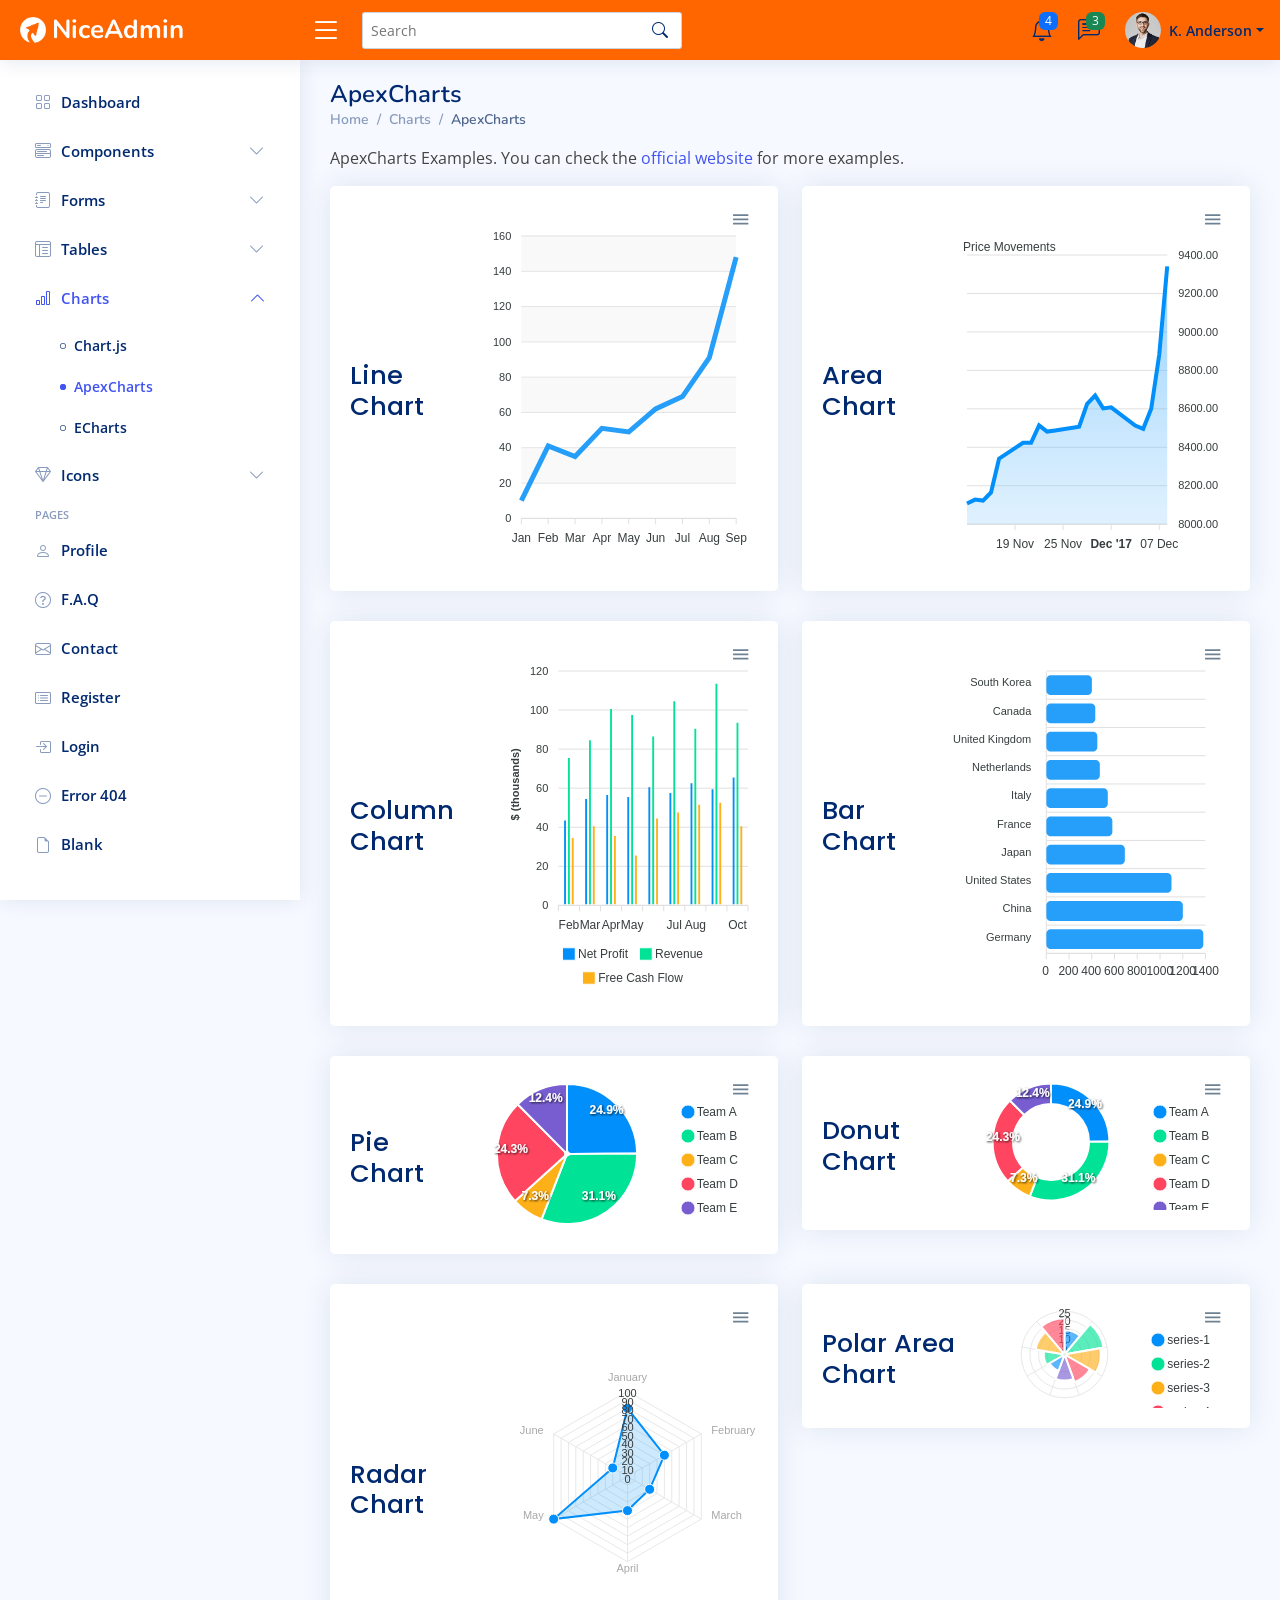
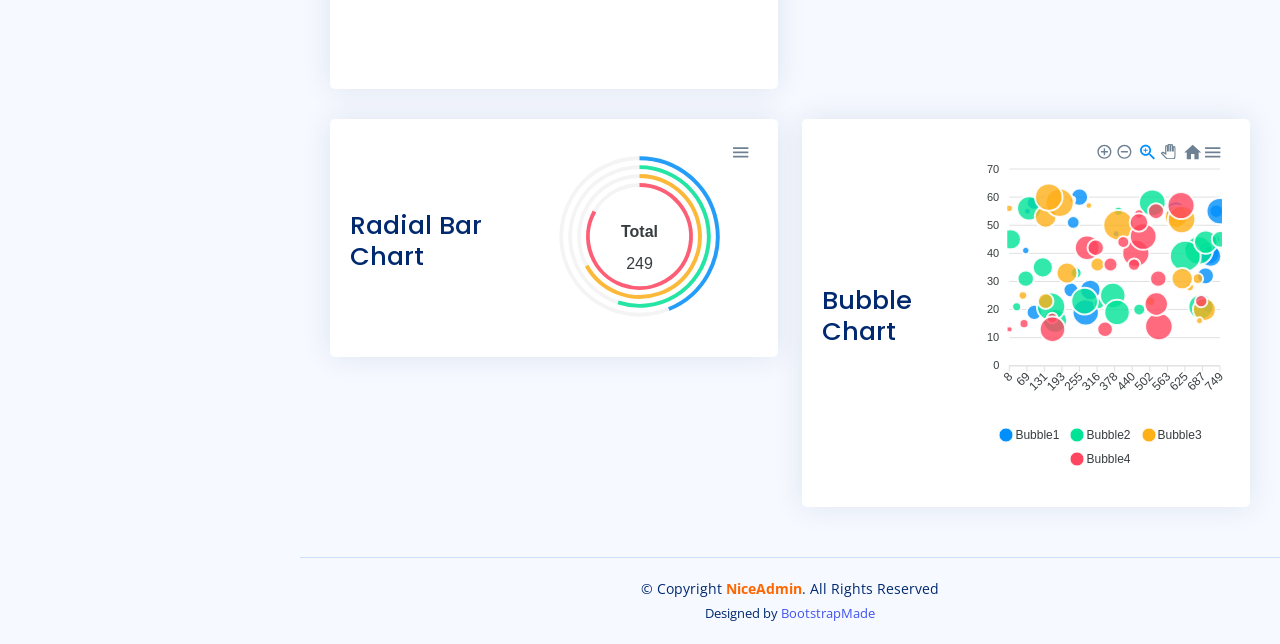
<file: charts-apexcharts.html>
<!DOCTYPE html>
<html lang="en">

<head>
  <meta charset="utf-8">
  <meta content="width=device-width, initial-scale=1.0" name="viewport">

  <title>Charts / ApexCharts - NiceAdmin Bootstrap Template</title>
  <meta content="" name="description">
  <meta content="" name="keywords">

  <!-- Favicons -->
  <link href="assets/img/favicon.png" rel="icon">
  <link href="assets/img/apple-touch-icon.png" rel="apple-touch-icon">

  <!-- Google Fonts -->
  <link href="https://fonts.gstatic.com" rel="preconnect">
  <link href="https://fonts.googleapis.com/css?family=Open+Sans:300,300i,400,400i,600,600i,700,700i|Nunito:300,300i,400,400i,600,600i,700,700i|Poppins:300,300i,400,400i,500,500i,600,600i,700,700i" rel="stylesheet">

  <!-- Vendor CSS Files -->
  <link href="assets/vendor/bootstrap/css/bootstrap.min.css" rel="stylesheet">
  <link href="assets/vendor/bootstrap-icons/bootstrap-icons.css" rel="stylesheet">
  <link href="assets/vendor/boxicons/css/boxicons.min.css" rel="stylesheet">
  <link href="assets/vendor/quill/quill.snow.css" rel="stylesheet">
  <link href="assets/vendor/quill/quill.bubble.css" rel="stylesheet">
  <link href="assets/vendor/remixicon/remixicon.css" rel="stylesheet">
  <link href="assets/vendor/simple-datatables/style.css" rel="stylesheet">

  <!-- Template Main CSS File -->
  <link href="assets/css/style.css" rel="stylesheet">

  <!-- =======================================================
  * Template Name: NiceAdmin
  * Template URL: https://bootstrapmade.com/nice-admin-bootstrap-admin-html-template/
  * Updated: Apr 20 2024 with Bootstrap v5.3.3
  * Author: BootstrapMade.com
  * License: https://bootstrapmade.com/license/
  ======================================================== -->
</head>

<body>

  <!-- ======= Header ======= -->
  <header id="header" class="header fixed-top d-flex align-items-center">

    <div class="d-flex align-items-center justify-content-between">
      <a href="index.html" class="logo d-flex align-items-center">
        <img src="assets/img/logo.png" alt="">
        <span class="d-none d-lg-block">NiceAdmin</span>
      </a>
      <i class="bi bi-list toggle-sidebar-btn"></i>
    </div><!-- End Logo -->

    <div class="search-bar">
      <form class="search-form d-flex align-items-center" method="POST" action="#">
        <input type="text" name="query" placeholder="Search" title="Enter search keyword">
        <button type="submit" title="Search"><i class="bi bi-search"></i></button>
      </form>
    </div><!-- End Search Bar -->

    <nav class="header-nav ms-auto">
      <ul class="d-flex align-items-center">

        <li class="nav-item d-block d-lg-none">
          <a class="nav-link nav-icon search-bar-toggle " href="#">
            <i class="bi bi-search"></i>
          </a>
        </li><!-- End Search Icon-->

        <li class="nav-item dropdown">

          <a class="nav-link nav-icon" href="#" data-bs-toggle="dropdown">
            <i class="bi bi-bell"></i>
            <span class="badge bg-primary badge-number">4</span>
          </a><!-- End Notification Icon -->

          <ul class="dropdown-menu dropdown-menu-end dropdown-menu-arrow notifications">
            <li class="dropdown-header">
              You have 4 new notifications
              <a href="#"><span class="badge rounded-pill bg-primary p-2 ms-2">View all</span></a>
            </li>
            <li>
              <hr class="dropdown-divider">
            </li>

            <li class="notification-item">
              <i class="bi bi-exclamation-circle text-warning"></i>
              <div>
                <h4>Lorem Ipsum</h4>
                <p>Quae dolorem earum veritatis oditseno</p>
                <p>30 min. ago</p>
              </div>
            </li>

            <li>
              <hr class="dropdown-divider">
            </li>

            <li class="notification-item">
              <i class="bi bi-x-circle text-danger"></i>
              <div>
                <h4>Atque rerum nesciunt</h4>
                <p>Quae dolorem earum veritatis oditseno</p>
                <p>1 hr. ago</p>
              </div>
            </li>

            <li>
              <hr class="dropdown-divider">
            </li>

            <li class="notification-item">
              <i class="bi bi-check-circle text-success"></i>
              <div>
                <h4>Sit rerum fuga</h4>
                <p>Quae dolorem earum veritatis oditseno</p>
                <p>2 hrs. ago</p>
              </div>
            </li>

            <li>
              <hr class="dropdown-divider">
            </li>

            <li class="notification-item">
              <i class="bi bi-info-circle text-primary"></i>
              <div>
                <h4>Dicta reprehenderit</h4>
                <p>Quae dolorem earum veritatis oditseno</p>
                <p>4 hrs. ago</p>
              </div>
            </li>

            <li>
              <hr class="dropdown-divider">
            </li>
            <li class="dropdown-footer">
              <a href="#">Show all notifications</a>
            </li>

          </ul><!-- End Notification Dropdown Items -->

        </li><!-- End Notification Nav -->

        <li class="nav-item dropdown">

          <a class="nav-link nav-icon" href="#" data-bs-toggle="dropdown">
            <i class="bi bi-chat-left-text"></i>
            <span class="badge bg-success badge-number">3</span>
          </a><!-- End Messages Icon -->

          <ul class="dropdown-menu dropdown-menu-end dropdown-menu-arrow messages">
            <li class="dropdown-header">
              You have 3 new messages
              <a href="#"><span class="badge rounded-pill bg-primary p-2 ms-2">View all</span></a>
            </li>
            <li>
              <hr class="dropdown-divider">
            </li>

            <li class="message-item">
              <a href="#">
                <img src="assets/img/messages-1.jpg" alt="" class="rounded-circle">
                <div>
                  <h4>Maria Hudson</h4>
                  <p>Velit asperiores et ducimus soluta repudiandae labore officia est ut...</p>
                  <p>4 hrs. ago</p>
                </div>
              </a>
            </li>
            <li>
              <hr class="dropdown-divider">
            </li>

            <li class="message-item">
              <a href="#">
                <img src="assets/img/messages-2.jpg" alt="" class="rounded-circle">
                <div>
                  <h4>Anna Nelson</h4>
                  <p>Velit asperiores et ducimus soluta repudiandae labore officia est ut...</p>
                  <p>6 hrs. ago</p>
                </div>
              </a>
            </li>
            <li>
              <hr class="dropdown-divider">
            </li>

            <li class="message-item">
              <a href="#">
                <img src="assets/img/messages-3.jpg" alt="" class="rounded-circle">
                <div>
                  <h4>David Muldon</h4>
                  <p>Velit asperiores et ducimus soluta repudiandae labore officia est ut...</p>
                  <p>8 hrs. ago</p>
                </div>
              </a>
            </li>
            <li>
              <hr class="dropdown-divider">
            </li>

            <li class="dropdown-footer">
              <a href="#">Show all messages</a>
            </li>

          </ul><!-- End Messages Dropdown Items -->

        </li><!-- End Messages Nav -->

        <li class="nav-item dropdown pe-3">

          <a class="nav-link nav-profile d-flex align-items-center pe-0" href="#" data-bs-toggle="dropdown">
            <img src="assets/img/profile-img.jpg" alt="Profile" class="rounded-circle">
            <span class="d-none d-md-block dropdown-toggle ps-2">K. Anderson</span>
          </a><!-- End Profile Iamge Icon -->

          <ul class="dropdown-menu dropdown-menu-end dropdown-menu-arrow profile">
            <li class="dropdown-header">
              <h6>Kevin Anderson</h6>
              <span>Web Designer</span>
            </li>
            <li>
              <hr class="dropdown-divider">
            </li>

            <li>
              <a class="dropdown-item d-flex align-items-center" href="users-profile.html">
                <i class="bi bi-person"></i>
                <span>My Profile</span>
              </a>
            </li>
            <li>
              <hr class="dropdown-divider">
            </li>

            <li>
              <a class="dropdown-item d-flex align-items-center" href="users-profile.html">
                <i class="bi bi-gear"></i>
                <span>Account Settings</span>
              </a>
            </li>
            <li>
              <hr class="dropdown-divider">
            </li>

            <li>
              <a class="dropdown-item d-flex align-items-center" href="pages-faq.html">
                <i class="bi bi-question-circle"></i>
                <span>Need Help?</span>
              </a>
            </li>
            <li>
              <hr class="dropdown-divider">
            </li>

            <li>
              <a class="dropdown-item d-flex align-items-center" href="#">
                <i class="bi bi-box-arrow-right"></i>
                <span>Sign Out</span>
              </a>
            </li>

          </ul><!-- End Profile Dropdown Items -->
        </li><!-- End Profile Nav -->

      </ul>
    </nav><!-- End Icons Navigation -->

  </header><!-- End Header -->

  <!-- ======= Sidebar ======= -->
  <aside id="sidebar" class="sidebar">

    <ul class="sidebar-nav" id="sidebar-nav">

      <li class="nav-item">
        <a class="nav-link collapsed" href="index.html">
          <i class="bi bi-grid"></i>
          <span>Dashboard</span>
        </a>
      </li><!-- End Dashboard Nav -->

      <li class="nav-item">
        <a class="nav-link collapsed" data-bs-target="#components-nav" data-bs-toggle="collapse" href="#">
          <i class="bi bi-menu-button-wide"></i><span>Components</span><i class="bi bi-chevron-down ms-auto"></i>
        </a>
        <ul id="components-nav" class="nav-content collapse " data-bs-parent="#sidebar-nav">
          <li>
            <a href="components-alerts.html">
              <i class="bi bi-circle"></i><span>Alerts</span>
            </a>
          </li>
          <li>
            <a href="components-accordion.html">
              <i class="bi bi-circle"></i><span>Accordion</span>
            </a>
          </li>
          <li>
            <a href="components-badges.html">
              <i class="bi bi-circle"></i><span>Badges</span>
            </a>
          </li>
          <li>
            <a href="components-breadcrumbs.html">
              <i class="bi bi-circle"></i><span>Breadcrumbs</span>
            </a>
          </li>
          <li>
            <a href="components-buttons.html">
              <i class="bi bi-circle"></i><span>Buttons</span>
            </a>
          </li>
          <li>
            <a href="components-cards.html">
              <i class="bi bi-circle"></i><span>Cards</span>
            </a>
          </li>
          <li>
            <a href="components-carousel.html">
              <i class="bi bi-circle"></i><span>Carousel</span>
            </a>
          </li>
          <li>
            <a href="components-list-group.html">
              <i class="bi bi-circle"></i><span>List group</span>
            </a>
          </li>
          <li>
            <a href="components-modal.html">
              <i class="bi bi-circle"></i><span>Modal</span>
            </a>
          </li>
          <li>
            <a href="components-tabs.html">
              <i class="bi bi-circle"></i><span>Tabs</span>
            </a>
          </li>
          <li>
            <a href="components-pagination.html">
              <i class="bi bi-circle"></i><span>Pagination</span>
            </a>
          </li>
          <li>
            <a href="components-progress.html">
              <i class="bi bi-circle"></i><span>Progress</span>
            </a>
          </li>
          <li>
            <a href="components-spinners.html">
              <i class="bi bi-circle"></i><span>Spinners</span>
            </a>
          </li>
          <li>
            <a href="components-tooltips.html">
              <i class="bi bi-circle"></i><span>Tooltips</span>
            </a>
          </li>
        </ul>
      </li><!-- End Components Nav -->

      <li class="nav-item">
        <a class="nav-link collapsed" data-bs-target="#forms-nav" data-bs-toggle="collapse" href="#">
          <i class="bi bi-journal-text"></i><span>Forms</span><i class="bi bi-chevron-down ms-auto"></i>
        </a>
        <ul id="forms-nav" class="nav-content collapse " data-bs-parent="#sidebar-nav">
          <li>
            <a href="forms-elements.html">
              <i class="bi bi-circle"></i><span>Form Elements</span>
            </a>
          </li>
          <li>
            <a href="forms-layouts.html">
              <i class="bi bi-circle"></i><span>Form Layouts</span>
            </a>
          </li>
          <li>
            <a href="forms-editors.html">
              <i class="bi bi-circle"></i><span>Form Editors</span>
            </a>
          </li>
          <li>
            <a href="forms-validation.html">
              <i class="bi bi-circle"></i><span>Form Validation</span>
            </a>
          </li>
        </ul>
      </li><!-- End Forms Nav -->

      <li class="nav-item">
        <a class="nav-link collapsed" data-bs-target="#tables-nav" data-bs-toggle="collapse" href="#">
          <i class="bi bi-layout-text-window-reverse"></i><span>Tables</span><i class="bi bi-chevron-down ms-auto"></i>
        </a>
        <ul id="tables-nav" class="nav-content collapse " data-bs-parent="#sidebar-nav">
          <li>
            <a href="tables-general.html">
              <i class="bi bi-circle"></i><span>General Tables</span>
            </a>
          </li>
          <li>
            <a href="tables-data.html">
              <i class="bi bi-circle"></i><span>Data Tables</span>
            </a>
          </li>
        </ul>
      </li><!-- End Tables Nav -->

      <li class="nav-item">
        <a class="nav-link " data-bs-target="#charts-nav" data-bs-toggle="collapse" href="#">
          <i class="bi bi-bar-chart"></i><span>Charts</span><i class="bi bi-chevron-down ms-auto"></i>
        </a>
        <ul id="charts-nav" class="nav-content collapse show" data-bs-parent="#sidebar-nav">
          <li>
            <a href="charts-chartjs.html">
              <i class="bi bi-circle"></i><span>Chart.js</span>
            </a>
          </li>
          <li>
            <a href="charts-apexcharts.html" class="active">
              <i class="bi bi-circle"></i><span>ApexCharts</span>
            </a>
          </li>
          <li>
            <a href="charts-echarts.html">
              <i class="bi bi-circle"></i><span>ECharts</span>
            </a>
          </li>
        </ul>
      </li><!-- End Charts Nav -->

      <li class="nav-item">
        <a class="nav-link collapsed" data-bs-target="#icons-nav" data-bs-toggle="collapse" href="#">
          <i class="bi bi-gem"></i><span>Icons</span><i class="bi bi-chevron-down ms-auto"></i>
        </a>
        <ul id="icons-nav" class="nav-content collapse " data-bs-parent="#sidebar-nav">
          <li>
            <a href="icons-bootstrap.html">
              <i class="bi bi-circle"></i><span>Bootstrap Icons</span>
            </a>
          </li>
          <li>
            <a href="icons-remix.html">
              <i class="bi bi-circle"></i><span>Remix Icons</span>
            </a>
          </li>
          <li>
            <a href="icons-boxicons.html">
              <i class="bi bi-circle"></i><span>Boxicons</span>
            </a>
          </li>
        </ul>
      </li><!-- End Icons Nav -->

      <li class="nav-heading">Pages</li>

      <li class="nav-item">
        <a class="nav-link collapsed" href="users-profile.html">
          <i class="bi bi-person"></i>
          <span>Profile</span>
        </a>
      </li><!-- End Profile Page Nav -->

      <li class="nav-item">
        <a class="nav-link collapsed" href="pages-faq.html">
          <i class="bi bi-question-circle"></i>
          <span>F.A.Q</span>
        </a>
      </li><!-- End F.A.Q Page Nav -->

      <li class="nav-item">
        <a class="nav-link collapsed" href="pages-contact.html">
          <i class="bi bi-envelope"></i>
          <span>Contact</span>
        </a>
      </li><!-- End Contact Page Nav -->

      <li class="nav-item">
        <a class="nav-link collapsed" href="pages-register.html">
          <i class="bi bi-card-list"></i>
          <span>Register</span>
        </a>
      </li><!-- End Register Page Nav -->

      <li class="nav-item">
        <a class="nav-link collapsed" href="pages-login.html">
          <i class="bi bi-box-arrow-in-right"></i>
          <span>Login</span>
        </a>
      </li><!-- End Login Page Nav -->

      <li class="nav-item">
        <a class="nav-link collapsed" href="pages-error-404.html">
          <i class="bi bi-dash-circle"></i>
          <span>Error 404</span>
        </a>
      </li><!-- End Error 404 Page Nav -->

      <li class="nav-item">
        <a class="nav-link collapsed" href="pages-blank.html">
          <i class="bi bi-file-earmark"></i>
          <span>Blank</span>
        </a>
      </li><!-- End Blank Page Nav -->

    </ul>

  </aside><!-- End Sidebar-->

  <main id="main" class="main">

    <div class="pagetitle">
      <h1>ApexCharts</h1>
      <nav>
        <ol class="breadcrumb">
          <li class="breadcrumb-item"><a href="index.html">Home</a></li>
          <li class="breadcrumb-item">Charts</li>
          <li class="breadcrumb-item active">ApexCharts</li>
        </ol>
      </nav>
    </div><!-- End Page Title -->

    <p>ApexCharts Examples. You can check the <a href="https://apexcharts.com/javascript-chart-demos/" target="_blank">official website</a> for more examples.</p>

    <section class="section">
      <div class="row">

        <div class="col-lg-6">
          <div class="card">
            <div class="card-body">
              <h5 class="card-title">Line Chart</h5>

              <!-- Line Chart -->
              <div id="lineChart"></div>

              <script>
                document.addEventListener("DOMContentLoaded", () => {
                  new ApexCharts(document.querySelector("#lineChart"), {
                    series: [{
                      name: "Desktops",
                      data: [10, 41, 35, 51, 49, 62, 69, 91, 148]
                    }],
                    chart: {
                      height: 350,
                      type: 'line',
                      zoom: {
                        enabled: false
                      }
                    },
                    dataLabels: {
                      enabled: false
                    },
                    stroke: {
                      curve: 'straight'
                    },
                    grid: {
                      row: {
                        colors: ['#f3f3f3', 'transparent'], // takes an array which will be repeated on columns
                        opacity: 0.5
                      },
                    },
                    xaxis: {
                      categories: ['Jan', 'Feb', 'Mar', 'Apr', 'May', 'Jun', 'Jul', 'Aug', 'Sep'],
                    }
                  }).render();
                });
              </script>
              <!-- End Line Chart -->

            </div>
          </div>
        </div>

        <div class="col-lg-6">
          <div class="card">
            <div class="card-body">
              <h5 class="card-title">Area Chart</h5>

              <!-- Area Chart -->
              <div id="areaChart"></div>

              <script>
                document.addEventListener("DOMContentLoaded", () => {
                  const series = {
                    "monthDataSeries1": {
                      "prices": [
                        8107.85,
                        8128.0,
                        8122.9,
                        8165.5,
                        8340.7,
                        8423.7,
                        8423.5,
                        8514.3,
                        8481.85,
                        8487.7,
                        8506.9,
                        8626.2,
                        8668.95,
                        8602.3,
                        8607.55,
                        8512.9,
                        8496.25,
                        8600.65,
                        8881.1,
                        9340.85
                      ],
                      "dates": [
                        "13 Nov 2017",
                        "14 Nov 2017",
                        "15 Nov 2017",
                        "16 Nov 2017",
                        "17 Nov 2017",
                        "20 Nov 2017",
                        "21 Nov 2017",
                        "22 Nov 2017",
                        "23 Nov 2017",
                        "24 Nov 2017",
                        "27 Nov 2017",
                        "28 Nov 2017",
                        "29 Nov 2017",
                        "30 Nov 2017",
                        "01 Dec 2017",
                        "04 Dec 2017",
                        "05 Dec 2017",
                        "06 Dec 2017",
                        "07 Dec 2017",
                        "08 Dec 2017"
                      ]
                    },
                    "monthDataSeries2": {
                      "prices": [
                        8423.7,
                        8423.5,
                        8514.3,
                        8481.85,
                        8487.7,
                        8506.9,
                        8626.2,
                        8668.95,
                        8602.3,
                        8607.55,
                        8512.9,
                        8496.25,
                        8600.65,
                        8881.1,
                        9040.85,
                        8340.7,
                        8165.5,
                        8122.9,
                        8107.85,
                        8128.0
                      ],
                      "dates": [
                        "13 Nov 2017",
                        "14 Nov 2017",
                        "15 Nov 2017",
                        "16 Nov 2017",
                        "17 Nov 2017",
                        "20 Nov 2017",
                        "21 Nov 2017",
                        "22 Nov 2017",
                        "23 Nov 2017",
                        "24 Nov 2017",
                        "27 Nov 2017",
                        "28 Nov 2017",
                        "29 Nov 2017",
                        "30 Nov 2017",
                        "01 Dec 2017",
                        "04 Dec 2017",
                        "05 Dec 2017",
                        "06 Dec 2017",
                        "07 Dec 2017",
                        "08 Dec 2017"
                      ]
                    },
                    "monthDataSeries3": {
                      "prices": [
                        7114.25,
                        7126.6,
                        7116.95,
                        7203.7,
                        7233.75,
                        7451.0,
                        7381.15,
                        7348.95,
                        7347.75,
                        7311.25,
                        7266.4,
                        7253.25,
                        7215.45,
                        7266.35,
                        7315.25,
                        7237.2,
                        7191.4,
                        7238.95,
                        7222.6,
                        7217.9,
                        7359.3,
                        7371.55,
                        7371.15,
                        7469.2,
                        7429.25,
                        7434.65,
                        7451.1,
                        7475.25,
                        7566.25,
                        7556.8,
                        7525.55,
                        7555.45,
                        7560.9,
                        7490.7,
                        7527.6,
                        7551.9,
                        7514.85,
                        7577.95,
                        7592.3,
                        7621.95,
                        7707.95,
                        7859.1,
                        7815.7,
                        7739.0,
                        7778.7,
                        7839.45,
                        7756.45,
                        7669.2,
                        7580.45,
                        7452.85,
                        7617.25,
                        7701.6,
                        7606.8,
                        7620.05,
                        7513.85,
                        7498.45,
                        7575.45,
                        7601.95,
                        7589.1,
                        7525.85,
                        7569.5,
                        7702.5,
                        7812.7,
                        7803.75,
                        7816.3,
                        7851.15,
                        7912.2,
                        7972.8,
                        8145.0,
                        8161.1,
                        8121.05,
                        8071.25,
                        8088.2,
                        8154.45,
                        8148.3,
                        8122.05,
                        8132.65,
                        8074.55,
                        7952.8,
                        7885.55,
                        7733.9,
                        7897.15,
                        7973.15,
                        7888.5,
                        7842.8,
                        7838.4,
                        7909.85,
                        7892.75,
                        7897.75,
                        7820.05,
                        7904.4,
                        7872.2,
                        7847.5,
                        7849.55,
                        7789.6,
                        7736.35,
                        7819.4,
                        7875.35,
                        7871.8,
                        8076.5,
                        8114.8,
                        8193.55,
                        8217.1,
                        8235.05,
                        8215.3,
                        8216.4,
                        8301.55,
                        8235.25,
                        8229.75,
                        8201.95,
                        8164.95,
                        8107.85,
                        8128.0,
                        8122.9,
                        8165.5,
                        8340.7,
                        8423.7,
                        8423.5,
                        8514.3,
                        8481.85,
                        8487.7,
                        8506.9,
                        8626.2
                      ],
                      "dates": [
                        "02 Jun 2017",
                        "05 Jun 2017",
                        "06 Jun 2017",
                        "07 Jun 2017",
                        "08 Jun 2017",
                        "09 Jun 2017",
                        "12 Jun 2017",
                        "13 Jun 2017",
                        "14 Jun 2017",
                        "15 Jun 2017",
                        "16 Jun 2017",
                        "19 Jun 2017",
                        "20 Jun 2017",
                        "21 Jun 2017",
                        "22 Jun 2017",
                        "23 Jun 2017",
                        "27 Jun 2017",
                        "28 Jun 2017",
                        "29 Jun 2017",
                        "30 Jun 2017",
                        "03 Jul 2017",
                        "04 Jul 2017",
                        "05 Jul 2017",
                        "06 Jul 2017",
                        "07 Jul 2017",
                        "10 Jul 2017",
                        "11 Jul 2017",
                        "12 Jul 2017",
                        "13 Jul 2017",
                        "14 Jul 2017",
                        "17 Jul 2017",
                        "18 Jul 2017",
                        "19 Jul 2017",
                        "20 Jul 2017",
                        "21 Jul 2017",
                        "24 Jul 2017",
                        "25 Jul 2017",
                        "26 Jul 2017",
                        "27 Jul 2017",
                        "28 Jul 2017",
                        "31 Jul 2017",
                        "01 Aug 2017",
                        "02 Aug 2017",
                        "03 Aug 2017",
                        "04 Aug 2017",
                        "07 Aug 2017",
                        "08 Aug 2017",
                        "09 Aug 2017",
                        "10 Aug 2017",
                        "11 Aug 2017",
                        "14 Aug 2017",
                        "16 Aug 2017",
                        "17 Aug 2017",
                        "18 Aug 2017",
                        "21 Aug 2017",
                        "22 Aug 2017",
                        "23 Aug 2017",
                        "24 Aug 2017",
                        "28 Aug 2017",
                        "29 Aug 2017",
                        "30 Aug 2017",
                        "31 Aug 2017",
                        "01 Sep 2017",
                        "04 Sep 2017",
                        "05 Sep 2017",
                        "06 Sep 2017",
                        "07 Sep 2017",
                        "08 Sep 2017",
                        "11 Sep 2017",
                        "12 Sep 2017",
                        "13 Sep 2017",
                        "14 Sep 2017",
                        "15 Sep 2017",
                        "18 Sep 2017",
                        "19 Sep 2017",
                        "20 Sep 2017",
                        "21 Sep 2017",
                        "22 Sep 2017",
                        "25 Sep 2017",
                        "26 Sep 2017",
                        "27 Sep 2017",
                        "28 Sep 2017",
                        "29 Sep 2017",
                        "03 Oct 2017",
                        "04 Oct 2017",
                        "05 Oct 2017",
                        "06 Oct 2017",
                        "09 Oct 2017",
                        "10 Oct 2017",
                        "11 Oct 2017",
                        "12 Oct 2017",
                        "13 Oct 2017",
                        "16 Oct 2017",
                        "17 Oct 2017",
                        "18 Oct 2017",
                        "19 Oct 2017",
                        "23 Oct 2017",
                        "24 Oct 2017",
                        "25 Oct 2017",
                        "26 Oct 2017",
                        "27 Oct 2017",
                        "30 Oct 2017",
                        "31 Oct 2017",
                        "01 Nov 2017",
                        "02 Nov 2017",
                        "03 Nov 2017",
                        "06 Nov 2017",
                        "07 Nov 2017",
                        "08 Nov 2017",
                        "09 Nov 2017",
                        "10 Nov 2017",
                        "13 Nov 2017",
                        "14 Nov 2017",
                        "15 Nov 2017",
                        "16 Nov 2017",
                        "17 Nov 2017",
                        "20 Nov 2017",
                        "21 Nov 2017",
                        "22 Nov 2017",
                        "23 Nov 2017",
                        "24 Nov 2017",
                        "27 Nov 2017",
                        "28 Nov 2017"
                      ]
                    }
                  }
                  new ApexCharts(document.querySelector("#areaChart"), {
                    series: [{
                      name: "STOCK ABC",
                      data: series.monthDataSeries1.prices
                    }],
                    chart: {
                      type: 'area',
                      height: 350,
                      zoom: {
                        enabled: false
                      }
                    },
                    dataLabels: {
                      enabled: false
                    },
                    stroke: {
                      curve: 'straight'
                    },
                    subtitle: {
                      text: 'Price Movements',
                      align: 'left'
                    },
                    labels: series.monthDataSeries1.dates,
                    xaxis: {
                      type: 'datetime',
                    },
                    yaxis: {
                      opposite: true
                    },
                    legend: {
                      horizontalAlign: 'left'
                    }
                  }).render();
                });
              </script>
              <!-- End Area Chart -->

            </div>
          </div>
        </div>

        <div class="col-lg-6">
          <div class="card">
            <div class="card-body">
              <h5 class="card-title">Column Chart</h5>

              <!-- Column Chart -->
              <div id="columnChart"></div>

              <script>
                document.addEventListener("DOMContentLoaded", () => {
                  new ApexCharts(document.querySelector("#columnChart"), {
                    series: [{
                      name: 'Net Profit',
                      data: [44, 55, 57, 56, 61, 58, 63, 60, 66]
                    }, {
                      name: 'Revenue',
                      data: [76, 85, 101, 98, 87, 105, 91, 114, 94]
                    }, {
                      name: 'Free Cash Flow',
                      data: [35, 41, 36, 26, 45, 48, 52, 53, 41]
                    }],
                    chart: {
                      type: 'bar',
                      height: 350
                    },
                    plotOptions: {
                      bar: {
                        horizontal: false,
                        columnWidth: '55%',
                        endingShape: 'rounded'
                      },
                    },
                    dataLabels: {
                      enabled: false
                    },
                    stroke: {
                      show: true,
                      width: 2,
                      colors: ['transparent']
                    },
                    xaxis: {
                      categories: ['Feb', 'Mar', 'Apr', 'May', 'Jun', 'Jul', 'Aug', 'Sep', 'Oct'],
                    },
                    yaxis: {
                      title: {
                        text: '$ (thousands)'
                      }
                    },
                    fill: {
                      opacity: 1
                    },
                    tooltip: {
                      y: {
                        formatter: function(val) {
                          return "$ " + val + " thousands"
                        }
                      }
                    }
                  }).render();
                });
              </script>
              <!-- End Column Chart -->

            </div>
          </div>
        </div>

        <div class="col-lg-6">
          <div class="card">
            <div class="card-body">
              <h5 class="card-title">Bar Chart</h5>

              <!-- Bar Chart -->
              <div id="barChart"></div>

              <script>
                document.addEventListener("DOMContentLoaded", () => {
                  new ApexCharts(document.querySelector("#barChart"), {
                    series: [{
                      data: [400, 430, 448, 470, 540, 580, 690, 1100, 1200, 1380]
                    }],
                    chart: {
                      type: 'bar',
                      height: 350
                    },
                    plotOptions: {
                      bar: {
                        borderRadius: 4,
                        horizontal: true,
                      }
                    },
                    dataLabels: {
                      enabled: false
                    },
                    xaxis: {
                      categories: ['South Korea', 'Canada', 'United Kingdom', 'Netherlands', 'Italy', 'France', 'Japan',
                        'United States', 'China', 'Germany'
                      ],
                    }
                  }).render();
                });
              </script>
              <!-- End Bar Chart -->

            </div>
          </div>
        </div>

        <div class="col-lg-6">
          <div class="card">
            <div class="card-body">
              <h5 class="card-title">Pie Chart</h5>

              <!-- Pie Chart -->
              <div id="pieChart"></div>

              <script>
                document.addEventListener("DOMContentLoaded", () => {
                  new ApexCharts(document.querySelector("#pieChart"), {
                    series: [44, 55, 13, 43, 22],
                    chart: {
                      height: 350,
                      type: 'pie',
                      toolbar: {
                        show: true
                      }
                    },
                    labels: ['Team A', 'Team B', 'Team C', 'Team D', 'Team E']
                  }).render();
                });
              </script>
              <!-- End Pie Chart -->

            </div>
          </div>
        </div>

        <div class="col-lg-6">
          <div class="card">
            <div class="card-body">
              <h5 class="card-title">Donut Chart</h5>

              <!-- Donut Chart -->
              <div id="donutChart"></div>

              <script>
                document.addEventListener("DOMContentLoaded", () => {
                  new ApexCharts(document.querySelector("#donutChart"), {
                    series: [44, 55, 13, 43, 22],
                    chart: {
                      height: 350,
                      type: 'donut',
                      toolbar: {
                        show: true
                      }
                    },
                    labels: ['Team A', 'Team B', 'Team C', 'Team D', 'Team E'],
                  }).render();
                });
              </script>
              <!-- End Donut Chart -->

            </div>
          </div>
        </div>

        <div class="col-lg-6">
          <div class="card">
            <div class="card-body">
              <h5 class="card-title">Radar Chart</h5>

              <!-- Radar Chart -->
              <div id="radarChart"></div>

              <script>
                document.addEventListener("DOMContentLoaded", () => {
                  new ApexCharts(document.querySelector("#radarChart"), {
                    series: [{
                      name: 'Series 1',
                      data: [80, 50, 30, 40, 100, 20],
                    }],
                    chart: {
                      height: 350,
                      type: 'radar',
                    },
                    xaxis: {
                      categories: ['January', 'February', 'March', 'April', 'May', 'June']
                    }
                  }).render();
                });
              </script>
              <!-- End Radar Chart -->

            </div>
          </div>
        </div>

        <div class="col-lg-6">
          <div class="card">
            <div class="card-body">
              <h5 class="card-title">Polar Area Chart</h5>

              <!-- Polar Area Chart -->
              <div id="polarAreaChart"></div>

              <script>
                document.addEventListener("DOMContentLoaded", () => {
                  new ApexCharts(document.querySelector("#polarAreaChart"), {
                    series: [14, 23, 21, 17, 15, 10, 12, 17, 21],
                    chart: {
                      type: 'polarArea',
                      height: 350,
                      toolbar: {
                        show: true
                      }
                    },
                    stroke: {
                      colors: ['#fff']
                    },
                    fill: {
                      opacity: 0.8
                    }
                  }).render();
                });
              </script>
              <!-- End Polar Area Chart -->

            </div>
          </div>
        </div>

        <div class="col-lg-6">
          <div class="card">
            <div class="card-body">
              <h5 class="card-title">Radial Bar Chart</h5>

              <!-- Radial Bar Chart -->
              <div id="radialBarChart"></div>

              <script>
                document.addEventListener("DOMContentLoaded", () => {
                  new ApexCharts(document.querySelector("#radialBarChart"), {
                    series: [44, 55, 67, 83],
                    chart: {
                      height: 350,
                      type: 'radialBar',
                      toolbar: {
                        show: true
                      }
                    },
                    plotOptions: {
                      radialBar: {
                        dataLabels: {
                          name: {
                            fontSize: '22px',
                          },
                          value: {
                            fontSize: '16px',
                          },
                          total: {
                            show: true,
                            label: 'Total',
                            formatter: function(w) {
                              // By default this function returns the average of all series. The below is just an example to show the use of custom formatter function
                              return 249
                            }
                          }
                        }
                      }
                    },
                    labels: ['Apples', 'Oranges', 'Bananas', 'Berries'],
                  }).render();
                });
              </script>
              <!-- End Radial Bar Chart -->

            </div>
          </div>
        </div>

        <div class="col-lg-6">
          <div class="card">
            <div class="card-body">
              <h5 class="card-title">Bubble Chart</h5>

              <!-- Bubble Chart -->
              <div id="bubbleChart"></div>

              <script>
                document.addEventListener("DOMContentLoaded", () => {
                  function generateData(baseval, count, yrange) {
                    var i = 0;
                    var series = [];
                    while (i < count) {
                      var x = Math.floor(Math.random() * (750 - 1 + 1)) + 1;;
                      var y = Math.floor(Math.random() * (yrange.max - yrange.min + 1)) + yrange.min;
                      var z = Math.floor(Math.random() * (75 - 15 + 1)) + 15;
                      series.push([x, y, z]);
                      baseval += 86400000;
                      i++;
                    }
                    return series;
                  }
                  new ApexCharts(document.querySelector("#bubbleChart"), {
                    series: [{
                        name: 'Bubble1',
                        data: generateData(new Date('11 Feb 2017 GMT').getTime(), 20, {
                          min: 10,
                          max: 60
                        })
                      },
                      {
                        name: 'Bubble2',
                        data: generateData(new Date('11 Feb 2017 GMT').getTime(), 20, {
                          min: 10,
                          max: 60
                        })
                      },
                      {
                        name: 'Bubble3',
                        data: generateData(new Date('11 Feb 2017 GMT').getTime(), 20, {
                          min: 10,
                          max: 60
                        })
                      },
                      {
                        name: 'Bubble4',
                        data: generateData(new Date('11 Feb 2017 GMT').getTime(), 20, {
                          min: 10,
                          max: 60
                        })
                      }
                    ],
                    chart: {
                      height: 333,
                      type: 'bubble',
                    },
                    dataLabels: {
                      enabled: false
                    },
                    fill: {
                      opacity: 0.8
                    },
                    xaxis: {
                      tickAmount: 12,
                      type: 'category',
                    },
                    yaxis: {
                      max: 70
                    }
                  }).render();
                });
              </script>
              <!-- End Bubble Chart -->

            </div>
          </div>
        </div>

      </div>
    </section>

  </main><!-- End #main -->

  <!-- ======= Footer ======= -->
  <footer id="footer" class="footer">
    <div class="copyright">
      &copy; Copyright <strong><span>NiceAdmin</span></strong>. All Rights Reserved
    </div>
    <div class="credits">
      <!-- All the links in the footer should remain intact. -->
      <!-- You can delete the links only if you purchased the pro version. -->
      <!-- Licensing information: https://bootstrapmade.com/license/ -->
      <!-- Purchase the pro version with working PHP/AJAX contact form: https://bootstrapmade.com/nice-admin-bootstrap-admin-html-template/ -->
      Designed by <a href="https://bootstrapmade.com/">BootstrapMade</a>
    </div>
  </footer><!-- End Footer -->

  <a href="#" class="back-to-top d-flex align-items-center justify-content-center"><i class="bi bi-arrow-up-short"></i></a>

  <!-- Vendor JS Files -->
  <script src="assets/vendor/apexcharts/apexcharts.min.js"></script>
  <script src="assets/vendor/bootstrap/js/bootstrap.bundle.min.js"></script>
  <script src="assets/vendor/chart.js/chart.umd.js"></script>
  <script src="assets/vendor/echarts/echarts.min.js"></script>
  <script src="assets/vendor/quill/quill.js"></script>
  <script src="assets/vendor/simple-datatables/simple-datatables.js"></script>
  <script src="assets/vendor/tinymce/tinymce.min.js"></script>
  <script src="assets/vendor/php-email-form/validate.js"></script>

  <!-- Template Main JS File -->
  <script src="assets/js/main.js"></script>

</body>

</html>
</file>
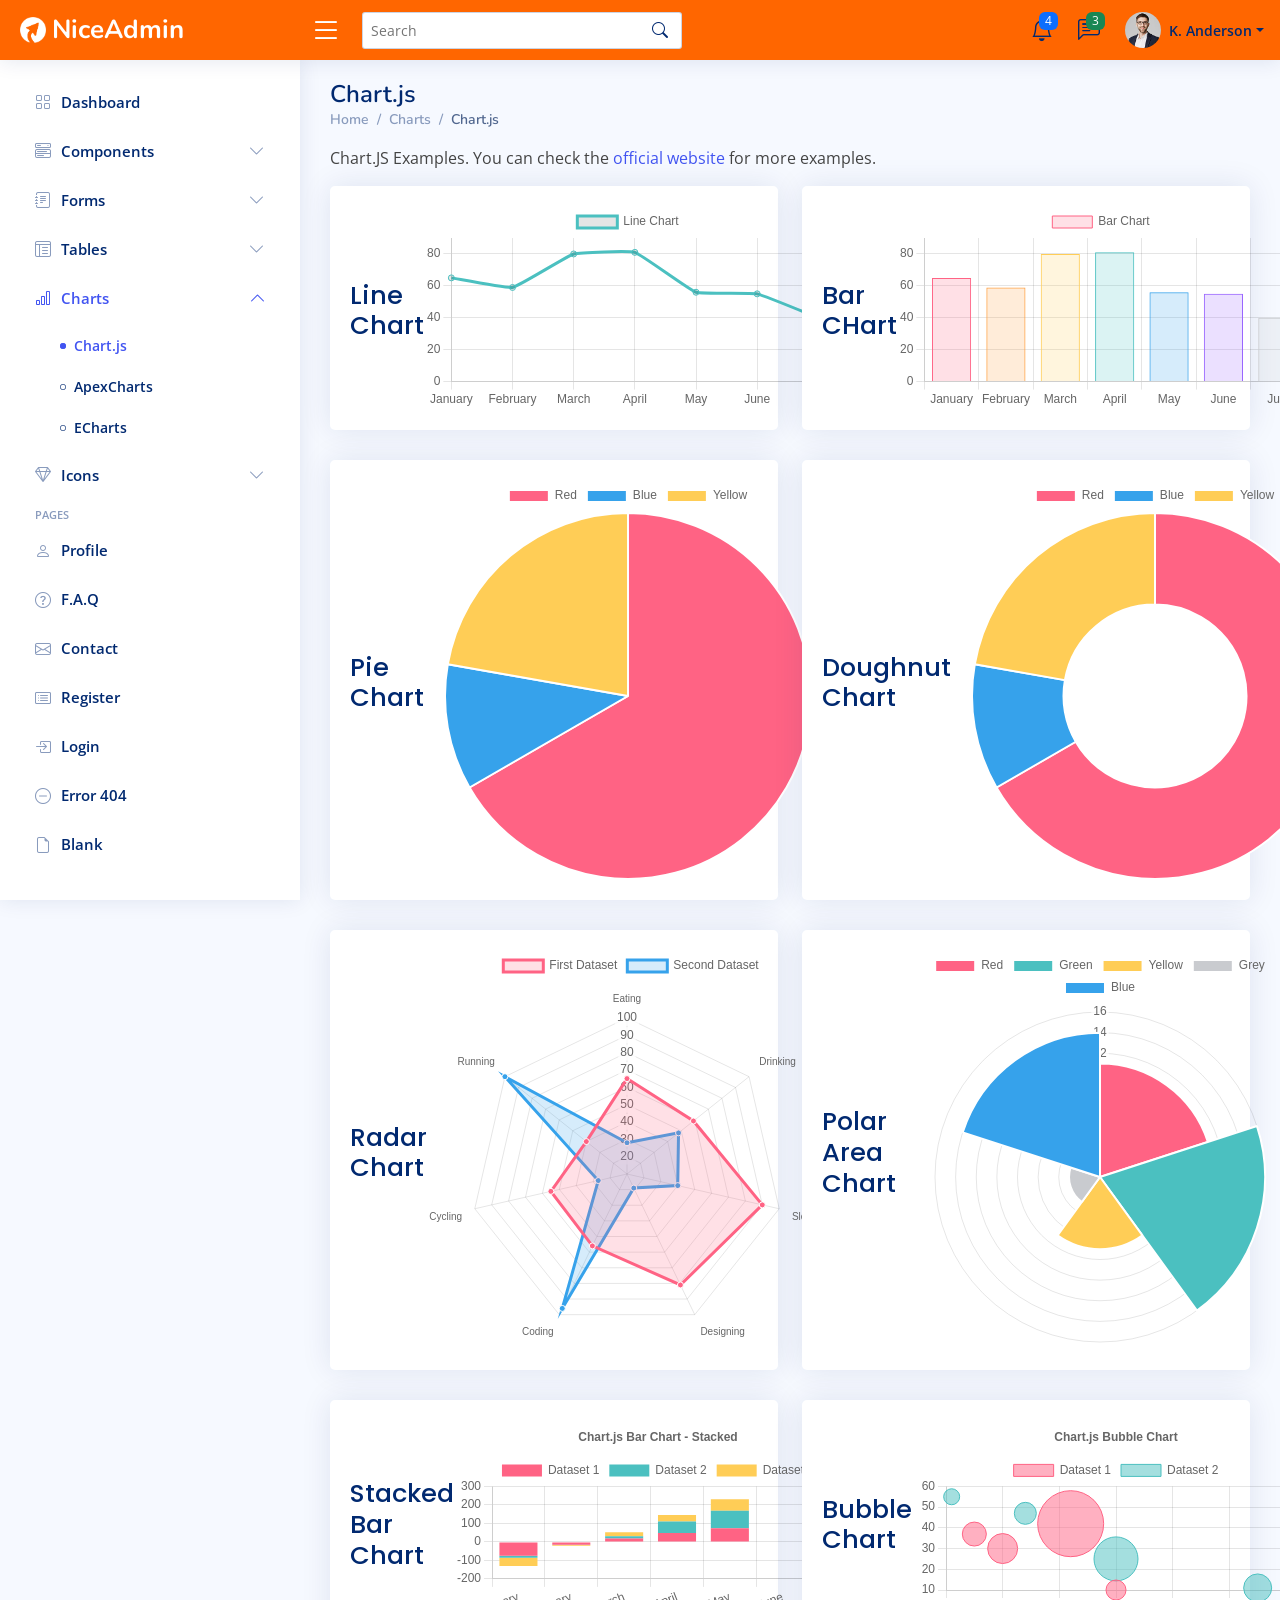
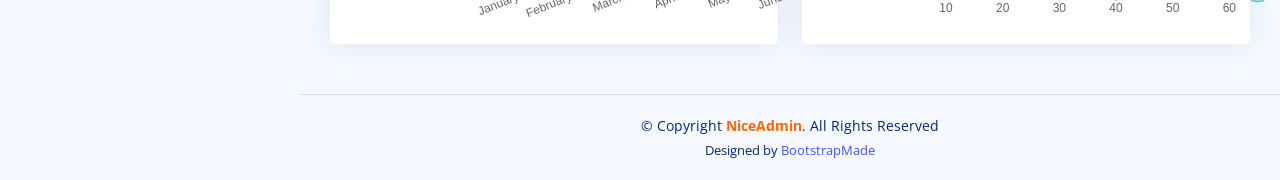
<file: charts-chartjs.html>
<!DOCTYPE html>
<html lang="en">

<head>
  <meta charset="utf-8">
  <meta content="width=device-width, initial-scale=1.0" name="viewport">

  <title>Charts / Chart.js - NiceAdmin Bootstrap Template</title>
  <meta content="" name="description">
  <meta content="" name="keywords">

  <!-- Favicons -->
  <link href="assets/img/favicon.png" rel="icon">
  <link href="assets/img/apple-touch-icon.png" rel="apple-touch-icon">

  <!-- Google Fonts -->
  <link href="https://fonts.gstatic.com" rel="preconnect">
  <link href="https://fonts.googleapis.com/css?family=Open+Sans:300,300i,400,400i,600,600i,700,700i|Nunito:300,300i,400,400i,600,600i,700,700i|Poppins:300,300i,400,400i,500,500i,600,600i,700,700i" rel="stylesheet">

  <!-- Vendor CSS Files -->
  <link href="assets/vendor/bootstrap/css/bootstrap.min.css" rel="stylesheet">
  <link href="assets/vendor/bootstrap-icons/bootstrap-icons.css" rel="stylesheet">
  <link href="assets/vendor/boxicons/css/boxicons.min.css" rel="stylesheet">
  <link href="assets/vendor/quill/quill.snow.css" rel="stylesheet">
  <link href="assets/vendor/quill/quill.bubble.css" rel="stylesheet">
  <link href="assets/vendor/remixicon/remixicon.css" rel="stylesheet">
  <link href="assets/vendor/simple-datatables/style.css" rel="stylesheet">

  <!-- Template Main CSS File -->
  <link href="assets/css/style.css" rel="stylesheet">

  <!-- =======================================================
  * Template Name: NiceAdmin
  * Template URL: https://bootstrapmade.com/nice-admin-bootstrap-admin-html-template/
  * Updated: Apr 20 2024 with Bootstrap v5.3.3
  * Author: BootstrapMade.com
  * License: https://bootstrapmade.com/license/
  ======================================================== -->
</head>

<body>

  <!-- ======= Header ======= -->
  <header id="header" class="header fixed-top d-flex align-items-center">

    <div class="d-flex align-items-center justify-content-between">
      <a href="index.html" class="logo d-flex align-items-center">
        <img src="assets/img/logo.png" alt="">
        <span class="d-none d-lg-block">NiceAdmin</span>
      </a>
      <i class="bi bi-list toggle-sidebar-btn"></i>
    </div><!-- End Logo -->

    <div class="search-bar">
      <form class="search-form d-flex align-items-center" method="POST" action="#">
        <input type="text" name="query" placeholder="Search" title="Enter search keyword">
        <button type="submit" title="Search"><i class="bi bi-search"></i></button>
      </form>
    </div><!-- End Search Bar -->

    <nav class="header-nav ms-auto">
      <ul class="d-flex align-items-center">

        <li class="nav-item d-block d-lg-none">
          <a class="nav-link nav-icon search-bar-toggle " href="#">
            <i class="bi bi-search"></i>
          </a>
        </li><!-- End Search Icon-->

        <li class="nav-item dropdown">

          <a class="nav-link nav-icon" href="#" data-bs-toggle="dropdown">
            <i class="bi bi-bell"></i>
            <span class="badge bg-primary badge-number">4</span>
          </a><!-- End Notification Icon -->

          <ul class="dropdown-menu dropdown-menu-end dropdown-menu-arrow notifications">
            <li class="dropdown-header">
              You have 4 new notifications
              <a href="#"><span class="badge rounded-pill bg-primary p-2 ms-2">View all</span></a>
            </li>
            <li>
              <hr class="dropdown-divider">
            </li>

            <li class="notification-item">
              <i class="bi bi-exclamation-circle text-warning"></i>
              <div>
                <h4>Lorem Ipsum</h4>
                <p>Quae dolorem earum veritatis oditseno</p>
                <p>30 min. ago</p>
              </div>
            </li>

            <li>
              <hr class="dropdown-divider">
            </li>

            <li class="notification-item">
              <i class="bi bi-x-circle text-danger"></i>
              <div>
                <h4>Atque rerum nesciunt</h4>
                <p>Quae dolorem earum veritatis oditseno</p>
                <p>1 hr. ago</p>
              </div>
            </li>

            <li>
              <hr class="dropdown-divider">
            </li>

            <li class="notification-item">
              <i class="bi bi-check-circle text-success"></i>
              <div>
                <h4>Sit rerum fuga</h4>
                <p>Quae dolorem earum veritatis oditseno</p>
                <p>2 hrs. ago</p>
              </div>
            </li>

            <li>
              <hr class="dropdown-divider">
            </li>

            <li class="notification-item">
              <i class="bi bi-info-circle text-primary"></i>
              <div>
                <h4>Dicta reprehenderit</h4>
                <p>Quae dolorem earum veritatis oditseno</p>
                <p>4 hrs. ago</p>
              </div>
            </li>

            <li>
              <hr class="dropdown-divider">
            </li>
            <li class="dropdown-footer">
              <a href="#">Show all notifications</a>
            </li>

          </ul><!-- End Notification Dropdown Items -->

        </li><!-- End Notification Nav -->

        <li class="nav-item dropdown">

          <a class="nav-link nav-icon" href="#" data-bs-toggle="dropdown">
            <i class="bi bi-chat-left-text"></i>
            <span class="badge bg-success badge-number">3</span>
          </a><!-- End Messages Icon -->

          <ul class="dropdown-menu dropdown-menu-end dropdown-menu-arrow messages">
            <li class="dropdown-header">
              You have 3 new messages
              <a href="#"><span class="badge rounded-pill bg-primary p-2 ms-2">View all</span></a>
            </li>
            <li>
              <hr class="dropdown-divider">
            </li>

            <li class="message-item">
              <a href="#">
                <img src="assets/img/messages-1.jpg" alt="" class="rounded-circle">
                <div>
                  <h4>Maria Hudson</h4>
                  <p>Velit asperiores et ducimus soluta repudiandae labore officia est ut...</p>
                  <p>4 hrs. ago</p>
                </div>
              </a>
            </li>
            <li>
              <hr class="dropdown-divider">
            </li>

            <li class="message-item">
              <a href="#">
                <img src="assets/img/messages-2.jpg" alt="" class="rounded-circle">
                <div>
                  <h4>Anna Nelson</h4>
                  <p>Velit asperiores et ducimus soluta repudiandae labore officia est ut...</p>
                  <p>6 hrs. ago</p>
                </div>
              </a>
            </li>
            <li>
              <hr class="dropdown-divider">
            </li>

            <li class="message-item">
              <a href="#">
                <img src="assets/img/messages-3.jpg" alt="" class="rounded-circle">
                <div>
                  <h4>David Muldon</h4>
                  <p>Velit asperiores et ducimus soluta repudiandae labore officia est ut...</p>
                  <p>8 hrs. ago</p>
                </div>
              </a>
            </li>
            <li>
              <hr class="dropdown-divider">
            </li>

            <li class="dropdown-footer">
              <a href="#">Show all messages</a>
            </li>

          </ul><!-- End Messages Dropdown Items -->

        </li><!-- End Messages Nav -->

        <li class="nav-item dropdown pe-3">

          <a class="nav-link nav-profile d-flex align-items-center pe-0" href="#" data-bs-toggle="dropdown">
            <img src="assets/img/profile-img.jpg" alt="Profile" class="rounded-circle">
            <span class="d-none d-md-block dropdown-toggle ps-2">K. Anderson</span>
          </a><!-- End Profile Iamge Icon -->

          <ul class="dropdown-menu dropdown-menu-end dropdown-menu-arrow profile">
            <li class="dropdown-header">
              <h6>Kevin Anderson</h6>
              <span>Web Designer</span>
            </li>
            <li>
              <hr class="dropdown-divider">
            </li>

            <li>
              <a class="dropdown-item d-flex align-items-center" href="users-profile.html">
                <i class="bi bi-person"></i>
                <span>My Profile</span>
              </a>
            </li>
            <li>
              <hr class="dropdown-divider">
            </li>

            <li>
              <a class="dropdown-item d-flex align-items-center" href="users-profile.html">
                <i class="bi bi-gear"></i>
                <span>Account Settings</span>
              </a>
            </li>
            <li>
              <hr class="dropdown-divider">
            </li>

            <li>
              <a class="dropdown-item d-flex align-items-center" href="pages-faq.html">
                <i class="bi bi-question-circle"></i>
                <span>Need Help?</span>
              </a>
            </li>
            <li>
              <hr class="dropdown-divider">
            </li>

            <li>
              <a class="dropdown-item d-flex align-items-center" href="#">
                <i class="bi bi-box-arrow-right"></i>
                <span>Sign Out</span>
              </a>
            </li>

          </ul><!-- End Profile Dropdown Items -->
        </li><!-- End Profile Nav -->

      </ul>
    </nav><!-- End Icons Navigation -->

  </header><!-- End Header -->

  <!-- ======= Sidebar ======= -->
  <aside id="sidebar" class="sidebar">

    <ul class="sidebar-nav" id="sidebar-nav">

      <li class="nav-item">
        <a class="nav-link collapsed" href="index.html">
          <i class="bi bi-grid"></i>
          <span>Dashboard</span>
        </a>
      </li><!-- End Dashboard Nav -->

      <li class="nav-item">
        <a class="nav-link collapsed" data-bs-target="#components-nav" data-bs-toggle="collapse" href="#">
          <i class="bi bi-menu-button-wide"></i><span>Components</span><i class="bi bi-chevron-down ms-auto"></i>
        </a>
        <ul id="components-nav" class="nav-content collapse " data-bs-parent="#sidebar-nav">
          <li>
            <a href="components-alerts.html">
              <i class="bi bi-circle"></i><span>Alerts</span>
            </a>
          </li>
          <li>
            <a href="components-accordion.html">
              <i class="bi bi-circle"></i><span>Accordion</span>
            </a>
          </li>
          <li>
            <a href="components-badges.html">
              <i class="bi bi-circle"></i><span>Badges</span>
            </a>
          </li>
          <li>
            <a href="components-breadcrumbs.html">
              <i class="bi bi-circle"></i><span>Breadcrumbs</span>
            </a>
          </li>
          <li>
            <a href="components-buttons.html">
              <i class="bi bi-circle"></i><span>Buttons</span>
            </a>
          </li>
          <li>
            <a href="components-cards.html">
              <i class="bi bi-circle"></i><span>Cards</span>
            </a>
          </li>
          <li>
            <a href="components-carousel.html">
              <i class="bi bi-circle"></i><span>Carousel</span>
            </a>
          </li>
          <li>
            <a href="components-list-group.html">
              <i class="bi bi-circle"></i><span>List group</span>
            </a>
          </li>
          <li>
            <a href="components-modal.html">
              <i class="bi bi-circle"></i><span>Modal</span>
            </a>
          </li>
          <li>
            <a href="components-tabs.html">
              <i class="bi bi-circle"></i><span>Tabs</span>
            </a>
          </li>
          <li>
            <a href="components-pagination.html">
              <i class="bi bi-circle"></i><span>Pagination</span>
            </a>
          </li>
          <li>
            <a href="components-progress.html">
              <i class="bi bi-circle"></i><span>Progress</span>
            </a>
          </li>
          <li>
            <a href="components-spinners.html">
              <i class="bi bi-circle"></i><span>Spinners</span>
            </a>
          </li>
          <li>
            <a href="components-tooltips.html">
              <i class="bi bi-circle"></i><span>Tooltips</span>
            </a>
          </li>
        </ul>
      </li><!-- End Components Nav -->

      <li class="nav-item">
        <a class="nav-link collapsed" data-bs-target="#forms-nav" data-bs-toggle="collapse" href="#">
          <i class="bi bi-journal-text"></i><span>Forms</span><i class="bi bi-chevron-down ms-auto"></i>
        </a>
        <ul id="forms-nav" class="nav-content collapse " data-bs-parent="#sidebar-nav">
          <li>
            <a href="forms-elements.html">
              <i class="bi bi-circle"></i><span>Form Elements</span>
            </a>
          </li>
          <li>
            <a href="forms-layouts.html">
              <i class="bi bi-circle"></i><span>Form Layouts</span>
            </a>
          </li>
          <li>
            <a href="forms-editors.html">
              <i class="bi bi-circle"></i><span>Form Editors</span>
            </a>
          </li>
          <li>
            <a href="forms-validation.html">
              <i class="bi bi-circle"></i><span>Form Validation</span>
            </a>
          </li>
        </ul>
      </li><!-- End Forms Nav -->

      <li class="nav-item">
        <a class="nav-link collapsed" data-bs-target="#tables-nav" data-bs-toggle="collapse" href="#">
          <i class="bi bi-layout-text-window-reverse"></i><span>Tables</span><i class="bi bi-chevron-down ms-auto"></i>
        </a>
        <ul id="tables-nav" class="nav-content collapse " data-bs-parent="#sidebar-nav">
          <li>
            <a href="tables-general.html">
              <i class="bi bi-circle"></i><span>General Tables</span>
            </a>
          </li>
          <li>
            <a href="tables-data.html">
              <i class="bi bi-circle"></i><span>Data Tables</span>
            </a>
          </li>
        </ul>
      </li><!-- End Tables Nav -->

      <li class="nav-item">
        <a class="nav-link " data-bs-target="#charts-nav" data-bs-toggle="collapse" href="#">
          <i class="bi bi-bar-chart"></i><span>Charts</span><i class="bi bi-chevron-down ms-auto"></i>
        </a>
        <ul id="charts-nav" class="nav-content collapse show" data-bs-parent="#sidebar-nav">
          <li>
            <a href="charts-chartjs.html" class="active">
              <i class="bi bi-circle"></i><span>Chart.js</span>
            </a>
          </li>
          <li>
            <a href="charts-apexcharts.html">
              <i class="bi bi-circle"></i><span>ApexCharts</span>
            </a>
          </li>
          <li>
            <a href="charts-echarts.html">
              <i class="bi bi-circle"></i><span>ECharts</span>
            </a>
          </li>
        </ul>
      </li><!-- End Charts Nav -->

      <li class="nav-item">
        <a class="nav-link collapsed" data-bs-target="#icons-nav" data-bs-toggle="collapse" href="#">
          <i class="bi bi-gem"></i><span>Icons</span><i class="bi bi-chevron-down ms-auto"></i>
        </a>
        <ul id="icons-nav" class="nav-content collapse " data-bs-parent="#sidebar-nav">
          <li>
            <a href="icons-bootstrap.html">
              <i class="bi bi-circle"></i><span>Bootstrap Icons</span>
            </a>
          </li>
          <li>
            <a href="icons-remix.html">
              <i class="bi bi-circle"></i><span>Remix Icons</span>
            </a>
          </li>
          <li>
            <a href="icons-boxicons.html">
              <i class="bi bi-circle"></i><span>Boxicons</span>
            </a>
          </li>
        </ul>
      </li><!-- End Icons Nav -->

      <li class="nav-heading">Pages</li>

      <li class="nav-item">
        <a class="nav-link collapsed" href="users-profile.html">
          <i class="bi bi-person"></i>
          <span>Profile</span>
        </a>
      </li><!-- End Profile Page Nav -->

      <li class="nav-item">
        <a class="nav-link collapsed" href="pages-faq.html">
          <i class="bi bi-question-circle"></i>
          <span>F.A.Q</span>
        </a>
      </li><!-- End F.A.Q Page Nav -->

      <li class="nav-item">
        <a class="nav-link collapsed" href="pages-contact.html">
          <i class="bi bi-envelope"></i>
          <span>Contact</span>
        </a>
      </li><!-- End Contact Page Nav -->

      <li class="nav-item">
        <a class="nav-link collapsed" href="pages-register.html">
          <i class="bi bi-card-list"></i>
          <span>Register</span>
        </a>
      </li><!-- End Register Page Nav -->

      <li class="nav-item">
        <a class="nav-link collapsed" href="pages-login.html">
          <i class="bi bi-box-arrow-in-right"></i>
          <span>Login</span>
        </a>
      </li><!-- End Login Page Nav -->

      <li class="nav-item">
        <a class="nav-link collapsed" href="pages-error-404.html">
          <i class="bi bi-dash-circle"></i>
          <span>Error 404</span>
        </a>
      </li><!-- End Error 404 Page Nav -->

      <li class="nav-item">
        <a class="nav-link collapsed" href="pages-blank.html">
          <i class="bi bi-file-earmark"></i>
          <span>Blank</span>
        </a>
      </li><!-- End Blank Page Nav -->

    </ul>

  </aside><!-- End Sidebar-->

  <main id="main" class="main">

    <div class="pagetitle">
      <h1>Chart.js</h1>
      <nav>
        <ol class="breadcrumb">
          <li class="breadcrumb-item"><a href="index.html">Home</a></li>
          <li class="breadcrumb-item">Charts</li>
          <li class="breadcrumb-item active">Chart.js</li>
        </ol>
      </nav>
    </div><!-- End Page Title -->

    <p>Chart.JS Examples. You can check the <a href="https://www.chartjs.org/docs/latest/samples/" target="_blank">official website</a> for more examples.</p>

    <section class="section">
      <div class="row">

        <div class="col-lg-6">
          <div class="card">
            <div class="card-body">
              <h5 class="card-title">Line Chart</h5>

              <!-- Line Chart -->
              <canvas id="lineChart" style="max-height: 400px;"></canvas>
              <script>
                document.addEventListener("DOMContentLoaded", () => {
                  new Chart(document.querySelector('#lineChart'), {
                    type: 'line',
                    data: {
                      labels: ['January', 'February', 'March', 'April', 'May', 'June', 'July'],
                      datasets: [{
                        label: 'Line Chart',
                        data: [65, 59, 80, 81, 56, 55, 40],
                        fill: false,
                        borderColor: 'rgb(75, 192, 192)',
                        tension: 0.1
                      }]
                    },
                    options: {
                      scales: {
                        y: {
                          beginAtZero: true
                        }
                      }
                    }
                  });
                });
              </script>
              <!-- End Line CHart -->

            </div>
          </div>
        </div>

        <div class="col-lg-6">
          <div class="card">
            <div class="card-body">
              <h5 class="card-title">Bar CHart</h5>

              <!-- Bar Chart -->
              <canvas id="barChart" style="max-height: 400px;"></canvas>
              <script>
                document.addEventListener("DOMContentLoaded", () => {
                  new Chart(document.querySelector('#barChart'), {
                    type: 'bar',
                    data: {
                      labels: ['January', 'February', 'March', 'April', 'May', 'June', 'July'],
                      datasets: [{
                        label: 'Bar Chart',
                        data: [65, 59, 80, 81, 56, 55, 40],
                        backgroundColor: [
                          'rgba(255, 99, 132, 0.2)',
                          'rgba(255, 159, 64, 0.2)',
                          'rgba(255, 205, 86, 0.2)',
                          'rgba(75, 192, 192, 0.2)',
                          'rgba(54, 162, 235, 0.2)',
                          'rgba(153, 102, 255, 0.2)',
                          'rgba(201, 203, 207, 0.2)'
                        ],
                        borderColor: [
                          'rgb(255, 99, 132)',
                          'rgb(255, 159, 64)',
                          'rgb(255, 205, 86)',
                          'rgb(75, 192, 192)',
                          'rgb(54, 162, 235)',
                          'rgb(153, 102, 255)',
                          'rgb(201, 203, 207)'
                        ],
                        borderWidth: 1
                      }]
                    },
                    options: {
                      scales: {
                        y: {
                          beginAtZero: true
                        }
                      }
                    }
                  });
                });
              </script>
              <!-- End Bar CHart -->

            </div>
          </div>
        </div>

        <div class="col-lg-6">
          <div class="card">
            <div class="card-body">
              <h5 class="card-title">Pie Chart</h5>

              <!-- Pie Chart -->
              <canvas id="pieChart" style="max-height: 400px;"></canvas>
              <script>
                document.addEventListener("DOMContentLoaded", () => {
                  new Chart(document.querySelector('#pieChart'), {
                    type: 'pie',
                    data: {
                      labels: [
                        'Red',
                        'Blue',
                        'Yellow'
                      ],
                      datasets: [{
                        label: 'My First Dataset',
                        data: [300, 50, 100],
                        backgroundColor: [
                          'rgb(255, 99, 132)',
                          'rgb(54, 162, 235)',
                          'rgb(255, 205, 86)'
                        ],
                        hoverOffset: 4
                      }]
                    }
                  });
                });
              </script>
              <!-- End Pie CHart -->

            </div>
          </div>
        </div>

        <div class="col-lg-6">
          <div class="card">
            <div class="card-body">
              <h5 class="card-title">Doughnut Chart</h5>

              <!-- Doughnut Chart -->
              <canvas id="doughnutChart" style="max-height: 400px;"></canvas>
              <script>
                document.addEventListener("DOMContentLoaded", () => {
                  new Chart(document.querySelector('#doughnutChart'), {
                    type: 'doughnut',
                    data: {
                      labels: [
                        'Red',
                        'Blue',
                        'Yellow'
                      ],
                      datasets: [{
                        label: 'My First Dataset',
                        data: [300, 50, 100],
                        backgroundColor: [
                          'rgb(255, 99, 132)',
                          'rgb(54, 162, 235)',
                          'rgb(255, 205, 86)'
                        ],
                        hoverOffset: 4
                      }]
                    }
                  });
                });
              </script>
              <!-- End Doughnut CHart -->

            </div>
          </div>
        </div>

        <div class="col-lg-6">
          <div class="card">
            <div class="card-body">
              <h5 class="card-title">Radar Chart</h5>

              <!-- Radar Chart -->
              <canvas id="radarChart" style="max-height: 400px;"></canvas>
              <script>
                document.addEventListener("DOMContentLoaded", () => {
                  new Chart(document.querySelector('#radarChart'), {
                    type: 'radar',
                    data: {
                      labels: [
                        'Eating',
                        'Drinking',
                        'Sleeping',
                        'Designing',
                        'Coding',
                        'Cycling',
                        'Running'
                      ],
                      datasets: [{
                        label: 'First Dataset',
                        data: [65, 59, 90, 81, 56, 55, 40],
                        fill: true,
                        backgroundColor: 'rgba(255, 99, 132, 0.2)',
                        borderColor: 'rgb(255, 99, 132)',
                        pointBackgroundColor: 'rgb(255, 99, 132)',
                        pointBorderColor: '#fff',
                        pointHoverBackgroundColor: '#fff',
                        pointHoverBorderColor: 'rgb(255, 99, 132)'
                      }, {
                        label: 'Second Dataset',
                        data: [28, 48, 40, 19, 96, 27, 100],
                        fill: true,
                        backgroundColor: 'rgba(54, 162, 235, 0.2)',
                        borderColor: 'rgb(54, 162, 235)',
                        pointBackgroundColor: 'rgb(54, 162, 235)',
                        pointBorderColor: '#fff',
                        pointHoverBackgroundColor: '#fff',
                        pointHoverBorderColor: 'rgb(54, 162, 235)'
                      }]
                    },
                    options: {
                      elements: {
                        line: {
                          borderWidth: 3
                        }
                      }
                    }
                  });
                });
              </script>
              <!-- End Radar CHart -->

            </div>
          </div>
        </div>

        <div class="col-lg-6">
          <div class="card">
            <div class="card-body">
              <h5 class="card-title">Polar Area Chart</h5>

              <!-- Polar Area Chart -->
              <canvas id="polarAreaChart" style="max-height: 400px;"></canvas>
              <script>
                document.addEventListener("DOMContentLoaded", () => {
                  new Chart(document.querySelector('#polarAreaChart'), {
                    type: 'polarArea',
                    data: {
                      labels: [
                        'Red',
                        'Green',
                        'Yellow',
                        'Grey',
                        'Blue'
                      ],
                      datasets: [{
                        label: 'My First Dataset',
                        data: [11, 16, 7, 3, 14],
                        backgroundColor: [
                          'rgb(255, 99, 132)',
                          'rgb(75, 192, 192)',
                          'rgb(255, 205, 86)',
                          'rgb(201, 203, 207)',
                          'rgb(54, 162, 235)'
                        ]
                      }]
                    }
                  });
                });
              </script>
              <!-- End Polar Area Chart -->

            </div>
          </div>
        </div>

        <div class="col-lg-6">
          <div class="card">
            <div class="card-body">
              <h5 class="card-title">Stacked Bar Chart</h5>

              <!-- Stacked Bar Chart -->
              <canvas id="stakedBarChart" style="max-height: 400px;"></canvas>
              <script>
                document.addEventListener("DOMContentLoaded", () => {
                  new Chart(document.querySelector('#stakedBarChart'), {
                    type: 'bar',
                    data: {
                      labels: ['January', 'February', 'March', 'April', 'May', 'June', 'July'],
                      datasets: [{
                          label: 'Dataset 1',
                          data: [-75, -15, 18, 48, 74],
                          backgroundColor: 'rgb(255, 99, 132)',
                        },
                        {
                          label: 'Dataset 2',
                          data: [-11, -1, 12, 62, 95],
                          backgroundColor: 'rgb(75, 192, 192)',
                        },
                        {
                          label: 'Dataset 3',
                          data: [-44, -5, 22, 35, 62],
                          backgroundColor: 'rgb(255, 205, 86)',
                        },
                      ]
                    },
                    options: {
                      plugins: {
                        title: {
                          display: true,
                          text: 'Chart.js Bar Chart - Stacked'
                        },
                      },
                      responsive: true,
                      scales: {
                        x: {
                          stacked: true,
                        },
                        y: {
                          stacked: true
                        }
                      }
                    }
                  });
                });
              </script>
              <!-- End Stacked Bar Chart -->

            </div>
          </div>
        </div>

        <div class="col-lg-6">
          <div class="card">
            <div class="card-body">
              <h5 class="card-title">Bubble Chart</h5>

              <!-- Bubble Chart -->
              <canvas id="bubbleChart" style="max-height: 400px;"></canvas>
              <script>
                document.addEventListener("DOMContentLoaded", () => {
                  new Chart(document.querySelector('#bubbleChart'), {
                    type: 'bubble',
                    data: {
                      labels: ['January', 'February', 'March', 'April', 'May', 'June', 'July'],
                      datasets: [{
                          label: 'Dataset 1',
                          data: [{
                              x: 20,
                              y: 30,
                              r: 15
                            },
                            {
                              x: 40,
                              y: 10,
                              r: 10
                            },
                            {
                              x: 15,
                              y: 37,
                              r: 12
                            },
                            {
                              x: 32,
                              y: 42,
                              r: 33
                            }
                          ],
                          borderColor: 'rgb(255, 99, 132)',
                          backgroundColor: 'rgba(255, 99, 132, 0.5)'
                        },
                        {
                          label: 'Dataset 2',
                          data: [{
                              x: 40,
                              y: 25,
                              r: 22
                            },
                            {
                              x: 24,
                              y: 47,
                              r: 11
                            },
                            {
                              x: 65,
                              y: 11,
                              r: 14
                            },
                            {
                              x: 11,
                              y: 55,
                              r: 8
                            }
                          ],
                          borderColor: 'rgb(75, 192, 192)',
                          backgroundColor: 'rgba(75, 192, 192, 0.5)'
                        }
                      ]
                    },
                    options: {
                      responsive: true,
                      plugins: {
                        legend: {
                          position: 'top',
                        },
                        title: {
                          display: true,
                          text: 'Chart.js Bubble Chart'
                        }
                      }
                    }
                  });
                });
              </script>
              <!-- End Bubble Chart -->

            </div>
          </div>
        </div>

      </div>
    </section>

  </main><!-- End #main -->

  <!-- ======= Footer ======= -->
  <footer id="footer" class="footer">
    <div class="copyright">
      &copy; Copyright <strong><span>NiceAdmin</span></strong>. All Rights Reserved
    </div>
    <div class="credits">
      <!-- All the links in the footer should remain intact. -->
      <!-- You can delete the links only if you purchased the pro version. -->
      <!-- Licensing information: https://bootstrapmade.com/license/ -->
      <!-- Purchase the pro version with working PHP/AJAX contact form: https://bootstrapmade.com/nice-admin-bootstrap-admin-html-template/ -->
      Designed by <a href="https://bootstrapmade.com/">BootstrapMade</a>
    </div>
  </footer><!-- End Footer -->

  <a href="#" class="back-to-top d-flex align-items-center justify-content-center"><i class="bi bi-arrow-up-short"></i></a>

  <!-- Vendor JS Files -->
  <script src="assets/vendor/apexcharts/apexcharts.min.js"></script>
  <script src="assets/vendor/bootstrap/js/bootstrap.bundle.min.js"></script>
  <script src="assets/vendor/chart.js/chart.umd.js"></script>
  <script src="assets/vendor/echarts/echarts.min.js"></script>
  <script src="assets/vendor/quill/quill.js"></script>
  <script src="assets/vendor/simple-datatables/simple-datatables.js"></script>
  <script src="assets/vendor/tinymce/tinymce.min.js"></script>
  <script src="assets/vendor/php-email-form/validate.js"></script>

  <!-- Template Main JS File -->
  <script src="assets/js/main.js"></script>

</body>

</html>
</file>
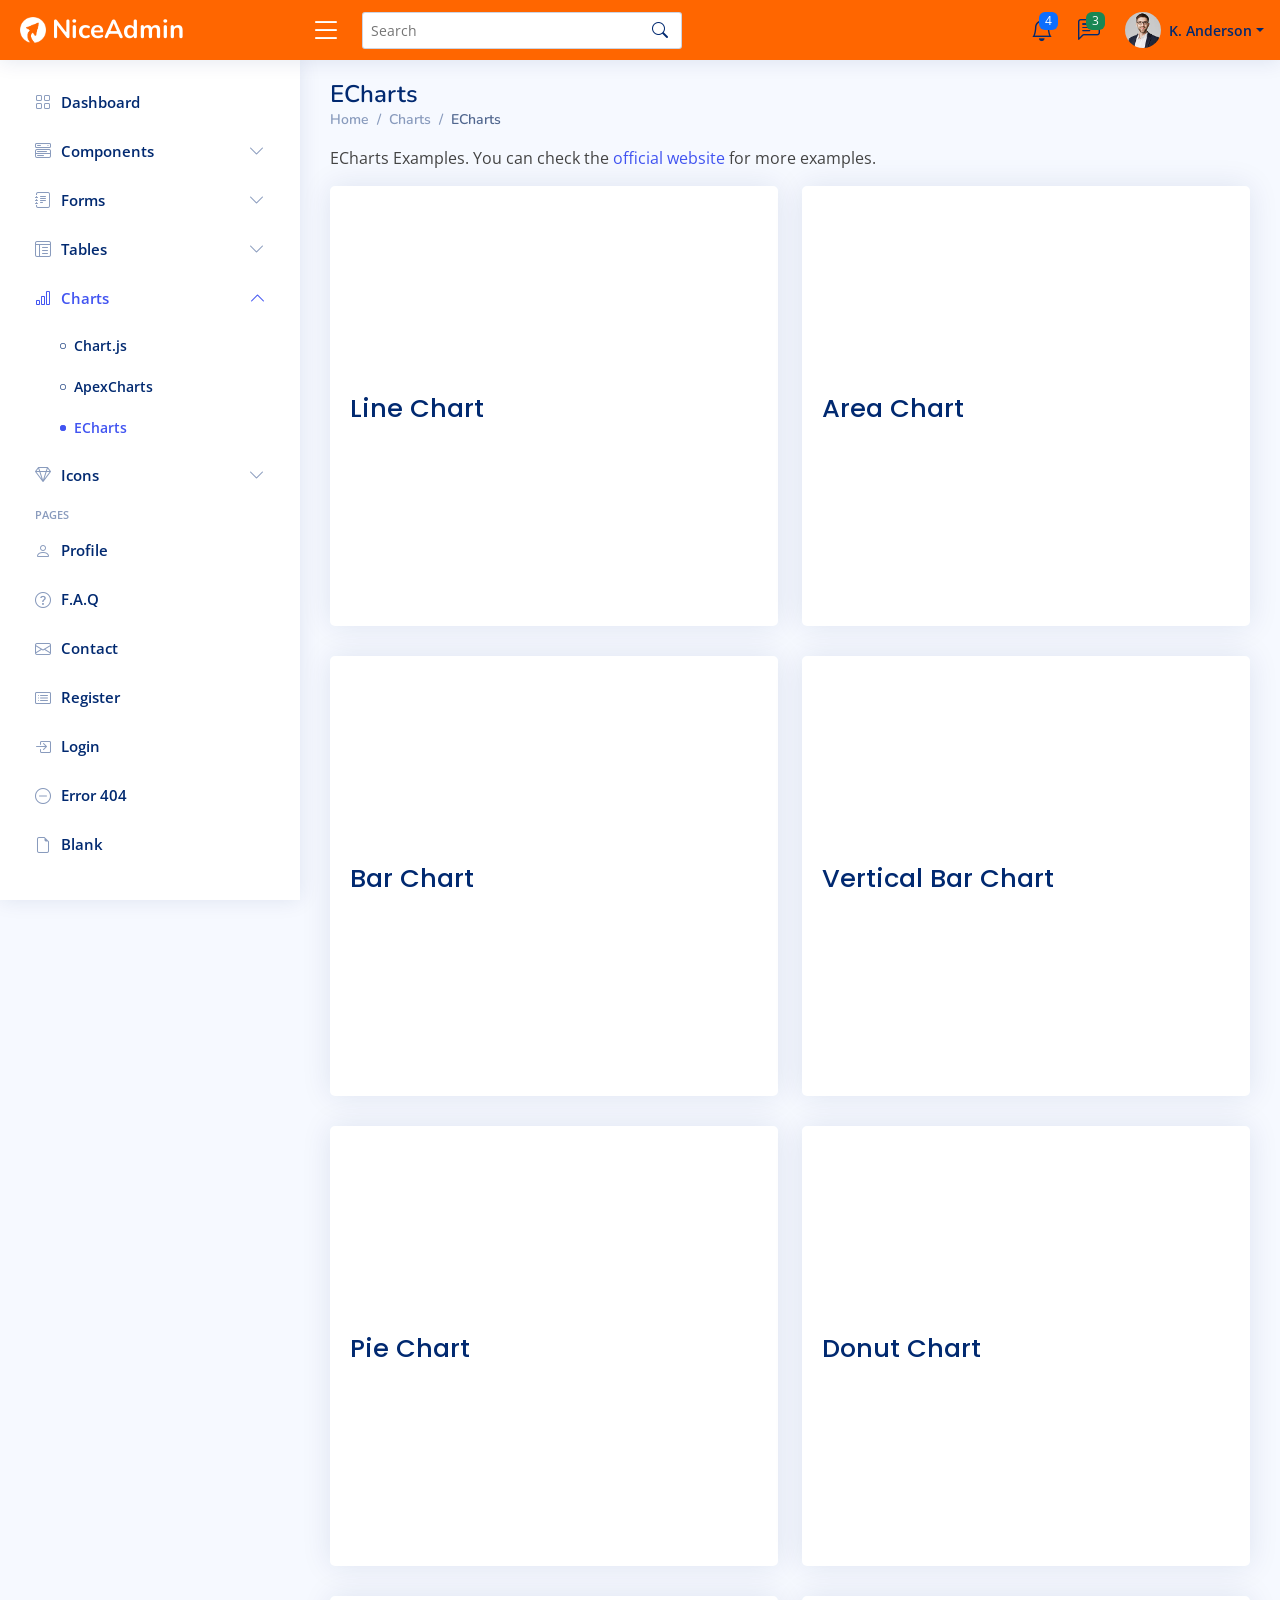
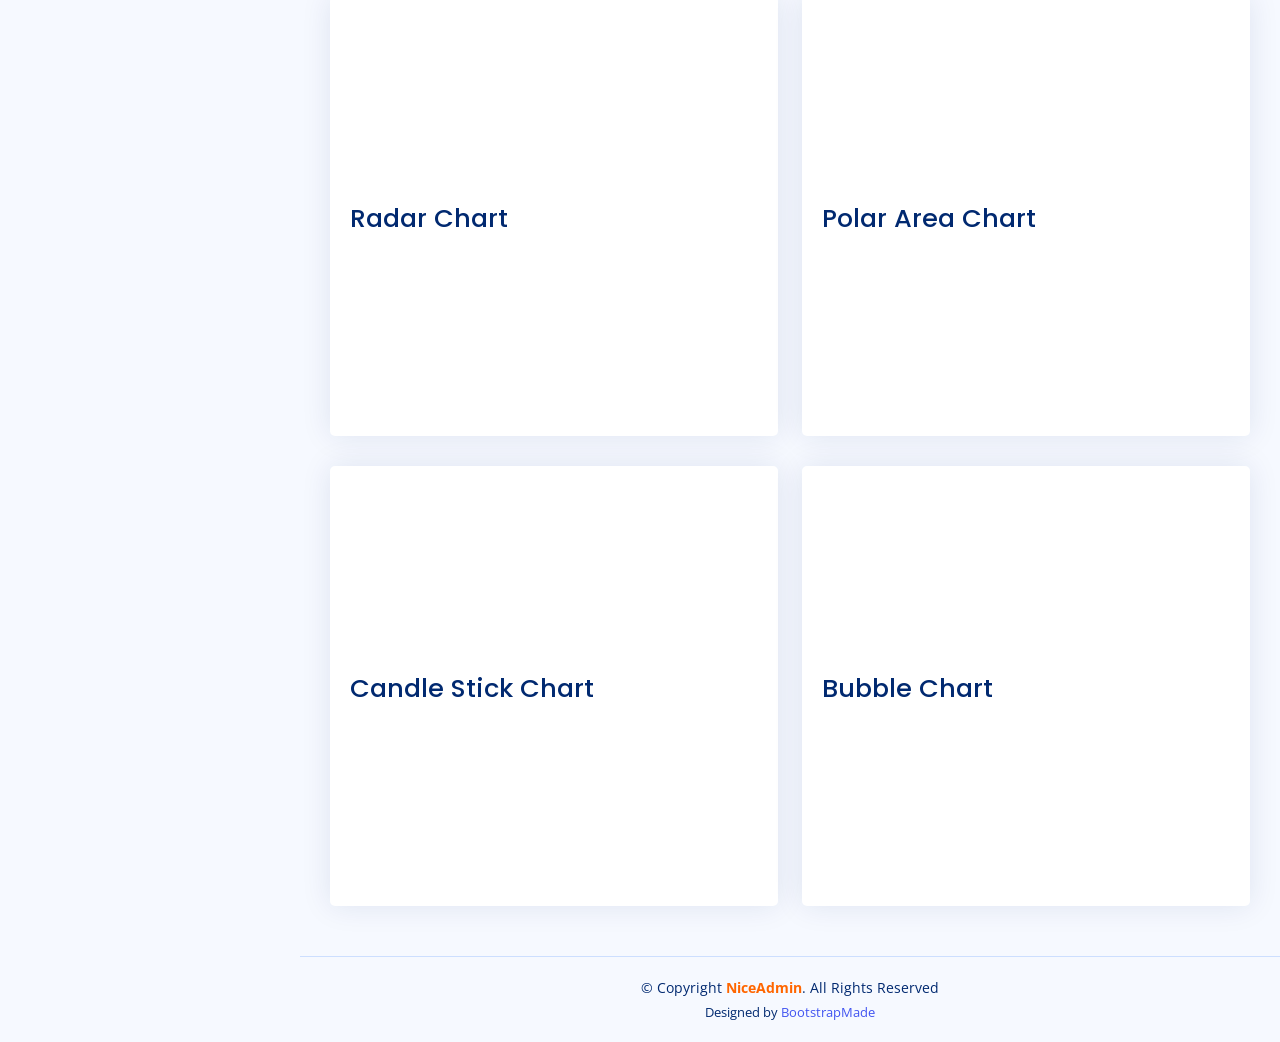
<file: charts-echarts.html>
<!DOCTYPE html>
<html lang="en">

<head>
  <meta charset="utf-8">
  <meta content="width=device-width, initial-scale=1.0" name="viewport">

  <title>Charts / ECharts - NiceAdmin Bootstrap Template</title>
  <meta content="" name="description">
  <meta content="" name="keywords">

  <!-- Favicons -->
  <link href="assets/img/favicon.png" rel="icon">
  <link href="assets/img/apple-touch-icon.png" rel="apple-touch-icon">

  <!-- Google Fonts -->
  <link href="https://fonts.gstatic.com" rel="preconnect">
  <link href="https://fonts.googleapis.com/css?family=Open+Sans:300,300i,400,400i,600,600i,700,700i|Nunito:300,300i,400,400i,600,600i,700,700i|Poppins:300,300i,400,400i,500,500i,600,600i,700,700i" rel="stylesheet">

  <!-- Vendor CSS Files -->
  <link href="assets/vendor/bootstrap/css/bootstrap.min.css" rel="stylesheet">
  <link href="assets/vendor/bootstrap-icons/bootstrap-icons.css" rel="stylesheet">
  <link href="assets/vendor/boxicons/css/boxicons.min.css" rel="stylesheet">
  <link href="assets/vendor/quill/quill.snow.css" rel="stylesheet">
  <link href="assets/vendor/quill/quill.bubble.css" rel="stylesheet">
  <link href="assets/vendor/remixicon/remixicon.css" rel="stylesheet">
  <link href="assets/vendor/simple-datatables/style.css" rel="stylesheet">

  <!-- Template Main CSS File -->
  <link href="assets/css/style.css" rel="stylesheet">

  <!-- =======================================================
  * Template Name: NiceAdmin
  * Template URL: https://bootstrapmade.com/nice-admin-bootstrap-admin-html-template/
  * Updated: Apr 20 2024 with Bootstrap v5.3.3
  * Author: BootstrapMade.com
  * License: https://bootstrapmade.com/license/
  ======================================================== -->
</head>

<body>

  <!-- ======= Header ======= -->
  <header id="header" class="header fixed-top d-flex align-items-center">

    <div class="d-flex align-items-center justify-content-between">
      <a href="index.html" class="logo d-flex align-items-center">
        <img src="assets/img/logo.png" alt="">
        <span class="d-none d-lg-block">NiceAdmin</span>
      </a>
      <i class="bi bi-list toggle-sidebar-btn"></i>
    </div><!-- End Logo -->

    <div class="search-bar">
      <form class="search-form d-flex align-items-center" method="POST" action="#">
        <input type="text" name="query" placeholder="Search" title="Enter search keyword">
        <button type="submit" title="Search"><i class="bi bi-search"></i></button>
      </form>
    </div><!-- End Search Bar -->

    <nav class="header-nav ms-auto">
      <ul class="d-flex align-items-center">

        <li class="nav-item d-block d-lg-none">
          <a class="nav-link nav-icon search-bar-toggle " href="#">
            <i class="bi bi-search"></i>
          </a>
        </li><!-- End Search Icon-->

        <li class="nav-item dropdown">

          <a class="nav-link nav-icon" href="#" data-bs-toggle="dropdown">
            <i class="bi bi-bell"></i>
            <span class="badge bg-primary badge-number">4</span>
          </a><!-- End Notification Icon -->

          <ul class="dropdown-menu dropdown-menu-end dropdown-menu-arrow notifications">
            <li class="dropdown-header">
              You have 4 new notifications
              <a href="#"><span class="badge rounded-pill bg-primary p-2 ms-2">View all</span></a>
            </li>
            <li>
              <hr class="dropdown-divider">
            </li>

            <li class="notification-item">
              <i class="bi bi-exclamation-circle text-warning"></i>
              <div>
                <h4>Lorem Ipsum</h4>
                <p>Quae dolorem earum veritatis oditseno</p>
                <p>30 min. ago</p>
              </div>
            </li>

            <li>
              <hr class="dropdown-divider">
            </li>

            <li class="notification-item">
              <i class="bi bi-x-circle text-danger"></i>
              <div>
                <h4>Atque rerum nesciunt</h4>
                <p>Quae dolorem earum veritatis oditseno</p>
                <p>1 hr. ago</p>
              </div>
            </li>

            <li>
              <hr class="dropdown-divider">
            </li>

            <li class="notification-item">
              <i class="bi bi-check-circle text-success"></i>
              <div>
                <h4>Sit rerum fuga</h4>
                <p>Quae dolorem earum veritatis oditseno</p>
                <p>2 hrs. ago</p>
              </div>
            </li>

            <li>
              <hr class="dropdown-divider">
            </li>

            <li class="notification-item">
              <i class="bi bi-info-circle text-primary"></i>
              <div>
                <h4>Dicta reprehenderit</h4>
                <p>Quae dolorem earum veritatis oditseno</p>
                <p>4 hrs. ago</p>
              </div>
            </li>

            <li>
              <hr class="dropdown-divider">
            </li>
            <li class="dropdown-footer">
              <a href="#">Show all notifications</a>
            </li>

          </ul><!-- End Notification Dropdown Items -->

        </li><!-- End Notification Nav -->

        <li class="nav-item dropdown">

          <a class="nav-link nav-icon" href="#" data-bs-toggle="dropdown">
            <i class="bi bi-chat-left-text"></i>
            <span class="badge bg-success badge-number">3</span>
          </a><!-- End Messages Icon -->

          <ul class="dropdown-menu dropdown-menu-end dropdown-menu-arrow messages">
            <li class="dropdown-header">
              You have 3 new messages
              <a href="#"><span class="badge rounded-pill bg-primary p-2 ms-2">View all</span></a>
            </li>
            <li>
              <hr class="dropdown-divider">
            </li>

            <li class="message-item">
              <a href="#">
                <img src="assets/img/messages-1.jpg" alt="" class="rounded-circle">
                <div>
                  <h4>Maria Hudson</h4>
                  <p>Velit asperiores et ducimus soluta repudiandae labore officia est ut...</p>
                  <p>4 hrs. ago</p>
                </div>
              </a>
            </li>
            <li>
              <hr class="dropdown-divider">
            </li>

            <li class="message-item">
              <a href="#">
                <img src="assets/img/messages-2.jpg" alt="" class="rounded-circle">
                <div>
                  <h4>Anna Nelson</h4>
                  <p>Velit asperiores et ducimus soluta repudiandae labore officia est ut...</p>
                  <p>6 hrs. ago</p>
                </div>
              </a>
            </li>
            <li>
              <hr class="dropdown-divider">
            </li>

            <li class="message-item">
              <a href="#">
                <img src="assets/img/messages-3.jpg" alt="" class="rounded-circle">
                <div>
                  <h4>David Muldon</h4>
                  <p>Velit asperiores et ducimus soluta repudiandae labore officia est ut...</p>
                  <p>8 hrs. ago</p>
                </div>
              </a>
            </li>
            <li>
              <hr class="dropdown-divider">
            </li>

            <li class="dropdown-footer">
              <a href="#">Show all messages</a>
            </li>

          </ul><!-- End Messages Dropdown Items -->

        </li><!-- End Messages Nav -->

        <li class="nav-item dropdown pe-3">

          <a class="nav-link nav-profile d-flex align-items-center pe-0" href="#" data-bs-toggle="dropdown">
            <img src="assets/img/profile-img.jpg" alt="Profile" class="rounded-circle">
            <span class="d-none d-md-block dropdown-toggle ps-2">K. Anderson</span>
          </a><!-- End Profile Iamge Icon -->

          <ul class="dropdown-menu dropdown-menu-end dropdown-menu-arrow profile">
            <li class="dropdown-header">
              <h6>Kevin Anderson</h6>
              <span>Web Designer</span>
            </li>
            <li>
              <hr class="dropdown-divider">
            </li>

            <li>
              <a class="dropdown-item d-flex align-items-center" href="users-profile.html">
                <i class="bi bi-person"></i>
                <span>My Profile</span>
              </a>
            </li>
            <li>
              <hr class="dropdown-divider">
            </li>

            <li>
              <a class="dropdown-item d-flex align-items-center" href="users-profile.html">
                <i class="bi bi-gear"></i>
                <span>Account Settings</span>
              </a>
            </li>
            <li>
              <hr class="dropdown-divider">
            </li>

            <li>
              <a class="dropdown-item d-flex align-items-center" href="pages-faq.html">
                <i class="bi bi-question-circle"></i>
                <span>Need Help?</span>
              </a>
            </li>
            <li>
              <hr class="dropdown-divider">
            </li>

            <li>
              <a class="dropdown-item d-flex align-items-center" href="#">
                <i class="bi bi-box-arrow-right"></i>
                <span>Sign Out</span>
              </a>
            </li>

          </ul><!-- End Profile Dropdown Items -->
        </li><!-- End Profile Nav -->

      </ul>
    </nav><!-- End Icons Navigation -->

  </header><!-- End Header -->

  <!-- ======= Sidebar ======= -->
  <aside id="sidebar" class="sidebar">

    <ul class="sidebar-nav" id="sidebar-nav">

      <li class="nav-item">
        <a class="nav-link collapsed" href="index.html">
          <i class="bi bi-grid"></i>
          <span>Dashboard</span>
        </a>
      </li><!-- End Dashboard Nav -->

      <li class="nav-item">
        <a class="nav-link collapsed" data-bs-target="#components-nav" data-bs-toggle="collapse" href="#">
          <i class="bi bi-menu-button-wide"></i><span>Components</span><i class="bi bi-chevron-down ms-auto"></i>
        </a>
        <ul id="components-nav" class="nav-content collapse " data-bs-parent="#sidebar-nav">
          <li>
            <a href="components-alerts.html">
              <i class="bi bi-circle"></i><span>Alerts</span>
            </a>
          </li>
          <li>
            <a href="components-accordion.html">
              <i class="bi bi-circle"></i><span>Accordion</span>
            </a>
          </li>
          <li>
            <a href="components-badges.html">
              <i class="bi bi-circle"></i><span>Badges</span>
            </a>
          </li>
          <li>
            <a href="components-breadcrumbs.html">
              <i class="bi bi-circle"></i><span>Breadcrumbs</span>
            </a>
          </li>
          <li>
            <a href="components-buttons.html">
              <i class="bi bi-circle"></i><span>Buttons</span>
            </a>
          </li>
          <li>
            <a href="components-cards.html">
              <i class="bi bi-circle"></i><span>Cards</span>
            </a>
          </li>
          <li>
            <a href="components-carousel.html">
              <i class="bi bi-circle"></i><span>Carousel</span>
            </a>
          </li>
          <li>
            <a href="components-list-group.html">
              <i class="bi bi-circle"></i><span>List group</span>
            </a>
          </li>
          <li>
            <a href="components-modal.html">
              <i class="bi bi-circle"></i><span>Modal</span>
            </a>
          </li>
          <li>
            <a href="components-tabs.html">
              <i class="bi bi-circle"></i><span>Tabs</span>
            </a>
          </li>
          <li>
            <a href="components-pagination.html">
              <i class="bi bi-circle"></i><span>Pagination</span>
            </a>
          </li>
          <li>
            <a href="components-progress.html">
              <i class="bi bi-circle"></i><span>Progress</span>
            </a>
          </li>
          <li>
            <a href="components-spinners.html">
              <i class="bi bi-circle"></i><span>Spinners</span>
            </a>
          </li>
          <li>
            <a href="components-tooltips.html">
              <i class="bi bi-circle"></i><span>Tooltips</span>
            </a>
          </li>
        </ul>
      </li><!-- End Components Nav -->

      <li class="nav-item">
        <a class="nav-link collapsed" data-bs-target="#forms-nav" data-bs-toggle="collapse" href="#">
          <i class="bi bi-journal-text"></i><span>Forms</span><i class="bi bi-chevron-down ms-auto"></i>
        </a>
        <ul id="forms-nav" class="nav-content collapse " data-bs-parent="#sidebar-nav">
          <li>
            <a href="forms-elements.html">
              <i class="bi bi-circle"></i><span>Form Elements</span>
            </a>
          </li>
          <li>
            <a href="forms-layouts.html">
              <i class="bi bi-circle"></i><span>Form Layouts</span>
            </a>
          </li>
          <li>
            <a href="forms-editors.html">
              <i class="bi bi-circle"></i><span>Form Editors</span>
            </a>
          </li>
          <li>
            <a href="forms-validation.html">
              <i class="bi bi-circle"></i><span>Form Validation</span>
            </a>
          </li>
        </ul>
      </li><!-- End Forms Nav -->

      <li class="nav-item">
        <a class="nav-link collapsed" data-bs-target="#tables-nav" data-bs-toggle="collapse" href="#">
          <i class="bi bi-layout-text-window-reverse"></i><span>Tables</span><i class="bi bi-chevron-down ms-auto"></i>
        </a>
        <ul id="tables-nav" class="nav-content collapse " data-bs-parent="#sidebar-nav">
          <li>
            <a href="tables-general.html">
              <i class="bi bi-circle"></i><span>General Tables</span>
            </a>
          </li>
          <li>
            <a href="tables-data.html">
              <i class="bi bi-circle"></i><span>Data Tables</span>
            </a>
          </li>
        </ul>
      </li><!-- End Tables Nav -->

      <li class="nav-item">
        <a class="nav-link " data-bs-target="#charts-nav" data-bs-toggle="collapse" href="#">
          <i class="bi bi-bar-chart"></i><span>Charts</span><i class="bi bi-chevron-down ms-auto"></i>
        </a>
        <ul id="charts-nav" class="nav-content collapse show" data-bs-parent="#sidebar-nav">
          <li>
            <a href="charts-chartjs.html">
              <i class="bi bi-circle"></i><span>Chart.js</span>
            </a>
          </li>
          <li>
            <a href="charts-apexcharts.html">
              <i class="bi bi-circle"></i><span>ApexCharts</span>
            </a>
          </li>
          <li>
            <a href="charts-echarts.html" class="active">
              <i class="bi bi-circle"></i><span>ECharts</span>
            </a>
          </li>
        </ul>
      </li><!-- End Charts Nav -->

      <li class="nav-item">
        <a class="nav-link collapsed" data-bs-target="#icons-nav" data-bs-toggle="collapse" href="#">
          <i class="bi bi-gem"></i><span>Icons</span><i class="bi bi-chevron-down ms-auto"></i>
        </a>
        <ul id="icons-nav" class="nav-content collapse " data-bs-parent="#sidebar-nav">
          <li>
            <a href="icons-bootstrap.html">
              <i class="bi bi-circle"></i><span>Bootstrap Icons</span>
            </a>
          </li>
          <li>
            <a href="icons-remix.html">
              <i class="bi bi-circle"></i><span>Remix Icons</span>
            </a>
          </li>
          <li>
            <a href="icons-boxicons.html">
              <i class="bi bi-circle"></i><span>Boxicons</span>
            </a>
          </li>
        </ul>
      </li><!-- End Icons Nav -->

      <li class="nav-heading">Pages</li>

      <li class="nav-item">
        <a class="nav-link collapsed" href="users-profile.html">
          <i class="bi bi-person"></i>
          <span>Profile</span>
        </a>
      </li><!-- End Profile Page Nav -->

      <li class="nav-item">
        <a class="nav-link collapsed" href="pages-faq.html">
          <i class="bi bi-question-circle"></i>
          <span>F.A.Q</span>
        </a>
      </li><!-- End F.A.Q Page Nav -->

      <li class="nav-item">
        <a class="nav-link collapsed" href="pages-contact.html">
          <i class="bi bi-envelope"></i>
          <span>Contact</span>
        </a>
      </li><!-- End Contact Page Nav -->

      <li class="nav-item">
        <a class="nav-link collapsed" href="pages-register.html">
          <i class="bi bi-card-list"></i>
          <span>Register</span>
        </a>
      </li><!-- End Register Page Nav -->

      <li class="nav-item">
        <a class="nav-link collapsed" href="pages-login.html">
          <i class="bi bi-box-arrow-in-right"></i>
          <span>Login</span>
        </a>
      </li><!-- End Login Page Nav -->

      <li class="nav-item">
        <a class="nav-link collapsed" href="pages-error-404.html">
          <i class="bi bi-dash-circle"></i>
          <span>Error 404</span>
        </a>
      </li><!-- End Error 404 Page Nav -->

      <li class="nav-item">
        <a class="nav-link collapsed" href="pages-blank.html">
          <i class="bi bi-file-earmark"></i>
          <span>Blank</span>
        </a>
      </li><!-- End Blank Page Nav -->

    </ul>

  </aside><!-- End Sidebar-->

  <main id="main" class="main">

    <div class="pagetitle">
      <h1>ECharts</h1>
      <nav>
        <ol class="breadcrumb">
          <li class="breadcrumb-item"><a href="index.html">Home</a></li>
          <li class="breadcrumb-item">Charts</li>
          <li class="breadcrumb-item active">ECharts</li>
        </ol>
      </nav>
    </div><!-- End Page Title -->

    <p>ECharts Examples. You can check the <a href="https://echarts.apache.org/examples/en/index.html" target="_blank">official website</a> for more examples.</p>

    <section class="section">
      <div class="row">

        <div class="col-lg-6">
          <div class="card">
            <div class="card-body">
              <h5 class="card-title">Line Chart</h5>

              <!-- Line Chart -->
              <div id="lineChart" style="min-height: 400px;" class="echart"></div>

              <script>
                document.addEventListener("DOMContentLoaded", () => {
                  echarts.init(document.querySelector("#lineChart")).setOption({
                    xAxis: {
                      type: 'category',
                      data: ['Mon', 'Tue', 'Wed', 'Thu', 'Fri', 'Sat', 'Sun']
                    },
                    yAxis: {
                      type: 'value'
                    },
                    series: [{
                      data: [150, 230, 224, 218, 135, 147, 260],
                      type: 'line',
                      smooth: true
                    }]
                  });
                });
              </script>
              <!-- End Line Chart -->

            </div>
          </div>
        </div>

        <div class="col-lg-6">
          <div class="card">
            <div class="card-body">
              <h5 class="card-title">Area Chart</h5>

              <!-- Area Chart -->
              <div id="areaChart" style="min-height: 400px;" class="echart"></div>

              <script>
                document.addEventListener("DOMContentLoaded", () => {
                  echarts.init(document.querySelector("#areaChart")).setOption({
                    xAxis: {
                      type: 'category',
                      boundaryGap: false,
                      data: ['Mon', 'Tue', 'Wed', 'Thu', 'Fri', 'Sat', 'Sun']
                    },
                    yAxis: {
                      type: 'value'
                    },
                    series: [{
                      data: [820, 932, 901, 934, 1290, 1330, 1320],
                      type: 'line',
                      smooth: true,
                      areaStyle: {}
                    }]
                  });
                });
              </script>
              <!-- End Area Chart -->

            </div>
          </div>
        </div>

        <div class="col-lg-6">
          <div class="card">
            <div class="card-body">
              <h5 class="card-title">Bar Chart</h5>

              <!-- Bar Chart -->
              <div id="barChart" style="min-height: 400px;" class="echart"></div>

              <script>
                document.addEventListener("DOMContentLoaded", () => {
                  echarts.init(document.querySelector("#barChart")).setOption({
                    xAxis: {
                      type: 'category',
                      data: ['Mon', 'Tue', 'Wed', 'Thu', 'Fri', 'Sat', 'Sun']
                    },
                    yAxis: {
                      type: 'value'
                    },
                    series: [{
                      data: [120, 200, 150, 80, 70, 110, 130],
                      type: 'bar'
                    }]
                  });
                });
              </script>
              <!-- End Bar Chart -->

            </div>
          </div>
        </div>

        <div class="col-lg-6">
          <div class="card">
            <div class="card-body">
              <h5 class="card-title">Vertical Bar Chart</h5>

              <!-- Vertical Bar Chart -->
              <div id="verticalBarChart" style="min-height: 400px;" class="echart"></div>

              <script>
                document.addEventListener("DOMContentLoaded", () => {
                  echarts.init(document.querySelector("#verticalBarChart")).setOption({
                    title: {
                      text: 'World Population'
                    },
                    tooltip: {
                      trigger: 'axis',
                      axisPointer: {
                        type: 'shadow'
                      }
                    },
                    legend: {},
                    grid: {
                      left: '3%',
                      right: '4%',
                      bottom: '3%',
                      containLabel: true
                    },
                    xAxis: {
                      type: 'value',
                      boundaryGap: [0, 0.01]
                    },
                    yAxis: {
                      type: 'category',
                      data: ['Brazil', 'Indonesia', 'USA', 'India', 'China', 'World']
                    },
                    series: [{
                        name: '2011',
                        type: 'bar',
                        data: [18203, 23489, 29034, 104970, 131744, 630230]
                      },
                      {
                        name: '2012',
                        type: 'bar',
                        data: [19325, 23438, 31000, 121594, 134141, 681807]
                      }
                    ]
                  });
                });
              </script>
              <!-- End Vertical Bar Chart -->

            </div>
          </div>
        </div>

        <div class="col-lg-6">
          <div class="card">
            <div class="card-body">
              <h5 class="card-title">Pie Chart</h5>

              <!-- Pie Chart -->
              <div id="pieChart" style="min-height: 400px;" class="echart"></div>

              <script>
                document.addEventListener("DOMContentLoaded", () => {
                  echarts.init(document.querySelector("#pieChart")).setOption({
                    title: {
                      text: 'Referer of a Website',
                      subtext: 'Fake Data',
                      left: 'center'
                    },
                    tooltip: {
                      trigger: 'item'
                    },
                    legend: {
                      orient: 'vertical',
                      left: 'left'
                    },
                    series: [{
                      name: 'Access From',
                      type: 'pie',
                      radius: '50%',
                      data: [{
                          value: 1048,
                          name: 'Search Engine'
                        },
                        {
                          value: 735,
                          name: 'Direct'
                        },
                        {
                          value: 580,
                          name: 'Email'
                        },
                        {
                          value: 484,
                          name: 'Union Ads'
                        },
                        {
                          value: 300,
                          name: 'Video Ads'
                        }
                      ],
                      emphasis: {
                        itemStyle: {
                          shadowBlur: 10,
                          shadowOffsetX: 0,
                          shadowColor: 'rgba(0, 0, 0, 0.5)'
                        }
                      }
                    }]
                  });
                });
              </script>
              <!-- End Pie Chart -->

            </div>
          </div>
        </div>

        <div class="col-lg-6">
          <div class="card">
            <div class="card-body">
              <h5 class="card-title">Donut Chart</h5>

              <!-- Donut Chart -->
              <div id="donutChart" style="min-height: 400px;" class="echart"></div>

              <script>
                document.addEventListener("DOMContentLoaded", () => {
                  echarts.init(document.querySelector("#donutChart")).setOption({
                    tooltip: {
                      trigger: 'item'
                    },
                    legend: {
                      top: '5%',
                      left: 'center'
                    },
                    series: [{
                      name: 'Access From',
                      type: 'pie',
                      radius: ['40%', '70%'],
                      avoidLabelOverlap: false,
                      label: {
                        show: false,
                        position: 'center'
                      },
                      emphasis: {
                        label: {
                          show: true,
                          fontSize: '18',
                          fontWeight: 'bold'
                        }
                      },
                      labelLine: {
                        show: false
                      },
                      data: [{
                          value: 1048,
                          name: 'Search Engine'
                        },
                        {
                          value: 735,
                          name: 'Direct'
                        },
                        {
                          value: 580,
                          name: 'Email'
                        },
                        {
                          value: 484,
                          name: 'Union Ads'
                        },
                        {
                          value: 300,
                          name: 'Video Ads'
                        }
                      ]
                    }]
                  });
                });
              </script>
              <!-- End Donut Chart -->

            </div>
          </div>
        </div>

        <div class="col-lg-6">
          <div class="card">
            <div class="card-body">
              <h5 class="card-title">Radar Chart</h5>

              <!-- Radar Chart -->
              <div id="radarChart" style="min-height: 400px;" class="echart"></div>

              <script>
                document.addEventListener("DOMContentLoaded", () => {
                  echarts.init(document.querySelector("#radarChart")).setOption({
                    legend: {
                      data: ['Allocated Budget', 'Actual Spending']
                    },
                    radar: {
                      // shape: 'circle',
                      indicator: [{
                          name: 'Sales',
                          max: 6500
                        },
                        {
                          name: 'Administration',
                          max: 16000
                        },
                        {
                          name: 'Information Technology',
                          max: 30000
                        },
                        {
                          name: 'Customer Support',
                          max: 38000
                        },
                        {
                          name: 'Development',
                          max: 52000
                        },
                        {
                          name: 'Marketing',
                          max: 25000
                        }
                      ]
                    },
                    series: [{
                      name: 'Budget vs spending',
                      type: 'radar',
                      data: [{
                          value: [4200, 3000, 20000, 35000, 50000, 18000],
                          name: 'Allocated Budget'
                        },
                        {
                          value: [5000, 14000, 28000, 26000, 42000, 21000],
                          name: 'Actual Spending'
                        }
                      ]
                    }]
                  });
                });
              </script>
              <!-- End Radar Chart -->

            </div>
          </div>
        </div>

        <div class="col-lg-6">
          <div class="card">
            <div class="card-body">
              <h5 class="card-title">Polar Area Chart</h5>

              <!-- Polar Area Chart -->
              <div id="polarAreaChart" style="min-height: 400px;" class="echart"></div>

              <script>
                document.addEventListener("DOMContentLoaded", () => {
                  echarts.init(document.querySelector("#polarAreaChart")).setOption({
                    angleAxis: {
                      type: 'category',
                      data: ['Mon', 'Tue', 'Wed', 'Thu', 'Fri', 'Sat', 'Sun']
                    },
                    radiusAxis: {},
                    polar: {},
                    series: [{
                        type: 'bar',
                        data: [1, 2, 3, 4, 3, 5, 1],
                        coordinateSystem: 'polar',
                        name: 'A',
                        stack: 'a',
                        emphasis: {
                          focus: 'series'
                        }
                      },
                      {
                        type: 'bar',
                        data: [2, 4, 6, 1, 3, 2, 1],
                        coordinateSystem: 'polar',
                        name: 'B',
                        stack: 'a',
                        emphasis: {
                          focus: 'series'
                        }
                      },
                      {
                        type: 'bar',
                        data: [1, 2, 3, 4, 1, 2, 5],
                        coordinateSystem: 'polar',
                        name: 'C',
                        stack: 'a',
                        emphasis: {
                          focus: 'series'
                        }
                      }
                    ],
                    legend: {
                      show: true,
                      data: ['A', 'B', 'C']
                    }
                  });
                });
              </script>
              <!-- End Polar Area Chart -->

            </div>
          </div>
        </div>

        <div class="col-lg-6">
          <div class="card">
            <div class="card-body">
              <h5 class="card-title">Candle Stick Chart</h5>

              <!-- Candle Stick Chart -->
              <div id="candleStickChart" style="min-height: 400px;" class="echart"></div>

              <script>
                document.addEventListener("DOMContentLoaded", () => {
                  echarts.init(document.querySelector("#candleStickChart")).setOption({
                    xAxis: {
                      data: ['2017-10-24', '2017-10-25', '2017-10-26', '2017-10-27']
                    },
                    yAxis: {},
                    series: [{
                      type: 'candlestick',
                      data: [
                        [20, 34, 10, 38],
                        [40, 35, 30, 50],
                        [31, 38, 33, 44],
                        [38, 15, 5, 42]
                      ]
                    }]
                  });
                });
              </script>
              <!-- End Candle Stick Chart -->

            </div>
          </div>
        </div>

        <div class="col-lg-6">
          <div class="card">
            <div class="card-body">
              <h5 class="card-title">Bubble Chart</h5>

              <!-- Bubble Chart -->
              <div id="bubbleChart" style="min-height: 400px;" class="echart"></div>

              <script>
                document.addEventListener("DOMContentLoaded", () => {
                  const data = [
                    [
                      [28604, 77, 17096869, 'Australia', 1990],
                      [31163, 77.4, 27662440, 'Canada', 1990],
                      [1516, 68, 1154605773, 'China', 1990],
                      [13670, 74.7, 10582082, 'Cuba', 1990],
                      [28599, 75, 4986705, 'Finland', 1990],
                      [29476, 77.1, 56943299, 'France', 1990],
                      [31476, 75.4, 78958237, 'Germany', 1990],
                      [28666, 78.1, 254830, 'Iceland', 1990],
                      [1777, 57.7, 870601776, 'India', 1990],
                      [29550, 79.1, 122249285, 'Japan', 1990],
                      [2076, 67.9, 20194354, 'North Korea', 1990],
                      [12087, 72, 42972254, 'South Korea', 1990],
                      [24021, 75.4, 3397534, 'New Zealand', 1990],
                      [43296, 76.8, 4240375, 'Norway', 1990],
                      [10088, 70.8, 38195258, 'Poland', 1990],
                      [19349, 69.6, 147568552, 'Russia', 1990],
                      [10670, 67.3, 53994605, 'Turkey', 1990],
                      [26424, 75.7, 57110117, 'United Kingdom', 1990],
                      [37062, 75.4, 252847810, 'United States', 1990]
                    ],
                    [
                      [44056, 81.8, 23968973, 'Australia', 2015],
                      [43294, 81.7, 35939927, 'Canada', 2015],
                      [13334, 76.9, 1376048943, 'China', 2015],
                      [21291, 78.5, 11389562, 'Cuba', 2015],
                      [38923, 80.8, 5503457, 'Finland', 2015],
                      [37599, 81.9, 64395345, 'France', 2015],
                      [44053, 81.1, 80688545, 'Germany', 2015],
                      [42182, 82.8, 329425, 'Iceland', 2015],
                      [5903, 66.8, 1311050527, 'India', 2015],
                      [36162, 83.5, 126573481, 'Japan', 2015],
                      [1390, 71.4, 25155317, 'North Korea', 2015],
                      [34644, 80.7, 50293439, 'South Korea', 2015],
                      [34186, 80.6, 4528526, 'New Zealand', 2015],
                      [64304, 81.6, 5210967, 'Norway', 2015],
                      [24787, 77.3, 38611794, 'Poland', 2015],
                      [23038, 73.13, 143456918, 'Russia', 2015],
                      [19360, 76.5, 78665830, 'Turkey', 2015],
                      [38225, 81.4, 64715810, 'United Kingdom', 2015],
                      [53354, 79.1, 321773631, 'United States', 2015]
                    ]
                  ];
                  echarts.init(document.querySelector("#bubbleChart")).setOption({
                    legend: {
                      right: '10%',
                      top: '3%',
                      data: ['1990', '2015']
                    },
                    grid: {
                      left: '8%',
                      top: '10%'
                    },
                    xAxis: {
                      splitLine: {
                        lineStyle: {
                          type: 'dashed'
                        }
                      }
                    },
                    yAxis: {
                      splitLine: {
                        lineStyle: {
                          type: 'dashed'
                        }
                      },
                      scale: true
                    },
                    series: [{
                        name: '1990',
                        data: data[0],
                        type: 'scatter',
                        symbolSize: function(data) {
                          return Math.sqrt(data[2]) / 5e2;
                        },
                        emphasis: {
                          focus: 'series',
                          label: {
                            show: true,
                            formatter: function(param) {
                              return param.data[3];
                            },
                            position: 'top'
                          }
                        },
                        itemStyle: {
                          color: 'rgb(251, 118, 123)'
                        }
                      },
                      {
                        name: '2015',
                        data: data[1],
                        type: 'scatter',
                        symbolSize: function(data) {
                          return Math.sqrt(data[2]) / 5e2;
                        },
                        emphasis: {
                          focus: 'series',
                          label: {
                            show: true,
                            formatter: function(param) {
                              return param.data[3];
                            },
                            position: 'top'
                          }
                        },
                        itemStyle: {
                          color: 'rgb(129, 227, 238)'
                        }
                      }
                    ]
                  });
                });
              </script>
              <!-- End Bubble Chart -->

            </div>
          </div>
        </div>

      </div>
    </section>

  </main><!-- End #main -->

  <!-- ======= Footer ======= -->
  <footer id="footer" class="footer">
    <div class="copyright">
      &copy; Copyright <strong><span>NiceAdmin</span></strong>. All Rights Reserved
    </div>
    <div class="credits">
      <!-- All the links in the footer should remain intact. -->
      <!-- You can delete the links only if you purchased the pro version. -->
      <!-- Licensing information: https://bootstrapmade.com/license/ -->
      <!-- Purchase the pro version with working PHP/AJAX contact form: https://bootstrapmade.com/nice-admin-bootstrap-admin-html-template/ -->
      Designed by <a href="https://bootstrapmade.com/">BootstrapMade</a>
    </div>
  </footer><!-- End Footer -->

  <a href="#" class="back-to-top d-flex align-items-center justify-content-center"><i class="bi bi-arrow-up-short"></i></a>

  <!-- Vendor JS Files -->
  <script src="assets/vendor/apexcharts/apexcharts.min.js"></script>
  <script src="assets/vendor/bootstrap/js/bootstrap.bundle.min.js"></script>
  <script src="assets/vendor/chart.js/chart.umd.js"></script>
  <script src="assets/vendor/echarts/echarts.min.js"></script>
  <script src="assets/vendor/quill/quill.js"></script>
  <script src="assets/vendor/simple-datatables/simple-datatables.js"></script>
  <script src="assets/vendor/tinymce/tinymce.min.js"></script>
  <script src="assets/vendor/php-email-form/validate.js"></script>

  <!-- Template Main JS File -->
  <script src="assets/js/main.js"></script>

</body>

</html>
</file>
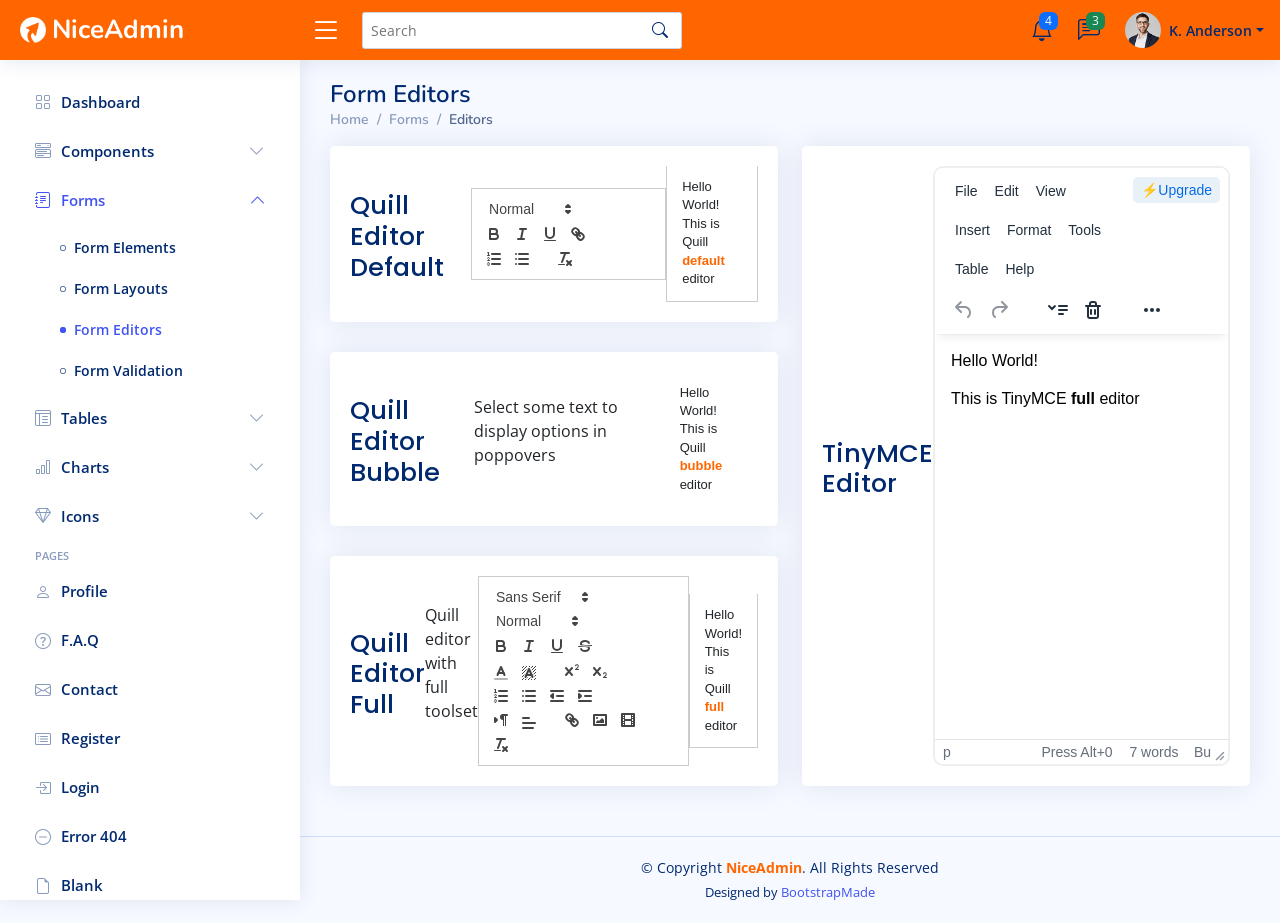
<file: forms-editors.html>
<!DOCTYPE html>
<html lang="en">

<head>
  <meta charset="utf-8">
  <meta content="width=device-width, initial-scale=1.0" name="viewport">

  <title>Forms / Editors - NiceAdmin Bootstrap Template</title>
  <meta content="" name="description">
  <meta content="" name="keywords">

  <!-- Favicons -->
  <link href="assets/img/favicon.png" rel="icon">
  <link href="assets/img/apple-touch-icon.png" rel="apple-touch-icon">

  <!-- Google Fonts -->
  <link href="https://fonts.gstatic.com" rel="preconnect">
  <link href="https://fonts.googleapis.com/css?family=Open+Sans:300,300i,400,400i,600,600i,700,700i|Nunito:300,300i,400,400i,600,600i,700,700i|Poppins:300,300i,400,400i,500,500i,600,600i,700,700i" rel="stylesheet">

  <!-- Vendor CSS Files -->
  <link href="assets/vendor/bootstrap/css/bootstrap.min.css" rel="stylesheet">
  <link href="assets/vendor/bootstrap-icons/bootstrap-icons.css" rel="stylesheet">
  <link href="assets/vendor/boxicons/css/boxicons.min.css" rel="stylesheet">
  <link href="assets/vendor/quill/quill.snow.css" rel="stylesheet">
  <link href="assets/vendor/quill/quill.bubble.css" rel="stylesheet">
  <link href="assets/vendor/remixicon/remixicon.css" rel="stylesheet">
  <link href="assets/vendor/simple-datatables/style.css" rel="stylesheet">

  <!-- Template Main CSS File -->
  <link href="assets/css/style.css" rel="stylesheet">

  <!-- =======================================================
  * Template Name: NiceAdmin
  * Template URL: https://bootstrapmade.com/nice-admin-bootstrap-admin-html-template/
  * Updated: Apr 20 2024 with Bootstrap v5.3.3
  * Author: BootstrapMade.com
  * License: https://bootstrapmade.com/license/
  ======================================================== -->
</head>

<body>

  <!-- ======= Header ======= -->
  <header id="header" class="header fixed-top d-flex align-items-center">

    <div class="d-flex align-items-center justify-content-between">
      <a href="index.html" class="logo d-flex align-items-center">
        <img src="assets/img/logo.png" alt="">
        <span class="d-none d-lg-block">NiceAdmin</span>
      </a>
      <i class="bi bi-list toggle-sidebar-btn"></i>
    </div><!-- End Logo -->

    <div class="search-bar">
      <form class="search-form d-flex align-items-center" method="POST" action="#">
        <input type="text" name="query" placeholder="Search" title="Enter search keyword">
        <button type="submit" title="Search"><i class="bi bi-search"></i></button>
      </form>
    </div><!-- End Search Bar -->

    <nav class="header-nav ms-auto">
      <ul class="d-flex align-items-center">

        <li class="nav-item d-block d-lg-none">
          <a class="nav-link nav-icon search-bar-toggle " href="#">
            <i class="bi bi-search"></i>
          </a>
        </li><!-- End Search Icon-->

        <li class="nav-item dropdown">

          <a class="nav-link nav-icon" href="#" data-bs-toggle="dropdown">
            <i class="bi bi-bell"></i>
            <span class="badge bg-primary badge-number">4</span>
          </a><!-- End Notification Icon -->

          <ul class="dropdown-menu dropdown-menu-end dropdown-menu-arrow notifications">
            <li class="dropdown-header">
              You have 4 new notifications
              <a href="#"><span class="badge rounded-pill bg-primary p-2 ms-2">View all</span></a>
            </li>
            <li>
              <hr class="dropdown-divider">
            </li>

            <li class="notification-item">
              <i class="bi bi-exclamation-circle text-warning"></i>
              <div>
                <h4>Lorem Ipsum</h4>
                <p>Quae dolorem earum veritatis oditseno</p>
                <p>30 min. ago</p>
              </div>
            </li>

            <li>
              <hr class="dropdown-divider">
            </li>

            <li class="notification-item">
              <i class="bi bi-x-circle text-danger"></i>
              <div>
                <h4>Atque rerum nesciunt</h4>
                <p>Quae dolorem earum veritatis oditseno</p>
                <p>1 hr. ago</p>
              </div>
            </li>

            <li>
              <hr class="dropdown-divider">
            </li>

            <li class="notification-item">
              <i class="bi bi-check-circle text-success"></i>
              <div>
                <h4>Sit rerum fuga</h4>
                <p>Quae dolorem earum veritatis oditseno</p>
                <p>2 hrs. ago</p>
              </div>
            </li>

            <li>
              <hr class="dropdown-divider">
            </li>

            <li class="notification-item">
              <i class="bi bi-info-circle text-primary"></i>
              <div>
                <h4>Dicta reprehenderit</h4>
                <p>Quae dolorem earum veritatis oditseno</p>
                <p>4 hrs. ago</p>
              </div>
            </li>

            <li>
              <hr class="dropdown-divider">
            </li>
            <li class="dropdown-footer">
              <a href="#">Show all notifications</a>
            </li>

          </ul><!-- End Notification Dropdown Items -->

        </li><!-- End Notification Nav -->

        <li class="nav-item dropdown">

          <a class="nav-link nav-icon" href="#" data-bs-toggle="dropdown">
            <i class="bi bi-chat-left-text"></i>
            <span class="badge bg-success badge-number">3</span>
          </a><!-- End Messages Icon -->

          <ul class="dropdown-menu dropdown-menu-end dropdown-menu-arrow messages">
            <li class="dropdown-header">
              You have 3 new messages
              <a href="#"><span class="badge rounded-pill bg-primary p-2 ms-2">View all</span></a>
            </li>
            <li>
              <hr class="dropdown-divider">
            </li>

            <li class="message-item">
              <a href="#">
                <img src="assets/img/messages-1.jpg" alt="" class="rounded-circle">
                <div>
                  <h4>Maria Hudson</h4>
                  <p>Velit asperiores et ducimus soluta repudiandae labore officia est ut...</p>
                  <p>4 hrs. ago</p>
                </div>
              </a>
            </li>
            <li>
              <hr class="dropdown-divider">
            </li>

            <li class="message-item">
              <a href="#">
                <img src="assets/img/messages-2.jpg" alt="" class="rounded-circle">
                <div>
                  <h4>Anna Nelson</h4>
                  <p>Velit asperiores et ducimus soluta repudiandae labore officia est ut...</p>
                  <p>6 hrs. ago</p>
                </div>
              </a>
            </li>
            <li>
              <hr class="dropdown-divider">
            </li>

            <li class="message-item">
              <a href="#">
                <img src="assets/img/messages-3.jpg" alt="" class="rounded-circle">
                <div>
                  <h4>David Muldon</h4>
                  <p>Velit asperiores et ducimus soluta repudiandae labore officia est ut...</p>
                  <p>8 hrs. ago</p>
                </div>
              </a>
            </li>
            <li>
              <hr class="dropdown-divider">
            </li>

            <li class="dropdown-footer">
              <a href="#">Show all messages</a>
            </li>

          </ul><!-- End Messages Dropdown Items -->

        </li><!-- End Messages Nav -->

        <li class="nav-item dropdown pe-3">

          <a class="nav-link nav-profile d-flex align-items-center pe-0" href="#" data-bs-toggle="dropdown">
            <img src="assets/img/profile-img.jpg" alt="Profile" class="rounded-circle">
            <span class="d-none d-md-block dropdown-toggle ps-2">K. Anderson</span>
          </a><!-- End Profile Iamge Icon -->

          <ul class="dropdown-menu dropdown-menu-end dropdown-menu-arrow profile">
            <li class="dropdown-header">
              <h6>Kevin Anderson</h6>
              <span>Web Designer</span>
            </li>
            <li>
              <hr class="dropdown-divider">
            </li>

            <li>
              <a class="dropdown-item d-flex align-items-center" href="users-profile.html">
                <i class="bi bi-person"></i>
                <span>My Profile</span>
              </a>
            </li>
            <li>
              <hr class="dropdown-divider">
            </li>

            <li>
              <a class="dropdown-item d-flex align-items-center" href="users-profile.html">
                <i class="bi bi-gear"></i>
                <span>Account Settings</span>
              </a>
            </li>
            <li>
              <hr class="dropdown-divider">
            </li>

            <li>
              <a class="dropdown-item d-flex align-items-center" href="pages-faq.html">
                <i class="bi bi-question-circle"></i>
                <span>Need Help?</span>
              </a>
            </li>
            <li>
              <hr class="dropdown-divider">
            </li>

            <li>
              <a class="dropdown-item d-flex align-items-center" href="#">
                <i class="bi bi-box-arrow-right"></i>
                <span>Sign Out</span>
              </a>
            </li>

          </ul><!-- End Profile Dropdown Items -->
        </li><!-- End Profile Nav -->

      </ul>
    </nav><!-- End Icons Navigation -->

  </header><!-- End Header -->

  <!-- ======= Sidebar ======= -->
  <aside id="sidebar" class="sidebar">

    <ul class="sidebar-nav" id="sidebar-nav">

      <li class="nav-item">
        <a class="nav-link collapsed" href="index.html">
          <i class="bi bi-grid"></i>
          <span>Dashboard</span>
        </a>
      </li><!-- End Dashboard Nav -->

      <li class="nav-item">
        <a class="nav-link collapsed" data-bs-target="#components-nav" data-bs-toggle="collapse" href="#">
          <i class="bi bi-menu-button-wide"></i><span>Components</span><i class="bi bi-chevron-down ms-auto"></i>
        </a>
        <ul id="components-nav" class="nav-content collapse " data-bs-parent="#sidebar-nav">
          <li>
            <a href="components-alerts.html">
              <i class="bi bi-circle"></i><span>Alerts</span>
            </a>
          </li>
          <li>
            <a href="components-accordion.html">
              <i class="bi bi-circle"></i><span>Accordion</span>
            </a>
          </li>
          <li>
            <a href="components-badges.html">
              <i class="bi bi-circle"></i><span>Badges</span>
            </a>
          </li>
          <li>
            <a href="components-breadcrumbs.html">
              <i class="bi bi-circle"></i><span>Breadcrumbs</span>
            </a>
          </li>
          <li>
            <a href="components-buttons.html">
              <i class="bi bi-circle"></i><span>Buttons</span>
            </a>
          </li>
          <li>
            <a href="components-cards.html">
              <i class="bi bi-circle"></i><span>Cards</span>
            </a>
          </li>
          <li>
            <a href="components-carousel.html">
              <i class="bi bi-circle"></i><span>Carousel</span>
            </a>
          </li>
          <li>
            <a href="components-list-group.html">
              <i class="bi bi-circle"></i><span>List group</span>
            </a>
          </li>
          <li>
            <a href="components-modal.html">
              <i class="bi bi-circle"></i><span>Modal</span>
            </a>
          </li>
          <li>
            <a href="components-tabs.html">
              <i class="bi bi-circle"></i><span>Tabs</span>
            </a>
          </li>
          <li>
            <a href="components-pagination.html">
              <i class="bi bi-circle"></i><span>Pagination</span>
            </a>
          </li>
          <li>
            <a href="components-progress.html">
              <i class="bi bi-circle"></i><span>Progress</span>
            </a>
          </li>
          <li>
            <a href="components-spinners.html">
              <i class="bi bi-circle"></i><span>Spinners</span>
            </a>
          </li>
          <li>
            <a href="components-tooltips.html">
              <i class="bi bi-circle"></i><span>Tooltips</span>
            </a>
          </li>
        </ul>
      </li><!-- End Components Nav -->

      <li class="nav-item">
        <a class="nav-link " data-bs-target="#forms-nav" data-bs-toggle="collapse" href="#">
          <i class="bi bi-journal-text"></i><span>Forms</span><i class="bi bi-chevron-down ms-auto"></i>
        </a>
        <ul id="forms-nav" class="nav-content collapse show" data-bs-parent="#sidebar-nav">
          <li>
            <a href="forms-elements.html">
              <i class="bi bi-circle"></i><span>Form Elements</span>
            </a>
          </li>
          <li>
            <a href="forms-layouts.html">
              <i class="bi bi-circle"></i><span>Form Layouts</span>
            </a>
          </li>
          <li>
            <a href="forms-editors.html" class="active">
              <i class="bi bi-circle"></i><span>Form Editors</span>
            </a>
          </li>
          <li>
            <a href="forms-validation.html">
              <i class="bi bi-circle"></i><span>Form Validation</span>
            </a>
          </li>
        </ul>
      </li><!-- End Forms Nav -->

      <li class="nav-item">
        <a class="nav-link collapsed" data-bs-target="#tables-nav" data-bs-toggle="collapse" href="#">
          <i class="bi bi-layout-text-window-reverse"></i><span>Tables</span><i class="bi bi-chevron-down ms-auto"></i>
        </a>
        <ul id="tables-nav" class="nav-content collapse " data-bs-parent="#sidebar-nav">
          <li>
            <a href="tables-general.html">
              <i class="bi bi-circle"></i><span>General Tables</span>
            </a>
          </li>
          <li>
            <a href="tables-data.html">
              <i class="bi bi-circle"></i><span>Data Tables</span>
            </a>
          </li>
        </ul>
      </li><!-- End Tables Nav -->

      <li class="nav-item">
        <a class="nav-link collapsed" data-bs-target="#charts-nav" data-bs-toggle="collapse" href="#">
          <i class="bi bi-bar-chart"></i><span>Charts</span><i class="bi bi-chevron-down ms-auto"></i>
        </a>
        <ul id="charts-nav" class="nav-content collapse " data-bs-parent="#sidebar-nav">
          <li>
            <a href="charts-chartjs.html">
              <i class="bi bi-circle"></i><span>Chart.js</span>
            </a>
          </li>
          <li>
            <a href="charts-apexcharts.html">
              <i class="bi bi-circle"></i><span>ApexCharts</span>
            </a>
          </li>
          <li>
            <a href="charts-echarts.html">
              <i class="bi bi-circle"></i><span>ECharts</span>
            </a>
          </li>
        </ul>
      </li><!-- End Charts Nav -->

      <li class="nav-item">
        <a class="nav-link collapsed" data-bs-target="#icons-nav" data-bs-toggle="collapse" href="#">
          <i class="bi bi-gem"></i><span>Icons</span><i class="bi bi-chevron-down ms-auto"></i>
        </a>
        <ul id="icons-nav" class="nav-content collapse " data-bs-parent="#sidebar-nav">
          <li>
            <a href="icons-bootstrap.html">
              <i class="bi bi-circle"></i><span>Bootstrap Icons</span>
            </a>
          </li>
          <li>
            <a href="icons-remix.html">
              <i class="bi bi-circle"></i><span>Remix Icons</span>
            </a>
          </li>
          <li>
            <a href="icons-boxicons.html">
              <i class="bi bi-circle"></i><span>Boxicons</span>
            </a>
          </li>
        </ul>
      </li><!-- End Icons Nav -->

      <li class="nav-heading">Pages</li>

      <li class="nav-item">
        <a class="nav-link collapsed" href="users-profile.html">
          <i class="bi bi-person"></i>
          <span>Profile</span>
        </a>
      </li><!-- End Profile Page Nav -->

      <li class="nav-item">
        <a class="nav-link collapsed" href="pages-faq.html">
          <i class="bi bi-question-circle"></i>
          <span>F.A.Q</span>
        </a>
      </li><!-- End F.A.Q Page Nav -->

      <li class="nav-item">
        <a class="nav-link collapsed" href="pages-contact.html">
          <i class="bi bi-envelope"></i>
          <span>Contact</span>
        </a>
      </li><!-- End Contact Page Nav -->

      <li class="nav-item">
        <a class="nav-link collapsed" href="pages-register.html">
          <i class="bi bi-card-list"></i>
          <span>Register</span>
        </a>
      </li><!-- End Register Page Nav -->

      <li class="nav-item">
        <a class="nav-link collapsed" href="pages-login.html">
          <i class="bi bi-box-arrow-in-right"></i>
          <span>Login</span>
        </a>
      </li><!-- End Login Page Nav -->

      <li class="nav-item">
        <a class="nav-link collapsed" href="pages-error-404.html">
          <i class="bi bi-dash-circle"></i>
          <span>Error 404</span>
        </a>
      </li><!-- End Error 404 Page Nav -->

      <li class="nav-item">
        <a class="nav-link collapsed" href="pages-blank.html">
          <i class="bi bi-file-earmark"></i>
          <span>Blank</span>
        </a>
      </li><!-- End Blank Page Nav -->

    </ul>

  </aside><!-- End Sidebar-->

  <main id="main" class="main">

    <div class="pagetitle">
      <h1>Form Editors</h1>
      <nav>
        <ol class="breadcrumb">
          <li class="breadcrumb-item"><a href="index.html">Home</a></li>
          <li class="breadcrumb-item">Forms</li>
          <li class="breadcrumb-item active">Editors</li>
        </ol>
      </nav>
    </div><!-- End Page Title -->

    <section class="section">
      <div class="row">
        <div class="col-lg-6">

          <div class="card">
            <div class="card-body">
              <h5 class="card-title">Quill Editor Default</h5>

              <!-- Quill Editor Default -->
              <div class="quill-editor-default">
                <p>Hello World!</p>
                <p>This is Quill <strong>default</strong> editor</p>
              </div>
              <!-- End Quill Editor Default -->

            </div>
          </div>

          <div class="card">
            <div class="card-body">
              <h5 class="card-title">Quill Editor Bubble</h5>

              <!-- Quill Editor Bubble -->
              <p>Select some text to display options in poppovers</p>
              <div class="quill-editor-bubble">
                <p>Hello World!</p>
                <p>This is Quill <strong>bubble</strong> editor</p>
              </div>
              <!-- End Quill Editor Bubble -->

            </div>
          </div>

          <div class="card">
            <div class="card-body">
              <h5 class="card-title">Quill Editor Full</h5>

              <!-- Quill Editor Full -->
              <p>Quill editor with full toolset</p>
              <div class="quill-editor-full">
                <p>Hello World!</p>
                <p>This is Quill <strong>full</strong> editor</p>
              </div>
              <!-- End Quill Editor Full -->

            </div>
          </div>

        </div>

        <div class="col-lg-6">

          <div class="card">
            <div class="card-body">
              <h5 class="card-title">TinyMCE Editor</h5>

              <!-- TinyMCE Editor -->
              <textarea class="tinymce-editor">
                <p>Hello World!</p>
                <p>This is TinyMCE <strong>full</strong> editor</p>
              </textarea><!-- End TinyMCE Editor -->

            </div>
          </div>

        </div>
      </div>
    </section>

  </main><!-- End #main -->

  <!-- ======= Footer ======= -->
  <footer id="footer" class="footer">
    <div class="copyright">
      &copy; Copyright <strong><span>NiceAdmin</span></strong>. All Rights Reserved
    </div>
    <div class="credits">
      <!-- All the links in the footer should remain intact. -->
      <!-- You can delete the links only if you purchased the pro version. -->
      <!-- Licensing information: https://bootstrapmade.com/license/ -->
      <!-- Purchase the pro version with working PHP/AJAX contact form: https://bootstrapmade.com/nice-admin-bootstrap-admin-html-template/ -->
      Designed by <a href="https://bootstrapmade.com/">BootstrapMade</a>
    </div>
  </footer><!-- End Footer -->

  <a href="#" class="back-to-top d-flex align-items-center justify-content-center"><i class="bi bi-arrow-up-short"></i></a>

  <!-- Vendor JS Files -->
  <script src="assets/vendor/apexcharts/apexcharts.min.js"></script>
  <script src="assets/vendor/bootstrap/js/bootstrap.bundle.min.js"></script>
  <script src="assets/vendor/chart.js/chart.umd.js"></script>
  <script src="assets/vendor/echarts/echarts.min.js"></script>
  <script src="assets/vendor/quill/quill.js"></script>
  <script src="assets/vendor/simple-datatables/simple-datatables.js"></script>
  <script src="assets/vendor/tinymce/tinymce.min.js"></script>
  <script src="assets/vendor/php-email-form/validate.js"></script>

  <!-- Template Main JS File -->
  <script src="assets/js/main.js"></script>

</body>

</html>
</file>
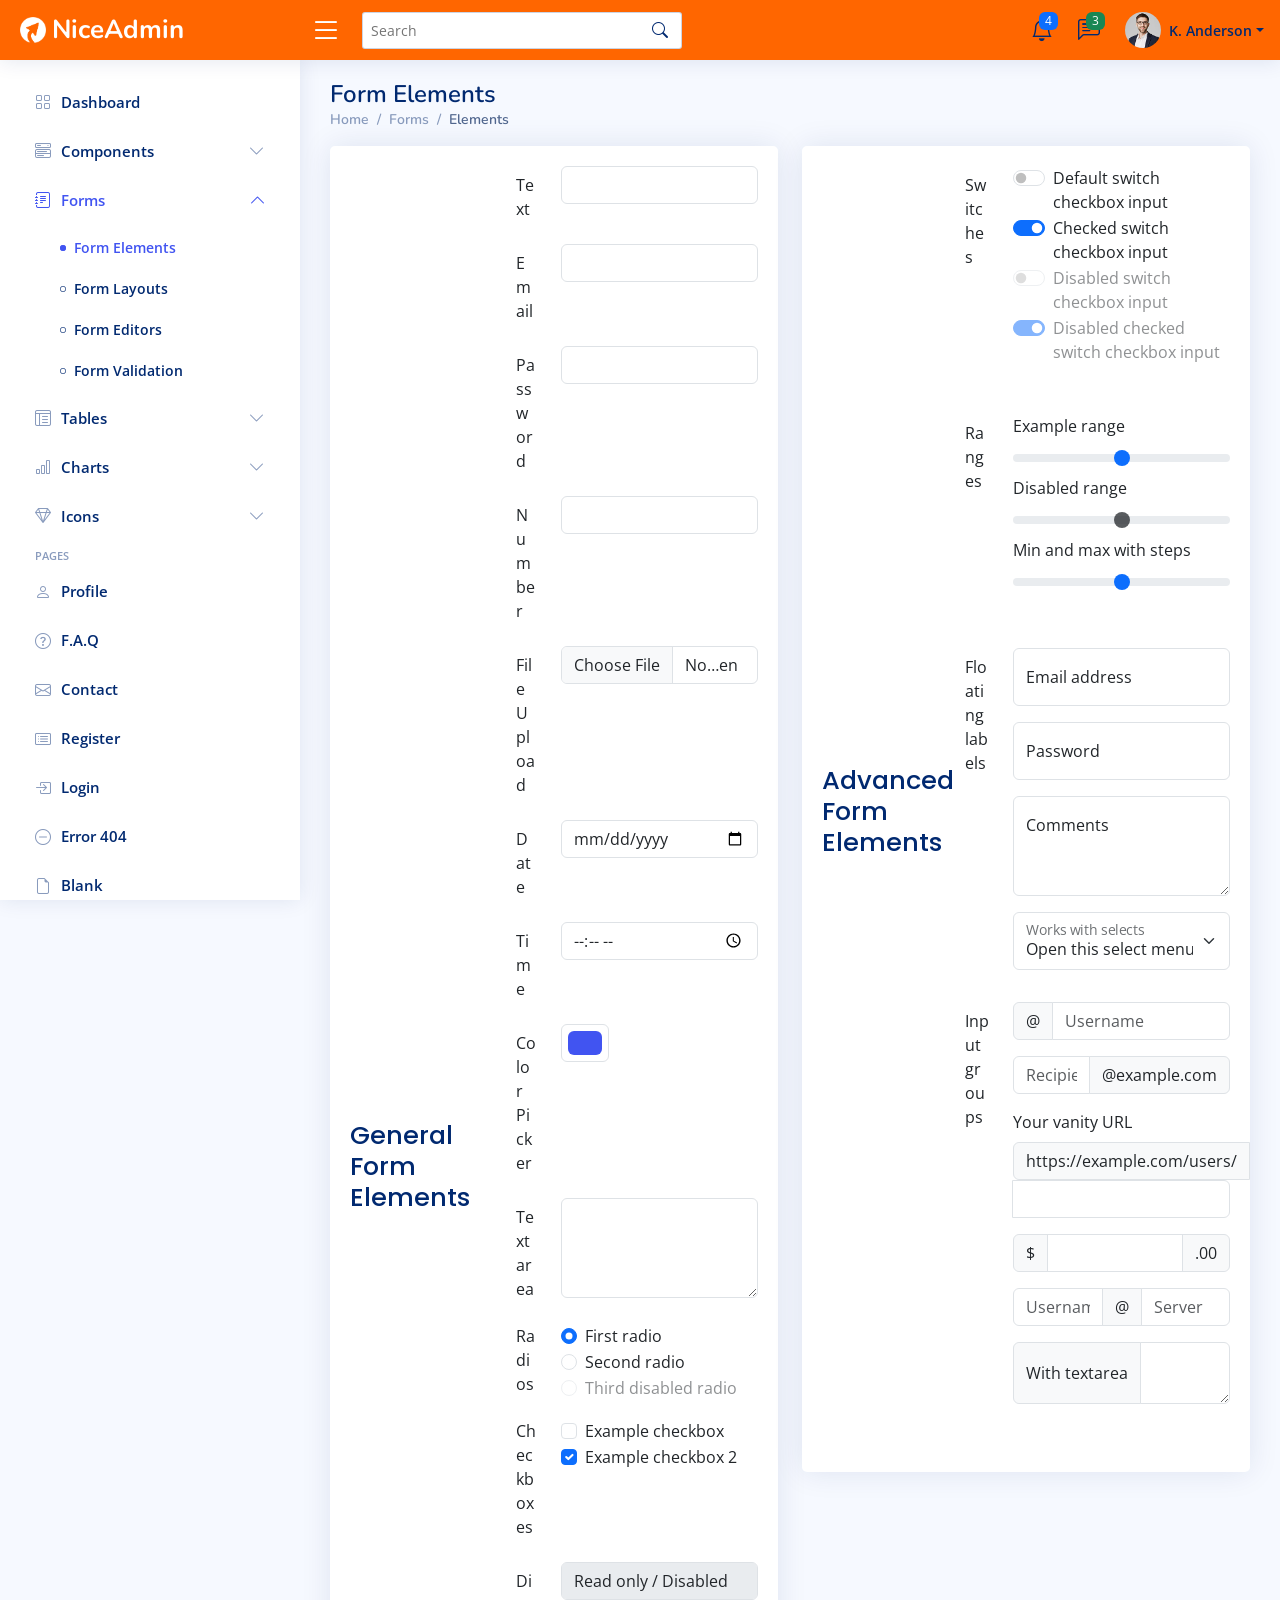
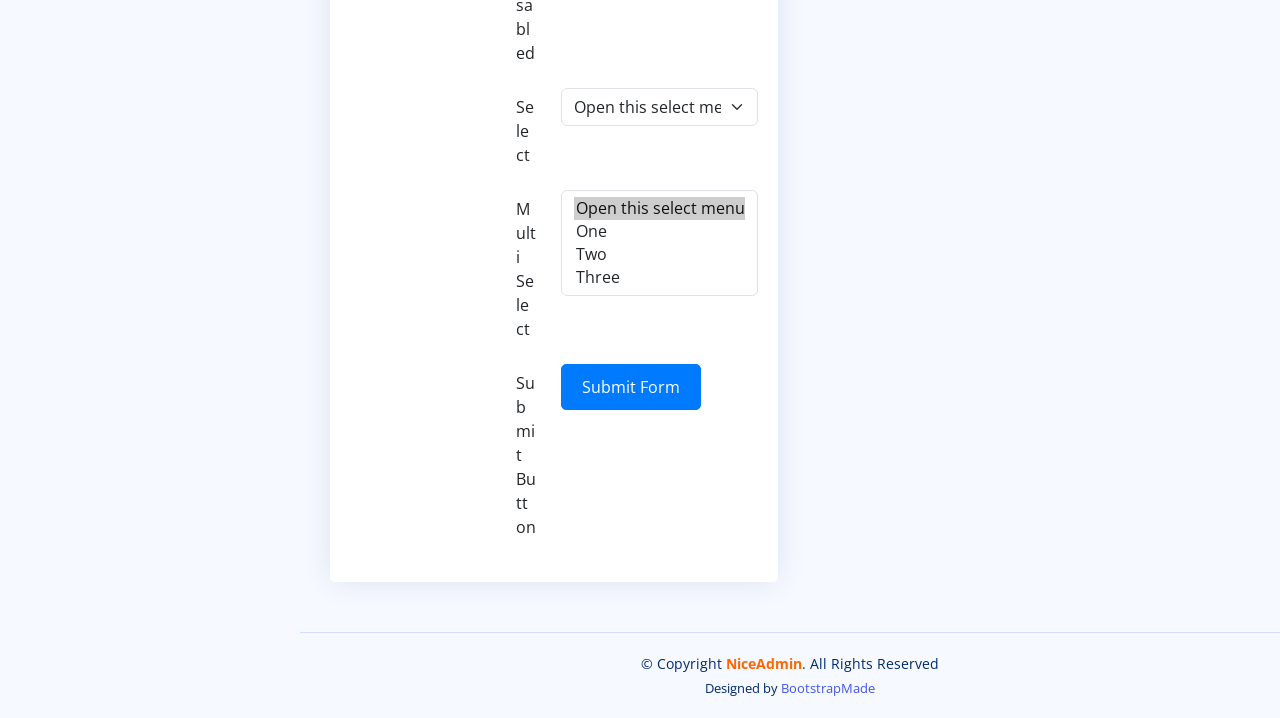
<file: forms-elements.html>
<!DOCTYPE html>
<html lang="en">

<head>
  <meta charset="utf-8">
  <meta content="width=device-width, initial-scale=1.0" name="viewport">

  <title>Forms / Elements - NiceAdmin Bootstrap Template</title>
  <meta content="" name="description">
  <meta content="" name="keywords">

  <!-- Favicons -->
  <link href="assets/img/favicon.png" rel="icon">
  <link href="assets/img/apple-touch-icon.png" rel="apple-touch-icon">

  <!-- Google Fonts -->
  <link href="https://fonts.gstatic.com" rel="preconnect">
  <link href="https://fonts.googleapis.com/css?family=Open+Sans:300,300i,400,400i,600,600i,700,700i|Nunito:300,300i,400,400i,600,600i,700,700i|Poppins:300,300i,400,400i,500,500i,600,600i,700,700i" rel="stylesheet">

  <!-- Vendor CSS Files -->
  <link href="assets/vendor/bootstrap/css/bootstrap.min.css" rel="stylesheet">
  <link href="assets/vendor/bootstrap-icons/bootstrap-icons.css" rel="stylesheet">
  <link href="assets/vendor/boxicons/css/boxicons.min.css" rel="stylesheet">
  <link href="assets/vendor/quill/quill.snow.css" rel="stylesheet">
  <link href="assets/vendor/quill/quill.bubble.css" rel="stylesheet">
  <link href="assets/vendor/remixicon/remixicon.css" rel="stylesheet">
  <link href="assets/vendor/simple-datatables/style.css" rel="stylesheet">

  <!-- Template Main CSS File -->
  <link href="assets/css/style.css" rel="stylesheet">

  <!-- =======================================================
  * Template Name: NiceAdmin
  * Template URL: https://bootstrapmade.com/nice-admin-bootstrap-admin-html-template/
  * Updated: Apr 20 2024 with Bootstrap v5.3.3
  * Author: BootstrapMade.com
  * License: https://bootstrapmade.com/license/
  ======================================================== -->
</head>

<body>

  <!-- ======= Header ======= -->
  <header id="header" class="header fixed-top d-flex align-items-center">

    <div class="d-flex align-items-center justify-content-between">
      <a href="index.html" class="logo d-flex align-items-center">
        <img src="assets/img/logo.png" alt="">
        <span class="d-none d-lg-block">NiceAdmin</span>
      </a>
      <i class="bi bi-list toggle-sidebar-btn"></i>
    </div><!-- End Logo -->

    <div class="search-bar">
      <form class="search-form d-flex align-items-center" method="POST" action="#">
        <input type="text" name="query" placeholder="Search" title="Enter search keyword">
        <button type="submit" title="Search"><i class="bi bi-search"></i></button>
      </form>
    </div><!-- End Search Bar -->

    <nav class="header-nav ms-auto">
      <ul class="d-flex align-items-center">

        <li class="nav-item d-block d-lg-none">
          <a class="nav-link nav-icon search-bar-toggle " href="#">
            <i class="bi bi-search"></i>
          </a>
        </li><!-- End Search Icon-->

        <li class="nav-item dropdown">

          <a class="nav-link nav-icon" href="#" data-bs-toggle="dropdown">
            <i class="bi bi-bell"></i>
            <span class="badge bg-primary badge-number">4</span>
          </a><!-- End Notification Icon -->

          <ul class="dropdown-menu dropdown-menu-end dropdown-menu-arrow notifications">
            <li class="dropdown-header">
              You have 4 new notifications
              <a href="#"><span class="badge rounded-pill bg-primary p-2 ms-2">View all</span></a>
            </li>
            <li>
              <hr class="dropdown-divider">
            </li>

            <li class="notification-item">
              <i class="bi bi-exclamation-circle text-warning"></i>
              <div>
                <h4>Lorem Ipsum</h4>
                <p>Quae dolorem earum veritatis oditseno</p>
                <p>30 min. ago</p>
              </div>
            </li>

            <li>
              <hr class="dropdown-divider">
            </li>

            <li class="notification-item">
              <i class="bi bi-x-circle text-danger"></i>
              <div>
                <h4>Atque rerum nesciunt</h4>
                <p>Quae dolorem earum veritatis oditseno</p>
                <p>1 hr. ago</p>
              </div>
            </li>

            <li>
              <hr class="dropdown-divider">
            </li>

            <li class="notification-item">
              <i class="bi bi-check-circle text-success"></i>
              <div>
                <h4>Sit rerum fuga</h4>
                <p>Quae dolorem earum veritatis oditseno</p>
                <p>2 hrs. ago</p>
              </div>
            </li>

            <li>
              <hr class="dropdown-divider">
            </li>

            <li class="notification-item">
              <i class="bi bi-info-circle text-primary"></i>
              <div>
                <h4>Dicta reprehenderit</h4>
                <p>Quae dolorem earum veritatis oditseno</p>
                <p>4 hrs. ago</p>
              </div>
            </li>

            <li>
              <hr class="dropdown-divider">
            </li>
            <li class="dropdown-footer">
              <a href="#">Show all notifications</a>
            </li>

          </ul><!-- End Notification Dropdown Items -->

        </li><!-- End Notification Nav -->

        <li class="nav-item dropdown">

          <a class="nav-link nav-icon" href="#" data-bs-toggle="dropdown">
            <i class="bi bi-chat-left-text"></i>
            <span class="badge bg-success badge-number">3</span>
          </a><!-- End Messages Icon -->

          <ul class="dropdown-menu dropdown-menu-end dropdown-menu-arrow messages">
            <li class="dropdown-header">
              You have 3 new messages
              <a href="#"><span class="badge rounded-pill bg-primary p-2 ms-2">View all</span></a>
            </li>
            <li>
              <hr class="dropdown-divider">
            </li>

            <li class="message-item">
              <a href="#">
                <img src="assets/img/messages-1.jpg" alt="" class="rounded-circle">
                <div>
                  <h4>Maria Hudson</h4>
                  <p>Velit asperiores et ducimus soluta repudiandae labore officia est ut...</p>
                  <p>4 hrs. ago</p>
                </div>
              </a>
            </li>
            <li>
              <hr class="dropdown-divider">
            </li>

            <li class="message-item">
              <a href="#">
                <img src="assets/img/messages-2.jpg" alt="" class="rounded-circle">
                <div>
                  <h4>Anna Nelson</h4>
                  <p>Velit asperiores et ducimus soluta repudiandae labore officia est ut...</p>
                  <p>6 hrs. ago</p>
                </div>
              </a>
            </li>
            <li>
              <hr class="dropdown-divider">
            </li>

            <li class="message-item">
              <a href="#">
                <img src="assets/img/messages-3.jpg" alt="" class="rounded-circle">
                <div>
                  <h4>David Muldon</h4>
                  <p>Velit asperiores et ducimus soluta repudiandae labore officia est ut...</p>
                  <p>8 hrs. ago</p>
                </div>
              </a>
            </li>
            <li>
              <hr class="dropdown-divider">
            </li>

            <li class="dropdown-footer">
              <a href="#">Show all messages</a>
            </li>

          </ul><!-- End Messages Dropdown Items -->

        </li><!-- End Messages Nav -->

        <li class="nav-item dropdown pe-3">

          <a class="nav-link nav-profile d-flex align-items-center pe-0" href="#" data-bs-toggle="dropdown">
            <img src="assets/img/profile-img.jpg" alt="Profile" class="rounded-circle">
            <span class="d-none d-md-block dropdown-toggle ps-2">K. Anderson</span>
          </a><!-- End Profile Iamge Icon -->

          <ul class="dropdown-menu dropdown-menu-end dropdown-menu-arrow profile">
            <li class="dropdown-header">
              <h6>Kevin Anderson</h6>
              <span>Web Designer</span>
            </li>
            <li>
              <hr class="dropdown-divider">
            </li>

            <li>
              <a class="dropdown-item d-flex align-items-center" href="users-profile.html">
                <i class="bi bi-person"></i>
                <span>My Profile</span>
              </a>
            </li>
            <li>
              <hr class="dropdown-divider">
            </li>

            <li>
              <a class="dropdown-item d-flex align-items-center" href="users-profile.html">
                <i class="bi bi-gear"></i>
                <span>Account Settings</span>
              </a>
            </li>
            <li>
              <hr class="dropdown-divider">
            </li>

            <li>
              <a class="dropdown-item d-flex align-items-center" href="pages-faq.html">
                <i class="bi bi-question-circle"></i>
                <span>Need Help?</span>
              </a>
            </li>
            <li>
              <hr class="dropdown-divider">
            </li>

            <li>
              <a class="dropdown-item d-flex align-items-center" href="#">
                <i class="bi bi-box-arrow-right"></i>
                <span>Sign Out</span>
              </a>
            </li>

          </ul><!-- End Profile Dropdown Items -->
        </li><!-- End Profile Nav -->

      </ul>
    </nav><!-- End Icons Navigation -->

  </header><!-- End Header -->

  <!-- ======= Sidebar ======= -->
  <aside id="sidebar" class="sidebar">

    <ul class="sidebar-nav" id="sidebar-nav">

      <li class="nav-item">
        <a class="nav-link collapsed" href="index.html">
          <i class="bi bi-grid"></i>
          <span>Dashboard</span>
        </a>
      </li><!-- End Dashboard Nav -->

      <li class="nav-item">
        <a class="nav-link collapsed" data-bs-target="#components-nav" data-bs-toggle="collapse" href="#">
          <i class="bi bi-menu-button-wide"></i><span>Components</span><i class="bi bi-chevron-down ms-auto"></i>
        </a>
        <ul id="components-nav" class="nav-content collapse " data-bs-parent="#sidebar-nav">
          <li>
            <a href="components-alerts.html">
              <i class="bi bi-circle"></i><span>Alerts</span>
            </a>
          </li>
          <li>
            <a href="components-accordion.html">
              <i class="bi bi-circle"></i><span>Accordion</span>
            </a>
          </li>
          <li>
            <a href="components-badges.html">
              <i class="bi bi-circle"></i><span>Badges</span>
            </a>
          </li>
          <li>
            <a href="components-breadcrumbs.html">
              <i class="bi bi-circle"></i><span>Breadcrumbs</span>
            </a>
          </li>
          <li>
            <a href="components-buttons.html">
              <i class="bi bi-circle"></i><span>Buttons</span>
            </a>
          </li>
          <li>
            <a href="components-cards.html">
              <i class="bi bi-circle"></i><span>Cards</span>
            </a>
          </li>
          <li>
            <a href="components-carousel.html">
              <i class="bi bi-circle"></i><span>Carousel</span>
            </a>
          </li>
          <li>
            <a href="components-list-group.html">
              <i class="bi bi-circle"></i><span>List group</span>
            </a>
          </li>
          <li>
            <a href="components-modal.html">
              <i class="bi bi-circle"></i><span>Modal</span>
            </a>
          </li>
          <li>
            <a href="components-tabs.html">
              <i class="bi bi-circle"></i><span>Tabs</span>
            </a>
          </li>
          <li>
            <a href="components-pagination.html">
              <i class="bi bi-circle"></i><span>Pagination</span>
            </a>
          </li>
          <li>
            <a href="components-progress.html">
              <i class="bi bi-circle"></i><span>Progress</span>
            </a>
          </li>
          <li>
            <a href="components-spinners.html">
              <i class="bi bi-circle"></i><span>Spinners</span>
            </a>
          </li>
          <li>
            <a href="components-tooltips.html">
              <i class="bi bi-circle"></i><span>Tooltips</span>
            </a>
          </li>
        </ul>
      </li><!-- End Components Nav -->

      <li class="nav-item">
        <a class="nav-link " data-bs-target="#forms-nav" data-bs-toggle="collapse" href="#">
          <i class="bi bi-journal-text"></i><span>Forms</span><i class="bi bi-chevron-down ms-auto"></i>
        </a>
        <ul id="forms-nav" class="nav-content collapse show" data-bs-parent="#sidebar-nav">
          <li>
            <a href="forms-elements.html" class="active">
              <i class="bi bi-circle"></i><span>Form Elements</span>
            </a>
          </li>
          <li>
            <a href="forms-layouts.html">
              <i class="bi bi-circle"></i><span>Form Layouts</span>
            </a>
          </li>
          <li>
            <a href="forms-editors.html">
              <i class="bi bi-circle"></i><span>Form Editors</span>
            </a>
          </li>
          <li>
            <a href="forms-validation.html">
              <i class="bi bi-circle"></i><span>Form Validation</span>
            </a>
          </li>
        </ul>
      </li><!-- End Forms Nav -->

      <li class="nav-item">
        <a class="nav-link collapsed" data-bs-target="#tables-nav" data-bs-toggle="collapse" href="#">
          <i class="bi bi-layout-text-window-reverse"></i><span>Tables</span><i class="bi bi-chevron-down ms-auto"></i>
        </a>
        <ul id="tables-nav" class="nav-content collapse " data-bs-parent="#sidebar-nav">
          <li>
            <a href="tables-general.html">
              <i class="bi bi-circle"></i><span>General Tables</span>
            </a>
          </li>
          <li>
            <a href="tables-data.html">
              <i class="bi bi-circle"></i><span>Data Tables</span>
            </a>
          </li>
        </ul>
      </li><!-- End Tables Nav -->

      <li class="nav-item">
        <a class="nav-link collapsed" data-bs-target="#charts-nav" data-bs-toggle="collapse" href="#">
          <i class="bi bi-bar-chart"></i><span>Charts</span><i class="bi bi-chevron-down ms-auto"></i>
        </a>
        <ul id="charts-nav" class="nav-content collapse " data-bs-parent="#sidebar-nav">
          <li>
            <a href="charts-chartjs.html">
              <i class="bi bi-circle"></i><span>Chart.js</span>
            </a>
          </li>
          <li>
            <a href="charts-apexcharts.html">
              <i class="bi bi-circle"></i><span>ApexCharts</span>
            </a>
          </li>
          <li>
            <a href="charts-echarts.html">
              <i class="bi bi-circle"></i><span>ECharts</span>
            </a>
          </li>
        </ul>
      </li><!-- End Charts Nav -->

      <li class="nav-item">
        <a class="nav-link collapsed" data-bs-target="#icons-nav" data-bs-toggle="collapse" href="#">
          <i class="bi bi-gem"></i><span>Icons</span><i class="bi bi-chevron-down ms-auto"></i>
        </a>
        <ul id="icons-nav" class="nav-content collapse " data-bs-parent="#sidebar-nav">
          <li>
            <a href="icons-bootstrap.html">
              <i class="bi bi-circle"></i><span>Bootstrap Icons</span>
            </a>
          </li>
          <li>
            <a href="icons-remix.html">
              <i class="bi bi-circle"></i><span>Remix Icons</span>
            </a>
          </li>
          <li>
            <a href="icons-boxicons.html">
              <i class="bi bi-circle"></i><span>Boxicons</span>
            </a>
          </li>
        </ul>
      </li><!-- End Icons Nav -->

      <li class="nav-heading">Pages</li>

      <li class="nav-item">
        <a class="nav-link collapsed" href="users-profile.html">
          <i class="bi bi-person"></i>
          <span>Profile</span>
        </a>
      </li><!-- End Profile Page Nav -->

      <li class="nav-item">
        <a class="nav-link collapsed" href="pages-faq.html">
          <i class="bi bi-question-circle"></i>
          <span>F.A.Q</span>
        </a>
      </li><!-- End F.A.Q Page Nav -->

      <li class="nav-item">
        <a class="nav-link collapsed" href="pages-contact.html">
          <i class="bi bi-envelope"></i>
          <span>Contact</span>
        </a>
      </li><!-- End Contact Page Nav -->

      <li class="nav-item">
        <a class="nav-link collapsed" href="pages-register.html">
          <i class="bi bi-card-list"></i>
          <span>Register</span>
        </a>
      </li><!-- End Register Page Nav -->

      <li class="nav-item">
        <a class="nav-link collapsed" href="pages-login.html">
          <i class="bi bi-box-arrow-in-right"></i>
          <span>Login</span>
        </a>
      </li><!-- End Login Page Nav -->

      <li class="nav-item">
        <a class="nav-link collapsed" href="pages-error-404.html">
          <i class="bi bi-dash-circle"></i>
          <span>Error 404</span>
        </a>
      </li><!-- End Error 404 Page Nav -->

      <li class="nav-item">
        <a class="nav-link collapsed" href="pages-blank.html">
          <i class="bi bi-file-earmark"></i>
          <span>Blank</span>
        </a>
      </li><!-- End Blank Page Nav -->

    </ul>

  </aside><!-- End Sidebar-->

  <main id="main" class="main">

    <div class="pagetitle">
      <h1>Form Elements</h1>
      <nav>
        <ol class="breadcrumb">
          <li class="breadcrumb-item"><a href="index.html">Home</a></li>
          <li class="breadcrumb-item">Forms</li>
          <li class="breadcrumb-item active">Elements</li>
        </ol>
      </nav>
    </div><!-- End Page Title -->

    <section class="section">
      <div class="row">
        <div class="col-lg-6">

          <div class="card">
            <div class="card-body">
              <h5 class="card-title">General Form Elements</h5>

              <!-- General Form Elements -->
              <form>
                <div class="row mb-3">
                  <label for="inputText" class="col-sm-2 col-form-label">Text</label>
                  <div class="col-sm-10">
                    <input type="text" class="form-control">
                  </div>
                </div>
                <div class="row mb-3">
                  <label for="inputEmail" class="col-sm-2 col-form-label">Email</label>
                  <div class="col-sm-10">
                    <input type="email" class="form-control">
                  </div>
                </div>
                <div class="row mb-3">
                  <label for="inputPassword" class="col-sm-2 col-form-label">Password</label>
                  <div class="col-sm-10">
                    <input type="password" class="form-control">
                  </div>
                </div>
                <div class="row mb-3">
                  <label for="inputNumber" class="col-sm-2 col-form-label">Number</label>
                  <div class="col-sm-10">
                    <input type="number" class="form-control">
                  </div>
                </div>
                <div class="row mb-3">
                  <label for="inputNumber" class="col-sm-2 col-form-label">File Upload</label>
                  <div class="col-sm-10">
                    <input class="form-control" type="file" id="formFile">
                  </div>
                </div>
                <div class="row mb-3">
                  <label for="inputDate" class="col-sm-2 col-form-label">Date</label>
                  <div class="col-sm-10">
                    <input type="date" class="form-control">
                  </div>
                </div>
                <div class="row mb-3">
                  <label for="inputTime" class="col-sm-2 col-form-label">Time</label>
                  <div class="col-sm-10">
                    <input type="time" class="form-control">
                  </div>
                </div>

                <div class="row mb-3">
                  <label for="inputColor" class="col-sm-2 col-form-label">Color Picker</label>
                  <div class="col-sm-10">
                    <input type="color" class="form-control form-control-color" id="exampleColorInput" value="#4154f1" title="Choose your color">
                  </div>
                </div>
                <div class="row mb-3">
                  <label for="inputPassword" class="col-sm-2 col-form-label">Textarea</label>
                  <div class="col-sm-10">
                    <textarea class="form-control" style="height: 100px"></textarea>
                  </div>
                </div>
                <fieldset class="row mb-3">
                  <legend class="col-form-label col-sm-2 pt-0">Radios</legend>
                  <div class="col-sm-10">
                    <div class="form-check">
                      <input class="form-check-input" type="radio" name="gridRadios" id="gridRadios1" value="option1" checked>
                      <label class="form-check-label" for="gridRadios1">
                        First radio
                      </label>
                    </div>
                    <div class="form-check">
                      <input class="form-check-input" type="radio" name="gridRadios" id="gridRadios2" value="option2">
                      <label class="form-check-label" for="gridRadios2">
                        Second radio
                      </label>
                    </div>
                    <div class="form-check disabled">
                      <input class="form-check-input" type="radio" name="gridRadios" id="gridRadios" value="option" disabled>
                      <label class="form-check-label" for="gridRadios3">
                        Third disabled radio
                      </label>
                    </div>
                  </div>
                </fieldset>
                <div class="row mb-3">
                  <legend class="col-form-label col-sm-2 pt-0">Checkboxes</legend>
                  <div class="col-sm-10">

                    <div class="form-check">
                      <input class="form-check-input" type="checkbox" id="gridCheck1">
                      <label class="form-check-label" for="gridCheck1">
                        Example checkbox
                      </label>
                    </div>

                    <div class="form-check">
                      <input class="form-check-input" type="checkbox" id="gridCheck2" checked>
                      <label class="form-check-label" for="gridCheck2">
                        Example checkbox 2
                      </label>
                    </div>

                  </div>
                </div>

                <div class="row mb-3">
                  <label class="col-sm-2 col-form-label">Disabled</label>
                  <div class="col-sm-10">
                    <input type="text" class="form-control" value="Read only / Disabled" disabled>
                  </div>
                </div>

                <div class="row mb-3">
                  <label class="col-sm-2 col-form-label">Select</label>
                  <div class="col-sm-10">
                    <select class="form-select" aria-label="Default select example">
                      <option selected>Open this select menu</option>
                      <option value="1">One</option>
                      <option value="2">Two</option>
                      <option value="3">Three</option>
                    </select>
                  </div>
                </div>

                <div class="row mb-3">
                  <label class="col-sm-2 col-form-label">Multi Select</label>
                  <div class="col-sm-10">
                    <select class="form-select" multiple aria-label="multiple select example">
                      <option selected>Open this select menu</option>
                      <option value="1">One</option>
                      <option value="2">Two</option>
                      <option value="3">Three</option>
                    </select>
                  </div>
                </div>

                <div class="row mb-3">
                  <label class="col-sm-2 col-form-label">Submit Button</label>
                  <div class="col-sm-10">
                    <button type="submit" class="btn btn-primary">Submit Form</button>
                  </div>
                </div>

              </form><!-- End General Form Elements -->

            </div>
          </div>

        </div>

        <div class="col-lg-6">

          <div class="card">
            <div class="card-body">
              <h5 class="card-title">Advanced Form Elements</h5>

              <!-- Advanced Form Elements -->
              <form>
                <div class="row mb-5">
                  <label class="col-sm-2 col-form-label">Switches</label>
                  <div class="col-sm-10">
                    <div class="form-check form-switch">
                      <input class="form-check-input" type="checkbox" id="flexSwitchCheckDefault">
                      <label class="form-check-label" for="flexSwitchCheckDefault">Default switch checkbox input</label>
                    </div>
                    <div class="form-check form-switch">
                      <input class="form-check-input" type="checkbox" id="flexSwitchCheckChecked" checked>
                      <label class="form-check-label" for="flexSwitchCheckChecked">Checked switch checkbox input</label>
                    </div>
                    <div class="form-check form-switch">
                      <input class="form-check-input" type="checkbox" id="flexSwitchCheckDisabled" disabled>
                      <label class="form-check-label" for="flexSwitchCheckDisabled">Disabled switch checkbox input</label>
                    </div>
                    <div class="form-check form-switch">
                      <input class="form-check-input" type="checkbox" id="flexSwitchCheckCheckedDisabled" checked disabled>
                      <label class="form-check-label" for="flexSwitchCheckCheckedDisabled">Disabled checked switch checkbox input</label>
                    </div>
                  </div>
                </div>

                <div class="row mb-5">
                  <label class="col-sm-2 col-form-label">Ranges</label>
                  <div class="col-sm-10">
                    <div>
                      <label for="customRange1" class="form-label">Example range</label>
                      <input type="range" class="form-range" id="customRange1">
                    </div>
                    <div>
                      <label for="disabledRange" class="form-label">Disabled range</label>
                      <input type="range" class="form-range" id="disabledRange" disabled>
                    </div>
                    <div>
                      <label for="customRange2" class="form-label">Min and max with steps</label>
                      <input type="range" class="form-range" min="0" max="5" step="0.5" id="customRange2">
                    </div>
                  </div>
                </div>

                <div class="row mb-3">
                  <label class="col-sm-2 col-form-label">Floating labels</label>
                  <div class="col-sm-10">
                    <div class="form-floating mb-3">
                      <input type="email" class="form-control" id="floatingInput" placeholder="name@example.com">
                      <label for="floatingInput">Email address</label>
                    </div>
                    <div class="form-floating mb-3">
                      <input type="password" class="form-control" id="floatingPassword" placeholder="Password">
                      <label for="floatingPassword">Password</label>
                    </div>
                    <div class="form-floating mb-3">
                      <textarea class="form-control" placeholder="Leave a comment here" id="floatingTextarea" style="height: 100px;"></textarea>
                      <label for="floatingTextarea">Comments</label>
                    </div>
                    <div class="form-floating mb-3">
                      <select class="form-select" id="floatingSelect" aria-label="Floating label select example">
                        <option selected>Open this select menu</option>
                        <option value="1">One</option>
                        <option value="2">Two</option>
                        <option value="3">Three</option>
                      </select>
                      <label for="floatingSelect">Works with selects</label>
                    </div>
                  </div>
                </div>

                <div class="row mb-5">
                  <label class="col-sm-2 col-form-label">Input groups</label>
                  <div class="col-sm-10">
                    <div class="input-group mb-3">
                      <span class="input-group-text" id="basic-addon1">@</span>
                      <input type="text" class="form-control" placeholder="Username" aria-label="Username" aria-describedby="basic-addon1">
                    </div>

                    <div class="input-group mb-3">
                      <input type="text" class="form-control" placeholder="Recipient's username" aria-label="Recipient's username" aria-describedby="basic-addon2">
                      <span class="input-group-text" id="basic-addon2">@example.com</span>
                    </div>

                    <label for="basic-url" class="form-label">Your vanity URL</label>
                    <div class="input-group mb-3">
                      <span class="input-group-text" id="basic-addon3">https://example.com/users/</span>
                      <input type="text" class="form-control" id="basic-url" aria-describedby="basic-addon3">
                    </div>

                    <div class="input-group mb-3">
                      <span class="input-group-text">$</span>
                      <input type="text" class="form-control" aria-label="Amount (to the nearest dollar)">
                      <span class="input-group-text">.00</span>
                    </div>

                    <div class="input-group mb-3">
                      <input type="text" class="form-control" placeholder="Username" aria-label="Username">
                      <span class="input-group-text">@</span>
                      <input type="text" class="form-control" placeholder="Server" aria-label="Server">
                    </div>

                    <div class="input-group">
                      <span class="input-group-text">With textarea</span>
                      <textarea class="form-control" aria-label="With textarea"></textarea>
                    </div>
                  </div>
                </div>

              </form><!-- End General Form Elements -->

            </div>
          </div>

        </div>
      </div>
    </section>

  </main><!-- End #main -->

  <!-- ======= Footer ======= -->
  <footer id="footer" class="footer">
    <div class="copyright">
      &copy; Copyright <strong><span>NiceAdmin</span></strong>. All Rights Reserved
    </div>
    <div class="credits">
      <!-- All the links in the footer should remain intact. -->
      <!-- You can delete the links only if you purchased the pro version. -->
      <!-- Licensing information: https://bootstrapmade.com/license/ -->
      <!-- Purchase the pro version with working PHP/AJAX contact form: https://bootstrapmade.com/nice-admin-bootstrap-admin-html-template/ -->
      Designed by <a href="https://bootstrapmade.com/">BootstrapMade</a>
    </div>
  </footer><!-- End Footer -->

  <a href="#" class="back-to-top d-flex align-items-center justify-content-center"><i class="bi bi-arrow-up-short"></i></a>

  <!-- Vendor JS Files -->
  <script src="assets/vendor/apexcharts/apexcharts.min.js"></script>
  <script src="assets/vendor/bootstrap/js/bootstrap.bundle.min.js"></script>
  <script src="assets/vendor/chart.js/chart.umd.js"></script>
  <script src="assets/vendor/echarts/echarts.min.js"></script>
  <script src="assets/vendor/quill/quill.js"></script>
  <script src="assets/vendor/simple-datatables/simple-datatables.js"></script>
  <script src="assets/vendor/tinymce/tinymce.min.js"></script>
  <script src="assets/vendor/php-email-form/validate.js"></script>

  <!-- Template Main JS File -->
  <script src="assets/js/main.js"></script>

</body>

</html>
</file>
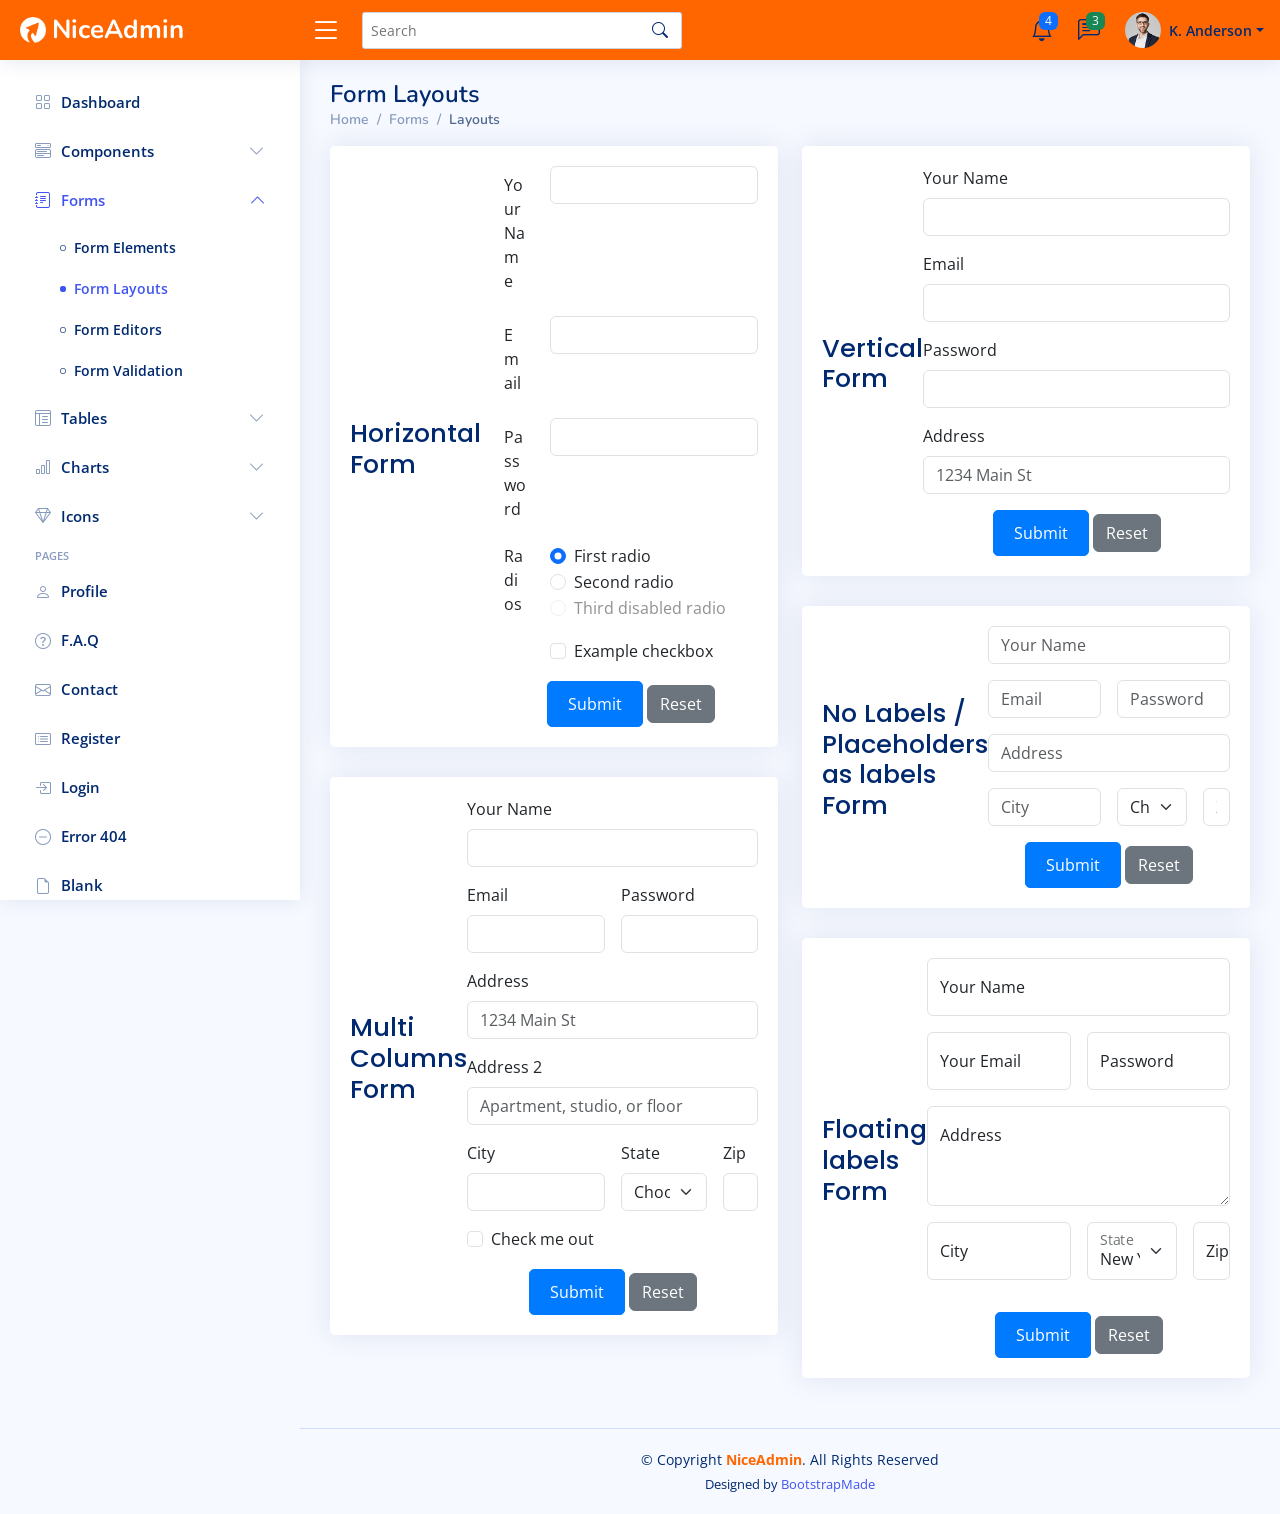
<file: forms-layouts.html>
<!DOCTYPE html>
<html lang="en">

<head>
  <meta charset="utf-8">
  <meta content="width=device-width, initial-scale=1.0" name="viewport">

  <title>Forms / Layouts - NiceAdmin Bootstrap Template</title>
  <meta content="" name="description">
  <meta content="" name="keywords">

  <!-- Favicons -->
  <link href="assets/img/favicon.png" rel="icon">
  <link href="assets/img/apple-touch-icon.png" rel="apple-touch-icon">

  <!-- Google Fonts -->
  <link href="https://fonts.gstatic.com" rel="preconnect">
  <link href="https://fonts.googleapis.com/css?family=Open+Sans:300,300i,400,400i,600,600i,700,700i|Nunito:300,300i,400,400i,600,600i,700,700i|Poppins:300,300i,400,400i,500,500i,600,600i,700,700i" rel="stylesheet">

  <!-- Vendor CSS Files -->
  <link href="assets/vendor/bootstrap/css/bootstrap.min.css" rel="stylesheet">
  <link href="assets/vendor/bootstrap-icons/bootstrap-icons.css" rel="stylesheet">
  <link href="assets/vendor/boxicons/css/boxicons.min.css" rel="stylesheet">
  <link href="assets/vendor/quill/quill.snow.css" rel="stylesheet">
  <link href="assets/vendor/quill/quill.bubble.css" rel="stylesheet">
  <link href="assets/vendor/remixicon/remixicon.css" rel="stylesheet">
  <link href="assets/vendor/simple-datatables/style.css" rel="stylesheet">

  <!-- Template Main CSS File -->
  <link href="assets/css/style.css" rel="stylesheet">

  <!-- =======================================================
  * Template Name: NiceAdmin
  * Template URL: https://bootstrapmade.com/nice-admin-bootstrap-admin-html-template/
  * Updated: Apr 20 2024 with Bootstrap v5.3.3
  * Author: BootstrapMade.com
  * License: https://bootstrapmade.com/license/
  ======================================================== -->
</head>

<body>

  <!-- ======= Header ======= -->
  <header id="header" class="header fixed-top d-flex align-items-center">

    <div class="d-flex align-items-center justify-content-between">
      <a href="index.html" class="logo d-flex align-items-center">
        <img src="assets/img/logo.png" alt="">
        <span class="d-none d-lg-block">NiceAdmin</span>
      </a>
      <i class="bi bi-list toggle-sidebar-btn"></i>
    </div><!-- End Logo -->

    <div class="search-bar">
      <form class="search-form d-flex align-items-center" method="POST" action="#">
        <input type="text" name="query" placeholder="Search" title="Enter search keyword">
        <button type="submit" title="Search"><i class="bi bi-search"></i></button>
      </form>
    </div><!-- End Search Bar -->

    <nav class="header-nav ms-auto">
      <ul class="d-flex align-items-center">

        <li class="nav-item d-block d-lg-none">
          <a class="nav-link nav-icon search-bar-toggle " href="#">
            <i class="bi bi-search"></i>
          </a>
        </li><!-- End Search Icon-->

        <li class="nav-item dropdown">

          <a class="nav-link nav-icon" href="#" data-bs-toggle="dropdown">
            <i class="bi bi-bell"></i>
            <span class="badge bg-primary badge-number">4</span>
          </a><!-- End Notification Icon -->

          <ul class="dropdown-menu dropdown-menu-end dropdown-menu-arrow notifications">
            <li class="dropdown-header">
              You have 4 new notifications
              <a href="#"><span class="badge rounded-pill bg-primary p-2 ms-2">View all</span></a>
            </li>
            <li>
              <hr class="dropdown-divider">
            </li>

            <li class="notification-item">
              <i class="bi bi-exclamation-circle text-warning"></i>
              <div>
                <h4>Lorem Ipsum</h4>
                <p>Quae dolorem earum veritatis oditseno</p>
                <p>30 min. ago</p>
              </div>
            </li>

            <li>
              <hr class="dropdown-divider">
            </li>

            <li class="notification-item">
              <i class="bi bi-x-circle text-danger"></i>
              <div>
                <h4>Atque rerum nesciunt</h4>
                <p>Quae dolorem earum veritatis oditseno</p>
                <p>1 hr. ago</p>
              </div>
            </li>

            <li>
              <hr class="dropdown-divider">
            </li>

            <li class="notification-item">
              <i class="bi bi-check-circle text-success"></i>
              <div>
                <h4>Sit rerum fuga</h4>
                <p>Quae dolorem earum veritatis oditseno</p>
                <p>2 hrs. ago</p>
              </div>
            </li>

            <li>
              <hr class="dropdown-divider">
            </li>

            <li class="notification-item">
              <i class="bi bi-info-circle text-primary"></i>
              <div>
                <h4>Dicta reprehenderit</h4>
                <p>Quae dolorem earum veritatis oditseno</p>
                <p>4 hrs. ago</p>
              </div>
            </li>

            <li>
              <hr class="dropdown-divider">
            </li>
            <li class="dropdown-footer">
              <a href="#">Show all notifications</a>
            </li>

          </ul><!-- End Notification Dropdown Items -->

        </li><!-- End Notification Nav -->

        <li class="nav-item dropdown">

          <a class="nav-link nav-icon" href="#" data-bs-toggle="dropdown">
            <i class="bi bi-chat-left-text"></i>
            <span class="badge bg-success badge-number">3</span>
          </a><!-- End Messages Icon -->

          <ul class="dropdown-menu dropdown-menu-end dropdown-menu-arrow messages">
            <li class="dropdown-header">
              You have 3 new messages
              <a href="#"><span class="badge rounded-pill bg-primary p-2 ms-2">View all</span></a>
            </li>
            <li>
              <hr class="dropdown-divider">
            </li>

            <li class="message-item">
              <a href="#">
                <img src="assets/img/messages-1.jpg" alt="" class="rounded-circle">
                <div>
                  <h4>Maria Hudson</h4>
                  <p>Velit asperiores et ducimus soluta repudiandae labore officia est ut...</p>
                  <p>4 hrs. ago</p>
                </div>
              </a>
            </li>
            <li>
              <hr class="dropdown-divider">
            </li>

            <li class="message-item">
              <a href="#">
                <img src="assets/img/messages-2.jpg" alt="" class="rounded-circle">
                <div>
                  <h4>Anna Nelson</h4>
                  <p>Velit asperiores et ducimus soluta repudiandae labore officia est ut...</p>
                  <p>6 hrs. ago</p>
                </div>
              </a>
            </li>
            <li>
              <hr class="dropdown-divider">
            </li>

            <li class="message-item">
              <a href="#">
                <img src="assets/img/messages-3.jpg" alt="" class="rounded-circle">
                <div>
                  <h4>David Muldon</h4>
                  <p>Velit asperiores et ducimus soluta repudiandae labore officia est ut...</p>
                  <p>8 hrs. ago</p>
                </div>
              </a>
            </li>
            <li>
              <hr class="dropdown-divider">
            </li>

            <li class="dropdown-footer">
              <a href="#">Show all messages</a>
            </li>

          </ul><!-- End Messages Dropdown Items -->

        </li><!-- End Messages Nav -->

        <li class="nav-item dropdown pe-3">

          <a class="nav-link nav-profile d-flex align-items-center pe-0" href="#" data-bs-toggle="dropdown">
            <img src="assets/img/profile-img.jpg" alt="Profile" class="rounded-circle">
            <span class="d-none d-md-block dropdown-toggle ps-2">K. Anderson</span>
          </a><!-- End Profile Iamge Icon -->

          <ul class="dropdown-menu dropdown-menu-end dropdown-menu-arrow profile">
            <li class="dropdown-header">
              <h6>Kevin Anderson</h6>
              <span>Web Designer</span>
            </li>
            <li>
              <hr class="dropdown-divider">
            </li>

            <li>
              <a class="dropdown-item d-flex align-items-center" href="users-profile.html">
                <i class="bi bi-person"></i>
                <span>My Profile</span>
              </a>
            </li>
            <li>
              <hr class="dropdown-divider">
            </li>

            <li>
              <a class="dropdown-item d-flex align-items-center" href="users-profile.html">
                <i class="bi bi-gear"></i>
                <span>Account Settings</span>
              </a>
            </li>
            <li>
              <hr class="dropdown-divider">
            </li>

            <li>
              <a class="dropdown-item d-flex align-items-center" href="pages-faq.html">
                <i class="bi bi-question-circle"></i>
                <span>Need Help?</span>
              </a>
            </li>
            <li>
              <hr class="dropdown-divider">
            </li>

            <li>
              <a class="dropdown-item d-flex align-items-center" href="#">
                <i class="bi bi-box-arrow-right"></i>
                <span>Sign Out</span>
              </a>
            </li>

          </ul><!-- End Profile Dropdown Items -->
        </li><!-- End Profile Nav -->

      </ul>
    </nav><!-- End Icons Navigation -->

  </header><!-- End Header -->

  <!-- ======= Sidebar ======= -->
  <aside id="sidebar" class="sidebar">

    <ul class="sidebar-nav" id="sidebar-nav">

      <li class="nav-item">
        <a class="nav-link collapsed" href="index.html">
          <i class="bi bi-grid"></i>
          <span>Dashboard</span>
        </a>
      </li><!-- End Dashboard Nav -->

      <li class="nav-item">
        <a class="nav-link collapsed" data-bs-target="#components-nav" data-bs-toggle="collapse" href="#">
          <i class="bi bi-menu-button-wide"></i><span>Components</span><i class="bi bi-chevron-down ms-auto"></i>
        </a>
        <ul id="components-nav" class="nav-content collapse " data-bs-parent="#sidebar-nav">
          <li>
            <a href="components-alerts.html">
              <i class="bi bi-circle"></i><span>Alerts</span>
            </a>
          </li>
          <li>
            <a href="components-accordion.html">
              <i class="bi bi-circle"></i><span>Accordion</span>
            </a>
          </li>
          <li>
            <a href="components-badges.html">
              <i class="bi bi-circle"></i><span>Badges</span>
            </a>
          </li>
          <li>
            <a href="components-breadcrumbs.html">
              <i class="bi bi-circle"></i><span>Breadcrumbs</span>
            </a>
          </li>
          <li>
            <a href="components-buttons.html">
              <i class="bi bi-circle"></i><span>Buttons</span>
            </a>
          </li>
          <li>
            <a href="components-cards.html">
              <i class="bi bi-circle"></i><span>Cards</span>
            </a>
          </li>
          <li>
            <a href="components-carousel.html">
              <i class="bi bi-circle"></i><span>Carousel</span>
            </a>
          </li>
          <li>
            <a href="components-list-group.html">
              <i class="bi bi-circle"></i><span>List group</span>
            </a>
          </li>
          <li>
            <a href="components-modal.html">
              <i class="bi bi-circle"></i><span>Modal</span>
            </a>
          </li>
          <li>
            <a href="components-tabs.html">
              <i class="bi bi-circle"></i><span>Tabs</span>
            </a>
          </li>
          <li>
            <a href="components-pagination.html">
              <i class="bi bi-circle"></i><span>Pagination</span>
            </a>
          </li>
          <li>
            <a href="components-progress.html">
              <i class="bi bi-circle"></i><span>Progress</span>
            </a>
          </li>
          <li>
            <a href="components-spinners.html">
              <i class="bi bi-circle"></i><span>Spinners</span>
            </a>
          </li>
          <li>
            <a href="components-tooltips.html">
              <i class="bi bi-circle"></i><span>Tooltips</span>
            </a>
          </li>
        </ul>
      </li><!-- End Components Nav -->

      <li class="nav-item">
        <a class="nav-link " data-bs-target="#forms-nav" data-bs-toggle="collapse" href="#">
          <i class="bi bi-journal-text"></i><span>Forms</span><i class="bi bi-chevron-down ms-auto"></i>
        </a>
        <ul id="forms-nav" class="nav-content collapse show" data-bs-parent="#sidebar-nav">
          <li>
            <a href="forms-elements.html">
              <i class="bi bi-circle"></i><span>Form Elements</span>
            </a>
          </li>
          <li>
            <a href="forms-layouts.html" class="active">
              <i class="bi bi-circle"></i><span>Form Layouts</span>
            </a>
          </li>
          <li>
            <a href="forms-editors.html">
              <i class="bi bi-circle"></i><span>Form Editors</span>
            </a>
          </li>
          <li>
            <a href="forms-validation.html">
              <i class="bi bi-circle"></i><span>Form Validation</span>
            </a>
          </li>
        </ul>
      </li><!-- End Forms Nav -->

      <li class="nav-item">
        <a class="nav-link collapsed" data-bs-target="#tables-nav" data-bs-toggle="collapse" href="#">
          <i class="bi bi-layout-text-window-reverse"></i><span>Tables</span><i class="bi bi-chevron-down ms-auto"></i>
        </a>
        <ul id="tables-nav" class="nav-content collapse " data-bs-parent="#sidebar-nav">
          <li>
            <a href="tables-general.html">
              <i class="bi bi-circle"></i><span>General Tables</span>
            </a>
          </li>
          <li>
            <a href="tables-data.html">
              <i class="bi bi-circle"></i><span>Data Tables</span>
            </a>
          </li>
        </ul>
      </li><!-- End Tables Nav -->

      <li class="nav-item">
        <a class="nav-link collapsed" data-bs-target="#charts-nav" data-bs-toggle="collapse" href="#">
          <i class="bi bi-bar-chart"></i><span>Charts</span><i class="bi bi-chevron-down ms-auto"></i>
        </a>
        <ul id="charts-nav" class="nav-content collapse " data-bs-parent="#sidebar-nav">
          <li>
            <a href="charts-chartjs.html">
              <i class="bi bi-circle"></i><span>Chart.js</span>
            </a>
          </li>
          <li>
            <a href="charts-apexcharts.html">
              <i class="bi bi-circle"></i><span>ApexCharts</span>
            </a>
          </li>
          <li>
            <a href="charts-echarts.html">
              <i class="bi bi-circle"></i><span>ECharts</span>
            </a>
          </li>
        </ul>
      </li><!-- End Charts Nav -->

      <li class="nav-item">
        <a class="nav-link collapsed" data-bs-target="#icons-nav" data-bs-toggle="collapse" href="#">
          <i class="bi bi-gem"></i><span>Icons</span><i class="bi bi-chevron-down ms-auto"></i>
        </a>
        <ul id="icons-nav" class="nav-content collapse " data-bs-parent="#sidebar-nav">
          <li>
            <a href="icons-bootstrap.html">
              <i class="bi bi-circle"></i><span>Bootstrap Icons</span>
            </a>
          </li>
          <li>
            <a href="icons-remix.html">
              <i class="bi bi-circle"></i><span>Remix Icons</span>
            </a>
          </li>
          <li>
            <a href="icons-boxicons.html">
              <i class="bi bi-circle"></i><span>Boxicons</span>
            </a>
          </li>
        </ul>
      </li><!-- End Icons Nav -->

      <li class="nav-heading">Pages</li>

      <li class="nav-item">
        <a class="nav-link collapsed" href="users-profile.html">
          <i class="bi bi-person"></i>
          <span>Profile</span>
        </a>
      </li><!-- End Profile Page Nav -->

      <li class="nav-item">
        <a class="nav-link collapsed" href="pages-faq.html">
          <i class="bi bi-question-circle"></i>
          <span>F.A.Q</span>
        </a>
      </li><!-- End F.A.Q Page Nav -->

      <li class="nav-item">
        <a class="nav-link collapsed" href="pages-contact.html">
          <i class="bi bi-envelope"></i>
          <span>Contact</span>
        </a>
      </li><!-- End Contact Page Nav -->

      <li class="nav-item">
        <a class="nav-link collapsed" href="pages-register.html">
          <i class="bi bi-card-list"></i>
          <span>Register</span>
        </a>
      </li><!-- End Register Page Nav -->

      <li class="nav-item">
        <a class="nav-link collapsed" href="pages-login.html">
          <i class="bi bi-box-arrow-in-right"></i>
          <span>Login</span>
        </a>
      </li><!-- End Login Page Nav -->

      <li class="nav-item">
        <a class="nav-link collapsed" href="pages-error-404.html">
          <i class="bi bi-dash-circle"></i>
          <span>Error 404</span>
        </a>
      </li><!-- End Error 404 Page Nav -->

      <li class="nav-item">
        <a class="nav-link collapsed" href="pages-blank.html">
          <i class="bi bi-file-earmark"></i>
          <span>Blank</span>
        </a>
      </li><!-- End Blank Page Nav -->

    </ul>

  </aside><!-- End Sidebar-->

  <main id="main" class="main">

    <div class="pagetitle">
      <h1>Form Layouts</h1>
      <nav>
        <ol class="breadcrumb">
          <li class="breadcrumb-item"><a href="index.html">Home</a></li>
          <li class="breadcrumb-item">Forms</li>
          <li class="breadcrumb-item active">Layouts</li>
        </ol>
      </nav>
    </div><!-- End Page Title -->
    <section class="section">
      <div class="row">
        <div class="col-lg-6">

          <div class="card">
            <div class="card-body">
              <h5 class="card-title">Horizontal Form</h5>

              <!-- Horizontal Form -->
              <form>
                <div class="row mb-3">
                  <label for="inputEmail3" class="col-sm-2 col-form-label">Your Name</label>
                  <div class="col-sm-10">
                    <input type="text" class="form-control" id="inputText">
                  </div>
                </div>
                <div class="row mb-3">
                  <label for="inputEmail3" class="col-sm-2 col-form-label">Email</label>
                  <div class="col-sm-10">
                    <input type="email" class="form-control" id="inputEmail">
                  </div>
                </div>
                <div class="row mb-3">
                  <label for="inputPassword3" class="col-sm-2 col-form-label">Password</label>
                  <div class="col-sm-10">
                    <input type="password" class="form-control" id="inputPassword">
                  </div>
                </div>
                <fieldset class="row mb-3">
                  <legend class="col-form-label col-sm-2 pt-0">Radios</legend>
                  <div class="col-sm-10">
                    <div class="form-check">
                      <input class="form-check-input" type="radio" name="gridRadios" id="gridRadios1" value="option1" checked>
                      <label class="form-check-label" for="gridRadios1">
                        First radio
                      </label>
                    </div>
                    <div class="form-check">
                      <input class="form-check-input" type="radio" name="gridRadios" id="gridRadios2" value="option2">
                      <label class="form-check-label" for="gridRadios2">
                        Second radio
                      </label>
                    </div>
                    <div class="form-check disabled">
                      <input class="form-check-input" type="radio" name="gridRadios" id="gridRadios3" value="option3" disabled>
                      <label class="form-check-label" for="gridRadios3">
                        Third disabled radio
                      </label>
                    </div>
                  </div>
                </fieldset>
                <div class="row mb-3">
                  <div class="col-sm-10 offset-sm-2">
                    <div class="form-check">
                      <input class="form-check-input" type="checkbox" id="gridCheck1">
                      <label class="form-check-label" for="gridCheck1">
                        Example checkbox
                      </label>
                    </div>
                  </div>
                </div>
                <div class="text-center">
                  <button type="submit" class="btn btn-primary">Submit</button>
                  <button type="reset" class="btn btn-secondary">Reset</button>
                </div>
              </form><!-- End Horizontal Form -->

            </div>
          </div>

          <div class="card">
            <div class="card-body">
              <h5 class="card-title">Multi Columns Form</h5>

              <!-- Multi Columns Form -->
              <form class="row g-3">
                <div class="col-md-12">
                  <label for="inputName5" class="form-label">Your Name</label>
                  <input type="text" class="form-control" id="inputName5">
                </div>
                <div class="col-md-6">
                  <label for="inputEmail5" class="form-label">Email</label>
                  <input type="email" class="form-control" id="inputEmail5">
                </div>
                <div class="col-md-6">
                  <label for="inputPassword5" class="form-label">Password</label>
                  <input type="password" class="form-control" id="inputPassword5">
                </div>
                <div class="col-12">
                  <label for="inputAddress5" class="form-label">Address</label>
                  <input type="text" class="form-control" id="inputAddres5s" placeholder="1234 Main St">
                </div>
                <div class="col-12">
                  <label for="inputAddress2" class="form-label">Address 2</label>
                  <input type="text" class="form-control" id="inputAddress2" placeholder="Apartment, studio, or floor">
                </div>
                <div class="col-md-6">
                  <label for="inputCity" class="form-label">City</label>
                  <input type="text" class="form-control" id="inputCity">
                </div>
                <div class="col-md-4">
                  <label for="inputState" class="form-label">State</label>
                  <select id="inputState" class="form-select">
                    <option selected>Choose...</option>
                    <option>...</option>
                  </select>
                </div>
                <div class="col-md-2">
                  <label for="inputZip" class="form-label">Zip</label>
                  <input type="text" class="form-control" id="inputZip">
                </div>
                <div class="col-12">
                  <div class="form-check">
                    <input class="form-check-input" type="checkbox" id="gridCheck">
                    <label class="form-check-label" for="gridCheck">
                      Check me out
                    </label>
                  </div>
                </div>
                <div class="text-center">
                  <button type="submit" class="btn btn-primary">Submit</button>
                  <button type="reset" class="btn btn-secondary">Reset</button>
                </div>
              </form><!-- End Multi Columns Form -->

            </div>
          </div>

        </div>

        <div class="col-lg-6">

          <div class="card">
            <div class="card-body">
              <h5 class="card-title">Vertical Form</h5>

              <!-- Vertical Form -->
              <form class="row g-3">
                <div class="col-12">
                  <label for="inputNanme4" class="form-label">Your Name</label>
                  <input type="text" class="form-control" id="inputNanme4">
                </div>
                <div class="col-12">
                  <label for="inputEmail4" class="form-label">Email</label>
                  <input type="email" class="form-control" id="inputEmail4">
                </div>
                <div class="col-12">
                  <label for="inputPassword4" class="form-label">Password</label>
                  <input type="password" class="form-control" id="inputPassword4">
                </div>
                <div class="col-12">
                  <label for="inputAddress" class="form-label">Address</label>
                  <input type="text" class="form-control" id="inputAddress" placeholder="1234 Main St">
                </div>
                <div class="text-center">
                  <button type="submit" class="btn btn-primary">Submit</button>
                  <button type="reset" class="btn btn-secondary">Reset</button>
                </div>
              </form><!-- Vertical Form -->

            </div>
          </div>

          <div class="card">
            <div class="card-body">
              <h5 class="card-title">No Labels / Placeholders as labels Form</h5>

              <!-- No Labels Form -->
              <form class="row g-3">
                <div class="col-md-12">
                  <input type="text" class="form-control" placeholder="Your Name">
                </div>
                <div class="col-md-6">
                  <input type="email" class="form-control" placeholder="Email">
                </div>
                <div class="col-md-6">
                  <input type="password" class="form-control" placeholder="Password">
                </div>
                <div class="col-12">
                  <input type="text" class="form-control" placeholder="Address">
                </div>
                <div class="col-md-6">
                  <input type="text" class="form-control" placeholder="City">
                </div>
                <div class="col-md-4">
                  <select id="inputState" class="form-select">
                    <option selected>Choose...</option>
                    <option>...</option>
                  </select>
                </div>
                <div class="col-md-2">
                  <input type="text" class="form-control" placeholder="Zip">
                </div>
                <div class="text-center">
                  <button type="submit" class="btn btn-primary">Submit</button>
                  <button type="reset" class="btn btn-secondary">Reset</button>
                </div>
              </form><!-- End No Labels Form -->

            </div>
          </div>

          <div class="card">
            <div class="card-body">
              <h5 class="card-title">Floating labels Form</h5>

              <!-- Floating Labels Form -->
              <form class="row g-3">
                <div class="col-md-12">
                  <div class="form-floating">
                    <input type="text" class="form-control" id="floatingName" placeholder="Your Name">
                    <label for="floatingName">Your Name</label>
                  </div>
                </div>
                <div class="col-md-6">
                  <div class="form-floating">
                    <input type="email" class="form-control" id="floatingEmail" placeholder="Your Email">
                    <label for="floatingEmail">Your Email</label>
                  </div>
                </div>
                <div class="col-md-6">
                  <div class="form-floating">
                    <input type="password" class="form-control" id="floatingPassword" placeholder="Password">
                    <label for="floatingPassword">Password</label>
                  </div>
                </div>
                <div class="col-12">
                  <div class="form-floating">
                    <textarea class="form-control" placeholder="Address" id="floatingTextarea" style="height: 100px;"></textarea>
                    <label for="floatingTextarea">Address</label>
                  </div>
                </div>
                <div class="col-md-6">
                  <div class="col-md-12">
                    <div class="form-floating">
                      <input type="text" class="form-control" id="floatingCity" placeholder="City">
                      <label for="floatingCity">City</label>
                    </div>
                  </div>
                </div>
                <div class="col-md-4">
                  <div class="form-floating mb-3">
                    <select class="form-select" id="floatingSelect" aria-label="State">
                      <option selected>New York</option>
                      <option value="1">Oregon</option>
                      <option value="2">DC</option>
                    </select>
                    <label for="floatingSelect">State</label>
                  </div>
                </div>
                <div class="col-md-2">
                  <div class="form-floating">
                    <input type="text" class="form-control" id="floatingZip" placeholder="Zip">
                    <label for="floatingZip">Zip</label>
                  </div>
                </div>
                <div class="text-center">
                  <button type="submit" class="btn btn-primary">Submit</button>
                  <button type="reset" class="btn btn-secondary">Reset</button>
                </div>
              </form><!-- End floating Labels Form -->

            </div>
          </div>

        </div>
      </div>
    </section>

  </main><!-- End #main -->

  <!-- ======= Footer ======= -->
  <footer id="footer" class="footer">
    <div class="copyright">
      &copy; Copyright <strong><span>NiceAdmin</span></strong>. All Rights Reserved
    </div>
    <div class="credits">
      <!-- All the links in the footer should remain intact. -->
      <!-- You can delete the links only if you purchased the pro version. -->
      <!-- Licensing information: https://bootstrapmade.com/license/ -->
      <!-- Purchase the pro version with working PHP/AJAX contact form: https://bootstrapmade.com/nice-admin-bootstrap-admin-html-template/ -->
      Designed by <a href="https://bootstrapmade.com/">BootstrapMade</a>
    </div>
  </footer><!-- End Footer -->

  <a href="#" class="back-to-top d-flex align-items-center justify-content-center"><i class="bi bi-arrow-up-short"></i></a>

  <!-- Vendor JS Files -->
  <script src="assets/vendor/apexcharts/apexcharts.min.js"></script>
  <script src="assets/vendor/bootstrap/js/bootstrap.bundle.min.js"></script>
  <script src="assets/vendor/chart.js/chart.umd.js"></script>
  <script src="assets/vendor/echarts/echarts.min.js"></script>
  <script src="assets/vendor/quill/quill.js"></script>
  <script src="assets/vendor/simple-datatables/simple-datatables.js"></script>
  <script src="assets/vendor/tinymce/tinymce.min.js"></script>
  <script src="assets/vendor/php-email-form/validate.js"></script>

  <!-- Template Main JS File -->
  <script src="assets/js/main.js"></script>

</body>

</html>
</file>
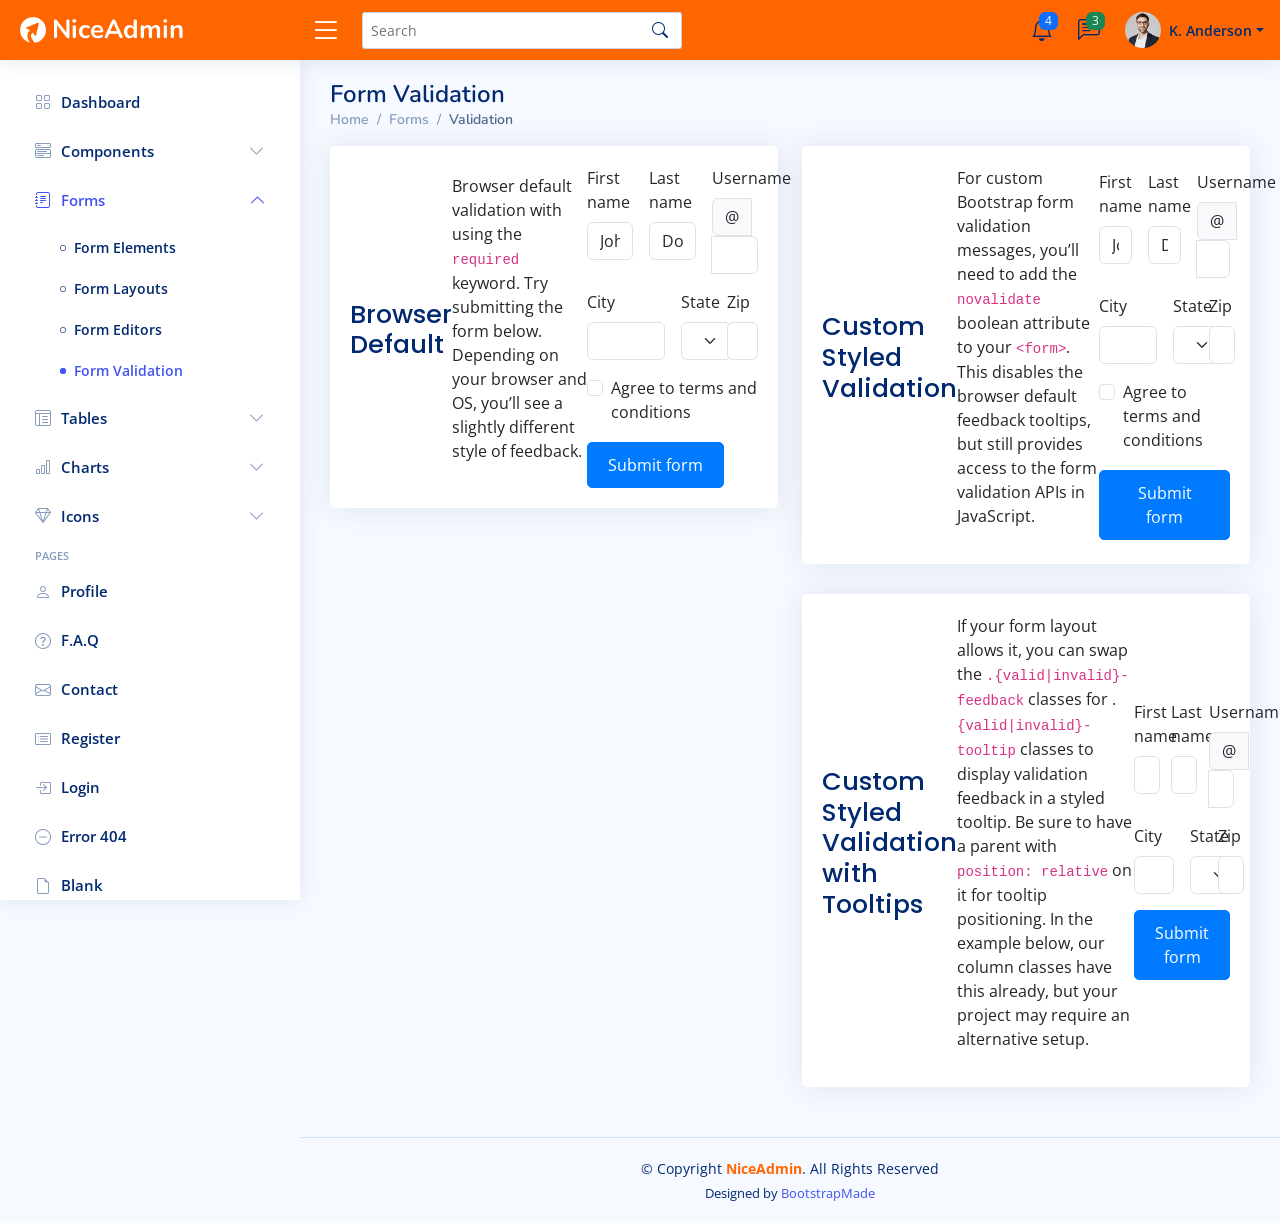
<file: forms-validation.html>
<!DOCTYPE html>
<html lang="en">

<head>
  <meta charset="utf-8">
  <meta content="width=device-width, initial-scale=1.0" name="viewport">

  <title>Forms / Validation - NiceAdmin Bootstrap Template</title>
  <meta content="" name="description">
  <meta content="" name="keywords">

  <!-- Favicons -->
  <link href="assets/img/favicon.png" rel="icon">
  <link href="assets/img/apple-touch-icon.png" rel="apple-touch-icon">

  <!-- Google Fonts -->
  <link href="https://fonts.gstatic.com" rel="preconnect">
  <link href="https://fonts.googleapis.com/css?family=Open+Sans:300,300i,400,400i,600,600i,700,700i|Nunito:300,300i,400,400i,600,600i,700,700i|Poppins:300,300i,400,400i,500,500i,600,600i,700,700i" rel="stylesheet">

  <!-- Vendor CSS Files -->
  <link href="assets/vendor/bootstrap/css/bootstrap.min.css" rel="stylesheet">
  <link href="assets/vendor/bootstrap-icons/bootstrap-icons.css" rel="stylesheet">
  <link href="assets/vendor/boxicons/css/boxicons.min.css" rel="stylesheet">
  <link href="assets/vendor/quill/quill.snow.css" rel="stylesheet">
  <link href="assets/vendor/quill/quill.bubble.css" rel="stylesheet">
  <link href="assets/vendor/remixicon/remixicon.css" rel="stylesheet">
  <link href="assets/vendor/simple-datatables/style.css" rel="stylesheet">

  <!-- Template Main CSS File -->
  <link href="assets/css/style.css" rel="stylesheet">

  <!-- =======================================================
  * Template Name: NiceAdmin
  * Template URL: https://bootstrapmade.com/nice-admin-bootstrap-admin-html-template/
  * Updated: Apr 20 2024 with Bootstrap v5.3.3
  * Author: BootstrapMade.com
  * License: https://bootstrapmade.com/license/
  ======================================================== -->
</head>

<body>

  <!-- ======= Header ======= -->
  <header id="header" class="header fixed-top d-flex align-items-center">

    <div class="d-flex align-items-center justify-content-between">
      <a href="index.html" class="logo d-flex align-items-center">
        <img src="assets/img/logo.png" alt="">
        <span class="d-none d-lg-block">NiceAdmin</span>
      </a>
      <i class="bi bi-list toggle-sidebar-btn"></i>
    </div><!-- End Logo -->

    <div class="search-bar">
      <form class="search-form d-flex align-items-center" method="POST" action="#">
        <input type="text" name="query" placeholder="Search" title="Enter search keyword">
        <button type="submit" title="Search"><i class="bi bi-search"></i></button>
      </form>
    </div><!-- End Search Bar -->

    <nav class="header-nav ms-auto">
      <ul class="d-flex align-items-center">

        <li class="nav-item d-block d-lg-none">
          <a class="nav-link nav-icon search-bar-toggle " href="#">
            <i class="bi bi-search"></i>
          </a>
        </li><!-- End Search Icon-->

        <li class="nav-item dropdown">

          <a class="nav-link nav-icon" href="#" data-bs-toggle="dropdown">
            <i class="bi bi-bell"></i>
            <span class="badge bg-primary badge-number">4</span>
          </a><!-- End Notification Icon -->

          <ul class="dropdown-menu dropdown-menu-end dropdown-menu-arrow notifications">
            <li class="dropdown-header">
              You have 4 new notifications
              <a href="#"><span class="badge rounded-pill bg-primary p-2 ms-2">View all</span></a>
            </li>
            <li>
              <hr class="dropdown-divider">
            </li>

            <li class="notification-item">
              <i class="bi bi-exclamation-circle text-warning"></i>
              <div>
                <h4>Lorem Ipsum</h4>
                <p>Quae dolorem earum veritatis oditseno</p>
                <p>30 min. ago</p>
              </div>
            </li>

            <li>
              <hr class="dropdown-divider">
            </li>

            <li class="notification-item">
              <i class="bi bi-x-circle text-danger"></i>
              <div>
                <h4>Atque rerum nesciunt</h4>
                <p>Quae dolorem earum veritatis oditseno</p>
                <p>1 hr. ago</p>
              </div>
            </li>

            <li>
              <hr class="dropdown-divider">
            </li>

            <li class="notification-item">
              <i class="bi bi-check-circle text-success"></i>
              <div>
                <h4>Sit rerum fuga</h4>
                <p>Quae dolorem earum veritatis oditseno</p>
                <p>2 hrs. ago</p>
              </div>
            </li>

            <li>
              <hr class="dropdown-divider">
            </li>

            <li class="notification-item">
              <i class="bi bi-info-circle text-primary"></i>
              <div>
                <h4>Dicta reprehenderit</h4>
                <p>Quae dolorem earum veritatis oditseno</p>
                <p>4 hrs. ago</p>
              </div>
            </li>

            <li>
              <hr class="dropdown-divider">
            </li>
            <li class="dropdown-footer">
              <a href="#">Show all notifications</a>
            </li>

          </ul><!-- End Notification Dropdown Items -->

        </li><!-- End Notification Nav -->

        <li class="nav-item dropdown">

          <a class="nav-link nav-icon" href="#" data-bs-toggle="dropdown">
            <i class="bi bi-chat-left-text"></i>
            <span class="badge bg-success badge-number">3</span>
          </a><!-- End Messages Icon -->

          <ul class="dropdown-menu dropdown-menu-end dropdown-menu-arrow messages">
            <li class="dropdown-header">
              You have 3 new messages
              <a href="#"><span class="badge rounded-pill bg-primary p-2 ms-2">View all</span></a>
            </li>
            <li>
              <hr class="dropdown-divider">
            </li>

            <li class="message-item">
              <a href="#">
                <img src="assets/img/messages-1.jpg" alt="" class="rounded-circle">
                <div>
                  <h4>Maria Hudson</h4>
                  <p>Velit asperiores et ducimus soluta repudiandae labore officia est ut...</p>
                  <p>4 hrs. ago</p>
                </div>
              </a>
            </li>
            <li>
              <hr class="dropdown-divider">
            </li>

            <li class="message-item">
              <a href="#">
                <img src="assets/img/messages-2.jpg" alt="" class="rounded-circle">
                <div>
                  <h4>Anna Nelson</h4>
                  <p>Velit asperiores et ducimus soluta repudiandae labore officia est ut...</p>
                  <p>6 hrs. ago</p>
                </div>
              </a>
            </li>
            <li>
              <hr class="dropdown-divider">
            </li>

            <li class="message-item">
              <a href="#">
                <img src="assets/img/messages-3.jpg" alt="" class="rounded-circle">
                <div>
                  <h4>David Muldon</h4>
                  <p>Velit asperiores et ducimus soluta repudiandae labore officia est ut...</p>
                  <p>8 hrs. ago</p>
                </div>
              </a>
            </li>
            <li>
              <hr class="dropdown-divider">
            </li>

            <li class="dropdown-footer">
              <a href="#">Show all messages</a>
            </li>

          </ul><!-- End Messages Dropdown Items -->

        </li><!-- End Messages Nav -->

        <li class="nav-item dropdown pe-3">

          <a class="nav-link nav-profile d-flex align-items-center pe-0" href="#" data-bs-toggle="dropdown">
            <img src="assets/img/profile-img.jpg" alt="Profile" class="rounded-circle">
            <span class="d-none d-md-block dropdown-toggle ps-2">K. Anderson</span>
          </a><!-- End Profile Iamge Icon -->

          <ul class="dropdown-menu dropdown-menu-end dropdown-menu-arrow profile">
            <li class="dropdown-header">
              <h6>Kevin Anderson</h6>
              <span>Web Designer</span>
            </li>
            <li>
              <hr class="dropdown-divider">
            </li>

            <li>
              <a class="dropdown-item d-flex align-items-center" href="users-profile.html">
                <i class="bi bi-person"></i>
                <span>My Profile</span>
              </a>
            </li>
            <li>
              <hr class="dropdown-divider">
            </li>

            <li>
              <a class="dropdown-item d-flex align-items-center" href="users-profile.html">
                <i class="bi bi-gear"></i>
                <span>Account Settings</span>
              </a>
            </li>
            <li>
              <hr class="dropdown-divider">
            </li>

            <li>
              <a class="dropdown-item d-flex align-items-center" href="pages-faq.html">
                <i class="bi bi-question-circle"></i>
                <span>Need Help?</span>
              </a>
            </li>
            <li>
              <hr class="dropdown-divider">
            </li>

            <li>
              <a class="dropdown-item d-flex align-items-center" href="#">
                <i class="bi bi-box-arrow-right"></i>
                <span>Sign Out</span>
              </a>
            </li>

          </ul><!-- End Profile Dropdown Items -->
        </li><!-- End Profile Nav -->

      </ul>
    </nav><!-- End Icons Navigation -->

  </header><!-- End Header -->

  <!-- ======= Sidebar ======= -->
  <aside id="sidebar" class="sidebar">

    <ul class="sidebar-nav" id="sidebar-nav">

      <li class="nav-item">
        <a class="nav-link collapsed" href="index.html">
          <i class="bi bi-grid"></i>
          <span>Dashboard</span>
        </a>
      </li><!-- End Dashboard Nav -->

      <li class="nav-item">
        <a class="nav-link collapsed" data-bs-target="#components-nav" data-bs-toggle="collapse" href="#">
          <i class="bi bi-menu-button-wide"></i><span>Components</span><i class="bi bi-chevron-down ms-auto"></i>
        </a>
        <ul id="components-nav" class="nav-content collapse " data-bs-parent="#sidebar-nav">
          <li>
            <a href="components-alerts.html">
              <i class="bi bi-circle"></i><span>Alerts</span>
            </a>
          </li>
          <li>
            <a href="components-accordion.html">
              <i class="bi bi-circle"></i><span>Accordion</span>
            </a>
          </li>
          <li>
            <a href="components-badges.html">
              <i class="bi bi-circle"></i><span>Badges</span>
            </a>
          </li>
          <li>
            <a href="components-breadcrumbs.html">
              <i class="bi bi-circle"></i><span>Breadcrumbs</span>
            </a>
          </li>
          <li>
            <a href="components-buttons.html">
              <i class="bi bi-circle"></i><span>Buttons</span>
            </a>
          </li>
          <li>
            <a href="components-cards.html">
              <i class="bi bi-circle"></i><span>Cards</span>
            </a>
          </li>
          <li>
            <a href="components-carousel.html">
              <i class="bi bi-circle"></i><span>Carousel</span>
            </a>
          </li>
          <li>
            <a href="components-list-group.html">
              <i class="bi bi-circle"></i><span>List group</span>
            </a>
          </li>
          <li>
            <a href="components-modal.html">
              <i class="bi bi-circle"></i><span>Modal</span>
            </a>
          </li>
          <li>
            <a href="components-tabs.html">
              <i class="bi bi-circle"></i><span>Tabs</span>
            </a>
          </li>
          <li>
            <a href="components-pagination.html">
              <i class="bi bi-circle"></i><span>Pagination</span>
            </a>
          </li>
          <li>
            <a href="components-progress.html">
              <i class="bi bi-circle"></i><span>Progress</span>
            </a>
          </li>
          <li>
            <a href="components-spinners.html">
              <i class="bi bi-circle"></i><span>Spinners</span>
            </a>
          </li>
          <li>
            <a href="components-tooltips.html">
              <i class="bi bi-circle"></i><span>Tooltips</span>
            </a>
          </li>
        </ul>
      </li><!-- End Components Nav -->

      <li class="nav-item">
        <a class="nav-link " data-bs-target="#forms-nav" data-bs-toggle="collapse" href="#">
          <i class="bi bi-journal-text"></i><span>Forms</span><i class="bi bi-chevron-down ms-auto"></i>
        </a>
        <ul id="forms-nav" class="nav-content collapse show" data-bs-parent="#sidebar-nav">
          <li>
            <a href="forms-elements.html">
              <i class="bi bi-circle"></i><span>Form Elements</span>
            </a>
          </li>
          <li>
            <a href="forms-layouts.html">
              <i class="bi bi-circle"></i><span>Form Layouts</span>
            </a>
          </li>
          <li>
            <a href="forms-editors.html">
              <i class="bi bi-circle"></i><span>Form Editors</span>
            </a>
          </li>
          <li>
            <a href="forms-validation.html" class="active">
              <i class="bi bi-circle"></i><span>Form Validation</span>
            </a>
          </li>
        </ul>
      </li><!-- End Forms Nav -->

      <li class="nav-item">
        <a class="nav-link collapsed" data-bs-target="#tables-nav" data-bs-toggle="collapse" href="#">
          <i class="bi bi-layout-text-window-reverse"></i><span>Tables</span><i class="bi bi-chevron-down ms-auto"></i>
        </a>
        <ul id="tables-nav" class="nav-content collapse " data-bs-parent="#sidebar-nav">
          <li>
            <a href="tables-general.html">
              <i class="bi bi-circle"></i><span>General Tables</span>
            </a>
          </li>
          <li>
            <a href="tables-data.html">
              <i class="bi bi-circle"></i><span>Data Tables</span>
            </a>
          </li>
        </ul>
      </li><!-- End Tables Nav -->

      <li class="nav-item">
        <a class="nav-link collapsed" data-bs-target="#charts-nav" data-bs-toggle="collapse" href="#">
          <i class="bi bi-bar-chart"></i><span>Charts</span><i class="bi bi-chevron-down ms-auto"></i>
        </a>
        <ul id="charts-nav" class="nav-content collapse " data-bs-parent="#sidebar-nav">
          <li>
            <a href="charts-chartjs.html">
              <i class="bi bi-circle"></i><span>Chart.js</span>
            </a>
          </li>
          <li>
            <a href="charts-apexcharts.html">
              <i class="bi bi-circle"></i><span>ApexCharts</span>
            </a>
          </li>
          <li>
            <a href="charts-echarts.html">
              <i class="bi bi-circle"></i><span>ECharts</span>
            </a>
          </li>
        </ul>
      </li><!-- End Charts Nav -->

      <li class="nav-item">
        <a class="nav-link collapsed" data-bs-target="#icons-nav" data-bs-toggle="collapse" href="#">
          <i class="bi bi-gem"></i><span>Icons</span><i class="bi bi-chevron-down ms-auto"></i>
        </a>
        <ul id="icons-nav" class="nav-content collapse " data-bs-parent="#sidebar-nav">
          <li>
            <a href="icons-bootstrap.html">
              <i class="bi bi-circle"></i><span>Bootstrap Icons</span>
            </a>
          </li>
          <li>
            <a href="icons-remix.html">
              <i class="bi bi-circle"></i><span>Remix Icons</span>
            </a>
          </li>
          <li>
            <a href="icons-boxicons.html">
              <i class="bi bi-circle"></i><span>Boxicons</span>
            </a>
          </li>
        </ul>
      </li><!-- End Icons Nav -->

      <li class="nav-heading">Pages</li>

      <li class="nav-item">
        <a class="nav-link collapsed" href="users-profile.html">
          <i class="bi bi-person"></i>
          <span>Profile</span>
        </a>
      </li><!-- End Profile Page Nav -->

      <li class="nav-item">
        <a class="nav-link collapsed" href="pages-faq.html">
          <i class="bi bi-question-circle"></i>
          <span>F.A.Q</span>
        </a>
      </li><!-- End F.A.Q Page Nav -->

      <li class="nav-item">
        <a class="nav-link collapsed" href="pages-contact.html">
          <i class="bi bi-envelope"></i>
          <span>Contact</span>
        </a>
      </li><!-- End Contact Page Nav -->

      <li class="nav-item">
        <a class="nav-link collapsed" href="pages-register.html">
          <i class="bi bi-card-list"></i>
          <span>Register</span>
        </a>
      </li><!-- End Register Page Nav -->

      <li class="nav-item">
        <a class="nav-link collapsed" href="pages-login.html">
          <i class="bi bi-box-arrow-in-right"></i>
          <span>Login</span>
        </a>
      </li><!-- End Login Page Nav -->

      <li class="nav-item">
        <a class="nav-link collapsed" href="pages-error-404.html">
          <i class="bi bi-dash-circle"></i>
          <span>Error 404</span>
        </a>
      </li><!-- End Error 404 Page Nav -->

      <li class="nav-item">
        <a class="nav-link collapsed" href="pages-blank.html">
          <i class="bi bi-file-earmark"></i>
          <span>Blank</span>
        </a>
      </li><!-- End Blank Page Nav -->

    </ul>

  </aside><!-- End Sidebar-->

  <main id="main" class="main">

    <div class="pagetitle">
      <h1>Form Validation</h1>
      <nav>
        <ol class="breadcrumb">
          <li class="breadcrumb-item"><a href="index.html">Home</a></li>
          <li class="breadcrumb-item">Forms</li>
          <li class="breadcrumb-item active">Validation</li>
        </ol>
      </nav>
    </div><!-- End Page Title -->

    <section class="section">
      <div class="row">
        <div class="col-lg-6">

          <div class="card">
            <div class="card-body">
              <h5 class="card-title">Browser Default</h5>
              <p>Browser default validation with using the <code>required</code> keyword. Try submitting the form below. Depending on your browser and OS, you’ll see a slightly different style of feedback.</p>

              <!-- Browser Default Validation -->
              <form class="row g-3">
                <div class="col-md-4">
                  <label for="validationDefault01" class="form-label">First name</label>
                  <input type="text" class="form-control" id="validationDefault01" value="John" required>
                </div>
                <div class="col-md-4">
                  <label for="validationDefault02" class="form-label">Last name</label>
                  <input type="text" class="form-control" id="validationDefault02" value="Doe" required>
                </div>
                <div class="col-md-4">
                  <label for="validationDefaultUsername" class="form-label">Username</label>
                  <div class="input-group">
                    <span class="input-group-text" id="inputGroupPrepend2">@</span>
                    <input type="text" class="form-control" id="validationDefaultUsername" aria-describedby="inputGroupPrepend2" required>
                  </div>
                </div>
                <div class="col-md-6">
                  <label for="validationDefault03" class="form-label">City</label>
                  <input type="text" class="form-control" id="validationDefault03" required>
                </div>
                <div class="col-md-3">
                  <label for="validationDefault04" class="form-label">State</label>
                  <select class="form-select" id="validationDefault04" required>
                    <option selected disabled value="">Choose...</option>
                    <option>...</option>
                  </select>
                </div>
                <div class="col-md-3">
                  <label for="validationDefault05" class="form-label">Zip</label>
                  <input type="text" class="form-control" id="validationDefault05" required>
                </div>
                <div class="col-12">
                  <div class="form-check">
                    <input class="form-check-input" type="checkbox" value="" id="invalidCheck2" required>
                    <label class="form-check-label" for="invalidCheck2">
                      Agree to terms and conditions
                    </label>
                  </div>
                </div>
                <div class="col-12">
                  <button class="btn btn-primary" type="submit">Submit form</button>
                </div>
              </form>
              <!-- End Browser Default Validation -->

            </div>
          </div>

        </div>

        <div class="col-lg-6">

          <div class="card">
            <div class="card-body">
              <h5 class="card-title">Custom Styled Validation</h5>
              <p>For custom Bootstrap form validation messages, you’ll need to add the <code>novalidate</code> boolean attribute to your <code>&lt;form&gt;</code>. This disables the browser default feedback tooltips, but still provides access to the form validation APIs in JavaScript. </p>

              <!-- Custom Styled Validation -->
              <form class="row g-3 needs-validation" novalidate>
                <div class="col-md-4">
                  <label for="validationCustom01" class="form-label">First name</label>
                  <input type="text" class="form-control" id="validationCustom01" value="John" required>
                  <div class="valid-feedback">
                    Looks good!
                  </div>
                </div>
                <div class="col-md-4">
                  <label for="validationCustom02" class="form-label">Last name</label>
                  <input type="text" class="form-control" id="validationCustom02" value="Doe" required>
                  <div class="valid-feedback">
                    Looks good!
                  </div>
                </div>
                <div class="col-md-4">
                  <label for="validationCustomUsername" class="form-label">Username</label>
                  <div class="input-group has-validation">
                    <span class="input-group-text" id="inputGroupPrepend">@</span>
                    <input type="text" class="form-control" id="validationCustomUsername" aria-describedby="inputGroupPrepend" required>
                    <div class="invalid-feedback">
                      Please choose a username.
                    </div>
                  </div>
                </div>
                <div class="col-md-6">
                  <label for="validationCustom03" class="form-label">City</label>
                  <input type="text" class="form-control" id="validationCustom03" required>
                  <div class="invalid-feedback">
                    Please provide a valid city.
                  </div>
                </div>
                <div class="col-md-3">
                  <label for="validationCustom04" class="form-label">State</label>
                  <select class="form-select" id="validationCustom04" required>
                    <option selected disabled value="">Choose...</option>
                    <option>...</option>
                  </select>
                  <div class="invalid-feedback">
                    Please select a valid state.
                  </div>
                </div>
                <div class="col-md-3">
                  <label for="validationCustom05" class="form-label">Zip</label>
                  <input type="text" class="form-control" id="validationCustom05" required>
                  <div class="invalid-feedback">
                    Please provide a valid zip.
                  </div>
                </div>
                <div class="col-12">
                  <div class="form-check">
                    <input class="form-check-input" type="checkbox" value="" id="invalidCheck" required>
                    <label class="form-check-label" for="invalidCheck">
                      Agree to terms and conditions
                    </label>
                    <div class="invalid-feedback">
                      You must agree before submitting.
                    </div>
                  </div>
                </div>
                <div class="col-12">
                  <button class="btn btn-primary" type="submit">Submit form</button>
                </div>
              </form><!-- End Custom Styled Validation -->

            </div>
          </div>

          <div class="card">
            <div class="card-body">
              <h5 class="card-title">Custom Styled Validation with Tooltips</h5>
              <p>If your form layout allows it, you can swap the <code>.{valid|invalid}-feedback</code> classes for .<code>{valid|invalid}-tooltip</code> classes to display validation feedback in a styled tooltip. Be sure to have a parent with <code>position: relative</code> on it for tooltip positioning. In the example below, our column classes have this already, but your project may require an alternative setup. </p>

              <!-- Custom Styled Validation with Tooltips -->
              <form class="row g-3 needs-validation" novalidate>
                <div class="col-md-4 position-relative">
                  <label for="validationTooltip01" class="form-label">First name</label>
                  <input type="text" class="form-control" id="validationTooltip01" value="John" required>
                  <div class="valid-tooltip">
                    Looks good!
                  </div>
                </div>
                <div class="col-md-4 position-relative">
                  <label for="validationTooltip02" class="form-label">Last name</label>
                  <input type="text" class="form-control" id="validationTooltip02" value="Doe" required>
                  <div class="valid-tooltip">
                    Looks good!
                  </div>
                </div>
                <div class="col-md-4 position-relative">
                  <label for="validationTooltipUsername" class="form-label">Username</label>
                  <div class="input-group has-validation">
                    <span class="input-group-text" id="validationTooltipUsernamePrepend">@</span>
                    <input type="text" class="form-control" id="validationTooltipUsername" aria-describedby="validationTooltipUsernamePrepend" required>
                    <div class="invalid-tooltip">
                      Please choose a unique and valid username.
                    </div>
                  </div>
                </div>
                <div class="col-md-6 position-relative">
                  <label for="validationTooltip03" class="form-label">City</label>
                  <input type="text" class="form-control" id="validationTooltip03" required>
                  <div class="invalid-tooltip">
                    Please provide a valid city.
                  </div>
                </div>
                <div class="col-md-3 position-relative">
                  <label for="validationTooltip04" class="form-label">State</label>
                  <select class="form-select" id="validationTooltip04" required>
                    <option selected disabled value="">Choose...</option>
                    <option>...</option>
                  </select>
                  <div class="invalid-tooltip">
                    Please select a valid state.
                  </div>
                </div>
                <div class="col-md-3 position-relative">
                  <label for="validationTooltip05" class="form-label">Zip</label>
                  <input type="text" class="form-control" id="validationTooltip05" required>
                  <div class="invalid-tooltip">
                    Please provide a valid zip.
                  </div>
                </div>
                <div class="col-12">
                  <button class="btn btn-primary" type="submit">Submit form</button>
                </div>
              </form><!-- End Custom Styled Validation with Tooltips -->

            </div>
          </div>

        </div>
      </div>
    </section>

  </main><!-- End #main -->

  <!-- ======= Footer ======= -->
  <footer id="footer" class="footer">
    <div class="copyright">
      &copy; Copyright <strong><span>NiceAdmin</span></strong>. All Rights Reserved
    </div>
    <div class="credits">
      <!-- All the links in the footer should remain intact. -->
      <!-- You can delete the links only if you purchased the pro version. -->
      <!-- Licensing information: https://bootstrapmade.com/license/ -->
      <!-- Purchase the pro version with working PHP/AJAX contact form: https://bootstrapmade.com/nice-admin-bootstrap-admin-html-template/ -->
      Designed by <a href="https://bootstrapmade.com/">BootstrapMade</a>
    </div>
  </footer><!-- End Footer -->

  <a href="#" class="back-to-top d-flex align-items-center justify-content-center"><i class="bi bi-arrow-up-short"></i></a>

  <!-- Vendor JS Files -->
  <script src="assets/vendor/apexcharts/apexcharts.min.js"></script>
  <script src="assets/vendor/bootstrap/js/bootstrap.bundle.min.js"></script>
  <script src="assets/vendor/chart.js/chart.umd.js"></script>
  <script src="assets/vendor/echarts/echarts.min.js"></script>
  <script src="assets/vendor/quill/quill.js"></script>
  <script src="assets/vendor/simple-datatables/simple-datatables.js"></script>
  <script src="assets/vendor/tinymce/tinymce.min.js"></script>
  <script src="assets/vendor/php-email-form/validate.js"></script>

  <!-- Template Main JS File -->
  <script src="assets/js/main.js"></script>

</body>

</html>
</file>
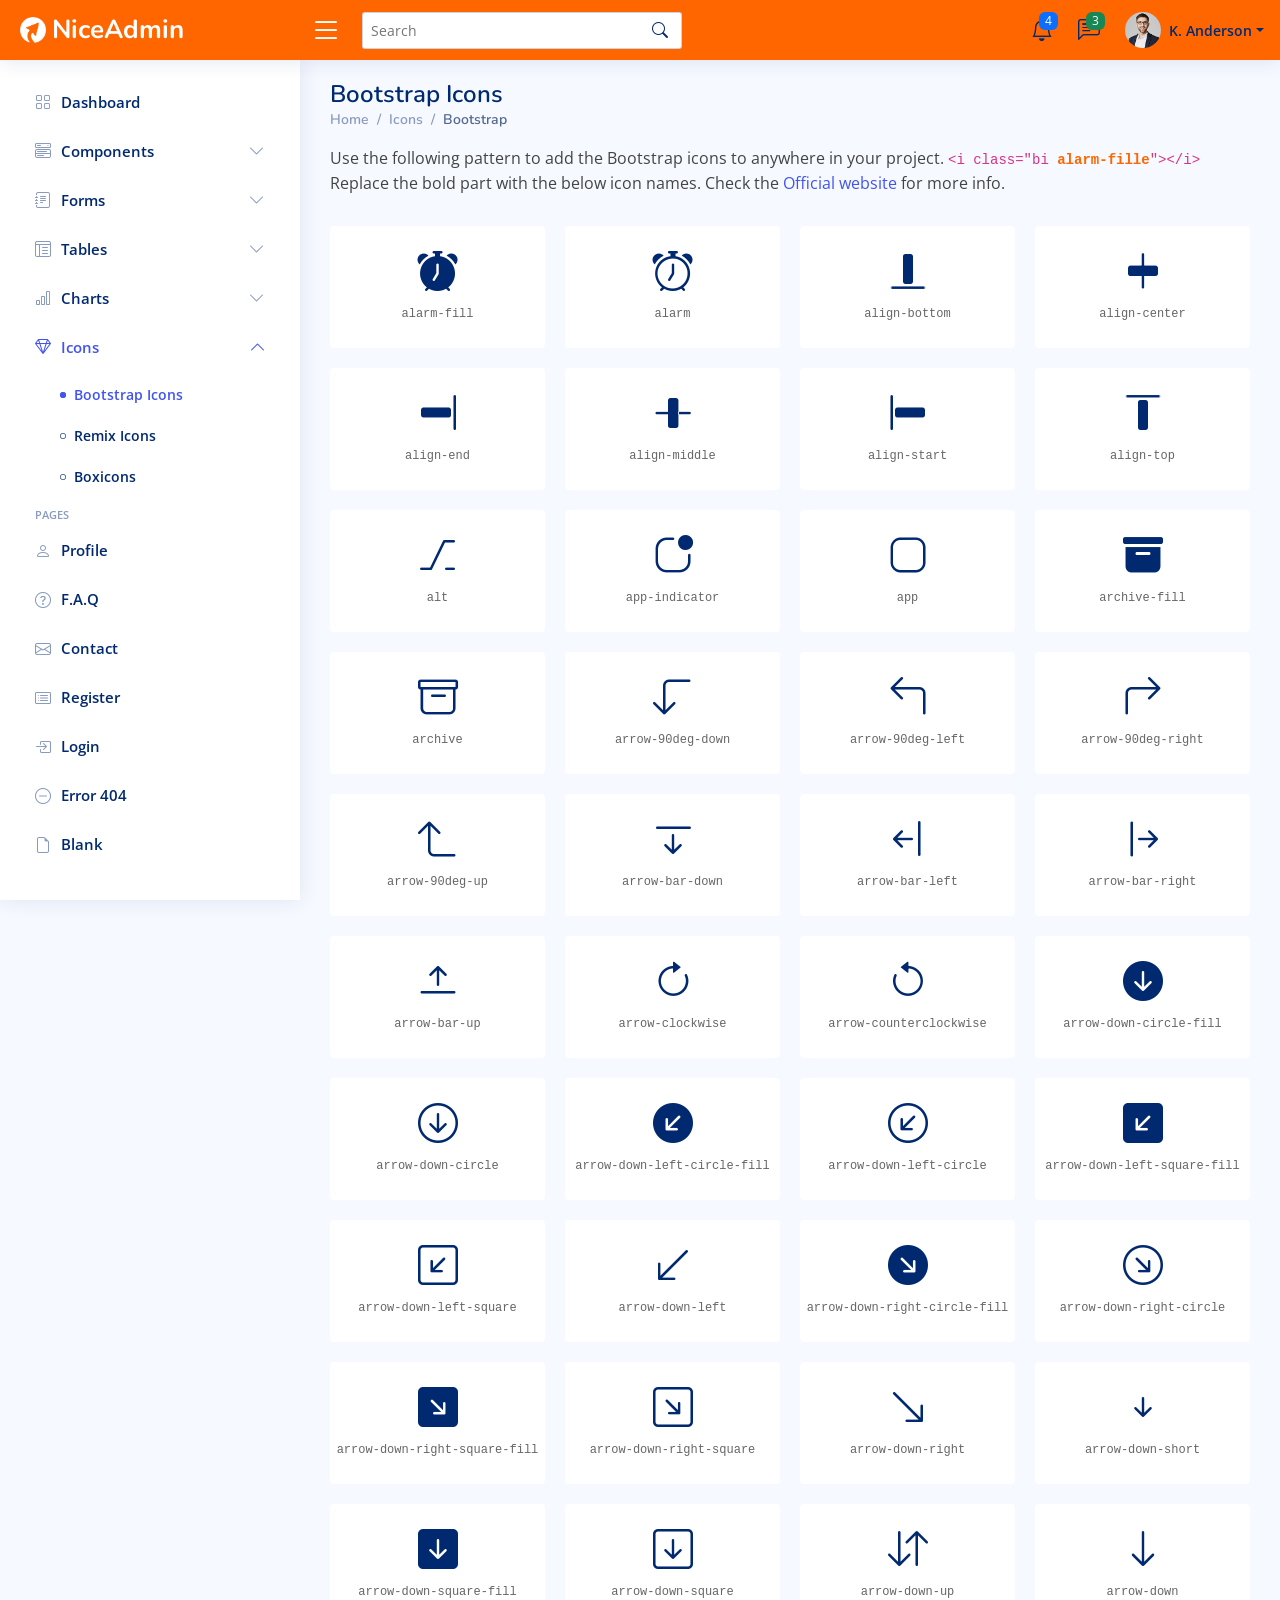
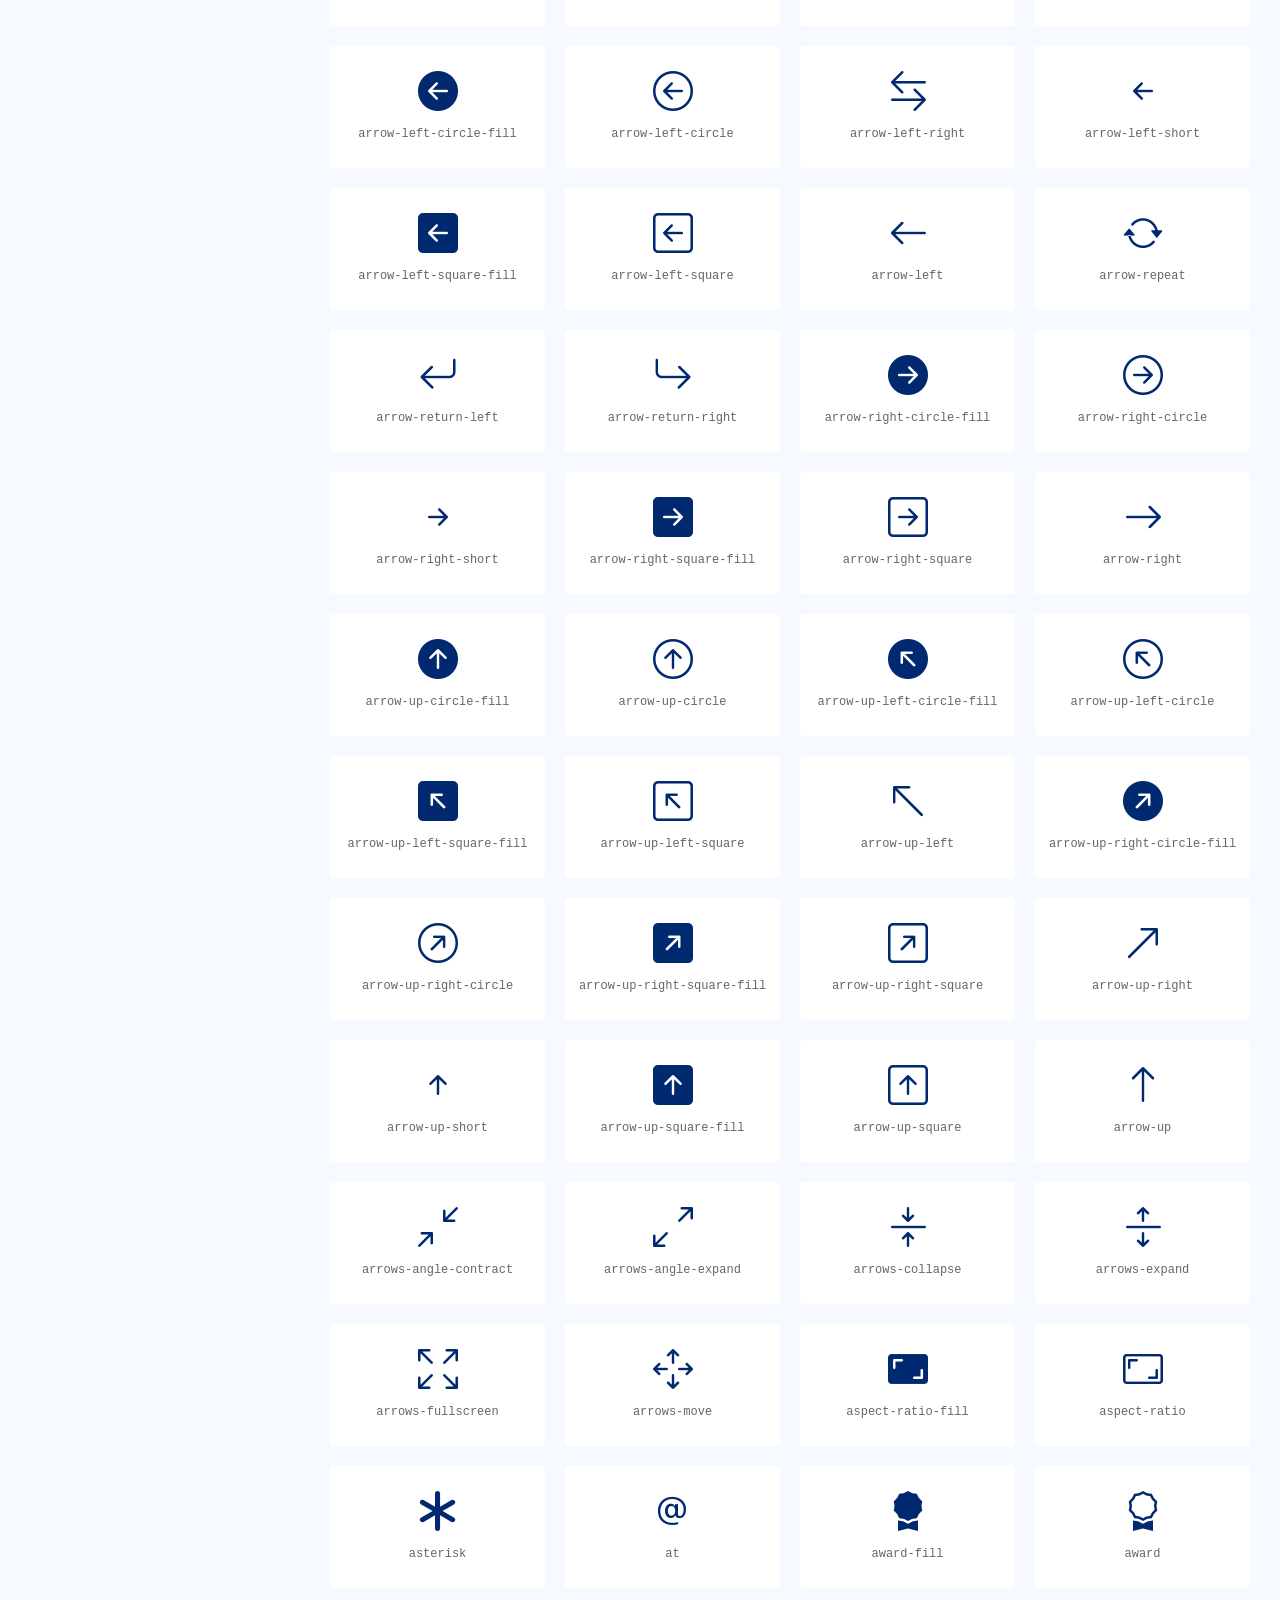
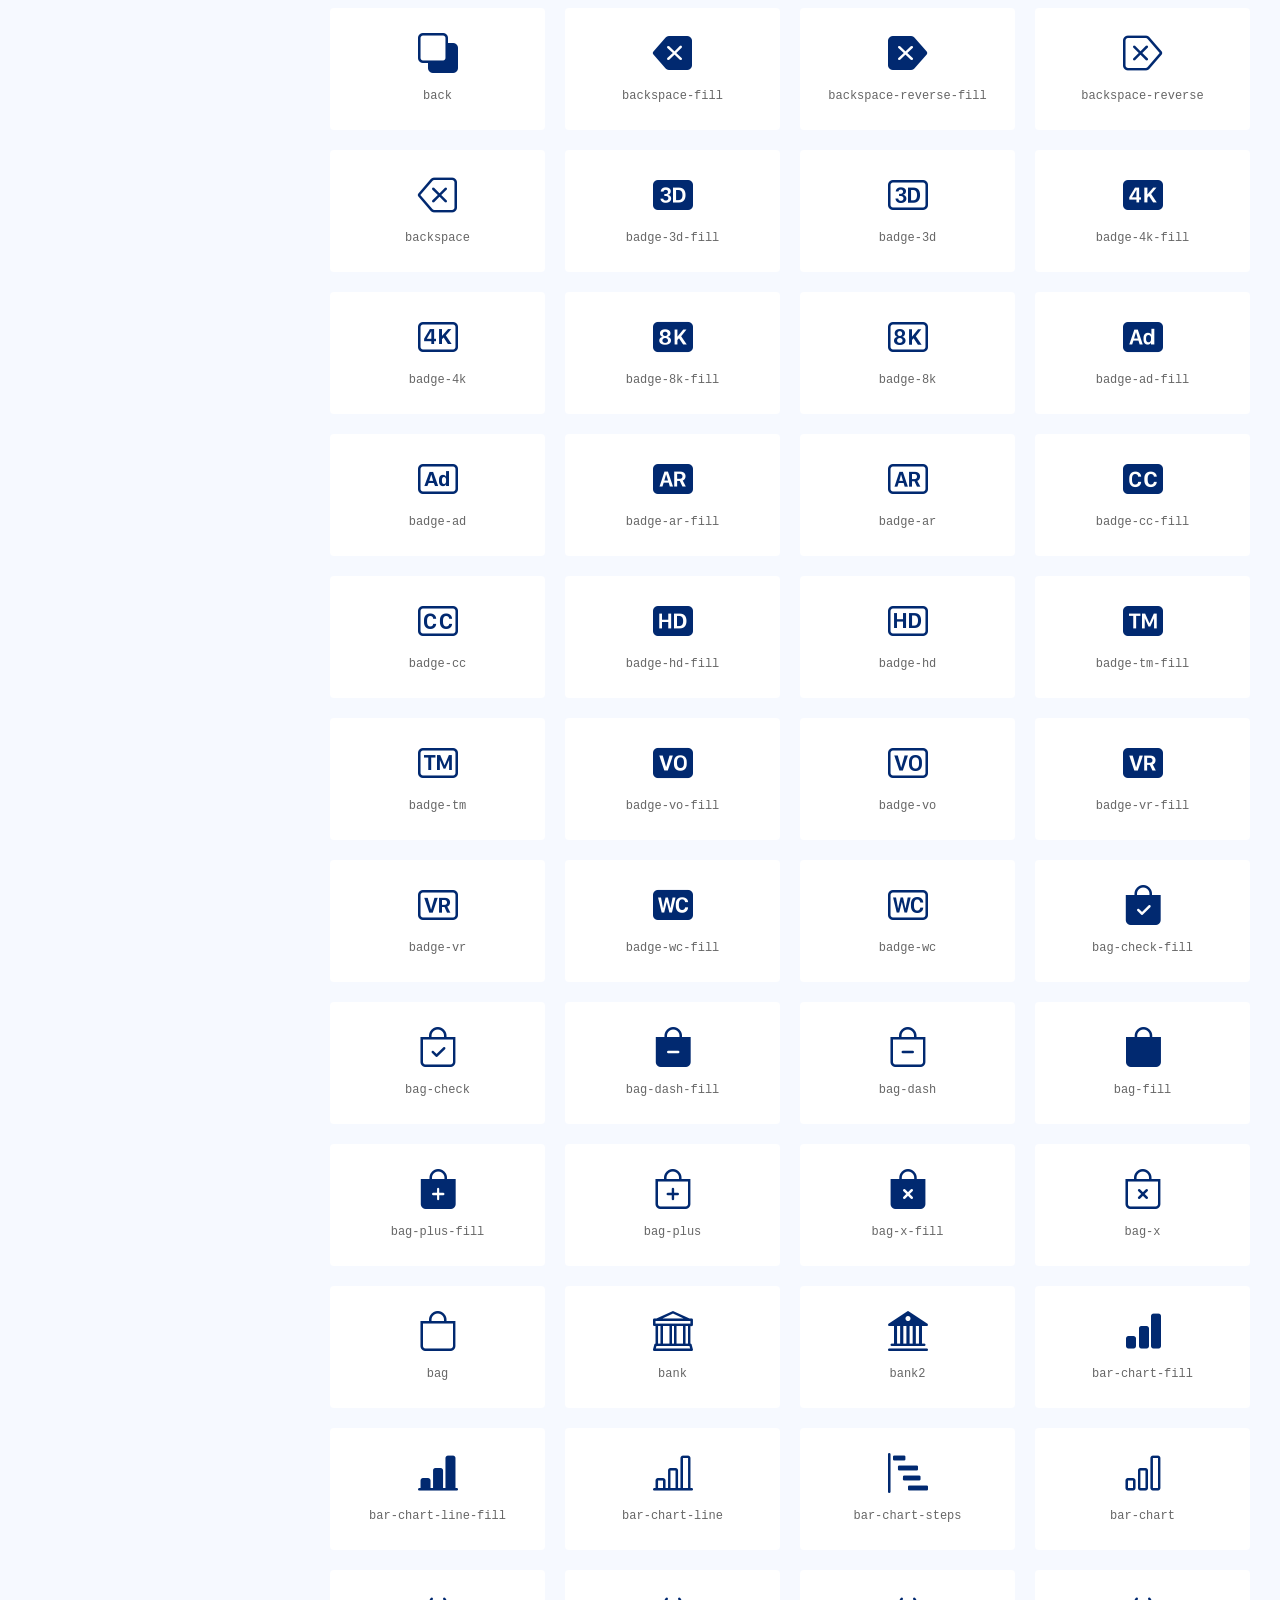
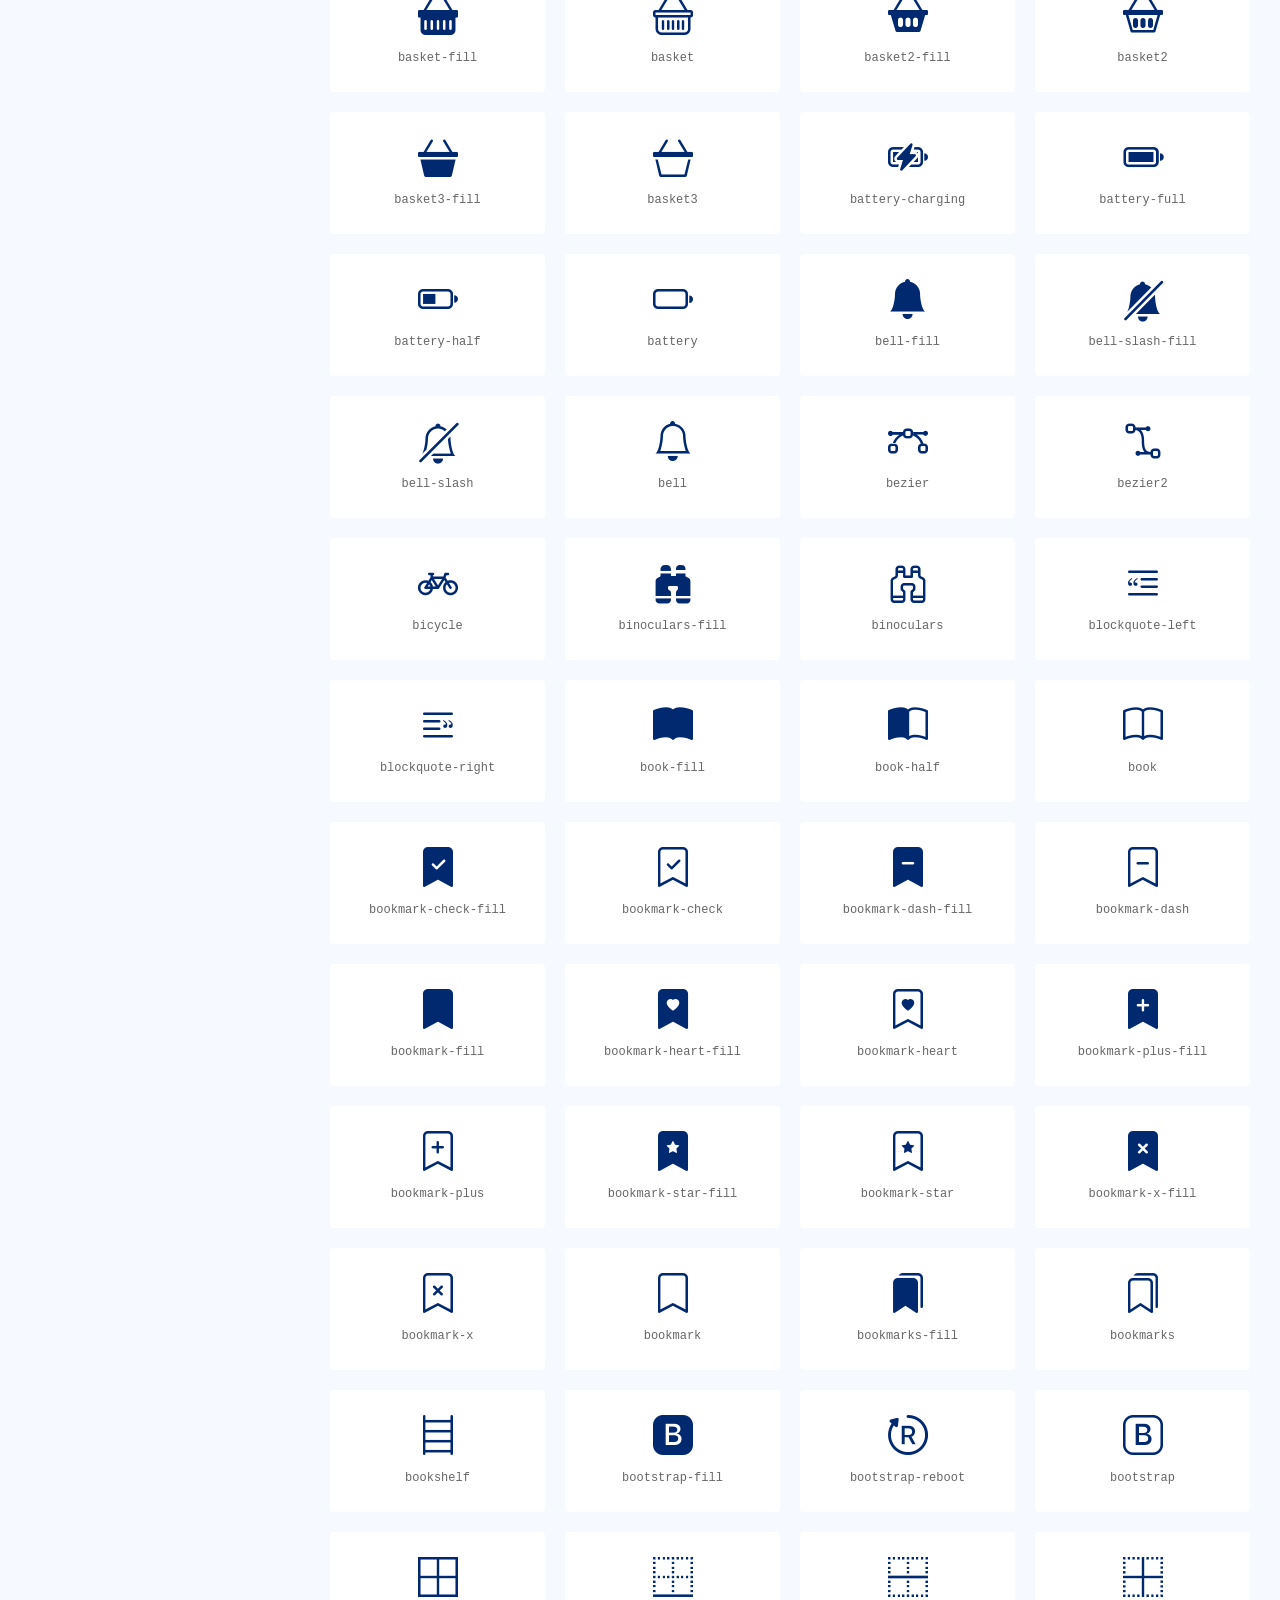
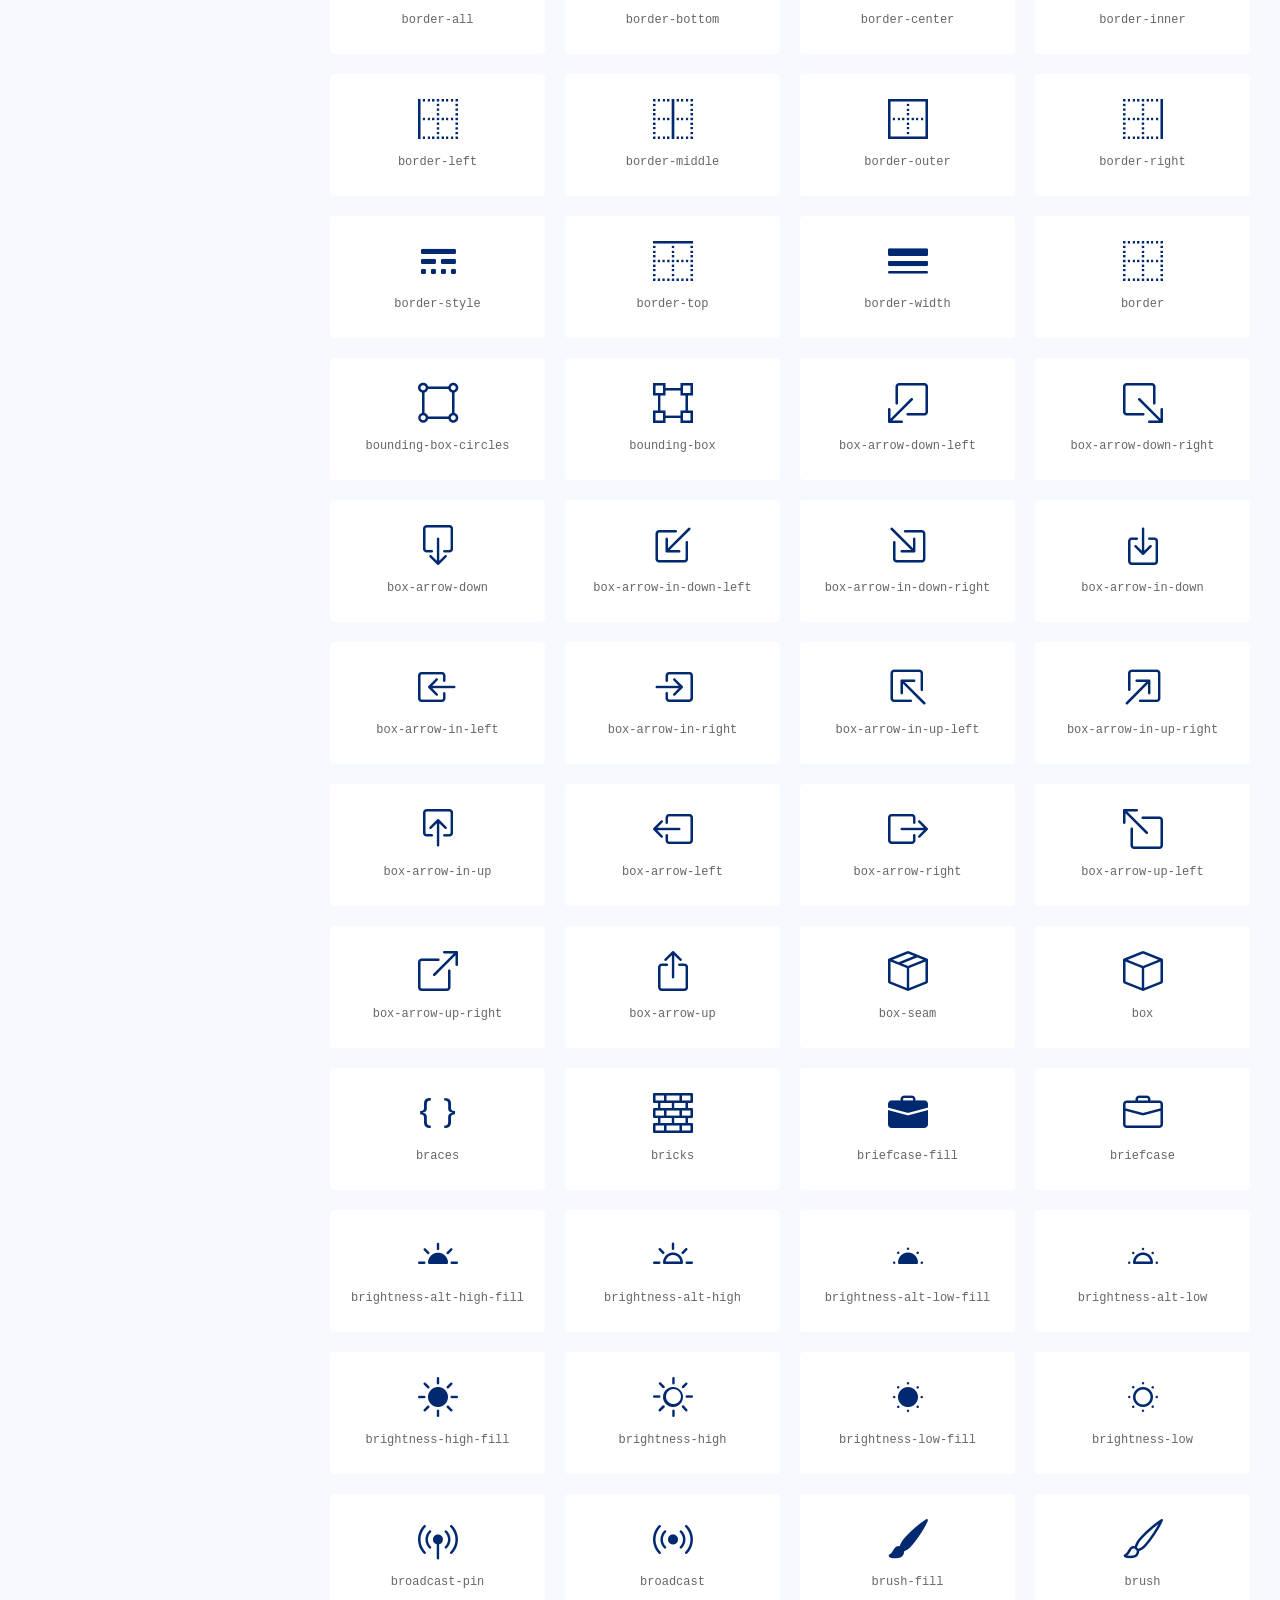
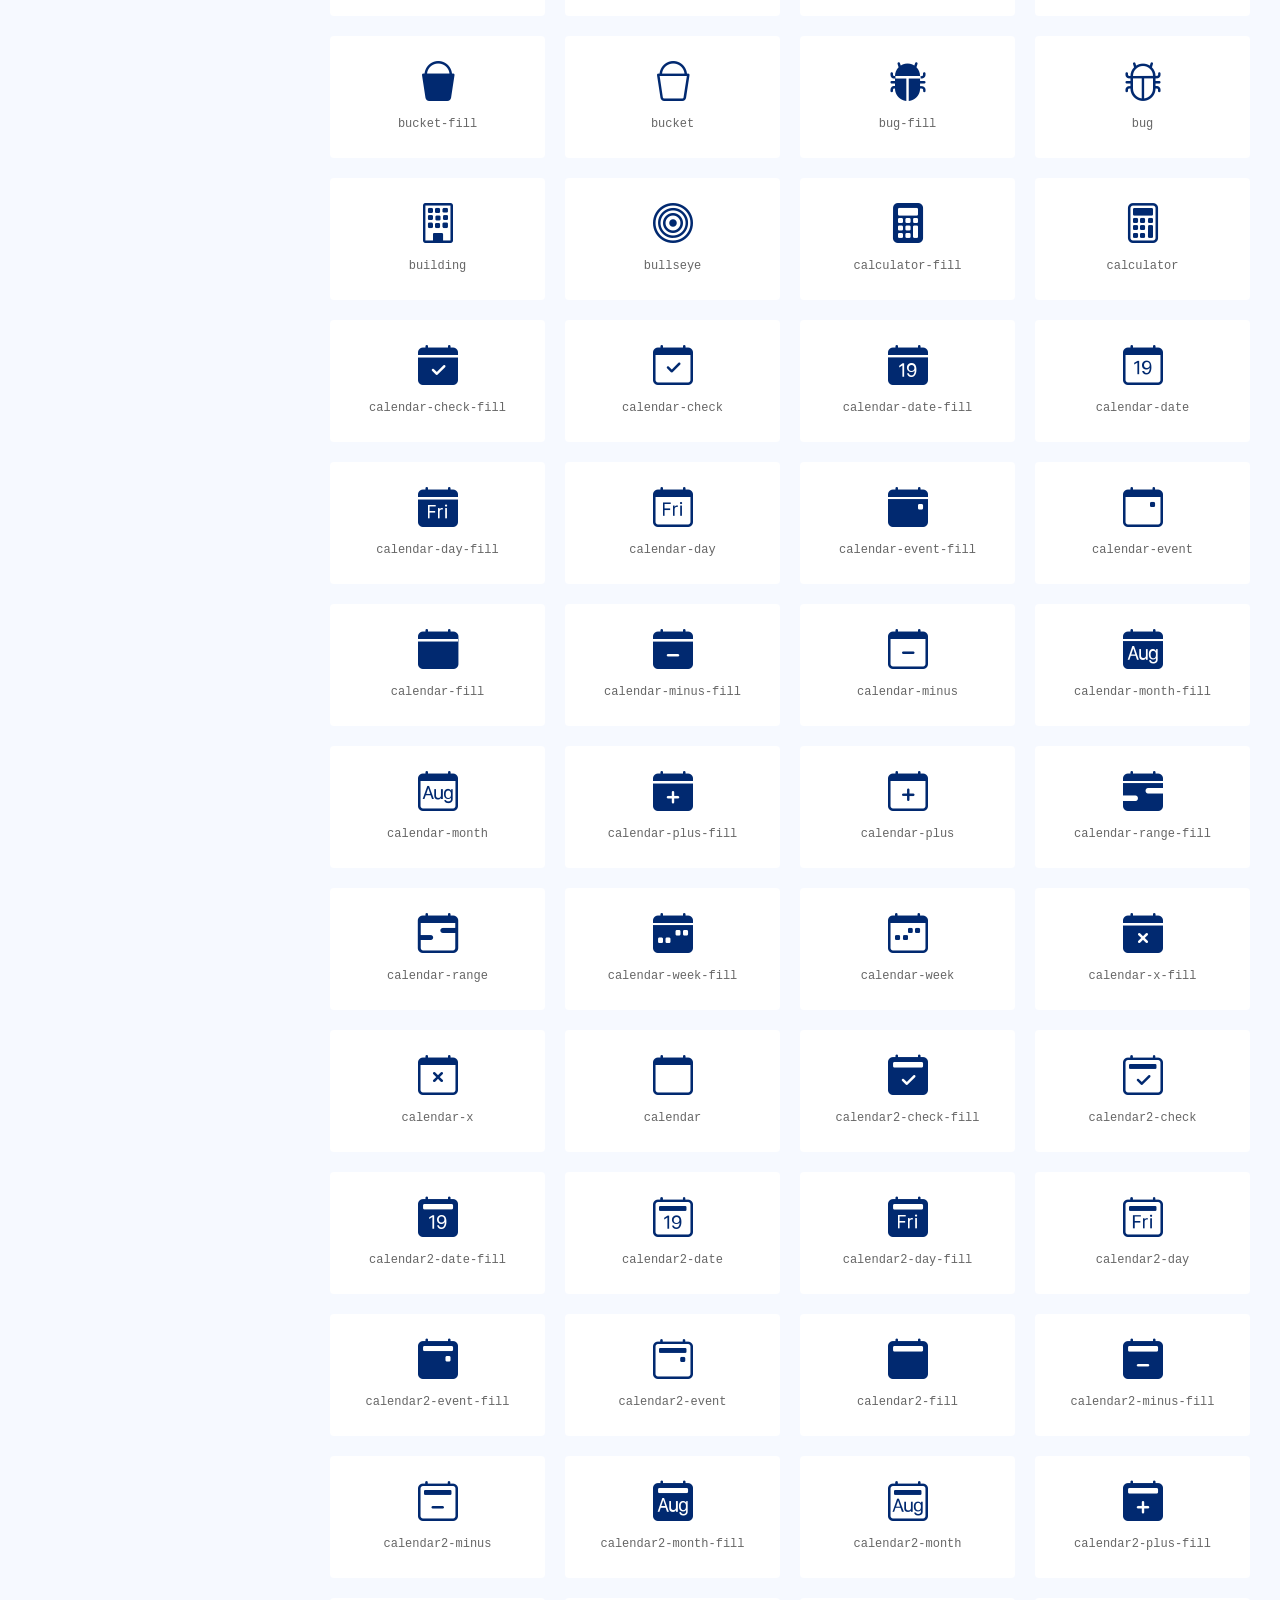
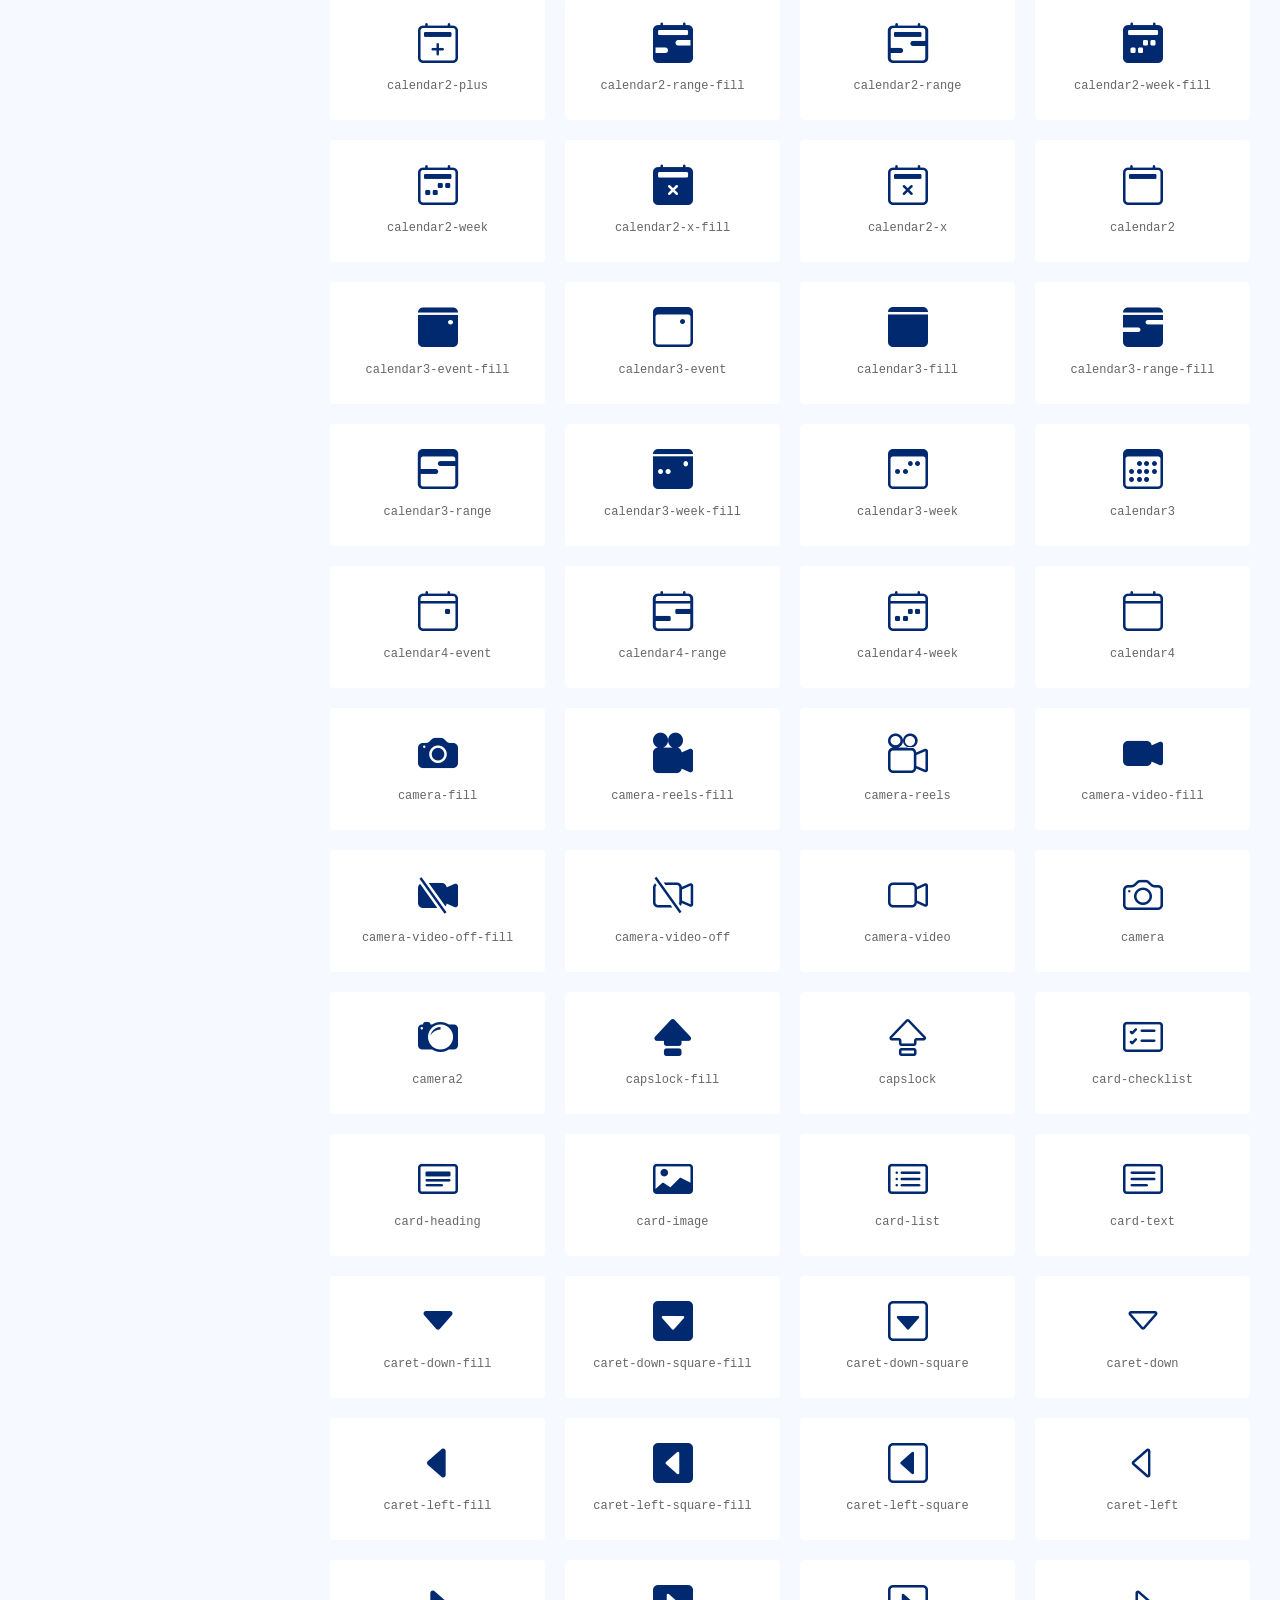
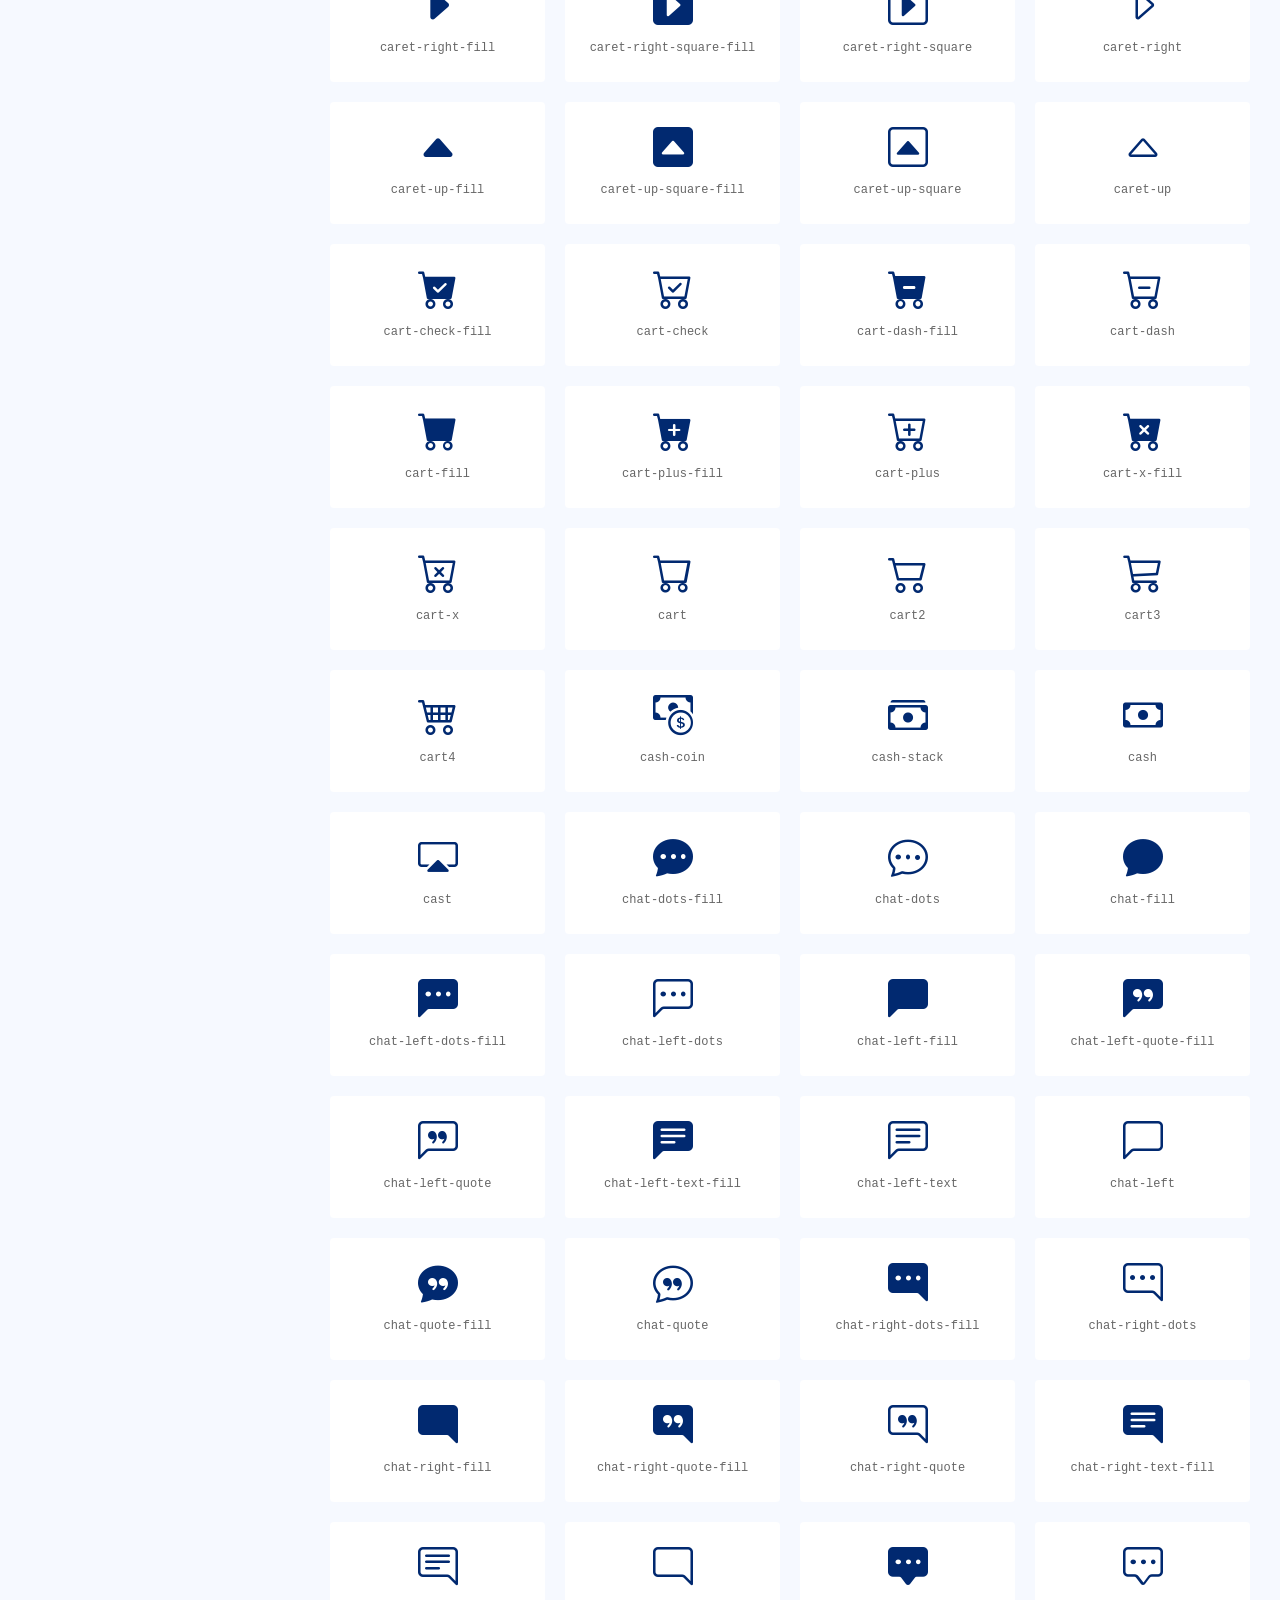
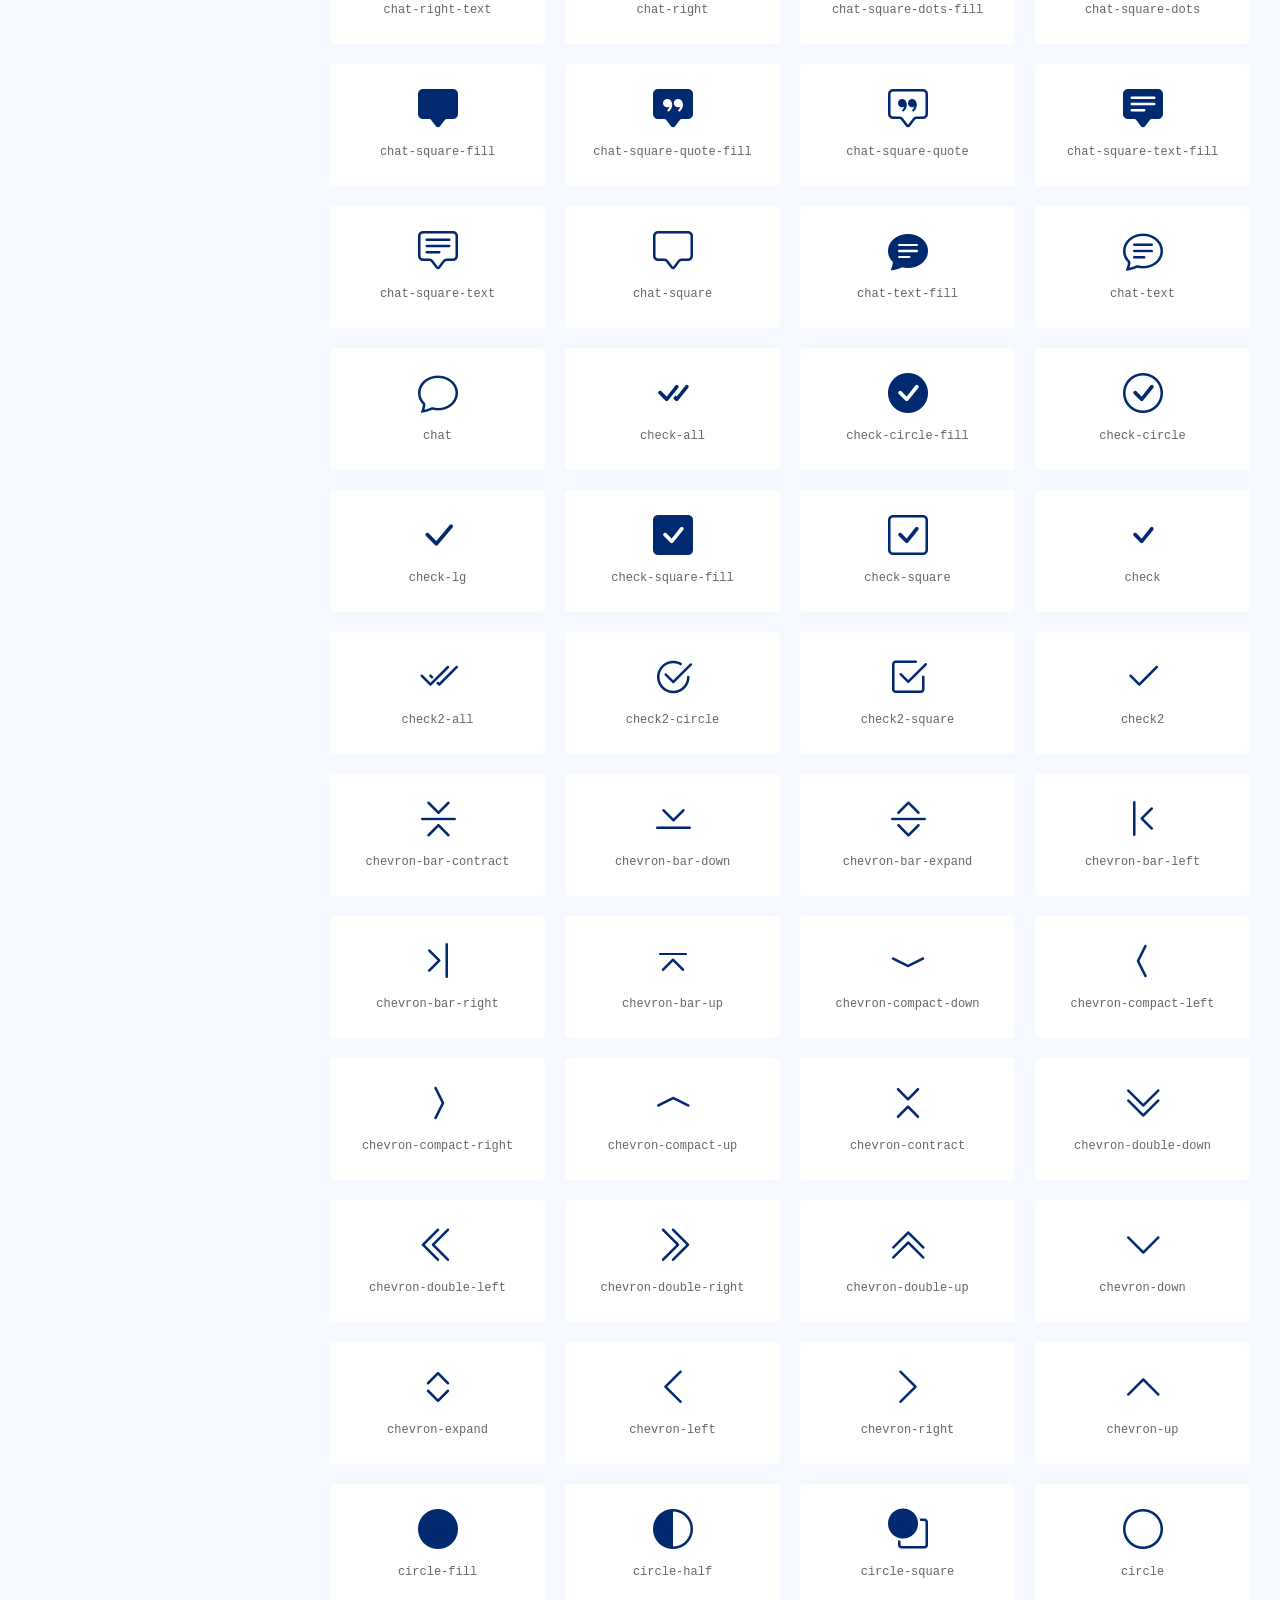
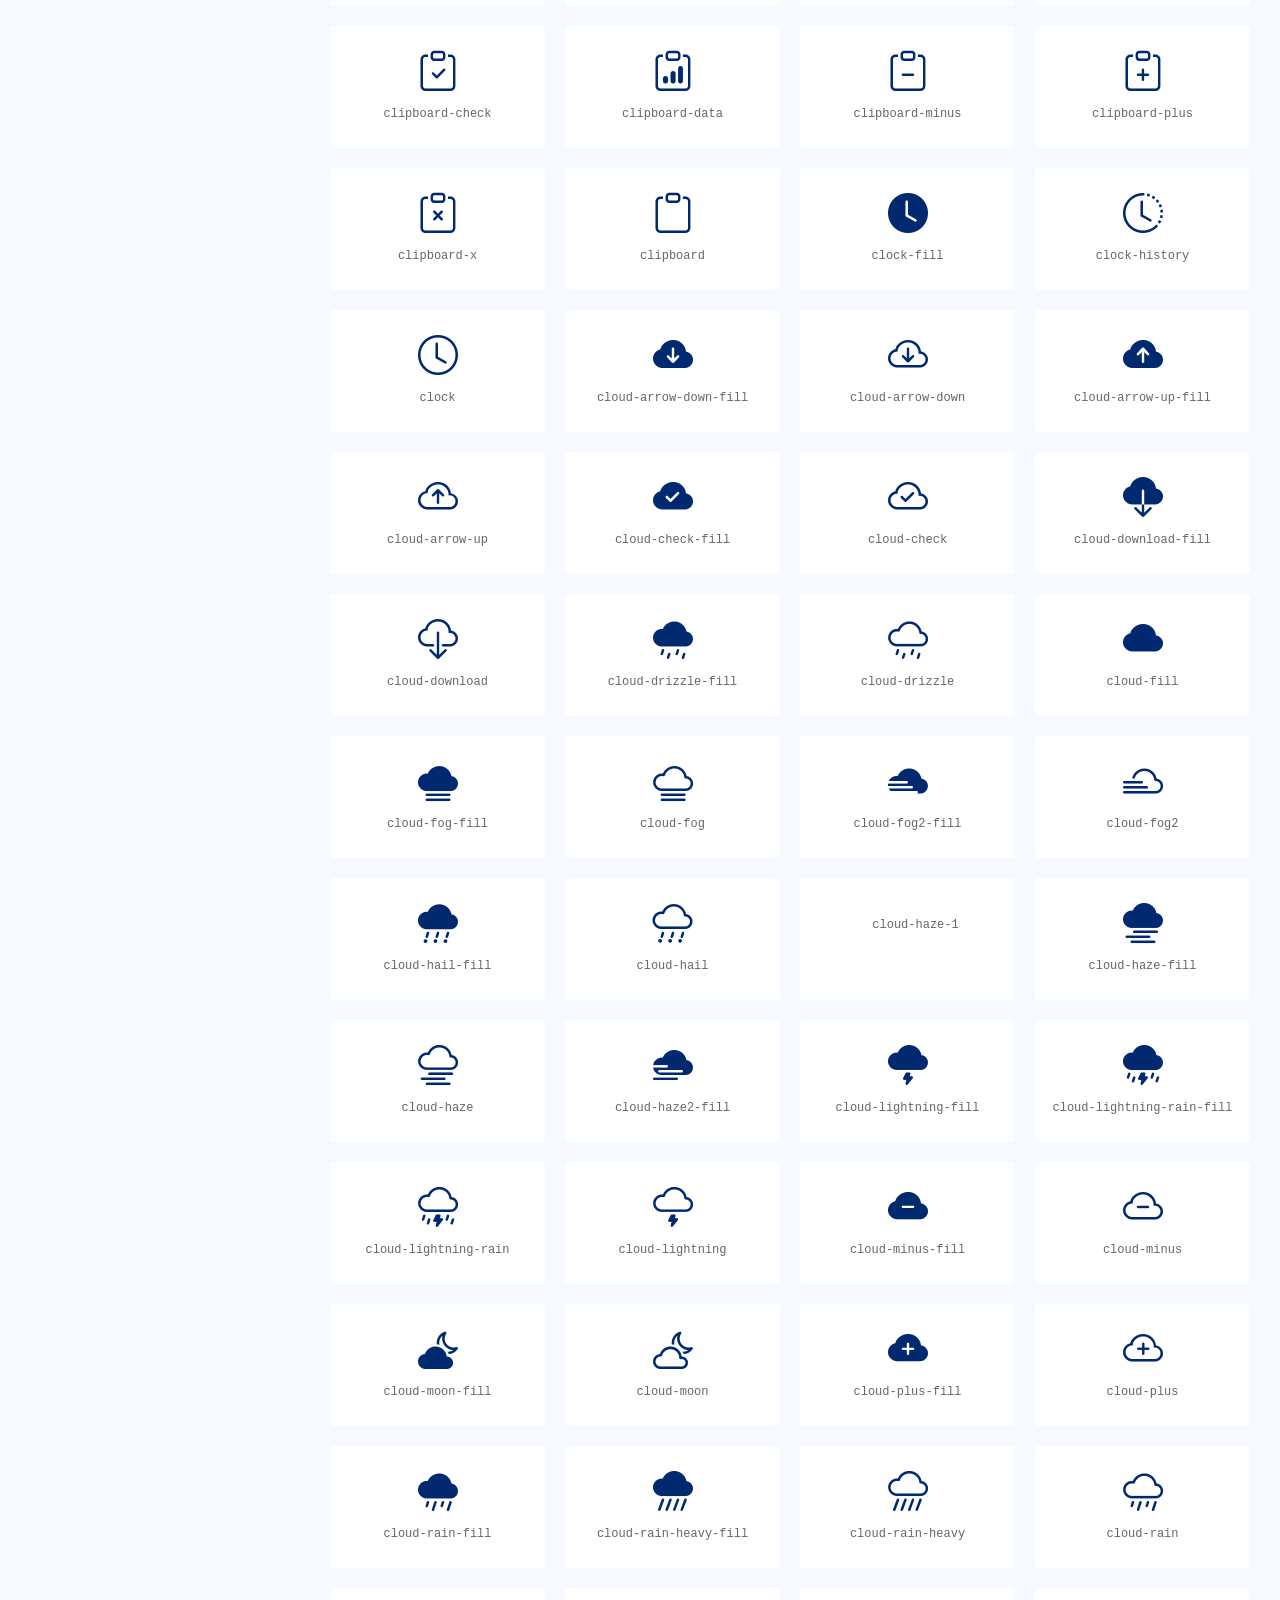
<file: icons-bootstrap.html>
<!DOCTYPE html>
<html lang="en">

<head>
  <meta charset="utf-8">
  <meta content="width=device-width, initial-scale=1.0" name="viewport">

  <title>Icons / Bootstrap - NiceAdmin Bootstrap Template</title>
  <meta content="" name="description">
  <meta content="" name="keywords">

  <!-- Favicons -->
  <link href="assets/img/favicon.png" rel="icon">
  <link href="assets/img/apple-touch-icon.png" rel="apple-touch-icon">

  <!-- Google Fonts -->
  <link href="https://fonts.gstatic.com" rel="preconnect">
  <link href="https://fonts.googleapis.com/css?family=Open+Sans:300,300i,400,400i,600,600i,700,700i|Nunito:300,300i,400,400i,600,600i,700,700i|Poppins:300,300i,400,400i,500,500i,600,600i,700,700i" rel="stylesheet">

  <!-- Vendor CSS Files -->
  <link href="assets/vendor/bootstrap/css/bootstrap.min.css" rel="stylesheet">
  <link href="assets/vendor/bootstrap-icons/bootstrap-icons.css" rel="stylesheet">
  <link href="assets/vendor/boxicons/css/boxicons.min.css" rel="stylesheet">
  <link href="assets/vendor/quill/quill.snow.css" rel="stylesheet">
  <link href="assets/vendor/quill/quill.bubble.css" rel="stylesheet">
  <link href="assets/vendor/remixicon/remixicon.css" rel="stylesheet">
  <link href="assets/vendor/simple-datatables/style.css" rel="stylesheet">

  <!-- Template Main CSS File -->
  <link href="assets/css/style.css" rel="stylesheet">

  <!-- =======================================================
  * Template Name: NiceAdmin
  * Template URL: https://bootstrapmade.com/nice-admin-bootstrap-admin-html-template/
  * Updated: Apr 20 2024 with Bootstrap v5.3.3
  * Author: BootstrapMade.com
  * License: https://bootstrapmade.com/license/
  ======================================================== -->
</head>

<body>

  <!-- ======= Header ======= -->
  <header id="header" class="header fixed-top d-flex align-items-center">

    <div class="d-flex align-items-center justify-content-between">
      <a href="index.html" class="logo d-flex align-items-center">
        <img src="assets/img/logo.png" alt="">
        <span class="d-none d-lg-block">NiceAdmin</span>
      </a>
      <i class="bi bi-list toggle-sidebar-btn"></i>
    </div><!-- End Logo -->

    <div class="search-bar">
      <form class="search-form d-flex align-items-center" method="POST" action="#">
        <input type="text" name="query" placeholder="Search" title="Enter search keyword">
        <button type="submit" title="Search"><i class="bi bi-search"></i></button>
      </form>
    </div><!-- End Search Bar -->

    <nav class="header-nav ms-auto">
      <ul class="d-flex align-items-center">

        <li class="nav-item d-block d-lg-none">
          <a class="nav-link nav-icon search-bar-toggle " href="#">
            <i class="bi bi-search"></i>
          </a>
        </li><!-- End Search Icon-->

        <li class="nav-item dropdown">

          <a class="nav-link nav-icon" href="#" data-bs-toggle="dropdown">
            <i class="bi bi-bell"></i>
            <span class="badge bg-primary badge-number">4</span>
          </a><!-- End Notification Icon -->

          <ul class="dropdown-menu dropdown-menu-end dropdown-menu-arrow notifications">
            <li class="dropdown-header">
              You have 4 new notifications
              <a href="#"><span class="badge rounded-pill bg-primary p-2 ms-2">View all</span></a>
            </li>
            <li>
              <hr class="dropdown-divider">
            </li>

            <li class="notification-item">
              <i class="bi bi-exclamation-circle text-warning"></i>
              <div>
                <h4>Lorem Ipsum</h4>
                <p>Quae dolorem earum veritatis oditseno</p>
                <p>30 min. ago</p>
              </div>
            </li>

            <li>
              <hr class="dropdown-divider">
            </li>

            <li class="notification-item">
              <i class="bi bi-x-circle text-danger"></i>
              <div>
                <h4>Atque rerum nesciunt</h4>
                <p>Quae dolorem earum veritatis oditseno</p>
                <p>1 hr. ago</p>
              </div>
            </li>

            <li>
              <hr class="dropdown-divider">
            </li>

            <li class="notification-item">
              <i class="bi bi-check-circle text-success"></i>
              <div>
                <h4>Sit rerum fuga</h4>
                <p>Quae dolorem earum veritatis oditseno</p>
                <p>2 hrs. ago</p>
              </div>
            </li>

            <li>
              <hr class="dropdown-divider">
            </li>

            <li class="notification-item">
              <i class="bi bi-info-circle text-primary"></i>
              <div>
                <h4>Dicta reprehenderit</h4>
                <p>Quae dolorem earum veritatis oditseno</p>
                <p>4 hrs. ago</p>
              </div>
            </li>

            <li>
              <hr class="dropdown-divider">
            </li>
            <li class="dropdown-footer">
              <a href="#">Show all notifications</a>
            </li>

          </ul><!-- End Notification Dropdown Items -->

        </li><!-- End Notification Nav -->

        <li class="nav-item dropdown">

          <a class="nav-link nav-icon" href="#" data-bs-toggle="dropdown">
            <i class="bi bi-chat-left-text"></i>
            <span class="badge bg-success badge-number">3</span>
          </a><!-- End Messages Icon -->

          <ul class="dropdown-menu dropdown-menu-end dropdown-menu-arrow messages">
            <li class="dropdown-header">
              You have 3 new messages
              <a href="#"><span class="badge rounded-pill bg-primary p-2 ms-2">View all</span></a>
            </li>
            <li>
              <hr class="dropdown-divider">
            </li>

            <li class="message-item">
              <a href="#">
                <img src="assets/img/messages-1.jpg" alt="" class="rounded-circle">
                <div>
                  <h4>Maria Hudson</h4>
                  <p>Velit asperiores et ducimus soluta repudiandae labore officia est ut...</p>
                  <p>4 hrs. ago</p>
                </div>
              </a>
            </li>
            <li>
              <hr class="dropdown-divider">
            </li>

            <li class="message-item">
              <a href="#">
                <img src="assets/img/messages-2.jpg" alt="" class="rounded-circle">
                <div>
                  <h4>Anna Nelson</h4>
                  <p>Velit asperiores et ducimus soluta repudiandae labore officia est ut...</p>
                  <p>6 hrs. ago</p>
                </div>
              </a>
            </li>
            <li>
              <hr class="dropdown-divider">
            </li>

            <li class="message-item">
              <a href="#">
                <img src="assets/img/messages-3.jpg" alt="" class="rounded-circle">
                <div>
                  <h4>David Muldon</h4>
                  <p>Velit asperiores et ducimus soluta repudiandae labore officia est ut...</p>
                  <p>8 hrs. ago</p>
                </div>
              </a>
            </li>
            <li>
              <hr class="dropdown-divider">
            </li>

            <li class="dropdown-footer">
              <a href="#">Show all messages</a>
            </li>

          </ul><!-- End Messages Dropdown Items -->

        </li><!-- End Messages Nav -->

        <li class="nav-item dropdown pe-3">

          <a class="nav-link nav-profile d-flex align-items-center pe-0" href="#" data-bs-toggle="dropdown">
            <img src="assets/img/profile-img.jpg" alt="Profile" class="rounded-circle">
            <span class="d-none d-md-block dropdown-toggle ps-2">K. Anderson</span>
          </a><!-- End Profile Iamge Icon -->

          <ul class="dropdown-menu dropdown-menu-end dropdown-menu-arrow profile">
            <li class="dropdown-header">
              <h6>Kevin Anderson</h6>
              <span>Web Designer</span>
            </li>
            <li>
              <hr class="dropdown-divider">
            </li>

            <li>
              <a class="dropdown-item d-flex align-items-center" href="users-profile.html">
                <i class="bi bi-person"></i>
                <span>My Profile</span>
              </a>
            </li>
            <li>
              <hr class="dropdown-divider">
            </li>

            <li>
              <a class="dropdown-item d-flex align-items-center" href="users-profile.html">
                <i class="bi bi-gear"></i>
                <span>Account Settings</span>
              </a>
            </li>
            <li>
              <hr class="dropdown-divider">
            </li>

            <li>
              <a class="dropdown-item d-flex align-items-center" href="pages-faq.html">
                <i class="bi bi-question-circle"></i>
                <span>Need Help?</span>
              </a>
            </li>
            <li>
              <hr class="dropdown-divider">
            </li>

            <li>
              <a class="dropdown-item d-flex align-items-center" href="#">
                <i class="bi bi-box-arrow-right"></i>
                <span>Sign Out</span>
              </a>
            </li>

          </ul><!-- End Profile Dropdown Items -->
        </li><!-- End Profile Nav -->

      </ul>
    </nav><!-- End Icons Navigation -->

  </header><!-- End Header -->

  <!-- ======= Sidebar ======= -->
  <aside id="sidebar" class="sidebar">

    <ul class="sidebar-nav" id="sidebar-nav">

      <li class="nav-item">
        <a class="nav-link collapsed" href="index.html">
          <i class="bi bi-grid"></i>
          <span>Dashboard</span>
        </a>
      </li><!-- End Dashboard Nav -->

      <li class="nav-item">
        <a class="nav-link collapsed" data-bs-target="#components-nav" data-bs-toggle="collapse" href="#">
          <i class="bi bi-menu-button-wide"></i><span>Components</span><i class="bi bi-chevron-down ms-auto"></i>
        </a>
        <ul id="components-nav" class="nav-content collapse " data-bs-parent="#sidebar-nav">
          <li>
            <a href="components-alerts.html">
              <i class="bi bi-circle"></i><span>Alerts</span>
            </a>
          </li>
          <li>
            <a href="components-accordion.html">
              <i class="bi bi-circle"></i><span>Accordion</span>
            </a>
          </li>
          <li>
            <a href="components-badges.html">
              <i class="bi bi-circle"></i><span>Badges</span>
            </a>
          </li>
          <li>
            <a href="components-breadcrumbs.html">
              <i class="bi bi-circle"></i><span>Breadcrumbs</span>
            </a>
          </li>
          <li>
            <a href="components-buttons.html">
              <i class="bi bi-circle"></i><span>Buttons</span>
            </a>
          </li>
          <li>
            <a href="components-cards.html">
              <i class="bi bi-circle"></i><span>Cards</span>
            </a>
          </li>
          <li>
            <a href="components-carousel.html">
              <i class="bi bi-circle"></i><span>Carousel</span>
            </a>
          </li>
          <li>
            <a href="components-list-group.html">
              <i class="bi bi-circle"></i><span>List group</span>
            </a>
          </li>
          <li>
            <a href="components-modal.html">
              <i class="bi bi-circle"></i><span>Modal</span>
            </a>
          </li>
          <li>
            <a href="components-tabs.html">
              <i class="bi bi-circle"></i><span>Tabs</span>
            </a>
          </li>
          <li>
            <a href="components-pagination.html">
              <i class="bi bi-circle"></i><span>Pagination</span>
            </a>
          </li>
          <li>
            <a href="components-progress.html">
              <i class="bi bi-circle"></i><span>Progress</span>
            </a>
          </li>
          <li>
            <a href="components-spinners.html">
              <i class="bi bi-circle"></i><span>Spinners</span>
            </a>
          </li>
          <li>
            <a href="components-tooltips.html">
              <i class="bi bi-circle"></i><span>Tooltips</span>
            </a>
          </li>
        </ul>
      </li><!-- End Components Nav -->

      <li class="nav-item">
        <a class="nav-link collapsed" data-bs-target="#forms-nav" data-bs-toggle="collapse" href="#">
          <i class="bi bi-journal-text"></i><span>Forms</span><i class="bi bi-chevron-down ms-auto"></i>
        </a>
        <ul id="forms-nav" class="nav-content collapse " data-bs-parent="#sidebar-nav">
          <li>
            <a href="forms-elements.html">
              <i class="bi bi-circle"></i><span>Form Elements</span>
            </a>
          </li>
          <li>
            <a href="forms-layouts.html">
              <i class="bi bi-circle"></i><span>Form Layouts</span>
            </a>
          </li>
          <li>
            <a href="forms-editors.html">
              <i class="bi bi-circle"></i><span>Form Editors</span>
            </a>
          </li>
          <li>
            <a href="forms-validation.html">
              <i class="bi bi-circle"></i><span>Form Validation</span>
            </a>
          </li>
        </ul>
      </li><!-- End Forms Nav -->

      <li class="nav-item">
        <a class="nav-link collapsed" data-bs-target="#tables-nav" data-bs-toggle="collapse" href="#">
          <i class="bi bi-layout-text-window-reverse"></i><span>Tables</span><i class="bi bi-chevron-down ms-auto"></i>
        </a>
        <ul id="tables-nav" class="nav-content collapse " data-bs-parent="#sidebar-nav">
          <li>
            <a href="tables-general.html">
              <i class="bi bi-circle"></i><span>General Tables</span>
            </a>
          </li>
          <li>
            <a href="tables-data.html">
              <i class="bi bi-circle"></i><span>Data Tables</span>
            </a>
          </li>
        </ul>
      </li><!-- End Tables Nav -->

      <li class="nav-item">
        <a class="nav-link collapsed" data-bs-target="#charts-nav" data-bs-toggle="collapse" href="#">
          <i class="bi bi-bar-chart"></i><span>Charts</span><i class="bi bi-chevron-down ms-auto"></i>
        </a>
        <ul id="charts-nav" class="nav-content collapse " data-bs-parent="#sidebar-nav">
          <li>
            <a href="charts-chartjs.html">
              <i class="bi bi-circle"></i><span>Chart.js</span>
            </a>
          </li>
          <li>
            <a href="charts-apexcharts.html">
              <i class="bi bi-circle"></i><span>ApexCharts</span>
            </a>
          </li>
          <li>
            <a href="charts-echarts.html">
              <i class="bi bi-circle"></i><span>ECharts</span>
            </a>
          </li>
        </ul>
      </li><!-- End Charts Nav -->

      <li class="nav-item">
        <a class="nav-link " data-bs-target="#icons-nav" data-bs-toggle="collapse" href="#">
          <i class="bi bi-gem"></i><span>Icons</span><i class="bi bi-chevron-down ms-auto"></i>
        </a>
        <ul id="icons-nav" class="nav-content collapse show" data-bs-parent="#sidebar-nav">
          <li>
            <a href="icons-bootstrap.html" class="active">
              <i class="bi bi-circle"></i><span>Bootstrap Icons</span>
            </a>
          </li>
          <li>
            <a href="icons-remix.html">
              <i class="bi bi-circle"></i><span>Remix Icons</span>
            </a>
          </li>
          <li>
            <a href="icons-boxicons.html">
              <i class="bi bi-circle"></i><span>Boxicons</span>
            </a>
          </li>
        </ul>
      </li><!-- End Icons Nav -->

      <li class="nav-heading">Pages</li>

      <li class="nav-item">
        <a class="nav-link collapsed" href="users-profile.html">
          <i class="bi bi-person"></i>
          <span>Profile</span>
        </a>
      </li><!-- End Profile Page Nav -->

      <li class="nav-item">
        <a class="nav-link collapsed" href="pages-faq.html">
          <i class="bi bi-question-circle"></i>
          <span>F.A.Q</span>
        </a>
      </li><!-- End F.A.Q Page Nav -->

      <li class="nav-item">
        <a class="nav-link collapsed" href="pages-contact.html">
          <i class="bi bi-envelope"></i>
          <span>Contact</span>
        </a>
      </li><!-- End Contact Page Nav -->

      <li class="nav-item">
        <a class="nav-link collapsed" href="pages-register.html">
          <i class="bi bi-card-list"></i>
          <span>Register</span>
        </a>
      </li><!-- End Register Page Nav -->

      <li class="nav-item">
        <a class="nav-link collapsed" href="pages-login.html">
          <i class="bi bi-box-arrow-in-right"></i>
          <span>Login</span>
        </a>
      </li><!-- End Login Page Nav -->

      <li class="nav-item">
        <a class="nav-link collapsed" href="pages-error-404.html">
          <i class="bi bi-dash-circle"></i>
          <span>Error 404</span>
        </a>
      </li><!-- End Error 404 Page Nav -->

      <li class="nav-item">
        <a class="nav-link collapsed" href="pages-blank.html">
          <i class="bi bi-file-earmark"></i>
          <span>Blank</span>
        </a>
      </li><!-- End Blank Page Nav -->

    </ul>

  </aside><!-- End Sidebar-->

  <main id="main" class="main">

    <div class="pagetitle">
      <h1>Bootstrap Icons</h1>
      <nav>
        <ol class="breadcrumb">
          <li class="breadcrumb-item"><a href="index.html">Home</a></li>
          <li class="breadcrumb-item">Icons</li>
          <li class="breadcrumb-item active">Bootstrap</li>
        </ol>
      </nav>
    </div><!-- End Page Title -->

    <section class="section">
      <p>
        Use the following pattern to add the Bootstrap icons to anywhere in your project. <code>&lt;i class=&quot;bi <strong>alarm-fille</strong>&quot;&gt;&lt;/i&gt;</code> Replace the bold part with the below icon names.
        Check the <a href="https://icons.getbootstrap.com/" target="_blank">Official website</a> for more info.
      </p>

      <div class="iconslist">
        <div class="icon">
          <i class="bi bi-alarm-fill"></i>
          <div class="label">alarm-fill</div>
        </div>
        <div class="icon">
          <i class="bi bi-alarm"></i>
          <div class="label">alarm</div>
        </div>
        <div class="icon">
          <i class="bi bi-align-bottom"></i>
          <div class="label">align-bottom</div>
        </div>
        <div class="icon">
          <i class="bi bi-align-center"></i>
          <div class="label">align-center</div>
        </div>
        <div class="icon">
          <i class="bi bi-align-end"></i>
          <div class="label">align-end</div>
        </div>
        <div class="icon">
          <i class="bi bi-align-middle"></i>
          <div class="label">align-middle</div>
        </div>
        <div class="icon">
          <i class="bi bi-align-start"></i>
          <div class="label">align-start</div>
        </div>
        <div class="icon">
          <i class="bi bi-align-top"></i>
          <div class="label">align-top</div>
        </div>
        <div class="icon">
          <i class="bi bi-alt"></i>
          <div class="label">alt</div>
        </div>
        <div class="icon">
          <i class="bi bi-app-indicator"></i>
          <div class="label">app-indicator</div>
        </div>
        <div class="icon">
          <i class="bi bi-app"></i>
          <div class="label">app</div>
        </div>
        <div class="icon">
          <i class="bi bi-archive-fill"></i>
          <div class="label">archive-fill</div>
        </div>
        <div class="icon">
          <i class="bi bi-archive"></i>
          <div class="label">archive</div>
        </div>
        <div class="icon">
          <i class="bi bi-arrow-90deg-down"></i>
          <div class="label">arrow-90deg-down</div>
        </div>
        <div class="icon">
          <i class="bi bi-arrow-90deg-left"></i>
          <div class="label">arrow-90deg-left</div>
        </div>
        <div class="icon">
          <i class="bi bi-arrow-90deg-right"></i>
          <div class="label">arrow-90deg-right</div>
        </div>
        <div class="icon">
          <i class="bi bi-arrow-90deg-up"></i>
          <div class="label">arrow-90deg-up</div>
        </div>
        <div class="icon">
          <i class="bi bi-arrow-bar-down"></i>
          <div class="label">arrow-bar-down</div>
        </div>
        <div class="icon">
          <i class="bi bi-arrow-bar-left"></i>
          <div class="label">arrow-bar-left</div>
        </div>
        <div class="icon">
          <i class="bi bi-arrow-bar-right"></i>
          <div class="label">arrow-bar-right</div>
        </div>
        <div class="icon">
          <i class="bi bi-arrow-bar-up"></i>
          <div class="label">arrow-bar-up</div>
        </div>
        <div class="icon">
          <i class="bi bi-arrow-clockwise"></i>
          <div class="label">arrow-clockwise</div>
        </div>
        <div class="icon">
          <i class="bi bi-arrow-counterclockwise"></i>
          <div class="label">arrow-counterclockwise</div>
        </div>
        <div class="icon">
          <i class="bi bi-arrow-down-circle-fill"></i>
          <div class="label">arrow-down-circle-fill</div>
        </div>
        <div class="icon">
          <i class="bi bi-arrow-down-circle"></i>
          <div class="label">arrow-down-circle</div>
        </div>
        <div class="icon">
          <i class="bi bi-arrow-down-left-circle-fill"></i>
          <div class="label">arrow-down-left-circle-fill</div>
        </div>
        <div class="icon">
          <i class="bi bi-arrow-down-left-circle"></i>
          <div class="label">arrow-down-left-circle</div>
        </div>
        <div class="icon">
          <i class="bi bi-arrow-down-left-square-fill"></i>
          <div class="label">arrow-down-left-square-fill</div>
        </div>
        <div class="icon">
          <i class="bi bi-arrow-down-left-square"></i>
          <div class="label">arrow-down-left-square</div>
        </div>
        <div class="icon">
          <i class="bi bi-arrow-down-left"></i>
          <div class="label">arrow-down-left</div>
        </div>
        <div class="icon">
          <i class="bi bi-arrow-down-right-circle-fill"></i>
          <div class="label">arrow-down-right-circle-fill</div>
        </div>
        <div class="icon">
          <i class="bi bi-arrow-down-right-circle"></i>
          <div class="label">arrow-down-right-circle</div>
        </div>
        <div class="icon">
          <i class="bi bi-arrow-down-right-square-fill"></i>
          <div class="label">arrow-down-right-square-fill</div>
        </div>
        <div class="icon">
          <i class="bi bi-arrow-down-right-square"></i>
          <div class="label">arrow-down-right-square</div>
        </div>
        <div class="icon">
          <i class="bi bi-arrow-down-right"></i>
          <div class="label">arrow-down-right</div>
        </div>
        <div class="icon">
          <i class="bi bi-arrow-down-short"></i>
          <div class="label">arrow-down-short</div>
        </div>
        <div class="icon">
          <i class="bi bi-arrow-down-square-fill"></i>
          <div class="label">arrow-down-square-fill</div>
        </div>
        <div class="icon">
          <i class="bi bi-arrow-down-square"></i>
          <div class="label">arrow-down-square</div>
        </div>
        <div class="icon">
          <i class="bi bi-arrow-down-up"></i>
          <div class="label">arrow-down-up</div>
        </div>
        <div class="icon">
          <i class="bi bi-arrow-down"></i>
          <div class="label">arrow-down</div>
        </div>
        <div class="icon">
          <i class="bi bi-arrow-left-circle-fill"></i>
          <div class="label">arrow-left-circle-fill</div>
        </div>
        <div class="icon">
          <i class="bi bi-arrow-left-circle"></i>
          <div class="label">arrow-left-circle</div>
        </div>
        <div class="icon">
          <i class="bi bi-arrow-left-right"></i>
          <div class="label">arrow-left-right</div>
        </div>
        <div class="icon">
          <i class="bi bi-arrow-left-short"></i>
          <div class="label">arrow-left-short</div>
        </div>
        <div class="icon">
          <i class="bi bi-arrow-left-square-fill"></i>
          <div class="label">arrow-left-square-fill</div>
        </div>
        <div class="icon">
          <i class="bi bi-arrow-left-square"></i>
          <div class="label">arrow-left-square</div>
        </div>
        <div class="icon">
          <i class="bi bi-arrow-left"></i>
          <div class="label">arrow-left</div>
        </div>
        <div class="icon">
          <i class="bi bi-arrow-repeat"></i>
          <div class="label">arrow-repeat</div>
        </div>
        <div class="icon">
          <i class="bi bi-arrow-return-left"></i>
          <div class="label">arrow-return-left</div>
        </div>
        <div class="icon">
          <i class="bi bi-arrow-return-right"></i>
          <div class="label">arrow-return-right</div>
        </div>
        <div class="icon">
          <i class="bi bi-arrow-right-circle-fill"></i>
          <div class="label">arrow-right-circle-fill</div>
        </div>
        <div class="icon">
          <i class="bi bi-arrow-right-circle"></i>
          <div class="label">arrow-right-circle</div>
        </div>
        <div class="icon">
          <i class="bi bi-arrow-right-short"></i>
          <div class="label">arrow-right-short</div>
        </div>
        <div class="icon">
          <i class="bi bi-arrow-right-square-fill"></i>
          <div class="label">arrow-right-square-fill</div>
        </div>
        <div class="icon">
          <i class="bi bi-arrow-right-square"></i>
          <div class="label">arrow-right-square</div>
        </div>
        <div class="icon">
          <i class="bi bi-arrow-right"></i>
          <div class="label">arrow-right</div>
        </div>
        <div class="icon">
          <i class="bi bi-arrow-up-circle-fill"></i>
          <div class="label">arrow-up-circle-fill</div>
        </div>
        <div class="icon">
          <i class="bi bi-arrow-up-circle"></i>
          <div class="label">arrow-up-circle</div>
        </div>
        <div class="icon">
          <i class="bi bi-arrow-up-left-circle-fill"></i>
          <div class="label">arrow-up-left-circle-fill</div>
        </div>
        <div class="icon">
          <i class="bi bi-arrow-up-left-circle"></i>
          <div class="label">arrow-up-left-circle</div>
        </div>
        <div class="icon">
          <i class="bi bi-arrow-up-left-square-fill"></i>
          <div class="label">arrow-up-left-square-fill</div>
        </div>
        <div class="icon">
          <i class="bi bi-arrow-up-left-square"></i>
          <div class="label">arrow-up-left-square</div>
        </div>
        <div class="icon">
          <i class="bi bi-arrow-up-left"></i>
          <div class="label">arrow-up-left</div>
        </div>
        <div class="icon">
          <i class="bi bi-arrow-up-right-circle-fill"></i>
          <div class="label">arrow-up-right-circle-fill</div>
        </div>
        <div class="icon">
          <i class="bi bi-arrow-up-right-circle"></i>
          <div class="label">arrow-up-right-circle</div>
        </div>
        <div class="icon">
          <i class="bi bi-arrow-up-right-square-fill"></i>
          <div class="label">arrow-up-right-square-fill</div>
        </div>
        <div class="icon">
          <i class="bi bi-arrow-up-right-square"></i>
          <div class="label">arrow-up-right-square</div>
        </div>
        <div class="icon">
          <i class="bi bi-arrow-up-right"></i>
          <div class="label">arrow-up-right</div>
        </div>
        <div class="icon">
          <i class="bi bi-arrow-up-short"></i>
          <div class="label">arrow-up-short</div>
        </div>
        <div class="icon">
          <i class="bi bi-arrow-up-square-fill"></i>
          <div class="label">arrow-up-square-fill</div>
        </div>
        <div class="icon">
          <i class="bi bi-arrow-up-square"></i>
          <div class="label">arrow-up-square</div>
        </div>
        <div class="icon">
          <i class="bi bi-arrow-up"></i>
          <div class="label">arrow-up</div>
        </div>
        <div class="icon">
          <i class="bi bi-arrows-angle-contract"></i>
          <div class="label">arrows-angle-contract</div>
        </div>
        <div class="icon">
          <i class="bi bi-arrows-angle-expand"></i>
          <div class="label">arrows-angle-expand</div>
        </div>
        <div class="icon">
          <i class="bi bi-arrows-collapse"></i>
          <div class="label">arrows-collapse</div>
        </div>
        <div class="icon">
          <i class="bi bi-arrows-expand"></i>
          <div class="label">arrows-expand</div>
        </div>
        <div class="icon">
          <i class="bi bi-arrows-fullscreen"></i>
          <div class="label">arrows-fullscreen</div>
        </div>
        <div class="icon">
          <i class="bi bi-arrows-move"></i>
          <div class="label">arrows-move</div>
        </div>
        <div class="icon">
          <i class="bi bi-aspect-ratio-fill"></i>
          <div class="label">aspect-ratio-fill</div>
        </div>
        <div class="icon">
          <i class="bi bi-aspect-ratio"></i>
          <div class="label">aspect-ratio</div>
        </div>
        <div class="icon">
          <i class="bi bi-asterisk"></i>
          <div class="label">asterisk</div>
        </div>
        <div class="icon">
          <i class="bi bi-at"></i>
          <div class="label">at</div>
        </div>
        <div class="icon">
          <i class="bi bi-award-fill"></i>
          <div class="label">award-fill</div>
        </div>
        <div class="icon">
          <i class="bi bi-award"></i>
          <div class="label">award</div>
        </div>
        <div class="icon">
          <i class="bi bi-back"></i>
          <div class="label">back</div>
        </div>
        <div class="icon">
          <i class="bi bi-backspace-fill"></i>
          <div class="label">backspace-fill</div>
        </div>
        <div class="icon">
          <i class="bi bi-backspace-reverse-fill"></i>
          <div class="label">backspace-reverse-fill</div>
        </div>
        <div class="icon">
          <i class="bi bi-backspace-reverse"></i>
          <div class="label">backspace-reverse</div>
        </div>
        <div class="icon">
          <i class="bi bi-backspace"></i>
          <div class="label">backspace</div>
        </div>
        <div class="icon">
          <i class="bi bi-badge-3d-fill"></i>
          <div class="label">badge-3d-fill</div>
        </div>
        <div class="icon">
          <i class="bi bi-badge-3d"></i>
          <div class="label">badge-3d</div>
        </div>
        <div class="icon">
          <i class="bi bi-badge-4k-fill"></i>
          <div class="label">badge-4k-fill</div>
        </div>
        <div class="icon">
          <i class="bi bi-badge-4k"></i>
          <div class="label">badge-4k</div>
        </div>
        <div class="icon">
          <i class="bi bi-badge-8k-fill"></i>
          <div class="label">badge-8k-fill</div>
        </div>
        <div class="icon">
          <i class="bi bi-badge-8k"></i>
          <div class="label">badge-8k</div>
        </div>
        <div class="icon">
          <i class="bi bi-badge-ad-fill"></i>
          <div class="label">badge-ad-fill</div>
        </div>
        <div class="icon">
          <i class="bi bi-badge-ad"></i>
          <div class="label">badge-ad</div>
        </div>
        <div class="icon">
          <i class="bi bi-badge-ar-fill"></i>
          <div class="label">badge-ar-fill</div>
        </div>
        <div class="icon">
          <i class="bi bi-badge-ar"></i>
          <div class="label">badge-ar</div>
        </div>
        <div class="icon">
          <i class="bi bi-badge-cc-fill"></i>
          <div class="label">badge-cc-fill</div>
        </div>
        <div class="icon">
          <i class="bi bi-badge-cc"></i>
          <div class="label">badge-cc</div>
        </div>
        <div class="icon">
          <i class="bi bi-badge-hd-fill"></i>
          <div class="label">badge-hd-fill</div>
        </div>
        <div class="icon">
          <i class="bi bi-badge-hd"></i>
          <div class="label">badge-hd</div>
        </div>
        <div class="icon">
          <i class="bi bi-badge-tm-fill"></i>
          <div class="label">badge-tm-fill</div>
        </div>
        <div class="icon">
          <i class="bi bi-badge-tm"></i>
          <div class="label">badge-tm</div>
        </div>
        <div class="icon">
          <i class="bi bi-badge-vo-fill"></i>
          <div class="label">badge-vo-fill</div>
        </div>
        <div class="icon">
          <i class="bi bi-badge-vo"></i>
          <div class="label">badge-vo</div>
        </div>
        <div class="icon">
          <i class="bi bi-badge-vr-fill"></i>
          <div class="label">badge-vr-fill</div>
        </div>
        <div class="icon">
          <i class="bi bi-badge-vr"></i>
          <div class="label">badge-vr</div>
        </div>
        <div class="icon">
          <i class="bi bi-badge-wc-fill"></i>
          <div class="label">badge-wc-fill</div>
        </div>
        <div class="icon">
          <i class="bi bi-badge-wc"></i>
          <div class="label">badge-wc</div>
        </div>
        <div class="icon">
          <i class="bi bi-bag-check-fill"></i>
          <div class="label">bag-check-fill</div>
        </div>
        <div class="icon">
          <i class="bi bi-bag-check"></i>
          <div class="label">bag-check</div>
        </div>
        <div class="icon">
          <i class="bi bi-bag-dash-fill"></i>
          <div class="label">bag-dash-fill</div>
        </div>
        <div class="icon">
          <i class="bi bi-bag-dash"></i>
          <div class="label">bag-dash</div>
        </div>
        <div class="icon">
          <i class="bi bi-bag-fill"></i>
          <div class="label">bag-fill</div>
        </div>
        <div class="icon">
          <i class="bi bi-bag-plus-fill"></i>
          <div class="label">bag-plus-fill</div>
        </div>
        <div class="icon">
          <i class="bi bi-bag-plus"></i>
          <div class="label">bag-plus</div>
        </div>
        <div class="icon">
          <i class="bi bi-bag-x-fill"></i>
          <div class="label">bag-x-fill</div>
        </div>
        <div class="icon">
          <i class="bi bi-bag-x"></i>
          <div class="label">bag-x</div>
        </div>
        <div class="icon">
          <i class="bi bi-bag"></i>
          <div class="label">bag</div>
        </div>
        <div class="icon">
          <i class="bi bi-bank"></i>
          <div class="label">bank</div>
        </div>
        <div class="icon">
          <i class="bi bi-bank2"></i>
          <div class="label">bank2</div>
        </div>
        <div class="icon">
          <i class="bi bi-bar-chart-fill"></i>
          <div class="label">bar-chart-fill</div>
        </div>
        <div class="icon">
          <i class="bi bi-bar-chart-line-fill"></i>
          <div class="label">bar-chart-line-fill</div>
        </div>
        <div class="icon">
          <i class="bi bi-bar-chart-line"></i>
          <div class="label">bar-chart-line</div>
        </div>
        <div class="icon">
          <i class="bi bi-bar-chart-steps"></i>
          <div class="label">bar-chart-steps</div>
        </div>
        <div class="icon">
          <i class="bi bi-bar-chart"></i>
          <div class="label">bar-chart</div>
        </div>
        <div class="icon">
          <i class="bi bi-basket-fill"></i>
          <div class="label">basket-fill</div>
        </div>
        <div class="icon">
          <i class="bi bi-basket"></i>
          <div class="label">basket</div>
        </div>
        <div class="icon">
          <i class="bi bi-basket2-fill"></i>
          <div class="label">basket2-fill</div>
        </div>
        <div class="icon">
          <i class="bi bi-basket2"></i>
          <div class="label">basket2</div>
        </div>
        <div class="icon">
          <i class="bi bi-basket3-fill"></i>
          <div class="label">basket3-fill</div>
        </div>
        <div class="icon">
          <i class="bi bi-basket3"></i>
          <div class="label">basket3</div>
        </div>
        <div class="icon">
          <i class="bi bi-battery-charging"></i>
          <div class="label">battery-charging</div>
        </div>
        <div class="icon">
          <i class="bi bi-battery-full"></i>
          <div class="label">battery-full</div>
        </div>
        <div class="icon">
          <i class="bi bi-battery-half"></i>
          <div class="label">battery-half</div>
        </div>
        <div class="icon">
          <i class="bi bi-battery"></i>
          <div class="label">battery</div>
        </div>
        <div class="icon">
          <i class="bi bi-bell-fill"></i>
          <div class="label">bell-fill</div>
        </div>
        <div class="icon">
          <i class="bi bi-bell-slash-fill"></i>
          <div class="label">bell-slash-fill</div>
        </div>
        <div class="icon">
          <i class="bi bi-bell-slash"></i>
          <div class="label">bell-slash</div>
        </div>
        <div class="icon">
          <i class="bi bi-bell"></i>
          <div class="label">bell</div>
        </div>
        <div class="icon">
          <i class="bi bi-bezier"></i>
          <div class="label">bezier</div>
        </div>
        <div class="icon">
          <i class="bi bi-bezier2"></i>
          <div class="label">bezier2</div>
        </div>
        <div class="icon">
          <i class="bi bi-bicycle"></i>
          <div class="label">bicycle</div>
        </div>
        <div class="icon">
          <i class="bi bi-binoculars-fill"></i>
          <div class="label">binoculars-fill</div>
        </div>
        <div class="icon">
          <i class="bi bi-binoculars"></i>
          <div class="label">binoculars</div>
        </div>
        <div class="icon">
          <i class="bi bi-blockquote-left"></i>
          <div class="label">blockquote-left</div>
        </div>
        <div class="icon">
          <i class="bi bi-blockquote-right"></i>
          <div class="label">blockquote-right</div>
        </div>
        <div class="icon">
          <i class="bi bi-book-fill"></i>
          <div class="label">book-fill</div>
        </div>
        <div class="icon">
          <i class="bi bi-book-half"></i>
          <div class="label">book-half</div>
        </div>
        <div class="icon">
          <i class="bi bi-book"></i>
          <div class="label">book</div>
        </div>
        <div class="icon">
          <i class="bi bi-bookmark-check-fill"></i>
          <div class="label">bookmark-check-fill</div>
        </div>
        <div class="icon">
          <i class="bi bi-bookmark-check"></i>
          <div class="label">bookmark-check</div>
        </div>
        <div class="icon">
          <i class="bi bi-bookmark-dash-fill"></i>
          <div class="label">bookmark-dash-fill</div>
        </div>
        <div class="icon">
          <i class="bi bi-bookmark-dash"></i>
          <div class="label">bookmark-dash</div>
        </div>
        <div class="icon">
          <i class="bi bi-bookmark-fill"></i>
          <div class="label">bookmark-fill</div>
        </div>
        <div class="icon">
          <i class="bi bi-bookmark-heart-fill"></i>
          <div class="label">bookmark-heart-fill</div>
        </div>
        <div class="icon">
          <i class="bi bi-bookmark-heart"></i>
          <div class="label">bookmark-heart</div>
        </div>
        <div class="icon">
          <i class="bi bi-bookmark-plus-fill"></i>
          <div class="label">bookmark-plus-fill</div>
        </div>
        <div class="icon">
          <i class="bi bi-bookmark-plus"></i>
          <div class="label">bookmark-plus</div>
        </div>
        <div class="icon">
          <i class="bi bi-bookmark-star-fill"></i>
          <div class="label">bookmark-star-fill</div>
        </div>
        <div class="icon">
          <i class="bi bi-bookmark-star"></i>
          <div class="label">bookmark-star</div>
        </div>
        <div class="icon">
          <i class="bi bi-bookmark-x-fill"></i>
          <div class="label">bookmark-x-fill</div>
        </div>
        <div class="icon">
          <i class="bi bi-bookmark-x"></i>
          <div class="label">bookmark-x</div>
        </div>
        <div class="icon">
          <i class="bi bi-bookmark"></i>
          <div class="label">bookmark</div>
        </div>
        <div class="icon">
          <i class="bi bi-bookmarks-fill"></i>
          <div class="label">bookmarks-fill</div>
        </div>
        <div class="icon">
          <i class="bi bi-bookmarks"></i>
          <div class="label">bookmarks</div>
        </div>
        <div class="icon">
          <i class="bi bi-bookshelf"></i>
          <div class="label">bookshelf</div>
        </div>
        <div class="icon">
          <i class="bi bi-bootstrap-fill"></i>
          <div class="label">bootstrap-fill</div>
        </div>
        <div class="icon">
          <i class="bi bi-bootstrap-reboot"></i>
          <div class="label">bootstrap-reboot</div>
        </div>
        <div class="icon">
          <i class="bi bi-bootstrap"></i>
          <div class="label">bootstrap</div>
        </div>
        <div class="icon">
          <i class="bi bi-border-all"></i>
          <div class="label">border-all</div>
        </div>
        <div class="icon">
          <i class="bi bi-border-bottom"></i>
          <div class="label">border-bottom</div>
        </div>
        <div class="icon">
          <i class="bi bi-border-center"></i>
          <div class="label">border-center</div>
        </div>
        <div class="icon">
          <i class="bi bi-border-inner"></i>
          <div class="label">border-inner</div>
        </div>
        <div class="icon">
          <i class="bi bi-border-left"></i>
          <div class="label">border-left</div>
        </div>
        <div class="icon">
          <i class="bi bi-border-middle"></i>
          <div class="label">border-middle</div>
        </div>
        <div class="icon">
          <i class="bi bi-border-outer"></i>
          <div class="label">border-outer</div>
        </div>
        <div class="icon">
          <i class="bi bi-border-right"></i>
          <div class="label">border-right</div>
        </div>
        <div class="icon">
          <i class="bi bi-border-style"></i>
          <div class="label">border-style</div>
        </div>
        <div class="icon">
          <i class="bi bi-border-top"></i>
          <div class="label">border-top</div>
        </div>
        <div class="icon">
          <i class="bi bi-border-width"></i>
          <div class="label">border-width</div>
        </div>
        <div class="icon">
          <i class="bi bi-border"></i>
          <div class="label">border</div>
        </div>
        <div class="icon">
          <i class="bi bi-bounding-box-circles"></i>
          <div class="label">bounding-box-circles</div>
        </div>
        <div class="icon">
          <i class="bi bi-bounding-box"></i>
          <div class="label">bounding-box</div>
        </div>
        <div class="icon">
          <i class="bi bi-box-arrow-down-left"></i>
          <div class="label">box-arrow-down-left</div>
        </div>
        <div class="icon">
          <i class="bi bi-box-arrow-down-right"></i>
          <div class="label">box-arrow-down-right</div>
        </div>
        <div class="icon">
          <i class="bi bi-box-arrow-down"></i>
          <div class="label">box-arrow-down</div>
        </div>
        <div class="icon">
          <i class="bi bi-box-arrow-in-down-left"></i>
          <div class="label">box-arrow-in-down-left</div>
        </div>
        <div class="icon">
          <i class="bi bi-box-arrow-in-down-right"></i>
          <div class="label">box-arrow-in-down-right</div>
        </div>
        <div class="icon">
          <i class="bi bi-box-arrow-in-down"></i>
          <div class="label">box-arrow-in-down</div>
        </div>
        <div class="icon">
          <i class="bi bi-box-arrow-in-left"></i>
          <div class="label">box-arrow-in-left</div>
        </div>
        <div class="icon">
          <i class="bi bi-box-arrow-in-right"></i>
          <div class="label">box-arrow-in-right</div>
        </div>
        <div class="icon">
          <i class="bi bi-box-arrow-in-up-left"></i>
          <div class="label">box-arrow-in-up-left</div>
        </div>
        <div class="icon">
          <i class="bi bi-box-arrow-in-up-right"></i>
          <div class="label">box-arrow-in-up-right</div>
        </div>
        <div class="icon">
          <i class="bi bi-box-arrow-in-up"></i>
          <div class="label">box-arrow-in-up</div>
        </div>
        <div class="icon">
          <i class="bi bi-box-arrow-left"></i>
          <div class="label">box-arrow-left</div>
        </div>
        <div class="icon">
          <i class="bi bi-box-arrow-right"></i>
          <div class="label">box-arrow-right</div>
        </div>
        <div class="icon">
          <i class="bi bi-box-arrow-up-left"></i>
          <div class="label">box-arrow-up-left</div>
        </div>
        <div class="icon">
          <i class="bi bi-box-arrow-up-right"></i>
          <div class="label">box-arrow-up-right</div>
        </div>
        <div class="icon">
          <i class="bi bi-box-arrow-up"></i>
          <div class="label">box-arrow-up</div>
        </div>
        <div class="icon">
          <i class="bi bi-box-seam"></i>
          <div class="label">box-seam</div>
        </div>
        <div class="icon">
          <i class="bi bi-box"></i>
          <div class="label">box</div>
        </div>
        <div class="icon">
          <i class="bi bi-braces"></i>
          <div class="label">braces</div>
        </div>
        <div class="icon">
          <i class="bi bi-bricks"></i>
          <div class="label">bricks</div>
        </div>
        <div class="icon">
          <i class="bi bi-briefcase-fill"></i>
          <div class="label">briefcase-fill</div>
        </div>
        <div class="icon">
          <i class="bi bi-briefcase"></i>
          <div class="label">briefcase</div>
        </div>
        <div class="icon">
          <i class="bi bi-brightness-alt-high-fill"></i>
          <div class="label">brightness-alt-high-fill</div>
        </div>
        <div class="icon">
          <i class="bi bi-brightness-alt-high"></i>
          <div class="label">brightness-alt-high</div>
        </div>
        <div class="icon">
          <i class="bi bi-brightness-alt-low-fill"></i>
          <div class="label">brightness-alt-low-fill</div>
        </div>
        <div class="icon">
          <i class="bi bi-brightness-alt-low"></i>
          <div class="label">brightness-alt-low</div>
        </div>
        <div class="icon">
          <i class="bi bi-brightness-high-fill"></i>
          <div class="label">brightness-high-fill</div>
        </div>
        <div class="icon">
          <i class="bi bi-brightness-high"></i>
          <div class="label">brightness-high</div>
        </div>
        <div class="icon">
          <i class="bi bi-brightness-low-fill"></i>
          <div class="label">brightness-low-fill</div>
        </div>
        <div class="icon">
          <i class="bi bi-brightness-low"></i>
          <div class="label">brightness-low</div>
        </div>
        <div class="icon">
          <i class="bi bi-broadcast-pin"></i>
          <div class="label">broadcast-pin</div>
        </div>
        <div class="icon">
          <i class="bi bi-broadcast"></i>
          <div class="label">broadcast</div>
        </div>
        <div class="icon">
          <i class="bi bi-brush-fill"></i>
          <div class="label">brush-fill</div>
        </div>
        <div class="icon">
          <i class="bi bi-brush"></i>
          <div class="label">brush</div>
        </div>
        <div class="icon">
          <i class="bi bi-bucket-fill"></i>
          <div class="label">bucket-fill</div>
        </div>
        <div class="icon">
          <i class="bi bi-bucket"></i>
          <div class="label">bucket</div>
        </div>
        <div class="icon">
          <i class="bi bi-bug-fill"></i>
          <div class="label">bug-fill</div>
        </div>
        <div class="icon">
          <i class="bi bi-bug"></i>
          <div class="label">bug</div>
        </div>
        <div class="icon">
          <i class="bi bi-building"></i>
          <div class="label">building</div>
        </div>
        <div class="icon">
          <i class="bi bi-bullseye"></i>
          <div class="label">bullseye</div>
        </div>
        <div class="icon">
          <i class="bi bi-calculator-fill"></i>
          <div class="label">calculator-fill</div>
        </div>
        <div class="icon">
          <i class="bi bi-calculator"></i>
          <div class="label">calculator</div>
        </div>
        <div class="icon">
          <i class="bi bi-calendar-check-fill"></i>
          <div class="label">calendar-check-fill</div>
        </div>
        <div class="icon">
          <i class="bi bi-calendar-check"></i>
          <div class="label">calendar-check</div>
        </div>
        <div class="icon">
          <i class="bi bi-calendar-date-fill"></i>
          <div class="label">calendar-date-fill</div>
        </div>
        <div class="icon">
          <i class="bi bi-calendar-date"></i>
          <div class="label">calendar-date</div>
        </div>
        <div class="icon">
          <i class="bi bi-calendar-day-fill"></i>
          <div class="label">calendar-day-fill</div>
        </div>
        <div class="icon">
          <i class="bi bi-calendar-day"></i>
          <div class="label">calendar-day</div>
        </div>
        <div class="icon">
          <i class="bi bi-calendar-event-fill"></i>
          <div class="label">calendar-event-fill</div>
        </div>
        <div class="icon">
          <i class="bi bi-calendar-event"></i>
          <div class="label">calendar-event</div>
        </div>
        <div class="icon">
          <i class="bi bi-calendar-fill"></i>
          <div class="label">calendar-fill</div>
        </div>
        <div class="icon">
          <i class="bi bi-calendar-minus-fill"></i>
          <div class="label">calendar-minus-fill</div>
        </div>
        <div class="icon">
          <i class="bi bi-calendar-minus"></i>
          <div class="label">calendar-minus</div>
        </div>
        <div class="icon">
          <i class="bi bi-calendar-month-fill"></i>
          <div class="label">calendar-month-fill</div>
        </div>
        <div class="icon">
          <i class="bi bi-calendar-month"></i>
          <div class="label">calendar-month</div>
        </div>
        <div class="icon">
          <i class="bi bi-calendar-plus-fill"></i>
          <div class="label">calendar-plus-fill</div>
        </div>
        <div class="icon">
          <i class="bi bi-calendar-plus"></i>
          <div class="label">calendar-plus</div>
        </div>
        <div class="icon">
          <i class="bi bi-calendar-range-fill"></i>
          <div class="label">calendar-range-fill</div>
        </div>
        <div class="icon">
          <i class="bi bi-calendar-range"></i>
          <div class="label">calendar-range</div>
        </div>
        <div class="icon">
          <i class="bi bi-calendar-week-fill"></i>
          <div class="label">calendar-week-fill</div>
        </div>
        <div class="icon">
          <i class="bi bi-calendar-week"></i>
          <div class="label">calendar-week</div>
        </div>
        <div class="icon">
          <i class="bi bi-calendar-x-fill"></i>
          <div class="label">calendar-x-fill</div>
        </div>
        <div class="icon">
          <i class="bi bi-calendar-x"></i>
          <div class="label">calendar-x</div>
        </div>
        <div class="icon">
          <i class="bi bi-calendar"></i>
          <div class="label">calendar</div>
        </div>
        <div class="icon">
          <i class="bi bi-calendar2-check-fill"></i>
          <div class="label">calendar2-check-fill</div>
        </div>
        <div class="icon">
          <i class="bi bi-calendar2-check"></i>
          <div class="label">calendar2-check</div>
        </div>
        <div class="icon">
          <i class="bi bi-calendar2-date-fill"></i>
          <div class="label">calendar2-date-fill</div>
        </div>
        <div class="icon">
          <i class="bi bi-calendar2-date"></i>
          <div class="label">calendar2-date</div>
        </div>
        <div class="icon">
          <i class="bi bi-calendar2-day-fill"></i>
          <div class="label">calendar2-day-fill</div>
        </div>
        <div class="icon">
          <i class="bi bi-calendar2-day"></i>
          <div class="label">calendar2-day</div>
        </div>
        <div class="icon">
          <i class="bi bi-calendar2-event-fill"></i>
          <div class="label">calendar2-event-fill</div>
        </div>
        <div class="icon">
          <i class="bi bi-calendar2-event"></i>
          <div class="label">calendar2-event</div>
        </div>
        <div class="icon">
          <i class="bi bi-calendar2-fill"></i>
          <div class="label">calendar2-fill</div>
        </div>
        <div class="icon">
          <i class="bi bi-calendar2-minus-fill"></i>
          <div class="label">calendar2-minus-fill</div>
        </div>
        <div class="icon">
          <i class="bi bi-calendar2-minus"></i>
          <div class="label">calendar2-minus</div>
        </div>
        <div class="icon">
          <i class="bi bi-calendar2-month-fill"></i>
          <div class="label">calendar2-month-fill</div>
        </div>
        <div class="icon">
          <i class="bi bi-calendar2-month"></i>
          <div class="label">calendar2-month</div>
        </div>
        <div class="icon">
          <i class="bi bi-calendar2-plus-fill"></i>
          <div class="label">calendar2-plus-fill</div>
        </div>
        <div class="icon">
          <i class="bi bi-calendar2-plus"></i>
          <div class="label">calendar2-plus</div>
        </div>
        <div class="icon">
          <i class="bi bi-calendar2-range-fill"></i>
          <div class="label">calendar2-range-fill</div>
        </div>
        <div class="icon">
          <i class="bi bi-calendar2-range"></i>
          <div class="label">calendar2-range</div>
        </div>
        <div class="icon">
          <i class="bi bi-calendar2-week-fill"></i>
          <div class="label">calendar2-week-fill</div>
        </div>
        <div class="icon">
          <i class="bi bi-calendar2-week"></i>
          <div class="label">calendar2-week</div>
        </div>
        <div class="icon">
          <i class="bi bi-calendar2-x-fill"></i>
          <div class="label">calendar2-x-fill</div>
        </div>
        <div class="icon">
          <i class="bi bi-calendar2-x"></i>
          <div class="label">calendar2-x</div>
        </div>
        <div class="icon">
          <i class="bi bi-calendar2"></i>
          <div class="label">calendar2</div>
        </div>
        <div class="icon">
          <i class="bi bi-calendar3-event-fill"></i>
          <div class="label">calendar3-event-fill</div>
        </div>
        <div class="icon">
          <i class="bi bi-calendar3-event"></i>
          <div class="label">calendar3-event</div>
        </div>
        <div class="icon">
          <i class="bi bi-calendar3-fill"></i>
          <div class="label">calendar3-fill</div>
        </div>
        <div class="icon">
          <i class="bi bi-calendar3-range-fill"></i>
          <div class="label">calendar3-range-fill</div>
        </div>
        <div class="icon">
          <i class="bi bi-calendar3-range"></i>
          <div class="label">calendar3-range</div>
        </div>
        <div class="icon">
          <i class="bi bi-calendar3-week-fill"></i>
          <div class="label">calendar3-week-fill</div>
        </div>
        <div class="icon">
          <i class="bi bi-calendar3-week"></i>
          <div class="label">calendar3-week</div>
        </div>
        <div class="icon">
          <i class="bi bi-calendar3"></i>
          <div class="label">calendar3</div>
        </div>
        <div class="icon">
          <i class="bi bi-calendar4-event"></i>
          <div class="label">calendar4-event</div>
        </div>
        <div class="icon">
          <i class="bi bi-calendar4-range"></i>
          <div class="label">calendar4-range</div>
        </div>
        <div class="icon">
          <i class="bi bi-calendar4-week"></i>
          <div class="label">calendar4-week</div>
        </div>
        <div class="icon">
          <i class="bi bi-calendar4"></i>
          <div class="label">calendar4</div>
        </div>
        <div class="icon">
          <i class="bi bi-camera-fill"></i>
          <div class="label">camera-fill</div>
        </div>
        <div class="icon">
          <i class="bi bi-camera-reels-fill"></i>
          <div class="label">camera-reels-fill</div>
        </div>
        <div class="icon">
          <i class="bi bi-camera-reels"></i>
          <div class="label">camera-reels</div>
        </div>
        <div class="icon">
          <i class="bi bi-camera-video-fill"></i>
          <div class="label">camera-video-fill</div>
        </div>
        <div class="icon">
          <i class="bi bi-camera-video-off-fill"></i>
          <div class="label">camera-video-off-fill</div>
        </div>
        <div class="icon">
          <i class="bi bi-camera-video-off"></i>
          <div class="label">camera-video-off</div>
        </div>
        <div class="icon">
          <i class="bi bi-camera-video"></i>
          <div class="label">camera-video</div>
        </div>
        <div class="icon">
          <i class="bi bi-camera"></i>
          <div class="label">camera</div>
        </div>
        <div class="icon">
          <i class="bi bi-camera2"></i>
          <div class="label">camera2</div>
        </div>
        <div class="icon">
          <i class="bi bi-capslock-fill"></i>
          <div class="label">capslock-fill</div>
        </div>
        <div class="icon">
          <i class="bi bi-capslock"></i>
          <div class="label">capslock</div>
        </div>
        <div class="icon">
          <i class="bi bi-card-checklist"></i>
          <div class="label">card-checklist</div>
        </div>
        <div class="icon">
          <i class="bi bi-card-heading"></i>
          <div class="label">card-heading</div>
        </div>
        <div class="icon">
          <i class="bi bi-card-image"></i>
          <div class="label">card-image</div>
        </div>
        <div class="icon">
          <i class="bi bi-card-list"></i>
          <div class="label">card-list</div>
        </div>
        <div class="icon">
          <i class="bi bi-card-text"></i>
          <div class="label">card-text</div>
        </div>
        <div class="icon">
          <i class="bi bi-caret-down-fill"></i>
          <div class="label">caret-down-fill</div>
        </div>
        <div class="icon">
          <i class="bi bi-caret-down-square-fill"></i>
          <div class="label">caret-down-square-fill</div>
        </div>
        <div class="icon">
          <i class="bi bi-caret-down-square"></i>
          <div class="label">caret-down-square</div>
        </div>
        <div class="icon">
          <i class="bi bi-caret-down"></i>
          <div class="label">caret-down</div>
        </div>
        <div class="icon">
          <i class="bi bi-caret-left-fill"></i>
          <div class="label">caret-left-fill</div>
        </div>
        <div class="icon">
          <i class="bi bi-caret-left-square-fill"></i>
          <div class="label">caret-left-square-fill</div>
        </div>
        <div class="icon">
          <i class="bi bi-caret-left-square"></i>
          <div class="label">caret-left-square</div>
        </div>
        <div class="icon">
          <i class="bi bi-caret-left"></i>
          <div class="label">caret-left</div>
        </div>
        <div class="icon">
          <i class="bi bi-caret-right-fill"></i>
          <div class="label">caret-right-fill</div>
        </div>
        <div class="icon">
          <i class="bi bi-caret-right-square-fill"></i>
          <div class="label">caret-right-square-fill</div>
        </div>
        <div class="icon">
          <i class="bi bi-caret-right-square"></i>
          <div class="label">caret-right-square</div>
        </div>
        <div class="icon">
          <i class="bi bi-caret-right"></i>
          <div class="label">caret-right</div>
        </div>
        <div class="icon">
          <i class="bi bi-caret-up-fill"></i>
          <div class="label">caret-up-fill</div>
        </div>
        <div class="icon">
          <i class="bi bi-caret-up-square-fill"></i>
          <div class="label">caret-up-square-fill</div>
        </div>
        <div class="icon">
          <i class="bi bi-caret-up-square"></i>
          <div class="label">caret-up-square</div>
        </div>
        <div class="icon">
          <i class="bi bi-caret-up"></i>
          <div class="label">caret-up</div>
        </div>
        <div class="icon">
          <i class="bi bi-cart-check-fill"></i>
          <div class="label">cart-check-fill</div>
        </div>
        <div class="icon">
          <i class="bi bi-cart-check"></i>
          <div class="label">cart-check</div>
        </div>
        <div class="icon">
          <i class="bi bi-cart-dash-fill"></i>
          <div class="label">cart-dash-fill</div>
        </div>
        <div class="icon">
          <i class="bi bi-cart-dash"></i>
          <div class="label">cart-dash</div>
        </div>
        <div class="icon">
          <i class="bi bi-cart-fill"></i>
          <div class="label">cart-fill</div>
        </div>
        <div class="icon">
          <i class="bi bi-cart-plus-fill"></i>
          <div class="label">cart-plus-fill</div>
        </div>
        <div class="icon">
          <i class="bi bi-cart-plus"></i>
          <div class="label">cart-plus</div>
        </div>
        <div class="icon">
          <i class="bi bi-cart-x-fill"></i>
          <div class="label">cart-x-fill</div>
        </div>
        <div class="icon">
          <i class="bi bi-cart-x"></i>
          <div class="label">cart-x</div>
        </div>
        <div class="icon">
          <i class="bi bi-cart"></i>
          <div class="label">cart</div>
        </div>
        <div class="icon">
          <i class="bi bi-cart2"></i>
          <div class="label">cart2</div>
        </div>
        <div class="icon">
          <i class="bi bi-cart3"></i>
          <div class="label">cart3</div>
        </div>
        <div class="icon">
          <i class="bi bi-cart4"></i>
          <div class="label">cart4</div>
        </div>
        <div class="icon">
          <i class="bi bi-cash-coin"></i>
          <div class="label">cash-coin</div>
        </div>
        <div class="icon">
          <i class="bi bi-cash-stack"></i>
          <div class="label">cash-stack</div>
        </div>
        <div class="icon">
          <i class="bi bi-cash"></i>
          <div class="label">cash</div>
        </div>
        <div class="icon">
          <i class="bi bi-cast"></i>
          <div class="label">cast</div>
        </div>
        <div class="icon">
          <i class="bi bi-chat-dots-fill"></i>
          <div class="label">chat-dots-fill</div>
        </div>
        <div class="icon">
          <i class="bi bi-chat-dots"></i>
          <div class="label">chat-dots</div>
        </div>
        <div class="icon">
          <i class="bi bi-chat-fill"></i>
          <div class="label">chat-fill</div>
        </div>
        <div class="icon">
          <i class="bi bi-chat-left-dots-fill"></i>
          <div class="label">chat-left-dots-fill</div>
        </div>
        <div class="icon">
          <i class="bi bi-chat-left-dots"></i>
          <div class="label">chat-left-dots</div>
        </div>
        <div class="icon">
          <i class="bi bi-chat-left-fill"></i>
          <div class="label">chat-left-fill</div>
        </div>
        <div class="icon">
          <i class="bi bi-chat-left-quote-fill"></i>
          <div class="label">chat-left-quote-fill</div>
        </div>
        <div class="icon">
          <i class="bi bi-chat-left-quote"></i>
          <div class="label">chat-left-quote</div>
        </div>
        <div class="icon">
          <i class="bi bi-chat-left-text-fill"></i>
          <div class="label">chat-left-text-fill</div>
        </div>
        <div class="icon">
          <i class="bi bi-chat-left-text"></i>
          <div class="label">chat-left-text</div>
        </div>
        <div class="icon">
          <i class="bi bi-chat-left"></i>
          <div class="label">chat-left</div>
        </div>
        <div class="icon">
          <i class="bi bi-chat-quote-fill"></i>
          <div class="label">chat-quote-fill</div>
        </div>
        <div class="icon">
          <i class="bi bi-chat-quote"></i>
          <div class="label">chat-quote</div>
        </div>
        <div class="icon">
          <i class="bi bi-chat-right-dots-fill"></i>
          <div class="label">chat-right-dots-fill</div>
        </div>
        <div class="icon">
          <i class="bi bi-chat-right-dots"></i>
          <div class="label">chat-right-dots</div>
        </div>
        <div class="icon">
          <i class="bi bi-chat-right-fill"></i>
          <div class="label">chat-right-fill</div>
        </div>
        <div class="icon">
          <i class="bi bi-chat-right-quote-fill"></i>
          <div class="label">chat-right-quote-fill</div>
        </div>
        <div class="icon">
          <i class="bi bi-chat-right-quote"></i>
          <div class="label">chat-right-quote</div>
        </div>
        <div class="icon">
          <i class="bi bi-chat-right-text-fill"></i>
          <div class="label">chat-right-text-fill</div>
        </div>
        <div class="icon">
          <i class="bi bi-chat-right-text"></i>
          <div class="label">chat-right-text</div>
        </div>
        <div class="icon">
          <i class="bi bi-chat-right"></i>
          <div class="label">chat-right</div>
        </div>
        <div class="icon">
          <i class="bi bi-chat-square-dots-fill"></i>
          <div class="label">chat-square-dots-fill</div>
        </div>
        <div class="icon">
          <i class="bi bi-chat-square-dots"></i>
          <div class="label">chat-square-dots</div>
        </div>
        <div class="icon">
          <i class="bi bi-chat-square-fill"></i>
          <div class="label">chat-square-fill</div>
        </div>
        <div class="icon">
          <i class="bi bi-chat-square-quote-fill"></i>
          <div class="label">chat-square-quote-fill</div>
        </div>
        <div class="icon">
          <i class="bi bi-chat-square-quote"></i>
          <div class="label">chat-square-quote</div>
        </div>
        <div class="icon">
          <i class="bi bi-chat-square-text-fill"></i>
          <div class="label">chat-square-text-fill</div>
        </div>
        <div class="icon">
          <i class="bi bi-chat-square-text"></i>
          <div class="label">chat-square-text</div>
        </div>
        <div class="icon">
          <i class="bi bi-chat-square"></i>
          <div class="label">chat-square</div>
        </div>
        <div class="icon">
          <i class="bi bi-chat-text-fill"></i>
          <div class="label">chat-text-fill</div>
        </div>
        <div class="icon">
          <i class="bi bi-chat-text"></i>
          <div class="label">chat-text</div>
        </div>
        <div class="icon">
          <i class="bi bi-chat"></i>
          <div class="label">chat</div>
        </div>
        <div class="icon">
          <i class="bi bi-check-all"></i>
          <div class="label">check-all</div>
        </div>
        <div class="icon">
          <i class="bi bi-check-circle-fill"></i>
          <div class="label">check-circle-fill</div>
        </div>
        <div class="icon">
          <i class="bi bi-check-circle"></i>
          <div class="label">check-circle</div>
        </div>
        <div class="icon">
          <i class="bi bi-check-lg"></i>
          <div class="label">check-lg</div>
        </div>
        <div class="icon">
          <i class="bi bi-check-square-fill"></i>
          <div class="label">check-square-fill</div>
        </div>
        <div class="icon">
          <i class="bi bi-check-square"></i>
          <div class="label">check-square</div>
        </div>
        <div class="icon">
          <i class="bi bi-check"></i>
          <div class="label">check</div>
        </div>
        <div class="icon">
          <i class="bi bi-check2-all"></i>
          <div class="label">check2-all</div>
        </div>
        <div class="icon">
          <i class="bi bi-check2-circle"></i>
          <div class="label">check2-circle</div>
        </div>
        <div class="icon">
          <i class="bi bi-check2-square"></i>
          <div class="label">check2-square</div>
        </div>
        <div class="icon">
          <i class="bi bi-check2"></i>
          <div class="label">check2</div>
        </div>
        <div class="icon">
          <i class="bi bi-chevron-bar-contract"></i>
          <div class="label">chevron-bar-contract</div>
        </div>
        <div class="icon">
          <i class="bi bi-chevron-bar-down"></i>
          <div class="label">chevron-bar-down</div>
        </div>
        <div class="icon">
          <i class="bi bi-chevron-bar-expand"></i>
          <div class="label">chevron-bar-expand</div>
        </div>
        <div class="icon">
          <i class="bi bi-chevron-bar-left"></i>
          <div class="label">chevron-bar-left</div>
        </div>
        <div class="icon">
          <i class="bi bi-chevron-bar-right"></i>
          <div class="label">chevron-bar-right</div>
        </div>
        <div class="icon">
          <i class="bi bi-chevron-bar-up"></i>
          <div class="label">chevron-bar-up</div>
        </div>
        <div class="icon">
          <i class="bi bi-chevron-compact-down"></i>
          <div class="label">chevron-compact-down</div>
        </div>
        <div class="icon">
          <i class="bi bi-chevron-compact-left"></i>
          <div class="label">chevron-compact-left</div>
        </div>
        <div class="icon">
          <i class="bi bi-chevron-compact-right"></i>
          <div class="label">chevron-compact-right</div>
        </div>
        <div class="icon">
          <i class="bi bi-chevron-compact-up"></i>
          <div class="label">chevron-compact-up</div>
        </div>
        <div class="icon">
          <i class="bi bi-chevron-contract"></i>
          <div class="label">chevron-contract</div>
        </div>
        <div class="icon">
          <i class="bi bi-chevron-double-down"></i>
          <div class="label">chevron-double-down</div>
        </div>
        <div class="icon">
          <i class="bi bi-chevron-double-left"></i>
          <div class="label">chevron-double-left</div>
        </div>
        <div class="icon">
          <i class="bi bi-chevron-double-right"></i>
          <div class="label">chevron-double-right</div>
        </div>
        <div class="icon">
          <i class="bi bi-chevron-double-up"></i>
          <div class="label">chevron-double-up</div>
        </div>
        <div class="icon">
          <i class="bi bi-chevron-down"></i>
          <div class="label">chevron-down</div>
        </div>
        <div class="icon">
          <i class="bi bi-chevron-expand"></i>
          <div class="label">chevron-expand</div>
        </div>
        <div class="icon">
          <i class="bi bi-chevron-left"></i>
          <div class="label">chevron-left</div>
        </div>
        <div class="icon">
          <i class="bi bi-chevron-right"></i>
          <div class="label">chevron-right</div>
        </div>
        <div class="icon">
          <i class="bi bi-chevron-up"></i>
          <div class="label">chevron-up</div>
        </div>
        <div class="icon">
          <i class="bi bi-circle-fill"></i>
          <div class="label">circle-fill</div>
        </div>
        <div class="icon">
          <i class="bi bi-circle-half"></i>
          <div class="label">circle-half</div>
        </div>
        <div class="icon">
          <i class="bi bi-circle-square"></i>
          <div class="label">circle-square</div>
        </div>
        <div class="icon">
          <i class="bi bi-circle"></i>
          <div class="label">circle</div>
        </div>
        <div class="icon">
          <i class="bi bi-clipboard-check"></i>
          <div class="label">clipboard-check</div>
        </div>
        <div class="icon">
          <i class="bi bi-clipboard-data"></i>
          <div class="label">clipboard-data</div>
        </div>
        <div class="icon">
          <i class="bi bi-clipboard-minus"></i>
          <div class="label">clipboard-minus</div>
        </div>
        <div class="icon">
          <i class="bi bi-clipboard-plus"></i>
          <div class="label">clipboard-plus</div>
        </div>
        <div class="icon">
          <i class="bi bi-clipboard-x"></i>
          <div class="label">clipboard-x</div>
        </div>
        <div class="icon">
          <i class="bi bi-clipboard"></i>
          <div class="label">clipboard</div>
        </div>
        <div class="icon">
          <i class="bi bi-clock-fill"></i>
          <div class="label">clock-fill</div>
        </div>
        <div class="icon">
          <i class="bi bi-clock-history"></i>
          <div class="label">clock-history</div>
        </div>
        <div class="icon">
          <i class="bi bi-clock"></i>
          <div class="label">clock</div>
        </div>
        <div class="icon">
          <i class="bi bi-cloud-arrow-down-fill"></i>
          <div class="label">cloud-arrow-down-fill</div>
        </div>
        <div class="icon">
          <i class="bi bi-cloud-arrow-down"></i>
          <div class="label">cloud-arrow-down</div>
        </div>
        <div class="icon">
          <i class="bi bi-cloud-arrow-up-fill"></i>
          <div class="label">cloud-arrow-up-fill</div>
        </div>
        <div class="icon">
          <i class="bi bi-cloud-arrow-up"></i>
          <div class="label">cloud-arrow-up</div>
        </div>
        <div class="icon">
          <i class="bi bi-cloud-check-fill"></i>
          <div class="label">cloud-check-fill</div>
        </div>
        <div class="icon">
          <i class="bi bi-cloud-check"></i>
          <div class="label">cloud-check</div>
        </div>
        <div class="icon">
          <i class="bi bi-cloud-download-fill"></i>
          <div class="label">cloud-download-fill</div>
        </div>
        <div class="icon">
          <i class="bi bi-cloud-download"></i>
          <div class="label">cloud-download</div>
        </div>
        <div class="icon">
          <i class="bi bi-cloud-drizzle-fill"></i>
          <div class="label">cloud-drizzle-fill</div>
        </div>
        <div class="icon">
          <i class="bi bi-cloud-drizzle"></i>
          <div class="label">cloud-drizzle</div>
        </div>
        <div class="icon">
          <i class="bi bi-cloud-fill"></i>
          <div class="label">cloud-fill</div>
        </div>
        <div class="icon">
          <i class="bi bi-cloud-fog-fill"></i>
          <div class="label">cloud-fog-fill</div>
        </div>
        <div class="icon">
          <i class="bi bi-cloud-fog"></i>
          <div class="label">cloud-fog</div>
        </div>
        <div class="icon">
          <i class="bi bi-cloud-fog2-fill"></i>
          <div class="label">cloud-fog2-fill</div>
        </div>
        <div class="icon">
          <i class="bi bi-cloud-fog2"></i>
          <div class="label">cloud-fog2</div>
        </div>
        <div class="icon">
          <i class="bi bi-cloud-hail-fill"></i>
          <div class="label">cloud-hail-fill</div>
        </div>
        <div class="icon">
          <i class="bi bi-cloud-hail"></i>
          <div class="label">cloud-hail</div>
        </div>
        <div class="icon">
          <i class="bi bi-cloud-haze-1"></i>
          <div class="label">cloud-haze-1</div>
        </div>
        <div class="icon">
          <i class="bi bi-cloud-haze-fill"></i>
          <div class="label">cloud-haze-fill</div>
        </div>
        <div class="icon">
          <i class="bi bi-cloud-haze"></i>
          <div class="label">cloud-haze</div>
        </div>
        <div class="icon">
          <i class="bi bi-cloud-haze2-fill"></i>
          <div class="label">cloud-haze2-fill</div>
        </div>
        <div class="icon">
          <i class="bi bi-cloud-lightning-fill"></i>
          <div class="label">cloud-lightning-fill</div>
        </div>
        <div class="icon">
          <i class="bi bi-cloud-lightning-rain-fill"></i>
          <div class="label">cloud-lightning-rain-fill</div>
        </div>
        <div class="icon">
          <i class="bi bi-cloud-lightning-rain"></i>
          <div class="label">cloud-lightning-rain</div>
        </div>
        <div class="icon">
          <i class="bi bi-cloud-lightning"></i>
          <div class="label">cloud-lightning</div>
        </div>
        <div class="icon">
          <i class="bi bi-cloud-minus-fill"></i>
          <div class="label">cloud-minus-fill</div>
        </div>
        <div class="icon">
          <i class="bi bi-cloud-minus"></i>
          <div class="label">cloud-minus</div>
        </div>
        <div class="icon">
          <i class="bi bi-cloud-moon-fill"></i>
          <div class="label">cloud-moon-fill</div>
        </div>
        <div class="icon">
          <i class="bi bi-cloud-moon"></i>
          <div class="label">cloud-moon</div>
        </div>
        <div class="icon">
          <i class="bi bi-cloud-plus-fill"></i>
          <div class="label">cloud-plus-fill</div>
        </div>
        <div class="icon">
          <i class="bi bi-cloud-plus"></i>
          <div class="label">cloud-plus</div>
        </div>
        <div class="icon">
          <i class="bi bi-cloud-rain-fill"></i>
          <div class="label">cloud-rain-fill</div>
        </div>
        <div class="icon">
          <i class="bi bi-cloud-rain-heavy-fill"></i>
          <div class="label">cloud-rain-heavy-fill</div>
        </div>
        <div class="icon">
          <i class="bi bi-cloud-rain-heavy"></i>
          <div class="label">cloud-rain-heavy</div>
        </div>
        <div class="icon">
          <i class="bi bi-cloud-rain"></i>
          <div class="label">cloud-rain</div>
        </div>
        <div class="icon">
          <i class="bi bi-cloud-slash-fill"></i>
          <div class="label">cloud-slash-fill</div>
        </div>
        <div class="icon">
          <i class="bi bi-cloud-slash"></i>
          <div class="label">cloud-slash</div>
        </div>
        <div class="icon">
          <i class="bi bi-cloud-sleet-fill"></i>
          <div class="label">cloud-sleet-fill</div>
        </div>
        <div class="icon">
          <i class="bi bi-cloud-sleet"></i>
          <div class="label">cloud-sleet</div>
        </div>
        <div class="icon">
          <i class="bi bi-cloud-snow-fill"></i>
          <div class="label">cloud-snow-fill</div>
        </div>
        <div class="icon">
          <i class="bi bi-cloud-snow"></i>
          <div class="label">cloud-snow</div>
        </div>
        <div class="icon">
          <i class="bi bi-cloud-sun-fill"></i>
          <div class="label">cloud-sun-fill</div>
        </div>
        <div class="icon">
          <i class="bi bi-cloud-sun"></i>
          <div class="label">cloud-sun</div>
        </div>
        <div class="icon">
          <i class="bi bi-cloud-upload-fill"></i>
          <div class="label">cloud-upload-fill</div>
        </div>
        <div class="icon">
          <i class="bi bi-cloud-upload"></i>
          <div class="label">cloud-upload</div>
        </div>
        <div class="icon">
          <i class="bi bi-cloud"></i>
          <div class="label">cloud</div>
        </div>
        <div class="icon">
          <i class="bi bi-clouds-fill"></i>
          <div class="label">clouds-fill</div>
        </div>
        <div class="icon">
          <i class="bi bi-clouds"></i>
          <div class="label">clouds</div>
        </div>
        <div class="icon">
          <i class="bi bi-cloudy-fill"></i>
          <div class="label">cloudy-fill</div>
        </div>
        <div class="icon">
          <i class="bi bi-cloudy"></i>
          <div class="label">cloudy</div>
        </div>
        <div class="icon">
          <i class="bi bi-code-slash"></i>
          <div class="label">code-slash</div>
        </div>
        <div class="icon">
          <i class="bi bi-code-square"></i>
          <div class="label">code-square</div>
        </div>
        <div class="icon">
          <i class="bi bi-code"></i>
          <div class="label">code</div>
        </div>
        <div class="icon">
          <i class="bi bi-coin"></i>
          <div class="label">coin</div>
        </div>
        <div class="icon">
          <i class="bi bi-collection-fill"></i>
          <div class="label">collection-fill</div>
        </div>
        <div class="icon">
          <i class="bi bi-collection-play-fill"></i>
          <div class="label">collection-play-fill</div>
        </div>
        <div class="icon">
          <i class="bi bi-collection-play"></i>
          <div class="label">collection-play</div>
        </div>
        <div class="icon">
          <i class="bi bi-collection"></i>
          <div class="label">collection</div>
        </div>
        <div class="icon">
          <i class="bi bi-columns-gap"></i>
          <div class="label">columns-gap</div>
        </div>
        <div class="icon">
          <i class="bi bi-columns"></i>
          <div class="label">columns</div>
        </div>
        <div class="icon">
          <i class="bi bi-command"></i>
          <div class="label">command</div>
        </div>
        <div class="icon">
          <i class="bi bi-compass-fill"></i>
          <div class="label">compass-fill</div>
        </div>
        <div class="icon">
          <i class="bi bi-compass"></i>
          <div class="label">compass</div>
        </div>
        <div class="icon">
          <i class="bi bi-cone-striped"></i>
          <div class="label">cone-striped</div>
        </div>
        <div class="icon">
          <i class="bi bi-cone"></i>
          <div class="label">cone</div>
        </div>
        <div class="icon">
          <i class="bi bi-controller"></i>
          <div class="label">controller</div>
        </div>
        <div class="icon">
          <i class="bi bi-cpu-fill"></i>
          <div class="label">cpu-fill</div>
        </div>
        <div class="icon">
          <i class="bi bi-cpu"></i>
          <div class="label">cpu</div>
        </div>
        <div class="icon">
          <i class="bi bi-credit-card-2-back-fill"></i>
          <div class="label">credit-card-2-back-fill</div>
        </div>
        <div class="icon">
          <i class="bi bi-credit-card-2-back"></i>
          <div class="label">credit-card-2-back</div>
        </div>
        <div class="icon">
          <i class="bi bi-credit-card-2-front-fill"></i>
          <div class="label">credit-card-2-front-fill</div>
        </div>
        <div class="icon">
          <i class="bi bi-credit-card-2-front"></i>
          <div class="label">credit-card-2-front</div>
        </div>
        <div class="icon">
          <i class="bi bi-credit-card-fill"></i>
          <div class="label">credit-card-fill</div>
        </div>
        <div class="icon">
          <i class="bi bi-credit-card"></i>
          <div class="label">credit-card</div>
        </div>
        <div class="icon">
          <i class="bi bi-crop"></i>
          <div class="label">crop</div>
        </div>
        <div class="icon">
          <i class="bi bi-cup-fill"></i>
          <div class="label">cup-fill</div>
        </div>
        <div class="icon">
          <i class="bi bi-cup-straw"></i>
          <div class="label">cup-straw</div>
        </div>
        <div class="icon">
          <i class="bi bi-cup"></i>
          <div class="label">cup</div>
        </div>
        <div class="icon">
          <i class="bi bi-currency-bitcoin"></i>
          <div class="label">currency-bitcoin</div>
        </div>
        <div class="icon">
          <i class="bi bi-currency-dollar"></i>
          <div class="label">currency-dollar</div>
        </div>
        <div class="icon">
          <i class="bi bi-currency-euro"></i>
          <div class="label">currency-euro</div>
        </div>
        <div class="icon">
          <i class="bi bi-currency-exchange"></i>
          <div class="label">currency-exchange</div>
        </div>
        <div class="icon">
          <i class="bi bi-currency-pound"></i>
          <div class="label">currency-pound</div>
        </div>
        <div class="icon">
          <i class="bi bi-currency-yen"></i>
          <div class="label">currency-yen</div>
        </div>
        <div class="icon">
          <i class="bi bi-cursor-fill"></i>
          <div class="label">cursor-fill</div>
        </div>
        <div class="icon">
          <i class="bi bi-cursor-text"></i>
          <div class="label">cursor-text</div>
        </div>
        <div class="icon">
          <i class="bi bi-cursor"></i>
          <div class="label">cursor</div>
        </div>
        <div class="icon">
          <i class="bi bi-dash-circle-dotted"></i>
          <div class="label">dash-circle-dotted</div>
        </div>
        <div class="icon">
          <i class="bi bi-dash-circle-fill"></i>
          <div class="label">dash-circle-fill</div>
        </div>
        <div class="icon">
          <i class="bi bi-dash-circle"></i>
          <div class="label">dash-circle</div>
        </div>
        <div class="icon">
          <i class="bi bi-dash-lg"></i>
          <div class="label">dash-lg</div>
        </div>
        <div class="icon">
          <i class="bi bi-dash-square-dotted"></i>
          <div class="label">dash-square-dotted</div>
        </div>
        <div class="icon">
          <i class="bi bi-dash-square-fill"></i>
          <div class="label">dash-square-fill</div>
        </div>
        <div class="icon">
          <i class="bi bi-dash-square"></i>
          <div class="label">dash-square</div>
        </div>
        <div class="icon">
          <i class="bi bi-dash"></i>
          <div class="label">dash</div>
        </div>
        <div class="icon">
          <i class="bi bi-diagram-2-fill"></i>
          <div class="label">diagram-2-fill</div>
        </div>
        <div class="icon">
          <i class="bi bi-diagram-2"></i>
          <div class="label">diagram-2</div>
        </div>
        <div class="icon">
          <i class="bi bi-diagram-3-fill"></i>
          <div class="label">diagram-3-fill</div>
        </div>
        <div class="icon">
          <i class="bi bi-diagram-3"></i>
          <div class="label">diagram-3</div>
        </div>
        <div class="icon">
          <i class="bi bi-diamond-fill"></i>
          <div class="label">diamond-fill</div>
        </div>
        <div class="icon">
          <i class="bi bi-diamond-half"></i>
          <div class="label">diamond-half</div>
        </div>
        <div class="icon">
          <i class="bi bi-diamond"></i>
          <div class="label">diamond</div>
        </div>
        <div class="icon">
          <i class="bi bi-dice-1-fill"></i>
          <div class="label">dice-1-fill</div>
        </div>
        <div class="icon">
          <i class="bi bi-dice-1"></i>
          <div class="label">dice-1</div>
        </div>
        <div class="icon">
          <i class="bi bi-dice-2-fill"></i>
          <div class="label">dice-2-fill</div>
        </div>
        <div class="icon">
          <i class="bi bi-dice-2"></i>
          <div class="label">dice-2</div>
        </div>
        <div class="icon">
          <i class="bi bi-dice-3-fill"></i>
          <div class="label">dice-3-fill</div>
        </div>
        <div class="icon">
          <i class="bi bi-dice-3"></i>
          <div class="label">dice-3</div>
        </div>
        <div class="icon">
          <i class="bi bi-dice-4-fill"></i>
          <div class="label">dice-4-fill</div>
        </div>
        <div class="icon">
          <i class="bi bi-dice-4"></i>
          <div class="label">dice-4</div>
        </div>
        <div class="icon">
          <i class="bi bi-dice-5-fill"></i>
          <div class="label">dice-5-fill</div>
        </div>
        <div class="icon">
          <i class="bi bi-dice-5"></i>
          <div class="label">dice-5</div>
        </div>
        <div class="icon">
          <i class="bi bi-dice-6-fill"></i>
          <div class="label">dice-6-fill</div>
        </div>
        <div class="icon">
          <i class="bi bi-dice-6"></i>
          <div class="label">dice-6</div>
        </div>
        <div class="icon">
          <i class="bi bi-disc-fill"></i>
          <div class="label">disc-fill</div>
        </div>
        <div class="icon">
          <i class="bi bi-disc"></i>
          <div class="label">disc</div>
        </div>
        <div class="icon">
          <i class="bi bi-discord"></i>
          <div class="label">discord</div>
        </div>
        <div class="icon">
          <i class="bi bi-display-fill"></i>
          <div class="label">display-fill</div>
        </div>
        <div class="icon">
          <i class="bi bi-display"></i>
          <div class="label">display</div>
        </div>
        <div class="icon">
          <i class="bi bi-distribute-horizontal"></i>
          <div class="label">distribute-horizontal</div>
        </div>
        <div class="icon">
          <i class="bi bi-distribute-vertical"></i>
          <div class="label">distribute-vertical</div>
        </div>
        <div class="icon">
          <i class="bi bi-door-closed-fill"></i>
          <div class="label">door-closed-fill</div>
        </div>
        <div class="icon">
          <i class="bi bi-door-closed"></i>
          <div class="label">door-closed</div>
        </div>
        <div class="icon">
          <i class="bi bi-door-open-fill"></i>
          <div class="label">door-open-fill</div>
        </div>
        <div class="icon">
          <i class="bi bi-door-open"></i>
          <div class="label">door-open</div>
        </div>
        <div class="icon">
          <i class="bi bi-dot"></i>
          <div class="label">dot</div>
        </div>
        <div class="icon">
          <i class="bi bi-download"></i>
          <div class="label">download</div>
        </div>
        <div class="icon">
          <i class="bi bi-droplet-fill"></i>
          <div class="label">droplet-fill</div>
        </div>
        <div class="icon">
          <i class="bi bi-droplet-half"></i>
          <div class="label">droplet-half</div>
        </div>
        <div class="icon">
          <i class="bi bi-droplet"></i>
          <div class="label">droplet</div>
        </div>
        <div class="icon">
          <i class="bi bi-earbuds"></i>
          <div class="label">earbuds</div>
        </div>
        <div class="icon">
          <i class="bi bi-easel-fill"></i>
          <div class="label">easel-fill</div>
        </div>
        <div class="icon">
          <i class="bi bi-easel"></i>
          <div class="label">easel</div>
        </div>
        <div class="icon">
          <i class="bi bi-egg-fill"></i>
          <div class="label">egg-fill</div>
        </div>
        <div class="icon">
          <i class="bi bi-egg-fried"></i>
          <div class="label">egg-fried</div>
        </div>
        <div class="icon">
          <i class="bi bi-egg"></i>
          <div class="label">egg</div>
        </div>
        <div class="icon">
          <i class="bi bi-eject-fill"></i>
          <div class="label">eject-fill</div>
        </div>
        <div class="icon">
          <i class="bi bi-eject"></i>
          <div class="label">eject</div>
        </div>
        <div class="icon">
          <i class="bi bi-emoji-angry-fill"></i>
          <div class="label">emoji-angry-fill</div>
        </div>
        <div class="icon">
          <i class="bi bi-emoji-angry"></i>
          <div class="label">emoji-angry</div>
        </div>
        <div class="icon">
          <i class="bi bi-emoji-dizzy-fill"></i>
          <div class="label">emoji-dizzy-fill</div>
        </div>
        <div class="icon">
          <i class="bi bi-emoji-dizzy"></i>
          <div class="label">emoji-dizzy</div>
        </div>
        <div class="icon">
          <i class="bi bi-emoji-expressionless-fill"></i>
          <div class="label">emoji-expressionless-fill</div>
        </div>
        <div class="icon">
          <i class="bi bi-emoji-expressionless"></i>
          <div class="label">emoji-expressionless</div>
        </div>
        <div class="icon">
          <i class="bi bi-emoji-frown-fill"></i>
          <div class="label">emoji-frown-fill</div>
        </div>
        <div class="icon">
          <i class="bi bi-emoji-frown"></i>
          <div class="label">emoji-frown</div>
        </div>
        <div class="icon">
          <i class="bi bi-emoji-heart-eyes-fill"></i>
          <div class="label">emoji-heart-eyes-fill</div>
        </div>
        <div class="icon">
          <i class="bi bi-emoji-heart-eyes"></i>
          <div class="label">emoji-heart-eyes</div>
        </div>
        <div class="icon">
          <i class="bi bi-emoji-laughing-fill"></i>
          <div class="label">emoji-laughing-fill</div>
        </div>
        <div class="icon">
          <i class="bi bi-emoji-laughing"></i>
          <div class="label">emoji-laughing</div>
        </div>
        <div class="icon">
          <i class="bi bi-emoji-neutral-fill"></i>
          <div class="label">emoji-neutral-fill</div>
        </div>
        <div class="icon">
          <i class="bi bi-emoji-neutral"></i>
          <div class="label">emoji-neutral</div>
        </div>
        <div class="icon">
          <i class="bi bi-emoji-smile-fill"></i>
          <div class="label">emoji-smile-fill</div>
        </div>
        <div class="icon">
          <i class="bi bi-emoji-smile-upside-down-fill"></i>
          <div class="label">emoji-smile-upside-down-fill</div>
        </div>
        <div class="icon">
          <i class="bi bi-emoji-smile-upside-down"></i>
          <div class="label">emoji-smile-upside-down</div>
        </div>
        <div class="icon">
          <i class="bi bi-emoji-smile"></i>
          <div class="label">emoji-smile</div>
        </div>
        <div class="icon">
          <i class="bi bi-emoji-sunglasses-fill"></i>
          <div class="label">emoji-sunglasses-fill</div>
        </div>
        <div class="icon">
          <i class="bi bi-emoji-sunglasses"></i>
          <div class="label">emoji-sunglasses</div>
        </div>
        <div class="icon">
          <i class="bi bi-emoji-wink-fill"></i>
          <div class="label">emoji-wink-fill</div>
        </div>
        <div class="icon">
          <i class="bi bi-emoji-wink"></i>
          <div class="label">emoji-wink</div>
        </div>
        <div class="icon">
          <i class="bi bi-envelope-fill"></i>
          <div class="label">envelope-fill</div>
        </div>
        <div class="icon">
          <i class="bi bi-envelope-open-fill"></i>
          <div class="label">envelope-open-fill</div>
        </div>
        <div class="icon">
          <i class="bi bi-envelope-open"></i>
          <div class="label">envelope-open</div>
        </div>
        <div class="icon">
          <i class="bi bi-envelope"></i>
          <div class="label">envelope</div>
        </div>
        <div class="icon">
          <i class="bi bi-eraser-fill"></i>
          <div class="label">eraser-fill</div>
        </div>
        <div class="icon">
          <i class="bi bi-eraser"></i>
          <div class="label">eraser</div>
        </div>
        <div class="icon">
          <i class="bi bi-exclamation-circle-fill"></i>
          <div class="label">exclamation-circle-fill</div>
        </div>
        <div class="icon">
          <i class="bi bi-exclamation-circle"></i>
          <div class="label">exclamation-circle</div>
        </div>
        <div class="icon">
          <i class="bi bi-exclamation-diamond-fill"></i>
          <div class="label">exclamation-diamond-fill</div>
        </div>
        <div class="icon">
          <i class="bi bi-exclamation-diamond"></i>
          <div class="label">exclamation-diamond</div>
        </div>
        <div class="icon">
          <i class="bi bi-exclamation-lg"></i>
          <div class="label">exclamation-lg</div>
        </div>
        <div class="icon">
          <i class="bi bi-exclamation-octagon-fill"></i>
          <div class="label">exclamation-octagon-fill</div>
        </div>
        <div class="icon">
          <i class="bi bi-exclamation-octagon"></i>
          <div class="label">exclamation-octagon</div>
        </div>
        <div class="icon">
          <i class="bi bi-exclamation-square-fill"></i>
          <div class="label">exclamation-square-fill</div>
        </div>
        <div class="icon">
          <i class="bi bi-exclamation-square"></i>
          <div class="label">exclamation-square</div>
        </div>
        <div class="icon">
          <i class="bi bi-exclamation-triangle-fill"></i>
          <div class="label">exclamation-triangle-fill</div>
        </div>
        <div class="icon">
          <i class="bi bi-exclamation-triangle"></i>
          <div class="label">exclamation-triangle</div>
        </div>
        <div class="icon">
          <i class="bi bi-exclamation"></i>
          <div class="label">exclamation</div>
        </div>
        <div class="icon">
          <i class="bi bi-exclude"></i>
          <div class="label">exclude</div>
        </div>
        <div class="icon">
          <i class="bi bi-eye-fill"></i>
          <div class="label">eye-fill</div>
        </div>
        <div class="icon">
          <i class="bi bi-eye-slash-fill"></i>
          <div class="label">eye-slash-fill</div>
        </div>
        <div class="icon">
          <i class="bi bi-eye-slash"></i>
          <div class="label">eye-slash</div>
        </div>
        <div class="icon">
          <i class="bi bi-eye"></i>
          <div class="label">eye</div>
        </div>
        <div class="icon">
          <i class="bi bi-eyedropper"></i>
          <div class="label">eyedropper</div>
        </div>
        <div class="icon">
          <i class="bi bi-eyeglasses"></i>
          <div class="label">eyeglasses</div>
        </div>
        <div class="icon">
          <i class="bi bi-facebook"></i>
          <div class="label">facebook</div>
        </div>
        <div class="icon">
          <i class="bi bi-file-arrow-down-fill"></i>
          <div class="label">file-arrow-down-fill</div>
        </div>
        <div class="icon">
          <i class="bi bi-file-arrow-down"></i>
          <div class="label">file-arrow-down</div>
        </div>
        <div class="icon">
          <i class="bi bi-file-arrow-up-fill"></i>
          <div class="label">file-arrow-up-fill</div>
        </div>
        <div class="icon">
          <i class="bi bi-file-arrow-up"></i>
          <div class="label">file-arrow-up</div>
        </div>
        <div class="icon">
          <i class="bi bi-file-bar-graph-fill"></i>
          <div class="label">file-bar-graph-fill</div>
        </div>
        <div class="icon">
          <i class="bi bi-file-bar-graph"></i>
          <div class="label">file-bar-graph</div>
        </div>
        <div class="icon">
          <i class="bi bi-file-binary-fill"></i>
          <div class="label">file-binary-fill</div>
        </div>
        <div class="icon">
          <i class="bi bi-file-binary"></i>
          <div class="label">file-binary</div>
        </div>
        <div class="icon">
          <i class="bi bi-file-break-fill"></i>
          <div class="label">file-break-fill</div>
        </div>
        <div class="icon">
          <i class="bi bi-file-break"></i>
          <div class="label">file-break</div>
        </div>
        <div class="icon">
          <i class="bi bi-file-check-fill"></i>
          <div class="label">file-check-fill</div>
        </div>
        <div class="icon">
          <i class="bi bi-file-check"></i>
          <div class="label">file-check</div>
        </div>
        <div class="icon">
          <i class="bi bi-file-code-fill"></i>
          <div class="label">file-code-fill</div>
        </div>
        <div class="icon">
          <i class="bi bi-file-code"></i>
          <div class="label">file-code</div>
        </div>
        <div class="icon">
          <i class="bi bi-file-diff-fill"></i>
          <div class="label">file-diff-fill</div>
        </div>
        <div class="icon">
          <i class="bi bi-file-diff"></i>
          <div class="label">file-diff</div>
        </div>
        <div class="icon">
          <i class="bi bi-file-earmark-arrow-down-fill"></i>
          <div class="label">file-earmark-arrow-down-fill</div>
        </div>
        <div class="icon">
          <i class="bi bi-file-earmark-arrow-down"></i>
          <div class="label">file-earmark-arrow-down</div>
        </div>
        <div class="icon">
          <i class="bi bi-file-earmark-arrow-up-fill"></i>
          <div class="label">file-earmark-arrow-up-fill</div>
        </div>
        <div class="icon">
          <i class="bi bi-file-earmark-arrow-up"></i>
          <div class="label">file-earmark-arrow-up</div>
        </div>
        <div class="icon">
          <i class="bi bi-file-earmark-bar-graph-fill"></i>
          <div class="label">file-earmark-bar-graph-fill</div>
        </div>
        <div class="icon">
          <i class="bi bi-file-earmark-bar-graph"></i>
          <div class="label">file-earmark-bar-graph</div>
        </div>
        <div class="icon">
          <i class="bi bi-file-earmark-binary-fill"></i>
          <div class="label">file-earmark-binary-fill</div>
        </div>
        <div class="icon">
          <i class="bi bi-file-earmark-binary"></i>
          <div class="label">file-earmark-binary</div>
        </div>
        <div class="icon">
          <i class="bi bi-file-earmark-break-fill"></i>
          <div class="label">file-earmark-break-fill</div>
        </div>
        <div class="icon">
          <i class="bi bi-file-earmark-break"></i>
          <div class="label">file-earmark-break</div>
        </div>
        <div class="icon">
          <i class="bi bi-file-earmark-check-fill"></i>
          <div class="label">file-earmark-check-fill</div>
        </div>
        <div class="icon">
          <i class="bi bi-file-earmark-check"></i>
          <div class="label">file-earmark-check</div>
        </div>
        <div class="icon">
          <i class="bi bi-file-earmark-code-fill"></i>
          <div class="label">file-earmark-code-fill</div>
        </div>
        <div class="icon">
          <i class="bi bi-file-earmark-code"></i>
          <div class="label">file-earmark-code</div>
        </div>
        <div class="icon">
          <i class="bi bi-file-earmark-diff-fill"></i>
          <div class="label">file-earmark-diff-fill</div>
        </div>
        <div class="icon">
          <i class="bi bi-file-earmark-diff"></i>
          <div class="label">file-earmark-diff</div>
        </div>
        <div class="icon">
          <i class="bi bi-file-earmark-easel-fill"></i>
          <div class="label">file-earmark-easel-fill</div>
        </div>
        <div class="icon">
          <i class="bi bi-file-earmark-easel"></i>
          <div class="label">file-earmark-easel</div>
        </div>
        <div class="icon">
          <i class="bi bi-file-earmark-excel-fill"></i>
          <div class="label">file-earmark-excel-fill</div>
        </div>
        <div class="icon">
          <i class="bi bi-file-earmark-excel"></i>
          <div class="label">file-earmark-excel</div>
        </div>
        <div class="icon">
          <i class="bi bi-file-earmark-fill"></i>
          <div class="label">file-earmark-fill</div>
        </div>
        <div class="icon">
          <i class="bi bi-file-earmark-font-fill"></i>
          <div class="label">file-earmark-font-fill</div>
        </div>
        <div class="icon">
          <i class="bi bi-file-earmark-font"></i>
          <div class="label">file-earmark-font</div>
        </div>
        <div class="icon">
          <i class="bi bi-file-earmark-image-fill"></i>
          <div class="label">file-earmark-image-fill</div>
        </div>
        <div class="icon">
          <i class="bi bi-file-earmark-image"></i>
          <div class="label">file-earmark-image</div>
        </div>
        <div class="icon">
          <i class="bi bi-file-earmark-lock-fill"></i>
          <div class="label">file-earmark-lock-fill</div>
        </div>
        <div class="icon">
          <i class="bi bi-file-earmark-lock"></i>
          <div class="label">file-earmark-lock</div>
        </div>
        <div class="icon">
          <i class="bi bi-file-earmark-lock2-fill"></i>
          <div class="label">file-earmark-lock2-fill</div>
        </div>
        <div class="icon">
          <i class="bi bi-file-earmark-lock2"></i>
          <div class="label">file-earmark-lock2</div>
        </div>
        <div class="icon">
          <i class="bi bi-file-earmark-medical-fill"></i>
          <div class="label">file-earmark-medical-fill</div>
        </div>
        <div class="icon">
          <i class="bi bi-file-earmark-medical"></i>
          <div class="label">file-earmark-medical</div>
        </div>
        <div class="icon">
          <i class="bi bi-file-earmark-minus-fill"></i>
          <div class="label">file-earmark-minus-fill</div>
        </div>
        <div class="icon">
          <i class="bi bi-file-earmark-minus"></i>
          <div class="label">file-earmark-minus</div>
        </div>
        <div class="icon">
          <i class="bi bi-file-earmark-music-fill"></i>
          <div class="label">file-earmark-music-fill</div>
        </div>
        <div class="icon">
          <i class="bi bi-file-earmark-music"></i>
          <div class="label">file-earmark-music</div>
        </div>
        <div class="icon">
          <i class="bi bi-file-earmark-pdf-fill"></i>
          <div class="label">file-earmark-pdf-fill</div>
        </div>
        <div class="icon">
          <i class="bi bi-file-earmark-pdf"></i>
          <div class="label">file-earmark-pdf</div>
        </div>
        <div class="icon">
          <i class="bi bi-file-earmark-person-fill"></i>
          <div class="label">file-earmark-person-fill</div>
        </div>
        <div class="icon">
          <i class="bi bi-file-earmark-person"></i>
          <div class="label">file-earmark-person</div>
        </div>
        <div class="icon">
          <i class="bi bi-file-earmark-play-fill"></i>
          <div class="label">file-earmark-play-fill</div>
        </div>
        <div class="icon">
          <i class="bi bi-file-earmark-play"></i>
          <div class="label">file-earmark-play</div>
        </div>
        <div class="icon">
          <i class="bi bi-file-earmark-plus-fill"></i>
          <div class="label">file-earmark-plus-fill</div>
        </div>
        <div class="icon">
          <i class="bi bi-file-earmark-plus"></i>
          <div class="label">file-earmark-plus</div>
        </div>
        <div class="icon">
          <i class="bi bi-file-earmark-post-fill"></i>
          <div class="label">file-earmark-post-fill</div>
        </div>
        <div class="icon">
          <i class="bi bi-file-earmark-post"></i>
          <div class="label">file-earmark-post</div>
        </div>
        <div class="icon">
          <i class="bi bi-file-earmark-ppt-fill"></i>
          <div class="label">file-earmark-ppt-fill</div>
        </div>
        <div class="icon">
          <i class="bi bi-file-earmark-ppt"></i>
          <div class="label">file-earmark-ppt</div>
        </div>
        <div class="icon">
          <i class="bi bi-file-earmark-richtext-fill"></i>
          <div class="label">file-earmark-richtext-fill</div>
        </div>
        <div class="icon">
          <i class="bi bi-file-earmark-richtext"></i>
          <div class="label">file-earmark-richtext</div>
        </div>
        <div class="icon">
          <i class="bi bi-file-earmark-ruled-fill"></i>
          <div class="label">file-earmark-ruled-fill</div>
        </div>
        <div class="icon">
          <i class="bi bi-file-earmark-ruled"></i>
          <div class="label">file-earmark-ruled</div>
        </div>
        <div class="icon">
          <i class="bi bi-file-earmark-slides-fill"></i>
          <div class="label">file-earmark-slides-fill</div>
        </div>
        <div class="icon">
          <i class="bi bi-file-earmark-slides"></i>
          <div class="label">file-earmark-slides</div>
        </div>
        <div class="icon">
          <i class="bi bi-file-earmark-spreadsheet-fill"></i>
          <div class="label">file-earmark-spreadsheet-fill</div>
        </div>
        <div class="icon">
          <i class="bi bi-file-earmark-spreadsheet"></i>
          <div class="label">file-earmark-spreadsheet</div>
        </div>
        <div class="icon">
          <i class="bi bi-file-earmark-text-fill"></i>
          <div class="label">file-earmark-text-fill</div>
        </div>
        <div class="icon">
          <i class="bi bi-file-earmark-text"></i>
          <div class="label">file-earmark-text</div>
        </div>
        <div class="icon">
          <i class="bi bi-file-earmark-word-fill"></i>
          <div class="label">file-earmark-word-fill</div>
        </div>
        <div class="icon">
          <i class="bi bi-file-earmark-word"></i>
          <div class="label">file-earmark-word</div>
        </div>
        <div class="icon">
          <i class="bi bi-file-earmark-x-fill"></i>
          <div class="label">file-earmark-x-fill</div>
        </div>
        <div class="icon">
          <i class="bi bi-file-earmark-x"></i>
          <div class="label">file-earmark-x</div>
        </div>
        <div class="icon">
          <i class="bi bi-file-earmark-zip-fill"></i>
          <div class="label">file-earmark-zip-fill</div>
        </div>
        <div class="icon">
          <i class="bi bi-file-earmark-zip"></i>
          <div class="label">file-earmark-zip</div>
        </div>
        <div class="icon">
          <i class="bi bi-file-earmark"></i>
          <div class="label">file-earmark</div>
        </div>
        <div class="icon">
          <i class="bi bi-file-easel-fill"></i>
          <div class="label">file-easel-fill</div>
        </div>
        <div class="icon">
          <i class="bi bi-file-easel"></i>
          <div class="label">file-easel</div>
        </div>
        <div class="icon">
          <i class="bi bi-file-excel-fill"></i>
          <div class="label">file-excel-fill</div>
        </div>
        <div class="icon">
          <i class="bi bi-file-excel"></i>
          <div class="label">file-excel</div>
        </div>
        <div class="icon">
          <i class="bi bi-file-fill"></i>
          <div class="label">file-fill</div>
        </div>
        <div class="icon">
          <i class="bi bi-file-font-fill"></i>
          <div class="label">file-font-fill</div>
        </div>
        <div class="icon">
          <i class="bi bi-file-font"></i>
          <div class="label">file-font</div>
        </div>
        <div class="icon">
          <i class="bi bi-file-image-fill"></i>
          <div class="label">file-image-fill</div>
        </div>
        <div class="icon">
          <i class="bi bi-file-image"></i>
          <div class="label">file-image</div>
        </div>
        <div class="icon">
          <i class="bi bi-file-lock-fill"></i>
          <div class="label">file-lock-fill</div>
        </div>
        <div class="icon">
          <i class="bi bi-file-lock"></i>
          <div class="label">file-lock</div>
        </div>
        <div class="icon">
          <i class="bi bi-file-lock2-fill"></i>
          <div class="label">file-lock2-fill</div>
        </div>
        <div class="icon">
          <i class="bi bi-file-lock2"></i>
          <div class="label">file-lock2</div>
        </div>
        <div class="icon">
          <i class="bi bi-file-medical-fill"></i>
          <div class="label">file-medical-fill</div>
        </div>
        <div class="icon">
          <i class="bi bi-file-medical"></i>
          <div class="label">file-medical</div>
        </div>
        <div class="icon">
          <i class="bi bi-file-minus-fill"></i>
          <div class="label">file-minus-fill</div>
        </div>
        <div class="icon">
          <i class="bi bi-file-minus"></i>
          <div class="label">file-minus</div>
        </div>
        <div class="icon">
          <i class="bi bi-file-music-fill"></i>
          <div class="label">file-music-fill</div>
        </div>
        <div class="icon">
          <i class="bi bi-file-music"></i>
          <div class="label">file-music</div>
        </div>
        <div class="icon">
          <i class="bi bi-file-pdf-fill"></i>
          <div class="label">file-pdf-fill</div>
        </div>
        <div class="icon">
          <i class="bi bi-file-pdf"></i>
          <div class="label">file-pdf</div>
        </div>
        <div class="icon">
          <i class="bi bi-file-person-fill"></i>
          <div class="label">file-person-fill</div>
        </div>
        <div class="icon">
          <i class="bi bi-file-person"></i>
          <div class="label">file-person</div>
        </div>
        <div class="icon">
          <i class="bi bi-file-play-fill"></i>
          <div class="label">file-play-fill</div>
        </div>
        <div class="icon">
          <i class="bi bi-file-play"></i>
          <div class="label">file-play</div>
        </div>
        <div class="icon">
          <i class="bi bi-file-plus-fill"></i>
          <div class="label">file-plus-fill</div>
        </div>
        <div class="icon">
          <i class="bi bi-file-plus"></i>
          <div class="label">file-plus</div>
        </div>
        <div class="icon">
          <i class="bi bi-file-post-fill"></i>
          <div class="label">file-post-fill</div>
        </div>
        <div class="icon">
          <i class="bi bi-file-post"></i>
          <div class="label">file-post</div>
        </div>
        <div class="icon">
          <i class="bi bi-file-ppt-fill"></i>
          <div class="label">file-ppt-fill</div>
        </div>
        <div class="icon">
          <i class="bi bi-file-ppt"></i>
          <div class="label">file-ppt</div>
        </div>
        <div class="icon">
          <i class="bi bi-file-richtext-fill"></i>
          <div class="label">file-richtext-fill</div>
        </div>
        <div class="icon">
          <i class="bi bi-file-richtext"></i>
          <div class="label">file-richtext</div>
        </div>
        <div class="icon">
          <i class="bi bi-file-ruled-fill"></i>
          <div class="label">file-ruled-fill</div>
        </div>
        <div class="icon">
          <i class="bi bi-file-ruled"></i>
          <div class="label">file-ruled</div>
        </div>
        <div class="icon">
          <i class="bi bi-file-slides-fill"></i>
          <div class="label">file-slides-fill</div>
        </div>
        <div class="icon">
          <i class="bi bi-file-slides"></i>
          <div class="label">file-slides</div>
        </div>
        <div class="icon">
          <i class="bi bi-file-spreadsheet-fill"></i>
          <div class="label">file-spreadsheet-fill</div>
        </div>
        <div class="icon">
          <i class="bi bi-file-spreadsheet"></i>
          <div class="label">file-spreadsheet</div>
        </div>
        <div class="icon">
          <i class="bi bi-file-text-fill"></i>
          <div class="label">file-text-fill</div>
        </div>
        <div class="icon">
          <i class="bi bi-file-text"></i>
          <div class="label">file-text</div>
        </div>
        <div class="icon">
          <i class="bi bi-file-word-fill"></i>
          <div class="label">file-word-fill</div>
        </div>
        <div class="icon">
          <i class="bi bi-file-word"></i>
          <div class="label">file-word</div>
        </div>
        <div class="icon">
          <i class="bi bi-file-x-fill"></i>
          <div class="label">file-x-fill</div>
        </div>
        <div class="icon">
          <i class="bi bi-file-x"></i>
          <div class="label">file-x</div>
        </div>
        <div class="icon">
          <i class="bi bi-file-zip-fill"></i>
          <div class="label">file-zip-fill</div>
        </div>
        <div class="icon">
          <i class="bi bi-file-zip"></i>
          <div class="label">file-zip</div>
        </div>
        <div class="icon">
          <i class="bi bi-file"></i>
          <div class="label">file</div>
        </div>
        <div class="icon">
          <i class="bi bi-files-alt"></i>
          <div class="label">files-alt</div>
        </div>
        <div class="icon">
          <i class="bi bi-files"></i>
          <div class="label">files</div>
        </div>
        <div class="icon">
          <i class="bi bi-film"></i>
          <div class="label">film</div>
        </div>
        <div class="icon">
          <i class="bi bi-filter-circle-fill"></i>
          <div class="label">filter-circle-fill</div>
        </div>
        <div class="icon">
          <i class="bi bi-filter-circle"></i>
          <div class="label">filter-circle</div>
        </div>
        <div class="icon">
          <i class="bi bi-filter-left"></i>
          <div class="label">filter-left</div>
        </div>
        <div class="icon">
          <i class="bi bi-filter-right"></i>
          <div class="label">filter-right</div>
        </div>
        <div class="icon">
          <i class="bi bi-filter-square-fill"></i>
          <div class="label">filter-square-fill</div>
        </div>
        <div class="icon">
          <i class="bi bi-filter-square"></i>
          <div class="label">filter-square</div>
        </div>
        <div class="icon">
          <i class="bi bi-filter"></i>
          <div class="label">filter</div>
        </div>
        <div class="icon">
          <i class="bi bi-flag-fill"></i>
          <div class="label">flag-fill</div>
        </div>
        <div class="icon">
          <i class="bi bi-flag"></i>
          <div class="label">flag</div>
        </div>
        <div class="icon">
          <i class="bi bi-flower1"></i>
          <div class="label">flower1</div>
        </div>
        <div class="icon">
          <i class="bi bi-flower2"></i>
          <div class="label">flower2</div>
        </div>
        <div class="icon">
          <i class="bi bi-flower3"></i>
          <div class="label">flower3</div>
        </div>
        <div class="icon">
          <i class="bi bi-folder-check"></i>
          <div class="label">folder-check</div>
        </div>
        <div class="icon">
          <i class="bi bi-folder-fill"></i>
          <div class="label">folder-fill</div>
        </div>
        <div class="icon">
          <i class="bi bi-folder-minus"></i>
          <div class="label">folder-minus</div>
        </div>
        <div class="icon">
          <i class="bi bi-folder-plus"></i>
          <div class="label">folder-plus</div>
        </div>
        <div class="icon">
          <i class="bi bi-folder-symlink-fill"></i>
          <div class="label">folder-symlink-fill</div>
        </div>
        <div class="icon">
          <i class="bi bi-folder-symlink"></i>
          <div class="label">folder-symlink</div>
        </div>
        <div class="icon">
          <i class="bi bi-folder-x"></i>
          <div class="label">folder-x</div>
        </div>
        <div class="icon">
          <i class="bi bi-folder"></i>
          <div class="label">folder</div>
        </div>
        <div class="icon">
          <i class="bi bi-folder2-open"></i>
          <div class="label">folder2-open</div>
        </div>
        <div class="icon">
          <i class="bi bi-folder2"></i>
          <div class="label">folder2</div>
        </div>
        <div class="icon">
          <i class="bi bi-fonts"></i>
          <div class="label">fonts</div>
        </div>
        <div class="icon">
          <i class="bi bi-forward-fill"></i>
          <div class="label">forward-fill</div>
        </div>
        <div class="icon">
          <i class="bi bi-forward"></i>
          <div class="label">forward</div>
        </div>
        <div class="icon">
          <i class="bi bi-front"></i>
          <div class="label">front</div>
        </div>
        <div class="icon">
          <i class="bi bi-fullscreen-exit"></i>
          <div class="label">fullscreen-exit</div>
        </div>
        <div class="icon">
          <i class="bi bi-fullscreen"></i>
          <div class="label">fullscreen</div>
        </div>
        <div class="icon">
          <i class="bi bi-funnel-fill"></i>
          <div class="label">funnel-fill</div>
        </div>
        <div class="icon">
          <i class="bi bi-funnel"></i>
          <div class="label">funnel</div>
        </div>
        <div class="icon">
          <i class="bi bi-gear-fill"></i>
          <div class="label">gear-fill</div>
        </div>
        <div class="icon">
          <i class="bi bi-gear-wide-connected"></i>
          <div class="label">gear-wide-connected</div>
        </div>
        <div class="icon">
          <i class="bi bi-gear-wide"></i>
          <div class="label">gear-wide</div>
        </div>
        <div class="icon">
          <i class="bi bi-gear"></i>
          <div class="label">gear</div>
        </div>
        <div class="icon">
          <i class="bi bi-gem"></i>
          <div class="label">gem</div>
        </div>
        <div class="icon">
          <i class="bi bi-gender-ambiguous"></i>
          <div class="label">gender-ambiguous</div>
        </div>
        <div class="icon">
          <i class="bi bi-gender-female"></i>
          <div class="label">gender-female</div>
        </div>
        <div class="icon">
          <i class="bi bi-gender-male"></i>
          <div class="label">gender-male</div>
        </div>
        <div class="icon">
          <i class="bi bi-gender-trans"></i>
          <div class="label">gender-trans</div>
        </div>
        <div class="icon">
          <i class="bi bi-geo-alt-fill"></i>
          <div class="label">geo-alt-fill</div>
        </div>
        <div class="icon">
          <i class="bi bi-geo-alt"></i>
          <div class="label">geo-alt</div>
        </div>
        <div class="icon">
          <i class="bi bi-geo-fill"></i>
          <div class="label">geo-fill</div>
        </div>
        <div class="icon">
          <i class="bi bi-geo"></i>
          <div class="label">geo</div>
        </div>
        <div class="icon">
          <i class="bi bi-gift-fill"></i>
          <div class="label">gift-fill</div>
        </div>
        <div class="icon">
          <i class="bi bi-gift"></i>
          <div class="label">gift</div>
        </div>
        <div class="icon">
          <i class="bi bi-github"></i>
          <div class="label">github</div>
        </div>
        <div class="icon">
          <i class="bi bi-globe"></i>
          <div class="label">globe</div>
        </div>
        <div class="icon">
          <i class="bi bi-globe2"></i>
          <div class="label">globe2</div>
        </div>
        <div class="icon">
          <i class="bi bi-google"></i>
          <div class="label">google</div>
        </div>
        <div class="icon">
          <i class="bi bi-graph-down"></i>
          <div class="label">graph-down</div>
        </div>
        <div class="icon">
          <i class="bi bi-graph-up"></i>
          <div class="label">graph-up</div>
        </div>
        <div class="icon">
          <i class="bi bi-grid-1x2-fill"></i>
          <div class="label">grid-1x2-fill</div>
        </div>
        <div class="icon">
          <i class="bi bi-grid-1x2"></i>
          <div class="label">grid-1x2</div>
        </div>
        <div class="icon">
          <i class="bi bi-grid-3x2-gap-fill"></i>
          <div class="label">grid-3x2-gap-fill</div>
        </div>
        <div class="icon">
          <i class="bi bi-grid-3x2-gap"></i>
          <div class="label">grid-3x2-gap</div>
        </div>
        <div class="icon">
          <i class="bi bi-grid-3x2"></i>
          <div class="label">grid-3x2</div>
        </div>
        <div class="icon">
          <i class="bi bi-grid-3x3-gap-fill"></i>
          <div class="label">grid-3x3-gap-fill</div>
        </div>
        <div class="icon">
          <i class="bi bi-grid-3x3-gap"></i>
          <div class="label">grid-3x3-gap</div>
        </div>
        <div class="icon">
          <i class="bi bi-grid-3x3"></i>
          <div class="label">grid-3x3</div>
        </div>
        <div class="icon">
          <i class="bi bi-grid-fill"></i>
          <div class="label">grid-fill</div>
        </div>
        <div class="icon">
          <i class="bi bi-grid"></i>
          <div class="label">grid</div>
        </div>
        <div class="icon">
          <i class="bi bi-grip-horizontal"></i>
          <div class="label">grip-horizontal</div>
        </div>
        <div class="icon">
          <i class="bi bi-grip-vertical"></i>
          <div class="label">grip-vertical</div>
        </div>
        <div class="icon">
          <i class="bi bi-hammer"></i>
          <div class="label">hammer</div>
        </div>
        <div class="icon">
          <i class="bi bi-hand-index-fill"></i>
          <div class="label">hand-index-fill</div>
        </div>
        <div class="icon">
          <i class="bi bi-hand-index-thumb-fill"></i>
          <div class="label">hand-index-thumb-fill</div>
        </div>
        <div class="icon">
          <i class="bi bi-hand-index-thumb"></i>
          <div class="label">hand-index-thumb</div>
        </div>
        <div class="icon">
          <i class="bi bi-hand-index"></i>
          <div class="label">hand-index</div>
        </div>
        <div class="icon">
          <i class="bi bi-hand-thumbs-down-fill"></i>
          <div class="label">hand-thumbs-down-fill</div>
        </div>
        <div class="icon">
          <i class="bi bi-hand-thumbs-down"></i>
          <div class="label">hand-thumbs-down</div>
        </div>
        <div class="icon">
          <i class="bi bi-hand-thumbs-up-fill"></i>
          <div class="label">hand-thumbs-up-fill</div>
        </div>
        <div class="icon">
          <i class="bi bi-hand-thumbs-up"></i>
          <div class="label">hand-thumbs-up</div>
        </div>
        <div class="icon">
          <i class="bi bi-handbag-fill"></i>
          <div class="label">handbag-fill</div>
        </div>
        <div class="icon">
          <i class="bi bi-handbag"></i>
          <div class="label">handbag</div>
        </div>
        <div class="icon">
          <i class="bi bi-hash"></i>
          <div class="label">hash</div>
        </div>
        <div class="icon">
          <i class="bi bi-hdd-fill"></i>
          <div class="label">hdd-fill</div>
        </div>
        <div class="icon">
          <i class="bi bi-hdd-network-fill"></i>
          <div class="label">hdd-network-fill</div>
        </div>
        <div class="icon">
          <i class="bi bi-hdd-network"></i>
          <div class="label">hdd-network</div>
        </div>
        <div class="icon">
          <i class="bi bi-hdd-rack-fill"></i>
          <div class="label">hdd-rack-fill</div>
        </div>
        <div class="icon">
          <i class="bi bi-hdd-rack"></i>
          <div class="label">hdd-rack</div>
        </div>
        <div class="icon">
          <i class="bi bi-hdd-stack-fill"></i>
          <div class="label">hdd-stack-fill</div>
        </div>
        <div class="icon">
          <i class="bi bi-hdd-stack"></i>
          <div class="label">hdd-stack</div>
        </div>
        <div class="icon">
          <i class="bi bi-hdd"></i>
          <div class="label">hdd</div>
        </div>
        <div class="icon">
          <i class="bi bi-headphones"></i>
          <div class="label">headphones</div>
        </div>
        <div class="icon">
          <i class="bi bi-headset-vr"></i>
          <div class="label">headset-vr</div>
        </div>
        <div class="icon">
          <i class="bi bi-headset"></i>
          <div class="label">headset</div>
        </div>
        <div class="icon">
          <i class="bi bi-heart-fill"></i>
          <div class="label">heart-fill</div>
        </div>
        <div class="icon">
          <i class="bi bi-heart-half"></i>
          <div class="label">heart-half</div>
        </div>
        <div class="icon">
          <i class="bi bi-heart"></i>
          <div class="label">heart</div>
        </div>
        <div class="icon">
          <i class="bi bi-heptagon-fill"></i>
          <div class="label">heptagon-fill</div>
        </div>
        <div class="icon">
          <i class="bi bi-heptagon-half"></i>
          <div class="label">heptagon-half</div>
        </div>
        <div class="icon">
          <i class="bi bi-heptagon"></i>
          <div class="label">heptagon</div>
        </div>
        <div class="icon">
          <i class="bi bi-hexagon-fill"></i>
          <div class="label">hexagon-fill</div>
        </div>
        <div class="icon">
          <i class="bi bi-hexagon-half"></i>
          <div class="label">hexagon-half</div>
        </div>
        <div class="icon">
          <i class="bi bi-hexagon"></i>
          <div class="label">hexagon</div>
        </div>
        <div class="icon">
          <i class="bi bi-hourglass-bottom"></i>
          <div class="label">hourglass-bottom</div>
        </div>
        <div class="icon">
          <i class="bi bi-hourglass-split"></i>
          <div class="label">hourglass-split</div>
        </div>
        <div class="icon">
          <i class="bi bi-hourglass-top"></i>
          <div class="label">hourglass-top</div>
        </div>
        <div class="icon">
          <i class="bi bi-hourglass"></i>
          <div class="label">hourglass</div>
        </div>
        <div class="icon">
          <i class="bi bi-house-door-fill"></i>
          <div class="label">house-door-fill</div>
        </div>
        <div class="icon">
          <i class="bi bi-house-door"></i>
          <div class="label">house-door</div>
        </div>
        <div class="icon">
          <i class="bi bi-house-fill"></i>
          <div class="label">house-fill</div>
        </div>
        <div class="icon">
          <i class="bi bi-house"></i>
          <div class="label">house</div>
        </div>
        <div class="icon">
          <i class="bi bi-hr"></i>
          <div class="label">hr</div>
        </div>
        <div class="icon">
          <i class="bi bi-hurricane"></i>
          <div class="label">hurricane</div>
        </div>
        <div class="icon">
          <i class="bi bi-image-alt"></i>
          <div class="label">image-alt</div>
        </div>
        <div class="icon">
          <i class="bi bi-image-fill"></i>
          <div class="label">image-fill</div>
        </div>
        <div class="icon">
          <i class="bi bi-image"></i>
          <div class="label">image</div>
        </div>
        <div class="icon">
          <i class="bi bi-images"></i>
          <div class="label">images</div>
        </div>
        <div class="icon">
          <i class="bi bi-inbox-fill"></i>
          <div class="label">inbox-fill</div>
        </div>
        <div class="icon">
          <i class="bi bi-inbox"></i>
          <div class="label">inbox</div>
        </div>
        <div class="icon">
          <i class="bi bi-inboxes-fill"></i>
          <div class="label">inboxes-fill</div>
        </div>
        <div class="icon">
          <i class="bi bi-inboxes"></i>
          <div class="label">inboxes</div>
        </div>
        <div class="icon">
          <i class="bi bi-info-circle-fill"></i>
          <div class="label">info-circle-fill</div>
        </div>
        <div class="icon">
          <i class="bi bi-info-circle"></i>
          <div class="label">info-circle</div>
        </div>
        <div class="icon">
          <i class="bi bi-info-lg"></i>
          <div class="label">info-lg</div>
        </div>
        <div class="icon">
          <i class="bi bi-info-square-fill"></i>
          <div class="label">info-square-fill</div>
        </div>
        <div class="icon">
          <i class="bi bi-info-square"></i>
          <div class="label">info-square</div>
        </div>
        <div class="icon">
          <i class="bi bi-info"></i>
          <div class="label">info</div>
        </div>
        <div class="icon">
          <i class="bi bi-input-cursor-text"></i>
          <div class="label">input-cursor-text</div>
        </div>
        <div class="icon">
          <i class="bi bi-input-cursor"></i>
          <div class="label">input-cursor</div>
        </div>
        <div class="icon">
          <i class="bi bi-instagram"></i>
          <div class="label">instagram</div>
        </div>
        <div class="icon">
          <i class="bi bi-intersect"></i>
          <div class="label">intersect</div>
        </div>
        <div class="icon">
          <i class="bi bi-journal-album"></i>
          <div class="label">journal-album</div>
        </div>
        <div class="icon">
          <i class="bi bi-journal-arrow-down"></i>
          <div class="label">journal-arrow-down</div>
        </div>
        <div class="icon">
          <i class="bi bi-journal-arrow-up"></i>
          <div class="label">journal-arrow-up</div>
        </div>
        <div class="icon">
          <i class="bi bi-journal-bookmark-fill"></i>
          <div class="label">journal-bookmark-fill</div>
        </div>
        <div class="icon">
          <i class="bi bi-journal-bookmark"></i>
          <div class="label">journal-bookmark</div>
        </div>
        <div class="icon">
          <i class="bi bi-journal-check"></i>
          <div class="label">journal-check</div>
        </div>
        <div class="icon">
          <i class="bi bi-journal-code"></i>
          <div class="label">journal-code</div>
        </div>
        <div class="icon">
          <i class="bi bi-journal-medical"></i>
          <div class="label">journal-medical</div>
        </div>
        <div class="icon">
          <i class="bi bi-journal-minus"></i>
          <div class="label">journal-minus</div>
        </div>
        <div class="icon">
          <i class="bi bi-journal-plus"></i>
          <div class="label">journal-plus</div>
        </div>
        <div class="icon">
          <i class="bi bi-journal-richtext"></i>
          <div class="label">journal-richtext</div>
        </div>
        <div class="icon">
          <i class="bi bi-journal-text"></i>
          <div class="label">journal-text</div>
        </div>
        <div class="icon">
          <i class="bi bi-journal-x"></i>
          <div class="label">journal-x</div>
        </div>
        <div class="icon">
          <i class="bi bi-journal"></i>
          <div class="label">journal</div>
        </div>
        <div class="icon">
          <i class="bi bi-journals"></i>
          <div class="label">journals</div>
        </div>
        <div class="icon">
          <i class="bi bi-joystick"></i>
          <div class="label">joystick</div>
        </div>
        <div class="icon">
          <i class="bi bi-justify-left"></i>
          <div class="label">justify-left</div>
        </div>
        <div class="icon">
          <i class="bi bi-justify-right"></i>
          <div class="label">justify-right</div>
        </div>
        <div class="icon">
          <i class="bi bi-justify"></i>
          <div class="label">justify</div>
        </div>
        <div class="icon">
          <i class="bi bi-kanban-fill"></i>
          <div class="label">kanban-fill</div>
        </div>
        <div class="icon">
          <i class="bi bi-kanban"></i>
          <div class="label">kanban</div>
        </div>
        <div class="icon">
          <i class="bi bi-key-fill"></i>
          <div class="label">key-fill</div>
        </div>
        <div class="icon">
          <i class="bi bi-key"></i>
          <div class="label">key</div>
        </div>
        <div class="icon">
          <i class="bi bi-keyboard-fill"></i>
          <div class="label">keyboard-fill</div>
        </div>
        <div class="icon">
          <i class="bi bi-keyboard"></i>
          <div class="label">keyboard</div>
        </div>
        <div class="icon">
          <i class="bi bi-ladder"></i>
          <div class="label">ladder</div>
        </div>
        <div class="icon">
          <i class="bi bi-lamp-fill"></i>
          <div class="label">lamp-fill</div>
        </div>
        <div class="icon">
          <i class="bi bi-lamp"></i>
          <div class="label">lamp</div>
        </div>
        <div class="icon">
          <i class="bi bi-laptop-fill"></i>
          <div class="label">laptop-fill</div>
        </div>
        <div class="icon">
          <i class="bi bi-laptop"></i>
          <div class="label">laptop</div>
        </div>
        <div class="icon">
          <i class="bi bi-layer-backward"></i>
          <div class="label">layer-backward</div>
        </div>
        <div class="icon">
          <i class="bi bi-layer-forward"></i>
          <div class="label">layer-forward</div>
        </div>
        <div class="icon">
          <i class="bi bi-layers-fill"></i>
          <div class="label">layers-fill</div>
        </div>
        <div class="icon">
          <i class="bi bi-layers-half"></i>
          <div class="label">layers-half</div>
        </div>
        <div class="icon">
          <i class="bi bi-layers"></i>
          <div class="label">layers</div>
        </div>
        <div class="icon">
          <i class="bi bi-layout-sidebar-inset-reverse"></i>
          <div class="label">layout-sidebar-inset-reverse</div>
        </div>
        <div class="icon">
          <i class="bi bi-layout-sidebar-inset"></i>
          <div class="label">layout-sidebar-inset</div>
        </div>
        <div class="icon">
          <i class="bi bi-layout-sidebar-reverse"></i>
          <div class="label">layout-sidebar-reverse</div>
        </div>
        <div class="icon">
          <i class="bi bi-layout-sidebar"></i>
          <div class="label">layout-sidebar</div>
        </div>
        <div class="icon">
          <i class="bi bi-layout-split"></i>
          <div class="label">layout-split</div>
        </div>
        <div class="icon">
          <i class="bi bi-layout-text-sidebar-reverse"></i>
          <div class="label">layout-text-sidebar-reverse</div>
        </div>
        <div class="icon">
          <i class="bi bi-layout-text-sidebar"></i>
          <div class="label">layout-text-sidebar</div>
        </div>
        <div class="icon">
          <i class="bi bi-layout-text-window-reverse"></i>
          <div class="label">layout-text-window-reverse</div>
        </div>
        <div class="icon">
          <i class="bi bi-layout-text-window"></i>
          <div class="label">layout-text-window</div>
        </div>
        <div class="icon">
          <i class="bi bi-layout-three-columns"></i>
          <div class="label">layout-three-columns</div>
        </div>
        <div class="icon">
          <i class="bi bi-layout-wtf"></i>
          <div class="label">layout-wtf</div>
        </div>
        <div class="icon">
          <i class="bi bi-life-preserver"></i>
          <div class="label">life-preserver</div>
        </div>
        <div class="icon">
          <i class="bi bi-lightbulb-fill"></i>
          <div class="label">lightbulb-fill</div>
        </div>
        <div class="icon">
          <i class="bi bi-lightbulb-off-fill"></i>
          <div class="label">lightbulb-off-fill</div>
        </div>
        <div class="icon">
          <i class="bi bi-lightbulb-off"></i>
          <div class="label">lightbulb-off</div>
        </div>
        <div class="icon">
          <i class="bi bi-lightbulb"></i>
          <div class="label">lightbulb</div>
        </div>
        <div class="icon">
          <i class="bi bi-lightning-charge-fill"></i>
          <div class="label">lightning-charge-fill</div>
        </div>
        <div class="icon">
          <i class="bi bi-lightning-charge"></i>
          <div class="label">lightning-charge</div>
        </div>
        <div class="icon">
          <i class="bi bi-lightning-fill"></i>
          <div class="label">lightning-fill</div>
        </div>
        <div class="icon">
          <i class="bi bi-lightning"></i>
          <div class="label">lightning</div>
        </div>
        <div class="icon">
          <i class="bi bi-link-45deg"></i>
          <div class="label">link-45deg</div>
        </div>
        <div class="icon">
          <i class="bi bi-link"></i>
          <div class="label">link</div>
        </div>
        <div class="icon">
          <i class="bi bi-linkedin"></i>
          <div class="label">linkedin</div>
        </div>
        <div class="icon">
          <i class="bi bi-list-check"></i>
          <div class="label">list-check</div>
        </div>
        <div class="icon">
          <i class="bi bi-list-nested"></i>
          <div class="label">list-nested</div>
        </div>
        <div class="icon">
          <i class="bi bi-list-ol"></i>
          <div class="label">list-ol</div>
        </div>
        <div class="icon">
          <i class="bi bi-list-stars"></i>
          <div class="label">list-stars</div>
        </div>
        <div class="icon">
          <i class="bi bi-list-task"></i>
          <div class="label">list-task</div>
        </div>
        <div class="icon">
          <i class="bi bi-list-ul"></i>
          <div class="label">list-ul</div>
        </div>
        <div class="icon">
          <i class="bi bi-list"></i>
          <div class="label">list</div>
        </div>
        <div class="icon">
          <i class="bi bi-lock-fill"></i>
          <div class="label">lock-fill</div>
        </div>
        <div class="icon">
          <i class="bi bi-lock"></i>
          <div class="label">lock</div>
        </div>
        <div class="icon">
          <i class="bi bi-mailbox"></i>
          <div class="label">mailbox</div>
        </div>
        <div class="icon">
          <i class="bi bi-mailbox2"></i>
          <div class="label">mailbox2</div>
        </div>
        <div class="icon">
          <i class="bi bi-map-fill"></i>
          <div class="label">map-fill</div>
        </div>
        <div class="icon">
          <i class="bi bi-map"></i>
          <div class="label">map</div>
        </div>
        <div class="icon">
          <i class="bi bi-markdown-fill"></i>
          <div class="label">markdown-fill</div>
        </div>
        <div class="icon">
          <i class="bi bi-markdown"></i>
          <div class="label">markdown</div>
        </div>
        <div class="icon">
          <i class="bi bi-mask"></i>
          <div class="label">mask</div>
        </div>
        <div class="icon">
          <i class="bi bi-mastodon"></i>
          <div class="label">mastodon</div>
        </div>
        <div class="icon">
          <i class="bi bi-megaphone-fill"></i>
          <div class="label">megaphone-fill</div>
        </div>
        <div class="icon">
          <i class="bi bi-megaphone"></i>
          <div class="label">megaphone</div>
        </div>
        <div class="icon">
          <i class="bi bi-menu-app-fill"></i>
          <div class="label">menu-app-fill</div>
        </div>
        <div class="icon">
          <i class="bi bi-menu-app"></i>
          <div class="label">menu-app</div>
        </div>
        <div class="icon">
          <i class="bi bi-menu-button-fill"></i>
          <div class="label">menu-button-fill</div>
        </div>
        <div class="icon">
          <i class="bi bi-menu-button-wide-fill"></i>
          <div class="label">menu-button-wide-fill</div>
        </div>
        <div class="icon">
          <i class="bi bi-menu-button-wide"></i>
          <div class="label">menu-button-wide</div>
        </div>
        <div class="icon">
          <i class="bi bi-menu-button"></i>
          <div class="label">menu-button</div>
        </div>
        <div class="icon">
          <i class="bi bi-menu-down"></i>
          <div class="label">menu-down</div>
        </div>
        <div class="icon">
          <i class="bi bi-menu-up"></i>
          <div class="label">menu-up</div>
        </div>
        <div class="icon">
          <i class="bi bi-messenger"></i>
          <div class="label">messenger</div>
        </div>
        <div class="icon">
          <i class="bi bi-mic-fill"></i>
          <div class="label">mic-fill</div>
        </div>
        <div class="icon">
          <i class="bi bi-mic-mute-fill"></i>
          <div class="label">mic-mute-fill</div>
        </div>
        <div class="icon">
          <i class="bi bi-mic-mute"></i>
          <div class="label">mic-mute</div>
        </div>
        <div class="icon">
          <i class="bi bi-mic"></i>
          <div class="label">mic</div>
        </div>
        <div class="icon">
          <i class="bi bi-minecart-loaded"></i>
          <div class="label">minecart-loaded</div>
        </div>
        <div class="icon">
          <i class="bi bi-minecart"></i>
          <div class="label">minecart</div>
        </div>
        <div class="icon">
          <i class="bi bi-moisture"></i>
          <div class="label">moisture</div>
        </div>
        <div class="icon">
          <i class="bi bi-moon-fill"></i>
          <div class="label">moon-fill</div>
        </div>
        <div class="icon">
          <i class="bi bi-moon-stars-fill"></i>
          <div class="label">moon-stars-fill</div>
        </div>
        <div class="icon">
          <i class="bi bi-moon-stars"></i>
          <div class="label">moon-stars</div>
        </div>
        <div class="icon">
          <i class="bi bi-moon"></i>
          <div class="label">moon</div>
        </div>
        <div class="icon">
          <i class="bi bi-mouse-fill"></i>
          <div class="label">mouse-fill</div>
        </div>
        <div class="icon">
          <i class="bi bi-mouse"></i>
          <div class="label">mouse</div>
        </div>
        <div class="icon">
          <i class="bi bi-mouse2-fill"></i>
          <div class="label">mouse2-fill</div>
        </div>
        <div class="icon">
          <i class="bi bi-mouse2"></i>
          <div class="label">mouse2</div>
        </div>
        <div class="icon">
          <i class="bi bi-mouse3-fill"></i>
          <div class="label">mouse3-fill</div>
        </div>
        <div class="icon">
          <i class="bi bi-mouse3"></i>
          <div class="label">mouse3</div>
        </div>
        <div class="icon">
          <i class="bi bi-music-note-beamed"></i>
          <div class="label">music-note-beamed</div>
        </div>
        <div class="icon">
          <i class="bi bi-music-note-list"></i>
          <div class="label">music-note-list</div>
        </div>
        <div class="icon">
          <i class="bi bi-music-note"></i>
          <div class="label">music-note</div>
        </div>
        <div class="icon">
          <i class="bi bi-music-player-fill"></i>
          <div class="label">music-player-fill</div>
        </div>
        <div class="icon">
          <i class="bi bi-music-player"></i>
          <div class="label">music-player</div>
        </div>
        <div class="icon">
          <i class="bi bi-newspaper"></i>
          <div class="label">newspaper</div>
        </div>
        <div class="icon">
          <i class="bi bi-node-minus-fill"></i>
          <div class="label">node-minus-fill</div>
        </div>
        <div class="icon">
          <i class="bi bi-node-minus"></i>
          <div class="label">node-minus</div>
        </div>
        <div class="icon">
          <i class="bi bi-node-plus-fill"></i>
          <div class="label">node-plus-fill</div>
        </div>
        <div class="icon">
          <i class="bi bi-node-plus"></i>
          <div class="label">node-plus</div>
        </div>
        <div class="icon">
          <i class="bi bi-nut-fill"></i>
          <div class="label">nut-fill</div>
        </div>
        <div class="icon">
          <i class="bi bi-nut"></i>
          <div class="label">nut</div>
        </div>
        <div class="icon">
          <i class="bi bi-octagon-fill"></i>
          <div class="label">octagon-fill</div>
        </div>
        <div class="icon">
          <i class="bi bi-octagon-half"></i>
          <div class="label">octagon-half</div>
        </div>
        <div class="icon">
          <i class="bi bi-octagon"></i>
          <div class="label">octagon</div>
        </div>
        <div class="icon">
          <i class="bi bi-option"></i>
          <div class="label">option</div>
        </div>
        <div class="icon">
          <i class="bi bi-outlet"></i>
          <div class="label">outlet</div>
        </div>
        <div class="icon">
          <i class="bi bi-paint-bucket"></i>
          <div class="label">paint-bucket</div>
        </div>
        <div class="icon">
          <i class="bi bi-palette-fill"></i>
          <div class="label">palette-fill</div>
        </div>
        <div class="icon">
          <i class="bi bi-palette"></i>
          <div class="label">palette</div>
        </div>
        <div class="icon">
          <i class="bi bi-palette2"></i>
          <div class="label">palette2</div>
        </div>
        <div class="icon">
          <i class="bi bi-paperclip"></i>
          <div class="label">paperclip</div>
        </div>
        <div class="icon">
          <i class="bi bi-paragraph"></i>
          <div class="label">paragraph</div>
        </div>
        <div class="icon">
          <i class="bi bi-patch-check-fill"></i>
          <div class="label">patch-check-fill</div>
        </div>
        <div class="icon">
          <i class="bi bi-patch-check"></i>
          <div class="label">patch-check</div>
        </div>
        <div class="icon">
          <i class="bi bi-patch-exclamation-fill"></i>
          <div class="label">patch-exclamation-fill</div>
        </div>
        <div class="icon">
          <i class="bi bi-patch-exclamation"></i>
          <div class="label">patch-exclamation</div>
        </div>
        <div class="icon">
          <i class="bi bi-patch-minus-fill"></i>
          <div class="label">patch-minus-fill</div>
        </div>
        <div class="icon">
          <i class="bi bi-patch-minus"></i>
          <div class="label">patch-minus</div>
        </div>
        <div class="icon">
          <i class="bi bi-patch-plus-fill"></i>
          <div class="label">patch-plus-fill</div>
        </div>
        <div class="icon">
          <i class="bi bi-patch-plus"></i>
          <div class="label">patch-plus</div>
        </div>
        <div class="icon">
          <i class="bi bi-patch-question-fill"></i>
          <div class="label">patch-question-fill</div>
        </div>
        <div class="icon">
          <i class="bi bi-patch-question"></i>
          <div class="label">patch-question</div>
        </div>
        <div class="icon">
          <i class="bi bi-pause-btn-fill"></i>
          <div class="label">pause-btn-fill</div>
        </div>
        <div class="icon">
          <i class="bi bi-pause-btn"></i>
          <div class="label">pause-btn</div>
        </div>
        <div class="icon">
          <i class="bi bi-pause-circle-fill"></i>
          <div class="label">pause-circle-fill</div>
        </div>
        <div class="icon">
          <i class="bi bi-pause-circle"></i>
          <div class="label">pause-circle</div>
        </div>
        <div class="icon">
          <i class="bi bi-pause-fill"></i>
          <div class="label">pause-fill</div>
        </div>
        <div class="icon">
          <i class="bi bi-pause"></i>
          <div class="label">pause</div>
        </div>
        <div class="icon">
          <i class="bi bi-peace-fill"></i>
          <div class="label">peace-fill</div>
        </div>
        <div class="icon">
          <i class="bi bi-peace"></i>
          <div class="label">peace</div>
        </div>
        <div class="icon">
          <i class="bi bi-pen-fill"></i>
          <div class="label">pen-fill</div>
        </div>
        <div class="icon">
          <i class="bi bi-pen"></i>
          <div class="label">pen</div>
        </div>
        <div class="icon">
          <i class="bi bi-pencil-fill"></i>
          <div class="label">pencil-fill</div>
        </div>
        <div class="icon">
          <i class="bi bi-pencil-square"></i>
          <div class="label">pencil-square</div>
        </div>
        <div class="icon">
          <i class="bi bi-pencil"></i>
          <div class="label">pencil</div>
        </div>
        <div class="icon">
          <i class="bi bi-pentagon-fill"></i>
          <div class="label">pentagon-fill</div>
        </div>
        <div class="icon">
          <i class="bi bi-pentagon-half"></i>
          <div class="label">pentagon-half</div>
        </div>
        <div class="icon">
          <i class="bi bi-pentagon"></i>
          <div class="label">pentagon</div>
        </div>
        <div class="icon">
          <i class="bi bi-people-fill"></i>
          <div class="label">people-fill</div>
        </div>
        <div class="icon">
          <i class="bi bi-people"></i>
          <div class="label">people</div>
        </div>
        <div class="icon">
          <i class="bi bi-percent"></i>
          <div class="label">percent</div>
        </div>
        <div class="icon">
          <i class="bi bi-person-badge-fill"></i>
          <div class="label">person-badge-fill</div>
        </div>
        <div class="icon">
          <i class="bi bi-person-badge"></i>
          <div class="label">person-badge</div>
        </div>
        <div class="icon">
          <i class="bi bi-person-bounding-box"></i>
          <div class="label">person-bounding-box</div>
        </div>
        <div class="icon">
          <i class="bi bi-person-check-fill"></i>
          <div class="label">person-check-fill</div>
        </div>
        <div class="icon">
          <i class="bi bi-person-check"></i>
          <div class="label">person-check</div>
        </div>
        <div class="icon">
          <i class="bi bi-person-circle"></i>
          <div class="label">person-circle</div>
        </div>
        <div class="icon">
          <i class="bi bi-person-dash-fill"></i>
          <div class="label">person-dash-fill</div>
        </div>
        <div class="icon">
          <i class="bi bi-person-dash"></i>
          <div class="label">person-dash</div>
        </div>
        <div class="icon">
          <i class="bi bi-person-fill"></i>
          <div class="label">person-fill</div>
        </div>
        <div class="icon">
          <i class="bi bi-person-lines-fill"></i>
          <div class="label">person-lines-fill</div>
        </div>
        <div class="icon">
          <i class="bi bi-person-plus-fill"></i>
          <div class="label">person-plus-fill</div>
        </div>
        <div class="icon">
          <i class="bi bi-person-plus"></i>
          <div class="label">person-plus</div>
        </div>
        <div class="icon">
          <i class="bi bi-person-square"></i>
          <div class="label">person-square</div>
        </div>
        <div class="icon">
          <i class="bi bi-person-x-fill"></i>
          <div class="label">person-x-fill</div>
        </div>
        <div class="icon">
          <i class="bi bi-person-x"></i>
          <div class="label">person-x</div>
        </div>
        <div class="icon">
          <i class="bi bi-person"></i>
          <div class="label">person</div>
        </div>
        <div class="icon">
          <i class="bi bi-phone-fill"></i>
          <div class="label">phone-fill</div>
        </div>
        <div class="icon">
          <i class="bi bi-phone-landscape-fill"></i>
          <div class="label">phone-landscape-fill</div>
        </div>
        <div class="icon">
          <i class="bi bi-phone-landscape"></i>
          <div class="label">phone-landscape</div>
        </div>
        <div class="icon">
          <i class="bi bi-phone-vibrate-fill"></i>
          <div class="label">phone-vibrate-fill</div>
        </div>
        <div class="icon">
          <i class="bi bi-phone-vibrate"></i>
          <div class="label">phone-vibrate</div>
        </div>
        <div class="icon">
          <i class="bi bi-phone"></i>
          <div class="label">phone</div>
        </div>
        <div class="icon">
          <i class="bi bi-pie-chart-fill"></i>
          <div class="label">pie-chart-fill</div>
        </div>
        <div class="icon">
          <i class="bi bi-pie-chart"></i>
          <div class="label">pie-chart</div>
        </div>
        <div class="icon">
          <i class="bi bi-piggy-bank-fill"></i>
          <div class="label">piggy-bank-fill</div>
        </div>
        <div class="icon">
          <i class="bi bi-piggy-bank"></i>
          <div class="label">piggy-bank</div>
        </div>
        <div class="icon">
          <i class="bi bi-pin-angle-fill"></i>
          <div class="label">pin-angle-fill</div>
        </div>
        <div class="icon">
          <i class="bi bi-pin-angle"></i>
          <div class="label">pin-angle</div>
        </div>
        <div class="icon">
          <i class="bi bi-pin-fill"></i>
          <div class="label">pin-fill</div>
        </div>
        <div class="icon">
          <i class="bi bi-pin-map-fill"></i>
          <div class="label">pin-map-fill</div>
        </div>
        <div class="icon">
          <i class="bi bi-pin-map"></i>
          <div class="label">pin-map</div>
        </div>
        <div class="icon">
          <i class="bi bi-pin"></i>
          <div class="label">pin</div>
        </div>
        <div class="icon">
          <i class="bi bi-pip-fill"></i>
          <div class="label">pip-fill</div>
        </div>
        <div class="icon">
          <i class="bi bi-pip"></i>
          <div class="label">pip</div>
        </div>
        <div class="icon">
          <i class="bi bi-play-btn-fill"></i>
          <div class="label">play-btn-fill</div>
        </div>
        <div class="icon">
          <i class="bi bi-play-btn"></i>
          <div class="label">play-btn</div>
        </div>
        <div class="icon">
          <i class="bi bi-play-circle-fill"></i>
          <div class="label">play-circle-fill</div>
        </div>
        <div class="icon">
          <i class="bi bi-play-circle"></i>
          <div class="label">play-circle</div>
        </div>
        <div class="icon">
          <i class="bi bi-play-fill"></i>
          <div class="label">play-fill</div>
        </div>
        <div class="icon">
          <i class="bi bi-play"></i>
          <div class="label">play</div>
        </div>
        <div class="icon">
          <i class="bi bi-plug-fill"></i>
          <div class="label">plug-fill</div>
        </div>
        <div class="icon">
          <i class="bi bi-plug"></i>
          <div class="label">plug</div>
        </div>
        <div class="icon">
          <i class="bi bi-plus-circle-dotted"></i>
          <div class="label">plus-circle-dotted</div>
        </div>
        <div class="icon">
          <i class="bi bi-plus-circle-fill"></i>
          <div class="label">plus-circle-fill</div>
        </div>
        <div class="icon">
          <i class="bi bi-plus-circle"></i>
          <div class="label">plus-circle</div>
        </div>
        <div class="icon">
          <i class="bi bi-plus-lg"></i>
          <div class="label">plus-lg</div>
        </div>
        <div class="icon">
          <i class="bi bi-plus-square-dotted"></i>
          <div class="label">plus-square-dotted</div>
        </div>
        <div class="icon">
          <i class="bi bi-plus-square-fill"></i>
          <div class="label">plus-square-fill</div>
        </div>
        <div class="icon">
          <i class="bi bi-plus-square"></i>
          <div class="label">plus-square</div>
        </div>
        <div class="icon">
          <i class="bi bi-plus"></i>
          <div class="label">plus</div>
        </div>
        <div class="icon">
          <i class="bi bi-power"></i>
          <div class="label">power</div>
        </div>
        <div class="icon">
          <i class="bi bi-printer-fill"></i>
          <div class="label">printer-fill</div>
        </div>
        <div class="icon">
          <i class="bi bi-printer"></i>
          <div class="label">printer</div>
        </div>
        <div class="icon">
          <i class="bi bi-puzzle-fill"></i>
          <div class="label">puzzle-fill</div>
        </div>
        <div class="icon">
          <i class="bi bi-puzzle"></i>
          <div class="label">puzzle</div>
        </div>
        <div class="icon">
          <i class="bi bi-question-circle-fill"></i>
          <div class="label">question-circle-fill</div>
        </div>
        <div class="icon">
          <i class="bi bi-question-circle"></i>
          <div class="label">question-circle</div>
        </div>
        <div class="icon">
          <i class="bi bi-question-diamond-fill"></i>
          <div class="label">question-diamond-fill</div>
        </div>
        <div class="icon">
          <i class="bi bi-question-diamond"></i>
          <div class="label">question-diamond</div>
        </div>
        <div class="icon">
          <i class="bi bi-question-lg"></i>
          <div class="label">question-lg</div>
        </div>
        <div class="icon">
          <i class="bi bi-question-octagon-fill"></i>
          <div class="label">question-octagon-fill</div>
        </div>
        <div class="icon">
          <i class="bi bi-question-octagon"></i>
          <div class="label">question-octagon</div>
        </div>
        <div class="icon">
          <i class="bi bi-question-square-fill"></i>
          <div class="label">question-square-fill</div>
        </div>
        <div class="icon">
          <i class="bi bi-question-square"></i>
          <div class="label">question-square</div>
        </div>
        <div class="icon">
          <i class="bi bi-question"></i>
          <div class="label">question</div>
        </div>
        <div class="icon">
          <i class="bi bi-rainbow"></i>
          <div class="label">rainbow</div>
        </div>
        <div class="icon">
          <i class="bi bi-receipt-cutoff"></i>
          <div class="label">receipt-cutoff</div>
        </div>
        <div class="icon">
          <i class="bi bi-receipt"></i>
          <div class="label">receipt</div>
        </div>
        <div class="icon">
          <i class="bi bi-reception-0"></i>
          <div class="label">reception-0</div>
        </div>
        <div class="icon">
          <i class="bi bi-reception-1"></i>
          <div class="label">reception-1</div>
        </div>
        <div class="icon">
          <i class="bi bi-reception-2"></i>
          <div class="label">reception-2</div>
        </div>
        <div class="icon">
          <i class="bi bi-reception-3"></i>
          <div class="label">reception-3</div>
        </div>
        <div class="icon">
          <i class="bi bi-reception-4"></i>
          <div class="label">reception-4</div>
        </div>
        <div class="icon">
          <i class="bi bi-record-btn-fill"></i>
          <div class="label">record-btn-fill</div>
        </div>
        <div class="icon">
          <i class="bi bi-record-btn"></i>
          <div class="label">record-btn</div>
        </div>
        <div class="icon">
          <i class="bi bi-record-circle-fill"></i>
          <div class="label">record-circle-fill</div>
        </div>
        <div class="icon">
          <i class="bi bi-record-circle"></i>
          <div class="label">record-circle</div>
        </div>
        <div class="icon">
          <i class="bi bi-record-fill"></i>
          <div class="label">record-fill</div>
        </div>
        <div class="icon">
          <i class="bi bi-record"></i>
          <div class="label">record</div>
        </div>
        <div class="icon">
          <i class="bi bi-record2-fill"></i>
          <div class="label">record2-fill</div>
        </div>
        <div class="icon">
          <i class="bi bi-record2"></i>
          <div class="label">record2</div>
        </div>
        <div class="icon">
          <i class="bi bi-recycle"></i>
          <div class="label">recycle</div>
        </div>
        <div class="icon">
          <i class="bi bi-reddit"></i>
          <div class="label">reddit</div>
        </div>
        <div class="icon">
          <i class="bi bi-reply-all-fill"></i>
          <div class="label">reply-all-fill</div>
        </div>
        <div class="icon">
          <i class="bi bi-reply-all"></i>
          <div class="label">reply-all</div>
        </div>
        <div class="icon">
          <i class="bi bi-reply-fill"></i>
          <div class="label">reply-fill</div>
        </div>
        <div class="icon">
          <i class="bi bi-reply"></i>
          <div class="label">reply</div>
        </div>
        <div class="icon">
          <i class="bi bi-rss-fill"></i>
          <div class="label">rss-fill</div>
        </div>
        <div class="icon">
          <i class="bi bi-rss"></i>
          <div class="label">rss</div>
        </div>
        <div class="icon">
          <i class="bi bi-rulers"></i>
          <div class="label">rulers</div>
        </div>
        <div class="icon">
          <i class="bi bi-safe-fill"></i>
          <div class="label">safe-fill</div>
        </div>
        <div class="icon">
          <i class="bi bi-safe"></i>
          <div class="label">safe</div>
        </div>
        <div class="icon">
          <i class="bi bi-safe2-fill"></i>
          <div class="label">safe2-fill</div>
        </div>
        <div class="icon">
          <i class="bi bi-safe2"></i>
          <div class="label">safe2</div>
        </div>
        <div class="icon">
          <i class="bi bi-save-fill"></i>
          <div class="label">save-fill</div>
        </div>
        <div class="icon">
          <i class="bi bi-save"></i>
          <div class="label">save</div>
        </div>
        <div class="icon">
          <i class="bi bi-save2-fill"></i>
          <div class="label">save2-fill</div>
        </div>
        <div class="icon">
          <i class="bi bi-save2"></i>
          <div class="label">save2</div>
        </div>
        <div class="icon">
          <i class="bi bi-scissors"></i>
          <div class="label">scissors</div>
        </div>
        <div class="icon">
          <i class="bi bi-screwdriver"></i>
          <div class="label">screwdriver</div>
        </div>
        <div class="icon">
          <i class="bi bi-sd-card-fill"></i>
          <div class="label">sd-card-fill</div>
        </div>
        <div class="icon">
          <i class="bi bi-sd-card"></i>
          <div class="label">sd-card</div>
        </div>
        <div class="icon">
          <i class="bi bi-search"></i>
          <div class="label">search</div>
        </div>
        <div class="icon">
          <i class="bi bi-segmented-nav"></i>
          <div class="label">segmented-nav</div>
        </div>
        <div class="icon">
          <i class="bi bi-server"></i>
          <div class="label">server</div>
        </div>
        <div class="icon">
          <i class="bi bi-share-fill"></i>
          <div class="label">share-fill</div>
        </div>
        <div class="icon">
          <i class="bi bi-share"></i>
          <div class="label">share</div>
        </div>
        <div class="icon">
          <i class="bi bi-shield-check"></i>
          <div class="label">shield-check</div>
        </div>
        <div class="icon">
          <i class="bi bi-shield-exclamation"></i>
          <div class="label">shield-exclamation</div>
        </div>
        <div class="icon">
          <i class="bi bi-shield-fill-check"></i>
          <div class="label">shield-fill-check</div>
        </div>
        <div class="icon">
          <i class="bi bi-shield-fill-exclamation"></i>
          <div class="label">shield-fill-exclamation</div>
        </div>
        <div class="icon">
          <i class="bi bi-shield-fill-minus"></i>
          <div class="label">shield-fill-minus</div>
        </div>
        <div class="icon">
          <i class="bi bi-shield-fill-plus"></i>
          <div class="label">shield-fill-plus</div>
        </div>
        <div class="icon">
          <i class="bi bi-shield-fill-x"></i>
          <div class="label">shield-fill-x</div>
        </div>
        <div class="icon">
          <i class="bi bi-shield-fill"></i>
          <div class="label">shield-fill</div>
        </div>
        <div class="icon">
          <i class="bi bi-shield-lock-fill"></i>
          <div class="label">shield-lock-fill</div>
        </div>
        <div class="icon">
          <i class="bi bi-shield-lock"></i>
          <div class="label">shield-lock</div>
        </div>
        <div class="icon">
          <i class="bi bi-shield-minus"></i>
          <div class="label">shield-minus</div>
        </div>
        <div class="icon">
          <i class="bi bi-shield-plus"></i>
          <div class="label">shield-plus</div>
        </div>
        <div class="icon">
          <i class="bi bi-shield-shaded"></i>
          <div class="label">shield-shaded</div>
        </div>
        <div class="icon">
          <i class="bi bi-shield-slash-fill"></i>
          <div class="label">shield-slash-fill</div>
        </div>
        <div class="icon">
          <i class="bi bi-shield-slash"></i>
          <div class="label">shield-slash</div>
        </div>
        <div class="icon">
          <i class="bi bi-shield-x"></i>
          <div class="label">shield-x</div>
        </div>
        <div class="icon">
          <i class="bi bi-shield"></i>
          <div class="label">shield</div>
        </div>
        <div class="icon">
          <i class="bi bi-shift-fill"></i>
          <div class="label">shift-fill</div>
        </div>
        <div class="icon">
          <i class="bi bi-shift"></i>
          <div class="label">shift</div>
        </div>
        <div class="icon">
          <i class="bi bi-shop-window"></i>
          <div class="label">shop-window</div>
        </div>
        <div class="icon">
          <i class="bi bi-shop"></i>
          <div class="label">shop</div>
        </div>
        <div class="icon">
          <i class="bi bi-shuffle"></i>
          <div class="label">shuffle</div>
        </div>
        <div class="icon">
          <i class="bi bi-signpost-2-fill"></i>
          <div class="label">signpost-2-fill</div>
        </div>
        <div class="icon">
          <i class="bi bi-signpost-2"></i>
          <div class="label">signpost-2</div>
        </div>
        <div class="icon">
          <i class="bi bi-signpost-fill"></i>
          <div class="label">signpost-fill</div>
        </div>
        <div class="icon">
          <i class="bi bi-signpost-split-fill"></i>
          <div class="label">signpost-split-fill</div>
        </div>
        <div class="icon">
          <i class="bi bi-signpost-split"></i>
          <div class="label">signpost-split</div>
        </div>
        <div class="icon">
          <i class="bi bi-signpost"></i>
          <div class="label">signpost</div>
        </div>
        <div class="icon">
          <i class="bi bi-sim-fill"></i>
          <div class="label">sim-fill</div>
        </div>
        <div class="icon">
          <i class="bi bi-sim"></i>
          <div class="label">sim</div>
        </div>
        <div class="icon">
          <i class="bi bi-skip-backward-btn-fill"></i>
          <div class="label">skip-backward-btn-fill</div>
        </div>
        <div class="icon">
          <i class="bi bi-skip-backward-btn"></i>
          <div class="label">skip-backward-btn</div>
        </div>
        <div class="icon">
          <i class="bi bi-skip-backward-circle-fill"></i>
          <div class="label">skip-backward-circle-fill</div>
        </div>
        <div class="icon">
          <i class="bi bi-skip-backward-circle"></i>
          <div class="label">skip-backward-circle</div>
        </div>
        <div class="icon">
          <i class="bi bi-skip-backward-fill"></i>
          <div class="label">skip-backward-fill</div>
        </div>
        <div class="icon">
          <i class="bi bi-skip-backward"></i>
          <div class="label">skip-backward</div>
        </div>
        <div class="icon">
          <i class="bi bi-skip-end-btn-fill"></i>
          <div class="label">skip-end-btn-fill</div>
        </div>
        <div class="icon">
          <i class="bi bi-skip-end-btn"></i>
          <div class="label">skip-end-btn</div>
        </div>
        <div class="icon">
          <i class="bi bi-skip-end-circle-fill"></i>
          <div class="label">skip-end-circle-fill</div>
        </div>
        <div class="icon">
          <i class="bi bi-skip-end-circle"></i>
          <div class="label">skip-end-circle</div>
        </div>
        <div class="icon">
          <i class="bi bi-skip-end-fill"></i>
          <div class="label">skip-end-fill</div>
        </div>
        <div class="icon">
          <i class="bi bi-skip-end"></i>
          <div class="label">skip-end</div>
        </div>
        <div class="icon">
          <i class="bi bi-skip-forward-btn-fill"></i>
          <div class="label">skip-forward-btn-fill</div>
        </div>
        <div class="icon">
          <i class="bi bi-skip-forward-btn"></i>
          <div class="label">skip-forward-btn</div>
        </div>
        <div class="icon">
          <i class="bi bi-skip-forward-circle-fill"></i>
          <div class="label">skip-forward-circle-fill</div>
        </div>
        <div class="icon">
          <i class="bi bi-skip-forward-circle"></i>
          <div class="label">skip-forward-circle</div>
        </div>
        <div class="icon">
          <i class="bi bi-skip-forward-fill"></i>
          <div class="label">skip-forward-fill</div>
        </div>
        <div class="icon">
          <i class="bi bi-skip-forward"></i>
          <div class="label">skip-forward</div>
        </div>
        <div class="icon">
          <i class="bi bi-skip-start-btn-fill"></i>
          <div class="label">skip-start-btn-fill</div>
        </div>
        <div class="icon">
          <i class="bi bi-skip-start-btn"></i>
          <div class="label">skip-start-btn</div>
        </div>
        <div class="icon">
          <i class="bi bi-skip-start-circle-fill"></i>
          <div class="label">skip-start-circle-fill</div>
        </div>
        <div class="icon">
          <i class="bi bi-skip-start-circle"></i>
          <div class="label">skip-start-circle</div>
        </div>
        <div class="icon">
          <i class="bi bi-skip-start-fill"></i>
          <div class="label">skip-start-fill</div>
        </div>
        <div class="icon">
          <i class="bi bi-skip-start"></i>
          <div class="label">skip-start</div>
        </div>
        <div class="icon">
          <i class="bi bi-skype"></i>
          <div class="label">skype</div>
        </div>
        <div class="icon">
          <i class="bi bi-slack"></i>
          <div class="label">slack</div>
        </div>
        <div class="icon">
          <i class="bi bi-slash-circle-fill"></i>
          <div class="label">slash-circle-fill</div>
        </div>
        <div class="icon">
          <i class="bi bi-slash-circle"></i>
          <div class="label">slash-circle</div>
        </div>
        <div class="icon">
          <i class="bi bi-slash-lg"></i>
          <div class="label">slash-lg</div>
        </div>
        <div class="icon">
          <i class="bi bi-slash-square-fill"></i>
          <div class="label">slash-square-fill</div>
        </div>
        <div class="icon">
          <i class="bi bi-slash-square"></i>
          <div class="label">slash-square</div>
        </div>
        <div class="icon">
          <i class="bi bi-slash"></i>
          <div class="label">slash</div>
        </div>
        <div class="icon">
          <i class="bi bi-sliders"></i>
          <div class="label">sliders</div>
        </div>
        <div class="icon">
          <i class="bi bi-smartwatch"></i>
          <div class="label">smartwatch</div>
        </div>
        <div class="icon">
          <i class="bi bi-snow"></i>
          <div class="label">snow</div>
        </div>
        <div class="icon">
          <i class="bi bi-snow2"></i>
          <div class="label">snow2</div>
        </div>
        <div class="icon">
          <i class="bi bi-snow3"></i>
          <div class="label">snow3</div>
        </div>
        <div class="icon">
          <i class="bi bi-sort-alpha-down-alt"></i>
          <div class="label">sort-alpha-down-alt</div>
        </div>
        <div class="icon">
          <i class="bi bi-sort-alpha-down"></i>
          <div class="label">sort-alpha-down</div>
        </div>
        <div class="icon">
          <i class="bi bi-sort-alpha-up-alt"></i>
          <div class="label">sort-alpha-up-alt</div>
        </div>
        <div class="icon">
          <i class="bi bi-sort-alpha-up"></i>
          <div class="label">sort-alpha-up</div>
        </div>
        <div class="icon">
          <i class="bi bi-sort-down-alt"></i>
          <div class="label">sort-down-alt</div>
        </div>
        <div class="icon">
          <i class="bi bi-sort-down"></i>
          <div class="label">sort-down</div>
        </div>
        <div class="icon">
          <i class="bi bi-sort-numeric-down-alt"></i>
          <div class="label">sort-numeric-down-alt</div>
        </div>
        <div class="icon">
          <i class="bi bi-sort-numeric-down"></i>
          <div class="label">sort-numeric-down</div>
        </div>
        <div class="icon">
          <i class="bi bi-sort-numeric-up-alt"></i>
          <div class="label">sort-numeric-up-alt</div>
        </div>
        <div class="icon">
          <i class="bi bi-sort-numeric-up"></i>
          <div class="label">sort-numeric-up</div>
        </div>
        <div class="icon">
          <i class="bi bi-sort-up-alt"></i>
          <div class="label">sort-up-alt</div>
        </div>
        <div class="icon">
          <i class="bi bi-sort-up"></i>
          <div class="label">sort-up</div>
        </div>
        <div class="icon">
          <i class="bi bi-soundwave"></i>
          <div class="label">soundwave</div>
        </div>
        <div class="icon">
          <i class="bi bi-speaker-fill"></i>
          <div class="label">speaker-fill</div>
        </div>
        <div class="icon">
          <i class="bi bi-speaker"></i>
          <div class="label">speaker</div>
        </div>
        <div class="icon">
          <i class="bi bi-speedometer"></i>
          <div class="label">speedometer</div>
        </div>
        <div class="icon">
          <i class="bi bi-speedometer2"></i>
          <div class="label">speedometer2</div>
        </div>
        <div class="icon">
          <i class="bi bi-spellcheck"></i>
          <div class="label">spellcheck</div>
        </div>
        <div class="icon">
          <i class="bi bi-square-fill"></i>
          <div class="label">square-fill</div>
        </div>
        <div class="icon">
          <i class="bi bi-square-half"></i>
          <div class="label">square-half</div>
        </div>
        <div class="icon">
          <i class="bi bi-square"></i>
          <div class="label">square</div>
        </div>
        <div class="icon">
          <i class="bi bi-stack"></i>
          <div class="label">stack</div>
        </div>
        <div class="icon">
          <i class="bi bi-star-fill"></i>
          <div class="label">star-fill</div>
        </div>
        <div class="icon">
          <i class="bi bi-star-half"></i>
          <div class="label">star-half</div>
        </div>
        <div class="icon">
          <i class="bi bi-star"></i>
          <div class="label">star</div>
        </div>
        <div class="icon">
          <i class="bi bi-stars"></i>
          <div class="label">stars</div>
        </div>
        <div class="icon">
          <i class="bi bi-stickies-fill"></i>
          <div class="label">stickies-fill</div>
        </div>
        <div class="icon">
          <i class="bi bi-stickies"></i>
          <div class="label">stickies</div>
        </div>
        <div class="icon">
          <i class="bi bi-sticky-fill"></i>
          <div class="label">sticky-fill</div>
        </div>
        <div class="icon">
          <i class="bi bi-sticky"></i>
          <div class="label">sticky</div>
        </div>
        <div class="icon">
          <i class="bi bi-stop-btn-fill"></i>
          <div class="label">stop-btn-fill</div>
        </div>
        <div class="icon">
          <i class="bi bi-stop-btn"></i>
          <div class="label">stop-btn</div>
        </div>
        <div class="icon">
          <i class="bi bi-stop-circle-fill"></i>
          <div class="label">stop-circle-fill</div>
        </div>
        <div class="icon">
          <i class="bi bi-stop-circle"></i>
          <div class="label">stop-circle</div>
        </div>
        <div class="icon">
          <i class="bi bi-stop-fill"></i>
          <div class="label">stop-fill</div>
        </div>
        <div class="icon">
          <i class="bi bi-stop"></i>
          <div class="label">stop</div>
        </div>
        <div class="icon">
          <i class="bi bi-stoplights-fill"></i>
          <div class="label">stoplights-fill</div>
        </div>
        <div class="icon">
          <i class="bi bi-stoplights"></i>
          <div class="label">stoplights</div>
        </div>
        <div class="icon">
          <i class="bi bi-stopwatch-fill"></i>
          <div class="label">stopwatch-fill</div>
        </div>
        <div class="icon">
          <i class="bi bi-stopwatch"></i>
          <div class="label">stopwatch</div>
        </div>
        <div class="icon">
          <i class="bi bi-subtract"></i>
          <div class="label">subtract</div>
        </div>
        <div class="icon">
          <i class="bi bi-suit-club-fill"></i>
          <div class="label">suit-club-fill</div>
        </div>
        <div class="icon">
          <i class="bi bi-suit-club"></i>
          <div class="label">suit-club</div>
        </div>
        <div class="icon">
          <i class="bi bi-suit-diamond-fill"></i>
          <div class="label">suit-diamond-fill</div>
        </div>
        <div class="icon">
          <i class="bi bi-suit-diamond"></i>
          <div class="label">suit-diamond</div>
        </div>
        <div class="icon">
          <i class="bi bi-suit-heart-fill"></i>
          <div class="label">suit-heart-fill</div>
        </div>
        <div class="icon">
          <i class="bi bi-suit-heart"></i>
          <div class="label">suit-heart</div>
        </div>
        <div class="icon">
          <i class="bi bi-suit-spade-fill"></i>
          <div class="label">suit-spade-fill</div>
        </div>
        <div class="icon">
          <i class="bi bi-suit-spade"></i>
          <div class="label">suit-spade</div>
        </div>
        <div class="icon">
          <i class="bi bi-sun-fill"></i>
          <div class="label">sun-fill</div>
        </div>
        <div class="icon">
          <i class="bi bi-sun"></i>
          <div class="label">sun</div>
        </div>
        <div class="icon">
          <i class="bi bi-sunglasses"></i>
          <div class="label">sunglasses</div>
        </div>
        <div class="icon">
          <i class="bi bi-sunrise-fill"></i>
          <div class="label">sunrise-fill</div>
        </div>
        <div class="icon">
          <i class="bi bi-sunrise"></i>
          <div class="label">sunrise</div>
        </div>
        <div class="icon">
          <i class="bi bi-sunset-fill"></i>
          <div class="label">sunset-fill</div>
        </div>
        <div class="icon">
          <i class="bi bi-sunset"></i>
          <div class="label">sunset</div>
        </div>
        <div class="icon">
          <i class="bi bi-symmetry-horizontal"></i>
          <div class="label">symmetry-horizontal</div>
        </div>
        <div class="icon">
          <i class="bi bi-symmetry-vertical"></i>
          <div class="label">symmetry-vertical</div>
        </div>
        <div class="icon">
          <i class="bi bi-table"></i>
          <div class="label">table</div>
        </div>
        <div class="icon">
          <i class="bi bi-tablet-fill"></i>
          <div class="label">tablet-fill</div>
        </div>
        <div class="icon">
          <i class="bi bi-tablet-landscape-fill"></i>
          <div class="label">tablet-landscape-fill</div>
        </div>
        <div class="icon">
          <i class="bi bi-tablet-landscape"></i>
          <div class="label">tablet-landscape</div>
        </div>
        <div class="icon">
          <i class="bi bi-tablet"></i>
          <div class="label">tablet</div>
        </div>
        <div class="icon">
          <i class="bi bi-tag-fill"></i>
          <div class="label">tag-fill</div>
        </div>
        <div class="icon">
          <i class="bi bi-tag"></i>
          <div class="label">tag</div>
        </div>
        <div class="icon">
          <i class="bi bi-tags-fill"></i>
          <div class="label">tags-fill</div>
        </div>
        <div class="icon">
          <i class="bi bi-tags"></i>
          <div class="label">tags</div>
        </div>
        <div class="icon">
          <i class="bi bi-telegram"></i>
          <div class="label">telegram</div>
        </div>
        <div class="icon">
          <i class="bi bi-telephone-fill"></i>
          <div class="label">telephone-fill</div>
        </div>
        <div class="icon">
          <i class="bi bi-telephone-forward-fill"></i>
          <div class="label">telephone-forward-fill</div>
        </div>
        <div class="icon">
          <i class="bi bi-telephone-forward"></i>
          <div class="label">telephone-forward</div>
        </div>
        <div class="icon">
          <i class="bi bi-telephone-inbound-fill"></i>
          <div class="label">telephone-inbound-fill</div>
        </div>
        <div class="icon">
          <i class="bi bi-telephone-inbound"></i>
          <div class="label">telephone-inbound</div>
        </div>
        <div class="icon">
          <i class="bi bi-telephone-minus-fill"></i>
          <div class="label">telephone-minus-fill</div>
        </div>
        <div class="icon">
          <i class="bi bi-telephone-minus"></i>
          <div class="label">telephone-minus</div>
        </div>
        <div class="icon">
          <i class="bi bi-telephone-outbound-fill"></i>
          <div class="label">telephone-outbound-fill</div>
        </div>
        <div class="icon">
          <i class="bi bi-telephone-outbound"></i>
          <div class="label">telephone-outbound</div>
        </div>
        <div class="icon">
          <i class="bi bi-telephone-plus-fill"></i>
          <div class="label">telephone-plus-fill</div>
        </div>
        <div class="icon">
          <i class="bi bi-telephone-plus"></i>
          <div class="label">telephone-plus</div>
        </div>
        <div class="icon">
          <i class="bi bi-telephone-x-fill"></i>
          <div class="label">telephone-x-fill</div>
        </div>
        <div class="icon">
          <i class="bi bi-telephone-x"></i>
          <div class="label">telephone-x</div>
        </div>
        <div class="icon">
          <i class="bi bi-telephone"></i>
          <div class="label">telephone</div>
        </div>
        <div class="icon">
          <i class="bi bi-terminal-fill"></i>
          <div class="label">terminal-fill</div>
        </div>
        <div class="icon">
          <i class="bi bi-terminal"></i>
          <div class="label">terminal</div>
        </div>
        <div class="icon">
          <i class="bi bi-text-center"></i>
          <div class="label">text-center</div>
        </div>
        <div class="icon">
          <i class="bi bi-text-indent-left"></i>
          <div class="label">text-indent-left</div>
        </div>
        <div class="icon">
          <i class="bi bi-text-indent-right"></i>
          <div class="label">text-indent-right</div>
        </div>
        <div class="icon">
          <i class="bi bi-text-left"></i>
          <div class="label">text-left</div>
        </div>
        <div class="icon">
          <i class="bi bi-text-paragraph"></i>
          <div class="label">text-paragraph</div>
        </div>
        <div class="icon">
          <i class="bi bi-text-right"></i>
          <div class="label">text-right</div>
        </div>
        <div class="icon">
          <i class="bi bi-textarea-resize"></i>
          <div class="label">textarea-resize</div>
        </div>
        <div class="icon">
          <i class="bi bi-textarea-t"></i>
          <div class="label">textarea-t</div>
        </div>
        <div class="icon">
          <i class="bi bi-textarea"></i>
          <div class="label">textarea</div>
        </div>
        <div class="icon">
          <i class="bi bi-thermometer-half"></i>
          <div class="label">thermometer-half</div>
        </div>
        <div class="icon">
          <i class="bi bi-thermometer-high"></i>
          <div class="label">thermometer-high</div>
        </div>
        <div class="icon">
          <i class="bi bi-thermometer-low"></i>
          <div class="label">thermometer-low</div>
        </div>
        <div class="icon">
          <i class="bi bi-thermometer-snow"></i>
          <div class="label">thermometer-snow</div>
        </div>
        <div class="icon">
          <i class="bi bi-thermometer-sun"></i>
          <div class="label">thermometer-sun</div>
        </div>
        <div class="icon">
          <i class="bi bi-thermometer"></i>
          <div class="label">thermometer</div>
        </div>
        <div class="icon">
          <i class="bi bi-three-dots-vertical"></i>
          <div class="label">three-dots-vertical</div>
        </div>
        <div class="icon">
          <i class="bi bi-three-dots"></i>
          <div class="label">three-dots</div>
        </div>
        <div class="icon">
          <i class="bi bi-toggle-off"></i>
          <div class="label">toggle-off</div>
        </div>
        <div class="icon">
          <i class="bi bi-toggle-on"></i>
          <div class="label">toggle-on</div>
        </div>
        <div class="icon">
          <i class="bi bi-toggle2-off"></i>
          <div class="label">toggle2-off</div>
        </div>
        <div class="icon">
          <i class="bi bi-toggle2-on"></i>
          <div class="label">toggle2-on</div>
        </div>
        <div class="icon">
          <i class="bi bi-toggles"></i>
          <div class="label">toggles</div>
        </div>
        <div class="icon">
          <i class="bi bi-toggles2"></i>
          <div class="label">toggles2</div>
        </div>
        <div class="icon">
          <i class="bi bi-tools"></i>
          <div class="label">tools</div>
        </div>
        <div class="icon">
          <i class="bi bi-tornado"></i>
          <div class="label">tornado</div>
        </div>
        <div class="icon">
          <i class="bi bi-translate"></i>
          <div class="label">translate</div>
        </div>
        <div class="icon">
          <i class="bi bi-trash-fill"></i>
          <div class="label">trash-fill</div>
        </div>
        <div class="icon">
          <i class="bi bi-trash"></i>
          <div class="label">trash</div>
        </div>
        <div class="icon">
          <i class="bi bi-trash2-fill"></i>
          <div class="label">trash2-fill</div>
        </div>
        <div class="icon">
          <i class="bi bi-trash2"></i>
          <div class="label">trash2</div>
        </div>
        <div class="icon">
          <i class="bi bi-tree-fill"></i>
          <div class="label">tree-fill</div>
        </div>
        <div class="icon">
          <i class="bi bi-tree"></i>
          <div class="label">tree</div>
        </div>
        <div class="icon">
          <i class="bi bi-triangle-fill"></i>
          <div class="label">triangle-fill</div>
        </div>
        <div class="icon">
          <i class="bi bi-triangle-half"></i>
          <div class="label">triangle-half</div>
        </div>
        <div class="icon">
          <i class="bi bi-triangle"></i>
          <div class="label">triangle</div>
        </div>
        <div class="icon">
          <i class="bi bi-trophy-fill"></i>
          <div class="label">trophy-fill</div>
        </div>
        <div class="icon">
          <i class="bi bi-trophy"></i>
          <div class="label">trophy</div>
        </div>
        <div class="icon">
          <i class="bi bi-tropical-storm"></i>
          <div class="label">tropical-storm</div>
        </div>
        <div class="icon">
          <i class="bi bi-truck-flatbed"></i>
          <div class="label">truck-flatbed</div>
        </div>
        <div class="icon">
          <i class="bi bi-truck"></i>
          <div class="label">truck</div>
        </div>
        <div class="icon">
          <i class="bi bi-tsunami"></i>
          <div class="label">tsunami</div>
        </div>
        <div class="icon">
          <i class="bi bi-tv-fill"></i>
          <div class="label">tv-fill</div>
        </div>
        <div class="icon">
          <i class="bi bi-tv"></i>
          <div class="label">tv</div>
        </div>
        <div class="icon">
          <i class="bi bi-twitch"></i>
          <div class="label">twitch</div>
        </div>
        <div class="icon">
          <i class="bi bi-twitter"></i>
          <div class="label">twitter</div>
        </div>
        <div class="icon">
          <i class="bi bi-type-bold"></i>
          <div class="label">type-bold</div>
        </div>
        <div class="icon">
          <i class="bi bi-type-h1"></i>
          <div class="label">type-h1</div>
        </div>
        <div class="icon">
          <i class="bi bi-type-h2"></i>
          <div class="label">type-h2</div>
        </div>
        <div class="icon">
          <i class="bi bi-type-h3"></i>
          <div class="label">type-h3</div>
        </div>
        <div class="icon">
          <i class="bi bi-type-italic"></i>
          <div class="label">type-italic</div>
        </div>
        <div class="icon">
          <i class="bi bi-type-strikethrough"></i>
          <div class="label">type-strikethrough</div>
        </div>
        <div class="icon">
          <i class="bi bi-type-underline"></i>
          <div class="label">type-underline</div>
        </div>
        <div class="icon">
          <i class="bi bi-type"></i>
          <div class="label">type</div>
        </div>
        <div class="icon">
          <i class="bi bi-ui-checks-grid"></i>
          <div class="label">ui-checks-grid</div>
        </div>
        <div class="icon">
          <i class="bi bi-ui-checks"></i>
          <div class="label">ui-checks</div>
        </div>
        <div class="icon">
          <i class="bi bi-ui-radios-grid"></i>
          <div class="label">ui-radios-grid</div>
        </div>
        <div class="icon">
          <i class="bi bi-ui-radios"></i>
          <div class="label">ui-radios</div>
        </div>
        <div class="icon">
          <i class="bi bi-umbrella-fill"></i>
          <div class="label">umbrella-fill</div>
        </div>
        <div class="icon">
          <i class="bi bi-umbrella"></i>
          <div class="label">umbrella</div>
        </div>
        <div class="icon">
          <i class="bi bi-union"></i>
          <div class="label">union</div>
        </div>
        <div class="icon">
          <i class="bi bi-unlock-fill"></i>
          <div class="label">unlock-fill</div>
        </div>
        <div class="icon">
          <i class="bi bi-unlock"></i>
          <div class="label">unlock</div>
        </div>
        <div class="icon">
          <i class="bi bi-upc-scan"></i>
          <div class="label">upc-scan</div>
        </div>
        <div class="icon">
          <i class="bi bi-upc"></i>
          <div class="label">upc</div>
        </div>
        <div class="icon">
          <i class="bi bi-upload"></i>
          <div class="label">upload</div>
        </div>
        <div class="icon">
          <i class="bi bi-vector-pen"></i>
          <div class="label">vector-pen</div>
        </div>
        <div class="icon">
          <i class="bi bi-view-list"></i>
          <div class="label">view-list</div>
        </div>
        <div class="icon">
          <i class="bi bi-view-stacked"></i>
          <div class="label">view-stacked</div>
        </div>
        <div class="icon">
          <i class="bi bi-vinyl-fill"></i>
          <div class="label">vinyl-fill</div>
        </div>
        <div class="icon">
          <i class="bi bi-vinyl"></i>
          <div class="label">vinyl</div>
        </div>
        <div class="icon">
          <i class="bi bi-voicemail"></i>
          <div class="label">voicemail</div>
        </div>
        <div class="icon">
          <i class="bi bi-volume-down-fill"></i>
          <div class="label">volume-down-fill</div>
        </div>
        <div class="icon">
          <i class="bi bi-volume-down"></i>
          <div class="label">volume-down</div>
        </div>
        <div class="icon">
          <i class="bi bi-volume-mute-fill"></i>
          <div class="label">volume-mute-fill</div>
        </div>
        <div class="icon">
          <i class="bi bi-volume-mute"></i>
          <div class="label">volume-mute</div>
        </div>
        <div class="icon">
          <i class="bi bi-volume-off-fill"></i>
          <div class="label">volume-off-fill</div>
        </div>
        <div class="icon">
          <i class="bi bi-volume-off"></i>
          <div class="label">volume-off</div>
        </div>
        <div class="icon">
          <i class="bi bi-volume-up-fill"></i>
          <div class="label">volume-up-fill</div>
        </div>
        <div class="icon">
          <i class="bi bi-volume-up"></i>
          <div class="label">volume-up</div>
        </div>
        <div class="icon">
          <i class="bi bi-vr"></i>
          <div class="label">vr</div>
        </div>
        <div class="icon">
          <i class="bi bi-wallet-fill"></i>
          <div class="label">wallet-fill</div>
        </div>
        <div class="icon">
          <i class="bi bi-wallet"></i>
          <div class="label">wallet</div>
        </div>
        <div class="icon">
          <i class="bi bi-wallet2"></i>
          <div class="label">wallet2</div>
        </div>
        <div class="icon">
          <i class="bi bi-watch"></i>
          <div class="label">watch</div>
        </div>
        <div class="icon">
          <i class="bi bi-water"></i>
          <div class="label">water</div>
        </div>
        <div class="icon">
          <i class="bi bi-whatsapp"></i>
          <div class="label">whatsapp</div>
        </div>
        <div class="icon">
          <i class="bi bi-wifi-1"></i>
          <div class="label">wifi-1</div>
        </div>
        <div class="icon">
          <i class="bi bi-wifi-2"></i>
          <div class="label">wifi-2</div>
        </div>
        <div class="icon">
          <i class="bi bi-wifi-off"></i>
          <div class="label">wifi-off</div>
        </div>
        <div class="icon">
          <i class="bi bi-wifi"></i>
          <div class="label">wifi</div>
        </div>
        <div class="icon">
          <i class="bi bi-wind"></i>
          <div class="label">wind</div>
        </div>
        <div class="icon">
          <i class="bi bi-window-dock"></i>
          <div class="label">window-dock</div>
        </div>
        <div class="icon">
          <i class="bi bi-window-sidebar"></i>
          <div class="label">window-sidebar</div>
        </div>
        <div class="icon">
          <i class="bi bi-window"></i>
          <div class="label">window</div>
        </div>
        <div class="icon">
          <i class="bi bi-wrench"></i>
          <div class="label">wrench</div>
        </div>
        <div class="icon">
          <i class="bi bi-x-circle-fill"></i>
          <div class="label">x-circle-fill</div>
        </div>
        <div class="icon">
          <i class="bi bi-x-circle"></i>
          <div class="label">x-circle</div>
        </div>
        <div class="icon">
          <i class="bi bi-x-diamond-fill"></i>
          <div class="label">x-diamond-fill</div>
        </div>
        <div class="icon">
          <i class="bi bi-x-diamond"></i>
          <div class="label">x-diamond</div>
        </div>
        <div class="icon">
          <i class="bi bi-x-lg"></i>
          <div class="label">x-lg</div>
        </div>
        <div class="icon">
          <i class="bi bi-x-octagon-fill"></i>
          <div class="label">x-octagon-fill</div>
        </div>
        <div class="icon">
          <i class="bi bi-x-octagon"></i>
          <div class="label">x-octagon</div>
        </div>
        <div class="icon">
          <i class="bi bi-x-square-fill"></i>
          <div class="label">x-square-fill</div>
        </div>
        <div class="icon">
          <i class="bi bi-x-square"></i>
          <div class="label">x-square</div>
        </div>
        <div class="icon">
          <i class="bi bi-x"></i>
          <div class="label">x</div>
        </div>
        <div class="icon">
          <i class="bi bi-youtube"></i>
          <div class="label">youtube</div>
        </div>
        <div class="icon">
          <i class="bi bi-zoom-in"></i>
          <div class="label">zoom-in</div>
        </div>
        <div class="icon">
          <i class="bi bi-zoom-out"></i>
          <div class="label">zoom-out</div>
        </div>
      </div>

    </section>

  </main><!-- End #main -->

  <!-- ======= Footer ======= -->
  <footer id="footer" class="footer">
    <div class="copyright">
      &copy; Copyright <strong><span>NiceAdmin</span></strong>. All Rights Reserved
    </div>
    <div class="credits">
      <!-- All the links in the footer should remain intact. -->
      <!-- You can delete the links only if you purchased the pro version. -->
      <!-- Licensing information: https://bootstrapmade.com/license/ -->
      <!-- Purchase the pro version with working PHP/AJAX contact form: https://bootstrapmade.com/nice-admin-bootstrap-admin-html-template/ -->
      Designed by <a href="https://bootstrapmade.com/">BootstrapMade</a>
    </div>
  </footer><!-- End Footer -->

  <a href="#" class="back-to-top d-flex align-items-center justify-content-center"><i class="bi bi-arrow-up-short"></i></a>

  <!-- Vendor JS Files -->
  <script src="assets/vendor/apexcharts/apexcharts.min.js"></script>
  <script src="assets/vendor/bootstrap/js/bootstrap.bundle.min.js"></script>
  <script src="assets/vendor/chart.js/chart.umd.js"></script>
  <script src="assets/vendor/echarts/echarts.min.js"></script>
  <script src="assets/vendor/quill/quill.js"></script>
  <script src="assets/vendor/simple-datatables/simple-datatables.js"></script>
  <script src="assets/vendor/tinymce/tinymce.min.js"></script>
  <script src="assets/vendor/php-email-form/validate.js"></script>

  <!-- Template Main JS File -->
  <script src="assets/js/main.js"></script>

</body>

</html>
</file>
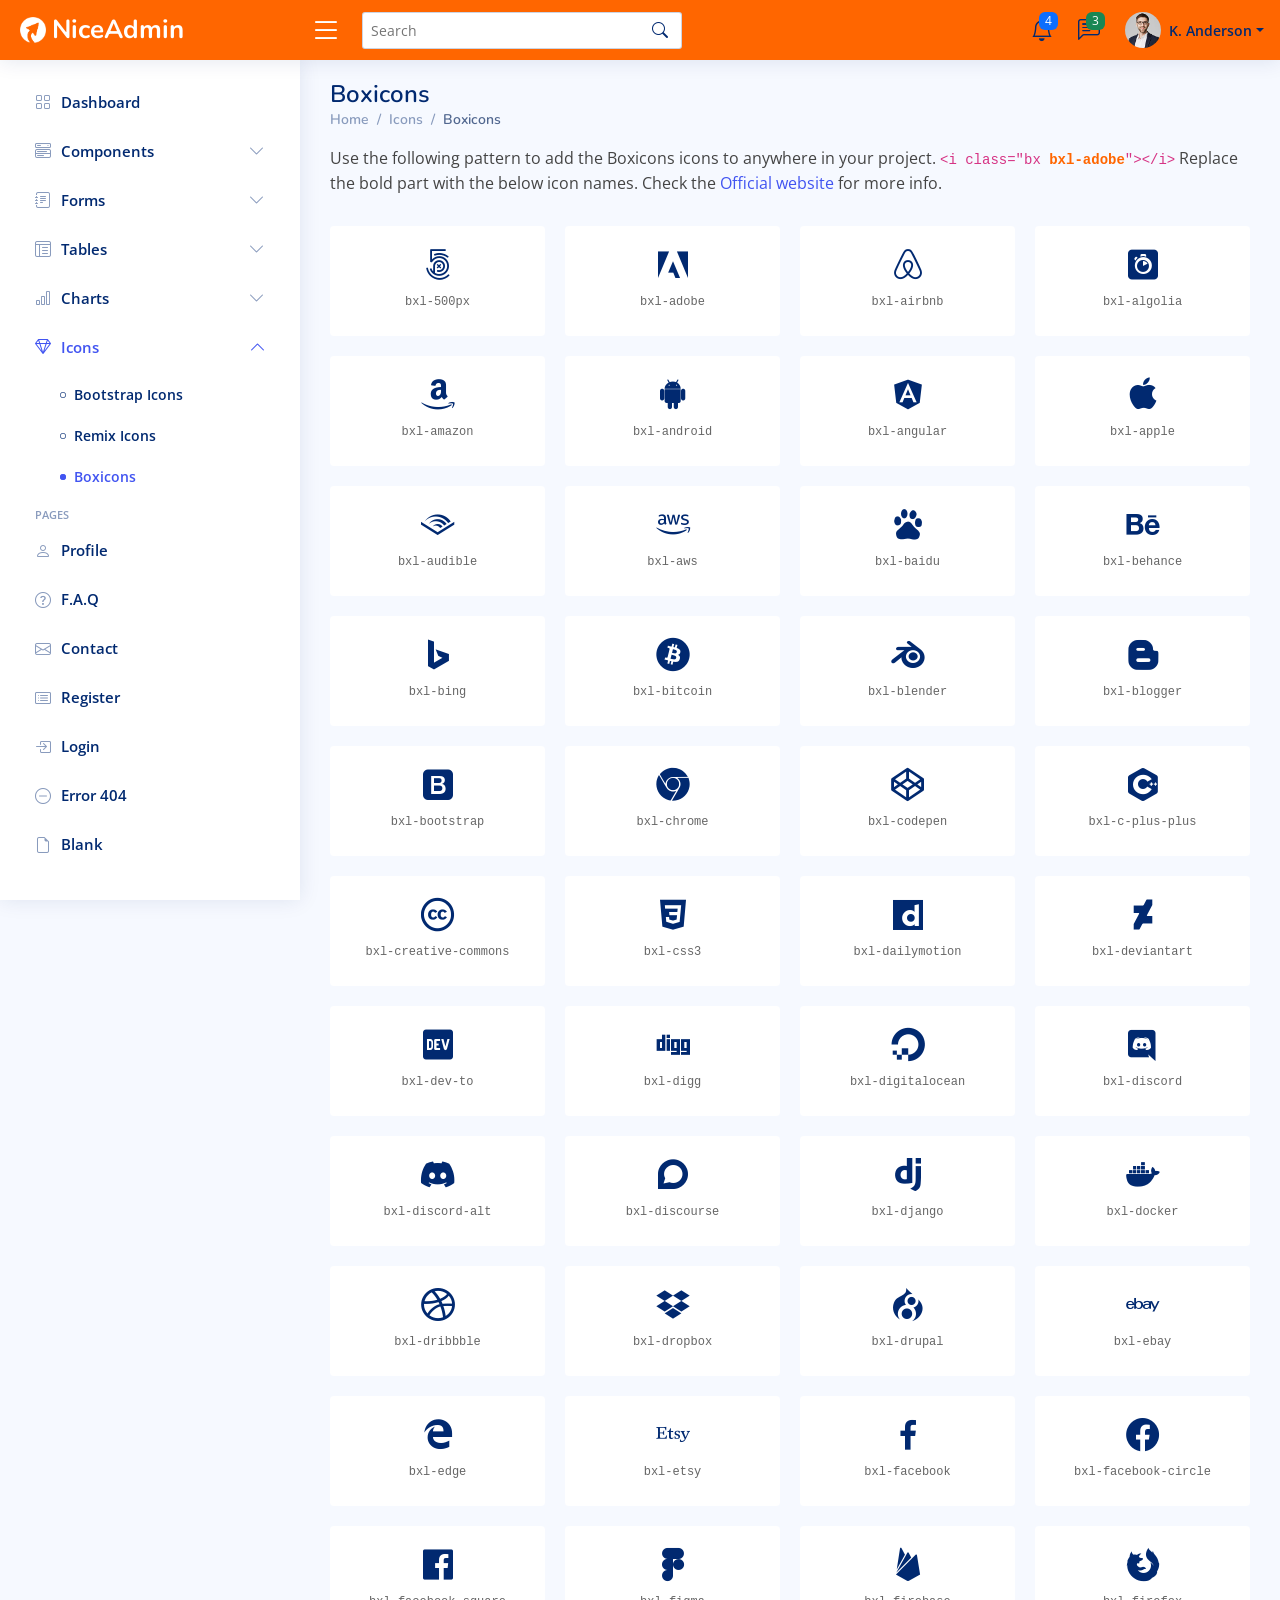
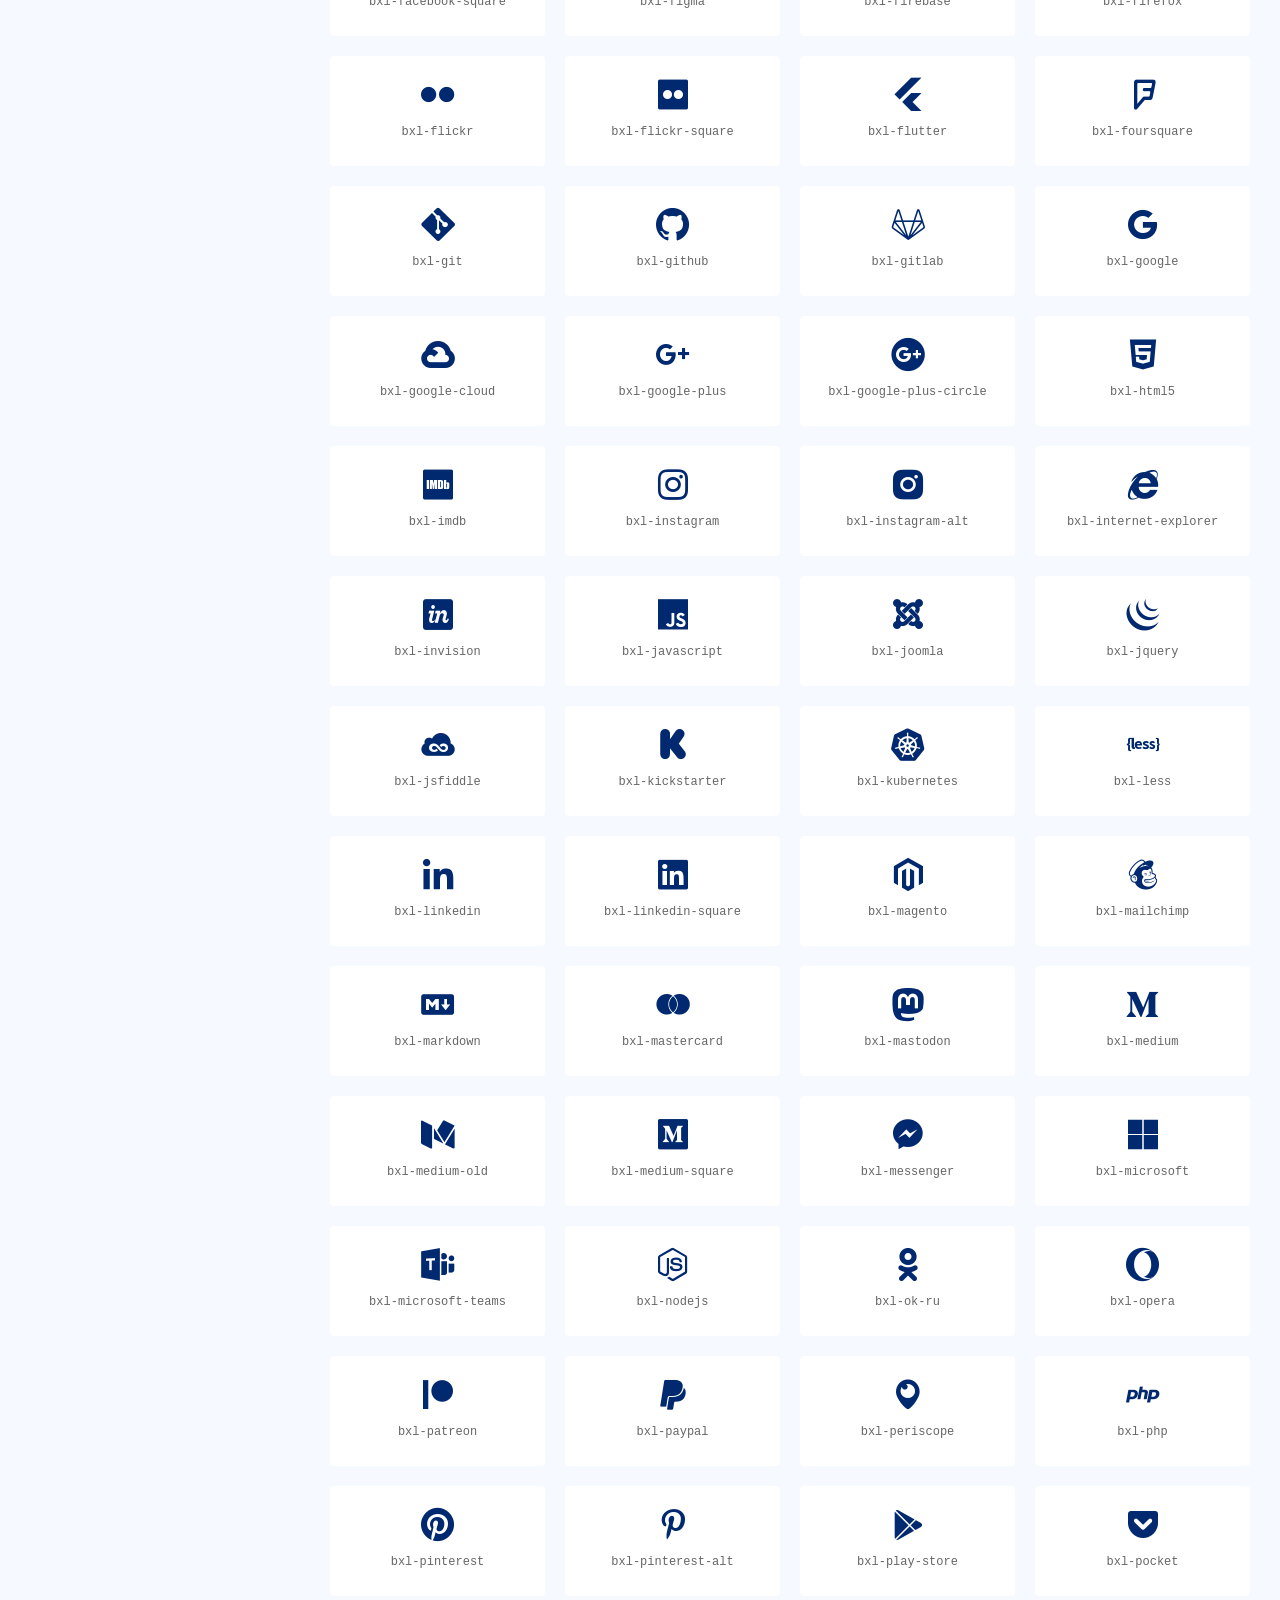
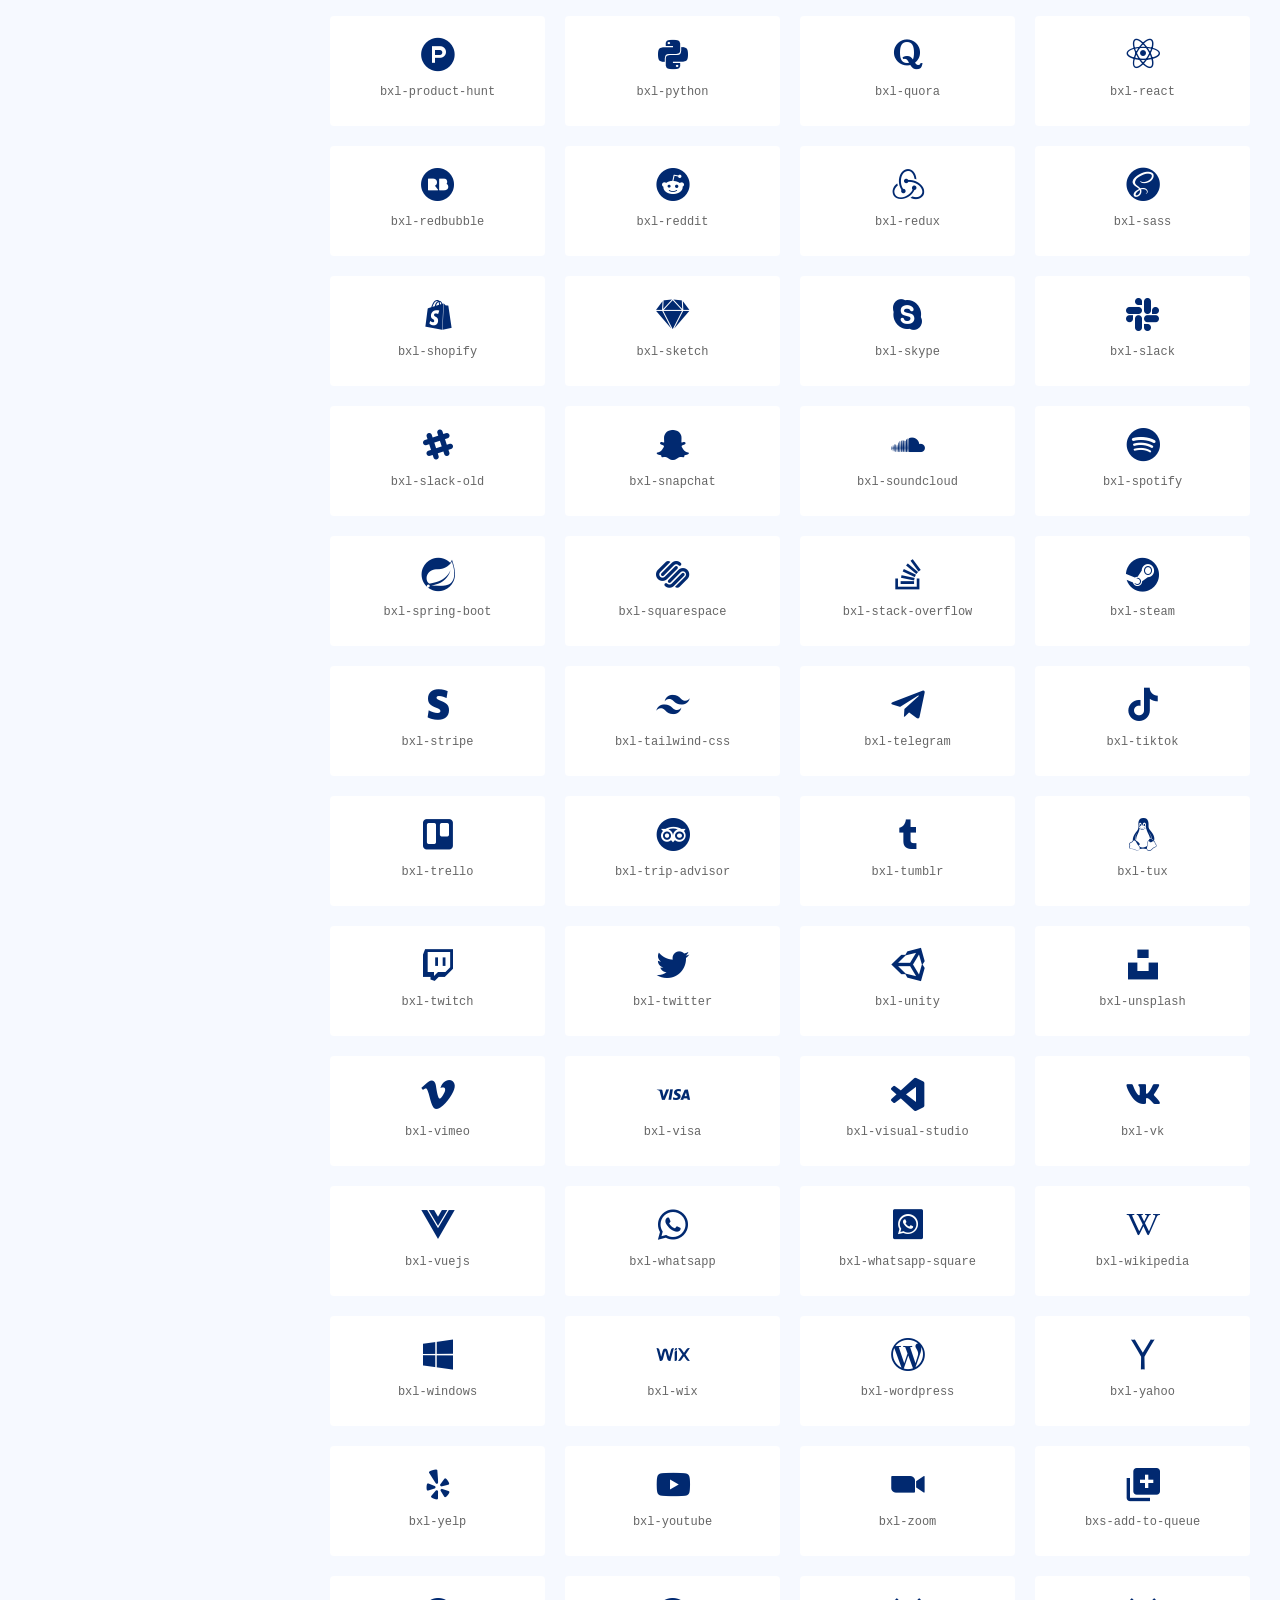
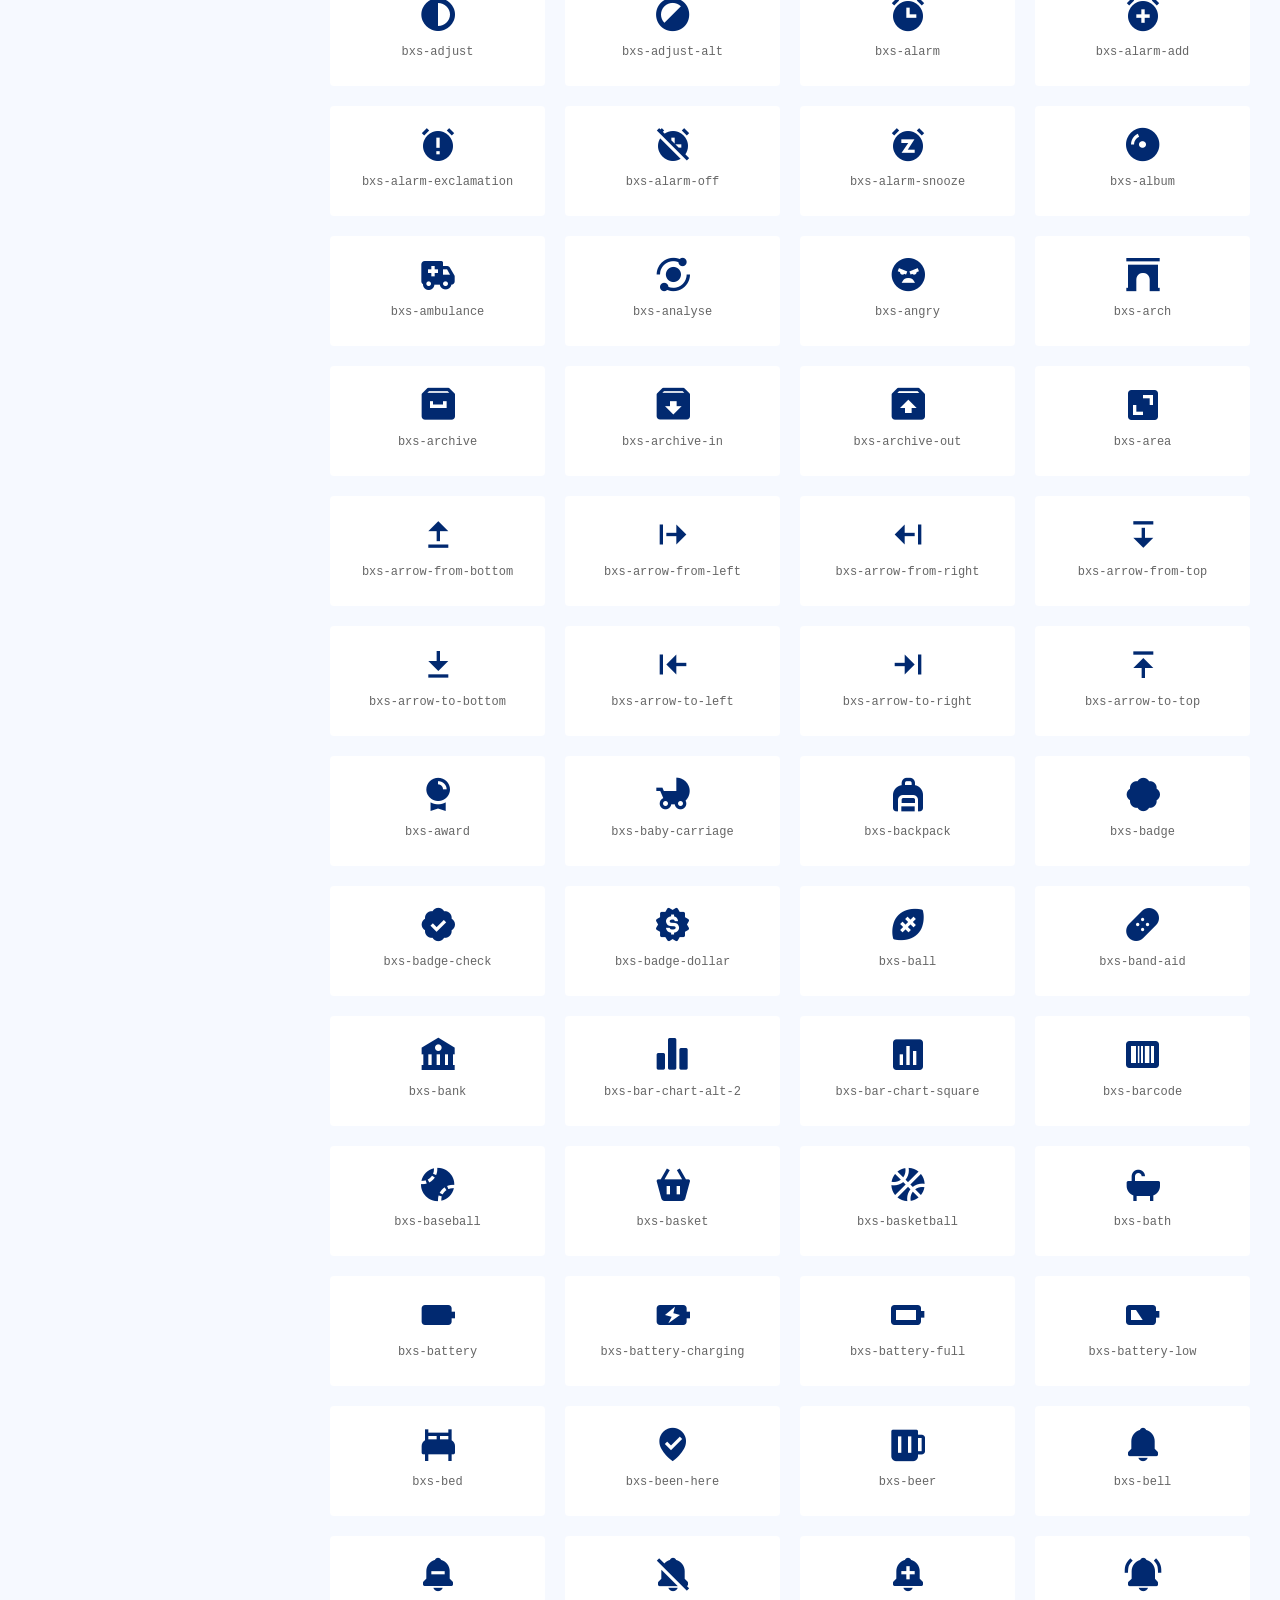
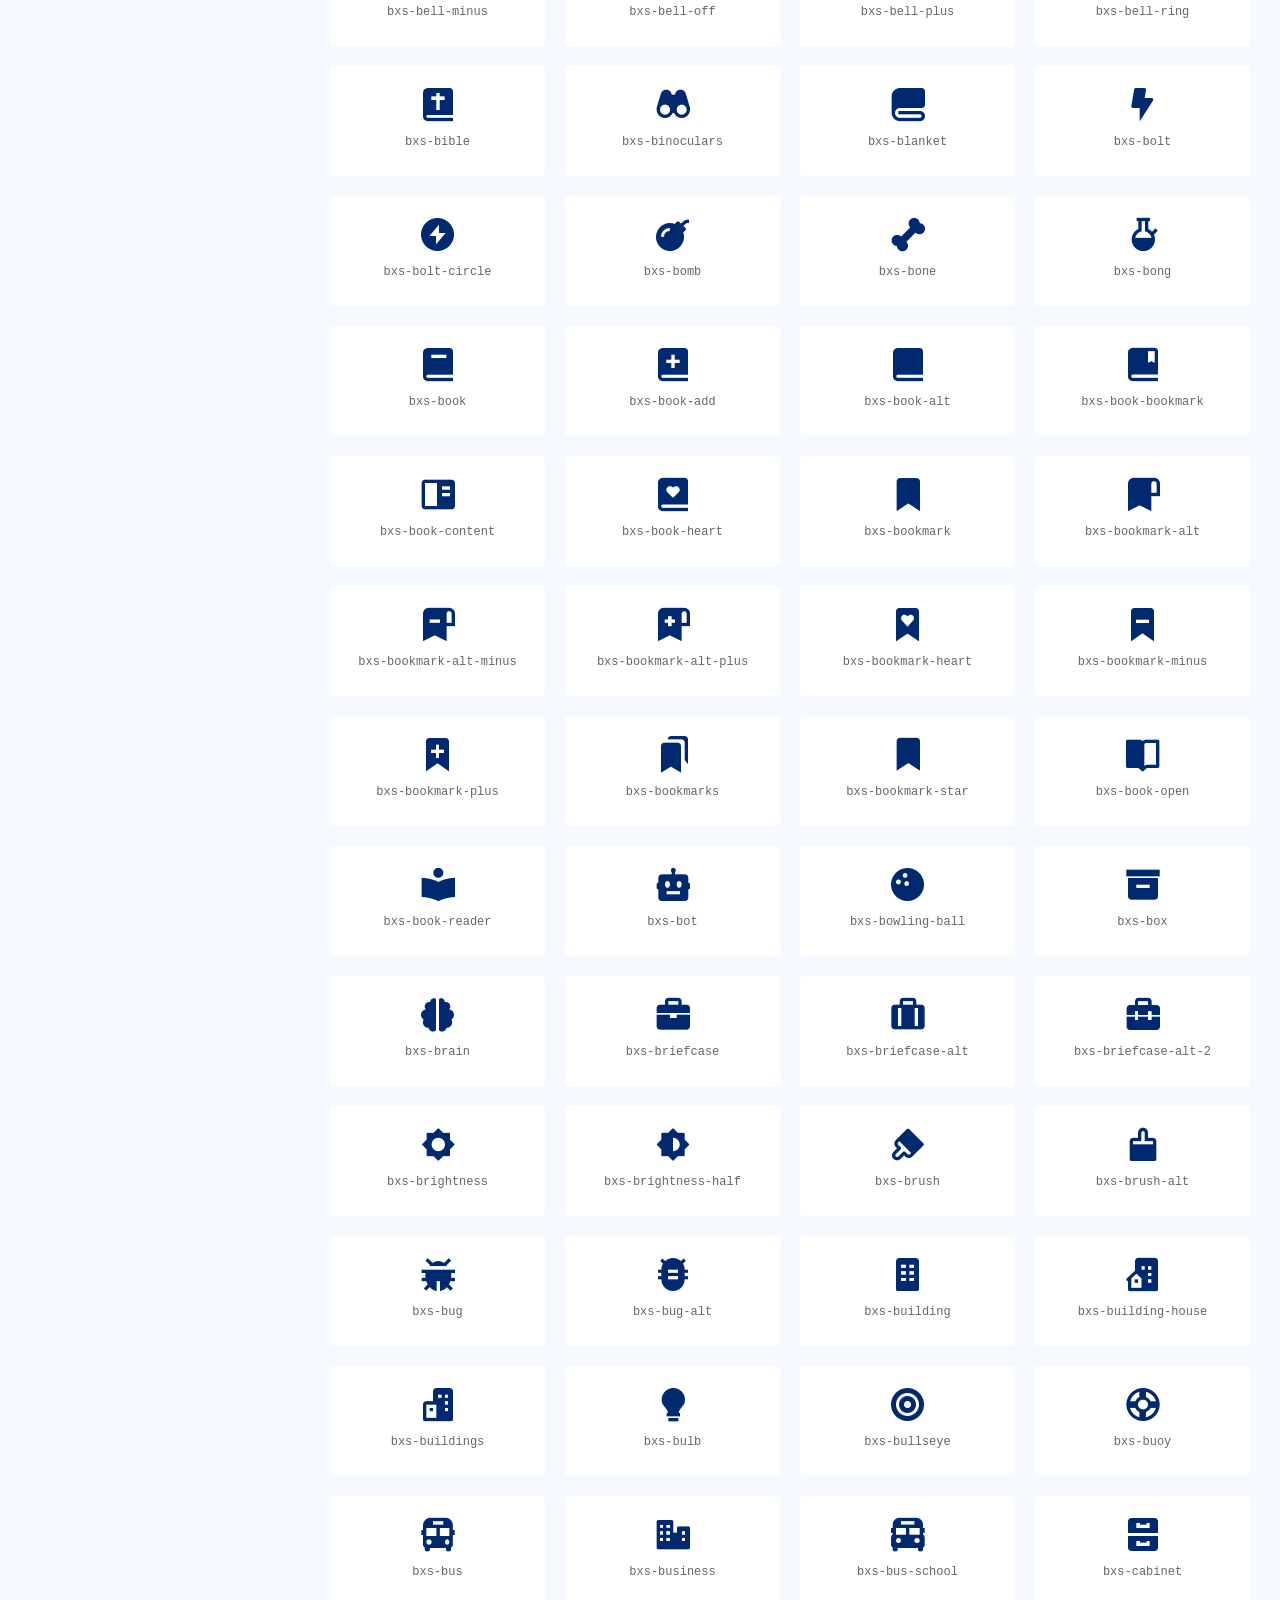
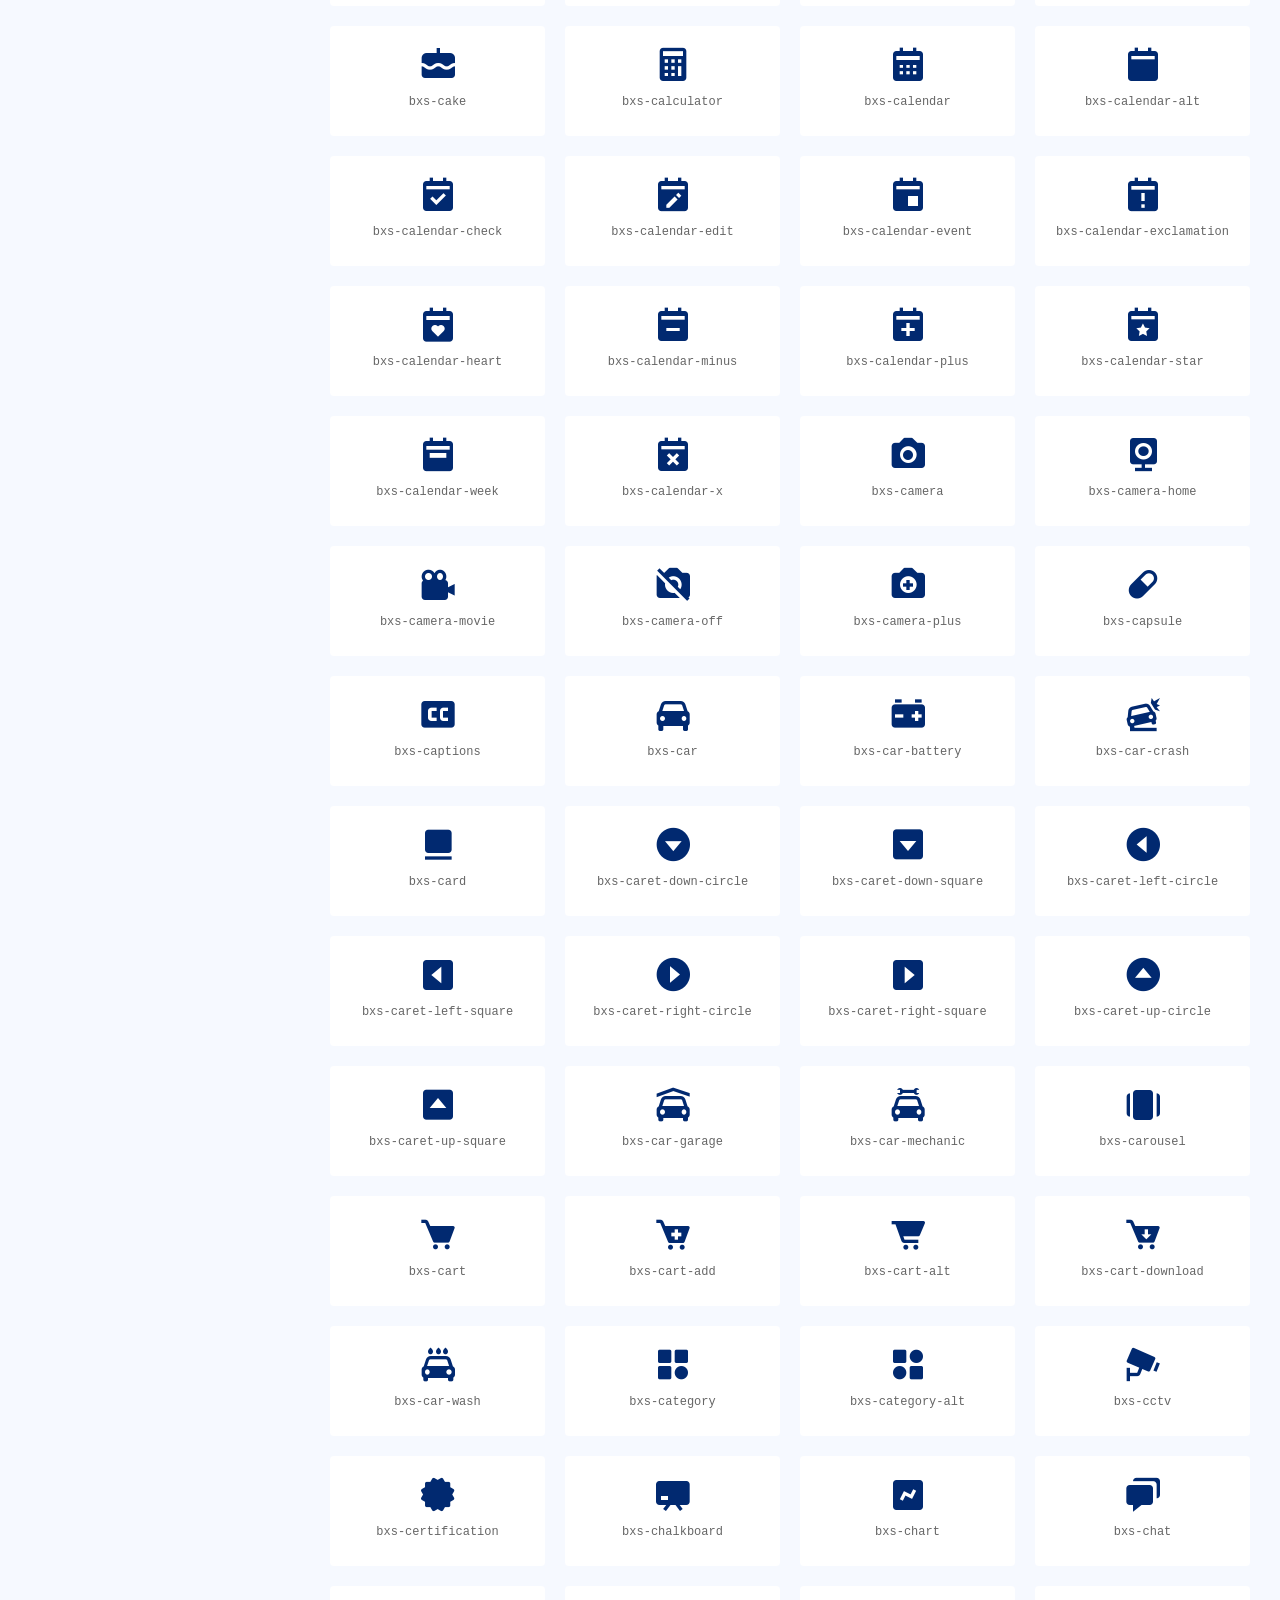
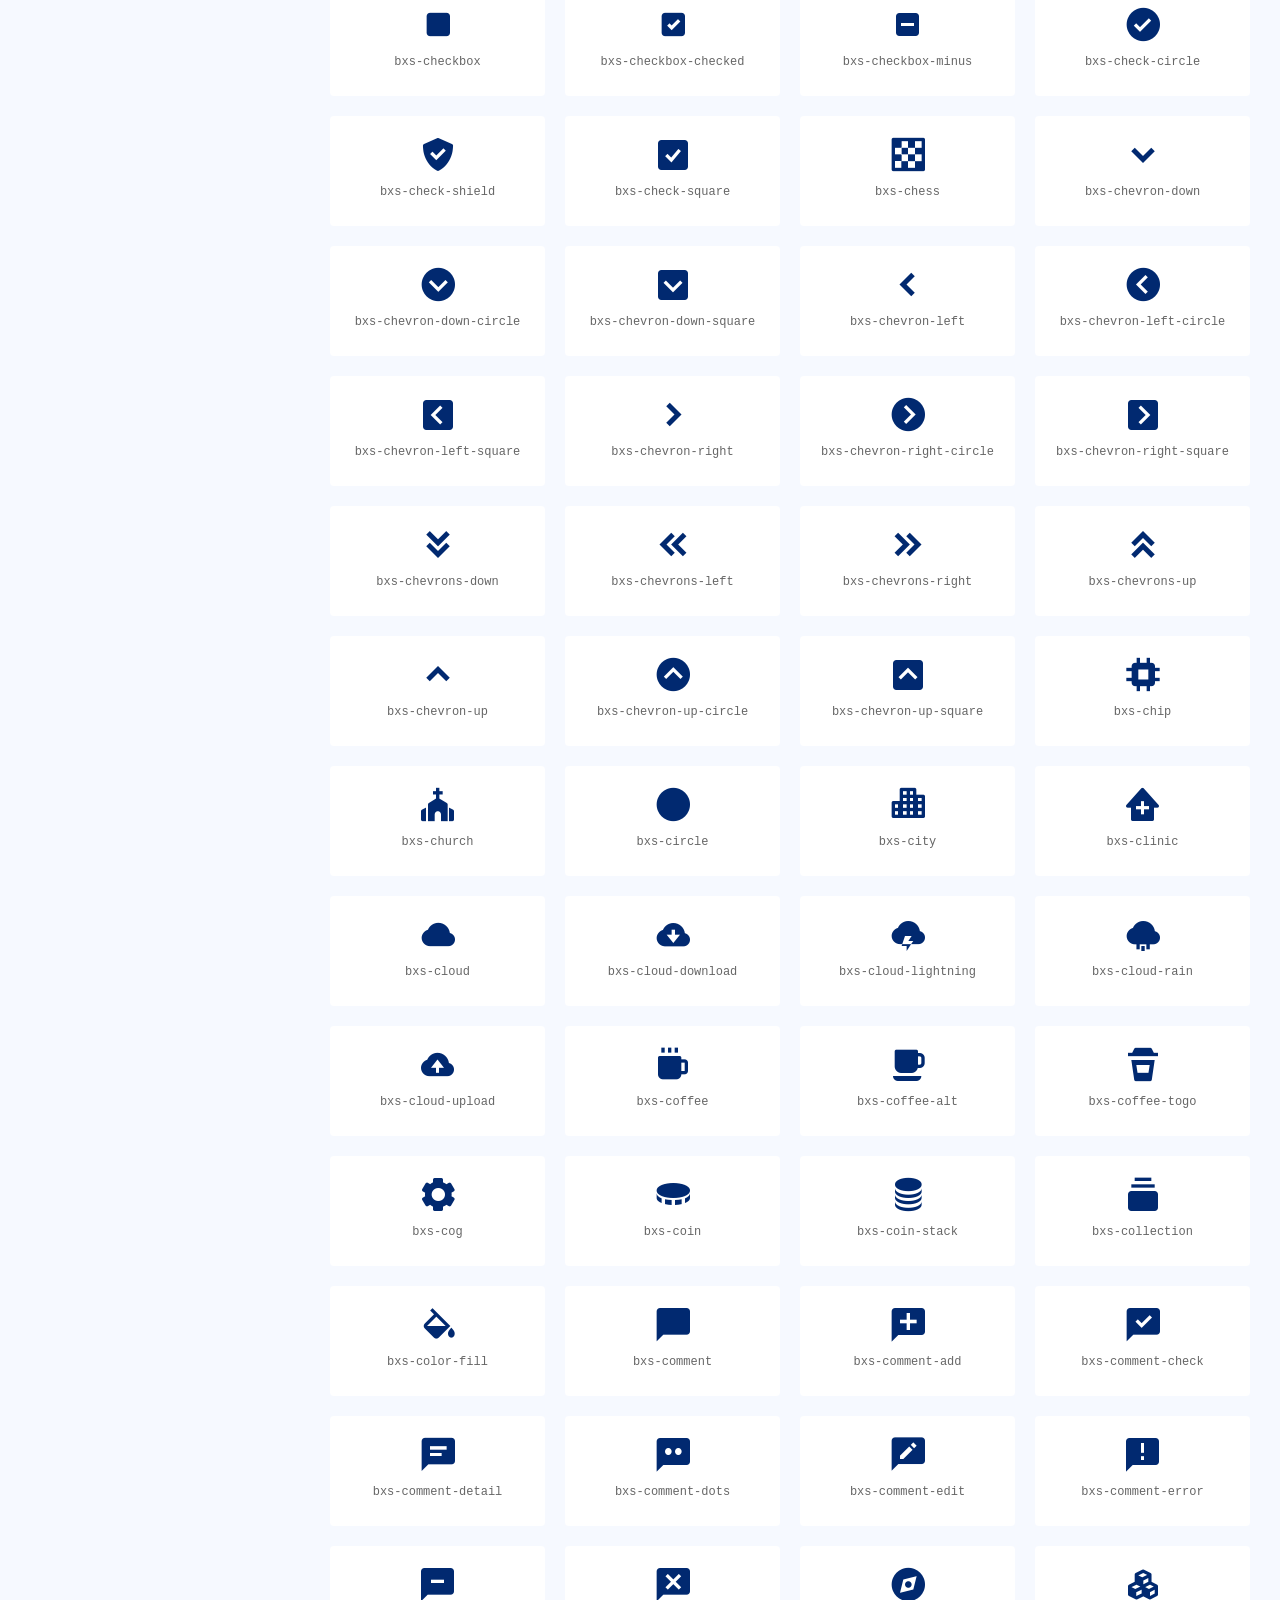
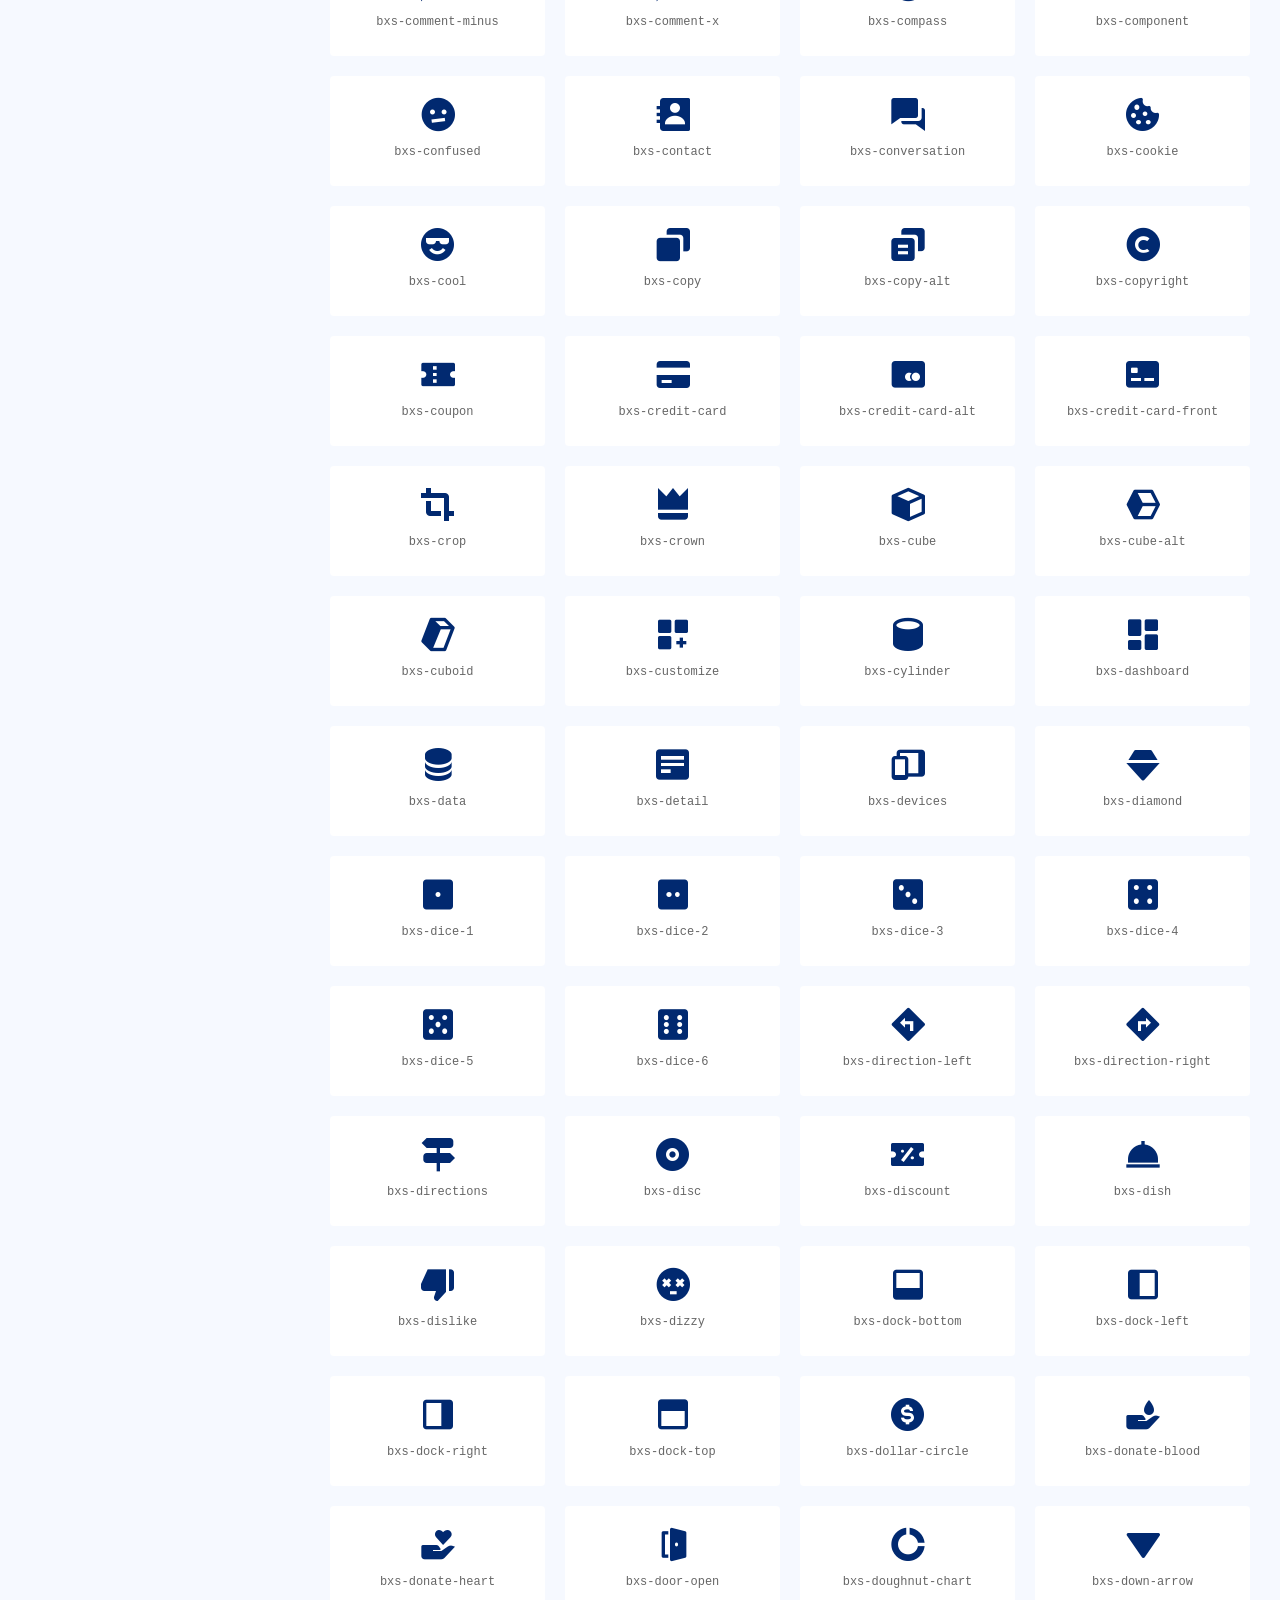
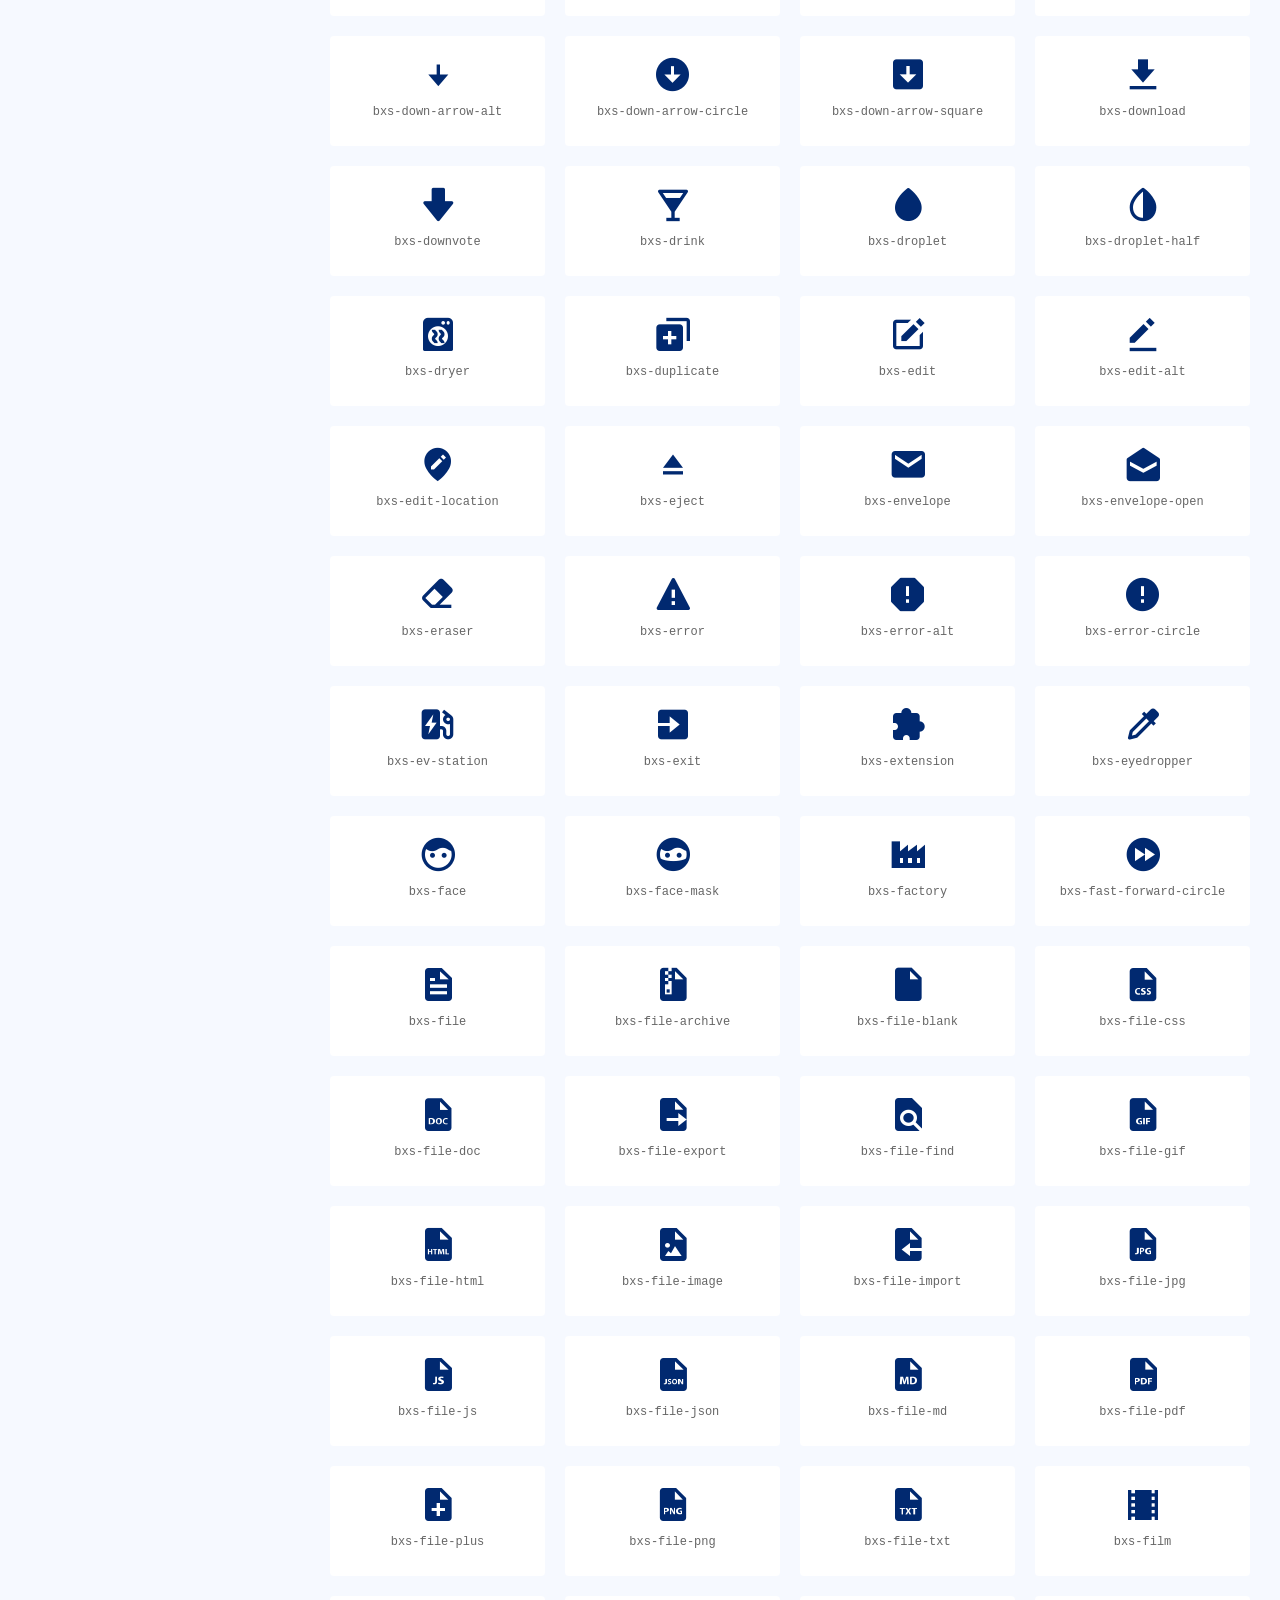
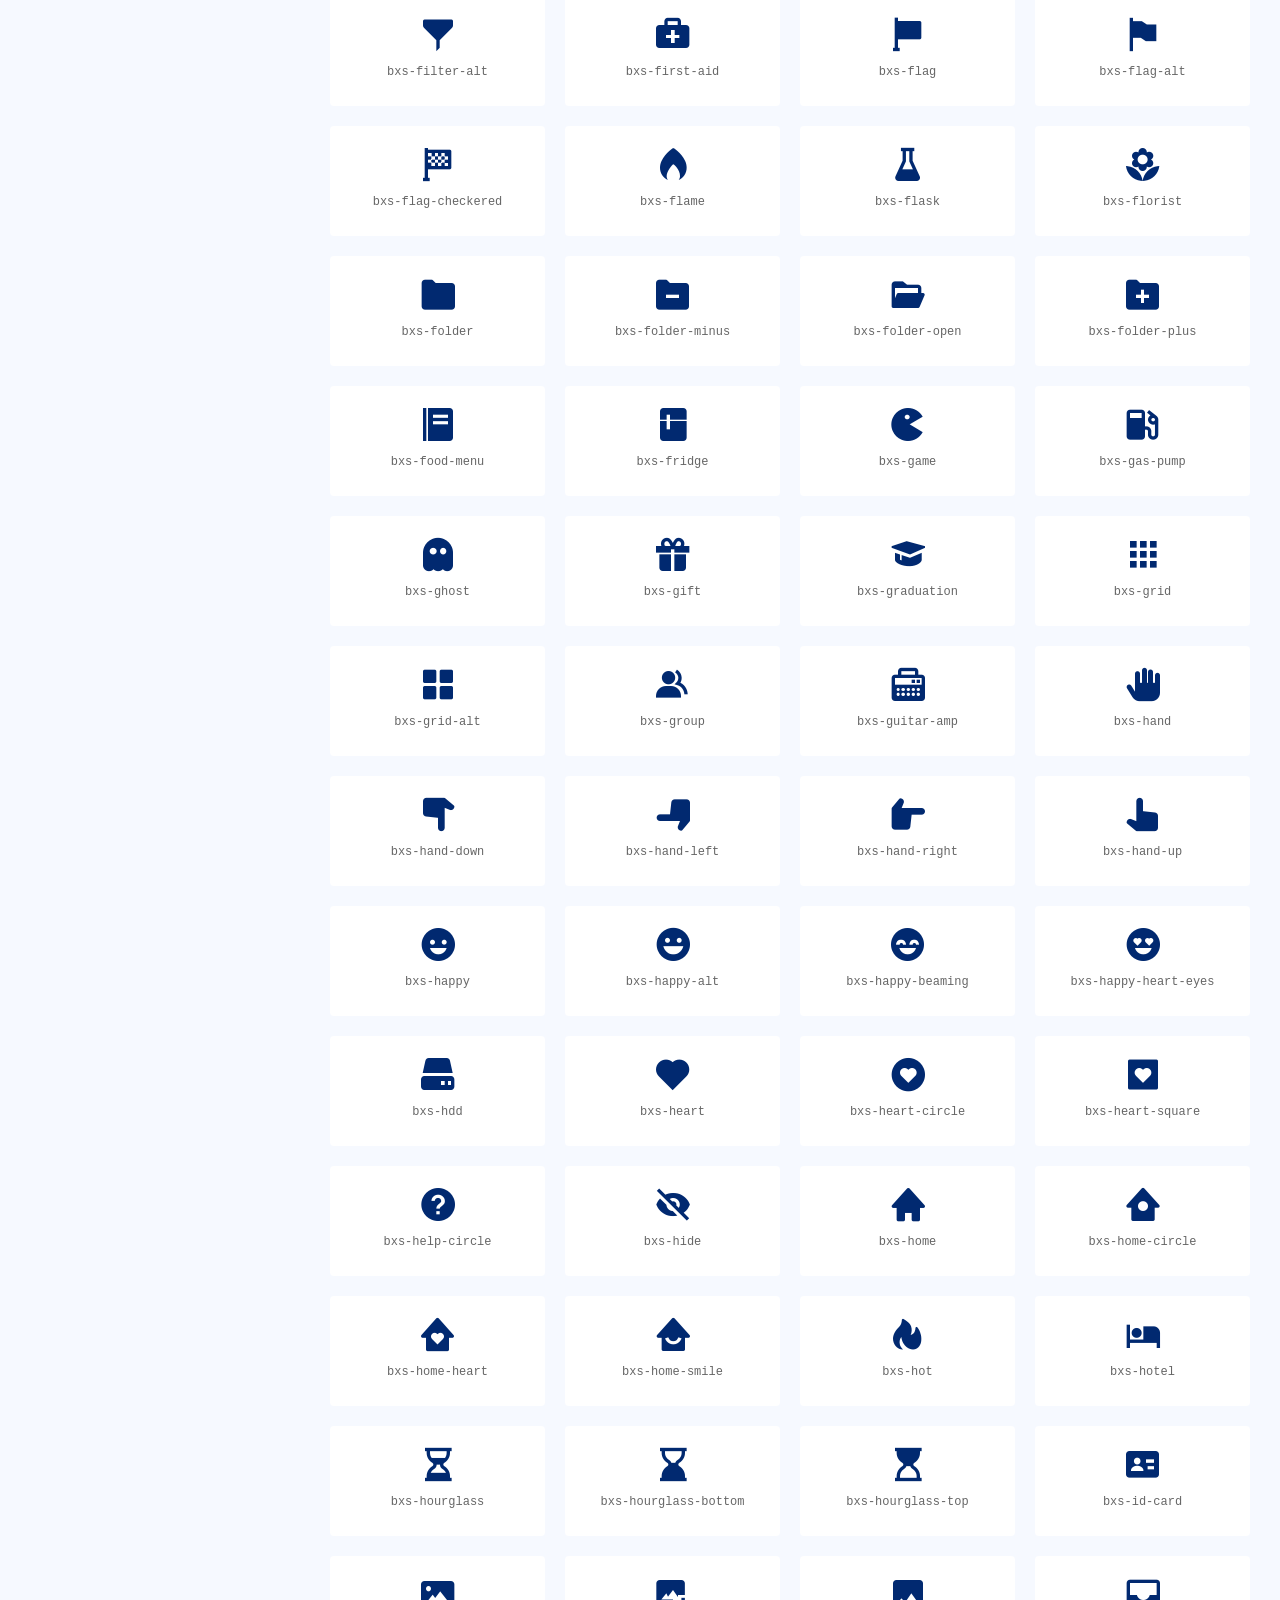
<file: icons-boxicons.html>
<!DOCTYPE html>
<html lang="en">

<head>
  <meta charset="utf-8">
  <meta content="width=device-width, initial-scale=1.0" name="viewport">

  <title>Icons / Boxicons - NiceAdmin Bootstrap Template</title>
  <meta content="" name="description">
  <meta content="" name="keywords">

  <!-- Favicons -->
  <link href="assets/img/favicon.png" rel="icon">
  <link href="assets/img/apple-touch-icon.png" rel="apple-touch-icon">

  <!-- Google Fonts -->
  <link href="https://fonts.gstatic.com" rel="preconnect">
  <link href="https://fonts.googleapis.com/css?family=Open+Sans:300,300i,400,400i,600,600i,700,700i|Nunito:300,300i,400,400i,600,600i,700,700i|Poppins:300,300i,400,400i,500,500i,600,600i,700,700i" rel="stylesheet">

  <!-- Vendor CSS Files -->
  <link href="assets/vendor/bootstrap/css/bootstrap.min.css" rel="stylesheet">
  <link href="assets/vendor/bootstrap-icons/bootstrap-icons.css" rel="stylesheet">
  <link href="assets/vendor/boxicons/css/boxicons.min.css" rel="stylesheet">
  <link href="assets/vendor/quill/quill.snow.css" rel="stylesheet">
  <link href="assets/vendor/quill/quill.bubble.css" rel="stylesheet">
  <link href="assets/vendor/remixicon/remixicon.css" rel="stylesheet">
  <link href="assets/vendor/simple-datatables/style.css" rel="stylesheet">

  <!-- Template Main CSS File -->
  <link href="assets/css/style.css" rel="stylesheet">

  <!-- =======================================================
  * Template Name: NiceAdmin
  * Template URL: https://bootstrapmade.com/nice-admin-bootstrap-admin-html-template/
  * Updated: Apr 20 2024 with Bootstrap v5.3.3
  * Author: BootstrapMade.com
  * License: https://bootstrapmade.com/license/
  ======================================================== -->
</head>

<body>

  <!-- ======= Header ======= -->
  <header id="header" class="header fixed-top d-flex align-items-center">

    <div class="d-flex align-items-center justify-content-between">
      <a href="index.html" class="logo d-flex align-items-center">
        <img src="assets/img/logo.png" alt="">
        <span class="d-none d-lg-block">NiceAdmin</span>
      </a>
      <i class="bi bi-list toggle-sidebar-btn"></i>
    </div><!-- End Logo -->

    <div class="search-bar">
      <form class="search-form d-flex align-items-center" method="POST" action="#">
        <input type="text" name="query" placeholder="Search" title="Enter search keyword">
        <button type="submit" title="Search"><i class="bi bi-search"></i></button>
      </form>
    </div><!-- End Search Bar -->

    <nav class="header-nav ms-auto">
      <ul class="d-flex align-items-center">

        <li class="nav-item d-block d-lg-none">
          <a class="nav-link nav-icon search-bar-toggle " href="#">
            <i class="bi bi-search"></i>
          </a>
        </li><!-- End Search Icon-->

        <li class="nav-item dropdown">

          <a class="nav-link nav-icon" href="#" data-bs-toggle="dropdown">
            <i class="bi bi-bell"></i>
            <span class="badge bg-primary badge-number">4</span>
          </a><!-- End Notification Icon -->

          <ul class="dropdown-menu dropdown-menu-end dropdown-menu-arrow notifications">
            <li class="dropdown-header">
              You have 4 new notifications
              <a href="#"><span class="badge rounded-pill bg-primary p-2 ms-2">View all</span></a>
            </li>
            <li>
              <hr class="dropdown-divider">
            </li>

            <li class="notification-item">
              <i class="bi bi-exclamation-circle text-warning"></i>
              <div>
                <h4>Lorem Ipsum</h4>
                <p>Quae dolorem earum veritatis oditseno</p>
                <p>30 min. ago</p>
              </div>
            </li>

            <li>
              <hr class="dropdown-divider">
            </li>

            <li class="notification-item">
              <i class="bi bi-x-circle text-danger"></i>
              <div>
                <h4>Atque rerum nesciunt</h4>
                <p>Quae dolorem earum veritatis oditseno</p>
                <p>1 hr. ago</p>
              </div>
            </li>

            <li>
              <hr class="dropdown-divider">
            </li>

            <li class="notification-item">
              <i class="bi bi-check-circle text-success"></i>
              <div>
                <h4>Sit rerum fuga</h4>
                <p>Quae dolorem earum veritatis oditseno</p>
                <p>2 hrs. ago</p>
              </div>
            </li>

            <li>
              <hr class="dropdown-divider">
            </li>

            <li class="notification-item">
              <i class="bi bi-info-circle text-primary"></i>
              <div>
                <h4>Dicta reprehenderit</h4>
                <p>Quae dolorem earum veritatis oditseno</p>
                <p>4 hrs. ago</p>
              </div>
            </li>

            <li>
              <hr class="dropdown-divider">
            </li>
            <li class="dropdown-footer">
              <a href="#">Show all notifications</a>
            </li>

          </ul><!-- End Notification Dropdown Items -->

        </li><!-- End Notification Nav -->

        <li class="nav-item dropdown">

          <a class="nav-link nav-icon" href="#" data-bs-toggle="dropdown">
            <i class="bi bi-chat-left-text"></i>
            <span class="badge bg-success badge-number">3</span>
          </a><!-- End Messages Icon -->

          <ul class="dropdown-menu dropdown-menu-end dropdown-menu-arrow messages">
            <li class="dropdown-header">
              You have 3 new messages
              <a href="#"><span class="badge rounded-pill bg-primary p-2 ms-2">View all</span></a>
            </li>
            <li>
              <hr class="dropdown-divider">
            </li>

            <li class="message-item">
              <a href="#">
                <img src="assets/img/messages-1.jpg" alt="" class="rounded-circle">
                <div>
                  <h4>Maria Hudson</h4>
                  <p>Velit asperiores et ducimus soluta repudiandae labore officia est ut...</p>
                  <p>4 hrs. ago</p>
                </div>
              </a>
            </li>
            <li>
              <hr class="dropdown-divider">
            </li>

            <li class="message-item">
              <a href="#">
                <img src="assets/img/messages-2.jpg" alt="" class="rounded-circle">
                <div>
                  <h4>Anna Nelson</h4>
                  <p>Velit asperiores et ducimus soluta repudiandae labore officia est ut...</p>
                  <p>6 hrs. ago</p>
                </div>
              </a>
            </li>
            <li>
              <hr class="dropdown-divider">
            </li>

            <li class="message-item">
              <a href="#">
                <img src="assets/img/messages-3.jpg" alt="" class="rounded-circle">
                <div>
                  <h4>David Muldon</h4>
                  <p>Velit asperiores et ducimus soluta repudiandae labore officia est ut...</p>
                  <p>8 hrs. ago</p>
                </div>
              </a>
            </li>
            <li>
              <hr class="dropdown-divider">
            </li>

            <li class="dropdown-footer">
              <a href="#">Show all messages</a>
            </li>

          </ul><!-- End Messages Dropdown Items -->

        </li><!-- End Messages Nav -->

        <li class="nav-item dropdown pe-3">

          <a class="nav-link nav-profile d-flex align-items-center pe-0" href="#" data-bs-toggle="dropdown">
            <img src="assets/img/profile-img.jpg" alt="Profile" class="rounded-circle">
            <span class="d-none d-md-block dropdown-toggle ps-2">K. Anderson</span>
          </a><!-- End Profile Iamge Icon -->

          <ul class="dropdown-menu dropdown-menu-end dropdown-menu-arrow profile">
            <li class="dropdown-header">
              <h6>Kevin Anderson</h6>
              <span>Web Designer</span>
            </li>
            <li>
              <hr class="dropdown-divider">
            </li>

            <li>
              <a class="dropdown-item d-flex align-items-center" href="users-profile.html">
                <i class="bi bi-person"></i>
                <span>My Profile</span>
              </a>
            </li>
            <li>
              <hr class="dropdown-divider">
            </li>

            <li>
              <a class="dropdown-item d-flex align-items-center" href="users-profile.html">
                <i class="bi bi-gear"></i>
                <span>Account Settings</span>
              </a>
            </li>
            <li>
              <hr class="dropdown-divider">
            </li>

            <li>
              <a class="dropdown-item d-flex align-items-center" href="pages-faq.html">
                <i class="bi bi-question-circle"></i>
                <span>Need Help?</span>
              </a>
            </li>
            <li>
              <hr class="dropdown-divider">
            </li>

            <li>
              <a class="dropdown-item d-flex align-items-center" href="#">
                <i class="bi bi-box-arrow-right"></i>
                <span>Sign Out</span>
              </a>
            </li>

          </ul><!-- End Profile Dropdown Items -->
        </li><!-- End Profile Nav -->

      </ul>
    </nav><!-- End Icons Navigation -->

  </header><!-- End Header -->

  <!-- ======= Sidebar ======= -->
  <aside id="sidebar" class="sidebar">

    <ul class="sidebar-nav" id="sidebar-nav">

      <li class="nav-item">
        <a class="nav-link collapsed" href="index.html">
          <i class="bi bi-grid"></i>
          <span>Dashboard</span>
        </a>
      </li><!-- End Dashboard Nav -->

      <li class="nav-item">
        <a class="nav-link collapsed" data-bs-target="#components-nav" data-bs-toggle="collapse" href="#">
          <i class="bi bi-menu-button-wide"></i><span>Components</span><i class="bi bi-chevron-down ms-auto"></i>
        </a>
        <ul id="components-nav" class="nav-content collapse " data-bs-parent="#sidebar-nav">
          <li>
            <a href="components-alerts.html">
              <i class="bi bi-circle"></i><span>Alerts</span>
            </a>
          </li>
          <li>
            <a href="components-accordion.html">
              <i class="bi bi-circle"></i><span>Accordion</span>
            </a>
          </li>
          <li>
            <a href="components-badges.html">
              <i class="bi bi-circle"></i><span>Badges</span>
            </a>
          </li>
          <li>
            <a href="components-breadcrumbs.html">
              <i class="bi bi-circle"></i><span>Breadcrumbs</span>
            </a>
          </li>
          <li>
            <a href="components-buttons.html">
              <i class="bi bi-circle"></i><span>Buttons</span>
            </a>
          </li>
          <li>
            <a href="components-cards.html">
              <i class="bi bi-circle"></i><span>Cards</span>
            </a>
          </li>
          <li>
            <a href="components-carousel.html">
              <i class="bi bi-circle"></i><span>Carousel</span>
            </a>
          </li>
          <li>
            <a href="components-list-group.html">
              <i class="bi bi-circle"></i><span>List group</span>
            </a>
          </li>
          <li>
            <a href="components-modal.html">
              <i class="bi bi-circle"></i><span>Modal</span>
            </a>
          </li>
          <li>
            <a href="components-tabs.html">
              <i class="bi bi-circle"></i><span>Tabs</span>
            </a>
          </li>
          <li>
            <a href="components-pagination.html">
              <i class="bi bi-circle"></i><span>Pagination</span>
            </a>
          </li>
          <li>
            <a href="components-progress.html">
              <i class="bi bi-circle"></i><span>Progress</span>
            </a>
          </li>
          <li>
            <a href="components-spinners.html">
              <i class="bi bi-circle"></i><span>Spinners</span>
            </a>
          </li>
          <li>
            <a href="components-tooltips.html">
              <i class="bi bi-circle"></i><span>Tooltips</span>
            </a>
          </li>
        </ul>
      </li><!-- End Components Nav -->

      <li class="nav-item">
        <a class="nav-link collapsed" data-bs-target="#forms-nav" data-bs-toggle="collapse" href="#">
          <i class="bi bi-journal-text"></i><span>Forms</span><i class="bi bi-chevron-down ms-auto"></i>
        </a>
        <ul id="forms-nav" class="nav-content collapse " data-bs-parent="#sidebar-nav">
          <li>
            <a href="forms-elements.html">
              <i class="bi bi-circle"></i><span>Form Elements</span>
            </a>
          </li>
          <li>
            <a href="forms-layouts.html">
              <i class="bi bi-circle"></i><span>Form Layouts</span>
            </a>
          </li>
          <li>
            <a href="forms-editors.html">
              <i class="bi bi-circle"></i><span>Form Editors</span>
            </a>
          </li>
          <li>
            <a href="forms-validation.html">
              <i class="bi bi-circle"></i><span>Form Validation</span>
            </a>
          </li>
        </ul>
      </li><!-- End Forms Nav -->

      <li class="nav-item">
        <a class="nav-link collapsed" data-bs-target="#tables-nav" data-bs-toggle="collapse" href="#">
          <i class="bi bi-layout-text-window-reverse"></i><span>Tables</span><i class="bi bi-chevron-down ms-auto"></i>
        </a>
        <ul id="tables-nav" class="nav-content collapse " data-bs-parent="#sidebar-nav">
          <li>
            <a href="tables-general.html">
              <i class="bi bi-circle"></i><span>General Tables</span>
            </a>
          </li>
          <li>
            <a href="tables-data.html">
              <i class="bi bi-circle"></i><span>Data Tables</span>
            </a>
          </li>
        </ul>
      </li><!-- End Tables Nav -->

      <li class="nav-item">
        <a class="nav-link collapsed" data-bs-target="#charts-nav" data-bs-toggle="collapse" href="#">
          <i class="bi bi-bar-chart"></i><span>Charts</span><i class="bi bi-chevron-down ms-auto"></i>
        </a>
        <ul id="charts-nav" class="nav-content collapse " data-bs-parent="#sidebar-nav">
          <li>
            <a href="charts-chartjs.html">
              <i class="bi bi-circle"></i><span>Chart.js</span>
            </a>
          </li>
          <li>
            <a href="charts-apexcharts.html">
              <i class="bi bi-circle"></i><span>ApexCharts</span>
            </a>
          </li>
          <li>
            <a href="charts-echarts.html">
              <i class="bi bi-circle"></i><span>ECharts</span>
            </a>
          </li>
        </ul>
      </li><!-- End Charts Nav -->

      <li class="nav-item">
        <a class="nav-link " data-bs-target="#icons-nav" data-bs-toggle="collapse" href="#">
          <i class="bi bi-gem"></i><span>Icons</span><i class="bi bi-chevron-down ms-auto"></i>
        </a>
        <ul id="icons-nav" class="nav-content collapse show" data-bs-parent="#sidebar-nav">
          <li>
            <a href="icons-bootstrap.html">
              <i class="bi bi-circle"></i><span>Bootstrap Icons</span>
            </a>
          </li>
          <li>
            <a href="icons-remix.html">
              <i class="bi bi-circle"></i><span>Remix Icons</span>
            </a>
          </li>
          <li>
            <a href="icons-boxicons.html" class="active">
              <i class="bi bi-circle"></i><span>Boxicons</span>
            </a>
          </li>
        </ul>
      </li><!-- End Icons Nav -->

      <li class="nav-heading">Pages</li>

      <li class="nav-item">
        <a class="nav-link collapsed" href="users-profile.html">
          <i class="bi bi-person"></i>
          <span>Profile</span>
        </a>
      </li><!-- End Profile Page Nav -->

      <li class="nav-item">
        <a class="nav-link collapsed" href="pages-faq.html">
          <i class="bi bi-question-circle"></i>
          <span>F.A.Q</span>
        </a>
      </li><!-- End F.A.Q Page Nav -->

      <li class="nav-item">
        <a class="nav-link collapsed" href="pages-contact.html">
          <i class="bi bi-envelope"></i>
          <span>Contact</span>
        </a>
      </li><!-- End Contact Page Nav -->

      <li class="nav-item">
        <a class="nav-link collapsed" href="pages-register.html">
          <i class="bi bi-card-list"></i>
          <span>Register</span>
        </a>
      </li><!-- End Register Page Nav -->

      <li class="nav-item">
        <a class="nav-link collapsed" href="pages-login.html">
          <i class="bi bi-box-arrow-in-right"></i>
          <span>Login</span>
        </a>
      </li><!-- End Login Page Nav -->

      <li class="nav-item">
        <a class="nav-link collapsed" href="pages-error-404.html">
          <i class="bi bi-dash-circle"></i>
          <span>Error 404</span>
        </a>
      </li><!-- End Error 404 Page Nav -->

      <li class="nav-item">
        <a class="nav-link collapsed" href="pages-blank.html">
          <i class="bi bi-file-earmark"></i>
          <span>Blank</span>
        </a>
      </li><!-- End Blank Page Nav -->

    </ul>

  </aside><!-- End Sidebar-->

  <main id="main" class="main">

    <div class="pagetitle">
      <h1>Boxicons</h1>
      <nav>
        <ol class="breadcrumb">
          <li class="breadcrumb-item"><a href="index.html">Home</a></li>
          <li class="breadcrumb-item">Icons</li>
          <li class="breadcrumb-item active">Boxicons</li>
        </ol>
      </nav>
    </div><!-- End Page Title -->

    <section class="section">
      <p>
        Use the following pattern to add the Boxicons icons to anywhere in your project. <code>&lt;i class=&quot;bx <strong>bxl-adobe</strong>&quot;&gt;&lt;/i&gt;</code> Replace the bold part with the below icon names.
        Check the <a href="https://boxicons.com/" target="_blank">Official website</a> for more info.
      </p>

      <div class="iconslist">

        <div class="icon">
          <i class="bx bxl-500px"></i>
          <div class="label">bxl-500px</div>
        </div>
        <div class="icon">
          <i class="bx bxl-adobe"></i>
          <div class="label">bxl-adobe</div>
        </div>
        <div class="icon">
          <i class="bx bxl-airbnb"></i>
          <div class="label">bxl-airbnb</div>
        </div>
        <div class="icon">
          <i class="bx bxl-algolia"></i>
          <div class="label">bxl-algolia</div>
        </div>
        <div class="icon">
          <i class="bx bxl-amazon"></i>
          <div class="label">bxl-amazon</div>
        </div>
        <div class="icon">
          <i class="bx bxl-android"></i>
          <div class="label">bxl-android</div>
        </div>
        <div class="icon">
          <i class="bx bxl-angular"></i>
          <div class="label">bxl-angular</div>
        </div>
        <div class="icon">
          <i class="bx bxl-apple"></i>
          <div class="label">bxl-apple</div>
        </div>
        <div class="icon">
          <i class="bx bxl-audible"></i>
          <div class="label">bxl-audible</div>
        </div>
        <div class="icon">
          <i class="bx bxl-aws"></i>
          <div class="label">bxl-aws</div>
        </div>
        <div class="icon">
          <i class="bx bxl-baidu"></i>
          <div class="label">bxl-baidu</div>
        </div>
        <div class="icon">
          <i class="bx bxl-behance"></i>
          <div class="label">bxl-behance</div>
        </div>
        <div class="icon">
          <i class="bx bxl-bing"></i>
          <div class="label">bxl-bing</div>
        </div>
        <div class="icon">
          <i class="bx bxl-bitcoin"></i>
          <div class="label">bxl-bitcoin</div>
        </div>
        <div class="icon">
          <i class="bx bxl-blender"></i>
          <div class="label">bxl-blender</div>
        </div>
        <div class="icon">
          <i class="bx bxl-blogger"></i>
          <div class="label">bxl-blogger</div>
        </div>
        <div class="icon">
          <i class="bx bxl-bootstrap"></i>
          <div class="label">bxl-bootstrap</div>
        </div>
        <div class="icon">
          <i class="bx bxl-chrome"></i>
          <div class="label">bxl-chrome</div>
        </div>
        <div class="icon">
          <i class="bx bxl-codepen"></i>
          <div class="label">bxl-codepen</div>
        </div>
        <div class="icon">
          <i class="bx bxl-c-plus-plus"></i>
          <div class="label">bxl-c-plus-plus</div>
        </div>
        <div class="icon">
          <i class="bx bxl-creative-commons"></i>
          <div class="label">bxl-creative-commons</div>
        </div>
        <div class="icon">
          <i class="bx bxl-css3"></i>
          <div class="label">bxl-css3</div>
        </div>
        <div class="icon">
          <i class="bx bxl-dailymotion"></i>
          <div class="label">bxl-dailymotion</div>
        </div>
        <div class="icon">
          <i class="bx bxl-deviantart"></i>
          <div class="label">bxl-deviantart</div>
        </div>
        <div class="icon">
          <i class="bx bxl-dev-to"></i>
          <div class="label">bxl-dev-to</div>
        </div>
        <div class="icon">
          <i class="bx bxl-digg"></i>
          <div class="label">bxl-digg</div>
        </div>
        <div class="icon">
          <i class="bx bxl-digitalocean"></i>
          <div class="label">bxl-digitalocean</div>
        </div>
        <div class="icon">
          <i class="bx bxl-discord"></i>
          <div class="label">bxl-discord</div>
        </div>
        <div class="icon">
          <i class="bx bxl-discord-alt"></i>
          <div class="label">bxl-discord-alt</div>
        </div>
        <div class="icon">
          <i class="bx bxl-discourse"></i>
          <div class="label">bxl-discourse</div>
        </div>
        <div class="icon">
          <i class="bx bxl-django"></i>
          <div class="label">bxl-django</div>
        </div>
        <div class="icon">
          <i class="bx bxl-docker"></i>
          <div class="label">bxl-docker</div>
        </div>
        <div class="icon">
          <i class="bx bxl-dribbble"></i>
          <div class="label">bxl-dribbble</div>
        </div>
        <div class="icon">
          <i class="bx bxl-dropbox"></i>
          <div class="label">bxl-dropbox</div>
        </div>
        <div class="icon">
          <i class="bx bxl-drupal"></i>
          <div class="label">bxl-drupal</div>
        </div>
        <div class="icon">
          <i class="bx bxl-ebay"></i>
          <div class="label">bxl-ebay</div>
        </div>
        <div class="icon">
          <i class="bx bxl-edge"></i>
          <div class="label">bxl-edge</div>
        </div>
        <div class="icon">
          <i class="bx bxl-etsy"></i>
          <div class="label">bxl-etsy</div>
        </div>
        <div class="icon">
          <i class="bx bxl-facebook"></i>
          <div class="label">bxl-facebook</div>
        </div>
        <div class="icon">
          <i class="bx bxl-facebook-circle"></i>
          <div class="label">bxl-facebook-circle</div>
        </div>
        <div class="icon">
          <i class="bx bxl-facebook-square"></i>
          <div class="label">bxl-facebook-square</div>
        </div>
        <div class="icon">
          <i class="bx bxl-figma"></i>
          <div class="label">bxl-figma</div>
        </div>
        <div class="icon">
          <i class="bx bxl-firebase"></i>
          <div class="label">bxl-firebase</div>
        </div>
        <div class="icon">
          <i class="bx bxl-firefox"></i>
          <div class="label">bxl-firefox</div>
        </div>
        <div class="icon">
          <i class="bx bxl-flickr"></i>
          <div class="label">bxl-flickr</div>
        </div>
        <div class="icon">
          <i class="bx bxl-flickr-square"></i>
          <div class="label">bxl-flickr-square</div>
        </div>
        <div class="icon">
          <i class="bx bxl-flutter"></i>
          <div class="label">bxl-flutter</div>
        </div>
        <div class="icon">
          <i class="bx bxl-foursquare"></i>
          <div class="label">bxl-foursquare</div>
        </div>
        <div class="icon">
          <i class="bx bxl-git"></i>
          <div class="label">bxl-git</div>
        </div>
        <div class="icon">
          <i class="bx bxl-github"></i>
          <div class="label">bxl-github</div>
        </div>
        <div class="icon">
          <i class="bx bxl-gitlab"></i>
          <div class="label">bxl-gitlab</div>
        </div>
        <div class="icon">
          <i class="bx bxl-google"></i>
          <div class="label">bxl-google</div>
        </div>
        <div class="icon">
          <i class="bx bxl-google-cloud"></i>
          <div class="label">bxl-google-cloud</div>
        </div>
        <div class="icon">
          <i class="bx bxl-google-plus"></i>
          <div class="label">bxl-google-plus</div>
        </div>
        <div class="icon">
          <i class="bx bxl-google-plus-circle"></i>
          <div class="label">bxl-google-plus-circle</div>
        </div>
        <div class="icon">
          <i class="bx bxl-html5"></i>
          <div class="label">bxl-html5</div>
        </div>
        <div class="icon">
          <i class="bx bxl-imdb"></i>
          <div class="label">bxl-imdb</div>
        </div>
        <div class="icon">
          <i class="bx bxl-instagram"></i>
          <div class="label">bxl-instagram</div>
        </div>
        <div class="icon">
          <i class="bx bxl-instagram-alt"></i>
          <div class="label">bxl-instagram-alt</div>
        </div>
        <div class="icon">
          <i class="bx bxl-internet-explorer"></i>
          <div class="label">bxl-internet-explorer</div>
        </div>
        <div class="icon">
          <i class="bx bxl-invision"></i>
          <div class="label">bxl-invision</div>
        </div>
        <div class="icon">
          <i class="bx bxl-javascript"></i>
          <div class="label">bxl-javascript</div>
        </div>
        <div class="icon">
          <i class="bx bxl-joomla"></i>
          <div class="label">bxl-joomla</div>
        </div>
        <div class="icon">
          <i class="bx bxl-jquery"></i>
          <div class="label">bxl-jquery</div>
        </div>
        <div class="icon">
          <i class="bx bxl-jsfiddle"></i>
          <div class="label">bxl-jsfiddle</div>
        </div>
        <div class="icon">
          <i class="bx bxl-kickstarter"></i>
          <div class="label">bxl-kickstarter</div>
        </div>
        <div class="icon">
          <i class="bx bxl-kubernetes"></i>
          <div class="label">bxl-kubernetes</div>
        </div>
        <div class="icon">
          <i class="bx bxl-less"></i>
          <div class="label">bxl-less</div>
        </div>
        <div class="icon">
          <i class="bx bxl-linkedin"></i>
          <div class="label">bxl-linkedin</div>
        </div>
        <div class="icon">
          <i class="bx bxl-linkedin-square"></i>
          <div class="label">bxl-linkedin-square</div>
        </div>
        <div class="icon">
          <i class="bx bxl-magento"></i>
          <div class="label">bxl-magento</div>
        </div>
        <div class="icon">
          <i class="bx bxl-mailchimp"></i>
          <div class="label">bxl-mailchimp</div>
        </div>
        <div class="icon">
          <i class="bx bxl-markdown"></i>
          <div class="label">bxl-markdown</div>
        </div>
        <div class="icon">
          <i class="bx bxl-mastercard"></i>
          <div class="label">bxl-mastercard</div>
        </div>
        <div class="icon">
          <i class="bx bxl-mastodon"></i>
          <div class="label">bxl-mastodon</div>
        </div>
        <div class="icon">
          <i class="bx bxl-medium"></i>
          <div class="label">bxl-medium</div>
        </div>
        <div class="icon">
          <i class="bx bxl-medium-old"></i>
          <div class="label">bxl-medium-old</div>
        </div>
        <div class="icon">
          <i class="bx bxl-medium-square"></i>
          <div class="label">bxl-medium-square</div>
        </div>
        <div class="icon">
          <i class="bx bxl-messenger"></i>
          <div class="label">bxl-messenger</div>
        </div>
        <div class="icon">
          <i class="bx bxl-microsoft"></i>
          <div class="label">bxl-microsoft</div>
        </div>
        <div class="icon">
          <i class="bx bxl-microsoft-teams"></i>
          <div class="label">bxl-microsoft-teams</div>
        </div>
        <div class="icon">
          <i class="bx bxl-nodejs"></i>
          <div class="label">bxl-nodejs</div>
        </div>
        <div class="icon">
          <i class="bx bxl-ok-ru"></i>
          <div class="label">bxl-ok-ru</div>
        </div>
        <div class="icon">
          <i class="bx bxl-opera"></i>
          <div class="label">bxl-opera</div>
        </div>
        <div class="icon">
          <i class="bx bxl-patreon"></i>
          <div class="label">bxl-patreon</div>
        </div>
        <div class="icon">
          <i class="bx bxl-paypal"></i>
          <div class="label">bxl-paypal</div>
        </div>
        <div class="icon">
          <i class="bx bxl-periscope"></i>
          <div class="label">bxl-periscope</div>
        </div>
        <div class="icon">
          <i class="bx bxl-php"></i>
          <div class="label">bxl-php</div>
        </div>
        <div class="icon">
          <i class="bx bxl-pinterest"></i>
          <div class="label">bxl-pinterest</div>
        </div>
        <div class="icon">
          <i class="bx bxl-pinterest-alt"></i>
          <div class="label">bxl-pinterest-alt</div>
        </div>
        <div class="icon">
          <i class="bx bxl-play-store"></i>
          <div class="label">bxl-play-store</div>
        </div>
        <div class="icon">
          <i class="bx bxl-pocket"></i>
          <div class="label">bxl-pocket</div>
        </div>
        <div class="icon">
          <i class="bx bxl-product-hunt"></i>
          <div class="label">bxl-product-hunt</div>
        </div>
        <div class="icon">
          <i class="bx bxl-python"></i>
          <div class="label">bxl-python</div>
        </div>
        <div class="icon">
          <i class="bx bxl-quora"></i>
          <div class="label">bxl-quora</div>
        </div>
        <div class="icon">
          <i class="bx bxl-react"></i>
          <div class="label">bxl-react</div>
        </div>
        <div class="icon">
          <i class="bx bxl-redbubble"></i>
          <div class="label">bxl-redbubble</div>
        </div>
        <div class="icon">
          <i class="bx bxl-reddit"></i>
          <div class="label">bxl-reddit</div>
        </div>
        <div class="icon">
          <i class="bx bxl-redux"></i>
          <div class="label">bxl-redux</div>
        </div>
        <div class="icon">
          <i class="bx bxl-sass"></i>
          <div class="label">bxl-sass</div>
        </div>
        <div class="icon">
          <i class="bx bxl-shopify"></i>
          <div class="label">bxl-shopify</div>
        </div>
        <div class="icon">
          <i class="bx bxl-sketch"></i>
          <div class="label">bxl-sketch</div>
        </div>
        <div class="icon">
          <i class="bx bxl-skype"></i>
          <div class="label">bxl-skype</div>
        </div>
        <div class="icon">
          <i class="bx bxl-slack"></i>
          <div class="label">bxl-slack</div>
        </div>
        <div class="icon">
          <i class="bx bxl-slack-old"></i>
          <div class="label">bxl-slack-old</div>
        </div>
        <div class="icon">
          <i class="bx bxl-snapchat"></i>
          <div class="label">bxl-snapchat</div>
        </div>
        <div class="icon">
          <i class="bx bxl-soundcloud"></i>
          <div class="label">bxl-soundcloud</div>
        </div>
        <div class="icon">
          <i class="bx bxl-spotify"></i>
          <div class="label">bxl-spotify</div>
        </div>
        <div class="icon">
          <i class="bx bxl-spring-boot"></i>
          <div class="label">bxl-spring-boot</div>
        </div>
        <div class="icon">
          <i class="bx bxl-squarespace"></i>
          <div class="label">bxl-squarespace</div>
        </div>
        <div class="icon">
          <i class="bx bxl-stack-overflow"></i>
          <div class="label">bxl-stack-overflow</div>
        </div>
        <div class="icon">
          <i class="bx bxl-steam"></i>
          <div class="label">bxl-steam</div>
        </div>
        <div class="icon">
          <i class="bx bxl-stripe"></i>
          <div class="label">bxl-stripe</div>
        </div>
        <div class="icon">
          <i class="bx bxl-tailwind-css"></i>
          <div class="label">bxl-tailwind-css</div>
        </div>
        <div class="icon">
          <i class="bx bxl-telegram"></i>
          <div class="label">bxl-telegram</div>
        </div>
        <div class="icon">
          <i class="bx bxl-tiktok"></i>
          <div class="label">bxl-tiktok</div>
        </div>
        <div class="icon">
          <i class="bx bxl-trello"></i>
          <div class="label">bxl-trello</div>
        </div>
        <div class="icon">
          <i class="bx bxl-trip-advisor"></i>
          <div class="label">bxl-trip-advisor</div>
        </div>
        <div class="icon">
          <i class="bx bxl-tumblr"></i>
          <div class="label">bxl-tumblr</div>
        </div>
        <div class="icon">
          <i class="bx bxl-tux"></i>
          <div class="label">bxl-tux</div>
        </div>
        <div class="icon">
          <i class="bx bxl-twitch"></i>
          <div class="label">bxl-twitch</div>
        </div>
        <div class="icon">
          <i class="bx bxl-twitter"></i>
          <div class="label">bxl-twitter</div>
        </div>
        <div class="icon">
          <i class="bx bxl-unity"></i>
          <div class="label">bxl-unity</div>
        </div>
        <div class="icon">
          <i class="bx bxl-unsplash"></i>
          <div class="label">bxl-unsplash</div>
        </div>
        <div class="icon">
          <i class="bx bxl-vimeo"></i>
          <div class="label">bxl-vimeo</div>
        </div>
        <div class="icon">
          <i class="bx bxl-visa"></i>
          <div class="label">bxl-visa</div>
        </div>
        <div class="icon">
          <i class="bx bxl-visual-studio"></i>
          <div class="label">bxl-visual-studio</div>
        </div>
        <div class="icon">
          <i class="bx bxl-vk"></i>
          <div class="label">bxl-vk</div>
        </div>
        <div class="icon">
          <i class="bx bxl-vuejs"></i>
          <div class="label">bxl-vuejs</div>
        </div>
        <div class="icon">
          <i class="bx bxl-whatsapp"></i>
          <div class="label">bxl-whatsapp</div>
        </div>
        <div class="icon">
          <i class="bx bxl-whatsapp-square"></i>
          <div class="label">bxl-whatsapp-square</div>
        </div>
        <div class="icon">
          <i class="bx bxl-wikipedia"></i>
          <div class="label">bxl-wikipedia</div>
        </div>
        <div class="icon">
          <i class="bx bxl-windows"></i>
          <div class="label">bxl-windows</div>
        </div>
        <div class="icon">
          <i class="bx bxl-wix"></i>
          <div class="label">bxl-wix</div>
        </div>
        <div class="icon">
          <i class="bx bxl-wordpress"></i>
          <div class="label">bxl-wordpress</div>
        </div>
        <div class="icon">
          <i class="bx bxl-yahoo"></i>
          <div class="label">bxl-yahoo</div>
        </div>
        <div class="icon">
          <i class="bx bxl-yelp"></i>
          <div class="label">bxl-yelp</div>
        </div>
        <div class="icon">
          <i class="bx bxl-youtube"></i>
          <div class="label">bxl-youtube</div>
        </div>
        <div class="icon">
          <i class="bx bxl-zoom"></i>
          <div class="label">bxl-zoom</div>
        </div>
        <div class="icon">
          <i class="bx bxs-add-to-queue"></i>
          <div class="label">bxs-add-to-queue</div>
        </div>
        <div class="icon">
          <i class="bx bxs-adjust"></i>
          <div class="label">bxs-adjust</div>
        </div>
        <div class="icon">
          <i class="bx bxs-adjust-alt"></i>
          <div class="label">bxs-adjust-alt</div>
        </div>
        <div class="icon">
          <i class="bx bxs-alarm"></i>
          <div class="label">bxs-alarm</div>
        </div>
        <div class="icon">
          <i class="bx bxs-alarm-add"></i>
          <div class="label">bxs-alarm-add</div>
        </div>
        <div class="icon">
          <i class="bx bxs-alarm-exclamation"></i>
          <div class="label">bxs-alarm-exclamation</div>
        </div>
        <div class="icon">
          <i class="bx bxs-alarm-off"></i>
          <div class="label">bxs-alarm-off</div>
        </div>
        <div class="icon">
          <i class="bx bxs-alarm-snooze"></i>
          <div class="label">bxs-alarm-snooze</div>
        </div>
        <div class="icon">
          <i class="bx bxs-album"></i>
          <div class="label">bxs-album</div>
        </div>
        <div class="icon">
          <i class="bx bxs-ambulance"></i>
          <div class="label">bxs-ambulance</div>
        </div>
        <div class="icon">
          <i class="bx bxs-analyse"></i>
          <div class="label">bxs-analyse</div>
        </div>
        <div class="icon">
          <i class="bx bxs-angry"></i>
          <div class="label">bxs-angry</div>
        </div>
        <div class="icon">
          <i class="bx bxs-arch"></i>
          <div class="label">bxs-arch</div>
        </div>
        <div class="icon">
          <i class="bx bxs-archive"></i>
          <div class="label">bxs-archive</div>
        </div>
        <div class="icon">
          <i class="bx bxs-archive-in"></i>
          <div class="label">bxs-archive-in</div>
        </div>
        <div class="icon">
          <i class="bx bxs-archive-out"></i>
          <div class="label">bxs-archive-out</div>
        </div>
        <div class="icon">
          <i class="bx bxs-area"></i>
          <div class="label">bxs-area</div>
        </div>
        <div class="icon">
          <i class="bx bxs-arrow-from-bottom"></i>
          <div class="label">bxs-arrow-from-bottom</div>
        </div>
        <div class="icon">
          <i class="bx bxs-arrow-from-left"></i>
          <div class="label">bxs-arrow-from-left</div>
        </div>
        <div class="icon">
          <i class="bx bxs-arrow-from-right"></i>
          <div class="label">bxs-arrow-from-right</div>
        </div>
        <div class="icon">
          <i class="bx bxs-arrow-from-top"></i>
          <div class="label">bxs-arrow-from-top</div>
        </div>
        <div class="icon">
          <i class="bx bxs-arrow-to-bottom"></i>
          <div class="label">bxs-arrow-to-bottom</div>
        </div>
        <div class="icon">
          <i class="bx bxs-arrow-to-left"></i>
          <div class="label">bxs-arrow-to-left</div>
        </div>
        <div class="icon">
          <i class="bx bxs-arrow-to-right"></i>
          <div class="label">bxs-arrow-to-right</div>
        </div>
        <div class="icon">
          <i class="bx bxs-arrow-to-top"></i>
          <div class="label">bxs-arrow-to-top</div>
        </div>
        <div class="icon">
          <i class="bx bxs-award"></i>
          <div class="label">bxs-award</div>
        </div>
        <div class="icon">
          <i class="bx bxs-baby-carriage"></i>
          <div class="label">bxs-baby-carriage</div>
        </div>
        <div class="icon">
          <i class="bx bxs-backpack"></i>
          <div class="label">bxs-backpack</div>
        </div>
        <div class="icon">
          <i class="bx bxs-badge"></i>
          <div class="label">bxs-badge</div>
        </div>
        <div class="icon">
          <i class="bx bxs-badge-check"></i>
          <div class="label">bxs-badge-check</div>
        </div>
        <div class="icon">
          <i class="bx bxs-badge-dollar"></i>
          <div class="label">bxs-badge-dollar</div>
        </div>
        <div class="icon">
          <i class="bx bxs-ball"></i>
          <div class="label">bxs-ball</div>
        </div>
        <div class="icon">
          <i class="bx bxs-band-aid"></i>
          <div class="label">bxs-band-aid</div>
        </div>
        <div class="icon">
          <i class="bx bxs-bank"></i>
          <div class="label">bxs-bank</div>
        </div>
        <div class="icon">
          <i class="bx bxs-bar-chart-alt-2"></i>
          <div class="label">bxs-bar-chart-alt-2</div>
        </div>
        <div class="icon">
          <i class="bx bxs-bar-chart-square"></i>
          <div class="label">bxs-bar-chart-square</div>
        </div>
        <div class="icon">
          <i class="bx bxs-barcode"></i>
          <div class="label">bxs-barcode</div>
        </div>
        <div class="icon">
          <i class="bx bxs-baseball"></i>
          <div class="label">bxs-baseball</div>
        </div>
        <div class="icon">
          <i class="bx bxs-basket"></i>
          <div class="label">bxs-basket</div>
        </div>
        <div class="icon">
          <i class="bx bxs-basketball"></i>
          <div class="label">bxs-basketball</div>
        </div>
        <div class="icon">
          <i class="bx bxs-bath"></i>
          <div class="label">bxs-bath</div>
        </div>
        <div class="icon">
          <i class="bx bxs-battery"></i>
          <div class="label">bxs-battery</div>
        </div>
        <div class="icon">
          <i class="bx bxs-battery-charging"></i>
          <div class="label">bxs-battery-charging</div>
        </div>
        <div class="icon">
          <i class="bx bxs-battery-full"></i>
          <div class="label">bxs-battery-full</div>
        </div>
        <div class="icon">
          <i class="bx bxs-battery-low"></i>
          <div class="label">bxs-battery-low</div>
        </div>
        <div class="icon">
          <i class="bx bxs-bed"></i>
          <div class="label">bxs-bed</div>
        </div>
        <div class="icon">
          <i class="bx bxs-been-here"></i>
          <div class="label">bxs-been-here</div>
        </div>
        <div class="icon">
          <i class="bx bxs-beer"></i>
          <div class="label">bxs-beer</div>
        </div>
        <div class="icon">
          <i class="bx bxs-bell"></i>
          <div class="label">bxs-bell</div>
        </div>
        <div class="icon">
          <i class="bx bxs-bell-minus"></i>
          <div class="label">bxs-bell-minus</div>
        </div>
        <div class="icon">
          <i class="bx bxs-bell-off"></i>
          <div class="label">bxs-bell-off</div>
        </div>
        <div class="icon">
          <i class="bx bxs-bell-plus"></i>
          <div class="label">bxs-bell-plus</div>
        </div>
        <div class="icon">
          <i class="bx bxs-bell-ring"></i>
          <div class="label">bxs-bell-ring</div>
        </div>
        <div class="icon">
          <i class="bx bxs-bible"></i>
          <div class="label">bxs-bible</div>
        </div>
        <div class="icon">
          <i class="bx bxs-binoculars"></i>
          <div class="label">bxs-binoculars</div>
        </div>
        <div class="icon">
          <i class="bx bxs-blanket"></i>
          <div class="label">bxs-blanket</div>
        </div>
        <div class="icon">
          <i class="bx bxs-bolt"></i>
          <div class="label">bxs-bolt</div>
        </div>
        <div class="icon">
          <i class="bx bxs-bolt-circle"></i>
          <div class="label">bxs-bolt-circle</div>
        </div>
        <div class="icon">
          <i class="bx bxs-bomb"></i>
          <div class="label">bxs-bomb</div>
        </div>
        <div class="icon">
          <i class="bx bxs-bone"></i>
          <div class="label">bxs-bone</div>
        </div>
        <div class="icon">
          <i class="bx bxs-bong"></i>
          <div class="label">bxs-bong</div>
        </div>
        <div class="icon">
          <i class="bx bxs-book"></i>
          <div class="label">bxs-book</div>
        </div>
        <div class="icon">
          <i class="bx bxs-book-add"></i>
          <div class="label">bxs-book-add</div>
        </div>
        <div class="icon">
          <i class="bx bxs-book-alt"></i>
          <div class="label">bxs-book-alt</div>
        </div>
        <div class="icon">
          <i class="bx bxs-book-bookmark"></i>
          <div class="label">bxs-book-bookmark</div>
        </div>
        <div class="icon">
          <i class="bx bxs-book-content"></i>
          <div class="label">bxs-book-content</div>
        </div>
        <div class="icon">
          <i class="bx bxs-book-heart"></i>
          <div class="label">bxs-book-heart</div>
        </div>
        <div class="icon">
          <i class="bx bxs-bookmark"></i>
          <div class="label">bxs-bookmark</div>
        </div>
        <div class="icon">
          <i class="bx bxs-bookmark-alt"></i>
          <div class="label">bxs-bookmark-alt</div>
        </div>
        <div class="icon">
          <i class="bx bxs-bookmark-alt-minus"></i>
          <div class="label">bxs-bookmark-alt-minus</div>
        </div>
        <div class="icon">
          <i class="bx bxs-bookmark-alt-plus"></i>
          <div class="label">bxs-bookmark-alt-plus</div>
        </div>
        <div class="icon">
          <i class="bx bxs-bookmark-heart"></i>
          <div class="label">bxs-bookmark-heart</div>
        </div>
        <div class="icon">
          <i class="bx bxs-bookmark-minus"></i>
          <div class="label">bxs-bookmark-minus</div>
        </div>
        <div class="icon">
          <i class="bx bxs-bookmark-plus"></i>
          <div class="label">bxs-bookmark-plus</div>
        </div>
        <div class="icon">
          <i class="bx bxs-bookmarks"></i>
          <div class="label">bxs-bookmarks</div>
        </div>
        <div class="icon">
          <i class="bx bxs-bookmark-star"></i>
          <div class="label">bxs-bookmark-star</div>
        </div>
        <div class="icon">
          <i class="bx bxs-book-open"></i>
          <div class="label">bxs-book-open</div>
        </div>
        <div class="icon">
          <i class="bx bxs-book-reader"></i>
          <div class="label">bxs-book-reader</div>
        </div>
        <div class="icon">
          <i class="bx bxs-bot"></i>
          <div class="label">bxs-bot</div>
        </div>
        <div class="icon">
          <i class="bx bxs-bowling-ball"></i>
          <div class="label">bxs-bowling-ball</div>
        </div>
        <div class="icon">
          <i class="bx bxs-box"></i>
          <div class="label">bxs-box</div>
        </div>
        <div class="icon">
          <i class="bx bxs-brain"></i>
          <div class="label">bxs-brain</div>
        </div>
        <div class="icon">
          <i class="bx bxs-briefcase"></i>
          <div class="label">bxs-briefcase</div>
        </div>
        <div class="icon">
          <i class="bx bxs-briefcase-alt"></i>
          <div class="label">bxs-briefcase-alt</div>
        </div>
        <div class="icon">
          <i class="bx bxs-briefcase-alt-2"></i>
          <div class="label">bxs-briefcase-alt-2</div>
        </div>
        <div class="icon">
          <i class="bx bxs-brightness"></i>
          <div class="label">bxs-brightness</div>
        </div>
        <div class="icon">
          <i class="bx bxs-brightness-half"></i>
          <div class="label">bxs-brightness-half</div>
        </div>
        <div class="icon">
          <i class="bx bxs-brush"></i>
          <div class="label">bxs-brush</div>
        </div>
        <div class="icon">
          <i class="bx bxs-brush-alt"></i>
          <div class="label">bxs-brush-alt</div>
        </div>
        <div class="icon">
          <i class="bx bxs-bug"></i>
          <div class="label">bxs-bug</div>
        </div>
        <div class="icon">
          <i class="bx bxs-bug-alt"></i>
          <div class="label">bxs-bug-alt</div>
        </div>
        <div class="icon">
          <i class="bx bxs-building"></i>
          <div class="label">bxs-building</div>
        </div>
        <div class="icon">
          <i class="bx bxs-building-house"></i>
          <div class="label">bxs-building-house</div>
        </div>
        <div class="icon">
          <i class="bx bxs-buildings"></i>
          <div class="label">bxs-buildings</div>
        </div>
        <div class="icon">
          <i class="bx bxs-bulb"></i>
          <div class="label">bxs-bulb</div>
        </div>
        <div class="icon">
          <i class="bx bxs-bullseye"></i>
          <div class="label">bxs-bullseye</div>
        </div>
        <div class="icon">
          <i class="bx bxs-buoy"></i>
          <div class="label">bxs-buoy</div>
        </div>
        <div class="icon">
          <i class="bx bxs-bus"></i>
          <div class="label">bxs-bus</div>
        </div>
        <div class="icon">
          <i class="bx bxs-business"></i>
          <div class="label">bxs-business</div>
        </div>
        <div class="icon">
          <i class="bx bxs-bus-school"></i>
          <div class="label">bxs-bus-school</div>
        </div>
        <div class="icon">
          <i class="bx bxs-cabinet"></i>
          <div class="label">bxs-cabinet</div>
        </div>
        <div class="icon">
          <i class="bx bxs-cake"></i>
          <div class="label">bxs-cake</div>
        </div>
        <div class="icon">
          <i class="bx bxs-calculator"></i>
          <div class="label">bxs-calculator</div>
        </div>
        <div class="icon">
          <i class="bx bxs-calendar"></i>
          <div class="label">bxs-calendar</div>
        </div>
        <div class="icon">
          <i class="bx bxs-calendar-alt"></i>
          <div class="label">bxs-calendar-alt</div>
        </div>
        <div class="icon">
          <i class="bx bxs-calendar-check"></i>
          <div class="label">bxs-calendar-check</div>
        </div>
        <div class="icon">
          <i class="bx bxs-calendar-edit"></i>
          <div class="label">bxs-calendar-edit</div>
        </div>
        <div class="icon">
          <i class="bx bxs-calendar-event"></i>
          <div class="label">bxs-calendar-event</div>
        </div>
        <div class="icon">
          <i class="bx bxs-calendar-exclamation"></i>
          <div class="label">bxs-calendar-exclamation</div>
        </div>
        <div class="icon">
          <i class="bx bxs-calendar-heart"></i>
          <div class="label">bxs-calendar-heart</div>
        </div>
        <div class="icon">
          <i class="bx bxs-calendar-minus"></i>
          <div class="label">bxs-calendar-minus</div>
        </div>
        <div class="icon">
          <i class="bx bxs-calendar-plus"></i>
          <div class="label">bxs-calendar-plus</div>
        </div>
        <div class="icon">
          <i class="bx bxs-calendar-star"></i>
          <div class="label">bxs-calendar-star</div>
        </div>
        <div class="icon">
          <i class="bx bxs-calendar-week"></i>
          <div class="label">bxs-calendar-week</div>
        </div>
        <div class="icon">
          <i class="bx bxs-calendar-x"></i>
          <div class="label">bxs-calendar-x</div>
        </div>
        <div class="icon">
          <i class="bx bxs-camera"></i>
          <div class="label">bxs-camera</div>
        </div>
        <div class="icon">
          <i class="bx bxs-camera-home"></i>
          <div class="label">bxs-camera-home</div>
        </div>
        <div class="icon">
          <i class="bx bxs-camera-movie"></i>
          <div class="label">bxs-camera-movie</div>
        </div>
        <div class="icon">
          <i class="bx bxs-camera-off"></i>
          <div class="label">bxs-camera-off</div>
        </div>
        <div class="icon">
          <i class="bx bxs-camera-plus"></i>
          <div class="label">bxs-camera-plus</div>
        </div>
        <div class="icon">
          <i class="bx bxs-capsule"></i>
          <div class="label">bxs-capsule</div>
        </div>
        <div class="icon">
          <i class="bx bxs-captions"></i>
          <div class="label">bxs-captions</div>
        </div>
        <div class="icon">
          <i class="bx bxs-car"></i>
          <div class="label">bxs-car</div>
        </div>
        <div class="icon">
          <i class="bx bxs-car-battery"></i>
          <div class="label">bxs-car-battery</div>
        </div>
        <div class="icon">
          <i class="bx bxs-car-crash"></i>
          <div class="label">bxs-car-crash</div>
        </div>
        <div class="icon">
          <i class="bx bxs-card"></i>
          <div class="label">bxs-card</div>
        </div>
        <div class="icon">
          <i class="bx bxs-caret-down-circle"></i>
          <div class="label">bxs-caret-down-circle</div>
        </div>
        <div class="icon">
          <i class="bx bxs-caret-down-square"></i>
          <div class="label">bxs-caret-down-square</div>
        </div>
        <div class="icon">
          <i class="bx bxs-caret-left-circle"></i>
          <div class="label">bxs-caret-left-circle</div>
        </div>
        <div class="icon">
          <i class="bx bxs-caret-left-square"></i>
          <div class="label">bxs-caret-left-square</div>
        </div>
        <div class="icon">
          <i class="bx bxs-caret-right-circle"></i>
          <div class="label">bxs-caret-right-circle</div>
        </div>
        <div class="icon">
          <i class="bx bxs-caret-right-square"></i>
          <div class="label">bxs-caret-right-square</div>
        </div>
        <div class="icon">
          <i class="bx bxs-caret-up-circle"></i>
          <div class="label">bxs-caret-up-circle</div>
        </div>
        <div class="icon">
          <i class="bx bxs-caret-up-square"></i>
          <div class="label">bxs-caret-up-square</div>
        </div>
        <div class="icon">
          <i class="bx bxs-car-garage"></i>
          <div class="label">bxs-car-garage</div>
        </div>
        <div class="icon">
          <i class="bx bxs-car-mechanic"></i>
          <div class="label">bxs-car-mechanic</div>
        </div>
        <div class="icon">
          <i class="bx bxs-carousel"></i>
          <div class="label">bxs-carousel</div>
        </div>
        <div class="icon">
          <i class="bx bxs-cart"></i>
          <div class="label">bxs-cart</div>
        </div>
        <div class="icon">
          <i class="bx bxs-cart-add"></i>
          <div class="label">bxs-cart-add</div>
        </div>
        <div class="icon">
          <i class="bx bxs-cart-alt"></i>
          <div class="label">bxs-cart-alt</div>
        </div>
        <div class="icon">
          <i class="bx bxs-cart-download"></i>
          <div class="label">bxs-cart-download</div>
        </div>
        <div class="icon">
          <i class="bx bxs-car-wash"></i>
          <div class="label">bxs-car-wash</div>
        </div>
        <div class="icon">
          <i class="bx bxs-category"></i>
          <div class="label">bxs-category</div>
        </div>
        <div class="icon">
          <i class="bx bxs-category-alt"></i>
          <div class="label">bxs-category-alt</div>
        </div>
        <div class="icon">
          <i class="bx bxs-cctv"></i>
          <div class="label">bxs-cctv</div>
        </div>
        <div class="icon">
          <i class="bx bxs-certification"></i>
          <div class="label">bxs-certification</div>
        </div>
        <div class="icon">
          <i class="bx bxs-chalkboard"></i>
          <div class="label">bxs-chalkboard</div>
        </div>
        <div class="icon">
          <i class="bx bxs-chart"></i>
          <div class="label">bxs-chart</div>
        </div>
        <div class="icon">
          <i class="bx bxs-chat"></i>
          <div class="label">bxs-chat</div>
        </div>
        <div class="icon">
          <i class="bx bxs-checkbox"></i>
          <div class="label">bxs-checkbox</div>
        </div>
        <div class="icon">
          <i class="bx bxs-checkbox-checked"></i>
          <div class="label">bxs-checkbox-checked</div>
        </div>
        <div class="icon">
          <i class="bx bxs-checkbox-minus"></i>
          <div class="label">bxs-checkbox-minus</div>
        </div>
        <div class="icon">
          <i class="bx bxs-check-circle"></i>
          <div class="label">bxs-check-circle</div>
        </div>
        <div class="icon">
          <i class="bx bxs-check-shield"></i>
          <div class="label">bxs-check-shield</div>
        </div>
        <div class="icon">
          <i class="bx bxs-check-square"></i>
          <div class="label">bxs-check-square</div>
        </div>
        <div class="icon">
          <i class="bx bxs-chess"></i>
          <div class="label">bxs-chess</div>
        </div>
        <div class="icon">
          <i class="bx bxs-chevron-down"></i>
          <div class="label">bxs-chevron-down</div>
        </div>
        <div class="icon">
          <i class="bx bxs-chevron-down-circle"></i>
          <div class="label">bxs-chevron-down-circle</div>
        </div>
        <div class="icon">
          <i class="bx bxs-chevron-down-square"></i>
          <div class="label">bxs-chevron-down-square</div>
        </div>
        <div class="icon">
          <i class="bx bxs-chevron-left"></i>
          <div class="label">bxs-chevron-left</div>
        </div>
        <div class="icon">
          <i class="bx bxs-chevron-left-circle"></i>
          <div class="label">bxs-chevron-left-circle</div>
        </div>
        <div class="icon">
          <i class="bx bxs-chevron-left-square"></i>
          <div class="label">bxs-chevron-left-square</div>
        </div>
        <div class="icon">
          <i class="bx bxs-chevron-right"></i>
          <div class="label">bxs-chevron-right</div>
        </div>
        <div class="icon">
          <i class="bx bxs-chevron-right-circle"></i>
          <div class="label">bxs-chevron-right-circle</div>
        </div>
        <div class="icon">
          <i class="bx bxs-chevron-right-square"></i>
          <div class="label">bxs-chevron-right-square</div>
        </div>
        <div class="icon">
          <i class="bx bxs-chevrons-down"></i>
          <div class="label">bxs-chevrons-down</div>
        </div>
        <div class="icon">
          <i class="bx bxs-chevrons-left"></i>
          <div class="label">bxs-chevrons-left</div>
        </div>
        <div class="icon">
          <i class="bx bxs-chevrons-right"></i>
          <div class="label">bxs-chevrons-right</div>
        </div>
        <div class="icon">
          <i class="bx bxs-chevrons-up"></i>
          <div class="label">bxs-chevrons-up</div>
        </div>
        <div class="icon">
          <i class="bx bxs-chevron-up"></i>
          <div class="label">bxs-chevron-up</div>
        </div>
        <div class="icon">
          <i class="bx bxs-chevron-up-circle"></i>
          <div class="label">bxs-chevron-up-circle</div>
        </div>
        <div class="icon">
          <i class="bx bxs-chevron-up-square"></i>
          <div class="label">bxs-chevron-up-square</div>
        </div>
        <div class="icon">
          <i class="bx bxs-chip"></i>
          <div class="label">bxs-chip</div>
        </div>
        <div class="icon">
          <i class="bx bxs-church"></i>
          <div class="label">bxs-church</div>
        </div>
        <div class="icon">
          <i class="bx bxs-circle"></i>
          <div class="label">bxs-circle</div>
        </div>
        <div class="icon">
          <i class="bx bxs-city"></i>
          <div class="label">bxs-city</div>
        </div>
        <div class="icon">
          <i class="bx bxs-clinic"></i>
          <div class="label">bxs-clinic</div>
        </div>
        <div class="icon">
          <i class="bx bxs-cloud"></i>
          <div class="label">bxs-cloud</div>
        </div>
        <div class="icon">
          <i class="bx bxs-cloud-download"></i>
          <div class="label">bxs-cloud-download</div>
        </div>
        <div class="icon">
          <i class="bx bxs-cloud-lightning"></i>
          <div class="label">bxs-cloud-lightning</div>
        </div>
        <div class="icon">
          <i class="bx bxs-cloud-rain"></i>
          <div class="label">bxs-cloud-rain</div>
        </div>
        <div class="icon">
          <i class="bx bxs-cloud-upload"></i>
          <div class="label">bxs-cloud-upload</div>
        </div>
        <div class="icon">
          <i class="bx bxs-coffee"></i>
          <div class="label">bxs-coffee</div>
        </div>
        <div class="icon">
          <i class="bx bxs-coffee-alt"></i>
          <div class="label">bxs-coffee-alt</div>
        </div>
        <div class="icon">
          <i class="bx bxs-coffee-togo"></i>
          <div class="label">bxs-coffee-togo</div>
        </div>
        <div class="icon">
          <i class="bx bxs-cog"></i>
          <div class="label">bxs-cog</div>
        </div>
        <div class="icon">
          <i class="bx bxs-coin"></i>
          <div class="label">bxs-coin</div>
        </div>
        <div class="icon">
          <i class="bx bxs-coin-stack"></i>
          <div class="label">bxs-coin-stack</div>
        </div>
        <div class="icon">
          <i class="bx bxs-collection"></i>
          <div class="label">bxs-collection</div>
        </div>
        <div class="icon">
          <i class="bx bxs-color-fill"></i>
          <div class="label">bxs-color-fill</div>
        </div>
        <div class="icon">
          <i class="bx bxs-comment"></i>
          <div class="label">bxs-comment</div>
        </div>
        <div class="icon">
          <i class="bx bxs-comment-add"></i>
          <div class="label">bxs-comment-add</div>
        </div>
        <div class="icon">
          <i class="bx bxs-comment-check"></i>
          <div class="label">bxs-comment-check</div>
        </div>
        <div class="icon">
          <i class="bx bxs-comment-detail"></i>
          <div class="label">bxs-comment-detail</div>
        </div>
        <div class="icon">
          <i class="bx bxs-comment-dots"></i>
          <div class="label">bxs-comment-dots</div>
        </div>
        <div class="icon">
          <i class="bx bxs-comment-edit"></i>
          <div class="label">bxs-comment-edit</div>
        </div>
        <div class="icon">
          <i class="bx bxs-comment-error"></i>
          <div class="label">bxs-comment-error</div>
        </div>
        <div class="icon">
          <i class="bx bxs-comment-minus"></i>
          <div class="label">bxs-comment-minus</div>
        </div>
        <div class="icon">
          <i class="bx bxs-comment-x"></i>
          <div class="label">bxs-comment-x</div>
        </div>
        <div class="icon">
          <i class="bx bxs-compass"></i>
          <div class="label">bxs-compass</div>
        </div>
        <div class="icon">
          <i class="bx bxs-component"></i>
          <div class="label">bxs-component</div>
        </div>
        <div class="icon">
          <i class="bx bxs-confused"></i>
          <div class="label">bxs-confused</div>
        </div>
        <div class="icon">
          <i class="bx bxs-contact"></i>
          <div class="label">bxs-contact</div>
        </div>
        <div class="icon">
          <i class="bx bxs-conversation"></i>
          <div class="label">bxs-conversation</div>
        </div>
        <div class="icon">
          <i class="bx bxs-cookie"></i>
          <div class="label">bxs-cookie</div>
        </div>
        <div class="icon">
          <i class="bx bxs-cool"></i>
          <div class="label">bxs-cool</div>
        </div>
        <div class="icon">
          <i class="bx bxs-copy"></i>
          <div class="label">bxs-copy</div>
        </div>
        <div class="icon">
          <i class="bx bxs-copy-alt"></i>
          <div class="label">bxs-copy-alt</div>
        </div>
        <div class="icon">
          <i class="bx bxs-copyright"></i>
          <div class="label">bxs-copyright</div>
        </div>
        <div class="icon">
          <i class="bx bxs-coupon"></i>
          <div class="label">bxs-coupon</div>
        </div>
        <div class="icon">
          <i class="bx bxs-credit-card"></i>
          <div class="label">bxs-credit-card</div>
        </div>
        <div class="icon">
          <i class="bx bxs-credit-card-alt"></i>
          <div class="label">bxs-credit-card-alt</div>
        </div>
        <div class="icon">
          <i class="bx bxs-credit-card-front"></i>
          <div class="label">bxs-credit-card-front</div>
        </div>
        <div class="icon">
          <i class="bx bxs-crop"></i>
          <div class="label">bxs-crop</div>
        </div>
        <div class="icon">
          <i class="bx bxs-crown"></i>
          <div class="label">bxs-crown</div>
        </div>
        <div class="icon">
          <i class="bx bxs-cube"></i>
          <div class="label">bxs-cube</div>
        </div>
        <div class="icon">
          <i class="bx bxs-cube-alt"></i>
          <div class="label">bxs-cube-alt</div>
        </div>
        <div class="icon">
          <i class="bx bxs-cuboid"></i>
          <div class="label">bxs-cuboid</div>
        </div>
        <div class="icon">
          <i class="bx bxs-customize"></i>
          <div class="label">bxs-customize</div>
        </div>
        <div class="icon">
          <i class="bx bxs-cylinder"></i>
          <div class="label">bxs-cylinder</div>
        </div>
        <div class="icon">
          <i class="bx bxs-dashboard"></i>
          <div class="label">bxs-dashboard</div>
        </div>
        <div class="icon">
          <i class="bx bxs-data"></i>
          <div class="label">bxs-data</div>
        </div>
        <div class="icon">
          <i class="bx bxs-detail"></i>
          <div class="label">bxs-detail</div>
        </div>
        <div class="icon">
          <i class="bx bxs-devices"></i>
          <div class="label">bxs-devices</div>
        </div>
        <div class="icon">
          <i class="bx bxs-diamond"></i>
          <div class="label">bxs-diamond</div>
        </div>
        <div class="icon">
          <i class="bx bxs-dice-1"></i>
          <div class="label">bxs-dice-1</div>
        </div>
        <div class="icon">
          <i class="bx bxs-dice-2"></i>
          <div class="label">bxs-dice-2</div>
        </div>
        <div class="icon">
          <i class="bx bxs-dice-3"></i>
          <div class="label">bxs-dice-3</div>
        </div>
        <div class="icon">
          <i class="bx bxs-dice-4"></i>
          <div class="label">bxs-dice-4</div>
        </div>
        <div class="icon">
          <i class="bx bxs-dice-5"></i>
          <div class="label">bxs-dice-5</div>
        </div>
        <div class="icon">
          <i class="bx bxs-dice-6"></i>
          <div class="label">bxs-dice-6</div>
        </div>
        <div class="icon">
          <i class="bx bxs-direction-left"></i>
          <div class="label">bxs-direction-left</div>
        </div>
        <div class="icon">
          <i class="bx bxs-direction-right"></i>
          <div class="label">bxs-direction-right</div>
        </div>
        <div class="icon">
          <i class="bx bxs-directions"></i>
          <div class="label">bxs-directions</div>
        </div>
        <div class="icon">
          <i class="bx bxs-disc"></i>
          <div class="label">bxs-disc</div>
        </div>
        <div class="icon">
          <i class="bx bxs-discount"></i>
          <div class="label">bxs-discount</div>
        </div>
        <div class="icon">
          <i class="bx bxs-dish"></i>
          <div class="label">bxs-dish</div>
        </div>
        <div class="icon">
          <i class="bx bxs-dislike"></i>
          <div class="label">bxs-dislike</div>
        </div>
        <div class="icon">
          <i class="bx bxs-dizzy"></i>
          <div class="label">bxs-dizzy</div>
        </div>
        <div class="icon">
          <i class="bx bxs-dock-bottom"></i>
          <div class="label">bxs-dock-bottom</div>
        </div>
        <div class="icon">
          <i class="bx bxs-dock-left"></i>
          <div class="label">bxs-dock-left</div>
        </div>
        <div class="icon">
          <i class="bx bxs-dock-right"></i>
          <div class="label">bxs-dock-right</div>
        </div>
        <div class="icon">
          <i class="bx bxs-dock-top"></i>
          <div class="label">bxs-dock-top</div>
        </div>
        <div class="icon">
          <i class="bx bxs-dollar-circle"></i>
          <div class="label">bxs-dollar-circle</div>
        </div>
        <div class="icon">
          <i class="bx bxs-donate-blood"></i>
          <div class="label">bxs-donate-blood</div>
        </div>
        <div class="icon">
          <i class="bx bxs-donate-heart"></i>
          <div class="label">bxs-donate-heart</div>
        </div>
        <div class="icon">
          <i class="bx bxs-door-open"></i>
          <div class="label">bxs-door-open</div>
        </div>
        <div class="icon">
          <i class="bx bxs-doughnut-chart"></i>
          <div class="label">bxs-doughnut-chart</div>
        </div>
        <div class="icon">
          <i class="bx bxs-down-arrow"></i>
          <div class="label">bxs-down-arrow</div>
        </div>
        <div class="icon">
          <i class="bx bxs-down-arrow-alt"></i>
          <div class="label">bxs-down-arrow-alt</div>
        </div>
        <div class="icon">
          <i class="bx bxs-down-arrow-circle"></i>
          <div class="label">bxs-down-arrow-circle</div>
        </div>
        <div class="icon">
          <i class="bx bxs-down-arrow-square"></i>
          <div class="label">bxs-down-arrow-square</div>
        </div>
        <div class="icon">
          <i class="bx bxs-download"></i>
          <div class="label">bxs-download</div>
        </div>
        <div class="icon">
          <i class="bx bxs-downvote"></i>
          <div class="label">bxs-downvote</div>
        </div>
        <div class="icon">
          <i class="bx bxs-drink"></i>
          <div class="label">bxs-drink</div>
        </div>
        <div class="icon">
          <i class="bx bxs-droplet"></i>
          <div class="label">bxs-droplet</div>
        </div>
        <div class="icon">
          <i class="bx bxs-droplet-half"></i>
          <div class="label">bxs-droplet-half</div>
        </div>
        <div class="icon">
          <i class="bx bxs-dryer"></i>
          <div class="label">bxs-dryer</div>
        </div>
        <div class="icon">
          <i class="bx bxs-duplicate"></i>
          <div class="label">bxs-duplicate</div>
        </div>
        <div class="icon">
          <i class="bx bxs-edit"></i>
          <div class="label">bxs-edit</div>
        </div>
        <div class="icon">
          <i class="bx bxs-edit-alt"></i>
          <div class="label">bxs-edit-alt</div>
        </div>
        <div class="icon">
          <i class="bx bxs-edit-location"></i>
          <div class="label">bxs-edit-location</div>
        </div>
        <div class="icon">
          <i class="bx bxs-eject"></i>
          <div class="label">bxs-eject</div>
        </div>
        <div class="icon">
          <i class="bx bxs-envelope"></i>
          <div class="label">bxs-envelope</div>
        </div>
        <div class="icon">
          <i class="bx bxs-envelope-open"></i>
          <div class="label">bxs-envelope-open</div>
        </div>
        <div class="icon">
          <i class="bx bxs-eraser"></i>
          <div class="label">bxs-eraser</div>
        </div>
        <div class="icon">
          <i class="bx bxs-error"></i>
          <div class="label">bxs-error</div>
        </div>
        <div class="icon">
          <i class="bx bxs-error-alt"></i>
          <div class="label">bxs-error-alt</div>
        </div>
        <div class="icon">
          <i class="bx bxs-error-circle"></i>
          <div class="label">bxs-error-circle</div>
        </div>
        <div class="icon">
          <i class="bx bxs-ev-station"></i>
          <div class="label">bxs-ev-station</div>
        </div>
        <div class="icon">
          <i class="bx bxs-exit"></i>
          <div class="label">bxs-exit</div>
        </div>
        <div class="icon">
          <i class="bx bxs-extension"></i>
          <div class="label">bxs-extension</div>
        </div>
        <div class="icon">
          <i class="bx bxs-eyedropper"></i>
          <div class="label">bxs-eyedropper</div>
        </div>
        <div class="icon">
          <i class="bx bxs-face"></i>
          <div class="label">bxs-face</div>
        </div>
        <div class="icon">
          <i class="bx bxs-face-mask"></i>
          <div class="label">bxs-face-mask</div>
        </div>
        <div class="icon">
          <i class="bx bxs-factory"></i>
          <div class="label">bxs-factory</div>
        </div>
        <div class="icon">
          <i class="bx bxs-fast-forward-circle"></i>
          <div class="label">bxs-fast-forward-circle</div>
        </div>
        <div class="icon">
          <i class="bx bxs-file"></i>
          <div class="label">bxs-file</div>
        </div>
        <div class="icon">
          <i class="bx bxs-file-archive"></i>
          <div class="label">bxs-file-archive</div>
        </div>
        <div class="icon">
          <i class="bx bxs-file-blank"></i>
          <div class="label">bxs-file-blank</div>
        </div>
        <div class="icon">
          <i class="bx bxs-file-css"></i>
          <div class="label">bxs-file-css</div>
        </div>
        <div class="icon">
          <i class="bx bxs-file-doc"></i>
          <div class="label">bxs-file-doc</div>
        </div>
        <div class="icon">
          <i class="bx bxs-file-export"></i>
          <div class="label">bxs-file-export</div>
        </div>
        <div class="icon">
          <i class="bx bxs-file-find"></i>
          <div class="label">bxs-file-find</div>
        </div>
        <div class="icon">
          <i class="bx bxs-file-gif"></i>
          <div class="label">bxs-file-gif</div>
        </div>
        <div class="icon">
          <i class="bx bxs-file-html"></i>
          <div class="label">bxs-file-html</div>
        </div>
        <div class="icon">
          <i class="bx bxs-file-image"></i>
          <div class="label">bxs-file-image</div>
        </div>
        <div class="icon">
          <i class="bx bxs-file-import"></i>
          <div class="label">bxs-file-import</div>
        </div>
        <div class="icon">
          <i class="bx bxs-file-jpg"></i>
          <div class="label">bxs-file-jpg</div>
        </div>
        <div class="icon">
          <i class="bx bxs-file-js"></i>
          <div class="label">bxs-file-js</div>
        </div>
        <div class="icon">
          <i class="bx bxs-file-json"></i>
          <div class="label">bxs-file-json</div>
        </div>
        <div class="icon">
          <i class="bx bxs-file-md"></i>
          <div class="label">bxs-file-md</div>
        </div>
        <div class="icon">
          <i class="bx bxs-file-pdf"></i>
          <div class="label">bxs-file-pdf</div>
        </div>
        <div class="icon">
          <i class="bx bxs-file-plus"></i>
          <div class="label">bxs-file-plus</div>
        </div>
        <div class="icon">
          <i class="bx bxs-file-png"></i>
          <div class="label">bxs-file-png</div>
        </div>
        <div class="icon">
          <i class="bx bxs-file-txt"></i>
          <div class="label">bxs-file-txt</div>
        </div>
        <div class="icon">
          <i class="bx bxs-film"></i>
          <div class="label">bxs-film</div>
        </div>
        <div class="icon">
          <i class="bx bxs-filter-alt"></i>
          <div class="label">bxs-filter-alt</div>
        </div>
        <div class="icon">
          <i class="bx bxs-first-aid"></i>
          <div class="label">bxs-first-aid</div>
        </div>
        <div class="icon">
          <i class="bx bxs-flag"></i>
          <div class="label">bxs-flag</div>
        </div>
        <div class="icon">
          <i class="bx bxs-flag-alt"></i>
          <div class="label">bxs-flag-alt</div>
        </div>
        <div class="icon">
          <i class="bx bxs-flag-checkered"></i>
          <div class="label">bxs-flag-checkered</div>
        </div>
        <div class="icon">
          <i class="bx bxs-flame"></i>
          <div class="label">bxs-flame</div>
        </div>
        <div class="icon">
          <i class="bx bxs-flask"></i>
          <div class="label">bxs-flask</div>
        </div>
        <div class="icon">
          <i class="bx bxs-florist"></i>
          <div class="label">bxs-florist</div>
        </div>
        <div class="icon">
          <i class="bx bxs-folder"></i>
          <div class="label">bxs-folder</div>
        </div>
        <div class="icon">
          <i class="bx bxs-folder-minus"></i>
          <div class="label">bxs-folder-minus</div>
        </div>
        <div class="icon">
          <i class="bx bxs-folder-open"></i>
          <div class="label">bxs-folder-open</div>
        </div>
        <div class="icon">
          <i class="bx bxs-folder-plus"></i>
          <div class="label">bxs-folder-plus</div>
        </div>
        <div class="icon">
          <i class="bx bxs-food-menu"></i>
          <div class="label">bxs-food-menu</div>
        </div>
        <div class="icon">
          <i class="bx bxs-fridge"></i>
          <div class="label">bxs-fridge</div>
        </div>
        <div class="icon">
          <i class="bx bxs-game"></i>
          <div class="label">bxs-game</div>
        </div>
        <div class="icon">
          <i class="bx bxs-gas-pump"></i>
          <div class="label">bxs-gas-pump</div>
        </div>
        <div class="icon">
          <i class="bx bxs-ghost"></i>
          <div class="label">bxs-ghost</div>
        </div>
        <div class="icon">
          <i class="bx bxs-gift"></i>
          <div class="label">bxs-gift</div>
        </div>
        <div class="icon">
          <i class="bx bxs-graduation"></i>
          <div class="label">bxs-graduation</div>
        </div>
        <div class="icon">
          <i class="bx bxs-grid"></i>
          <div class="label">bxs-grid</div>
        </div>
        <div class="icon">
          <i class="bx bxs-grid-alt"></i>
          <div class="label">bxs-grid-alt</div>
        </div>
        <div class="icon">
          <i class="bx bxs-group"></i>
          <div class="label">bxs-group</div>
        </div>
        <div class="icon">
          <i class="bx bxs-guitar-amp"></i>
          <div class="label">bxs-guitar-amp</div>
        </div>
        <div class="icon">
          <i class="bx bxs-hand"></i>
          <div class="label">bxs-hand</div>
        </div>
        <div class="icon">
          <i class="bx bxs-hand-down"></i>
          <div class="label">bxs-hand-down</div>
        </div>
        <div class="icon">
          <i class="bx bxs-hand-left"></i>
          <div class="label">bxs-hand-left</div>
        </div>
        <div class="icon">
          <i class="bx bxs-hand-right"></i>
          <div class="label">bxs-hand-right</div>
        </div>
        <div class="icon">
          <i class="bx bxs-hand-up"></i>
          <div class="label">bxs-hand-up</div>
        </div>
        <div class="icon">
          <i class="bx bxs-happy"></i>
          <div class="label">bxs-happy</div>
        </div>
        <div class="icon">
          <i class="bx bxs-happy-alt"></i>
          <div class="label">bxs-happy-alt</div>
        </div>
        <div class="icon">
          <i class="bx bxs-happy-beaming"></i>
          <div class="label">bxs-happy-beaming</div>
        </div>
        <div class="icon">
          <i class="bx bxs-happy-heart-eyes"></i>
          <div class="label">bxs-happy-heart-eyes</div>
        </div>
        <div class="icon">
          <i class="bx bxs-hdd"></i>
          <div class="label">bxs-hdd</div>
        </div>
        <div class="icon">
          <i class="bx bxs-heart"></i>
          <div class="label">bxs-heart</div>
        </div>
        <div class="icon">
          <i class="bx bxs-heart-circle"></i>
          <div class="label">bxs-heart-circle</div>
        </div>
        <div class="icon">
          <i class="bx bxs-heart-square"></i>
          <div class="label">bxs-heart-square</div>
        </div>
        <div class="icon">
          <i class="bx bxs-help-circle"></i>
          <div class="label">bxs-help-circle</div>
        </div>
        <div class="icon">
          <i class="bx bxs-hide"></i>
          <div class="label">bxs-hide</div>
        </div>
        <div class="icon">
          <i class="bx bxs-home"></i>
          <div class="label">bxs-home</div>
        </div>
        <div class="icon">
          <i class="bx bxs-home-circle"></i>
          <div class="label">bxs-home-circle</div>
        </div>
        <div class="icon">
          <i class="bx bxs-home-heart"></i>
          <div class="label">bxs-home-heart</div>
        </div>
        <div class="icon">
          <i class="bx bxs-home-smile"></i>
          <div class="label">bxs-home-smile</div>
        </div>
        <div class="icon">
          <i class="bx bxs-hot"></i>
          <div class="label">bxs-hot</div>
        </div>
        <div class="icon">
          <i class="bx bxs-hotel"></i>
          <div class="label">bxs-hotel</div>
        </div>
        <div class="icon">
          <i class="bx bxs-hourglass"></i>
          <div class="label">bxs-hourglass</div>
        </div>
        <div class="icon">
          <i class="bx bxs-hourglass-bottom"></i>
          <div class="label">bxs-hourglass-bottom</div>
        </div>
        <div class="icon">
          <i class="bx bxs-hourglass-top"></i>
          <div class="label">bxs-hourglass-top</div>
        </div>
        <div class="icon">
          <i class="bx bxs-id-card"></i>
          <div class="label">bxs-id-card</div>
        </div>
        <div class="icon">
          <i class="bx bxs-image"></i>
          <div class="label">bxs-image</div>
        </div>
        <div class="icon">
          <i class="bx bxs-image-add"></i>
          <div class="label">bxs-image-add</div>
        </div>
        <div class="icon">
          <i class="bx bxs-image-alt"></i>
          <div class="label">bxs-image-alt</div>
        </div>
        <div class="icon">
          <i class="bx bxs-inbox"></i>
          <div class="label">bxs-inbox</div>
        </div>
        <div class="icon">
          <i class="bx bxs-info-circle"></i>
          <div class="label">bxs-info-circle</div>
        </div>
        <div class="icon">
          <i class="bx bxs-info-square"></i>
          <div class="label">bxs-info-square</div>
        </div>
        <div class="icon">
          <i class="bx bxs-institution"></i>
          <div class="label">bxs-institution</div>
        </div>
        <div class="icon">
          <i class="bx bxs-joystick"></i>
          <div class="label">bxs-joystick</div>
        </div>
        <div class="icon">
          <i class="bx bxs-joystick-alt"></i>
          <div class="label">bxs-joystick-alt</div>
        </div>
        <div class="icon">
          <i class="bx bxs-joystick-button"></i>
          <div class="label">bxs-joystick-button</div>
        </div>
        <div class="icon">
          <i class="bx bxs-key"></i>
          <div class="label">bxs-key</div>
        </div>
        <div class="icon">
          <i class="bx bxs-keyboard"></i>
          <div class="label">bxs-keyboard</div>
        </div>
        <div class="icon">
          <i class="bx bxs-label"></i>
          <div class="label">bxs-label</div>
        </div>
        <div class="icon">
          <i class="bx bxs-landmark"></i>
          <div class="label">bxs-landmark</div>
        </div>
        <div class="icon">
          <i class="bx bxs-landscape"></i>
          <div class="label">bxs-landscape</div>
        </div>
        <div class="icon">
          <i class="bx bxs-laugh"></i>
          <div class="label">bxs-laugh</div>
        </div>
        <div class="icon">
          <i class="bx bxs-layer"></i>
          <div class="label">bxs-layer</div>
        </div>
        <div class="icon">
          <i class="bx bxs-layer-minus"></i>
          <div class="label">bxs-layer-minus</div>
        </div>
        <div class="icon">
          <i class="bx bxs-layer-plus"></i>
          <div class="label">bxs-layer-plus</div>
        </div>
        <div class="icon">
          <i class="bx bxs-layout"></i>
          <div class="label">bxs-layout</div>
        </div>
        <div class="icon">
          <i class="bx bxs-left-arrow"></i>
          <div class="label">bxs-left-arrow</div>
        </div>
        <div class="icon">
          <i class="bx bxs-left-arrow-alt"></i>
          <div class="label">bxs-left-arrow-alt</div>
        </div>
        <div class="icon">
          <i class="bx bxs-left-arrow-circle"></i>
          <div class="label">bxs-left-arrow-circle</div>
        </div>
        <div class="icon">
          <i class="bx bxs-left-arrow-square"></i>
          <div class="label">bxs-left-arrow-square</div>
        </div>
        <div class="icon">
          <i class="bx bxs-left-down-arrow-circle"></i>
          <div class="label">bxs-left-down-arrow-circle</div>
        </div>
        <div class="icon">
          <i class="bx bxs-left-top-arrow-circle"></i>
          <div class="label">bxs-left-top-arrow-circle</div>
        </div>
        <div class="icon">
          <i class="bx bxs-like"></i>
          <div class="label">bxs-like</div>
        </div>
        <div class="icon">
          <i class="bx bxs-location-plus"></i>
          <div class="label">bxs-location-plus</div>
        </div>
        <div class="icon">
          <i class="bx bxs-lock"></i>
          <div class="label">bxs-lock</div>
        </div>
        <div class="icon">
          <i class="bx bxs-lock-alt"></i>
          <div class="label">bxs-lock-alt</div>
        </div>
        <div class="icon">
          <i class="bx bxs-lock-open"></i>
          <div class="label">bxs-lock-open</div>
        </div>
        <div class="icon">
          <i class="bx bxs-lock-open-alt"></i>
          <div class="label">bxs-lock-open-alt</div>
        </div>
        <div class="icon">
          <i class="bx bxs-log-in"></i>
          <div class="label">bxs-log-in</div>
        </div>
        <div class="icon">
          <i class="bx bxs-log-in-circle"></i>
          <div class="label">bxs-log-in-circle</div>
        </div>
        <div class="icon">
          <i class="bx bxs-log-out"></i>
          <div class="label">bxs-log-out</div>
        </div>
        <div class="icon">
          <i class="bx bxs-log-out-circle"></i>
          <div class="label">bxs-log-out-circle</div>
        </div>
        <div class="icon">
          <i class="bx bxs-low-vision"></i>
          <div class="label">bxs-low-vision</div>
        </div>
        <div class="icon">
          <i class="bx bxs-magic-wand"></i>
          <div class="label">bxs-magic-wand</div>
        </div>
        <div class="icon">
          <i class="bx bxs-magnet"></i>
          <div class="label">bxs-magnet</div>
        </div>
        <div class="icon">
          <i class="bx bxs-map"></i>
          <div class="label">bxs-map</div>
        </div>
        <div class="icon">
          <i class="bx bxs-map-alt"></i>
          <div class="label">bxs-map-alt</div>
        </div>
        <div class="icon">
          <i class="bx bxs-map-pin"></i>
          <div class="label">bxs-map-pin</div>
        </div>
        <div class="icon">
          <i class="bx bxs-mask"></i>
          <div class="label">bxs-mask</div>
        </div>
        <div class="icon">
          <i class="bx bxs-medal"></i>
          <div class="label">bxs-medal</div>
        </div>
        <div class="icon">
          <i class="bx bxs-megaphone"></i>
          <div class="label">bxs-megaphone</div>
        </div>
        <div class="icon">
          <i class="bx bxs-meh"></i>
          <div class="label">bxs-meh</div>
        </div>
        <div class="icon">
          <i class="bx bxs-meh-alt"></i>
          <div class="label">bxs-meh-alt</div>
        </div>
        <div class="icon">
          <i class="bx bxs-meh-blank"></i>
          <div class="label">bxs-meh-blank</div>
        </div>
        <div class="icon">
          <i class="bx bxs-memory-card"></i>
          <div class="label">bxs-memory-card</div>
        </div>
        <div class="icon">
          <i class="bx bxs-message"></i>
          <div class="label">bxs-message</div>
        </div>
        <div class="icon">
          <i class="bx bxs-message-add"></i>
          <div class="label">bxs-message-add</div>
        </div>
        <div class="icon">
          <i class="bx bxs-message-alt"></i>
          <div class="label">bxs-message-alt</div>
        </div>
        <div class="icon">
          <i class="bx bxs-message-alt-add"></i>
          <div class="label">bxs-message-alt-add</div>
        </div>
        <div class="icon">
          <i class="bx bxs-message-alt-check"></i>
          <div class="label">bxs-message-alt-check</div>
        </div>
        <div class="icon">
          <i class="bx bxs-message-alt-detail"></i>
          <div class="label">bxs-message-alt-detail</div>
        </div>
        <div class="icon">
          <i class="bx bxs-message-alt-dots"></i>
          <div class="label">bxs-message-alt-dots</div>
        </div>
        <div class="icon">
          <i class="bx bxs-message-alt-edit"></i>
          <div class="label">bxs-message-alt-edit</div>
        </div>
        <div class="icon">
          <i class="bx bxs-message-alt-error"></i>
          <div class="label">bxs-message-alt-error</div>
        </div>
        <div class="icon">
          <i class="bx bxs-message-alt-minus"></i>
          <div class="label">bxs-message-alt-minus</div>
        </div>
        <div class="icon">
          <i class="bx bxs-message-alt-x"></i>
          <div class="label">bxs-message-alt-x</div>
        </div>
        <div class="icon">
          <i class="bx bxs-message-check"></i>
          <div class="label">bxs-message-check</div>
        </div>
        <div class="icon">
          <i class="bx bxs-message-detail"></i>
          <div class="label">bxs-message-detail</div>
        </div>
        <div class="icon">
          <i class="bx bxs-message-dots"></i>
          <div class="label">bxs-message-dots</div>
        </div>
        <div class="icon">
          <i class="bx bxs-message-edit"></i>
          <div class="label">bxs-message-edit</div>
        </div>
        <div class="icon">
          <i class="bx bxs-message-error"></i>
          <div class="label">bxs-message-error</div>
        </div>
        <div class="icon">
          <i class="bx bxs-message-minus"></i>
          <div class="label">bxs-message-minus</div>
        </div>
        <div class="icon">
          <i class="bx bxs-message-rounded"></i>
          <div class="label">bxs-message-rounded</div>
        </div>
        <div class="icon">
          <i class="bx bxs-message-rounded-add"></i>
          <div class="label">bxs-message-rounded-add</div>
        </div>
        <div class="icon">
          <i class="bx bxs-message-rounded-check"></i>
          <div class="label">bxs-message-rounded-check</div>
        </div>
        <div class="icon">
          <i class="bx bxs-message-rounded-detail"></i>
          <div class="label">bxs-message-rounded-detail</div>
        </div>
        <div class="icon">
          <i class="bx bxs-message-rounded-dots"></i>
          <div class="label">bxs-message-rounded-dots</div>
        </div>
        <div class="icon">
          <i class="bx bxs-message-rounded-edit"></i>
          <div class="label">bxs-message-rounded-edit</div>
        </div>
        <div class="icon">
          <i class="bx bxs-message-rounded-error"></i>
          <div class="label">bxs-message-rounded-error</div>
        </div>
        <div class="icon">
          <i class="bx bxs-message-rounded-minus"></i>
          <div class="label">bxs-message-rounded-minus</div>
        </div>
        <div class="icon">
          <i class="bx bxs-message-rounded-x"></i>
          <div class="label">bxs-message-rounded-x</div>
        </div>
        <div class="icon">
          <i class="bx bxs-message-square"></i>
          <div class="label">bxs-message-square</div>
        </div>
        <div class="icon">
          <i class="bx bxs-message-square-add"></i>
          <div class="label">bxs-message-square-add</div>
        </div>
        <div class="icon">
          <i class="bx bxs-message-square-check"></i>
          <div class="label">bxs-message-square-check</div>
        </div>
        <div class="icon">
          <i class="bx bxs-message-square-detail"></i>
          <div class="label">bxs-message-square-detail</div>
        </div>
        <div class="icon">
          <i class="bx bxs-message-square-dots"></i>
          <div class="label">bxs-message-square-dots</div>
        </div>
        <div class="icon">
          <i class="bx bxs-message-square-edit"></i>
          <div class="label">bxs-message-square-edit</div>
        </div>
        <div class="icon">
          <i class="bx bxs-message-square-error"></i>
          <div class="label">bxs-message-square-error</div>
        </div>
        <div class="icon">
          <i class="bx bxs-message-square-minus"></i>
          <div class="label">bxs-message-square-minus</div>
        </div>
        <div class="icon">
          <i class="bx bxs-message-square-x"></i>
          <div class="label">bxs-message-square-x</div>
        </div>
        <div class="icon">
          <i class="bx bxs-message-x"></i>
          <div class="label">bxs-message-x</div>
        </div>
        <div class="icon">
          <i class="bx bxs-meteor"></i>
          <div class="label">bxs-meteor</div>
        </div>
        <div class="icon">
          <i class="bx bxs-microchip"></i>
          <div class="label">bxs-microchip</div>
        </div>
        <div class="icon">
          <i class="bx bxs-microphone"></i>
          <div class="label">bxs-microphone</div>
        </div>
        <div class="icon">
          <i class="bx bxs-microphone-alt"></i>
          <div class="label">bxs-microphone-alt</div>
        </div>
        <div class="icon">
          <i class="bx bxs-microphone-off"></i>
          <div class="label">bxs-microphone-off</div>
        </div>
        <div class="icon">
          <i class="bx bxs-minus-circle"></i>
          <div class="label">bxs-minus-circle</div>
        </div>
        <div class="icon">
          <i class="bx bxs-minus-square"></i>
          <div class="label">bxs-minus-square</div>
        </div>
        <div class="icon">
          <i class="bx bxs-mobile"></i>
          <div class="label">bxs-mobile</div>
        </div>
        <div class="icon">
          <i class="bx bxs-mobile-vibration"></i>
          <div class="label">bxs-mobile-vibration</div>
        </div>
        <div class="icon">
          <i class="bx bxs-moon"></i>
          <div class="label">bxs-moon</div>
        </div>
        <div class="icon">
          <i class="bx bxs-mouse"></i>
          <div class="label">bxs-mouse</div>
        </div>
        <div class="icon">
          <i class="bx bxs-mouse-alt"></i>
          <div class="label">bxs-mouse-alt</div>
        </div>
        <div class="icon">
          <i class="bx bxs-movie"></i>
          <div class="label">bxs-movie</div>
        </div>
        <div class="icon">
          <i class="bx bxs-movie-play"></i>
          <div class="label">bxs-movie-play</div>
        </div>
        <div class="icon">
          <i class="bx bxs-music"></i>
          <div class="label">bxs-music</div>
        </div>
        <div class="icon">
          <i class="bx bxs-navigation"></i>
          <div class="label">bxs-navigation</div>
        </div>
        <div class="icon">
          <i class="bx bxs-network-chart"></i>
          <div class="label">bxs-network-chart</div>
        </div>
        <div class="icon">
          <i class="bx bxs-news"></i>
          <div class="label">bxs-news</div>
        </div>
        <div class="icon">
          <i class="bx bxs-no-entry"></i>
          <div class="label">bxs-no-entry</div>
        </div>
        <div class="icon">
          <i class="bx bxs-note"></i>
          <div class="label">bxs-note</div>
        </div>
        <div class="icon">
          <i class="bx bxs-notepad"></i>
          <div class="label">bxs-notepad</div>
        </div>
        <div class="icon">
          <i class="bx bxs-notification"></i>
          <div class="label">bxs-notification</div>
        </div>
        <div class="icon">
          <i class="bx bxs-notification-off"></i>
          <div class="label">bxs-notification-off</div>
        </div>
        <div class="icon">
          <i class="bx bxs-offer"></i>
          <div class="label">bxs-offer</div>
        </div>
        <div class="icon">
          <i class="bx bxs-package"></i>
          <div class="label">bxs-package</div>
        </div>
        <div class="icon">
          <i class="bx bxs-paint"></i>
          <div class="label">bxs-paint</div>
        </div>
        <div class="icon">
          <i class="bx bxs-paint-roll"></i>
          <div class="label">bxs-paint-roll</div>
        </div>
        <div class="icon">
          <i class="bx bxs-palette"></i>
          <div class="label">bxs-palette</div>
        </div>
        <div class="icon">
          <i class="bx bxs-paper-plane"></i>
          <div class="label">bxs-paper-plane</div>
        </div>
        <div class="icon">
          <i class="bx bxs-parking"></i>
          <div class="label">bxs-parking</div>
        </div>
        <div class="icon">
          <i class="bx bxs-paste"></i>
          <div class="label">bxs-paste</div>
        </div>
        <div class="icon">
          <i class="bx bxs-pen"></i>
          <div class="label">bxs-pen</div>
        </div>
        <div class="icon">
          <i class="bx bxs-pencil"></i>
          <div class="label">bxs-pencil</div>
        </div>
        <div class="icon">
          <i class="bx bxs-phone"></i>
          <div class="label">bxs-phone</div>
        </div>
        <div class="icon">
          <i class="bx bxs-phone-call"></i>
          <div class="label">bxs-phone-call</div>
        </div>
        <div class="icon">
          <i class="bx bxs-phone-incoming"></i>
          <div class="label">bxs-phone-incoming</div>
        </div>
        <div class="icon">
          <i class="bx bxs-phone-off"></i>
          <div class="label">bxs-phone-off</div>
        </div>
        <div class="icon">
          <i class="bx bxs-phone-outgoing"></i>
          <div class="label">bxs-phone-outgoing</div>
        </div>
        <div class="icon">
          <i class="bx bxs-photo-album"></i>
          <div class="label">bxs-photo-album</div>
        </div>
        <div class="icon">
          <i class="bx bxs-piano"></i>
          <div class="label">bxs-piano</div>
        </div>
        <div class="icon">
          <i class="bx bxs-pie-chart"></i>
          <div class="label">bxs-pie-chart</div>
        </div>
        <div class="icon">
          <i class="bx bxs-pie-chart-alt"></i>
          <div class="label">bxs-pie-chart-alt</div>
        </div>
        <div class="icon">
          <i class="bx bxs-pie-chart-alt-2"></i>
          <div class="label">bxs-pie-chart-alt-2</div>
        </div>
        <div class="icon">
          <i class="bx bxs-pin"></i>
          <div class="label">bxs-pin</div>
        </div>
        <div class="icon">
          <i class="bx bxs-pizza"></i>
          <div class="label">bxs-pizza</div>
        </div>
        <div class="icon">
          <i class="bx bxs-plane"></i>
          <div class="label">bxs-plane</div>
        </div>
        <div class="icon">
          <i class="bx bxs-plane-alt"></i>
          <div class="label">bxs-plane-alt</div>
        </div>
        <div class="icon">
          <i class="bx bxs-plane-land"></i>
          <div class="label">bxs-plane-land</div>
        </div>
        <div class="icon">
          <i class="bx bxs-planet"></i>
          <div class="label">bxs-planet</div>
        </div>
        <div class="icon">
          <i class="bx bxs-plane-take-off"></i>
          <div class="label">bxs-plane-take-off</div>
        </div>
        <div class="icon">
          <i class="bx bxs-playlist"></i>
          <div class="label">bxs-playlist</div>
        </div>
        <div class="icon">
          <i class="bx bxs-plug"></i>
          <div class="label">bxs-plug</div>
        </div>
        <div class="icon">
          <i class="bx bxs-plus-circle"></i>
          <div class="label">bxs-plus-circle</div>
        </div>
        <div class="icon">
          <i class="bx bxs-plus-square"></i>
          <div class="label">bxs-plus-square</div>
        </div>
        <div class="icon">
          <i class="bx bxs-pointer"></i>
          <div class="label">bxs-pointer</div>
        </div>
        <div class="icon">
          <i class="bx bxs-polygon"></i>
          <div class="label">bxs-polygon</div>
        </div>
        <div class="icon">
          <i class="bx bxs-printer"></i>
          <div class="label">bxs-printer</div>
        </div>
        <div class="icon">
          <i class="bx bxs-purchase-tag"></i>
          <div class="label">bxs-purchase-tag</div>
        </div>
        <div class="icon">
          <i class="bx bxs-purchase-tag-alt"></i>
          <div class="label">bxs-purchase-tag-alt</div>
        </div>
        <div class="icon">
          <i class="bx bxs-pyramid"></i>
          <div class="label">bxs-pyramid</div>
        </div>
        <div class="icon">
          <i class="bx bxs-quote-alt-left"></i>
          <div class="label">bxs-quote-alt-left</div>
        </div>
        <div class="icon">
          <i class="bx bxs-quote-alt-right"></i>
          <div class="label">bxs-quote-alt-right</div>
        </div>
        <div class="icon">
          <i class="bx bxs-quote-left"></i>
          <div class="label">bxs-quote-left</div>
        </div>
        <div class="icon">
          <i class="bx bxs-quote-right"></i>
          <div class="label">bxs-quote-right</div>
        </div>
        <div class="icon">
          <i class="bx bxs-quote-single-left"></i>
          <div class="label">bxs-quote-single-left</div>
        </div>
        <div class="icon">
          <i class="bx bxs-quote-single-right"></i>
          <div class="label">bxs-quote-single-right</div>
        </div>
        <div class="icon">
          <i class="bx bxs-radiation"></i>
          <div class="label">bxs-radiation</div>
        </div>
        <div class="icon">
          <i class="bx bxs-radio"></i>
          <div class="label">bxs-radio</div>
        </div>
        <div class="icon">
          <i class="bx bxs-receipt"></i>
          <div class="label">bxs-receipt</div>
        </div>
        <div class="icon">
          <i class="bx bxs-rectangle"></i>
          <div class="label">bxs-rectangle</div>
        </div>
        <div class="icon">
          <i class="bx bxs-registered"></i>
          <div class="label">bxs-registered</div>
        </div>
        <div class="icon">
          <i class="bx bxs-rename"></i>
          <div class="label">bxs-rename</div>
        </div>
        <div class="icon">
          <i class="bx bxs-report"></i>
          <div class="label">bxs-report</div>
        </div>
        <div class="icon">
          <i class="bx bxs-rewind-circle"></i>
          <div class="label">bxs-rewind-circle</div>
        </div>
        <div class="icon">
          <i class="bx bxs-right-arrow"></i>
          <div class="label">bxs-right-arrow</div>
        </div>
        <div class="icon">
          <i class="bx bxs-right-arrow-alt"></i>
          <div class="label">bxs-right-arrow-alt</div>
        </div>
        <div class="icon">
          <i class="bx bxs-right-arrow-circle"></i>
          <div class="label">bxs-right-arrow-circle</div>
        </div>
        <div class="icon">
          <i class="bx bxs-right-arrow-square"></i>
          <div class="label">bxs-right-arrow-square</div>
        </div>
        <div class="icon">
          <i class="bx bxs-right-down-arrow-circle"></i>
          <div class="label">bxs-right-down-arrow-circle</div>
        </div>
        <div class="icon">
          <i class="bx bxs-right-top-arrow-circle"></i>
          <div class="label">bxs-right-top-arrow-circle</div>
        </div>
        <div class="icon">
          <i class="bx bxs-rocket"></i>
          <div class="label">bxs-rocket</div>
        </div>
        <div class="icon">
          <i class="bx bxs-ruler"></i>
          <div class="label">bxs-ruler</div>
        </div>
        <div class="icon">
          <i class="bx bxs-sad"></i>
          <div class="label">bxs-sad</div>
        </div>
        <div class="icon">
          <i class="bx bxs-save"></i>
          <div class="label">bxs-save</div>
        </div>
        <div class="icon">
          <i class="bx bxs-school"></i>
          <div class="label">bxs-school</div>
        </div>
        <div class="icon">
          <i class="bx bxs-search"></i>
          <div class="label">bxs-search</div>
        </div>
        <div class="icon">
          <i class="bx bxs-search-alt-2"></i>
          <div class="label">bxs-search-alt-2</div>
        </div>
        <div class="icon">
          <i class="bx bxs-select-multiple"></i>
          <div class="label">bxs-select-multiple</div>
        </div>
        <div class="icon">
          <i class="bx bxs-send"></i>
          <div class="label">bxs-send</div>
        </div>
        <div class="icon">
          <i class="bx bxs-server"></i>
          <div class="label">bxs-server</div>
        </div>
        <div class="icon">
          <i class="bx bxs-shapes"></i>
          <div class="label">bxs-shapes</div>
        </div>
        <div class="icon">
          <i class="bx bxs-share"></i>
          <div class="label">bxs-share</div>
        </div>
        <div class="icon">
          <i class="bx bxs-share-alt"></i>
          <div class="label">bxs-share-alt</div>
        </div>
        <div class="icon">
          <i class="bx bxs-shield"></i>
          <div class="label">bxs-shield</div>
        </div>
        <div class="icon">
          <i class="bx bxs-shield-alt-2"></i>
          <div class="label">bxs-shield-alt-2</div>
        </div>
        <div class="icon">
          <i class="bx bxs-shield-x"></i>
          <div class="label">bxs-shield-x</div>
        </div>
        <div class="icon">
          <i class="bx bxs-ship"></i>
          <div class="label">bxs-ship</div>
        </div>
        <div class="icon">
          <i class="bx bxs-shocked"></i>
          <div class="label">bxs-shocked</div>
        </div>
        <div class="icon">
          <i class="bx bxs-shopping-bag"></i>
          <div class="label">bxs-shopping-bag</div>
        </div>
        <div class="icon">
          <i class="bx bxs-shopping-bag-alt"></i>
          <div class="label">bxs-shopping-bag-alt</div>
        </div>
        <div class="icon">
          <i class="bx bxs-shopping-bags"></i>
          <div class="label">bxs-shopping-bags</div>
        </div>
        <div class="icon">
          <i class="bx bxs-show"></i>
          <div class="label">bxs-show</div>
        </div>
        <div class="icon">
          <i class="bx bxs-skip-next-circle"></i>
          <div class="label">bxs-skip-next-circle</div>
        </div>
        <div class="icon">
          <i class="bx bxs-skip-previous-circle"></i>
          <div class="label">bxs-skip-previous-circle</div>
        </div>
        <div class="icon">
          <i class="bx bxs-skull"></i>
          <div class="label">bxs-skull</div>
        </div>
        <div class="icon">
          <i class="bx bxs-sleepy"></i>
          <div class="label">bxs-sleepy</div>
        </div>
        <div class="icon">
          <i class="bx bxs-slideshow"></i>
          <div class="label">bxs-slideshow</div>
        </div>
        <div class="icon">
          <i class="bx bxs-smile"></i>
          <div class="label">bxs-smile</div>
        </div>
        <div class="icon">
          <i class="bx bxs-sort-alt"></i>
          <div class="label">bxs-sort-alt</div>
        </div>
        <div class="icon">
          <i class="bx bxs-spa"></i>
          <div class="label">bxs-spa</div>
        </div>
        <div class="icon">
          <i class="bx bxs-speaker"></i>
          <div class="label">bxs-speaker</div>
        </div>
        <div class="icon">
          <i class="bx bxs-spray-can"></i>
          <div class="label">bxs-spray-can</div>
        </div>
        <div class="icon">
          <i class="bx bxs-spreadsheet"></i>
          <div class="label">bxs-spreadsheet</div>
        </div>
        <div class="icon">
          <i class="bx bxs-square"></i>
          <div class="label">bxs-square</div>
        </div>
        <div class="icon">
          <i class="bx bxs-square-rounded"></i>
          <div class="label">bxs-square-rounded</div>
        </div>
        <div class="icon">
          <i class="bx bxs-star"></i>
          <div class="label">bxs-star</div>
        </div>
        <div class="icon">
          <i class="bx bxs-star-half"></i>
          <div class="label">bxs-star-half</div>
        </div>
        <div class="icon">
          <i class="bx bxs-sticker"></i>
          <div class="label">bxs-sticker</div>
        </div>
        <div class="icon">
          <i class="bx bxs-stopwatch"></i>
          <div class="label">bxs-stopwatch</div>
        </div>
        <div class="icon">
          <i class="bx bxs-store"></i>
          <div class="label">bxs-store</div>
        </div>
        <div class="icon">
          <i class="bx bxs-store-alt"></i>
          <div class="label">bxs-store-alt</div>
        </div>
        <div class="icon">
          <i class="bx bxs-sun"></i>
          <div class="label">bxs-sun</div>
        </div>
        <div class="icon">
          <i class="bx bxs-tachometer"></i>
          <div class="label">bxs-tachometer</div>
        </div>
        <div class="icon">
          <i class="bx bxs-tag"></i>
          <div class="label">bxs-tag</div>
        </div>
        <div class="icon">
          <i class="bx bxs-tag-alt"></i>
          <div class="label">bxs-tag-alt</div>
        </div>
        <div class="icon">
          <i class="bx bxs-tag-x"></i>
          <div class="label">bxs-tag-x</div>
        </div>
        <div class="icon">
          <i class="bx bxs-taxi"></i>
          <div class="label">bxs-taxi</div>
        </div>
        <div class="icon">
          <i class="bx bxs-tennis-ball"></i>
          <div class="label">bxs-tennis-ball</div>
        </div>
        <div class="icon">
          <i class="bx bxs-terminal"></i>
          <div class="label">bxs-terminal</div>
        </div>
        <div class="icon">
          <i class="bx bxs-thermometer"></i>
          <div class="label">bxs-thermometer</div>
        </div>
        <div class="icon">
          <i class="bx bxs-time"></i>
          <div class="label">bxs-time</div>
        </div>
        <div class="icon">
          <i class="bx bxs-time-five"></i>
          <div class="label">bxs-time-five</div>
        </div>
        <div class="icon">
          <i class="bx bxs-timer"></i>
          <div class="label">bxs-timer</div>
        </div>
        <div class="icon">
          <i class="bx bxs-tired"></i>
          <div class="label">bxs-tired</div>
        </div>
        <div class="icon">
          <i class="bx bxs-toggle-left"></i>
          <div class="label">bxs-toggle-left</div>
        </div>
        <div class="icon">
          <i class="bx bxs-toggle-right"></i>
          <div class="label">bxs-toggle-right</div>
        </div>
        <div class="icon">
          <i class="bx bxs-tone"></i>
          <div class="label">bxs-tone</div>
        </div>
        <div class="icon">
          <i class="bx bxs-torch"></i>
          <div class="label">bxs-torch</div>
        </div>
        <div class="icon">
          <i class="bx bxs-to-top"></i>
          <div class="label">bxs-to-top</div>
        </div>
        <div class="icon">
          <i class="bx bxs-traffic"></i>
          <div class="label">bxs-traffic</div>
        </div>
        <div class="icon">
          <i class="bx bxs-traffic-barrier"></i>
          <div class="label">bxs-traffic-barrier</div>
        </div>
        <div class="icon">
          <i class="bx bxs-traffic-cone"></i>
          <div class="label">bxs-traffic-cone</div>
        </div>
        <div class="icon">
          <i class="bx bxs-train"></i>
          <div class="label">bxs-train</div>
        </div>
        <div class="icon">
          <i class="bx bxs-trash"></i>
          <div class="label">bxs-trash</div>
        </div>
        <div class="icon">
          <i class="bx bxs-trash-alt"></i>
          <div class="label">bxs-trash-alt</div>
        </div>
        <div class="icon">
          <i class="bx bxs-tree"></i>
          <div class="label">bxs-tree</div>
        </div>
        <div class="icon">
          <i class="bx bxs-trophy"></i>
          <div class="label">bxs-trophy</div>
        </div>
        <div class="icon">
          <i class="bx bxs-truck"></i>
          <div class="label">bxs-truck</div>
        </div>
        <div class="icon">
          <i class="bx bxs-t-shirt"></i>
          <div class="label">bxs-t-shirt</div>
        </div>
        <div class="icon">
          <i class="bx bxs-tv"></i>
          <div class="label">bxs-tv</div>
        </div>
        <div class="icon">
          <i class="bx bxs-up-arrow"></i>
          <div class="label">bxs-up-arrow</div>
        </div>
        <div class="icon">
          <i class="bx bxs-up-arrow-alt"></i>
          <div class="label">bxs-up-arrow-alt</div>
        </div>
        <div class="icon">
          <i class="bx bxs-up-arrow-circle"></i>
          <div class="label">bxs-up-arrow-circle</div>
        </div>
        <div class="icon">
          <i class="bx bxs-up-arrow-square"></i>
          <div class="label">bxs-up-arrow-square</div>
        </div>
        <div class="icon">
          <i class="bx bxs-upside-down"></i>
          <div class="label">bxs-upside-down</div>
        </div>
        <div class="icon">
          <i class="bx bxs-upvote"></i>
          <div class="label">bxs-upvote</div>
        </div>
        <div class="icon">
          <i class="bx bxs-user"></i>
          <div class="label">bxs-user</div>
        </div>
        <div class="icon">
          <i class="bx bxs-user-account"></i>
          <div class="label">bxs-user-account</div>
        </div>
        <div class="icon">
          <i class="bx bxs-user-badge"></i>
          <div class="label">bxs-user-badge</div>
        </div>
        <div class="icon">
          <i class="bx bxs-user-check"></i>
          <div class="label">bxs-user-check</div>
        </div>
        <div class="icon">
          <i class="bx bxs-user-circle"></i>
          <div class="label">bxs-user-circle</div>
        </div>
        <div class="icon">
          <i class="bx bxs-user-detail"></i>
          <div class="label">bxs-user-detail</div>
        </div>
        <div class="icon">
          <i class="bx bxs-user-minus"></i>
          <div class="label">bxs-user-minus</div>
        </div>
        <div class="icon">
          <i class="bx bxs-user-pin"></i>
          <div class="label">bxs-user-pin</div>
        </div>
        <div class="icon">
          <i class="bx bxs-user-plus"></i>
          <div class="label">bxs-user-plus</div>
        </div>
        <div class="icon">
          <i class="bx bxs-user-rectangle"></i>
          <div class="label">bxs-user-rectangle</div>
        </div>
        <div class="icon">
          <i class="bx bxs-user-voice"></i>
          <div class="label">bxs-user-voice</div>
        </div>
        <div class="icon">
          <i class="bx bxs-user-x"></i>
          <div class="label">bxs-user-x</div>
        </div>
        <div class="icon">
          <i class="bx bxs-vector"></i>
          <div class="label">bxs-vector</div>
        </div>
        <div class="icon">
          <i class="bx bxs-vial"></i>
          <div class="label">bxs-vial</div>
        </div>
        <div class="icon">
          <i class="bx bxs-video"></i>
          <div class="label">bxs-video</div>
        </div>
        <div class="icon">
          <i class="bx bxs-video-off"></i>
          <div class="label">bxs-video-off</div>
        </div>
        <div class="icon">
          <i class="bx bxs-video-plus"></i>
          <div class="label">bxs-video-plus</div>
        </div>
        <div class="icon">
          <i class="bx bxs-video-recording"></i>
          <div class="label">bxs-video-recording</div>
        </div>
        <div class="icon">
          <i class="bx bxs-videos"></i>
          <div class="label">bxs-videos</div>
        </div>
        <div class="icon">
          <i class="bx bxs-virus"></i>
          <div class="label">bxs-virus</div>
        </div>
        <div class="icon">
          <i class="bx bxs-virus-block"></i>
          <div class="label">bxs-virus-block</div>
        </div>
        <div class="icon">
          <i class="bx bxs-volume"></i>
          <div class="label">bxs-volume</div>
        </div>
        <div class="icon">
          <i class="bx bxs-volume-full"></i>
          <div class="label">bxs-volume-full</div>
        </div>
        <div class="icon">
          <i class="bx bxs-volume-low"></i>
          <div class="label">bxs-volume-low</div>
        </div>
        <div class="icon">
          <i class="bx bxs-volume-mute"></i>
          <div class="label">bxs-volume-mute</div>
        </div>
        <div class="icon">
          <i class="bx bxs-wallet"></i>
          <div class="label">bxs-wallet</div>
        </div>
        <div class="icon">
          <i class="bx bxs-wallet-alt"></i>
          <div class="label">bxs-wallet-alt</div>
        </div>
        <div class="icon">
          <i class="bx bxs-washer"></i>
          <div class="label">bxs-washer</div>
        </div>
        <div class="icon">
          <i class="bx bxs-watch"></i>
          <div class="label">bxs-watch</div>
        </div>
        <div class="icon">
          <i class="bx bxs-watch-alt"></i>
          <div class="label">bxs-watch-alt</div>
        </div>
        <div class="icon">
          <i class="bx bxs-webcam"></i>
          <div class="label">bxs-webcam</div>
        </div>
        <div class="icon">
          <i class="bx bxs-widget"></i>
          <div class="label">bxs-widget</div>
        </div>
        <div class="icon">
          <i class="bx bxs-window-alt"></i>
          <div class="label">bxs-window-alt</div>
        </div>
        <div class="icon">
          <i class="bx bxs-wine"></i>
          <div class="label">bxs-wine</div>
        </div>
        <div class="icon">
          <i class="bx bxs-wink-smile"></i>
          <div class="label">bxs-wink-smile</div>
        </div>
        <div class="icon">
          <i class="bx bxs-wink-tongue"></i>
          <div class="label">bxs-wink-tongue</div>
        </div>
        <div class="icon">
          <i class="bx bxs-wrench"></i>
          <div class="label">bxs-wrench</div>
        </div>
        <div class="icon">
          <i class="bx bxs-x-circle"></i>
          <div class="label">bxs-x-circle</div>
        </div>
        <div class="icon">
          <i class="bx bxs-x-square"></i>
          <div class="label">bxs-x-square</div>
        </div>
        <div class="icon">
          <i class="bx bxs-yin-yang"></i>
          <div class="label">bxs-yin-yang</div>
        </div>
        <div class="icon">
          <i class="bx bxs-zap"></i>
          <div class="label">bxs-zap</div>
        </div>
        <div class="icon">
          <i class="bx bxs-zoom-in"></i>
          <div class="label">bxs-zoom-in</div>
        </div>
        <div class="icon">
          <i class="bx bxs-zoom-out"></i>
          <div class="label">bxs-zoom-out</div>
        </div>
        <div class="icon">
          <i class="bx bx-abacus"></i>
          <div class="label">bx-abacus</div>
        </div>
        <div class="icon">
          <i class="bx bx-accessibility"></i>
          <div class="label">bx-accessibility</div>
        </div>
        <div class="icon">
          <i class="bx bx-add-to-queue"></i>
          <div class="label">bx-add-to-queue</div>
        </div>
        <div class="icon">
          <i class="bx bx-adjust"></i>
          <div class="label">bx-adjust</div>
        </div>
        <div class="icon">
          <i class="bx bx-alarm"></i>
          <div class="label">bx-alarm</div>
        </div>
        <div class="icon">
          <i class="bx bx-alarm-add"></i>
          <div class="label">bx-alarm-add</div>
        </div>
        <div class="icon">
          <i class="bx bx-alarm-exclamation"></i>
          <div class="label">bx-alarm-exclamation</div>
        </div>
        <div class="icon">
          <i class="bx bx-alarm-off"></i>
          <div class="label">bx-alarm-off</div>
        </div>
        <div class="icon">
          <i class="bx bx-alarm-snooze"></i>
          <div class="label">bx-alarm-snooze</div>
        </div>
        <div class="icon">
          <i class="bx bx-album"></i>
          <div class="label">bx-album</div>
        </div>
        <div class="icon">
          <i class="bx bx-align-justify"></i>
          <div class="label">bx-align-justify</div>
        </div>
        <div class="icon">
          <i class="bx bx-align-left"></i>
          <div class="label">bx-align-left</div>
        </div>
        <div class="icon">
          <i class="bx bx-align-middle"></i>
          <div class="label">bx-align-middle</div>
        </div>
        <div class="icon">
          <i class="bx bx-align-right"></i>
          <div class="label">bx-align-right</div>
        </div>
        <div class="icon">
          <i class="bx bx-analyse"></i>
          <div class="label">bx-analyse</div>
        </div>
        <div class="icon">
          <i class="bx bx-anchor"></i>
          <div class="label">bx-anchor</div>
        </div>
        <div class="icon">
          <i class="bx bx-angry"></i>
          <div class="label">bx-angry</div>
        </div>
        <div class="icon">
          <i class="bx bx-aperture"></i>
          <div class="label">bx-aperture</div>
        </div>
        <div class="icon">
          <i class="bx bx-arch"></i>
          <div class="label">bx-arch</div>
        </div>
        <div class="icon">
          <i class="bx bx-archive"></i>
          <div class="label">bx-archive</div>
        </div>
        <div class="icon">
          <i class="bx bx-archive-in"></i>
          <div class="label">bx-archive-in</div>
        </div>
        <div class="icon">
          <i class="bx bx-archive-out"></i>
          <div class="label">bx-archive-out</div>
        </div>
        <div class="icon">
          <i class="bx bx-area"></i>
          <div class="label">bx-area</div>
        </div>
        <div class="icon">
          <i class="bx bx-arrow-back"></i>
          <div class="label">bx-arrow-back</div>
        </div>
        <div class="icon">
          <i class="bx bx-arrow-from-bottom"></i>
          <div class="label">bx-arrow-from-bottom</div>
        </div>
        <div class="icon">
          <i class="bx bx-arrow-from-left"></i>
          <div class="label">bx-arrow-from-left</div>
        </div>
        <div class="icon">
          <i class="bx bx-arrow-from-right"></i>
          <div class="label">bx-arrow-from-right</div>
        </div>
        <div class="icon">
          <i class="bx bx-arrow-from-top"></i>
          <div class="label">bx-arrow-from-top</div>
        </div>
        <div class="icon">
          <i class="bx bx-arrow-to-bottom"></i>
          <div class="label">bx-arrow-to-bottom</div>
        </div>
        <div class="icon">
          <i class="bx bx-arrow-to-left"></i>
          <div class="label">bx-arrow-to-left</div>
        </div>
        <div class="icon">
          <i class="bx bx-arrow-to-right"></i>
          <div class="label">bx-arrow-to-right</div>
        </div>
        <div class="icon">
          <i class="bx bx-arrow-to-top"></i>
          <div class="label">bx-arrow-to-top</div>
        </div>
        <div class="icon">
          <i class="bx bx-at"></i>
          <div class="label">bx-at</div>
        </div>
        <div class="icon">
          <i class="bx bx-atom"></i>
          <div class="label">bx-atom</div>
        </div>
        <div class="icon">
          <i class="bx bx-award"></i>
          <div class="label">bx-award</div>
        </div>
        <div class="icon">
          <i class="bx bx-badge"></i>
          <div class="label">bx-badge</div>
        </div>
        <div class="icon">
          <i class="bx bx-badge-check"></i>
          <div class="label">bx-badge-check</div>
        </div>
        <div class="icon">
          <i class="bx bx-ball"></i>
          <div class="label">bx-ball</div>
        </div>
        <div class="icon">
          <i class="bx bx-band-aid"></i>
          <div class="label">bx-band-aid</div>
        </div>
        <div class="icon">
          <i class="bx bx-bar-chart"></i>
          <div class="label">bx-bar-chart</div>
        </div>
        <div class="icon">
          <i class="bx bx-bar-chart-alt"></i>
          <div class="label">bx-bar-chart-alt</div>
        </div>
        <div class="icon">
          <i class="bx bx-bar-chart-alt-2"></i>
          <div class="label">bx-bar-chart-alt-2</div>
        </div>
        <div class="icon">
          <i class="bx bx-bar-chart-square"></i>
          <div class="label">bx-bar-chart-square</div>
        </div>
        <div class="icon">
          <i class="bx bx-barcode"></i>
          <div class="label">bx-barcode</div>
        </div>
        <div class="icon">
          <i class="bx bx-barcode-reader"></i>
          <div class="label">bx-barcode-reader</div>
        </div>
        <div class="icon">
          <i class="bx bx-baseball"></i>
          <div class="label">bx-baseball</div>
        </div>
        <div class="icon">
          <i class="bx bx-basket"></i>
          <div class="label">bx-basket</div>
        </div>
        <div class="icon">
          <i class="bx bx-basketball"></i>
          <div class="label">bx-basketball</div>
        </div>
        <div class="icon">
          <i class="bx bx-bath"></i>
          <div class="label">bx-bath</div>
        </div>
        <div class="icon">
          <i class="bx bx-battery"></i>
          <div class="label">bx-battery</div>
        </div>
        <div class="icon">
          <i class="bx bx-bed"></i>
          <div class="label">bx-bed</div>
        </div>
        <div class="icon">
          <i class="bx bx-been-here"></i>
          <div class="label">bx-been-here</div>
        </div>
        <div class="icon">
          <i class="bx bx-beer"></i>
          <div class="label">bx-beer</div>
        </div>
        <div class="icon">
          <i class="bx bx-bell"></i>
          <div class="label">bx-bell</div>
        </div>
        <div class="icon">
          <i class="bx bx-bell-minus"></i>
          <div class="label">bx-bell-minus</div>
        </div>
        <div class="icon">
          <i class="bx bx-bell-off"></i>
          <div class="label">bx-bell-off</div>
        </div>
        <div class="icon">
          <i class="bx bx-bell-plus"></i>
          <div class="label">bx-bell-plus</div>
        </div>
        <div class="icon">
          <i class="bx bx-bible"></i>
          <div class="label">bx-bible</div>
        </div>
        <div class="icon">
          <i class="bx bx-bitcoin"></i>
          <div class="label">bx-bitcoin</div>
        </div>
        <div class="icon">
          <i class="bx bx-blanket"></i>
          <div class="label">bx-blanket</div>
        </div>
        <div class="icon">
          <i class="bx bx-block"></i>
          <div class="label">bx-block</div>
        </div>
        <div class="icon">
          <i class="bx bx-bluetooth"></i>
          <div class="label">bx-bluetooth</div>
        </div>
        <div class="icon">
          <i class="bx bx-body"></i>
          <div class="label">bx-body</div>
        </div>
        <div class="icon">
          <i class="bx bx-bold"></i>
          <div class="label">bx-bold</div>
        </div>
        <div class="icon">
          <i class="bx bx-bolt-circle"></i>
          <div class="label">bx-bolt-circle</div>
        </div>
        <div class="icon">
          <i class="bx bx-bomb"></i>
          <div class="label">bx-bomb</div>
        </div>
        <div class="icon">
          <i class="bx bx-bone"></i>
          <div class="label">bx-bone</div>
        </div>
        <div class="icon">
          <i class="bx bx-bong"></i>
          <div class="label">bx-bong</div>
        </div>
        <div class="icon">
          <i class="bx bx-book"></i>
          <div class="label">bx-book</div>
        </div>
        <div class="icon">
          <i class="bx bx-book-add"></i>
          <div class="label">bx-book-add</div>
        </div>
        <div class="icon">
          <i class="bx bx-book-alt"></i>
          <div class="label">bx-book-alt</div>
        </div>
        <div class="icon">
          <i class="bx bx-book-bookmark"></i>
          <div class="label">bx-book-bookmark</div>
        </div>
        <div class="icon">
          <i class="bx bx-book-content"></i>
          <div class="label">bx-book-content</div>
        </div>
        <div class="icon">
          <i class="bx bx-book-heart"></i>
          <div class="label">bx-book-heart</div>
        </div>
        <div class="icon">
          <i class="bx bx-bookmark"></i>
          <div class="label">bx-bookmark</div>
        </div>
        <div class="icon">
          <i class="bx bx-bookmark-alt"></i>
          <div class="label">bx-bookmark-alt</div>
        </div>
        <div class="icon">
          <i class="bx bx-bookmark-alt-minus"></i>
          <div class="label">bx-bookmark-alt-minus</div>
        </div>
        <div class="icon">
          <i class="bx bx-bookmark-alt-plus"></i>
          <div class="label">bx-bookmark-alt-plus</div>
        </div>
        <div class="icon">
          <i class="bx bx-bookmark-heart"></i>
          <div class="label">bx-bookmark-heart</div>
        </div>
        <div class="icon">
          <i class="bx bx-bookmark-minus"></i>
          <div class="label">bx-bookmark-minus</div>
        </div>
        <div class="icon">
          <i class="bx bx-bookmark-plus"></i>
          <div class="label">bx-bookmark-plus</div>
        </div>
        <div class="icon">
          <i class="bx bx-bookmarks"></i>
          <div class="label">bx-bookmarks</div>
        </div>
        <div class="icon">
          <i class="bx bx-book-open"></i>
          <div class="label">bx-book-open</div>
        </div>
        <div class="icon">
          <i class="bx bx-book-reader"></i>
          <div class="label">bx-book-reader</div>
        </div>
        <div class="icon">
          <i class="bx bx-border-all"></i>
          <div class="label">bx-border-all</div>
        </div>
        <div class="icon">
          <i class="bx bx-border-bottom"></i>
          <div class="label">bx-border-bottom</div>
        </div>
        <div class="icon">
          <i class="bx bx-border-inner"></i>
          <div class="label">bx-border-inner</div>
        </div>
        <div class="icon">
          <i class="bx bx-border-left"></i>
          <div class="label">bx-border-left</div>
        </div>
        <div class="icon">
          <i class="bx bx-border-none"></i>
          <div class="label">bx-border-none</div>
        </div>
        <div class="icon">
          <i class="bx bx-border-outer"></i>
          <div class="label">bx-border-outer</div>
        </div>
        <div class="icon">
          <i class="bx bx-border-radius"></i>
          <div class="label">bx-border-radius</div>
        </div>
        <div class="icon">
          <i class="bx bx-border-right"></i>
          <div class="label">bx-border-right</div>
        </div>
        <div class="icon">
          <i class="bx bx-border-top"></i>
          <div class="label">bx-border-top</div>
        </div>
        <div class="icon">
          <i class="bx bx-bot"></i>
          <div class="label">bx-bot</div>
        </div>
        <div class="icon">
          <i class="bx bx-bowling-ball"></i>
          <div class="label">bx-bowling-ball</div>
        </div>
        <div class="icon">
          <i class="bx bx-box"></i>
          <div class="label">bx-box</div>
        </div>
        <div class="icon">
          <i class="bx bx-bracket"></i>
          <div class="label">bx-bracket</div>
        </div>
        <div class="icon">
          <i class="bx bx-braille"></i>
          <div class="label">bx-braille</div>
        </div>
        <div class="icon">
          <i class="bx bx-brain"></i>
          <div class="label">bx-brain</div>
        </div>
        <div class="icon">
          <i class="bx bx-briefcase"></i>
          <div class="label">bx-briefcase</div>
        </div>
        <div class="icon">
          <i class="bx bx-briefcase-alt"></i>
          <div class="label">bx-briefcase-alt</div>
        </div>
        <div class="icon">
          <i class="bx bx-briefcase-alt-2"></i>
          <div class="label">bx-briefcase-alt-2</div>
        </div>
        <div class="icon">
          <i class="bx bx-brightness"></i>
          <div class="label">bx-brightness</div>
        </div>
        <div class="icon">
          <i class="bx bx-brightness-half"></i>
          <div class="label">bx-brightness-half</div>
        </div>
        <div class="icon">
          <i class="bx bx-broadcast"></i>
          <div class="label">bx-broadcast</div>
        </div>
        <div class="icon">
          <i class="bx bx-brush"></i>
          <div class="label">bx-brush</div>
        </div>
        <div class="icon">
          <i class="bx bx-brush-alt"></i>
          <div class="label">bx-brush-alt</div>
        </div>
        <div class="icon">
          <i class="bx bx-bug"></i>
          <div class="label">bx-bug</div>
        </div>
        <div class="icon">
          <i class="bx bx-bug-alt"></i>
          <div class="label">bx-bug-alt</div>
        </div>
        <div class="icon">
          <i class="bx bx-building"></i>
          <div class="label">bx-building</div>
        </div>
        <div class="icon">
          <i class="bx bx-building-house"></i>
          <div class="label">bx-building-house</div>
        </div>
        <div class="icon">
          <i class="bx bx-buildings"></i>
          <div class="label">bx-buildings</div>
        </div>
        <div class="icon">
          <i class="bx bx-bulb"></i>
          <div class="label">bx-bulb</div>
        </div>
        <div class="icon">
          <i class="bx bx-bullseye"></i>
          <div class="label">bx-bullseye</div>
        </div>
        <div class="icon">
          <i class="bx bx-buoy"></i>
          <div class="label">bx-buoy</div>
        </div>
        <div class="icon">
          <i class="bx bx-bus"></i>
          <div class="label">bx-bus</div>
        </div>
        <div class="icon">
          <i class="bx bx-bus-school"></i>
          <div class="label">bx-bus-school</div>
        </div>
        <div class="icon">
          <i class="bx bx-cabinet"></i>
          <div class="label">bx-cabinet</div>
        </div>
        <div class="icon">
          <i class="bx bx-cake"></i>
          <div class="label">bx-cake</div>
        </div>
        <div class="icon">
          <i class="bx bx-calculator"></i>
          <div class="label">bx-calculator</div>
        </div>
        <div class="icon">
          <i class="bx bx-calendar"></i>
          <div class="label">bx-calendar</div>
        </div>
        <div class="icon">
          <i class="bx bx-calendar-alt"></i>
          <div class="label">bx-calendar-alt</div>
        </div>
        <div class="icon">
          <i class="bx bx-calendar-check"></i>
          <div class="label">bx-calendar-check</div>
        </div>
        <div class="icon">
          <i class="bx bx-calendar-edit"></i>
          <div class="label">bx-calendar-edit</div>
        </div>
        <div class="icon">
          <i class="bx bx-calendar-event"></i>
          <div class="label">bx-calendar-event</div>
        </div>
        <div class="icon">
          <i class="bx bx-calendar-exclamation"></i>
          <div class="label">bx-calendar-exclamation</div>
        </div>
        <div class="icon">
          <i class="bx bx-calendar-heart"></i>
          <div class="label">bx-calendar-heart</div>
        </div>
        <div class="icon">
          <i class="bx bx-calendar-minus"></i>
          <div class="label">bx-calendar-minus</div>
        </div>
        <div class="icon">
          <i class="bx bx-calendar-plus"></i>
          <div class="label">bx-calendar-plus</div>
        </div>
        <div class="icon">
          <i class="bx bx-calendar-star"></i>
          <div class="label">bx-calendar-star</div>
        </div>
        <div class="icon">
          <i class="bx bx-calendar-week"></i>
          <div class="label">bx-calendar-week</div>
        </div>
        <div class="icon">
          <i class="bx bx-calendar-x"></i>
          <div class="label">bx-calendar-x</div>
        </div>
        <div class="icon">
          <i class="bx bx-camera"></i>
          <div class="label">bx-camera</div>
        </div>
        <div class="icon">
          <i class="bx bx-camera-home"></i>
          <div class="label">bx-camera-home</div>
        </div>
        <div class="icon">
          <i class="bx bx-camera-movie"></i>
          <div class="label">bx-camera-movie</div>
        </div>
        <div class="icon">
          <i class="bx bx-camera-off"></i>
          <div class="label">bx-camera-off</div>
        </div>
        <div class="icon">
          <i class="bx bx-capsule"></i>
          <div class="label">bx-capsule</div>
        </div>
        <div class="icon">
          <i class="bx bx-captions"></i>
          <div class="label">bx-captions</div>
        </div>
        <div class="icon">
          <i class="bx bx-car"></i>
          <div class="label">bx-car</div>
        </div>
        <div class="icon">
          <i class="bx bx-card"></i>
          <div class="label">bx-card</div>
        </div>
        <div class="icon">
          <i class="bx bx-caret-down"></i>
          <div class="label">bx-caret-down</div>
        </div>
        <div class="icon">
          <i class="bx bx-caret-down-circle"></i>
          <div class="label">bx-caret-down-circle</div>
        </div>
        <div class="icon">
          <i class="bx bx-caret-down-square"></i>
          <div class="label">bx-caret-down-square</div>
        </div>
        <div class="icon">
          <i class="bx bx-caret-left"></i>
          <div class="label">bx-caret-left</div>
        </div>
        <div class="icon">
          <i class="bx bx-caret-left-circle"></i>
          <div class="label">bx-caret-left-circle</div>
        </div>
        <div class="icon">
          <i class="bx bx-caret-left-square"></i>
          <div class="label">bx-caret-left-square</div>
        </div>
        <div class="icon">
          <i class="bx bx-caret-right"></i>
          <div class="label">bx-caret-right</div>
        </div>
        <div class="icon">
          <i class="bx bx-caret-right-circle"></i>
          <div class="label">bx-caret-right-circle</div>
        </div>
        <div class="icon">
          <i class="bx bx-caret-right-square"></i>
          <div class="label">bx-caret-right-square</div>
        </div>
        <div class="icon">
          <i class="bx bx-caret-up"></i>
          <div class="label">bx-caret-up</div>
        </div>
        <div class="icon">
          <i class="bx bx-caret-up-circle"></i>
          <div class="label">bx-caret-up-circle</div>
        </div>
        <div class="icon">
          <i class="bx bx-caret-up-square"></i>
          <div class="label">bx-caret-up-square</div>
        </div>
        <div class="icon">
          <i class="bx bx-carousel"></i>
          <div class="label">bx-carousel</div>
        </div>
        <div class="icon">
          <i class="bx bx-cart"></i>
          <div class="label">bx-cart</div>
        </div>
        <div class="icon">
          <i class="bx bx-cart-alt"></i>
          <div class="label">bx-cart-alt</div>
        </div>
        <div class="icon">
          <i class="bx bx-cast"></i>
          <div class="label">bx-cast</div>
        </div>
        <div class="icon">
          <i class="bx bx-category"></i>
          <div class="label">bx-category</div>
        </div>
        <div class="icon">
          <i class="bx bx-category-alt"></i>
          <div class="label">bx-category-alt</div>
        </div>
        <div class="icon">
          <i class="bx bx-cctv"></i>
          <div class="label">bx-cctv</div>
        </div>
        <div class="icon">
          <i class="bx bx-certification"></i>
          <div class="label">bx-certification</div>
        </div>
        <div class="icon">
          <i class="bx bx-chair"></i>
          <div class="label">bx-chair</div>
        </div>
        <div class="icon">
          <i class="bx bx-chalkboard"></i>
          <div class="label">bx-chalkboard</div>
        </div>
        <div class="icon">
          <i class="bx bx-chart"></i>
          <div class="label">bx-chart</div>
        </div>
        <div class="icon">
          <i class="bx bx-chat"></i>
          <div class="label">bx-chat</div>
        </div>
        <div class="icon">
          <i class="bx bx-check"></i>
          <div class="label">bx-check</div>
        </div>
        <div class="icon">
          <i class="bx bx-checkbox"></i>
          <div class="label">bx-checkbox</div>
        </div>
        <div class="icon">
          <i class="bx bx-checkbox-checked"></i>
          <div class="label">bx-checkbox-checked</div>
        </div>
        <div class="icon">
          <i class="bx bx-checkbox-minus"></i>
          <div class="label">bx-checkbox-minus</div>
        </div>
        <div class="icon">
          <i class="bx bx-checkbox-square"></i>
          <div class="label">bx-checkbox-square</div>
        </div>
        <div class="icon">
          <i class="bx bx-check-circle"></i>
          <div class="label">bx-check-circle</div>
        </div>
        <div class="icon">
          <i class="bx bx-check-double"></i>
          <div class="label">bx-check-double</div>
        </div>
        <div class="icon">
          <i class="bx bx-check-shield"></i>
          <div class="label">bx-check-shield</div>
        </div>
        <div class="icon">
          <i class="bx bx-check-square"></i>
          <div class="label">bx-check-square</div>
        </div>
        <div class="icon">
          <i class="bx bx-chevron-down"></i>
          <div class="label">bx-chevron-down</div>
        </div>
        <div class="icon">
          <i class="bx bx-chevron-down-circle"></i>
          <div class="label">bx-chevron-down-circle</div>
        </div>
        <div class="icon">
          <i class="bx bx-chevron-down-square"></i>
          <div class="label">bx-chevron-down-square</div>
        </div>
        <div class="icon">
          <i class="bx bx-chevron-left"></i>
          <div class="label">bx-chevron-left</div>
        </div>
        <div class="icon">
          <i class="bx bx-chevron-left-circle"></i>
          <div class="label">bx-chevron-left-circle</div>
        </div>
        <div class="icon">
          <i class="bx bx-chevron-left-square"></i>
          <div class="label">bx-chevron-left-square</div>
        </div>
        <div class="icon">
          <i class="bx bx-chevron-right"></i>
          <div class="label">bx-chevron-right</div>
        </div>
        <div class="icon">
          <i class="bx bx-chevron-right-circle"></i>
          <div class="label">bx-chevron-right-circle</div>
        </div>
        <div class="icon">
          <i class="bx bx-chevron-right-square"></i>
          <div class="label">bx-chevron-right-square</div>
        </div>
        <div class="icon">
          <i class="bx bx-chevrons-down"></i>
          <div class="label">bx-chevrons-down</div>
        </div>
        <div class="icon">
          <i class="bx bx-chevrons-left"></i>
          <div class="label">bx-chevrons-left</div>
        </div>
        <div class="icon">
          <i class="bx bx-chevrons-right"></i>
          <div class="label">bx-chevrons-right</div>
        </div>
        <div class="icon">
          <i class="bx bx-chevrons-up"></i>
          <div class="label">bx-chevrons-up</div>
        </div>
        <div class="icon">
          <i class="bx bx-chevron-up"></i>
          <div class="label">bx-chevron-up</div>
        </div>
        <div class="icon">
          <i class="bx bx-chevron-up-circle"></i>
          <div class="label">bx-chevron-up-circle</div>
        </div>
        <div class="icon">
          <i class="bx bx-chevron-up-square"></i>
          <div class="label">bx-chevron-up-square</div>
        </div>
        <div class="icon">
          <i class="bx bx-chip"></i>
          <div class="label">bx-chip</div>
        </div>
        <div class="icon">
          <i class="bx bx-church"></i>
          <div class="label">bx-church</div>
        </div>
        <div class="icon">
          <i class="bx bx-circle"></i>
          <div class="label">bx-circle</div>
        </div>
        <div class="icon">
          <i class="bx bx-clinic"></i>
          <div class="label">bx-clinic</div>
        </div>
        <div class="icon">
          <i class="bx bx-clipboard"></i>
          <div class="label">bx-clipboard</div>
        </div>
        <div class="icon">
          <i class="bx bx-closet"></i>
          <div class="label">bx-closet</div>
        </div>
        <div class="icon">
          <i class="bx bx-cloud"></i>
          <div class="label">bx-cloud</div>
        </div>
        <div class="icon">
          <i class="bx bx-cloud-download"></i>
          <div class="label">bx-cloud-download</div>
        </div>
        <div class="icon">
          <i class="bx bx-cloud-drizzle"></i>
          <div class="label">bx-cloud-drizzle</div>
        </div>
        <div class="icon">
          <i class="bx bx-cloud-lightning"></i>
          <div class="label">bx-cloud-lightning</div>
        </div>
        <div class="icon">
          <i class="bx bx-cloud-light-rain"></i>
          <div class="label">bx-cloud-light-rain</div>
        </div>
        <div class="icon">
          <i class="bx bx-cloud-rain"></i>
          <div class="label">bx-cloud-rain</div>
        </div>
        <div class="icon">
          <i class="bx bx-cloud-snow"></i>
          <div class="label">bx-cloud-snow</div>
        </div>
        <div class="icon">
          <i class="bx bx-cloud-upload"></i>
          <div class="label">bx-cloud-upload</div>
        </div>
        <div class="icon">
          <i class="bx bx-code"></i>
          <div class="label">bx-code</div>
        </div>
        <div class="icon">
          <i class="bx bx-code-alt"></i>
          <div class="label">bx-code-alt</div>
        </div>
        <div class="icon">
          <i class="bx bx-code-block"></i>
          <div class="label">bx-code-block</div>
        </div>
        <div class="icon">
          <i class="bx bx-code-curly"></i>
          <div class="label">bx-code-curly</div>
        </div>
        <div class="icon">
          <i class="bx bx-coffee"></i>
          <div class="label">bx-coffee</div>
        </div>
        <div class="icon">
          <i class="bx bx-coffee-togo"></i>
          <div class="label">bx-coffee-togo</div>
        </div>
        <div class="icon">
          <i class="bx bx-cog"></i>
          <div class="label">bx-cog</div>
        </div>
        <div class="icon">
          <i class="bx bx-coin"></i>
          <div class="label">bx-coin</div>
        </div>
        <div class="icon">
          <i class="bx bx-coin-stack"></i>
          <div class="label">bx-coin-stack</div>
        </div>
        <div class="icon">
          <i class="bx bx-collapse"></i>
          <div class="label">bx-collapse</div>
        </div>
        <div class="icon">
          <i class="bx bx-collection"></i>
          <div class="label">bx-collection</div>
        </div>
        <div class="icon">
          <i class="bx bx-color-fill"></i>
          <div class="label">bx-color-fill</div>
        </div>
        <div class="icon">
          <i class="bx bx-columns"></i>
          <div class="label">bx-columns</div>
        </div>
        <div class="icon">
          <i class="bx bx-command"></i>
          <div class="label">bx-command</div>
        </div>
        <div class="icon">
          <i class="bx bx-comment"></i>
          <div class="label">bx-comment</div>
        </div>
        <div class="icon">
          <i class="bx bx-comment-add"></i>
          <div class="label">bx-comment-add</div>
        </div>
        <div class="icon">
          <i class="bx bx-comment-check"></i>
          <div class="label">bx-comment-check</div>
        </div>
        <div class="icon">
          <i class="bx bx-comment-detail"></i>
          <div class="label">bx-comment-detail</div>
        </div>
        <div class="icon">
          <i class="bx bx-comment-dots"></i>
          <div class="label">bx-comment-dots</div>
        </div>
        <div class="icon">
          <i class="bx bx-comment-edit"></i>
          <div class="label">bx-comment-edit</div>
        </div>
        <div class="icon">
          <i class="bx bx-comment-error"></i>
          <div class="label">bx-comment-error</div>
        </div>
        <div class="icon">
          <i class="bx bx-comment-minus"></i>
          <div class="label">bx-comment-minus</div>
        </div>
        <div class="icon">
          <i class="bx bx-comment-x"></i>
          <div class="label">bx-comment-x</div>
        </div>
        <div class="icon">
          <i class="bx bx-compass"></i>
          <div class="label">bx-compass</div>
        </div>
        <div class="icon">
          <i class="bx bx-confused"></i>
          <div class="label">bx-confused</div>
        </div>
        <div class="icon">
          <i class="bx bx-conversation"></i>
          <div class="label">bx-conversation</div>
        </div>
        <div class="icon">
          <i class="bx bx-cookie"></i>
          <div class="label">bx-cookie</div>
        </div>
        <div class="icon">
          <i class="bx bx-cool"></i>
          <div class="label">bx-cool</div>
        </div>
        <div class="icon">
          <i class="bx bx-copy"></i>
          <div class="label">bx-copy</div>
        </div>
        <div class="icon">
          <i class="bx bx-copy-alt"></i>
          <div class="label">bx-copy-alt</div>
        </div>
        <div class="icon">
          <i class="bx bx-copyright"></i>
          <div class="label">bx-copyright</div>
        </div>
        <div class="icon">
          <i class="bx bx-credit-card"></i>
          <div class="label">bx-credit-card</div>
        </div>
        <div class="icon">
          <i class="bx bx-credit-card-alt"></i>
          <div class="label">bx-credit-card-alt</div>
        </div>
        <div class="icon">
          <i class="bx bx-credit-card-front"></i>
          <div class="label">bx-credit-card-front</div>
        </div>
        <div class="icon">
          <i class="bx bx-crop"></i>
          <div class="label">bx-crop</div>
        </div>
        <div class="icon">
          <i class="bx bx-crosshair"></i>
          <div class="label">bx-crosshair</div>
        </div>
        <div class="icon">
          <i class="bx bx-crown"></i>
          <div class="label">bx-crown</div>
        </div>
        <div class="icon">
          <i class="bx bx-cube"></i>
          <div class="label">bx-cube</div>
        </div>
        <div class="icon">
          <i class="bx bx-cube-alt"></i>
          <div class="label">bx-cube-alt</div>
        </div>
        <div class="icon">
          <i class="bx bx-cuboid"></i>
          <div class="label">bx-cuboid</div>
        </div>
        <div class="icon">
          <i class="bx bx-current-location"></i>
          <div class="label">bx-current-location</div>
        </div>
        <div class="icon">
          <i class="bx bx-customize"></i>
          <div class="label">bx-customize</div>
        </div>
        <div class="icon">
          <i class="bx bx-cut"></i>
          <div class="label">bx-cut</div>
        </div>
        <div class="icon">
          <i class="bx bx-cycling"></i>
          <div class="label">bx-cycling</div>
        </div>
        <div class="icon">
          <i class="bx bx-cylinder"></i>
          <div class="label">bx-cylinder</div>
        </div>
        <div class="icon">
          <i class="bx bx-data"></i>
          <div class="label">bx-data</div>
        </div>
        <div class="icon">
          <i class="bx bx-desktop"></i>
          <div class="label">bx-desktop</div>
        </div>
        <div class="icon">
          <i class="bx bx-detail"></i>
          <div class="label">bx-detail</div>
        </div>
        <div class="icon">
          <i class="bx bx-devices"></i>
          <div class="label">bx-devices</div>
        </div>
        <div class="icon">
          <i class="bx bx-dialpad"></i>
          <div class="label">bx-dialpad</div>
        </div>
        <div class="icon">
          <i class="bx bx-dialpad-alt"></i>
          <div class="label">bx-dialpad-alt</div>
        </div>
        <div class="icon">
          <i class="bx bx-diamond"></i>
          <div class="label">bx-diamond</div>
        </div>
        <div class="icon">
          <i class="bx bx-dice-1"></i>
          <div class="label">bx-dice-1</div>
        </div>
        <div class="icon">
          <i class="bx bx-dice-2"></i>
          <div class="label">bx-dice-2</div>
        </div>
        <div class="icon">
          <i class="bx bx-dice-3"></i>
          <div class="label">bx-dice-3</div>
        </div>
        <div class="icon">
          <i class="bx bx-dice-4"></i>
          <div class="label">bx-dice-4</div>
        </div>
        <div class="icon">
          <i class="bx bx-dice-5"></i>
          <div class="label">bx-dice-5</div>
        </div>
        <div class="icon">
          <i class="bx bx-dice-6"></i>
          <div class="label">bx-dice-6</div>
        </div>
        <div class="icon">
          <i class="bx bx-directions"></i>
          <div class="label">bx-directions</div>
        </div>
        <div class="icon">
          <i class="bx bx-disc"></i>
          <div class="label">bx-disc</div>
        </div>
        <div class="icon">
          <i class="bx bx-dish"></i>
          <div class="label">bx-dish</div>
        </div>
        <div class="icon">
          <i class="bx bx-dislike"></i>
          <div class="label">bx-dislike</div>
        </div>
        <div class="icon">
          <i class="bx bx-dizzy"></i>
          <div class="label">bx-dizzy</div>
        </div>
        <div class="icon">
          <i class="bx bx-dna"></i>
          <div class="label">bx-dna</div>
        </div>
        <div class="icon">
          <i class="bx bx-dock-bottom"></i>
          <div class="label">bx-dock-bottom</div>
        </div>
        <div class="icon">
          <i class="bx bx-dock-left"></i>
          <div class="label">bx-dock-left</div>
        </div>
        <div class="icon">
          <i class="bx bx-dock-right"></i>
          <div class="label">bx-dock-right</div>
        </div>
        <div class="icon">
          <i class="bx bx-dock-top"></i>
          <div class="label">bx-dock-top</div>
        </div>
        <div class="icon">
          <i class="bx bx-dollar"></i>
          <div class="label">bx-dollar</div>
        </div>
        <div class="icon">
          <i class="bx bx-dollar-circle"></i>
          <div class="label">bx-dollar-circle</div>
        </div>
        <div class="icon">
          <i class="bx bx-donate-blood"></i>
          <div class="label">bx-donate-blood</div>
        </div>
        <div class="icon">
          <i class="bx bx-donate-heart"></i>
          <div class="label">bx-donate-heart</div>
        </div>
        <div class="icon">
          <i class="bx bx-door-open"></i>
          <div class="label">bx-door-open</div>
        </div>
        <div class="icon">
          <i class="bx bx-dots-horizontal"></i>
          <div class="label">bx-dots-horizontal</div>
        </div>
        <div class="icon">
          <i class="bx bx-dots-horizontal-rounded"></i>
          <div class="label">bx-dots-horizontal-rounded</div>
        </div>
        <div class="icon">
          <i class="bx bx-dots-vertical"></i>
          <div class="label">bx-dots-vertical</div>
        </div>
        <div class="icon">
          <i class="bx bx-dots-vertical-rounded"></i>
          <div class="label">bx-dots-vertical-rounded</div>
        </div>
        <div class="icon">
          <i class="bx bx-doughnut-chart"></i>
          <div class="label">bx-doughnut-chart</div>
        </div>
        <div class="icon">
          <i class="bx bx-down-arrow"></i>
          <div class="label">bx-down-arrow</div>
        </div>
        <div class="icon">
          <i class="bx bx-down-arrow-alt"></i>
          <div class="label">bx-down-arrow-alt</div>
        </div>
        <div class="icon">
          <i class="bx bx-down-arrow-circle"></i>
          <div class="label">bx-down-arrow-circle</div>
        </div>
        <div class="icon">
          <i class="bx bx-download"></i>
          <div class="label">bx-download</div>
        </div>
        <div class="icon">
          <i class="bx bx-downvote"></i>
          <div class="label">bx-downvote</div>
        </div>
        <div class="icon">
          <i class="bx bx-drink"></i>
          <div class="label">bx-drink</div>
        </div>
        <div class="icon">
          <i class="bx bx-droplet"></i>
          <div class="label">bx-droplet</div>
        </div>
        <div class="icon">
          <i class="bx bx-dumbbell"></i>
          <div class="label">bx-dumbbell</div>
        </div>
        <div class="icon">
          <i class="bx bx-duplicate"></i>
          <div class="label">bx-duplicate</div>
        </div>
        <div class="icon">
          <i class="bx bx-edit"></i>
          <div class="label">bx-edit</div>
        </div>
        <div class="icon">
          <i class="bx bx-edit-alt"></i>
          <div class="label">bx-edit-alt</div>
        </div>
        <div class="icon">
          <i class="bx bx-envelope"></i>
          <div class="label">bx-envelope</div>
        </div>
        <div class="icon">
          <i class="bx bx-envelope-open"></i>
          <div class="label">bx-envelope-open</div>
        </div>
        <div class="icon">
          <i class="bx bx-equalizer"></i>
          <div class="label">bx-equalizer</div>
        </div>
        <div class="icon">
          <i class="bx bx-eraser"></i>
          <div class="label">bx-eraser</div>
        </div>
        <div class="icon">
          <i class="bx bx-error"></i>
          <div class="label">bx-error</div>
        </div>
        <div class="icon">
          <i class="bx bx-error-alt"></i>
          <div class="label">bx-error-alt</div>
        </div>
        <div class="icon">
          <i class="bx bx-error-circle"></i>
          <div class="label">bx-error-circle</div>
        </div>
        <div class="icon">
          <i class="bx bx-euro"></i>
          <div class="label">bx-euro</div>
        </div>
        <div class="icon">
          <i class="bx bx-exclude"></i>
          <div class="label">bx-exclude</div>
        </div>
        <div class="icon">
          <i class="bx bx-exit"></i>
          <div class="label">bx-exit</div>
        </div>
        <div class="icon">
          <i class="bx bx-exit-fullscreen"></i>
          <div class="label">bx-exit-fullscreen</div>
        </div>
        <div class="icon">
          <i class="bx bx-expand"></i>
          <div class="label">bx-expand</div>
        </div>
        <div class="icon">
          <i class="bx bx-expand-alt"></i>
          <div class="label">bx-expand-alt</div>
        </div>
        <div class="icon">
          <i class="bx bx-export"></i>
          <div class="label">bx-export</div>
        </div>
        <div class="icon">
          <i class="bx bx-extension"></i>
          <div class="label">bx-extension</div>
        </div>
        <div class="icon">
          <i class="bx bx-face"></i>
          <div class="label">bx-face</div>
        </div>
        <div class="icon">
          <i class="bx bx-fast-forward"></i>
          <div class="label">bx-fast-forward</div>
        </div>
        <div class="icon">
          <i class="bx bx-fast-forward-circle"></i>
          <div class="label">bx-fast-forward-circle</div>
        </div>
        <div class="icon">
          <i class="bx bx-female"></i>
          <div class="label">bx-female</div>
        </div>
        <div class="icon">
          <i class="bx bx-female-sign"></i>
          <div class="label">bx-female-sign</div>
        </div>
        <div class="icon">
          <i class="bx bx-file"></i>
          <div class="label">bx-file</div>
        </div>
        <div class="icon">
          <i class="bx bx-file-blank"></i>
          <div class="label">bx-file-blank</div>
        </div>
        <div class="icon">
          <i class="bx bx-file-find"></i>
          <div class="label">bx-file-find</div>
        </div>
        <div class="icon">
          <i class="bx bx-film"></i>
          <div class="label">bx-film</div>
        </div>
        <div class="icon">
          <i class="bx bx-filter"></i>
          <div class="label">bx-filter</div>
        </div>
        <div class="icon">
          <i class="bx bx-filter-alt"></i>
          <div class="label">bx-filter-alt</div>
        </div>
        <div class="icon">
          <i class="bx bx-fingerprint"></i>
          <div class="label">bx-fingerprint</div>
        </div>
        <div class="icon">
          <i class="bx bx-first-aid"></i>
          <div class="label">bx-first-aid</div>
        </div>
        <div class="icon">
          <i class="bx bx-first-page"></i>
          <div class="label">bx-first-page</div>
        </div>
        <div class="icon">
          <i class="bx bx-flag"></i>
          <div class="label">bx-flag</div>
        </div>
        <div class="icon">
          <i class="bx bx-folder"></i>
          <div class="label">bx-folder</div>
        </div>
        <div class="icon">
          <i class="bx bx-folder-minus"></i>
          <div class="label">bx-folder-minus</div>
        </div>
        <div class="icon">
          <i class="bx bx-folder-open"></i>
          <div class="label">bx-folder-open</div>
        </div>
        <div class="icon">
          <i class="bx bx-folder-plus"></i>
          <div class="label">bx-folder-plus</div>
        </div>
        <div class="icon">
          <i class="bx bx-font"></i>
          <div class="label">bx-font</div>
        </div>
        <div class="icon">
          <i class="bx bx-font-color"></i>
          <div class="label">bx-font-color</div>
        </div>
        <div class="icon">
          <i class="bx bx-font-family"></i>
          <div class="label">bx-font-family</div>
        </div>
        <div class="icon">
          <i class="bx bx-font-size"></i>
          <div class="label">bx-font-size</div>
        </div>
        <div class="icon">
          <i class="bx bx-food-menu"></i>
          <div class="label">bx-food-menu</div>
        </div>
        <div class="icon">
          <i class="bx bx-food-tag"></i>
          <div class="label">bx-food-tag</div>
        </div>
        <div class="icon">
          <i class="bx bx-football"></i>
          <div class="label">bx-football</div>
        </div>
        <div class="icon">
          <i class="bx bx-fridge"></i>
          <div class="label">bx-fridge</div>
        </div>
        <div class="icon">
          <i class="bx bx-fullscreen"></i>
          <div class="label">bx-fullscreen</div>
        </div>
        <div class="icon">
          <i class="bx bx-game"></i>
          <div class="label">bx-game</div>
        </div>
        <div class="icon">
          <i class="bx bx-gas-pump"></i>
          <div class="label">bx-gas-pump</div>
        </div>
        <div class="icon">
          <i class="bx bx-ghost"></i>
          <div class="label">bx-ghost</div>
        </div>
        <div class="icon">
          <i class="bx bx-gift"></i>
          <div class="label">bx-gift</div>
        </div>
        <div class="icon">
          <i class="bx bx-git-branch"></i>
          <div class="label">bx-git-branch</div>
        </div>
        <div class="icon">
          <i class="bx bx-git-commit"></i>
          <div class="label">bx-git-commit</div>
        </div>
        <div class="icon">
          <i class="bx bx-git-compare"></i>
          <div class="label">bx-git-compare</div>
        </div>
        <div class="icon">
          <i class="bx bx-git-merge"></i>
          <div class="label">bx-git-merge</div>
        </div>
        <div class="icon">
          <i class="bx bx-git-pull-request"></i>
          <div class="label">bx-git-pull-request</div>
        </div>
        <div class="icon">
          <i class="bx bx-git-repo-forked"></i>
          <div class="label">bx-git-repo-forked</div>
        </div>
        <div class="icon">
          <i class="bx bx-glasses"></i>
          <div class="label">bx-glasses</div>
        </div>
        <div class="icon">
          <i class="bx bx-glasses-alt"></i>
          <div class="label">bx-glasses-alt</div>
        </div>
        <div class="icon">
          <i class="bx bx-globe"></i>
          <div class="label">bx-globe</div>
        </div>
        <div class="icon">
          <i class="bx bx-globe-alt"></i>
          <div class="label">bx-globe-alt</div>
        </div>
        <div class="icon">
          <i class="bx bx-grid"></i>
          <div class="label">bx-grid</div>
        </div>
        <div class="icon">
          <i class="bx bx-grid-alt"></i>
          <div class="label">bx-grid-alt</div>
        </div>
        <div class="icon">
          <i class="bx bx-grid-horizontal"></i>
          <div class="label">bx-grid-horizontal</div>
        </div>
        <div class="icon">
          <i class="bx bx-grid-small"></i>
          <div class="label">bx-grid-small</div>
        </div>
        <div class="icon">
          <i class="bx bx-grid-vertical"></i>
          <div class="label">bx-grid-vertical</div>
        </div>
        <div class="icon">
          <i class="bx bx-group"></i>
          <div class="label">bx-group</div>
        </div>
        <div class="icon">
          <i class="bx bx-handicap"></i>
          <div class="label">bx-handicap</div>
        </div>
        <div class="icon">
          <i class="bx bx-happy"></i>
          <div class="label">bx-happy</div>
        </div>
        <div class="icon">
          <i class="bx bx-happy-alt"></i>
          <div class="label">bx-happy-alt</div>
        </div>
        <div class="icon">
          <i class="bx bx-happy-beaming"></i>
          <div class="label">bx-happy-beaming</div>
        </div>
        <div class="icon">
          <i class="bx bx-happy-heart-eyes"></i>
          <div class="label">bx-happy-heart-eyes</div>
        </div>
        <div class="icon">
          <i class="bx bx-hash"></i>
          <div class="label">bx-hash</div>
        </div>
        <div class="icon">
          <i class="bx bx-hdd"></i>
          <div class="label">bx-hdd</div>
        </div>
        <div class="icon">
          <i class="bx bx-heading"></i>
          <div class="label">bx-heading</div>
        </div>
        <div class="icon">
          <i class="bx bx-headphone"></i>
          <div class="label">bx-headphone</div>
        </div>
        <div class="icon">
          <i class="bx bx-health"></i>
          <div class="label">bx-health</div>
        </div>
        <div class="icon">
          <i class="bx bx-heart"></i>
          <div class="label">bx-heart</div>
        </div>
        <div class="icon">
          <i class="bx bx-heart-circle"></i>
          <div class="label">bx-heart-circle</div>
        </div>
        <div class="icon">
          <i class="bx bx-heart-square"></i>
          <div class="label">bx-heart-square</div>
        </div>
        <div class="icon">
          <i class="bx bx-help-circle"></i>
          <div class="label">bx-help-circle</div>
        </div>
        <div class="icon">
          <i class="bx bx-hide"></i>
          <div class="label">bx-hide</div>
        </div>
        <div class="icon">
          <i class="bx bx-highlight"></i>
          <div class="label">bx-highlight</div>
        </div>
        <div class="icon">
          <i class="bx bx-history"></i>
          <div class="label">bx-history</div>
        </div>
        <div class="icon">
          <i class="bx bx-hive"></i>
          <div class="label">bx-hive</div>
        </div>
        <div class="icon">
          <i class="bx bx-home"></i>
          <div class="label">bx-home</div>
        </div>
        <div class="icon">
          <i class="bx bx-home-alt"></i>
          <div class="label">bx-home-alt</div>
        </div>
        <div class="icon">
          <i class="bx bx-home-circle"></i>
          <div class="label">bx-home-circle</div>
        </div>
        <div class="icon">
          <i class="bx bx-home-heart"></i>
          <div class="label">bx-home-heart</div>
        </div>
        <div class="icon">
          <i class="bx bx-home-smile"></i>
          <div class="label">bx-home-smile</div>
        </div>
        <div class="icon">
          <i class="bx bx-horizontal-center"></i>
          <div class="label">bx-horizontal-center</div>
        </div>
        <div class="icon">
          <i class="bx bx-hotel"></i>
          <div class="label">bx-hotel</div>
        </div>
        <div class="icon">
          <i class="bx bx-hourglass"></i>
          <div class="label">bx-hourglass</div>
        </div>
        <div class="icon">
          <i class="bx bx-id-card"></i>
          <div class="label">bx-id-card</div>
        </div>
        <div class="icon">
          <i class="bx bx-image"></i>
          <div class="label">bx-image</div>
        </div>
        <div class="icon">
          <i class="bx bx-image-add"></i>
          <div class="label">bx-image-add</div>
        </div>
        <div class="icon">
          <i class="bx bx-image-alt"></i>
          <div class="label">bx-image-alt</div>
        </div>
        <div class="icon">
          <i class="bx bx-images"></i>
          <div class="label">bx-images</div>
        </div>
        <div class="icon">
          <i class="bx bx-import"></i>
          <div class="label">bx-import</div>
        </div>
        <div class="icon">
          <i class="bx bx-infinite"></i>
          <div class="label">bx-infinite</div>
        </div>
        <div class="icon">
          <i class="bx bx-info-circle"></i>
          <div class="label">bx-info-circle</div>
        </div>
        <div class="icon">
          <i class="bx bx-info-square"></i>
          <div class="label">bx-info-square</div>
        </div>
        <div class="icon">
          <i class="bx bx-intersect"></i>
          <div class="label">bx-intersect</div>
        </div>
        <div class="icon">
          <i class="bx bx-italic"></i>
          <div class="label">bx-italic</div>
        </div>
        <div class="icon">
          <i class="bx bx-joystick"></i>
          <div class="label">bx-joystick</div>
        </div>
        <div class="icon">
          <i class="bx bx-joystick-alt"></i>
          <div class="label">bx-joystick-alt</div>
        </div>
        <div class="icon">
          <i class="bx bx-joystick-button"></i>
          <div class="label">bx-joystick-button</div>
        </div>
        <div class="icon">
          <i class="bx bx-key"></i>
          <div class="label">bx-key</div>
        </div>
        <div class="icon">
          <i class="bx bx-label"></i>
          <div class="label">bx-label</div>
        </div>
        <div class="icon">
          <i class="bx bx-landscape"></i>
          <div class="label">bx-landscape</div>
        </div>
        <div class="icon">
          <i class="bx bx-laptop"></i>
          <div class="label">bx-laptop</div>
        </div>
        <div class="icon">
          <i class="bx bx-last-page"></i>
          <div class="label">bx-last-page</div>
        </div>
        <div class="icon">
          <i class="bx bx-laugh"></i>
          <div class="label">bx-laugh</div>
        </div>
        <div class="icon">
          <i class="bx bx-layer"></i>
          <div class="label">bx-layer</div>
        </div>
        <div class="icon">
          <i class="bx bx-layer-minus"></i>
          <div class="label">bx-layer-minus</div>
        </div>
        <div class="icon">
          <i class="bx bx-layer-plus"></i>
          <div class="label">bx-layer-plus</div>
        </div>
        <div class="icon">
          <i class="bx bx-layout"></i>
          <div class="label">bx-layout</div>
        </div>
        <div class="icon">
          <i class="bx bx-left-arrow"></i>
          <div class="label">bx-left-arrow</div>
        </div>
        <div class="icon">
          <i class="bx bx-left-arrow-alt"></i>
          <div class="label">bx-left-arrow-alt</div>
        </div>
        <div class="icon">
          <i class="bx bx-left-arrow-circle"></i>
          <div class="label">bx-left-arrow-circle</div>
        </div>
        <div class="icon">
          <i class="bx bx-left-down-arrow-circle"></i>
          <div class="label">bx-left-down-arrow-circle</div>
        </div>
        <div class="icon">
          <i class="bx bx-left-indent"></i>
          <div class="label">bx-left-indent</div>
        </div>
        <div class="icon">
          <i class="bx bx-left-top-arrow-circle"></i>
          <div class="label">bx-left-top-arrow-circle</div>
        </div>
        <div class="icon">
          <i class="bx bx-library"></i>
          <div class="label">bx-library</div>
        </div>
        <div class="icon">
          <i class="bx bx-like"></i>
          <div class="label">bx-like</div>
        </div>
        <div class="icon">
          <i class="bx bx-line-chart"></i>
          <div class="label">bx-line-chart</div>
        </div>
        <div class="icon">
          <i class="bx bx-line-chart-down"></i>
          <div class="label">bx-line-chart-down</div>
        </div>
        <div class="icon">
          <i class="bx bx-link"></i>
          <div class="label">bx-link</div>
        </div>
        <div class="icon">
          <i class="bx bx-link-alt"></i>
          <div class="label">bx-link-alt</div>
        </div>
        <div class="icon">
          <i class="bx bx-link-external"></i>
          <div class="label">bx-link-external</div>
        </div>
        <div class="icon">
          <i class="bx bx-lira"></i>
          <div class="label">bx-lira</div>
        </div>
        <div class="icon">
          <i class="bx bx-list-check"></i>
          <div class="label">bx-list-check</div>
        </div>
        <div class="icon">
          <i class="bx bx-list-minus"></i>
          <div class="label">bx-list-minus</div>
        </div>
        <div class="icon">
          <i class="bx bx-list-ol"></i>
          <div class="label">bx-list-ol</div>
        </div>
        <div class="icon">
          <i class="bx bx-list-plus"></i>
          <div class="label">bx-list-plus</div>
        </div>
        <div class="icon">
          <i class="bx bx-list-ul"></i>
          <div class="label">bx-list-ul</div>
        </div>
        <div class="icon">
          <i class="bx bx-loader"></i>
          <div class="label">bx-loader</div>
        </div>
        <div class="icon">
          <i class="bx bx-loader-alt"></i>
          <div class="label">bx-loader-alt</div>
        </div>
        <div class="icon">
          <i class="bx bx-loader-circle"></i>
          <div class="label">bx-loader-circle</div>
        </div>
        <div class="icon">
          <i class="bx bx-location-plus"></i>
          <div class="label">bx-location-plus</div>
        </div>
        <div class="icon">
          <i class="bx bx-lock"></i>
          <div class="label">bx-lock</div>
        </div>
        <div class="icon">
          <i class="bx bx-lock-alt"></i>
          <div class="label">bx-lock-alt</div>
        </div>
        <div class="icon">
          <i class="bx bx-lock-open"></i>
          <div class="label">bx-lock-open</div>
        </div>
        <div class="icon">
          <i class="bx bx-lock-open-alt"></i>
          <div class="label">bx-lock-open-alt</div>
        </div>
        <div class="icon">
          <i class="bx bx-log-in"></i>
          <div class="label">bx-log-in</div>
        </div>
        <div class="icon">
          <i class="bx bx-log-in-circle"></i>
          <div class="label">bx-log-in-circle</div>
        </div>
        <div class="icon">
          <i class="bx bx-log-out"></i>
          <div class="label">bx-log-out</div>
        </div>
        <div class="icon">
          <i class="bx bx-log-out-circle"></i>
          <div class="label">bx-log-out-circle</div>
        </div>
        <div class="icon">
          <i class="bx bx-low-vision"></i>
          <div class="label">bx-low-vision</div>
        </div>
        <div class="icon">
          <i class="bx bx-magnet"></i>
          <div class="label">bx-magnet</div>
        </div>
        <div class="icon">
          <i class="bx bx-mail-send"></i>
          <div class="label">bx-mail-send</div>
        </div>
        <div class="icon">
          <i class="bx bx-male"></i>
          <div class="label">bx-male</div>
        </div>
        <div class="icon">
          <i class="bx bx-male-sign"></i>
          <div class="label">bx-male-sign</div>
        </div>
        <div class="icon">
          <i class="bx bx-map"></i>
          <div class="label">bx-map</div>
        </div>
        <div class="icon">
          <i class="bx bx-map-alt"></i>
          <div class="label">bx-map-alt</div>
        </div>
        <div class="icon">
          <i class="bx bx-map-pin"></i>
          <div class="label">bx-map-pin</div>
        </div>
        <div class="icon">
          <i class="bx bx-mask"></i>
          <div class="label">bx-mask</div>
        </div>
        <div class="icon">
          <i class="bx bx-medal"></i>
          <div class="label">bx-medal</div>
        </div>
        <div class="icon">
          <i class="bx bx-meh"></i>
          <div class="label">bx-meh</div>
        </div>
        <div class="icon">
          <i class="bx bx-meh-alt"></i>
          <div class="label">bx-meh-alt</div>
        </div>
        <div class="icon">
          <i class="bx bx-meh-blank"></i>
          <div class="label">bx-meh-blank</div>
        </div>
        <div class="icon">
          <i class="bx bx-memory-card"></i>
          <div class="label">bx-memory-card</div>
        </div>
        <div class="icon">
          <i class="bx bx-menu"></i>
          <div class="label">bx-menu</div>
        </div>
        <div class="icon">
          <i class="bx bx-menu-alt-left"></i>
          <div class="label">bx-menu-alt-left</div>
        </div>
        <div class="icon">
          <i class="bx bx-menu-alt-right"></i>
          <div class="label">bx-menu-alt-right</div>
        </div>
        <div class="icon">
          <i class="bx bx-merge"></i>
          <div class="label">bx-merge</div>
        </div>
        <div class="icon">
          <i class="bx bx-message"></i>
          <div class="label">bx-message</div>
        </div>
        <div class="icon">
          <i class="bx bx-message-add"></i>
          <div class="label">bx-message-add</div>
        </div>
        <div class="icon">
          <i class="bx bx-message-alt"></i>
          <div class="label">bx-message-alt</div>
        </div>
        <div class="icon">
          <i class="bx bx-message-alt-add"></i>
          <div class="label">bx-message-alt-add</div>
        </div>
        <div class="icon">
          <i class="bx bx-message-alt-check"></i>
          <div class="label">bx-message-alt-check</div>
        </div>
        <div class="icon">
          <i class="bx bx-message-alt-detail"></i>
          <div class="label">bx-message-alt-detail</div>
        </div>
        <div class="icon">
          <i class="bx bx-message-alt-dots"></i>
          <div class="label">bx-message-alt-dots</div>
        </div>
        <div class="icon">
          <i class="bx bx-message-alt-edit"></i>
          <div class="label">bx-message-alt-edit</div>
        </div>
        <div class="icon">
          <i class="bx bx-message-alt-error"></i>
          <div class="label">bx-message-alt-error</div>
        </div>
        <div class="icon">
          <i class="bx bx-message-alt-minus"></i>
          <div class="label">bx-message-alt-minus</div>
        </div>
        <div class="icon">
          <i class="bx bx-message-alt-x"></i>
          <div class="label">bx-message-alt-x</div>
        </div>
        <div class="icon">
          <i class="bx bx-message-check"></i>
          <div class="label">bx-message-check</div>
        </div>
        <div class="icon">
          <i class="bx bx-message-detail"></i>
          <div class="label">bx-message-detail</div>
        </div>
        <div class="icon">
          <i class="bx bx-message-dots"></i>
          <div class="label">bx-message-dots</div>
        </div>
        <div class="icon">
          <i class="bx bx-message-edit"></i>
          <div class="label">bx-message-edit</div>
        </div>
        <div class="icon">
          <i class="bx bx-message-error"></i>
          <div class="label">bx-message-error</div>
        </div>
        <div class="icon">
          <i class="bx bx-message-minus"></i>
          <div class="label">bx-message-minus</div>
        </div>
        <div class="icon">
          <i class="bx bx-message-rounded"></i>
          <div class="label">bx-message-rounded</div>
        </div>
        <div class="icon">
          <i class="bx bx-message-rounded-add"></i>
          <div class="label">bx-message-rounded-add</div>
        </div>
        <div class="icon">
          <i class="bx bx-message-rounded-check"></i>
          <div class="label">bx-message-rounded-check</div>
        </div>
        <div class="icon">
          <i class="bx bx-message-rounded-detail"></i>
          <div class="label">bx-message-rounded-detail</div>
        </div>
        <div class="icon">
          <i class="bx bx-message-rounded-dots"></i>
          <div class="label">bx-message-rounded-dots</div>
        </div>
        <div class="icon">
          <i class="bx bx-message-rounded-edit"></i>
          <div class="label">bx-message-rounded-edit</div>
        </div>
        <div class="icon">
          <i class="bx bx-message-rounded-error"></i>
          <div class="label">bx-message-rounded-error</div>
        </div>
        <div class="icon">
          <i class="bx bx-message-rounded-minus"></i>
          <div class="label">bx-message-rounded-minus</div>
        </div>
        <div class="icon">
          <i class="bx bx-message-rounded-x"></i>
          <div class="label">bx-message-rounded-x</div>
        </div>
        <div class="icon">
          <i class="bx bx-message-square"></i>
          <div class="label">bx-message-square</div>
        </div>
        <div class="icon">
          <i class="bx bx-message-square-add"></i>
          <div class="label">bx-message-square-add</div>
        </div>
        <div class="icon">
          <i class="bx bx-message-square-check"></i>
          <div class="label">bx-message-square-check</div>
        </div>
        <div class="icon">
          <i class="bx bx-message-square-detail"></i>
          <div class="label">bx-message-square-detail</div>
        </div>
        <div class="icon">
          <i class="bx bx-message-square-dots"></i>
          <div class="label">bx-message-square-dots</div>
        </div>
        <div class="icon">
          <i class="bx bx-message-square-edit"></i>
          <div class="label">bx-message-square-edit</div>
        </div>
        <div class="icon">
          <i class="bx bx-message-square-error"></i>
          <div class="label">bx-message-square-error</div>
        </div>
        <div class="icon">
          <i class="bx bx-message-square-minus"></i>
          <div class="label">bx-message-square-minus</div>
        </div>
        <div class="icon">
          <i class="bx bx-message-square-x"></i>
          <div class="label">bx-message-square-x</div>
        </div>
        <div class="icon">
          <i class="bx bx-message-x"></i>
          <div class="label">bx-message-x</div>
        </div>
        <div class="icon">
          <i class="bx bx-meteor"></i>
          <div class="label">bx-meteor</div>
        </div>
        <div class="icon">
          <i class="bx bx-microchip"></i>
          <div class="label">bx-microchip</div>
        </div>
        <div class="icon">
          <i class="bx bx-microphone"></i>
          <div class="label">bx-microphone</div>
        </div>
        <div class="icon">
          <i class="bx bx-microphone-off"></i>
          <div class="label">bx-microphone-off</div>
        </div>
        <div class="icon">
          <i class="bx bx-minus"></i>
          <div class="label">bx-minus</div>
        </div>
        <div class="icon">
          <i class="bx bx-minus-back"></i>
          <div class="label">bx-minus-back</div>
        </div>
        <div class="icon">
          <i class="bx bx-minus-circle"></i>
          <div class="label">bx-minus-circle</div>
        </div>
        <div class="icon">
          <i class="bx bx-minus-front"></i>
          <div class="label">bx-minus-front</div>
        </div>
        <div class="icon">
          <i class="bx bx-mobile"></i>
          <div class="label">bx-mobile</div>
        </div>
        <div class="icon">
          <i class="bx bx-mobile-alt"></i>
          <div class="label">bx-mobile-alt</div>
        </div>
        <div class="icon">
          <i class="bx bx-mobile-landscape"></i>
          <div class="label">bx-mobile-landscape</div>
        </div>
        <div class="icon">
          <i class="bx bx-mobile-vibration"></i>
          <div class="label">bx-mobile-vibration</div>
        </div>
        <div class="icon">
          <i class="bx bx-money"></i>
          <div class="label">bx-money</div>
        </div>
        <div class="icon">
          <i class="bx bx-moon"></i>
          <div class="label">bx-moon</div>
        </div>
        <div class="icon">
          <i class="bx bx-mouse"></i>
          <div class="label">bx-mouse</div>
        </div>
        <div class="icon">
          <i class="bx bx-mouse-alt"></i>
          <div class="label">bx-mouse-alt</div>
        </div>
        <div class="icon">
          <i class="bx bx-move"></i>
          <div class="label">bx-move</div>
        </div>
        <div class="icon">
          <i class="bx bx-move-horizontal"></i>
          <div class="label">bx-move-horizontal</div>
        </div>
        <div class="icon">
          <i class="bx bx-move-vertical"></i>
          <div class="label">bx-move-vertical</div>
        </div>
        <div class="icon">
          <i class="bx bx-movie"></i>
          <div class="label">bx-movie</div>
        </div>
        <div class="icon">
          <i class="bx bx-movie-play"></i>
          <div class="label">bx-movie-play</div>
        </div>
        <div class="icon">
          <i class="bx bx-music"></i>
          <div class="label">bx-music</div>
        </div>
        <div class="icon">
          <i class="bx bx-navigation"></i>
          <div class="label">bx-navigation</div>
        </div>
        <div class="icon">
          <i class="bx bx-network-chart"></i>
          <div class="label">bx-network-chart</div>
        </div>
        <div class="icon">
          <i class="bx bx-news"></i>
          <div class="label">bx-news</div>
        </div>
        <div class="icon">
          <i class="bx bx-no-entry"></i>
          <div class="label">bx-no-entry</div>
        </div>
        <div class="icon">
          <i class="bx bx-note"></i>
          <div class="label">bx-note</div>
        </div>
        <div class="icon">
          <i class="bx bx-notepad"></i>
          <div class="label">bx-notepad</div>
        </div>
        <div class="icon">
          <i class="bx bx-notification"></i>
          <div class="label">bx-notification</div>
        </div>
        <div class="icon">
          <i class="bx bx-notification-off"></i>
          <div class="label">bx-notification-off</div>
        </div>
        <div class="icon">
          <i class="bx bx-outline"></i>
          <div class="label">bx-outline</div>
        </div>
        <div class="icon">
          <i class="bx bx-package"></i>
          <div class="label">bx-package</div>
        </div>
        <div class="icon">
          <i class="bx bx-paint"></i>
          <div class="label">bx-paint</div>
        </div>
        <div class="icon">
          <i class="bx bx-paint-roll"></i>
          <div class="label">bx-paint-roll</div>
        </div>
        <div class="icon">
          <i class="bx bx-palette"></i>
          <div class="label">bx-palette</div>
        </div>
        <div class="icon">
          <i class="bx bx-paperclip"></i>
          <div class="label">bx-paperclip</div>
        </div>
        <div class="icon">
          <i class="bx bx-paper-plane"></i>
          <div class="label">bx-paper-plane</div>
        </div>
        <div class="icon">
          <i class="bx bx-paragraph"></i>
          <div class="label">bx-paragraph</div>
        </div>
        <div class="icon">
          <i class="bx bx-paste"></i>
          <div class="label">bx-paste</div>
        </div>
        <div class="icon">
          <i class="bx bx-pause"></i>
          <div class="label">bx-pause</div>
        </div>
        <div class="icon">
          <i class="bx bx-pause-circle"></i>
          <div class="label">bx-pause-circle</div>
        </div>
        <div class="icon">
          <i class="bx bx-pen"></i>
          <div class="label">bx-pen</div>
        </div>
        <div class="icon">
          <i class="bx bx-pencil"></i>
          <div class="label">bx-pencil</div>
        </div>
        <div class="icon">
          <i class="bx bx-phone"></i>
          <div class="label">bx-phone</div>
        </div>
        <div class="icon">
          <i class="bx bx-phone-call"></i>
          <div class="label">bx-phone-call</div>
        </div>
        <div class="icon">
          <i class="bx bx-phone-incoming"></i>
          <div class="label">bx-phone-incoming</div>
        </div>
        <div class="icon">
          <i class="bx bx-phone-off"></i>
          <div class="label">bx-phone-off</div>
        </div>
        <div class="icon">
          <i class="bx bx-phone-outgoing"></i>
          <div class="label">bx-phone-outgoing</div>
        </div>
        <div class="icon">
          <i class="bx bx-photo-album"></i>
          <div class="label">bx-photo-album</div>
        </div>
        <div class="icon">
          <i class="bx bx-pie-chart"></i>
          <div class="label">bx-pie-chart</div>
        </div>
        <div class="icon">
          <i class="bx bx-pie-chart-alt"></i>
          <div class="label">bx-pie-chart-alt</div>
        </div>
        <div class="icon">
          <i class="bx bx-pie-chart-alt-2"></i>
          <div class="label">bx-pie-chart-alt-2</div>
        </div>
        <div class="icon">
          <i class="bx bx-pin"></i>
          <div class="label">bx-pin</div>
        </div>
        <div class="icon">
          <i class="bx bx-planet"></i>
          <div class="label">bx-planet</div>
        </div>
        <div class="icon">
          <i class="bx bx-play"></i>
          <div class="label">bx-play</div>
        </div>
        <div class="icon">
          <i class="bx bx-play-circle"></i>
          <div class="label">bx-play-circle</div>
        </div>
        <div class="icon">
          <i class="bx bx-plug"></i>
          <div class="label">bx-plug</div>
        </div>
        <div class="icon">
          <i class="bx bx-plus"></i>
          <div class="label">bx-plus</div>
        </div>
        <div class="icon">
          <i class="bx bx-plus-circle"></i>
          <div class="label">bx-plus-circle</div>
        </div>
        <div class="icon">
          <i class="bx bx-plus-medical"></i>
          <div class="label">bx-plus-medical</div>
        </div>
        <div class="icon">
          <i class="bx bx-podcast"></i>
          <div class="label">bx-podcast</div>
        </div>
        <div class="icon">
          <i class="bx bx-pointer"></i>
          <div class="label">bx-pointer</div>
        </div>
        <div class="icon">
          <i class="bx bx-poll"></i>
          <div class="label">bx-poll</div>
        </div>
        <div class="icon">
          <i class="bx bx-polygon"></i>
          <div class="label">bx-polygon</div>
        </div>
        <div class="icon">
          <i class="bx bx-pound"></i>
          <div class="label">bx-pound</div>
        </div>
        <div class="icon">
          <i class="bx bx-power-off"></i>
          <div class="label">bx-power-off</div>
        </div>
        <div class="icon">
          <i class="bx bx-printer"></i>
          <div class="label">bx-printer</div>
        </div>
        <div class="icon">
          <i class="bx bx-pulse"></i>
          <div class="label">bx-pulse</div>
        </div>
        <div class="icon">
          <i class="bx bx-purchase-tag"></i>
          <div class="label">bx-purchase-tag</div>
        </div>
        <div class="icon">
          <i class="bx bx-purchase-tag-alt"></i>
          <div class="label">bx-purchase-tag-alt</div>
        </div>
        <div class="icon">
          <i class="bx bx-pyramid"></i>
          <div class="label">bx-pyramid</div>
        </div>
        <div class="icon">
          <i class="bx bx-qr"></i>
          <div class="label">bx-qr</div>
        </div>
        <div class="icon">
          <i class="bx bx-qr-scan"></i>
          <div class="label">bx-qr-scan</div>
        </div>
        <div class="icon">
          <i class="bx bx-question-mark"></i>
          <div class="label">bx-question-mark</div>
        </div>
        <div class="icon">
          <i class="bx bx-radar"></i>
          <div class="label">bx-radar</div>
        </div>
        <div class="icon">
          <i class="bx bx-radio"></i>
          <div class="label">bx-radio</div>
        </div>
        <div class="icon">
          <i class="bx bx-radio-circle"></i>
          <div class="label">bx-radio-circle</div>
        </div>
        <div class="icon">
          <i class="bx bx-radio-circle-marked"></i>
          <div class="label">bx-radio-circle-marked</div>
        </div>
        <div class="icon">
          <i class="bx bx-receipt"></i>
          <div class="label">bx-receipt</div>
        </div>
        <div class="icon">
          <i class="bx bx-rectangle"></i>
          <div class="label">bx-rectangle</div>
        </div>
        <div class="icon">
          <i class="bx bx-recycle"></i>
          <div class="label">bx-recycle</div>
        </div>
        <div class="icon">
          <i class="bx bx-redo"></i>
          <div class="label">bx-redo</div>
        </div>
        <div class="icon">
          <i class="bx bx-refresh"></i>
          <div class="label">bx-refresh</div>
        </div>
        <div class="icon">
          <i class="bx bx-registered"></i>
          <div class="label">bx-registered</div>
        </div>
        <div class="icon">
          <i class="bx bx-rename"></i>
          <div class="label">bx-rename</div>
        </div>
        <div class="icon">
          <i class="bx bx-repeat"></i>
          <div class="label">bx-repeat</div>
        </div>
        <div class="icon">
          <i class="bx bx-reply"></i>
          <div class="label">bx-reply</div>
        </div>
        <div class="icon">
          <i class="bx bx-reply-all"></i>
          <div class="label">bx-reply-all</div>
        </div>
        <div class="icon">
          <i class="bx bx-repost"></i>
          <div class="label">bx-repost</div>
        </div>
        <div class="icon">
          <i class="bx bx-reset"></i>
          <div class="label">bx-reset</div>
        </div>
        <div class="icon">
          <i class="bx bx-restaurant"></i>
          <div class="label">bx-restaurant</div>
        </div>
        <div class="icon">
          <i class="bx bx-revision"></i>
          <div class="label">bx-revision</div>
        </div>
        <div class="icon">
          <i class="bx bx-rewind"></i>
          <div class="label">bx-rewind</div>
        </div>
        <div class="icon">
          <i class="bx bx-rewind-circle"></i>
          <div class="label">bx-rewind-circle</div>
        </div>
        <div class="icon">
          <i class="bx bx-right-arrow"></i>
          <div class="label">bx-right-arrow</div>
        </div>
        <div class="icon">
          <i class="bx bx-right-arrow-alt"></i>
          <div class="label">bx-right-arrow-alt</div>
        </div>
        <div class="icon">
          <i class="bx bx-right-arrow-circle"></i>
          <div class="label">bx-right-arrow-circle</div>
        </div>
        <div class="icon">
          <i class="bx bx-right-down-arrow-circle"></i>
          <div class="label">bx-right-down-arrow-circle</div>
        </div>
        <div class="icon">
          <i class="bx bx-right-indent"></i>
          <div class="label">bx-right-indent</div>
        </div>
        <div class="icon">
          <i class="bx bx-right-top-arrow-circle"></i>
          <div class="label">bx-right-top-arrow-circle</div>
        </div>
        <div class="icon">
          <i class="bx bx-rocket"></i>
          <div class="label">bx-rocket</div>
        </div>
        <div class="icon">
          <i class="bx bx-rotate-left"></i>
          <div class="label">bx-rotate-left</div>
        </div>
        <div class="icon">
          <i class="bx bx-rotate-right"></i>
          <div class="label">bx-rotate-right</div>
        </div>
        <div class="icon">
          <i class="bx bx-rss"></i>
          <div class="label">bx-rss</div>
        </div>
        <div class="icon">
          <i class="bx bx-ruble"></i>
          <div class="label">bx-ruble</div>
        </div>
        <div class="icon">
          <i class="bx bx-ruler"></i>
          <div class="label">bx-ruler</div>
        </div>
        <div class="icon">
          <i class="bx bx-run"></i>
          <div class="label">bx-run</div>
        </div>
        <div class="icon">
          <i class="bx bx-rupee"></i>
          <div class="label">bx-rupee</div>
        </div>
        <div class="icon">
          <i class="bx bx-sad"></i>
          <div class="label">bx-sad</div>
        </div>
        <div class="icon">
          <i class="bx bx-save"></i>
          <div class="label">bx-save</div>
        </div>
        <div class="icon">
          <i class="bx bx-scan"></i>
          <div class="label">bx-scan</div>
        </div>
        <div class="icon">
          <i class="bx bx-screenshot"></i>
          <div class="label">bx-screenshot</div>
        </div>
        <div class="icon">
          <i class="bx bx-search"></i>
          <div class="label">bx-search</div>
        </div>
        <div class="icon">
          <i class="bx bx-search-alt"></i>
          <div class="label">bx-search-alt</div>
        </div>
        <div class="icon">
          <i class="bx bx-search-alt-2"></i>
          <div class="label">bx-search-alt-2</div>
        </div>
        <div class="icon">
          <i class="bx bx-selection"></i>
          <div class="label">bx-selection</div>
        </div>
        <div class="icon">
          <i class="bx bx-select-multiple"></i>
          <div class="label">bx-select-multiple</div>
        </div>
        <div class="icon">
          <i class="bx bx-send"></i>
          <div class="label">bx-send</div>
        </div>
        <div class="icon">
          <i class="bx bx-server"></i>
          <div class="label">bx-server</div>
        </div>
        <div class="icon">
          <i class="bx bx-shape-circle"></i>
          <div class="label">bx-shape-circle</div>
        </div>
        <div class="icon">
          <i class="bx bx-shape-polygon"></i>
          <div class="label">bx-shape-polygon</div>
        </div>
        <div class="icon">
          <i class="bx bx-shape-square"></i>
          <div class="label">bx-shape-square</div>
        </div>
        <div class="icon">
          <i class="bx bx-shape-triangle"></i>
          <div class="label">bx-shape-triangle</div>
        </div>
        <div class="icon">
          <i class="bx bx-share"></i>
          <div class="label">bx-share</div>
        </div>
        <div class="icon">
          <i class="bx bx-share-alt"></i>
          <div class="label">bx-share-alt</div>
        </div>
        <div class="icon">
          <i class="bx bx-shekel"></i>
          <div class="label">bx-shekel</div>
        </div>
        <div class="icon">
          <i class="bx bx-shield"></i>
          <div class="label">bx-shield</div>
        </div>
        <div class="icon">
          <i class="bx bx-shield-alt"></i>
          <div class="label">bx-shield-alt</div>
        </div>
        <div class="icon">
          <i class="bx bx-shield-alt-2"></i>
          <div class="label">bx-shield-alt-2</div>
        </div>
        <div class="icon">
          <i class="bx bx-shield-quarter"></i>
          <div class="label">bx-shield-quarter</div>
        </div>
        <div class="icon">
          <i class="bx bx-shield-x"></i>
          <div class="label">bx-shield-x</div>
        </div>
        <div class="icon">
          <i class="bx bx-shocked"></i>
          <div class="label">bx-shocked</div>
        </div>
        <div class="icon">
          <i class="bx bx-shopping-bag"></i>
          <div class="label">bx-shopping-bag</div>
        </div>
        <div class="icon">
          <i class="bx bx-show"></i>
          <div class="label">bx-show</div>
        </div>
        <div class="icon">
          <i class="bx bx-show-alt"></i>
          <div class="label">bx-show-alt</div>
        </div>
        <div class="icon">
          <i class="bx bx-shuffle"></i>
          <div class="label">bx-shuffle</div>
        </div>
        <div class="icon">
          <i class="bx bx-sidebar"></i>
          <div class="label">bx-sidebar</div>
        </div>
        <div class="icon">
          <i class="bx bx-sitemap"></i>
          <div class="label">bx-sitemap</div>
        </div>
        <div class="icon">
          <i class="bx bx-skip-next"></i>
          <div class="label">bx-skip-next</div>
        </div>
        <div class="icon">
          <i class="bx bx-skip-next-circle"></i>
          <div class="label">bx-skip-next-circle</div>
        </div>
        <div class="icon">
          <i class="bx bx-skip-previous"></i>
          <div class="label">bx-skip-previous</div>
        </div>
        <div class="icon">
          <i class="bx bx-skip-previous-circle"></i>
          <div class="label">bx-skip-previous-circle</div>
        </div>
        <div class="icon">
          <i class="bx bx-sleepy"></i>
          <div class="label">bx-sleepy</div>
        </div>
        <div class="icon">
          <i class="bx bx-slider"></i>
          <div class="label">bx-slider</div>
        </div>
        <div class="icon">
          <i class="bx bx-slider-alt"></i>
          <div class="label">bx-slider-alt</div>
        </div>
        <div class="icon">
          <i class="bx bx-slideshow"></i>
          <div class="label">bx-slideshow</div>
        </div>
        <div class="icon">
          <i class="bx bx-smile"></i>
          <div class="label">bx-smile</div>
        </div>
        <div class="icon">
          <i class="bx bx-sort"></i>
          <div class="label">bx-sort</div>
        </div>
        <div class="icon">
          <i class="bx bx-sort-alt-2"></i>
          <div class="label">bx-sort-alt-2</div>
        </div>
        <div class="icon">
          <i class="bx bx-sort-a-z"></i>
          <div class="label">bx-sort-a-z</div>
        </div>
        <div class="icon">
          <i class="bx bx-sort-down"></i>
          <div class="label">bx-sort-down</div>
        </div>
        <div class="icon">
          <i class="bx bx-sort-up"></i>
          <div class="label">bx-sort-up</div>
        </div>
        <div class="icon">
          <i class="bx bx-sort-z-a"></i>
          <div class="label">bx-sort-z-a</div>
        </div>
        <div class="icon">
          <i class="bx bx-spa"></i>
          <div class="label">bx-spa</div>
        </div>
        <div class="icon">
          <i class="bx bx-space-bar"></i>
          <div class="label">bx-space-bar</div>
        </div>
        <div class="icon">
          <i class="bx bx-speaker"></i>
          <div class="label">bx-speaker</div>
        </div>
        <div class="icon">
          <i class="bx bx-spray-can"></i>
          <div class="label">bx-spray-can</div>
        </div>
        <div class="icon">
          <i class="bx bx-spreadsheet"></i>
          <div class="label">bx-spreadsheet</div>
        </div>
        <div class="icon">
          <i class="bx bx-square"></i>
          <div class="label">bx-square</div>
        </div>
        <div class="icon">
          <i class="bx bx-square-rounded"></i>
          <div class="label">bx-square-rounded</div>
        </div>
        <div class="icon">
          <i class="bx bx-star"></i>
          <div class="label">bx-star</div>
        </div>
        <div class="icon">
          <i class="bx bx-station"></i>
          <div class="label">bx-station</div>
        </div>
        <div class="icon">
          <i class="bx bx-stats"></i>
          <div class="label">bx-stats</div>
        </div>
        <div class="icon">
          <i class="bx bx-sticker"></i>
          <div class="label">bx-sticker</div>
        </div>
        <div class="icon">
          <i class="bx bx-stop"></i>
          <div class="label">bx-stop</div>
        </div>
        <div class="icon">
          <i class="bx bx-stop-circle"></i>
          <div class="label">bx-stop-circle</div>
        </div>
        <div class="icon">
          <i class="bx bx-stopwatch"></i>
          <div class="label">bx-stopwatch</div>
        </div>
        <div class="icon">
          <i class="bx bx-store"></i>
          <div class="label">bx-store</div>
        </div>
        <div class="icon">
          <i class="bx bx-store-alt"></i>
          <div class="label">bx-store-alt</div>
        </div>
        <div class="icon">
          <i class="bx bx-street-view"></i>
          <div class="label">bx-street-view</div>
        </div>
        <div class="icon">
          <i class="bx bx-strikethrough"></i>
          <div class="label">bx-strikethrough</div>
        </div>
        <div class="icon">
          <i class="bx bx-subdirectory-left"></i>
          <div class="label">bx-subdirectory-left</div>
        </div>
        <div class="icon">
          <i class="bx bx-subdirectory-right"></i>
          <div class="label">bx-subdirectory-right</div>
        </div>
        <div class="icon">
          <i class="bx bx-sun"></i>
          <div class="label">bx-sun</div>
        </div>
        <div class="icon">
          <i class="bx bx-support"></i>
          <div class="label">bx-support</div>
        </div>
        <div class="icon">
          <i class="bx bx-swim"></i>
          <div class="label">bx-swim</div>
        </div>
        <div class="icon">
          <i class="bx bx-sync"></i>
          <div class="label">bx-sync</div>
        </div>
        <div class="icon">
          <i class="bx bx-tab"></i>
          <div class="label">bx-tab</div>
        </div>
        <div class="icon">
          <i class="bx bx-table"></i>
          <div class="label">bx-table</div>
        </div>
        <div class="icon">
          <i class="bx bx-tachometer"></i>
          <div class="label">bx-tachometer</div>
        </div>
        <div class="icon">
          <i class="bx bx-tag"></i>
          <div class="label">bx-tag</div>
        </div>
        <div class="icon">
          <i class="bx bx-tag-alt"></i>
          <div class="label">bx-tag-alt</div>
        </div>
        <div class="icon">
          <i class="bx bx-target-lock"></i>
          <div class="label">bx-target-lock</div>
        </div>
        <div class="icon">
          <i class="bx bx-task"></i>
          <div class="label">bx-task</div>
        </div>
        <div class="icon">
          <i class="bx bx-task-x"></i>
          <div class="label">bx-task-x</div>
        </div>
        <div class="icon">
          <i class="bx bx-taxi"></i>
          <div class="label">bx-taxi</div>
        </div>
        <div class="icon">
          <i class="bx bx-tennis-ball"></i>
          <div class="label">bx-tennis-ball</div>
        </div>
        <div class="icon">
          <i class="bx bx-terminal"></i>
          <div class="label">bx-terminal</div>
        </div>
        <div class="icon">
          <i class="bx bx-test-tube"></i>
          <div class="label">bx-test-tube</div>
        </div>
        <div class="icon">
          <i class="bx bx-text"></i>
          <div class="label">bx-text</div>
        </div>
        <div class="icon">
          <i class="bx bx-time"></i>
          <div class="label">bx-time</div>
        </div>
        <div class="icon">
          <i class="bx bx-time-five"></i>
          <div class="label">bx-time-five</div>
        </div>
        <div class="icon">
          <i class="bx bx-timer"></i>
          <div class="label">bx-timer</div>
        </div>
        <div class="icon">
          <i class="bx bx-tired"></i>
          <div class="label">bx-tired</div>
        </div>
        <div class="icon">
          <i class="bx bx-toggle-left"></i>
          <div class="label">bx-toggle-left</div>
        </div>
        <div class="icon">
          <i class="bx bx-toggle-right"></i>
          <div class="label">bx-toggle-right</div>
        </div>
        <div class="icon">
          <i class="bx bx-tone"></i>
          <div class="label">bx-tone</div>
        </div>
        <div class="icon">
          <i class="bx bx-traffic-cone"></i>
          <div class="label">bx-traffic-cone</div>
        </div>
        <div class="icon">
          <i class="bx bx-train"></i>
          <div class="label">bx-train</div>
        </div>
        <div class="icon">
          <i class="bx bx-transfer"></i>
          <div class="label">bx-transfer</div>
        </div>
        <div class="icon">
          <i class="bx bx-transfer-alt"></i>
          <div class="label">bx-transfer-alt</div>
        </div>
        <div class="icon">
          <i class="bx bx-trash"></i>
          <div class="label">bx-trash</div>
        </div>
        <div class="icon">
          <i class="bx bx-trash-alt"></i>
          <div class="label">bx-trash-alt</div>
        </div>
        <div class="icon">
          <i class="bx bx-trending-down"></i>
          <div class="label">bx-trending-down</div>
        </div>
        <div class="icon">
          <i class="bx bx-trending-up"></i>
          <div class="label">bx-trending-up</div>
        </div>
        <div class="icon">
          <i class="bx bx-trim"></i>
          <div class="label">bx-trim</div>
        </div>
        <div class="icon">
          <i class="bx bx-trip"></i>
          <div class="label">bx-trip</div>
        </div>
        <div class="icon">
          <i class="bx bx-trophy"></i>
          <div class="label">bx-trophy</div>
        </div>
        <div class="icon">
          <i class="bx bx-tv"></i>
          <div class="label">bx-tv</div>
        </div>
        <div class="icon">
          <i class="bx bx-underline"></i>
          <div class="label">bx-underline</div>
        </div>
        <div class="icon">
          <i class="bx bx-undo"></i>
          <div class="label">bx-undo</div>
        </div>
        <div class="icon">
          <i class="bx bx-unite"></i>
          <div class="label">bx-unite</div>
        </div>
        <div class="icon">
          <i class="bx bx-unlink"></i>
          <div class="label">bx-unlink</div>
        </div>
        <div class="icon">
          <i class="bx bx-up-arrow"></i>
          <div class="label">bx-up-arrow</div>
        </div>
        <div class="icon">
          <i class="bx bx-up-arrow-alt"></i>
          <div class="label">bx-up-arrow-alt</div>
        </div>
        <div class="icon">
          <i class="bx bx-up-arrow-circle"></i>
          <div class="label">bx-up-arrow-circle</div>
        </div>
        <div class="icon">
          <i class="bx bx-upload"></i>
          <div class="label">bx-upload</div>
        </div>
        <div class="icon">
          <i class="bx bx-upside-down"></i>
          <div class="label">bx-upside-down</div>
        </div>
        <div class="icon">
          <i class="bx bx-upvote"></i>
          <div class="label">bx-upvote</div>
        </div>
        <div class="icon">
          <i class="bx bx-usb"></i>
          <div class="label">bx-usb</div>
        </div>
        <div class="icon">
          <i class="bx bx-user"></i>
          <div class="label">bx-user</div>
        </div>
        <div class="icon">
          <i class="bx bx-user-check"></i>
          <div class="label">bx-user-check</div>
        </div>
        <div class="icon">
          <i class="bx bx-user-circle"></i>
          <div class="label">bx-user-circle</div>
        </div>
        <div class="icon">
          <i class="bx bx-user-minus"></i>
          <div class="label">bx-user-minus</div>
        </div>
        <div class="icon">
          <i class="bx bx-user-pin"></i>
          <div class="label">bx-user-pin</div>
        </div>
        <div class="icon">
          <i class="bx bx-user-plus"></i>
          <div class="label">bx-user-plus</div>
        </div>
        <div class="icon">
          <i class="bx bx-user-voice"></i>
          <div class="label">bx-user-voice</div>
        </div>
        <div class="icon">
          <i class="bx bx-user-x"></i>
          <div class="label">bx-user-x</div>
        </div>
        <div class="icon">
          <i class="bx bx-vector"></i>
          <div class="label">bx-vector</div>
        </div>
        <div class="icon">
          <i class="bx bx-vertical-center"></i>
          <div class="label">bx-vertical-center</div>
        </div>
        <div class="icon">
          <i class="bx bx-vial"></i>
          <div class="label">bx-vial</div>
        </div>
        <div class="icon">
          <i class="bx bx-video"></i>
          <div class="label">bx-video</div>
        </div>
        <div class="icon">
          <i class="bx bx-video-off"></i>
          <div class="label">bx-video-off</div>
        </div>
        <div class="icon">
          <i class="bx bx-video-plus"></i>
          <div class="label">bx-video-plus</div>
        </div>
        <div class="icon">
          <i class="bx bx-video-recording"></i>
          <div class="label">bx-video-recording</div>
        </div>
        <div class="icon">
          <i class="bx bx-voicemail"></i>
          <div class="label">bx-voicemail</div>
        </div>
        <div class="icon">
          <i class="bx bx-volume"></i>
          <div class="label">bx-volume</div>
        </div>
        <div class="icon">
          <i class="bx bx-volume-full"></i>
          <div class="label">bx-volume-full</div>
        </div>
        <div class="icon">
          <i class="bx bx-volume-low"></i>
          <div class="label">bx-volume-low</div>
        </div>
        <div class="icon">
          <i class="bx bx-volume-mute"></i>
          <div class="label">bx-volume-mute</div>
        </div>
        <div class="icon">
          <i class="bx bx-walk"></i>
          <div class="label">bx-walk</div>
        </div>
        <div class="icon">
          <i class="bx bx-wallet"></i>
          <div class="label">bx-wallet</div>
        </div>
        <div class="icon">
          <i class="bx bx-wallet-alt"></i>
          <div class="label">bx-wallet-alt</div>
        </div>
        <div class="icon">
          <i class="bx bx-water"></i>
          <div class="label">bx-water</div>
        </div>
        <div class="icon">
          <i class="bx bx-webcam"></i>
          <div class="label">bx-webcam</div>
        </div>
        <div class="icon">
          <i class="bx bx-wifi"></i>
          <div class="label">bx-wifi</div>
        </div>
        <div class="icon">
          <i class="bx bx-wifi-0"></i>
          <div class="label">bx-wifi-0</div>
        </div>
        <div class="icon">
          <i class="bx bx-wifi-1"></i>
          <div class="label">bx-wifi-1</div>
        </div>
        <div class="icon">
          <i class="bx bx-wifi-2"></i>
          <div class="label">bx-wifi-2</div>
        </div>
        <div class="icon">
          <i class="bx bx-wifi-off"></i>
          <div class="label">bx-wifi-off</div>
        </div>
        <div class="icon">
          <i class="bx bx-wind"></i>
          <div class="label">bx-wind</div>
        </div>
        <div class="icon">
          <i class="bx bx-window"></i>
          <div class="label">bx-window</div>
        </div>
        <div class="icon">
          <i class="bx bx-window-alt"></i>
          <div class="label">bx-window-alt</div>
        </div>
        <div class="icon">
          <i class="bx bx-window-close"></i>
          <div class="label">bx-window-close</div>
        </div>
        <div class="icon">
          <i class="bx bx-window-open"></i>
          <div class="label">bx-window-open</div>
        </div>
        <div class="icon">
          <i class="bx bx-windows"></i>
          <div class="label">bx-windows</div>
        </div>
        <div class="icon">
          <i class="bx bx-wine"></i>
          <div class="label">bx-wine</div>
        </div>
        <div class="icon">
          <i class="bx bx-wink-smile"></i>
          <div class="label">bx-wink-smile</div>
        </div>
        <div class="icon">
          <i class="bx bx-wink-tongue"></i>
          <div class="label">bx-wink-tongue</div>
        </div>
        <div class="icon">
          <i class="bx bx-won"></i>
          <div class="label">bx-won</div>
        </div>
        <div class="icon">
          <i class="bx bx-world"></i>
          <div class="label">bx-world</div>
        </div>
        <div class="icon">
          <i class="bx bx-wrench"></i>
          <div class="label">bx-wrench</div>
        </div>
        <div class="icon">
          <i class="bx bx-x"></i>
          <div class="label">bx-x</div>
        </div>
        <div class="icon">
          <i class="bx bx-x-circle"></i>
          <div class="label">bx-x-circle</div>
        </div>
        <div class="icon">
          <i class="bx bx-yen"></i>
          <div class="label">bx-yen</div>
        </div>
        <div class="icon">
          <i class="bx bx-zoom-in"></i>
          <div class="label">bx-zoom-in</div>
        </div>
        <div class="icon">
          <i class="bx bx-zoom-out"></i>
          <div class="label">bx-zoom-out</div>
        </div>

      </div>

    </section>

  </main><!-- End #main -->

  <!-- ======= Footer ======= -->
  <footer id="footer" class="footer">
    <div class="copyright">
      &copy; Copyright <strong><span>NiceAdmin</span></strong>. All Rights Reserved
    </div>
    <div class="credits">
      <!-- All the links in the footer should remain intact. -->
      <!-- You can delete the links only if you purchased the pro version. -->
      <!-- Licensing information: https://bootstrapmade.com/license/ -->
      <!-- Purchase the pro version with working PHP/AJAX contact form: https://bootstrapmade.com/nice-admin-bootstrap-admin-html-template/ -->
      Designed by <a href="https://bootstrapmade.com/">BootstrapMade</a>
    </div>
  </footer><!-- End Footer -->

  <a href="#" class="back-to-top d-flex align-items-center justify-content-center"><i class="bi bi-arrow-up-short"></i></a>

  <!-- Vendor JS Files -->
  <script src="assets/vendor/apexcharts/apexcharts.min.js"></script>
  <script src="assets/vendor/bootstrap/js/bootstrap.bundle.min.js"></script>
  <script src="assets/vendor/chart.js/chart.umd.js"></script>
  <script src="assets/vendor/echarts/echarts.min.js"></script>
  <script src="assets/vendor/quill/quill.js"></script>
  <script src="assets/vendor/simple-datatables/simple-datatables.js"></script>
  <script src="assets/vendor/tinymce/tinymce.min.js"></script>
  <script src="assets/vendor/php-email-form/validate.js"></script>

  <!-- Template Main JS File -->
  <script src="assets/js/main.js"></script>

</body>

</html>
</file>
<file: assets/vendor/quill/quill.snow.css>
/*!
 * Quill Editor v2.0.2
 * https://quilljs.com
 * Copyright (c) 2017-2024, Slab
 * Copyright (c) 2014, Jason Chen
 * Copyright (c) 2013, salesforce.com
 */
.ql-container{box-sizing:border-box;font-family:Helvetica,Arial,sans-serif;font-size:13px;height:100%;margin:0;position:relative}.ql-container.ql-disabled .ql-tooltip{visibility:hidden}.ql-container:not(.ql-disabled) li[data-list=checked] > .ql-ui,.ql-container:not(.ql-disabled) li[data-list=unchecked] > .ql-ui{cursor:pointer}.ql-clipboard{left:-100000px;height:1px;overflow-y:hidden;position:absolute;top:50%}.ql-clipboard p{margin:0;padding:0}.ql-editor{box-sizing:border-box;counter-reset:list-0 list-1 list-2 list-3 list-4 list-5 list-6 list-7 list-8 list-9;line-height:1.42;height:100%;outline:none;overflow-y:auto;padding:12px 15px;tab-size:4;-moz-tab-size:4;text-align:left;white-space:pre-wrap;word-wrap:break-word}.ql-editor > *{cursor:text}.ql-editor p,.ql-editor ol,.ql-editor pre,.ql-editor blockquote,.ql-editor h1,.ql-editor h2,.ql-editor h3,.ql-editor h4,.ql-editor h5,.ql-editor h6{margin:0;padding:0}@supports (counter-set:none){.ql-editor p,.ql-editor h1,.ql-editor h2,.ql-editor h3,.ql-editor h4,.ql-editor h5,.ql-editor h6{counter-set:list-0 list-1 list-2 list-3 list-4 list-5 list-6 list-7 list-8 list-9}}@supports not (counter-set:none){.ql-editor p,.ql-editor h1,.ql-editor h2,.ql-editor h3,.ql-editor h4,.ql-editor h5,.ql-editor h6{counter-reset:list-0 list-1 list-2 list-3 list-4 list-5 list-6 list-7 list-8 list-9}}.ql-editor table{border-collapse:collapse}.ql-editor td{border:1px solid #000;padding:2px 5px}.ql-editor ol{padding-left:1.5em}.ql-editor li{list-style-type:none;padding-left:1.5em;position:relative}.ql-editor li > .ql-ui:before{display:inline-block;margin-left:-1.5em;margin-right:.3em;text-align:right;white-space:nowrap;width:1.2em}.ql-editor li[data-list=checked] > .ql-ui,.ql-editor li[data-list=unchecked] > .ql-ui{color:#777}.ql-editor li[data-list=bullet] > .ql-ui:before{content:'\2022'}.ql-editor li[data-list=checked] > .ql-ui:before{content:'\2611'}.ql-editor li[data-list=unchecked] > .ql-ui:before{content:'\2610'}@supports (counter-set:none){.ql-editor li[data-list]{counter-set:list-1 list-2 list-3 list-4 list-5 list-6 list-7 list-8 list-9}}@supports not (counter-set:none){.ql-editor li[data-list]{counter-reset:list-1 list-2 list-3 list-4 list-5 list-6 list-7 list-8 list-9}}.ql-editor li[data-list=ordered]{counter-increment:list-0}.ql-editor li[data-list=ordered] > .ql-ui:before{content:counter(list-0, decimal) '. '}.ql-editor li[data-list=ordered].ql-indent-1{counter-increment:list-1}.ql-editor li[data-list=ordered].ql-indent-1 > .ql-ui:before{content:counter(list-1, lower-alpha) '. '}@supports (counter-set:none){.ql-editor li[data-list].ql-indent-1{counter-set:list-2 list-3 list-4 list-5 list-6 list-7 list-8 list-9}}@supports not (counter-set:none){.ql-editor li[data-list].ql-indent-1{counter-reset:list-2 list-3 list-4 list-5 list-6 list-7 list-8 list-9}}.ql-editor li[data-list=ordered].ql-indent-2{counter-increment:list-2}.ql-editor li[data-list=ordered].ql-indent-2 > .ql-ui:before{content:counter(list-2, lower-roman) '. '}@supports (counter-set:none){.ql-editor li[data-list].ql-indent-2{counter-set:list-3 list-4 list-5 list-6 list-7 list-8 list-9}}@supports not (counter-set:none){.ql-editor li[data-list].ql-indent-2{counter-reset:list-3 list-4 list-5 list-6 list-7 list-8 list-9}}.ql-editor li[data-list=ordered].ql-indent-3{counter-increment:list-3}.ql-editor li[data-list=ordered].ql-indent-3 > .ql-ui:before{content:counter(list-3, decimal) '. '}@supports (counter-set:none){.ql-editor li[data-list].ql-indent-3{counter-set:list-4 list-5 list-6 list-7 list-8 list-9}}@supports not (counter-set:none){.ql-editor li[data-list].ql-indent-3{counter-reset:list-4 list-5 list-6 list-7 list-8 list-9}}.ql-editor li[data-list=ordered].ql-indent-4{counter-increment:list-4}.ql-editor li[data-list=ordered].ql-indent-4 > .ql-ui:before{content:counter(list-4, lower-alpha) '. '}@supports (counter-set:none){.ql-editor li[data-list].ql-indent-4{counter-set:list-5 list-6 list-7 list-8 list-9}}@supports not (counter-set:none){.ql-editor li[data-list].ql-indent-4{counter-reset:list-5 list-6 list-7 list-8 list-9}}.ql-editor li[data-list=ordered].ql-indent-5{counter-increment:list-5}.ql-editor li[data-list=ordered].ql-indent-5 > .ql-ui:before{content:counter(list-5, lower-roman) '. '}@supports (counter-set:none){.ql-editor li[data-list].ql-indent-5{counter-set:list-6 list-7 list-8 list-9}}@supports not (counter-set:none){.ql-editor li[data-list].ql-indent-5{counter-reset:list-6 list-7 list-8 list-9}}.ql-editor li[data-list=ordered].ql-indent-6{counter-increment:list-6}.ql-editor li[data-list=ordered].ql-indent-6 > .ql-ui:before{content:counter(list-6, decimal) '. '}@supports (counter-set:none){.ql-editor li[data-list].ql-indent-6{counter-set:list-7 list-8 list-9}}@supports not (counter-set:none){.ql-editor li[data-list].ql-indent-6{counter-reset:list-7 list-8 list-9}}.ql-editor li[data-list=ordered].ql-indent-7{counter-increment:list-7}.ql-editor li[data-list=ordered].ql-indent-7 > .ql-ui:before{content:counter(list-7, lower-alpha) '. '}@supports (counter-set:none){.ql-editor li[data-list].ql-indent-7{counter-set:list-8 list-9}}@supports not (counter-set:none){.ql-editor li[data-list].ql-indent-7{counter-reset:list-8 list-9}}.ql-editor li[data-list=ordered].ql-indent-8{counter-increment:list-8}.ql-editor li[data-list=ordered].ql-indent-8 > .ql-ui:before{content:counter(list-8, lower-roman) '. '}@supports (counter-set:none){.ql-editor li[data-list].ql-indent-8{counter-set:list-9}}@supports not (counter-set:none){.ql-editor li[data-list].ql-indent-8{counter-reset:list-9}}.ql-editor li[data-list=ordered].ql-indent-9{counter-increment:list-9}.ql-editor li[data-list=ordered].ql-indent-9 > .ql-ui:before{content:counter(list-9, decimal) '. '}.ql-editor .ql-indent-1:not(.ql-direction-rtl){padding-left:3em}.ql-editor li.ql-indent-1:not(.ql-direction-rtl){padding-left:4.5em}.ql-editor .ql-indent-1.ql-direction-rtl.ql-align-right{padding-right:3em}.ql-editor li.ql-indent-1.ql-direction-rtl.ql-align-right{padding-right:4.5em}.ql-editor .ql-indent-2:not(.ql-direction-rtl){padding-left:6em}.ql-editor li.ql-indent-2:not(.ql-direction-rtl){padding-left:7.5em}.ql-editor .ql-indent-2.ql-direction-rtl.ql-align-right{padding-right:6em}.ql-editor li.ql-indent-2.ql-direction-rtl.ql-align-right{padding-right:7.5em}.ql-editor .ql-indent-3:not(.ql-direction-rtl){padding-left:9em}.ql-editor li.ql-indent-3:not(.ql-direction-rtl){padding-left:10.5em}.ql-editor .ql-indent-3.ql-direction-rtl.ql-align-right{padding-right:9em}.ql-editor li.ql-indent-3.ql-direction-rtl.ql-align-right{padding-right:10.5em}.ql-editor .ql-indent-4:not(.ql-direction-rtl){padding-left:12em}.ql-editor li.ql-indent-4:not(.ql-direction-rtl){padding-left:13.5em}.ql-editor .ql-indent-4.ql-direction-rtl.ql-align-right{padding-right:12em}.ql-editor li.ql-indent-4.ql-direction-rtl.ql-align-right{padding-right:13.5em}.ql-editor .ql-indent-5:not(.ql-direction-rtl){padding-left:15em}.ql-editor li.ql-indent-5:not(.ql-direction-rtl){padding-left:16.5em}.ql-editor .ql-indent-5.ql-direction-rtl.ql-align-right{padding-right:15em}.ql-editor li.ql-indent-5.ql-direction-rtl.ql-align-right{padding-right:16.5em}.ql-editor .ql-indent-6:not(.ql-direction-rtl){padding-left:18em}.ql-editor li.ql-indent-6:not(.ql-direction-rtl){padding-left:19.5em}.ql-editor .ql-indent-6.ql-direction-rtl.ql-align-right{padding-right:18em}.ql-editor li.ql-indent-6.ql-direction-rtl.ql-align-right{padding-right:19.5em}.ql-editor .ql-indent-7:not(.ql-direction-rtl){padding-left:21em}.ql-editor li.ql-indent-7:not(.ql-direction-rtl){padding-left:22.5em}.ql-editor .ql-indent-7.ql-direction-rtl.ql-align-right{padding-right:21em}.ql-editor li.ql-indent-7.ql-direction-rtl.ql-align-right{padding-right:22.5em}.ql-editor .ql-indent-8:not(.ql-direction-rtl){padding-left:24em}.ql-editor li.ql-indent-8:not(.ql-direction-rtl){padding-left:25.5em}.ql-editor .ql-indent-8.ql-direction-rtl.ql-align-right{padding-right:24em}.ql-editor li.ql-indent-8.ql-direction-rtl.ql-align-right{padding-right:25.5em}.ql-editor .ql-indent-9:not(.ql-direction-rtl){padding-left:27em}.ql-editor li.ql-indent-9:not(.ql-direction-rtl){padding-left:28.5em}.ql-editor .ql-indent-9.ql-direction-rtl.ql-align-right{padding-right:27em}.ql-editor li.ql-indent-9.ql-direction-rtl.ql-align-right{padding-right:28.5em}.ql-editor li.ql-direction-rtl{padding-right:1.5em}.ql-editor li.ql-direction-rtl > .ql-ui:before{margin-left:.3em;margin-right:-1.5em;text-align:left}.ql-editor table{table-layout:fixed;width:100%}.ql-editor table td{outline:none}.ql-editor .ql-code-block-container{font-family:monospace}.ql-editor .ql-video{display:block;max-width:100%}.ql-editor .ql-video.ql-align-center{margin:0 auto}.ql-editor .ql-video.ql-align-right{margin:0 0 0 auto}.ql-editor .ql-bg-black{background-color:#000}.ql-editor .ql-bg-red{background-color:#e60000}.ql-editor .ql-bg-orange{background-color:#f90}.ql-editor .ql-bg-yellow{background-color:#ff0}.ql-editor .ql-bg-green{background-color:#008a00}.ql-editor .ql-bg-blue{background-color:#06c}.ql-editor .ql-bg-purple{background-color:#93f}.ql-editor .ql-color-white{color:#fff}.ql-editor .ql-color-red{color:#e60000}.ql-editor .ql-color-orange{color:#f90}.ql-editor .ql-color-yellow{color:#ff0}.ql-editor .ql-color-green{color:#008a00}.ql-editor .ql-color-blue{color:#06c}.ql-editor .ql-color-purple{color:#93f}.ql-editor .ql-font-serif{font-family:Georgia,Times New Roman,serif}.ql-editor .ql-font-monospace{font-family:Monaco,Courier New,monospace}.ql-editor .ql-size-small{font-size:.75em}.ql-editor .ql-size-large{font-size:1.5em}.ql-editor .ql-size-huge{font-size:2.5em}.ql-editor .ql-direction-rtl{direction:rtl;text-align:inherit}.ql-editor .ql-align-center{text-align:center}.ql-editor .ql-align-justify{text-align:justify}.ql-editor .ql-align-right{text-align:right}.ql-editor .ql-ui{position:absolute}.ql-editor.ql-blank::before{color:rgba(0,0,0,0.6);content:attr(data-placeholder);font-style:italic;left:15px;pointer-events:none;position:absolute;right:15px}.ql-snow.ql-toolbar:after,.ql-snow .ql-toolbar:after{clear:both;content:'';display:table}.ql-snow.ql-toolbar button,.ql-snow .ql-toolbar button{background:none;border:none;cursor:pointer;display:inline-block;float:left;height:24px;padding:3px 5px;width:28px}.ql-snow.ql-toolbar button svg,.ql-snow .ql-toolbar button svg{float:left;height:100%}.ql-snow.ql-toolbar button:active:hover,.ql-snow .ql-toolbar button:active:hover{outline:none}.ql-snow.ql-toolbar input.ql-image[type=file],.ql-snow .ql-toolbar input.ql-image[type=file]{display:none}.ql-snow.ql-toolbar button:hover,.ql-snow .ql-toolbar button:hover,.ql-snow.ql-toolbar button:focus,.ql-snow .ql-toolbar button:focus,.ql-snow.ql-toolbar button.ql-active,.ql-snow .ql-toolbar button.ql-active,.ql-snow.ql-toolbar .ql-picker-label:hover,.ql-snow .ql-toolbar .ql-picker-label:hover,.ql-snow.ql-toolbar .ql-picker-label.ql-active,.ql-snow .ql-toolbar .ql-picker-label.ql-active,.ql-snow.ql-toolbar .ql-picker-item:hover,.ql-snow .ql-toolbar .ql-picker-item:hover,.ql-snow.ql-toolbar .ql-picker-item.ql-selected,.ql-snow .ql-toolbar .ql-picker-item.ql-selected{color:#06c}.ql-snow.ql-toolbar button:hover .ql-fill,.ql-snow .ql-toolbar button:hover .ql-fill,.ql-snow.ql-toolbar button:focus .ql-fill,.ql-snow .ql-toolbar button:focus .ql-fill,.ql-snow.ql-toolbar button.ql-active .ql-fill,.ql-snow .ql-toolbar button.ql-active .ql-fill,.ql-snow.ql-toolbar .ql-picker-label:hover .ql-fill,.ql-snow .ql-toolbar .ql-picker-label:hover .ql-fill,.ql-snow.ql-toolbar .ql-picker-label.ql-active .ql-fill,.ql-snow .ql-toolbar .ql-picker-label.ql-active .ql-fill,.ql-snow.ql-toolbar .ql-picker-item:hover .ql-fill,.ql-snow .ql-toolbar .ql-picker-item:hover .ql-fill,.ql-snow.ql-toolbar .ql-picker-item.ql-selected .ql-fill,.ql-snow .ql-toolbar .ql-picker-item.ql-selected .ql-fill,.ql-snow.ql-toolbar button:hover .ql-stroke.ql-fill,.ql-snow .ql-toolbar button:hover .ql-stroke.ql-fill,.ql-snow.ql-toolbar button:focus .ql-stroke.ql-fill,.ql-snow .ql-toolbar button:focus .ql-stroke.ql-fill,.ql-snow.ql-toolbar button.ql-active .ql-stroke.ql-fill,.ql-snow .ql-toolbar button.ql-active .ql-stroke.ql-fill,.ql-snow.ql-toolbar .ql-picker-label:hover .ql-stroke.ql-fill,.ql-snow .ql-toolbar .ql-picker-label:hover .ql-stroke.ql-fill,.ql-snow.ql-toolbar .ql-picker-label.ql-active .ql-stroke.ql-fill,.ql-snow .ql-toolbar .ql-picker-label.ql-active .ql-stroke.ql-fill,.ql-snow.ql-toolbar .ql-picker-item:hover .ql-stroke.ql-fill,.ql-snow .ql-toolbar .ql-picker-item:hover .ql-stroke.ql-fill,.ql-snow.ql-toolbar .ql-picker-item.ql-selected .ql-stroke.ql-fill,.ql-snow .ql-toolbar .ql-picker-item.ql-selected .ql-stroke.ql-fill{fill:#06c}.ql-snow.ql-toolbar button:hover .ql-stroke,.ql-snow .ql-toolbar button:hover .ql-stroke,.ql-snow.ql-toolbar button:focus .ql-stroke,.ql-snow .ql-toolbar button:focus .ql-stroke,.ql-snow.ql-toolbar button.ql-active .ql-stroke,.ql-snow .ql-toolbar button.ql-active .ql-stroke,.ql-snow.ql-toolbar .ql-picker-label:hover .ql-stroke,.ql-snow .ql-toolbar .ql-picker-label:hover .ql-stroke,.ql-snow.ql-toolbar .ql-picker-label.ql-active .ql-stroke,.ql-snow .ql-toolbar .ql-picker-label.ql-active .ql-stroke,.ql-snow.ql-toolbar .ql-picker-item:hover .ql-stroke,.ql-snow .ql-toolbar .ql-picker-item:hover .ql-stroke,.ql-snow.ql-toolbar .ql-picker-item.ql-selected .ql-stroke,.ql-snow .ql-toolbar .ql-picker-item.ql-selected .ql-stroke,.ql-snow.ql-toolbar button:hover .ql-stroke-miter,.ql-snow .ql-toolbar button:hover .ql-stroke-miter,.ql-snow.ql-toolbar button:focus .ql-stroke-miter,.ql-snow .ql-toolbar button:focus .ql-stroke-miter,.ql-snow.ql-toolbar button.ql-active .ql-stroke-miter,.ql-snow .ql-toolbar button.ql-active .ql-stroke-miter,.ql-snow.ql-toolbar .ql-picker-label:hover .ql-stroke-miter,.ql-snow .ql-toolbar .ql-picker-label:hover .ql-stroke-miter,.ql-snow.ql-toolbar .ql-picker-label.ql-active .ql-stroke-miter,.ql-snow .ql-toolbar .ql-picker-label.ql-active .ql-stroke-miter,.ql-snow.ql-toolbar .ql-picker-item:hover .ql-stroke-miter,.ql-snow .ql-toolbar .ql-picker-item:hover .ql-stroke-miter,.ql-snow.ql-toolbar .ql-picker-item.ql-selected .ql-stroke-miter,.ql-snow .ql-toolbar .ql-picker-item.ql-selected .ql-stroke-miter{stroke:#06c}@media (pointer:coarse){.ql-snow.ql-toolbar button:hover:not(.ql-active),.ql-snow .ql-toolbar button:hover:not(.ql-active){color:#444}.ql-snow.ql-toolbar button:hover:not(.ql-active) .ql-fill,.ql-snow .ql-toolbar button:hover:not(.ql-active) .ql-fill,.ql-snow.ql-toolbar button:hover:not(.ql-active) .ql-stroke.ql-fill,.ql-snow .ql-toolbar button:hover:not(.ql-active) .ql-stroke.ql-fill{fill:#444}.ql-snow.ql-toolbar button:hover:not(.ql-active) .ql-stroke,.ql-snow .ql-toolbar button:hover:not(.ql-active) .ql-stroke,.ql-snow.ql-toolbar button:hover:not(.ql-active) .ql-stroke-miter,.ql-snow .ql-toolbar button:hover:not(.ql-active) .ql-stroke-miter{stroke:#444}}.ql-snow{box-sizing:border-box}.ql-snow *{box-sizing:border-box}.ql-snow .ql-hidden{display:none}.ql-snow .ql-out-bottom,.ql-snow .ql-out-top{visibility:hidden}.ql-snow .ql-tooltip{position:absolute;transform:translateY(10px)}.ql-snow .ql-tooltip a{cursor:pointer;text-decoration:none}.ql-snow .ql-tooltip.ql-flip{transform:translateY(-10px)}.ql-snow .ql-formats{display:inline-block;vertical-align:middle}.ql-snow .ql-formats:after{clear:both;content:'';display:table}.ql-snow .ql-stroke{fill:none;stroke:#444;stroke-linecap:round;stroke-linejoin:round;stroke-width:2}.ql-snow .ql-stroke-miter{fill:none;stroke:#444;stroke-miterlimit:10;stroke-width:2}.ql-snow .ql-fill,.ql-snow .ql-stroke.ql-fill{fill:#444}.ql-snow .ql-empty{fill:none}.ql-snow .ql-even{fill-rule:evenodd}.ql-snow .ql-thin,.ql-snow .ql-stroke.ql-thin{stroke-width:1}.ql-snow .ql-transparent{opacity:.4}.ql-snow .ql-direction svg:last-child{display:none}.ql-snow .ql-direction.ql-active svg:last-child{display:inline}.ql-snow .ql-direction.ql-active svg:first-child{display:none}.ql-snow .ql-editor h1{font-size:2em}.ql-snow .ql-editor h2{font-size:1.5em}.ql-snow .ql-editor h3{font-size:1.17em}.ql-snow .ql-editor h4{font-size:1em}.ql-snow .ql-editor h5{font-size:.83em}.ql-snow .ql-editor h6{font-size:.67em}.ql-snow .ql-editor a{text-decoration:underline}.ql-snow .ql-editor blockquote{border-left:4px solid #ccc;margin-bottom:5px;margin-top:5px;padding-left:16px}.ql-snow .ql-editor code,.ql-snow .ql-editor .ql-code-block-container{background-color:#f0f0f0;border-radius:3px}.ql-snow .ql-editor .ql-code-block-container{margin-bottom:5px;margin-top:5px;padding:5px 10px}.ql-snow .ql-editor code{font-size:85%;padding:2px 4px}.ql-snow .ql-editor .ql-code-block-container{background-color:#23241f;color:#f8f8f2;overflow:visible}.ql-snow .ql-editor img{max-width:100%}.ql-snow .ql-picker{color:#444;display:inline-block;float:left;font-size:14px;font-weight:500;height:24px;position:relative;vertical-align:middle}.ql-snow .ql-picker-label{cursor:pointer;display:inline-block;height:100%;padding-left:8px;padding-right:2px;position:relative;width:100%}.ql-snow .ql-picker-label::before{display:inline-block;line-height:22px}.ql-snow .ql-picker-options{background-color:#fff;display:none;min-width:100%;padding:4px 8px;position:absolute;white-space:nowrap}.ql-snow .ql-picker-options .ql-picker-item{cursor:pointer;display:block;padding-bottom:5px;padding-top:5px}.ql-snow .ql-picker.ql-expanded .ql-picker-label{color:#ccc;z-index:2}.ql-snow .ql-picker.ql-expanded .ql-picker-label .ql-fill{fill:#ccc}.ql-snow .ql-picker.ql-expanded .ql-picker-label .ql-stroke{stroke:#ccc}.ql-snow .ql-picker.ql-expanded .ql-picker-options{display:block;margin-top:-1px;top:100%;z-index:1}.ql-snow .ql-color-picker,.ql-snow .ql-icon-picker{width:28px}.ql-snow .ql-color-picker .ql-picker-label,.ql-snow .ql-icon-picker .ql-picker-label{padding:2px 4px}.ql-snow .ql-color-picker .ql-picker-label svg,.ql-snow .ql-icon-picker .ql-picker-label svg{right:4px}.ql-snow .ql-icon-picker .ql-picker-options{padding:4px 0}.ql-snow .ql-icon-picker .ql-picker-item{height:24px;width:24px;padding:2px 4px}.ql-snow .ql-color-picker .ql-picker-options{padding:3px 5px;width:152px}.ql-snow .ql-color-picker .ql-picker-item{border:1px solid transparent;float:left;height:16px;margin:2px;padding:0;width:16px}.ql-snow .ql-picker:not(.ql-color-picker):not(.ql-icon-picker) svg{position:absolute;margin-top:-9px;right:0;top:50%;width:18px}.ql-snow .ql-picker.ql-header .ql-picker-label[data-label]:not([data-label=''])::before,.ql-snow .ql-picker.ql-font .ql-picker-label[data-label]:not([data-label=''])::before,.ql-snow .ql-picker.ql-size .ql-picker-label[data-label]:not([data-label=''])::before,.ql-snow .ql-picker.ql-header .ql-picker-item[data-label]:not([data-label=''])::before,.ql-snow .ql-picker.ql-font .ql-picker-item[data-label]:not([data-label=''])::before,.ql-snow .ql-picker.ql-size .ql-picker-item[data-label]:not([data-label=''])::before{content:attr(data-label)}.ql-snow .ql-picker.ql-header{width:98px}.ql-snow .ql-picker.ql-header .ql-picker-label::before,.ql-snow .ql-picker.ql-header .ql-picker-item::before{content:'Normal'}.ql-snow .ql-picker.ql-header .ql-picker-label[data-value="1"]::before,.ql-snow .ql-picker.ql-header .ql-picker-item[data-value="1"]::before{content:'Heading 1'}.ql-snow .ql-picker.ql-header .ql-picker-label[data-value="2"]::before,.ql-snow .ql-picker.ql-header .ql-picker-item[data-value="2"]::before{content:'Heading 2'}.ql-snow .ql-picker.ql-header .ql-picker-label[data-value="3"]::before,.ql-snow .ql-picker.ql-header .ql-picker-item[data-value="3"]::before{content:'Heading 3'}.ql-snow .ql-picker.ql-header .ql-picker-label[data-value="4"]::before,.ql-snow .ql-picker.ql-header .ql-picker-item[data-value="4"]::before{content:'Heading 4'}.ql-snow .ql-picker.ql-header .ql-picker-label[data-value="5"]::before,.ql-snow .ql-picker.ql-header .ql-picker-item[data-value="5"]::before{content:'Heading 5'}.ql-snow .ql-picker.ql-header .ql-picker-label[data-value="6"]::before,.ql-snow .ql-picker.ql-header .ql-picker-item[data-value="6"]::before{content:'Heading 6'}.ql-snow .ql-picker.ql-header .ql-picker-item[data-value="1"]::before{font-size:2em}.ql-snow .ql-picker.ql-header .ql-picker-item[data-value="2"]::before{font-size:1.5em}.ql-snow .ql-picker.ql-header .ql-picker-item[data-value="3"]::before{font-size:1.17em}.ql-snow .ql-picker.ql-header .ql-picker-item[data-value="4"]::before{font-size:1em}.ql-snow .ql-picker.ql-header .ql-picker-item[data-value="5"]::before{font-size:.83em}.ql-snow .ql-picker.ql-header .ql-picker-item[data-value="6"]::before{font-size:.67em}.ql-snow .ql-picker.ql-font{width:108px}.ql-snow .ql-picker.ql-font .ql-picker-label::before,.ql-snow .ql-picker.ql-font .ql-picker-item::before{content:'Sans Serif'}.ql-snow .ql-picker.ql-font .ql-picker-label[data-value=serif]::before,.ql-snow .ql-picker.ql-font .ql-picker-item[data-value=serif]::before{content:'Serif'}.ql-snow .ql-picker.ql-font .ql-picker-label[data-value=monospace]::before,.ql-snow .ql-picker.ql-font .ql-picker-item[data-value=monospace]::before{content:'Monospace'}.ql-snow .ql-picker.ql-font .ql-picker-item[data-value=serif]::before{font-family:Georgia,Times New Roman,serif}.ql-snow .ql-picker.ql-font .ql-picker-item[data-value=monospace]::before{font-family:Monaco,Courier New,monospace}.ql-snow .ql-picker.ql-size{width:98px}.ql-snow .ql-picker.ql-size .ql-picker-label::before,.ql-snow .ql-picker.ql-size .ql-picker-item::before{content:'Normal'}.ql-snow .ql-picker.ql-size .ql-picker-label[data-value=small]::before,.ql-snow .ql-picker.ql-size .ql-picker-item[data-value=small]::before{content:'Small'}.ql-snow .ql-picker.ql-size .ql-picker-label[data-value=large]::before,.ql-snow .ql-picker.ql-size .ql-picker-item[data-value=large]::before{content:'Large'}.ql-snow .ql-picker.ql-size .ql-picker-label[data-value=huge]::before,.ql-snow .ql-picker.ql-size .ql-picker-item[data-value=huge]::before{content:'Huge'}.ql-snow .ql-picker.ql-size .ql-picker-item[data-value=small]::before{font-size:10px}.ql-snow .ql-picker.ql-size .ql-picker-item[data-value=large]::before{font-size:18px}.ql-snow .ql-picker.ql-size .ql-picker-item[data-value=huge]::before{font-size:32px}.ql-snow .ql-color-picker.ql-background .ql-picker-item{background-color:#fff}.ql-snow .ql-color-picker.ql-color .ql-picker-item{background-color:#000}.ql-code-block-container{position:relative}.ql-code-block-container .ql-ui{right:5px;top:5px}.ql-toolbar.ql-snow{border:1px solid #ccc;box-sizing:border-box;font-family:'Helvetica Neue','Helvetica','Arial',sans-serif;padding:8px}.ql-toolbar.ql-snow .ql-formats{margin-right:15px}.ql-toolbar.ql-snow .ql-picker-label{border:1px solid transparent}.ql-toolbar.ql-snow .ql-picker-options{border:1px solid transparent;box-shadow:rgba(0,0,0,0.2) 0 2px 8px}.ql-toolbar.ql-snow .ql-picker.ql-expanded .ql-picker-label{border-color:#ccc}.ql-toolbar.ql-snow .ql-picker.ql-expanded .ql-picker-options{border-color:#ccc}.ql-toolbar.ql-snow .ql-color-picker .ql-picker-item.ql-selected,.ql-toolbar.ql-snow .ql-color-picker .ql-picker-item:hover{border-color:#000}.ql-toolbar.ql-snow + .ql-container.ql-snow{border-top:0}.ql-snow .ql-tooltip{background-color:#fff;border:1px solid #ccc;box-shadow:0 0 5px #ddd;color:#444;padding:5px 12px;white-space:nowrap}.ql-snow .ql-tooltip::before{content:"Visit URL:";line-height:26px;margin-right:8px}.ql-snow .ql-tooltip input[type=text]{display:none;border:1px solid #ccc;font-size:13px;height:26px;margin:0;padding:3px 5px;width:170px}.ql-snow .ql-tooltip a.ql-preview{display:inline-block;max-width:200px;overflow-x:hidden;text-overflow:ellipsis;vertical-align:top}.ql-snow .ql-tooltip a.ql-action::after{border-right:1px solid #ccc;content:'Edit';margin-left:16px;padding-right:8px}.ql-snow .ql-tooltip a.ql-remove::before{content:'Remove';margin-left:8px}.ql-snow .ql-tooltip a{line-height:26px}.ql-snow .ql-tooltip.ql-editing a.ql-preview,.ql-snow .ql-tooltip.ql-editing a.ql-remove{display:none}.ql-snow .ql-tooltip.ql-editing input[type=text]{display:inline-block}.ql-snow .ql-tooltip.ql-editing a.ql-action::after{border-right:0;content:'Save';padding-right:0}.ql-snow .ql-tooltip[data-mode=link]::before{content:"Enter link:"}.ql-snow .ql-tooltip[data-mode=formula]::before{content:"Enter formula:"}.ql-snow .ql-tooltip[data-mode=video]::before{content:"Enter video:"}.ql-snow a{color:#06c}.ql-container.ql-snow{border:1px solid #ccc}

/*# sourceMappingURL=quill.snow.css.map*/
</file>
<file: assets/vendor/quill/quill.bubble.css>
/*!
 * Quill Editor v2.0.2
 * https://quilljs.com
 * Copyright (c) 2017-2024, Slab
 * Copyright (c) 2014, Jason Chen
 * Copyright (c) 2013, salesforce.com
 */
.ql-container{box-sizing:border-box;font-family:Helvetica,Arial,sans-serif;font-size:13px;height:100%;margin:0;position:relative}.ql-container.ql-disabled .ql-tooltip{visibility:hidden}.ql-container:not(.ql-disabled) li[data-list=checked] > .ql-ui,.ql-container:not(.ql-disabled) li[data-list=unchecked] > .ql-ui{cursor:pointer}.ql-clipboard{left:-100000px;height:1px;overflow-y:hidden;position:absolute;top:50%}.ql-clipboard p{margin:0;padding:0}.ql-editor{box-sizing:border-box;counter-reset:list-0 list-1 list-2 list-3 list-4 list-5 list-6 list-7 list-8 list-9;line-height:1.42;height:100%;outline:none;overflow-y:auto;padding:12px 15px;tab-size:4;-moz-tab-size:4;text-align:left;white-space:pre-wrap;word-wrap:break-word}.ql-editor > *{cursor:text}.ql-editor p,.ql-editor ol,.ql-editor pre,.ql-editor blockquote,.ql-editor h1,.ql-editor h2,.ql-editor h3,.ql-editor h4,.ql-editor h5,.ql-editor h6{margin:0;padding:0}@supports (counter-set:none){.ql-editor p,.ql-editor h1,.ql-editor h2,.ql-editor h3,.ql-editor h4,.ql-editor h5,.ql-editor h6{counter-set:list-0 list-1 list-2 list-3 list-4 list-5 list-6 list-7 list-8 list-9}}@supports not (counter-set:none){.ql-editor p,.ql-editor h1,.ql-editor h2,.ql-editor h3,.ql-editor h4,.ql-editor h5,.ql-editor h6{counter-reset:list-0 list-1 list-2 list-3 list-4 list-5 list-6 list-7 list-8 list-9}}.ql-editor table{border-collapse:collapse}.ql-editor td{border:1px solid #000;padding:2px 5px}.ql-editor ol{padding-left:1.5em}.ql-editor li{list-style-type:none;padding-left:1.5em;position:relative}.ql-editor li > .ql-ui:before{display:inline-block;margin-left:-1.5em;margin-right:.3em;text-align:right;white-space:nowrap;width:1.2em}.ql-editor li[data-list=checked] > .ql-ui,.ql-editor li[data-list=unchecked] > .ql-ui{color:#777}.ql-editor li[data-list=bullet] > .ql-ui:before{content:'\2022'}.ql-editor li[data-list=checked] > .ql-ui:before{content:'\2611'}.ql-editor li[data-list=unchecked] > .ql-ui:before{content:'\2610'}@supports (counter-set:none){.ql-editor li[data-list]{counter-set:list-1 list-2 list-3 list-4 list-5 list-6 list-7 list-8 list-9}}@supports not (counter-set:none){.ql-editor li[data-list]{counter-reset:list-1 list-2 list-3 list-4 list-5 list-6 list-7 list-8 list-9}}.ql-editor li[data-list=ordered]{counter-increment:list-0}.ql-editor li[data-list=ordered] > .ql-ui:before{content:counter(list-0, decimal) '. '}.ql-editor li[data-list=ordered].ql-indent-1{counter-increment:list-1}.ql-editor li[data-list=ordered].ql-indent-1 > .ql-ui:before{content:counter(list-1, lower-alpha) '. '}@supports (counter-set:none){.ql-editor li[data-list].ql-indent-1{counter-set:list-2 list-3 list-4 list-5 list-6 list-7 list-8 list-9}}@supports not (counter-set:none){.ql-editor li[data-list].ql-indent-1{counter-reset:list-2 list-3 list-4 list-5 list-6 list-7 list-8 list-9}}.ql-editor li[data-list=ordered].ql-indent-2{counter-increment:list-2}.ql-editor li[data-list=ordered].ql-indent-2 > .ql-ui:before{content:counter(list-2, lower-roman) '. '}@supports (counter-set:none){.ql-editor li[data-list].ql-indent-2{counter-set:list-3 list-4 list-5 list-6 list-7 list-8 list-9}}@supports not (counter-set:none){.ql-editor li[data-list].ql-indent-2{counter-reset:list-3 list-4 list-5 list-6 list-7 list-8 list-9}}.ql-editor li[data-list=ordered].ql-indent-3{counter-increment:list-3}.ql-editor li[data-list=ordered].ql-indent-3 > .ql-ui:before{content:counter(list-3, decimal) '. '}@supports (counter-set:none){.ql-editor li[data-list].ql-indent-3{counter-set:list-4 list-5 list-6 list-7 list-8 list-9}}@supports not (counter-set:none){.ql-editor li[data-list].ql-indent-3{counter-reset:list-4 list-5 list-6 list-7 list-8 list-9}}.ql-editor li[data-list=ordered].ql-indent-4{counter-increment:list-4}.ql-editor li[data-list=ordered].ql-indent-4 > .ql-ui:before{content:counter(list-4, lower-alpha) '. '}@supports (counter-set:none){.ql-editor li[data-list].ql-indent-4{counter-set:list-5 list-6 list-7 list-8 list-9}}@supports not (counter-set:none){.ql-editor li[data-list].ql-indent-4{counter-reset:list-5 list-6 list-7 list-8 list-9}}.ql-editor li[data-list=ordered].ql-indent-5{counter-increment:list-5}.ql-editor li[data-list=ordered].ql-indent-5 > .ql-ui:before{content:counter(list-5, lower-roman) '. '}@supports (counter-set:none){.ql-editor li[data-list].ql-indent-5{counter-set:list-6 list-7 list-8 list-9}}@supports not (counter-set:none){.ql-editor li[data-list].ql-indent-5{counter-reset:list-6 list-7 list-8 list-9}}.ql-editor li[data-list=ordered].ql-indent-6{counter-increment:list-6}.ql-editor li[data-list=ordered].ql-indent-6 > .ql-ui:before{content:counter(list-6, decimal) '. '}@supports (counter-set:none){.ql-editor li[data-list].ql-indent-6{counter-set:list-7 list-8 list-9}}@supports not (counter-set:none){.ql-editor li[data-list].ql-indent-6{counter-reset:list-7 list-8 list-9}}.ql-editor li[data-list=ordered].ql-indent-7{counter-increment:list-7}.ql-editor li[data-list=ordered].ql-indent-7 > .ql-ui:before{content:counter(list-7, lower-alpha) '. '}@supports (counter-set:none){.ql-editor li[data-list].ql-indent-7{counter-set:list-8 list-9}}@supports not (counter-set:none){.ql-editor li[data-list].ql-indent-7{counter-reset:list-8 list-9}}.ql-editor li[data-list=ordered].ql-indent-8{counter-increment:list-8}.ql-editor li[data-list=ordered].ql-indent-8 > .ql-ui:before{content:counter(list-8, lower-roman) '. '}@supports (counter-set:none){.ql-editor li[data-list].ql-indent-8{counter-set:list-9}}@supports not (counter-set:none){.ql-editor li[data-list].ql-indent-8{counter-reset:list-9}}.ql-editor li[data-list=ordered].ql-indent-9{counter-increment:list-9}.ql-editor li[data-list=ordered].ql-indent-9 > .ql-ui:before{content:counter(list-9, decimal) '. '}.ql-editor .ql-indent-1:not(.ql-direction-rtl){padding-left:3em}.ql-editor li.ql-indent-1:not(.ql-direction-rtl){padding-left:4.5em}.ql-editor .ql-indent-1.ql-direction-rtl.ql-align-right{padding-right:3em}.ql-editor li.ql-indent-1.ql-direction-rtl.ql-align-right{padding-right:4.5em}.ql-editor .ql-indent-2:not(.ql-direction-rtl){padding-left:6em}.ql-editor li.ql-indent-2:not(.ql-direction-rtl){padding-left:7.5em}.ql-editor .ql-indent-2.ql-direction-rtl.ql-align-right{padding-right:6em}.ql-editor li.ql-indent-2.ql-direction-rtl.ql-align-right{padding-right:7.5em}.ql-editor .ql-indent-3:not(.ql-direction-rtl){padding-left:9em}.ql-editor li.ql-indent-3:not(.ql-direction-rtl){padding-left:10.5em}.ql-editor .ql-indent-3.ql-direction-rtl.ql-align-right{padding-right:9em}.ql-editor li.ql-indent-3.ql-direction-rtl.ql-align-right{padding-right:10.5em}.ql-editor .ql-indent-4:not(.ql-direction-rtl){padding-left:12em}.ql-editor li.ql-indent-4:not(.ql-direction-rtl){padding-left:13.5em}.ql-editor .ql-indent-4.ql-direction-rtl.ql-align-right{padding-right:12em}.ql-editor li.ql-indent-4.ql-direction-rtl.ql-align-right{padding-right:13.5em}.ql-editor .ql-indent-5:not(.ql-direction-rtl){padding-left:15em}.ql-editor li.ql-indent-5:not(.ql-direction-rtl){padding-left:16.5em}.ql-editor .ql-indent-5.ql-direction-rtl.ql-align-right{padding-right:15em}.ql-editor li.ql-indent-5.ql-direction-rtl.ql-align-right{padding-right:16.5em}.ql-editor .ql-indent-6:not(.ql-direction-rtl){padding-left:18em}.ql-editor li.ql-indent-6:not(.ql-direction-rtl){padding-left:19.5em}.ql-editor .ql-indent-6.ql-direction-rtl.ql-align-right{padding-right:18em}.ql-editor li.ql-indent-6.ql-direction-rtl.ql-align-right{padding-right:19.5em}.ql-editor .ql-indent-7:not(.ql-direction-rtl){padding-left:21em}.ql-editor li.ql-indent-7:not(.ql-direction-rtl){padding-left:22.5em}.ql-editor .ql-indent-7.ql-direction-rtl.ql-align-right{padding-right:21em}.ql-editor li.ql-indent-7.ql-direction-rtl.ql-align-right{padding-right:22.5em}.ql-editor .ql-indent-8:not(.ql-direction-rtl){padding-left:24em}.ql-editor li.ql-indent-8:not(.ql-direction-rtl){padding-left:25.5em}.ql-editor .ql-indent-8.ql-direction-rtl.ql-align-right{padding-right:24em}.ql-editor li.ql-indent-8.ql-direction-rtl.ql-align-right{padding-right:25.5em}.ql-editor .ql-indent-9:not(.ql-direction-rtl){padding-left:27em}.ql-editor li.ql-indent-9:not(.ql-direction-rtl){padding-left:28.5em}.ql-editor .ql-indent-9.ql-direction-rtl.ql-align-right{padding-right:27em}.ql-editor li.ql-indent-9.ql-direction-rtl.ql-align-right{padding-right:28.5em}.ql-editor li.ql-direction-rtl{padding-right:1.5em}.ql-editor li.ql-direction-rtl > .ql-ui:before{margin-left:.3em;margin-right:-1.5em;text-align:left}.ql-editor table{table-layout:fixed;width:100%}.ql-editor table td{outline:none}.ql-editor .ql-code-block-container{font-family:monospace}.ql-editor .ql-video{display:block;max-width:100%}.ql-editor .ql-video.ql-align-center{margin:0 auto}.ql-editor .ql-video.ql-align-right{margin:0 0 0 auto}.ql-editor .ql-bg-black{background-color:#000}.ql-editor .ql-bg-red{background-color:#e60000}.ql-editor .ql-bg-orange{background-color:#f90}.ql-editor .ql-bg-yellow{background-color:#ff0}.ql-editor .ql-bg-green{background-color:#008a00}.ql-editor .ql-bg-blue{background-color:#06c}.ql-editor .ql-bg-purple{background-color:#93f}.ql-editor .ql-color-white{color:#fff}.ql-editor .ql-color-red{color:#e60000}.ql-editor .ql-color-orange{color:#f90}.ql-editor .ql-color-yellow{color:#ff0}.ql-editor .ql-color-green{color:#008a00}.ql-editor .ql-color-blue{color:#06c}.ql-editor .ql-color-purple{color:#93f}.ql-editor .ql-font-serif{font-family:Georgia,Times New Roman,serif}.ql-editor .ql-font-monospace{font-family:Monaco,Courier New,monospace}.ql-editor .ql-size-small{font-size:.75em}.ql-editor .ql-size-large{font-size:1.5em}.ql-editor .ql-size-huge{font-size:2.5em}.ql-editor .ql-direction-rtl{direction:rtl;text-align:inherit}.ql-editor .ql-align-center{text-align:center}.ql-editor .ql-align-justify{text-align:justify}.ql-editor .ql-align-right{text-align:right}.ql-editor .ql-ui{position:absolute}.ql-editor.ql-blank::before{color:rgba(0,0,0,0.6);content:attr(data-placeholder);font-style:italic;left:15px;pointer-events:none;position:absolute;right:15px}.ql-bubble.ql-toolbar:after,.ql-bubble .ql-toolbar:after{clear:both;content:'';display:table}.ql-bubble.ql-toolbar button,.ql-bubble .ql-toolbar button{background:none;border:none;cursor:pointer;display:inline-block;float:left;height:24px;padding:3px 5px;width:28px}.ql-bubble.ql-toolbar button svg,.ql-bubble .ql-toolbar button svg{float:left;height:100%}.ql-bubble.ql-toolbar button:active:hover,.ql-bubble .ql-toolbar button:active:hover{outline:none}.ql-bubble.ql-toolbar input.ql-image[type=file],.ql-bubble .ql-toolbar input.ql-image[type=file]{display:none}.ql-bubble.ql-toolbar button:hover,.ql-bubble .ql-toolbar button:hover,.ql-bubble.ql-toolbar button:focus,.ql-bubble .ql-toolbar button:focus,.ql-bubble.ql-toolbar button.ql-active,.ql-bubble .ql-toolbar button.ql-active,.ql-bubble.ql-toolbar .ql-picker-label:hover,.ql-bubble .ql-toolbar .ql-picker-label:hover,.ql-bubble.ql-toolbar .ql-picker-label.ql-active,.ql-bubble .ql-toolbar .ql-picker-label.ql-active,.ql-bubble.ql-toolbar .ql-picker-item:hover,.ql-bubble .ql-toolbar .ql-picker-item:hover,.ql-bubble.ql-toolbar .ql-picker-item.ql-selected,.ql-bubble .ql-toolbar .ql-picker-item.ql-selected{color:#fff}.ql-bubble.ql-toolbar button:hover .ql-fill,.ql-bubble .ql-toolbar button:hover .ql-fill,.ql-bubble.ql-toolbar button:focus .ql-fill,.ql-bubble .ql-toolbar button:focus .ql-fill,.ql-bubble.ql-toolbar button.ql-active .ql-fill,.ql-bubble .ql-toolbar button.ql-active .ql-fill,.ql-bubble.ql-toolbar .ql-picker-label:hover .ql-fill,.ql-bubble .ql-toolbar .ql-picker-label:hover .ql-fill,.ql-bubble.ql-toolbar .ql-picker-label.ql-active .ql-fill,.ql-bubble .ql-toolbar .ql-picker-label.ql-active .ql-fill,.ql-bubble.ql-toolbar .ql-picker-item:hover .ql-fill,.ql-bubble .ql-toolbar .ql-picker-item:hover .ql-fill,.ql-bubble.ql-toolbar .ql-picker-item.ql-selected .ql-fill,.ql-bubble .ql-toolbar .ql-picker-item.ql-selected .ql-fill,.ql-bubble.ql-toolbar button:hover .ql-stroke.ql-fill,.ql-bubble .ql-toolbar button:hover .ql-stroke.ql-fill,.ql-bubble.ql-toolbar button:focus .ql-stroke.ql-fill,.ql-bubble .ql-toolbar button:focus .ql-stroke.ql-fill,.ql-bubble.ql-toolbar button.ql-active .ql-stroke.ql-fill,.ql-bubble .ql-toolbar button.ql-active .ql-stroke.ql-fill,.ql-bubble.ql-toolbar .ql-picker-label:hover .ql-stroke.ql-fill,.ql-bubble .ql-toolbar .ql-picker-label:hover .ql-stroke.ql-fill,.ql-bubble.ql-toolbar .ql-picker-label.ql-active .ql-stroke.ql-fill,.ql-bubble .ql-toolbar .ql-picker-label.ql-active .ql-stroke.ql-fill,.ql-bubble.ql-toolbar .ql-picker-item:hover .ql-stroke.ql-fill,.ql-bubble .ql-toolbar .ql-picker-item:hover .ql-stroke.ql-fill,.ql-bubble.ql-toolbar .ql-picker-item.ql-selected .ql-stroke.ql-fill,.ql-bubble .ql-toolbar .ql-picker-item.ql-selected .ql-stroke.ql-fill{fill:#fff}.ql-bubble.ql-toolbar button:hover .ql-stroke,.ql-bubble .ql-toolbar button:hover .ql-stroke,.ql-bubble.ql-toolbar button:focus .ql-stroke,.ql-bubble .ql-toolbar button:focus .ql-stroke,.ql-bubble.ql-toolbar button.ql-active .ql-stroke,.ql-bubble .ql-toolbar button.ql-active .ql-stroke,.ql-bubble.ql-toolbar .ql-picker-label:hover .ql-stroke,.ql-bubble .ql-toolbar .ql-picker-label:hover .ql-stroke,.ql-bubble.ql-toolbar .ql-picker-label.ql-active .ql-stroke,.ql-bubble .ql-toolbar .ql-picker-label.ql-active .ql-stroke,.ql-bubble.ql-toolbar .ql-picker-item:hover .ql-stroke,.ql-bubble .ql-toolbar .ql-picker-item:hover .ql-stroke,.ql-bubble.ql-toolbar .ql-picker-item.ql-selected .ql-stroke,.ql-bubble .ql-toolbar .ql-picker-item.ql-selected .ql-stroke,.ql-bubble.ql-toolbar button:hover .ql-stroke-miter,.ql-bubble .ql-toolbar button:hover .ql-stroke-miter,.ql-bubble.ql-toolbar button:focus .ql-stroke-miter,.ql-bubble .ql-toolbar button:focus .ql-stroke-miter,.ql-bubble.ql-toolbar button.ql-active .ql-stroke-miter,.ql-bubble .ql-toolbar button.ql-active .ql-stroke-miter,.ql-bubble.ql-toolbar .ql-picker-label:hover .ql-stroke-miter,.ql-bubble .ql-toolbar .ql-picker-label:hover .ql-stroke-miter,.ql-bubble.ql-toolbar .ql-picker-label.ql-active .ql-stroke-miter,.ql-bubble .ql-toolbar .ql-picker-label.ql-active .ql-stroke-miter,.ql-bubble.ql-toolbar .ql-picker-item:hover .ql-stroke-miter,.ql-bubble .ql-toolbar .ql-picker-item:hover .ql-stroke-miter,.ql-bubble.ql-toolbar .ql-picker-item.ql-selected .ql-stroke-miter,.ql-bubble .ql-toolbar .ql-picker-item.ql-selected .ql-stroke-miter{stroke:#fff}@media (pointer:coarse){.ql-bubble.ql-toolbar button:hover:not(.ql-active),.ql-bubble .ql-toolbar button:hover:not(.ql-active){color:#ccc}.ql-bubble.ql-toolbar button:hover:not(.ql-active) .ql-fill,.ql-bubble .ql-toolbar button:hover:not(.ql-active) .ql-fill,.ql-bubble.ql-toolbar button:hover:not(.ql-active) .ql-stroke.ql-fill,.ql-bubble .ql-toolbar button:hover:not(.ql-active) .ql-stroke.ql-fill{fill:#ccc}.ql-bubble.ql-toolbar button:hover:not(.ql-active) .ql-stroke,.ql-bubble .ql-toolbar button:hover:not(.ql-active) .ql-stroke,.ql-bubble.ql-toolbar button:hover:not(.ql-active) .ql-stroke-miter,.ql-bubble .ql-toolbar button:hover:not(.ql-active) .ql-stroke-miter{stroke:#ccc}}.ql-bubble{box-sizing:border-box}.ql-bubble *{box-sizing:border-box}.ql-bubble .ql-hidden{display:none}.ql-bubble .ql-out-bottom,.ql-bubble .ql-out-top{visibility:hidden}.ql-bubble .ql-tooltip{position:absolute;transform:translateY(10px)}.ql-bubble .ql-tooltip a{cursor:pointer;text-decoration:none}.ql-bubble .ql-tooltip.ql-flip{transform:translateY(-10px)}.ql-bubble .ql-formats{display:inline-block;vertical-align:middle}.ql-bubble .ql-formats:after{clear:both;content:'';display:table}.ql-bubble .ql-stroke{fill:none;stroke:#ccc;stroke-linecap:round;stroke-linejoin:round;stroke-width:2}.ql-bubble .ql-stroke-miter{fill:none;stroke:#ccc;stroke-miterlimit:10;stroke-width:2}.ql-bubble .ql-fill,.ql-bubble .ql-stroke.ql-fill{fill:#ccc}.ql-bubble .ql-empty{fill:none}.ql-bubble .ql-even{fill-rule:evenodd}.ql-bubble .ql-thin,.ql-bubble .ql-stroke.ql-thin{stroke-width:1}.ql-bubble .ql-transparent{opacity:.4}.ql-bubble .ql-direction svg:last-child{display:none}.ql-bubble .ql-direction.ql-active svg:last-child{display:inline}.ql-bubble .ql-direction.ql-active svg:first-child{display:none}.ql-bubble .ql-editor h1{font-size:2em}.ql-bubble .ql-editor h2{font-size:1.5em}.ql-bubble .ql-editor h3{font-size:1.17em}.ql-bubble .ql-editor h4{font-size:1em}.ql-bubble .ql-editor h5{font-size:.83em}.ql-bubble .ql-editor h6{font-size:.67em}.ql-bubble .ql-editor a{text-decoration:underline}.ql-bubble .ql-editor blockquote{border-left:4px solid #ccc;margin-bottom:5px;margin-top:5px;padding-left:16px}.ql-bubble .ql-editor code,.ql-bubble .ql-editor .ql-code-block-container{background-color:#f0f0f0;border-radius:3px}.ql-bubble .ql-editor .ql-code-block-container{margin-bottom:5px;margin-top:5px;padding:5px 10px}.ql-bubble .ql-editor code{font-size:85%;padding:2px 4px}.ql-bubble .ql-editor .ql-code-block-container{background-color:#23241f;color:#f8f8f2;overflow:visible}.ql-bubble .ql-editor img{max-width:100%}.ql-bubble .ql-picker{color:#ccc;display:inline-block;float:left;font-size:14px;font-weight:500;height:24px;position:relative;vertical-align:middle}.ql-bubble .ql-picker-label{cursor:pointer;display:inline-block;height:100%;padding-left:8px;padding-right:2px;position:relative;width:100%}.ql-bubble .ql-picker-label::before{display:inline-block;line-height:22px}.ql-bubble .ql-picker-options{background-color:#444;display:none;min-width:100%;padding:4px 8px;position:absolute;white-space:nowrap}.ql-bubble .ql-picker-options .ql-picker-item{cursor:pointer;display:block;padding-bottom:5px;padding-top:5px}.ql-bubble .ql-picker.ql-expanded .ql-picker-label{color:#777;z-index:2}.ql-bubble .ql-picker.ql-expanded .ql-picker-label .ql-fill{fill:#777}.ql-bubble .ql-picker.ql-expanded .ql-picker-label .ql-stroke{stroke:#777}.ql-bubble .ql-picker.ql-expanded .ql-picker-options{display:block;margin-top:-1px;top:100%;z-index:1}.ql-bubble .ql-color-picker,.ql-bubble .ql-icon-picker{width:28px}.ql-bubble .ql-color-picker .ql-picker-label,.ql-bubble .ql-icon-picker .ql-picker-label{padding:2px 4px}.ql-bubble .ql-color-picker .ql-picker-label svg,.ql-bubble .ql-icon-picker .ql-picker-label svg{right:4px}.ql-bubble .ql-icon-picker .ql-picker-options{padding:4px 0}.ql-bubble .ql-icon-picker .ql-picker-item{height:24px;width:24px;padding:2px 4px}.ql-bubble .ql-color-picker .ql-picker-options{padding:3px 5px;width:152px}.ql-bubble .ql-color-picker .ql-picker-item{border:1px solid transparent;float:left;height:16px;margin:2px;padding:0;width:16px}.ql-bubble .ql-picker:not(.ql-color-picker):not(.ql-icon-picker) svg{position:absolute;margin-top:-9px;right:0;top:50%;width:18px}.ql-bubble .ql-picker.ql-header .ql-picker-label[data-label]:not([data-label=''])::before,.ql-bubble .ql-picker.ql-font .ql-picker-label[data-label]:not([data-label=''])::before,.ql-bubble .ql-picker.ql-size .ql-picker-label[data-label]:not([data-label=''])::before,.ql-bubble .ql-picker.ql-header .ql-picker-item[data-label]:not([data-label=''])::before,.ql-bubble .ql-picker.ql-font .ql-picker-item[data-label]:not([data-label=''])::before,.ql-bubble .ql-picker.ql-size .ql-picker-item[data-label]:not([data-label=''])::before{content:attr(data-label)}.ql-bubble .ql-picker.ql-header{width:98px}.ql-bubble .ql-picker.ql-header .ql-picker-label::before,.ql-bubble .ql-picker.ql-header .ql-picker-item::before{content:'Normal'}.ql-bubble .ql-picker.ql-header .ql-picker-label[data-value="1"]::before,.ql-bubble .ql-picker.ql-header .ql-picker-item[data-value="1"]::before{content:'Heading 1'}.ql-bubble .ql-picker.ql-header .ql-picker-label[data-value="2"]::before,.ql-bubble .ql-picker.ql-header .ql-picker-item[data-value="2"]::before{content:'Heading 2'}.ql-bubble .ql-picker.ql-header .ql-picker-label[data-value="3"]::before,.ql-bubble .ql-picker.ql-header .ql-picker-item[data-value="3"]::before{content:'Heading 3'}.ql-bubble .ql-picker.ql-header .ql-picker-label[data-value="4"]::before,.ql-bubble .ql-picker.ql-header .ql-picker-item[data-value="4"]::before{content:'Heading 4'}.ql-bubble .ql-picker.ql-header .ql-picker-label[data-value="5"]::before,.ql-bubble .ql-picker.ql-header .ql-picker-item[data-value="5"]::before{content:'Heading 5'}.ql-bubble .ql-picker.ql-header .ql-picker-label[data-value="6"]::before,.ql-bubble .ql-picker.ql-header .ql-picker-item[data-value="6"]::before{content:'Heading 6'}.ql-bubble .ql-picker.ql-header .ql-picker-item[data-value="1"]::before{font-size:2em}.ql-bubble .ql-picker.ql-header .ql-picker-item[data-value="2"]::before{font-size:1.5em}.ql-bubble .ql-picker.ql-header .ql-picker-item[data-value="3"]::before{font-size:1.17em}.ql-bubble .ql-picker.ql-header .ql-picker-item[data-value="4"]::before{font-size:1em}.ql-bubble .ql-picker.ql-header .ql-picker-item[data-value="5"]::before{font-size:.83em}.ql-bubble .ql-picker.ql-header .ql-picker-item[data-value="6"]::before{font-size:.67em}.ql-bubble .ql-picker.ql-font{width:108px}.ql-bubble .ql-picker.ql-font .ql-picker-label::before,.ql-bubble .ql-picker.ql-font .ql-picker-item::before{content:'Sans Serif'}.ql-bubble .ql-picker.ql-font .ql-picker-label[data-value=serif]::before,.ql-bubble .ql-picker.ql-font .ql-picker-item[data-value=serif]::before{content:'Serif'}.ql-bubble .ql-picker.ql-font .ql-picker-label[data-value=monospace]::before,.ql-bubble .ql-picker.ql-font .ql-picker-item[data-value=monospace]::before{content:'Monospace'}.ql-bubble .ql-picker.ql-font .ql-picker-item[data-value=serif]::before{font-family:Georgia,Times New Roman,serif}.ql-bubble .ql-picker.ql-font .ql-picker-item[data-value=monospace]::before{font-family:Monaco,Courier New,monospace}.ql-bubble .ql-picker.ql-size{width:98px}.ql-bubble .ql-picker.ql-size .ql-picker-label::before,.ql-bubble .ql-picker.ql-size .ql-picker-item::before{content:'Normal'}.ql-bubble .ql-picker.ql-size .ql-picker-label[data-value=small]::before,.ql-bubble .ql-picker.ql-size .ql-picker-item[data-value=small]::before{content:'Small'}.ql-bubble .ql-picker.ql-size .ql-picker-label[data-value=large]::before,.ql-bubble .ql-picker.ql-size .ql-picker-item[data-value=large]::before{content:'Large'}.ql-bubble .ql-picker.ql-size .ql-picker-label[data-value=huge]::before,.ql-bubble .ql-picker.ql-size .ql-picker-item[data-value=huge]::before{content:'Huge'}.ql-bubble .ql-picker.ql-size .ql-picker-item[data-value=small]::before{font-size:10px}.ql-bubble .ql-picker.ql-size .ql-picker-item[data-value=large]::before{font-size:18px}.ql-bubble .ql-picker.ql-size .ql-picker-item[data-value=huge]::before{font-size:32px}.ql-bubble .ql-color-picker.ql-background .ql-picker-item{background-color:#fff}.ql-bubble .ql-color-picker.ql-color .ql-picker-item{background-color:#000}.ql-code-block-container{position:relative}.ql-code-block-container .ql-ui{right:5px;top:5px}.ql-bubble .ql-toolbar .ql-formats{margin:8px 12px 8px 0}.ql-bubble .ql-toolbar .ql-formats:first-child{margin-left:12px}.ql-bubble .ql-color-picker svg{margin:1px}.ql-bubble .ql-color-picker .ql-picker-item.ql-selected,.ql-bubble .ql-color-picker .ql-picker-item:hover{border-color:#fff}.ql-bubble .ql-tooltip{background-color:#444;border-radius:25px;color:#fff}.ql-bubble .ql-tooltip-arrow{border-left:6px solid transparent;border-right:6px solid transparent;content:" ";display:block;left:50%;margin-left:-6px;position:absolute}.ql-bubble .ql-tooltip:not(.ql-flip) .ql-tooltip-arrow{border-bottom:6px solid #444;top:-6px}.ql-bubble .ql-tooltip.ql-flip .ql-tooltip-arrow{border-top:6px solid #444;bottom:-6px}.ql-bubble .ql-tooltip.ql-editing .ql-tooltip-editor{display:block}.ql-bubble .ql-tooltip.ql-editing .ql-formats{visibility:hidden}.ql-bubble .ql-tooltip-editor{display:none}.ql-bubble .ql-tooltip-editor input[type=text]{background:transparent;border:none;color:#fff;font-size:13px;height:100%;outline:none;padding:10px 20px;position:absolute;width:100%}.ql-bubble .ql-tooltip-editor a{top:10px;position:absolute;right:20px}.ql-bubble .ql-tooltip-editor a:before{color:#ccc;content:"\00D7";font-size:16px;font-weight:bold}.ql-container.ql-bubble:not(.ql-disabled) a:not(.ql-close){position:relative;white-space:nowrap}.ql-container.ql-bubble:not(.ql-disabled) a:not(.ql-close)::before{background-color:#444;border-radius:15px;top:-5px;font-size:12px;color:#fff;content:attr(href);font-weight:normal;overflow:hidden;padding:5px 15px;text-decoration:none;z-index:1}.ql-container.ql-bubble:not(.ql-disabled) a:not(.ql-close)::after{border-top:6px solid #444;border-left:6px solid transparent;border-right:6px solid transparent;top:0;content:" ";height:0;width:0}.ql-container.ql-bubble:not(.ql-disabled) a:not(.ql-close)::before,.ql-container.ql-bubble:not(.ql-disabled) a:not(.ql-close)::after{left:0;margin-left:50%;position:absolute;transform:translate(-50%,-100%);transition:visibility 0s ease 200ms;visibility:hidden}.ql-container.ql-bubble:not(.ql-disabled) a:not(.ql-close):hover::before,.ql-container.ql-bubble:not(.ql-disabled) a:not(.ql-close):hover::after{visibility:visible}

/*# sourceMappingURL=quill.bubble.css.map*/
</file>
<file: assets/vendor/simple-datatables/style.css>
.datatable-wrapper.no-header .datatable-container {
	border-top: 1px solid #d9d9d9;
}

.datatable-wrapper.no-footer .datatable-container {
	border-bottom: 1px solid #d9d9d9;
}

.datatable-top,
.datatable-bottom {
	padding: 8px 10px;
}

.datatable-top > nav:first-child,
.datatable-top > div:first-child,
.datatable-bottom > nav:first-child,
.datatable-bottom > div:first-child {
	float: left;
}

.datatable-top > nav:last-child,
.datatable-top > div:not(first-child),
.datatable-bottom > nav:last-child,
.datatable-bottom > div:last-child {
	float: right;
}

.datatable-selector {
	padding: 6px;
}

.datatable-input {
	padding: 6px 12px;
}

.datatable-info {
	margin: 7px 0;
}

/* PAGER */
.datatable-pagination ul {
	margin: 0;
	padding-left: 0;
}

.datatable-pagination li {
	list-style: none;
	float: left;
}

.datatable-pagination li.datatable-hidden {
    visibility: hidden;
}

.datatable-pagination a,
.datatable-pagination button {
	border: 1px solid transparent;
	float: left;
	margin-left: 2px;
	padding: 6px 12px;
	position: relative;
	text-decoration: none;
	color: #333;
    cursor: pointer;
}

.datatable-pagination a:hover,
.datatable-pagination button:hover {
	background-color: #d9d9d9;
}

.datatable-pagination .datatable-active a,
.datatable-pagination .datatable-active a:focus,
.datatable-pagination .datatable-active a:hover,
.datatable-pagination .datatable-active button,
.datatable-pagination .datatable-active button:focus,
.datatable-pagination .datatable-active button:hover {
	background-color: #d9d9d9;
	cursor: default;
}

.datatable-pagination .datatable-ellipsis a,
.datatable-pagination .datatable-disabled a,
.datatable-pagination .datatable-disabled a:focus,
.datatable-pagination .datatable-disabled a:hover,
.datatable-pagination .datatable-ellipsis button,
.datatable-pagination .datatable-disabled button,
.datatable-pagination .datatable-disabled button:focus,
.datatable-pagination .datatable-disabled button:hover {
    pointer-events: none;
    cursor: default;
}

.datatable-pagination .datatable-disabled a,
.datatable-pagination .datatable-disabled a:focus,
.datatable-pagination .datatable-disabled a:hover,
.datatable-pagination .datatable-disabled button,
.datatable-pagination .datatable-disabled button:focus,
.datatable-pagination .datatable-disabled button:hover {
	cursor: not-allowed;
	opacity: 0.4;
}

.datatable-pagination .datatable-pagination a,
.datatable-pagination .datatable-pagination button {
	font-weight: bold;
}

/* TABLE */
.datatable-table {
	max-width: 100%;
	width: 100%;
	border-spacing: 0;
	border-collapse: separate;
}

.datatable-table > tbody > tr > td,
.datatable-table > tbody > tr > th,
.datatable-table > tfoot > tr > td,
.datatable-table > tfoot > tr > th,
.datatable-table > thead > tr > td,
.datatable-table > thead > tr > th {
	vertical-align: top;
	padding: 8px 10px;
}

.datatable-table > thead > tr > th {
	vertical-align: bottom;
	text-align: left;
	border-bottom: 1px solid #d9d9d9;
}

.datatable-table > tfoot > tr > th {
	vertical-align: bottom;
	text-align: left;
	border-top: 1px solid #d9d9d9;
}

.datatable-table th {
	vertical-align: bottom;
	text-align: left;
}

.datatable-table th a {
	text-decoration: none;
	color: inherit;
}

.datatable-table th button,
.datatable-pagination-list button {
    color: inherit;
    border: 0;
    background-color: inherit;
    cursor: pointer;
    text-align: inherit;
    font-weight: inherit;
    font-size: inherit;
}

.datatable-sorter, .datatable-filter {
	display: inline-block;
	height: 100%;
	position: relative;
	width: 100%;
}

.datatable-sorter::before,
.datatable-sorter::after {
	content: "";
	height: 0;
	width: 0;
	position: absolute;
	right: 4px;
	border-left: 4px solid transparent;
	border-right: 4px solid transparent;
	opacity: 0.2;
}


.datatable-sorter::before {
	border-top: 4px solid #000;
	bottom: 0px;
}

.datatable-sorter::after {
	border-bottom: 4px solid #000;
	border-top: 4px solid transparent;
	top: 0px;
}

.datatable-ascending .datatable-sorter::after,
.datatable-descending .datatable-sorter::before,
.datatable-ascending .datatable-filter::after,
.datatable-descending .datatable-filter::before {
	opacity: 0.6;
}

.datatable-filter::before {
    content: "";
    position: absolute;
    right: 4px;
    opacity: 0.2;
    width: 0;
    height: 0;
    border-left: 7px solid transparent;
    border-right: 7px solid transparent;
	border-radius: 50%;
    border-top: 10px solid #000;
    top: 25%;
}

.datatable-filter-active .datatable-filter::before {
    opacity: 0.6;
}

.datatable-empty {
	text-align: center;
}

.datatable-top::after, .datatable-bottom::after {
	clear: both;
	content: " ";
	display: table;
}

table.datatable-table:focus tr.datatable-cursor > td:first-child {
	border-left: 3px blue solid;
}

table.datatable-table:focus {
	outline: solid 1px black;
    outline-offset: -1px;
}
</file>
<file: assets/css/style.css>
/**
* Template Name: NiceAdmin
* Template URL: https://bootstrapmade.com/nice-admin-bootstrap-admin-html-template/
* Updated: Apr 20 2024 with Bootstrap v5.3.3
* Author: BootstrapMade.com
* License: https://bootstrapmade.com/license/
*/

/*--------------------------------------------------------------
# General
--------------------------------------------------------------*/
:root {
  scroll-behavior: smooth;
}

.container {
  margin-top: 50px;
}


  /* Sidebar attiva su mobile */
  body.toggle-sidebar #overlay {
    display: none; /* Mostra l'overlay quando la sidebar è attiva */
  }
}




.card {
  box-shadow: 0 4px 8px rgba(0, 0, 0, 0.1);
  border-radius: 8px;
}

.card-header {
  background-color: #f8f9fa;
  border-bottom: 1px solid #dee2e6;
  padding: 20px;
  text-align: center;
}

.card-body {
  padding: 30px;
}

.form-group label {
  font-weight: bold;
}

.btn-primary {
  background-color: #007bff;
  border-color: #007bff;
  padding: 10px 20px;
  border-radius: 5px;
}

.btn-primary:hover {
  background-color: #0056b3;
  border-color: #004085;
}

body {
  font-family: "Open Sans", sans-serif;
  background: #f6f9ff;
  color: #444444;
}

a {
  color: #4154f1;
  text-decoration: none;
}

a:hover {
  color: #717ff5;
  text-decoration: none;
}

h1,
h2,
h3,
h4,
h5,
h6 {
  font-family: "Nunito", sans-serif;
}

/*--------------------------------------------------------------
# Main
--------------------------------------------------------------*/
#main {
  margin-top: 60px;
  padding: 20px 30px;
  transition: all 0.3s;
}

@media (max-width: 1199px) {
  #main {
    padding: 20px;
  }
}

/*--------------------------------------------------------------
# Page Title
--------------------------------------------------------------*/
.pagetitle {
  margin-bottom: 10px;
}

.pagetitle h1 {
  font-size: 24px;
  margin-bottom: 0;
  font-weight: 600;
  color: #012970;
}

/*--------------------------------------------------------------
# Back to top button
--------------------------------------------------------------*/
.back-to-top {
  position: fixed;
  visibility: hidden;
  opacity: 0;
  right: 15px;
  bottom: 15px;
  z-index: 99999;
  background: #4154f1;
  width: 40px;
  height: 40px;
  border-radius: 4px;
  transition: all 0.4s;
}

.back-to-top i {
  font-size: 24px;
  color: #fff;
  line-height: 0;
}

.back-to-top:hover {
  background: #6776f4;
  color: #fff;
}

.back-to-top.active {
  visibility: visible;
  opacity: 1;
}

/*--------------------------------------------------------------
# Override some default Bootstrap stylings
--------------------------------------------------------------*/
/* Dropdown menus */
.dropdown-menu {
  border-radius: 4px;
  padding: 10px 0;
  animation-name: dropdown-animate;
  animation-duration: 0.2s;
  animation-fill-mode: both;
  border: 0;
  box-shadow: 0 5px 30px 0 rgba(82, 63, 105, 0.2);
}

.dropdown-menu .dropdown-header,
.dropdown-menu .dropdown-footer {
  text-align: center;
  font-size: 15px;
  padding: 10px 25px;
  
}

.dropdown-menu .dropdown-footer a {
  color: #444444;
  text-decoration: underline;
}

.dropdown-menu .dropdown-footer a:hover {
  text-decoration: none;
}

.dropdown-menu .dropdown-divider {
  color: #a5c5fe;
  margin: 0;
}

.dropdown-menu .dropdown-item {
  font-size: 14px;
  padding: 10px 15px;
  transition: 0.3s;
}

.dropdown-menu .dropdown-item i {
  margin-right: 10px;
  font-size: 18px;
  line-height: 0;
}

.dropdown-menu .dropdown-item:hover {
  background-color: #f6f9ff;
}

@media (min-width: 768px) {
  .dropdown-menu-arrow::before {
    content: "";
    width: 13px;
    height: 13px;
    background: #fff;
    position: absolute;
    top: -7px;
    right: 20px;
    transform: rotate(45deg);
    border-top: 1px solid #eaedf1;
    border-left: 1px solid #eaedf1;
  }
}

@keyframes dropdown-animate {
  0% {
    opacity: 0;
  }

  100% {
    opacity: 1;
  }

  0% {
    opacity: 0;
  }
}

/* Light Backgrounds */
.bg-primary-light {
  background-color: #cfe2ff;
  border-color: #cfe2ff;
}

.bg-secondary-light {
  background-color: #e2e3e5;
  border-color: #e2e3e5;
}

.bg-success-light {
  background-color: #d1e7dd;
  border-color: #d1e7dd;
}

.bg-danger-light {
  background-color: #f8d7da;
  border-color: #f8d7da;
}

.bg-warning-light {
  background-color: #fff3cd;
  border-color: #fff3cd;
}

.bg-info-light {
  background-color: #cff4fc;
  border-color: #cff4fc;
}

.bg-dark-light {
  background-color: #d3d3d4;
  border-color: #d3d3d4;
}

/* Card */
.card {
  margin-bottom: 30px;
  border: none;
  border-radius: 5px;
  box-shadow: 0px 0 30px rgba(1, 41, 112, 0.1);
}

.card-header,
.card-footer {
  border-color: #ebeef4;
  background-color: #fff;
  color: #798eb3;
  padding: 15px;
}

.card-title {
  padding: 20px 0 15px 0;
  font-size: 18px;
  font-weight: 500;
  color: #012970;
  font-family: "Poppins", sans-serif;
}

.card-title span {
  color: #899bbd;
  font-size: 14px;
  font-weight: 400;
}

.card-body {
  padding: 20px 20px 20px 20px;
}

.card-img-overlay {
  background-color: rgba(255, 255, 255, 0.6);
}

/* Alerts */
.alert-heading {
  font-weight: 500;
  font-family: "Poppins", sans-serif;
  font-size: 20px;
}

/* Close Button */
.btn-close {
  background-size: 25%;
}

.btn-close:focus {
  outline: 0;
  box-shadow: none;
}

/* Accordion */
.accordion-item {
  border: 1px solid #ebeef4;
}
strong {
  color: #ff6600;
}

.accordion-button:focus {
  outline: 0;
  box-shadow: none;
}

.accordion-button:not(.collapsed) {
  color: #012970;
}

.accordion-flush .accordion-button {
  padding: 15px 0;
  background: none;
  border: 0;
}

.accordion-flush .accordion-button:not(.collapsed) {
  box-shadow: none;
  color: #4154f1;
}

.accordion-flush .accordion-body {
  padding: 0 0 15px 0;
  color: #3e4f6f;
  font-size: 15px;
}

/* Breadcrumbs */
.breadcrumb {
  font-size: 14px;
  font-family: "Nunito", sans-serif;
  color: #899bbd;
  font-weight: 600;
}

.breadcrumb a {
  color: #899bbd;
  transition: 0.3s;
}

.breadcrumb a:hover {
  color: #51678f;
}

.breadcrumb .breadcrumb-item::before {
  color: #899bbd;
}

.breadcrumb .active {
  color: #51678f;
  font-weight: 600;
}

/* Bordered Tabs */
.nav-tabs-bordered {
  border-bottom: 2px solid #ebeef4;
}

.nav-tabs-bordered .nav-link {
  margin-bottom: -2px;
  border: none;
  color: #2c384e;
}

.nav-tabs-bordered .nav-link:hover,
.nav-tabs-bordered .nav-link:focus {
  color: #4154f1;
}

.nav-tabs-bordered .nav-link.active {
  background-color: #fff;
  color: #4154f1;
  border-bottom: 2px solid #4154f1;
}


/* Header */


.logo {
  line-height: 1;
}

@media (min-width: 1200px) {
  .logo {
    width: 280px;
  }
}

.logo img {
  max-height: 26px;
  margin-right: 6px;
}
/* understanding check */
.panel-understanding-check {
  background: #f6f7fb;
  padding: 1.5rem;
}
.logo span {
  font-size: 26px;
  font-weight: 700;
  color: #fff;
  font-family: "Nunito", sans-serif;
}

/* Riduci il margine sinistro del contenuto principale quando la sidebar è visibile */
#main {
  margin-left: 0; /* O imposta un valore più piccolo se necessario */
}

/* Assicurati che la sidebar non abbia margini o padding non necessari */
.sidebar {
  padding: 0; /* Rimuove il padding della sidebar */
  margin: 0; /* Rimuove il margine della sidebar */
}

/* Assicurati che il contenuto principale inizi immediatamente dopo la sidebar */
@media (min-width: 1200px) {
  #main {
    margin-left: 0; /* Aggiusta il margine sinistro se necessario */
  }
}


.header {
  transition: all 0.5s;
  z-index: 997;
  height: 60px;
  box-shadow: 0px 2px 20px rgba(1, 41, 112, 0.1);
  padding-left: 20px;
  background-color: #ff6600;
  /* Toggle Sidebar Button */
  /* Search Bar */
}

.header .toggle-sidebar-btn {
  font-size: 32px;
  padding-left: 10px;
  cursor: pointer;
  color: #fff;
}

.header .search-bar {
  min-width: 360px;
  padding: 0 20px;
}

@media (max-width: 1199px) {
  .header .search-bar {
    position: fixed;
    top: 50px;
    left: 0;
    right: 0;
    padding: 20px;
    box-shadow: 0px 0px 15px 0px rgba(1, 41, 112, 0.1);
    background: white;
    z-index: 9999;
    transition: 0.3s;
    visibility: hidden;
    opacity: 0;
  }

  .header .search-bar-show {
    top: 60px;
    visibility: visible;
    opacity: 1;
  }
}

.header .search-form {
  width: 100%;
}

.header .search-form input {
  border: 0;
  font-size: 14px;
  color: #012970;
  border: 1px solid rgba(1, 41, 112, 0.2);
  padding: 7px 38px 7px 8px;
  border-radius: 3px;
  transition: 0.3s;
  width: 100%;
}

.header .search-form input:focus,
.header .search-form input:hover {
  outline: none;
  box-shadow: 0 0 10px 0 rgba(1, 41, 112, 0.15);
  border: 1px solid rgba(1, 41, 112, 0.3);
}

.header .search-form button {
  border: 0;
  padding: 0;
  margin-left: -30px;
  background: none;
}

.header .search-form button i {
  color: #012970;
}

/*--------------------------------------------------------------
# Header Nav
--------------------------------------------------------------*/
.header-nav ul {
  list-style: none;
}

.header-nav>ul {
  margin: 0;
  padding: 0;
}

.header-nav .nav-icon {
  font-size: 22px;
  color: #012970;
  margin-right: 25px;
  position: relative;
}

.header-nav .nav-profile {
  color: #012970;
}

.header-nav .nav-profile img {
  max-height: 36px;
}

.header-nav .nav-profile span {
  font-size: 14px;
  font-weight: 600;
}

.header-nav .badge-number {
  position: absolute;
  inset: -2px -5px auto auto;
  font-weight: normal;
  font-size: 12px;
  padding: 3px 6px;
}

.header-nav .notifications {
  inset: 8px -15px auto auto !important;
}

.header-nav .notifications .notification-item {
  display: flex;
  align-items: center;
  padding: 15px 10px;
  transition: 0.3s;
}

.header-nav .notifications .notification-item i {
  margin: 0 20px 0 10px;
  font-size: 24px;
}

.header-nav .notifications .notification-item h4 {
  font-size: 16px;
  font-weight: 600;
  margin-bottom: 5px;
}

.header-nav .notifications .notification-item p {
  font-size: 13px;
  margin-bottom: 3px;
  color: #919191;
}

.header-nav .notifications .notification-item:hover {
  background-color: #f6f9ff;
}

.header-nav .messages {
  inset: 8px -15px auto auto !important;
}

.header-nav .messages .message-item {
  padding: 15px 10px;
  transition: 0.3s;
}

.header-nav .messages .message-item a {
  display: flex;
}

.header-nav .messages .message-item img {
  margin: 0 20px 0 10px;
  max-height: 40px;
}

.header-nav .messages .message-item h4 {
  font-size: 16px;
  font-weight: 600;
  margin-bottom: 5px;
  color: #444444;
}

.header-nav .messages .message-item p {
  font-size: 13px;
  margin-bottom: 3px;
  color: #919191;
}

.header-nav .messages .message-item:hover {
  background-color: #f6f9ff;
}

.header-nav .profile {
  min-width: 240px;
  padding-bottom: 0;
  top: 8px !important;
}

.header-nav .profile .dropdown-header h6 {
  font-size: 18px;
  margin-bottom: 0;
  font-weight: 600;
  color: #444444;
}

.header-nav .profile .dropdown-header span {
  font-size: 14px;
}

.header-nav .profile .dropdown-item {
  font-size: 14px;
  padding: 10px 15px;
  transition: 0.3s;
}

.header-nav .profile .dropdown-item i {
  margin-right: 10px;
  font-size: 18px;
  line-height: 0;
}


/*--------------------------------------------------------------
# Sidebar
--------------------------------------------------------------*/
.sidebar {
  position: fixed;
  top: 60px;
  left: 0;
  bottom: 0;
  width: 300px;
  z-index: 996;
  transition: all 0.3s;
  padding: 20px;
  overflow-y: auto;
  scrollbar-width: thin;
  scrollbar-color: #aab7cf transparent;
  box-shadow: 0px 0px 20px rgba(1, 41, 112, 0.1);
  background-color: #fff;
}
.card-text{
  text-align: justify;
  font-size: 1.2rem;
}

.card-title{
  font-size: 1.6rem;
}

.card-subtitle{
  font-size: 1.4rem;
}
.sidebar-logo {
  width: 20px;
  height: 20px;
  object-fit: cover;
}


.card-body {
  display: flex;
  align-items: center; /* Allinea verticalmente al centro */
  margin: 0;
}

.logo-container {
  display: flex;
  align-items: center; /* Allinea verticalmente al centro */
}

.logo-container img {
  max-height: 100px; /* Adjust the height as needed */
  width: auto; /* Maintain aspect ratio */
}

.card-title, .card-subtitle {
  margin: 0; /* Remove default margins */
}



@media (max-width: 1199px) {
  .sidebar {
    left: -300px;
  }
}

.sidebar::-webkit-scrollbar {
  width: 5px;
  height: 8px;
  background-color: #fff;
}

.sidebar::-webkit-scrollbar-thumb {
  background-color: #aab7cf;
}

@media (min-width: 1200px) {

  #main,
  #footer {
    margin-left: 300px;
  }
}

@media (max-width: 1199px) {
  .toggle-sidebar .sidebar {
    left: 0;
  }
}

@media (min-width: 1200px) {

  .toggle-sidebar #main,
  .toggle-sidebar #footer {
    margin-left: 0;
  }

  .toggle-sidebar .sidebar {
    left: -300px;
  }
}

.sidebar-nav {
  padding: 0;
  margin: 0;
  list-style: none;
}

.sidebar-nav li {
  padding: 0;
  margin: 0;
  list-style: none;
}

.sidebar-nav .nav-item {
  margin-bottom: 5px;
}

.sidebar-nav .nav-heading {
  font-size: 11px;
  text-transform: uppercase;
  color: #899bbd;
  font-weight: 600;
  margin: 10px 0 5px 15px;
}

.sidebar-nav .nav-link {
  display: flex;
  align-items: center;
  font-size: 15px;
  font-weight: 600;
  color: #4154f1;
  transition: 0.3;
  padding: 10px 15px;
  border-radius: 4px;
}

.sidebar-nav .nav-link i {
  font-size: 16px;
  margin-right: 10px;
  color: #4154f1;
}

.sidebar-nav .nav-link.collapsed {
  color: #012970;
  background: #fff;
}

.sidebar-nav .nav-link.collapsed i {
  color: #899bbd;
}

.sidebar-nav .nav-link:hover {
  color: #4154f1;
  background: #f6f9ff;
}

.sidebar-nav .nav-link:hover i {
  color: #4154f1;
}

.sidebar-nav .nav-link .bi-chevron-down {
  margin-right: 0;
  transition: transform 0.2s ease-in-out;
}

.sidebar-nav .nav-link:not(.collapsed) .bi-chevron-down {
  transform: rotate(180deg);
}

.sidebar-nav .nav-content {
  padding: 5px 0 0 0;
  margin: 0;
  list-style: none;
}

.sidebar-nav .nav-content a {
  display: flex;
  align-items: center;
  font-size: 14px;
  font-weight: 600;
  color: #012970;
  transition: 0.3;
  padding: 10px 0 10px 40px;
  transition: 0.3s;
}

.sidebar-nav .nav-content a i {
  font-size: 6px;
  margin-right: 8px;
  line-height: 0;
  border-radius: 50%;
}

.sidebar-nav .nav-content a:hover,
.sidebar-nav .nav-content a.active {
  color: #4154f1;
}

.sidebar-nav .nav-content a.active i {
  background-color: #4154f1;
}

/*--------------------------------------------------------------
# Dashboard
--------------------------------------------------------------*/
/* Filter dropdown */
.dashboard .filter {
  position: absolute;
  right: 0px;
  top: 15px;
}

.dashboard .filter .icon {
  color: #aab7cf;
  padding-right: 20px;
  padding-bottom: 5px;
  transition: 0.3s;
  font-size: 16px;
}

.dashboard .filter .icon:hover,
.dashboard .filter .icon:focus {
  color: #4154f1;
}

.dashboard .filter .dropdown-header {
  padding: 8px 15px;
}

.dashboard .filter .dropdown-header h6 {
  text-transform: uppercase;
  font-size: 14px;
  font-weight: 600;
  letter-spacing: 1px;
  color: #aab7cf;
  margin-bottom: 0;
  padding: 0;
}

.dashboard .filter .dropdown-item {
  padding: 8px 15px;
}

/* Info Cards */
.dashboard .info-card {
  padding-bottom: 10px;
}

.dashboard .info-card h6 {
  font-size: 28px;
  color: #012970;
  font-weight: 700;
  margin: 0;
  padding: 0;
}

.dashboard .card-icon {
  font-size: 32px;
  line-height: 0;
  width: 64px;
  height: 64px;
  flex-shrink: 0;
  flex-grow: 0;
}

.dashboard .sales-card .card-icon {
  color: #4154f1;
  background: #f6f6fe;
}

.dashboard .revenue-card .card-icon {
  color: #2eca6a;
  background: #e0f8e9;
}

.dashboard .customers-card .card-icon {
  color: #ff771d;
  background: #ffecdf;
}

/* Activity */
.dashboard .activity {
  font-size: 14px;
}

.dashboard .activity .activity-item .activite-label {
  color: #888;
  position: relative;
  flex-shrink: 0;
  flex-grow: 0;
  min-width: 64px;
}

.dashboard .activity .activity-item .activite-label::before {
  content: "";
  position: absolute;
  right: -11px;
  width: 4px;
  top: 0;
  bottom: 0;
  background-color: #eceefe;
}

.dashboard .activity .activity-item .activity-badge {
  margin-top: 3px;
  z-index: 1;
  font-size: 11px;
  line-height: 0;
  border-radius: 50%;
  flex-shrink: 0;
  border: 3px solid #fff;
  flex-grow: 0;
}

.dashboard .activity .activity-item .activity-content {
  padding-left: 10px;
  padding-bottom: 20px;
}

.dashboard .activity .activity-item:first-child .activite-label::before {
  top: 5px;
}

.dashboard .activity .activity-item:last-child .activity-content {
  padding-bottom: 0;
}

/* News & Updates */
.dashboard .news .post-item+.post-item {
  margin-top: 15px;
}

.dashboard .news img {
  width: 80px;
  float: left;
  border-radius: 5px;
}

.dashboard .news h4 {
  font-size: 15px;
  margin-left: 95px;
  font-weight: bold;
  margin-bottom: 5px;
}

.dashboard .news h4 a {
  color: #012970;
  transition: 0.3s;
}

.dashboard .news h4 a:hover {
  color: #4154f1;
}

.dashboard .news p {
  font-size: 14px;
  color: #777777;
  margin-left: 95px;
}

/* Recent Sales */
.dashboard .recent-sales {
  font-size: 14px;
}

.dashboard .recent-sales .table thead {
  background: #f6f6fe;
}

.dashboard .recent-sales .table thead th {
  border: 0;
}

.dashboard .recent-sales .dataTable-top {
  padding: 0 0 10px 0;
}

.dashboard .recent-sales .dataTable-bottom {
  padding: 10px 0 0 0;
}

/* Top Selling */
.dashboard .top-selling {
  font-size: 14px;
}

.dashboard .top-selling .table thead {
  background: #f6f6fe;
}

.dashboard .top-selling .table thead th {
  border: 0;
}

.dashboard .top-selling .table tbody td {
  vertical-align: middle;
}

.dashboard .top-selling img {
  border-radius: 5px;
  max-width: 60px;
}

/*--------------------------------------------------------------
# Icons list page
--------------------------------------------------------------*/
.iconslist {
  display: grid;
  max-width: 100%;
  grid-template-columns: repeat(auto-fit, minmax(180px, 1fr));
  gap: 1.25rem;
  padding-top: 15px;
}

.iconslist .icon {
  background-color: #fff;
  border-radius: 0.25rem;
  text-align: center;
  color: #012970;
  padding: 15px 0;
}

.iconslist i {
  margin: 0.25rem;
  font-size: 2.5rem;
}

.iconslist .label {
  font-family: var(--bs-font-monospace);
  display: inline-block;
  width: 100%;
  overflow: hidden;
  padding: 0.25rem;
  font-size: 12px;
  text-overflow: ellipsis;
  white-space: nowrap;
  color: #666;
}

/*--------------------------------------------------------------
# Profie Page
--------------------------------------------------------------*/
.profile .profile-card img {
  max-width: 120px;
}

.profile .profile-card h2 {
  font-size: 24px;
  font-weight: 700;
  color: #2c384e;
  margin: 10px 0 0 0;
}

.profile .profile-card h3 {
  font-size: 18px;
}

.profile .profile-card .social-links a {
  font-size: 20px;
  display: inline-block;
  color: rgba(1, 41, 112, 0.5);
  line-height: 0;
  margin-right: 10px;
  transition: 0.3s;
}

.profile .profile-card .social-links a:hover {
  color: #012970;
}

.profile .profile-overview .row {
  margin-bottom: 20px;
  font-size: 15px;
}

.profile .profile-overview .card-title {
  color: #012970;
}

.profile .profile-overview .label {
  font-weight: 600;
  color: rgba(1, 41, 112, 0.6);
}

.profile .profile-edit label {
  font-weight: 600;
  color: rgba(1, 41, 112, 0.6);
}

.profile .profile-edit img {
  max-width: 120px;
}

/*--------------------------------------------------------------
# F.A.Q Page
--------------------------------------------------------------*/
.faq .basic h6 {
  font-size: 18px;
  font-weight: 600;
  color: #4154f1;
}

.faq .basic p {
  color: #6980aa;
}

/*--------------------------------------------------------------
# Contact
--------------------------------------------------------------*/
.contact .info-box {
  padding: 28px 30px;
}

.contact .info-box i {
  font-size: 38px;
  line-height: 0;
  color: #4154f1;
}

.contact .info-box h3 {
  font-size: 20px;
  color: #012970;
  font-weight: 700;
  margin: 20px 0 10px 0;
}

.contact .info-box p {
  padding: 0;
  line-height: 24px;
  font-size: 14px;
  margin-bottom: 0;
}

.contact .php-email-form .error-message {
  display: none;
  color: #fff;
  background: #ed3c0d;
  text-align: left;
  padding: 15px;
  margin-bottom: 24px;
  font-weight: 600;
}

.contact .php-email-form .sent-message {
  display: none;
  color: #fff;
  background: #18d26e;
  text-align: center;
  padding: 15px;
  margin-bottom: 24px;
  font-weight: 600;
}

.contact .php-email-form .loading {
  display: none;
  background: #fff;
  text-align: center;
  padding: 15px;
  margin-bottom: 24px;
}

.contact .php-email-form .loading:before {
  content: "";
  display: inline-block;
  border-radius: 50%;
  width: 24px;
  height: 24px;
  margin: 0 10px -6px 0;
  border: 3px solid #18d26e;
  border-top-color: #eee;
  animation: animate-loading 1s linear infinite;
}

.contact .php-email-form input,
.contact .php-email-form textarea {
  border-radius: 0;
  box-shadow: none;
  font-size: 14px;
  border-radius: 0;
}

.contact .php-email-form input:focus,
.contact .php-email-form textarea:focus {
  border-color: #4154f1;
}

.contact .php-email-form input {
  padding: 10px 15px;
}

.contact .php-email-form textarea {
  padding: 12px 15px;
}

.contact .php-email-form button[type=submit] {
  background: #4154f1;
  border: 0;
  padding: 10px 30px;
  color: #fff;
  transition: 0.4s;
  border-radius: 4px;
}

.contact .php-email-form button[type=submit]:hover {
  background: #5969f3;
}

@keyframes animate-loading {
  0% {
    transform: rotate(0deg);
  }

  100% {
    transform: rotate(360deg);
  }
}

/*--------------------------------------------------------------
# Error 404
--------------------------------------------------------------*/
.error-404 {
  padding: 30px;
}

.error-404 h1 {
  font-size: 180px;
  font-weight: 700;
  color: #4154f1;
  margin-bottom: 0;
  line-height: 150px;
}

.error-404 h2 {
  font-size: 24px;
  font-weight: 700;
  color: #012970;
  margin-bottom: 30px;
}

.error-404 .btn {
  background: #51678f;
  color: #fff;
  padding: 8px 30px;
}

.error-404 .btn:hover {
  background: #3e4f6f;
}

@media (min-width: 992px) {
  .error-404 img {
    max-width: 50%;
  }
}

/*--------------------------------------------------------------
# Footer
--------------------------------------------------------------*/
.footer {
  padding: 20px 0;
  font-size: 14px;
  transition: all 0.3s;
  border-top: 1px solid #cddfff;
}

.footer .copyright {
  text-align: center;
  color: #012970;
}

.footer .credits {
  padding-top: 5px;
  text-align: center;
  font-size: 13px;
  color: #012970;
}
</file>
